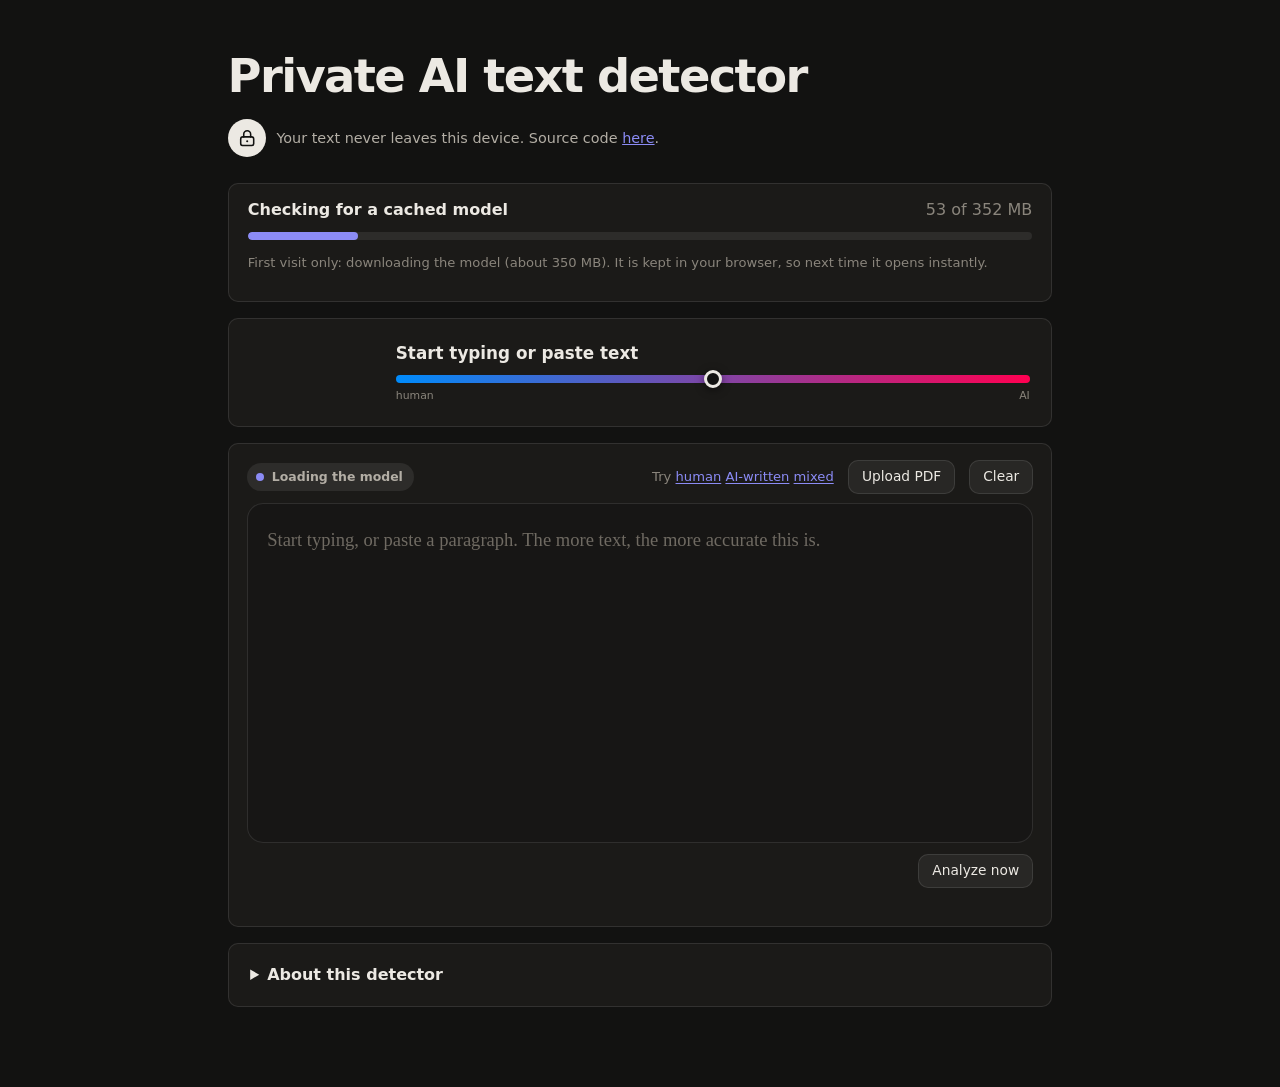
<file: app/index.html>
<!doctype html>
<html lang="en">
<head>
<meta charset="utf-8">
<meta name="viewport" content="width=device-width,initial-scale=1">
<title>Private AI text detector</title>
<meta name="description" content="Type or paste text and watch which words look AI-generated, live. The model runs in your browser; your text is never uploaded.">
<meta name="color-scheme" content="dark">
<meta name="theme-color" content="#121211">
<link rel="icon" href="favicon.svg" type="image/svg+xml">
<link rel="stylesheet" href="style.css">
<script src="coi-serviceworker.js"></script>
</head>
<body>
<main>
  <header>
    <h1>Private AI text detector</h1>
    <p class="privacy"><svg viewBox="0 0 24 24" width="22" height="22" fill="none" stroke="currentColor" stroke-width="1.7" stroke-linecap="round" stroke-linejoin="round" aria-hidden="true"><rect x="4.5" y="10.5" width="15" height="10" rx="2.5"/><path d="M8 10.5V7.5a4 4 0 0 1 8 0v3"/><circle cx="12" cy="15.5" r="1.2" fill="currentColor" stroke="none"/></svg><span>Your text never leaves this device. Source code <a href="https://github.com/csinva/ai-text-detector/tree/main/app" target="_blank" rel="noopener">here</a>.</span></p>
  </header>

  <section id="loader" class="loader" aria-live="polite">
    <div class="row"><strong id="loader-title">Starting</strong><span id="loader-detail" class="muted"></span></div>
    <div class="bar" role="progressbar" aria-valuemin="0" aria-valuemax="100" aria-valuenow="0"><i id="loader-fill"></i></div>
    <p id="loader-note" class="muted small">First visit only: downloading the model (about 350 MB). It is kept in your browser, so next time it opens instantly.</p>
  </section>

  <section class="score card idle" id="scorecard" aria-live="polite">
    <div class="num"><span id="score">&ndash;</span><small id="score-unit">%</small></div>
    <div class="side">
      <div class="verdict" id="verdict">Start typing or paste text</div>
      <div class="meter"><i id="meter-dot"></i></div>
      <div class="ends"><span>human</span><span>AI</span></div>
    </div>
  </section>

  <section class="card editor-card">
    <div class="editor-head">
      <span class="chip" id="status" data-state="loading"><i class="dot"></i><span id="status-text">Loading the model</span></span>
      <span class="grow"></span>
      <span id="count" class="muted small"></span>
      <span class="samples small muted">Try
        <button type="button" class="link" data-sample="human">human</button>
        <button type="button" class="link" data-sample="ai">AI-written</button>
        <button type="button" class="link" data-sample="mixed">mixed</button>
      </span>
      <button id="pdf-btn" type="button" class="ghost">Upload PDF</button>
      <input id="pdf-input" type="file" accept="application/pdf,.pdf" hidden>
      <button id="clear" type="button" class="ghost">Clear</button>
    </div>
    <div class="editor" id="editor">
      <div class="mirror" id="mirror" aria-hidden="true"></div>
      <textarea id="input" rows="8" spellcheck="false" autocomplete="off" aria-label="Text to analyze" placeholder="Start typing, or paste a paragraph. The more text, the more accurate this is."></textarea>
    </div>
    <div class="legend small muted">
      <span class="grow"></span>
      <button id="analyze" type="button" class="ghost" title="Ctrl or Cmd + Enter">Analyze now</button>
    </div>
    <p id="msg" class="small" role="status"></p>
  </section>

  <details class="card about">
    <summary>About this detector</summary>
    <p>The model is voyage-4-nano (Apache-2.0) fine-tuned to give each token a probability of being AI-written and the whole text a score. It was trained only on data with licences that allow commercial use. The page runs it with <a href="https://onnxruntime.ai/">ONNX Runtime Web</a> (int8 weights, WebAssembly), so no server sees your text.</p>
    <ul>
      <li><b>Live reading.</b> The page re-reads the text a moment after you pause or finish a few words, and right away when you paste. Words still waiting for the model shimmer; a light sweeps across them as they are scored.</li>
      <li><b>Score.</b> The large number is the model's estimate that the text is AI-written. For text that mixes both, it tracks the share of AI text rather than giving a yes or no.</li>
      <li><b>Not for decisions about people.</b> Short passages, informal writing and text rewritten by paraphrasing tools are the least reliable, and detectors err in both directions. Do not use a score as evidence that someone cheated.</li>
      <li><b>Long texts.</b> Long texts are read from top to bottom in windows of about 1,000 tokens, and the highlights fill in as each window finishes (about 25 seconds per 100,000 characters). Texts over 300,000 characters are cut.</li>
    </ul>
    <p class="small muted"><span id="runinfo"></span></p>
  </details>
</main>
<noscript><p class="card">This page needs JavaScript and WebAssembly.</p></noscript>
<script type="module" src="js/app.js"></script>
</body>
</html>
</file>
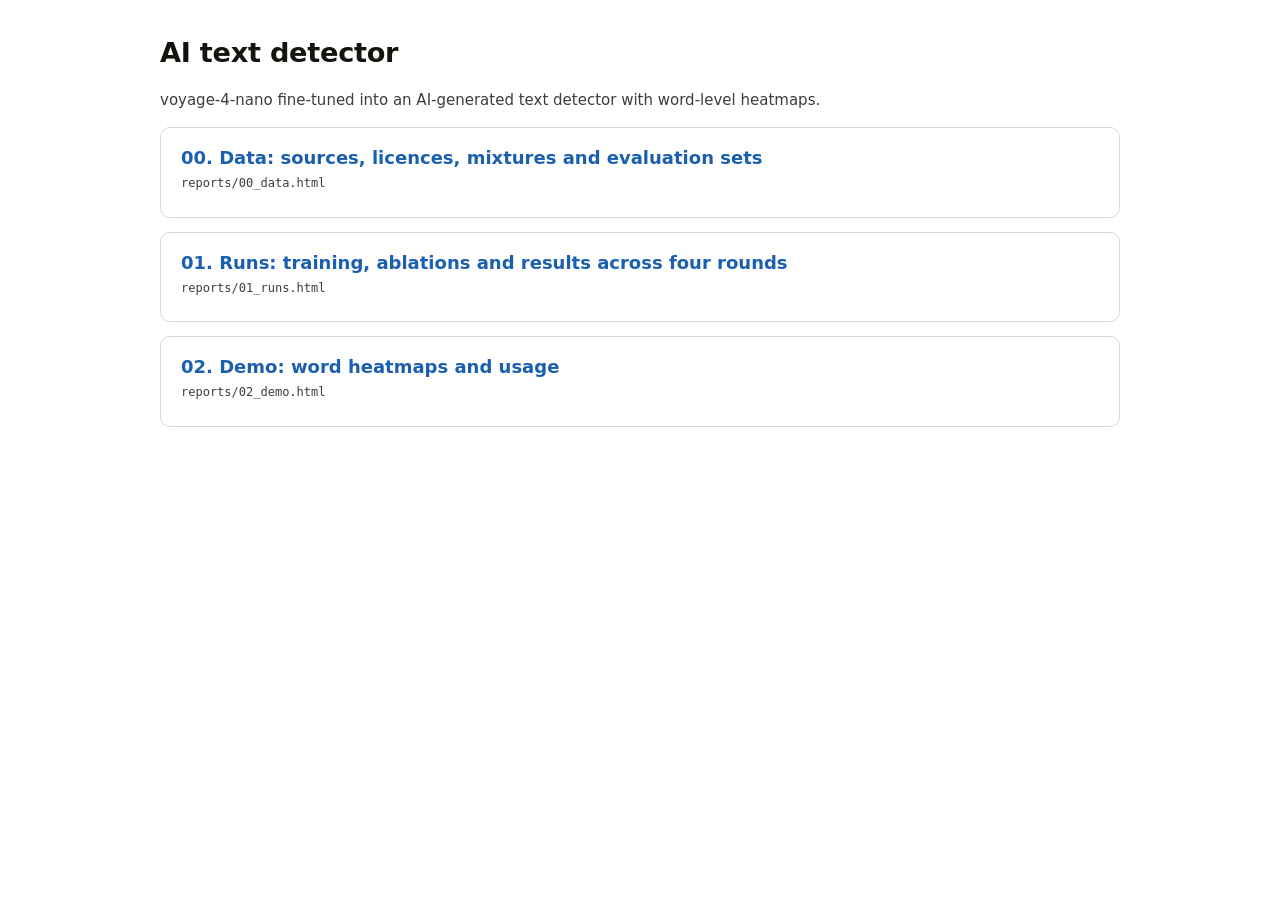
<file: reports/index.html>
<!doctype html><html lang="en"><head><meta charset="utf-8">
<meta name="viewport" content="width=device-width,initial-scale=1">
<title>AI text detector reports</title>
<link rel="stylesheet" href="theme.css"></head><body>
<h1>AI text detector</h1>
<p class="lead">voyage-4-nano fine-tuned into an AI-generated text detector with word-level heatmaps.</p>
<a class="card" href="00_data.html">
  <div class="t">00. Data: sources, licences, mixtures and evaluation sets</div>
  <div class="f">reports/00_data.html</div>
</a>
<a class="card" href="01_runs.html">
  <div class="t">01. Runs: training, ablations and results across four rounds</div>
  <div class="f">reports/01_runs.html</div>
</a>
<a class="card" href="02_demo.html">
  <div class="t">02. Demo: word heatmaps and usage</div>
  <div class="f">reports/02_demo.html</div>
</a>
</body></html>
</file>
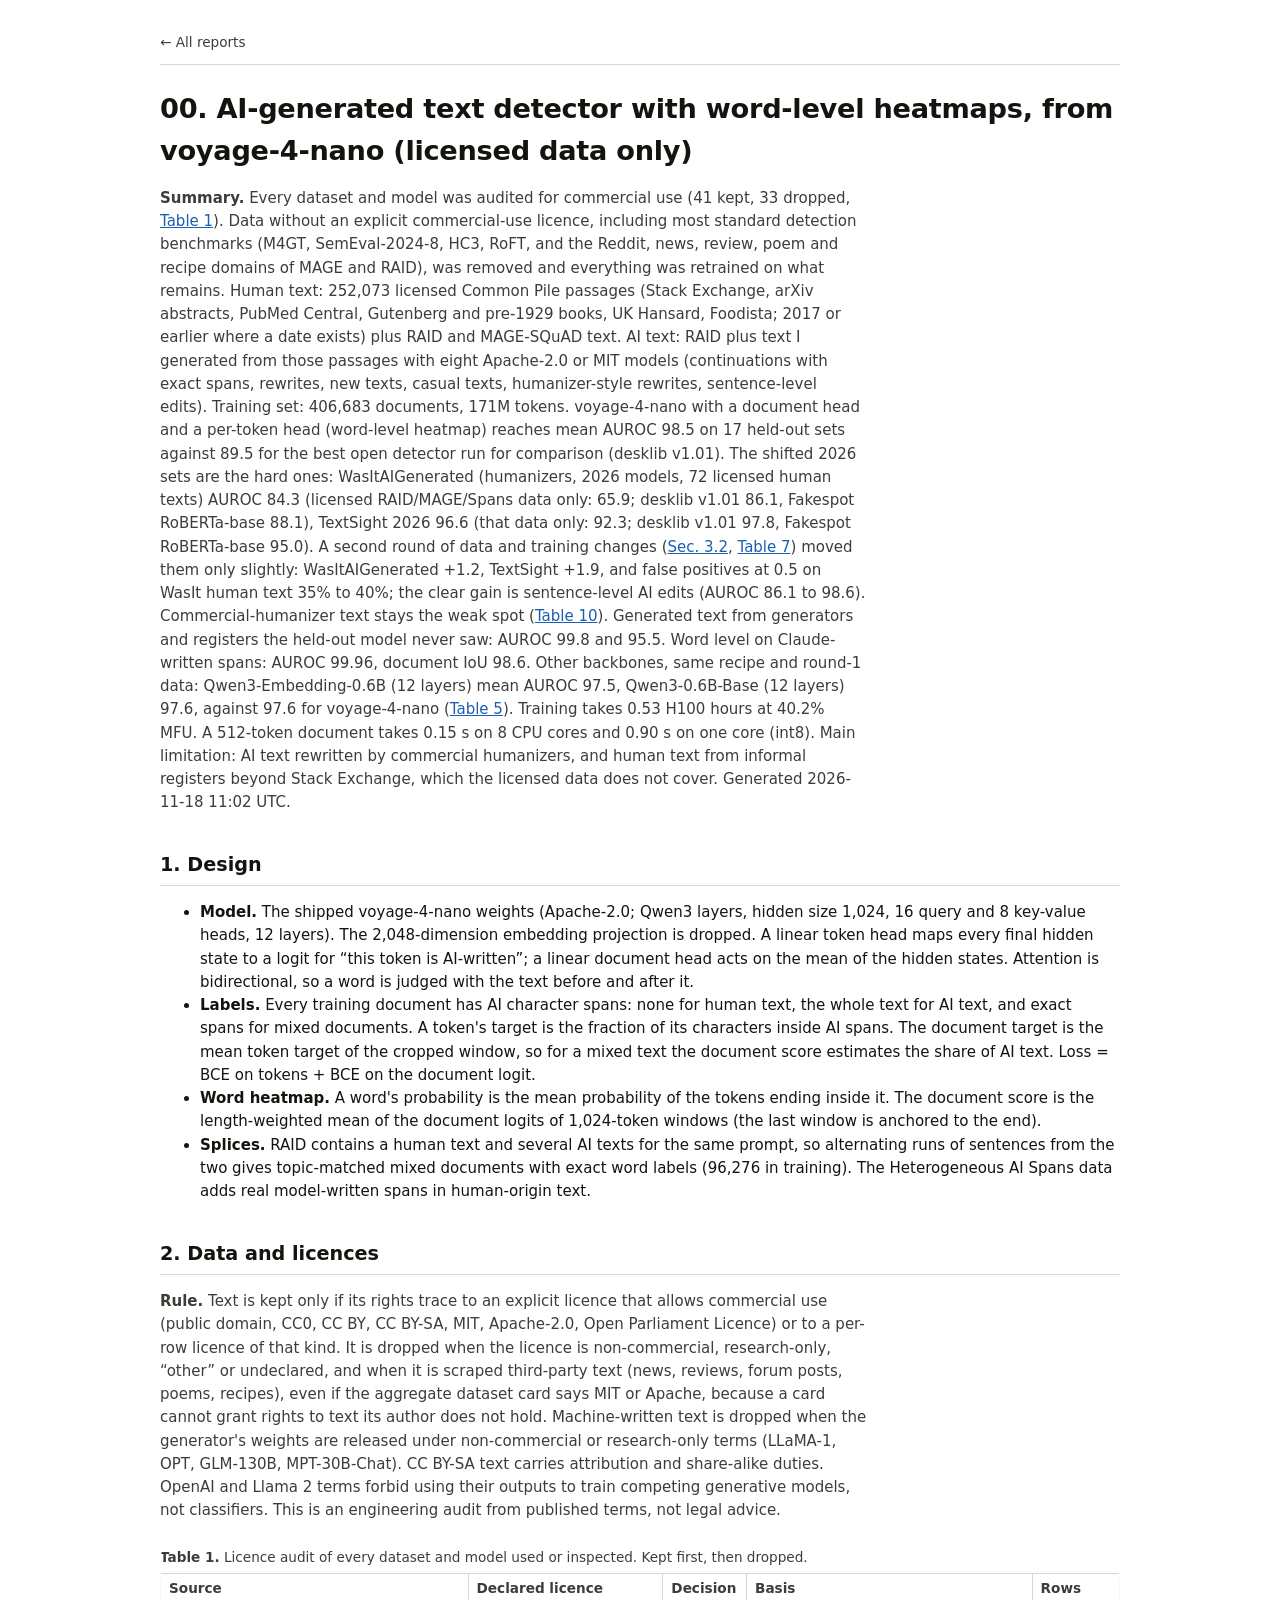
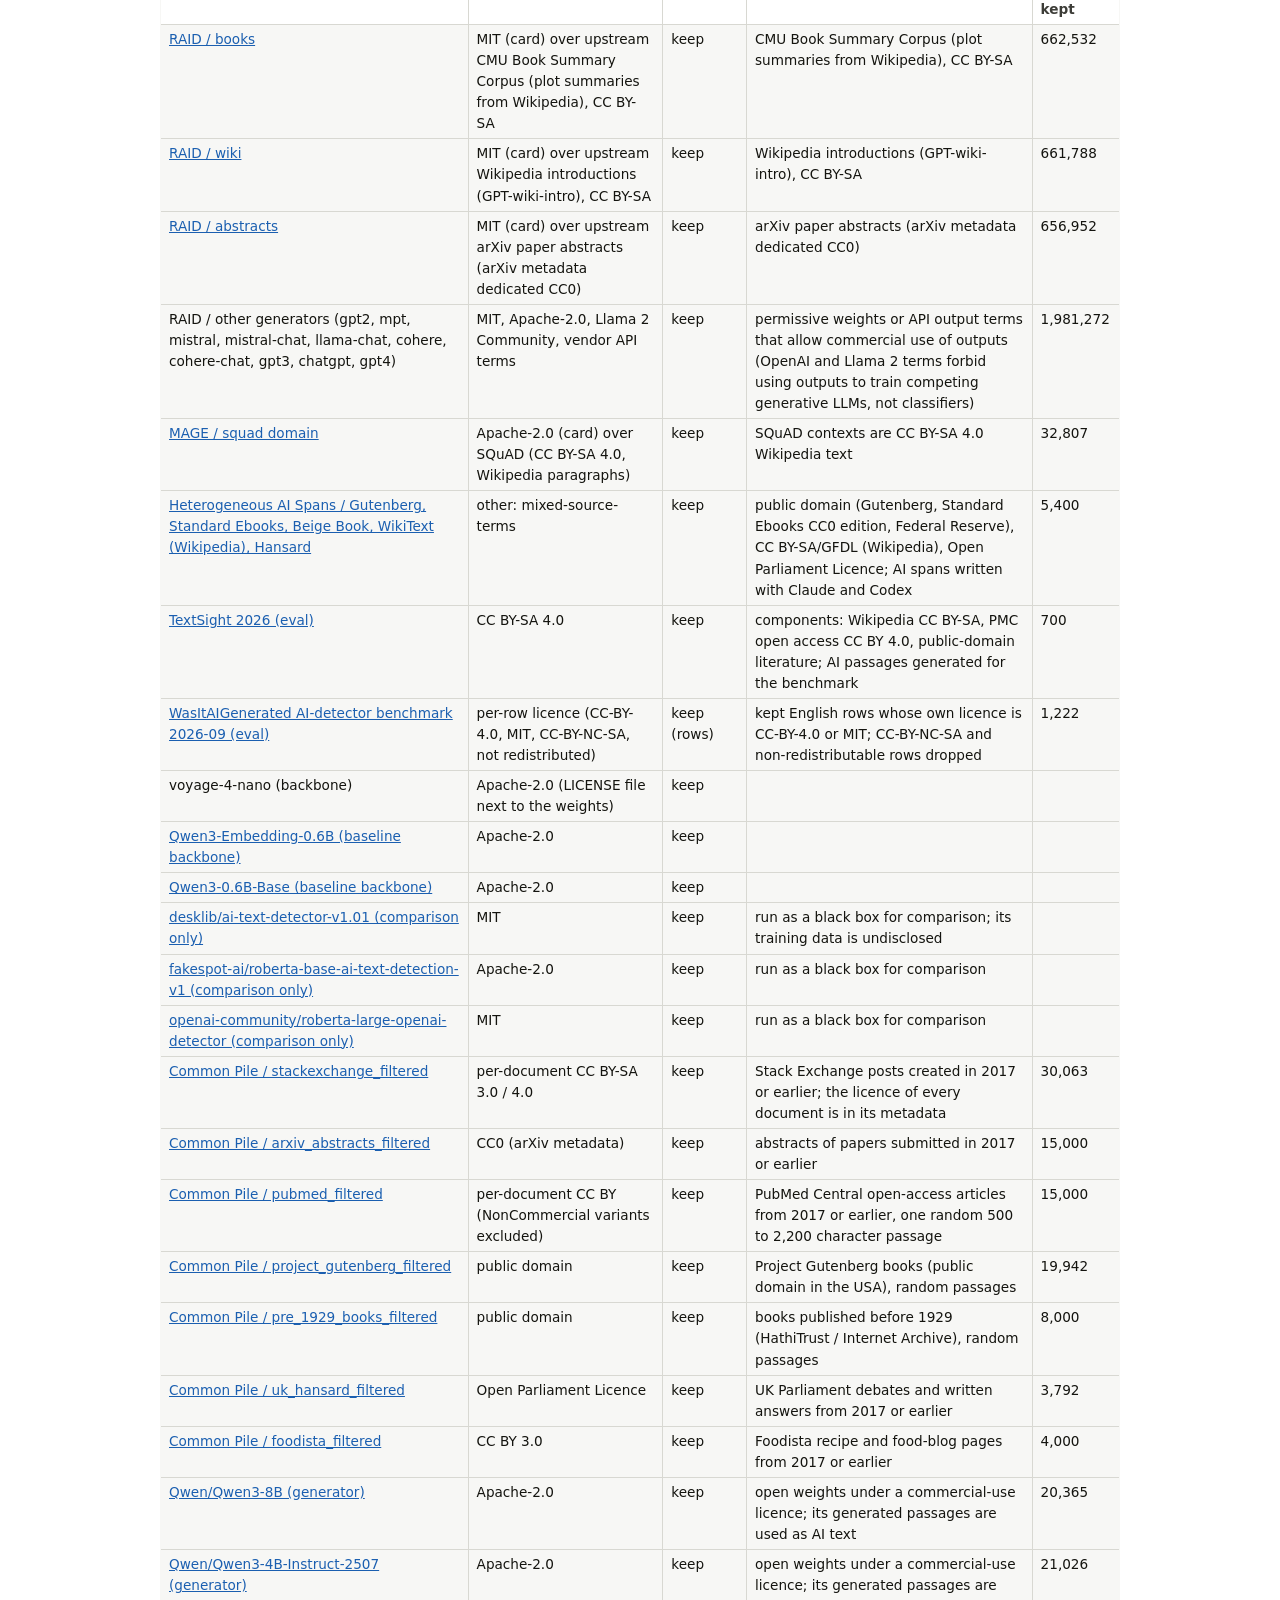
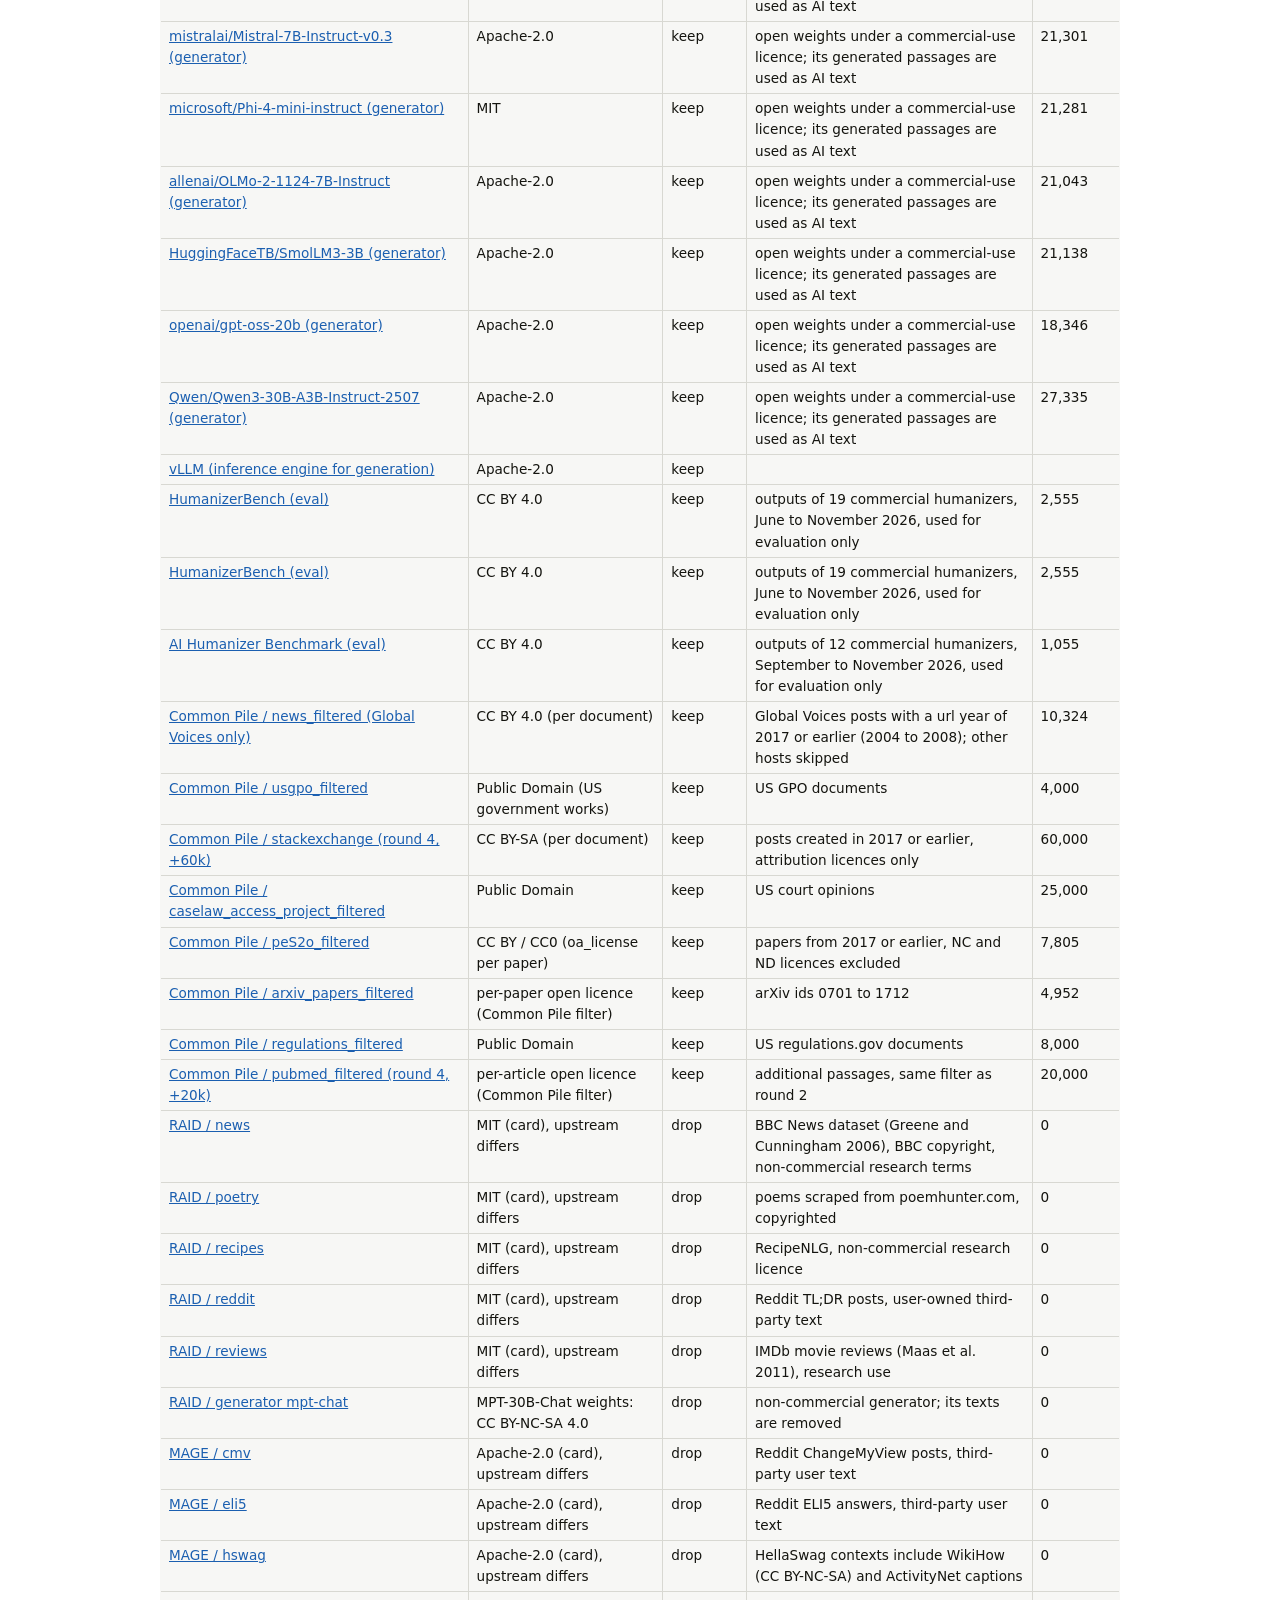
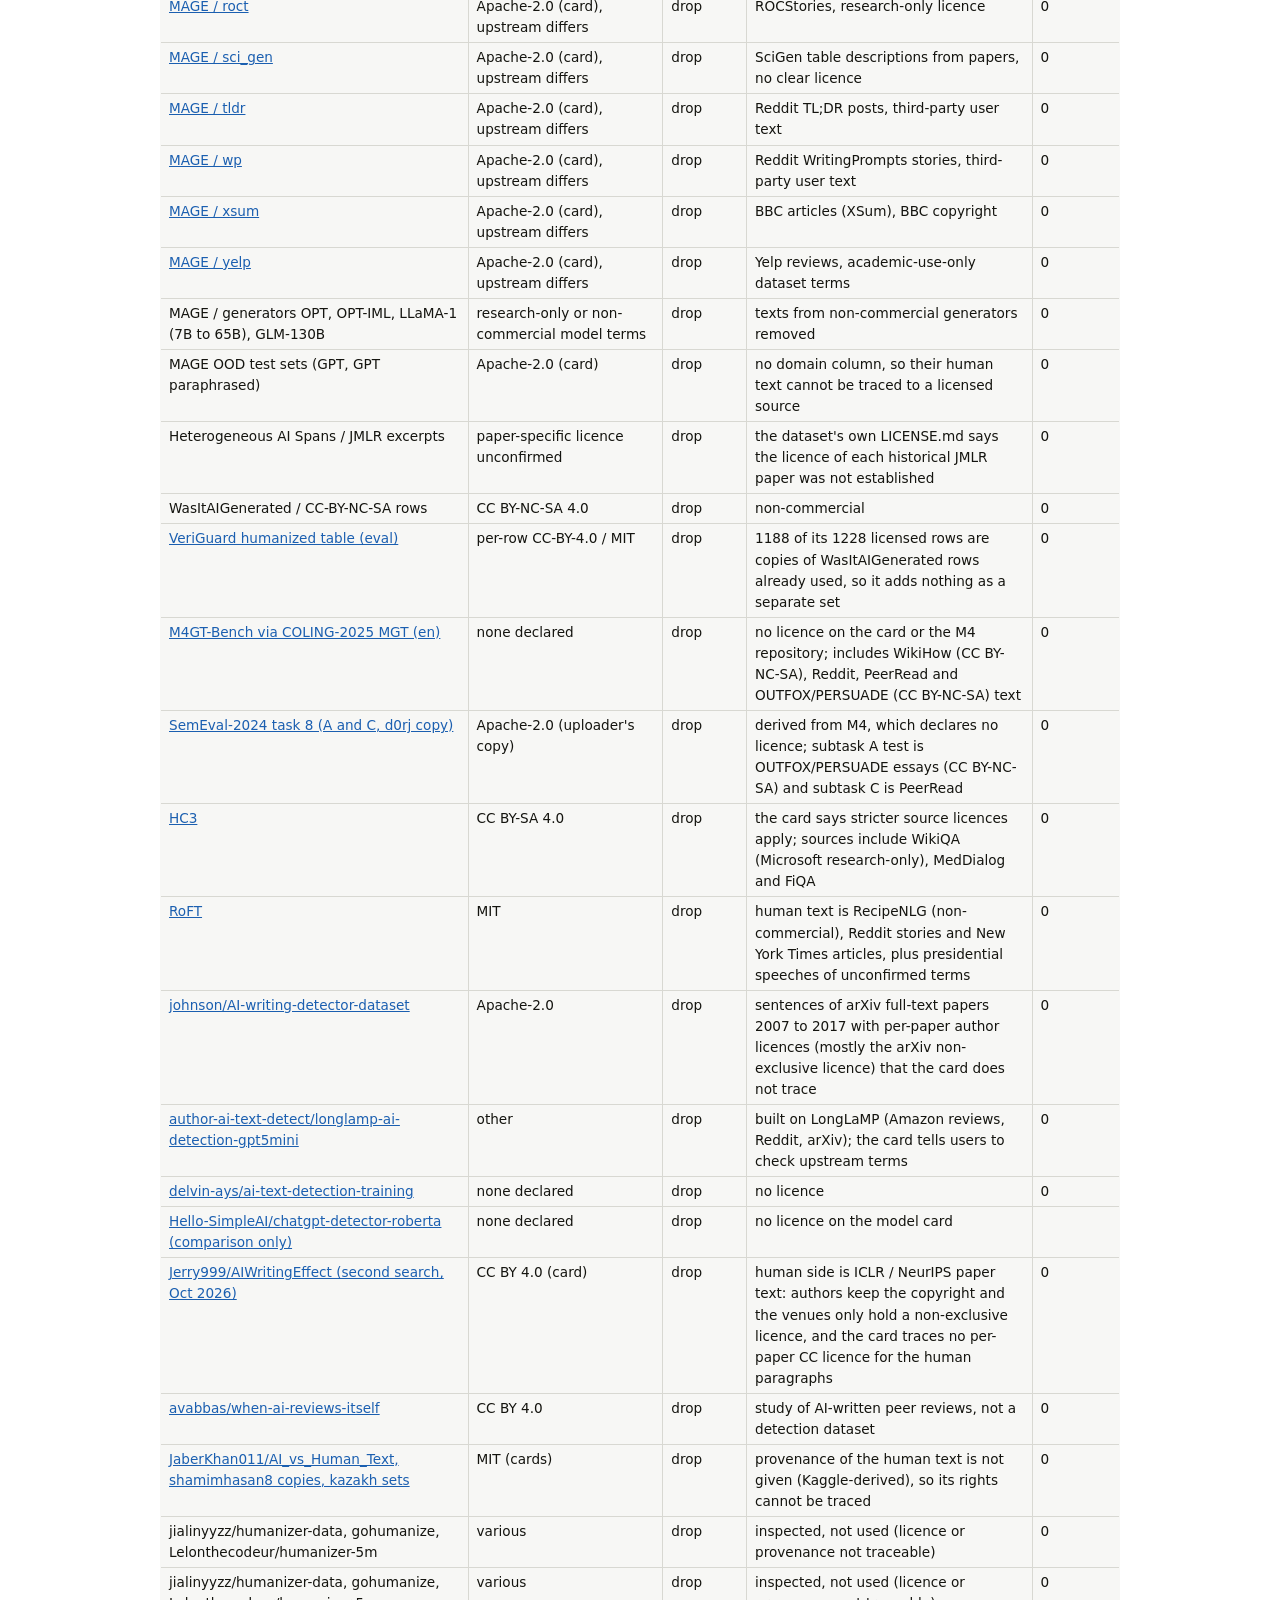
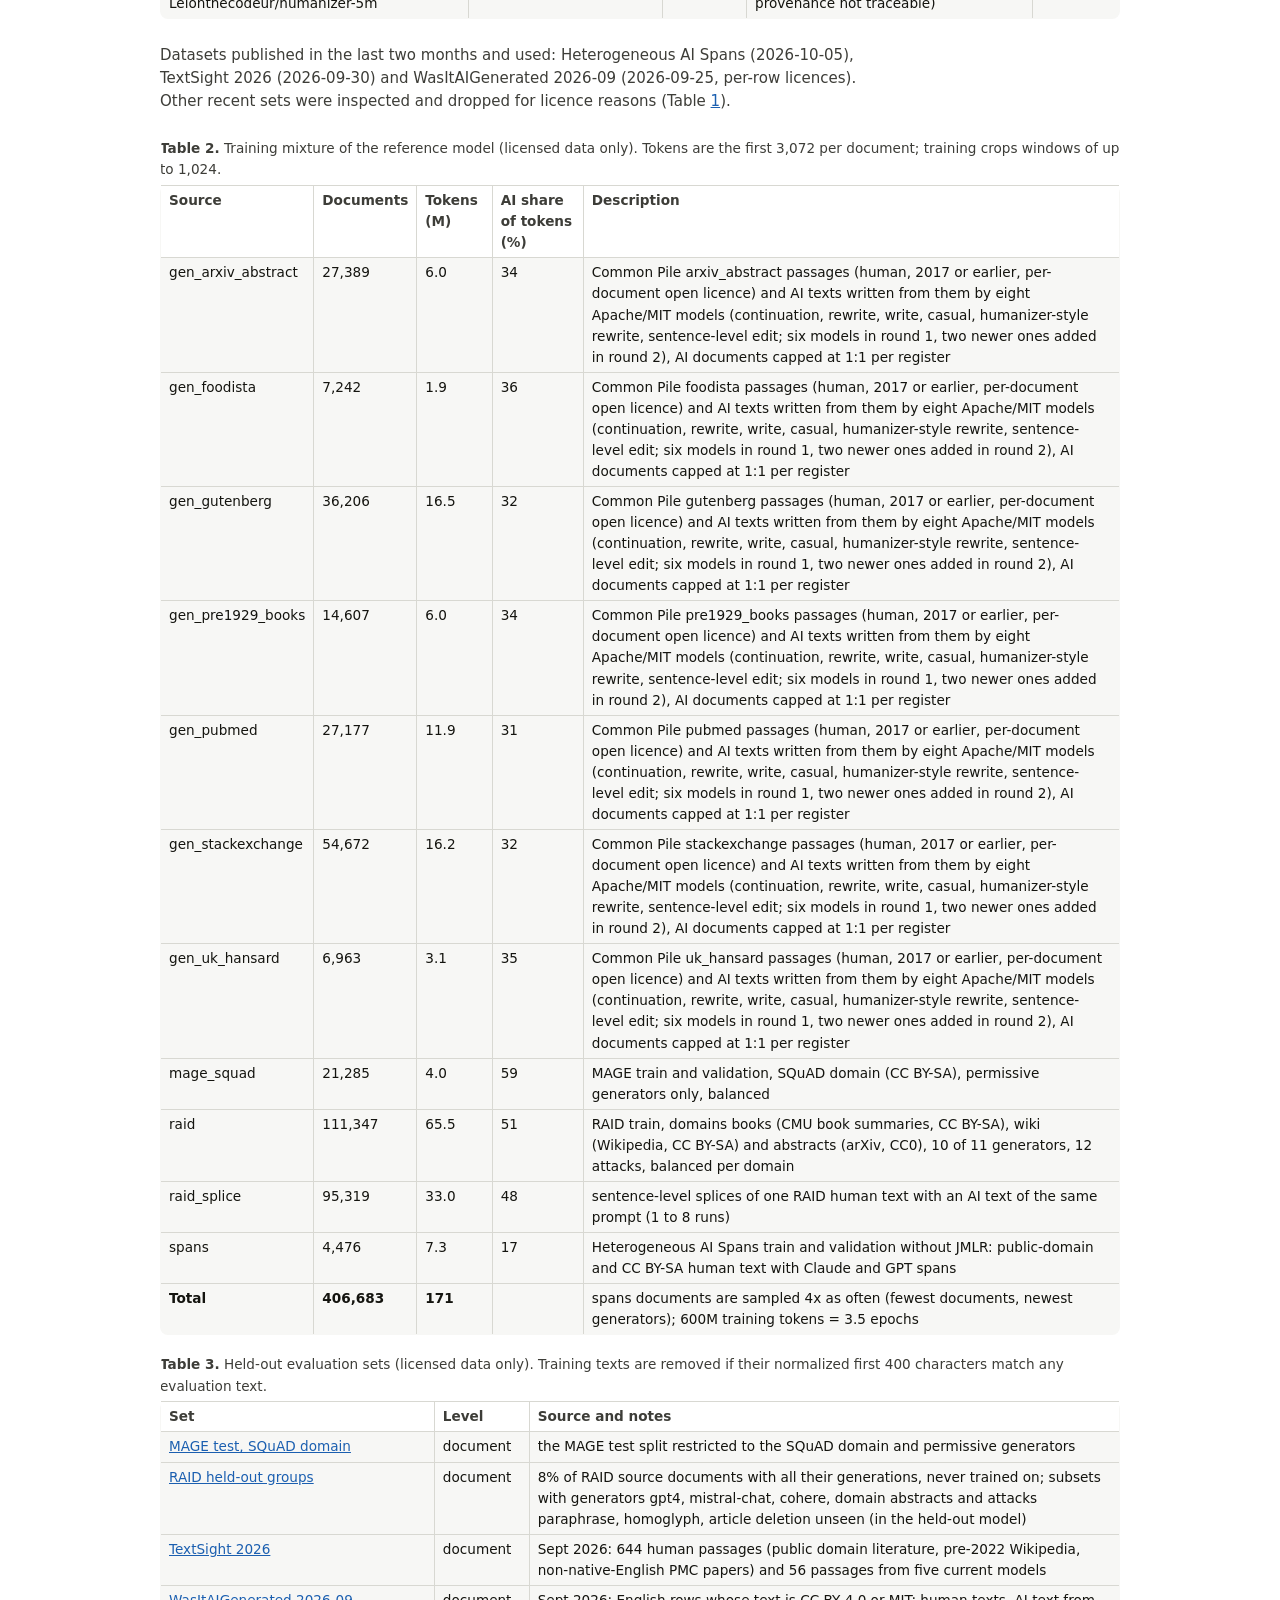
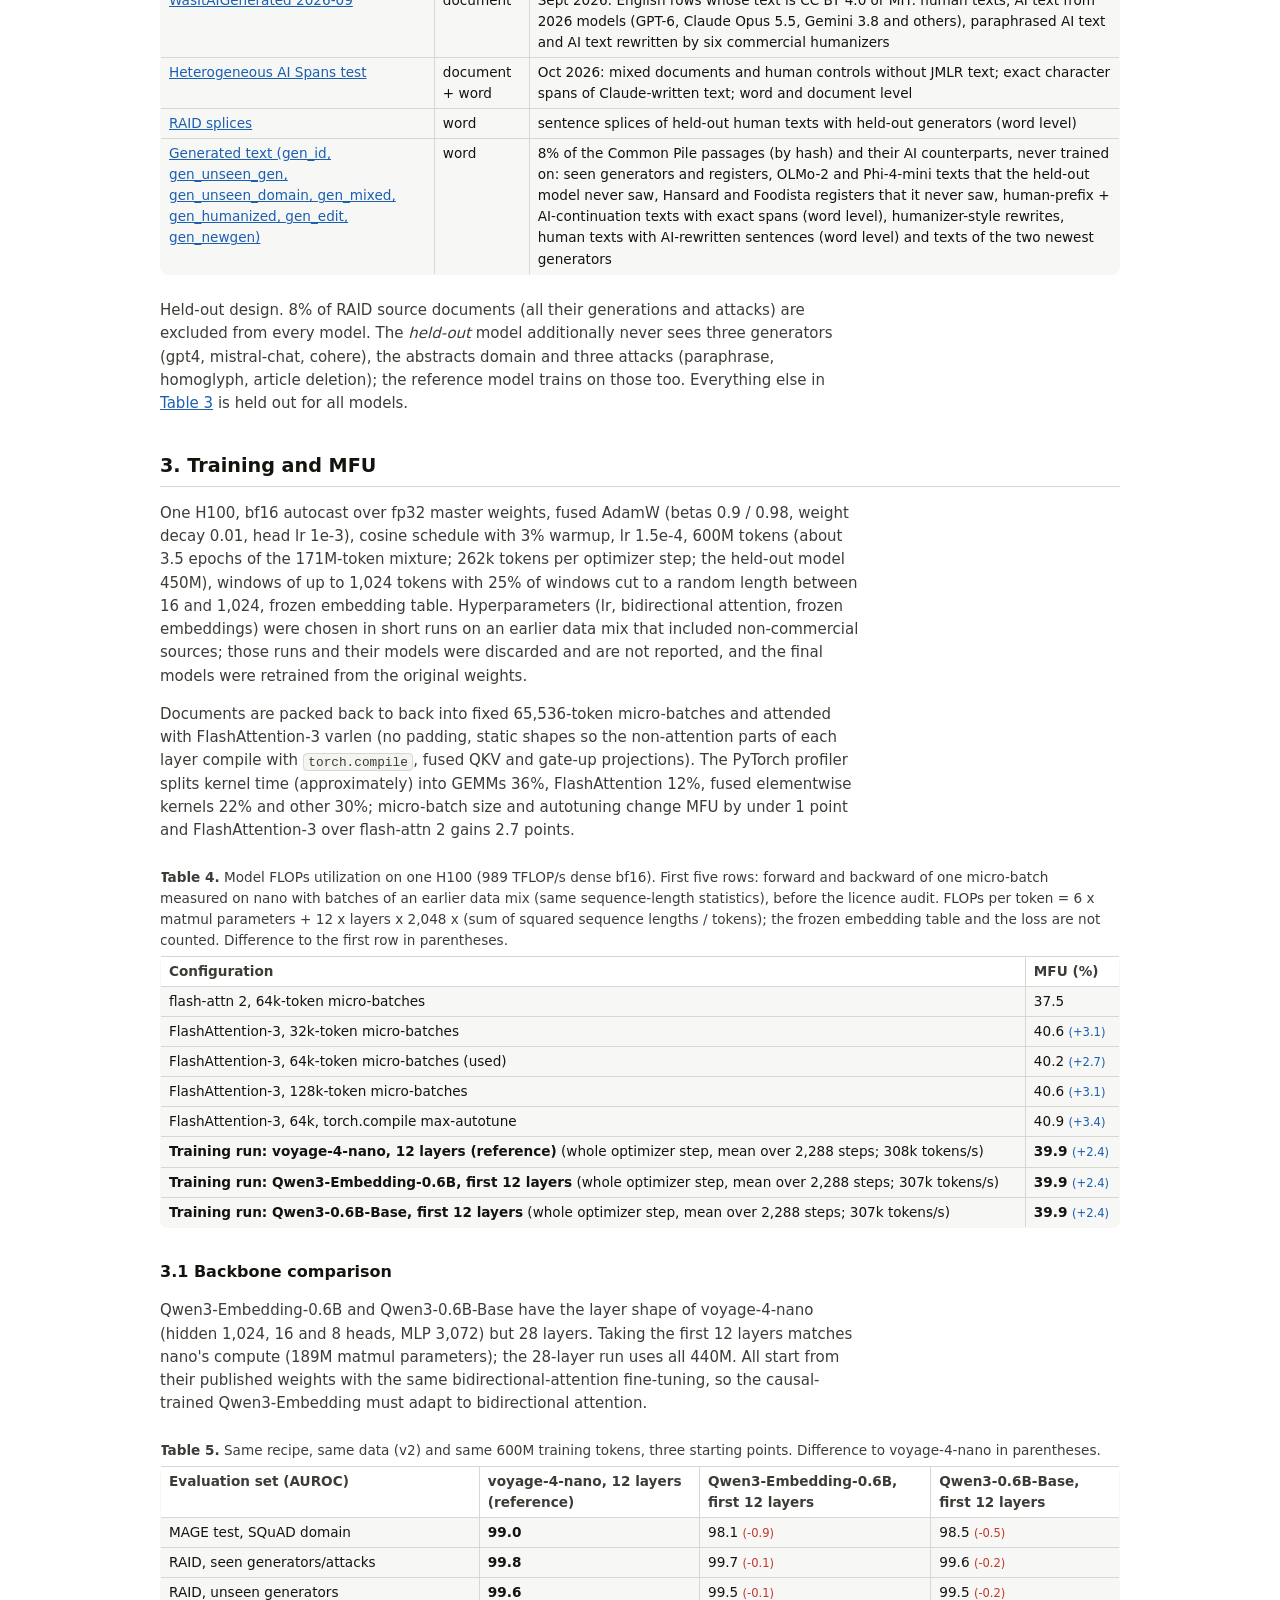
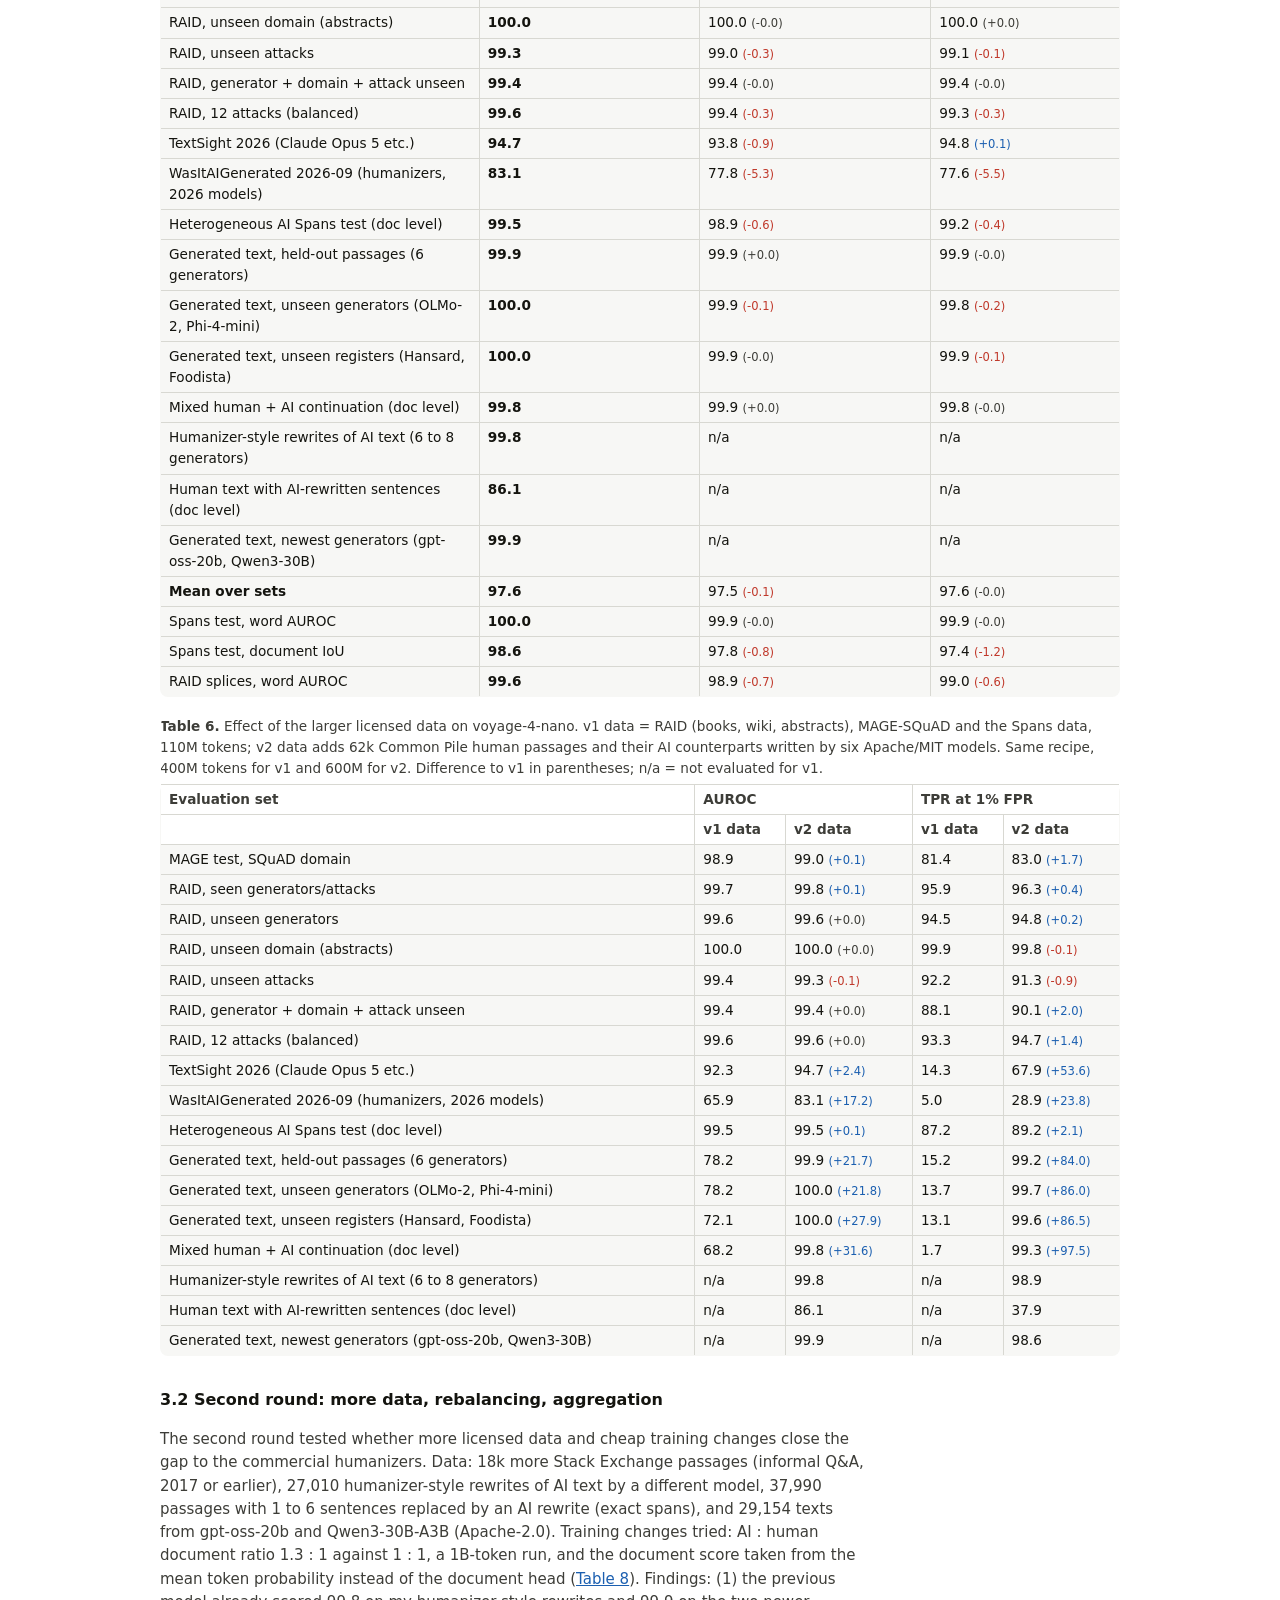
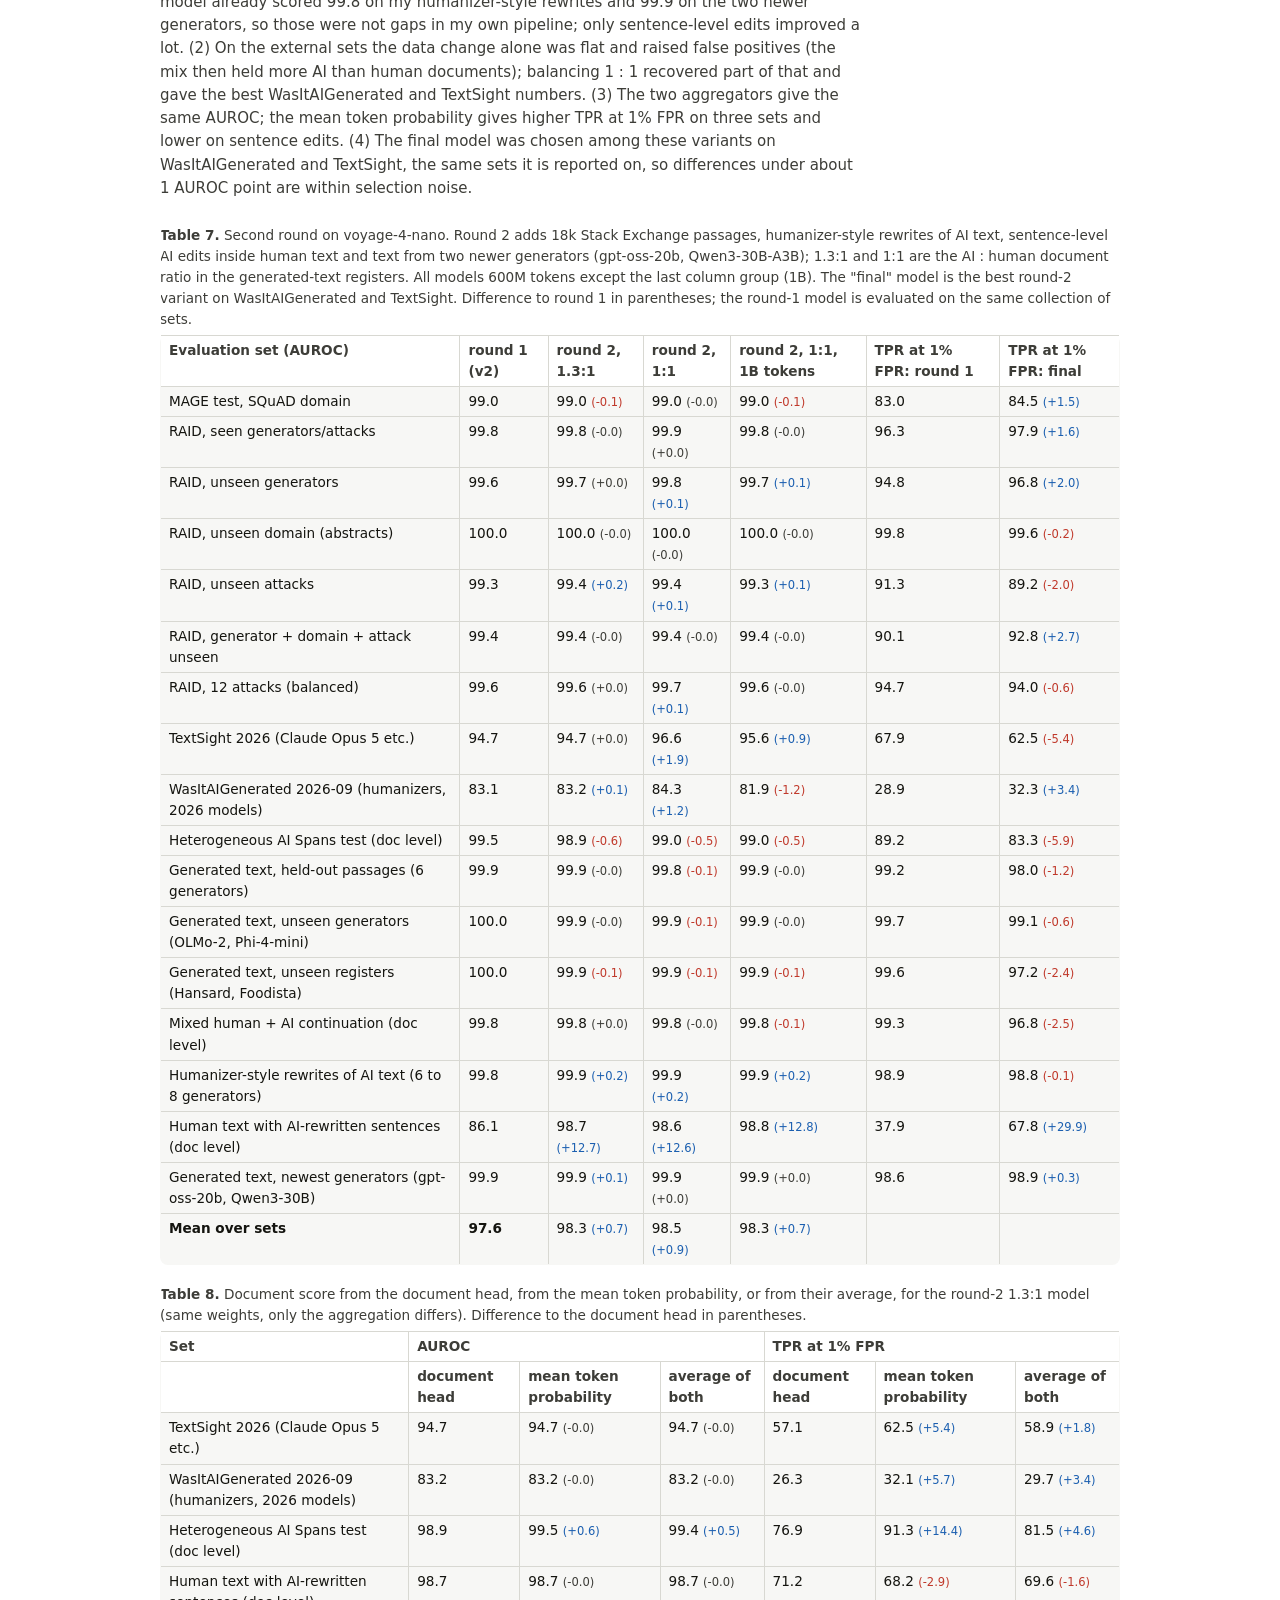
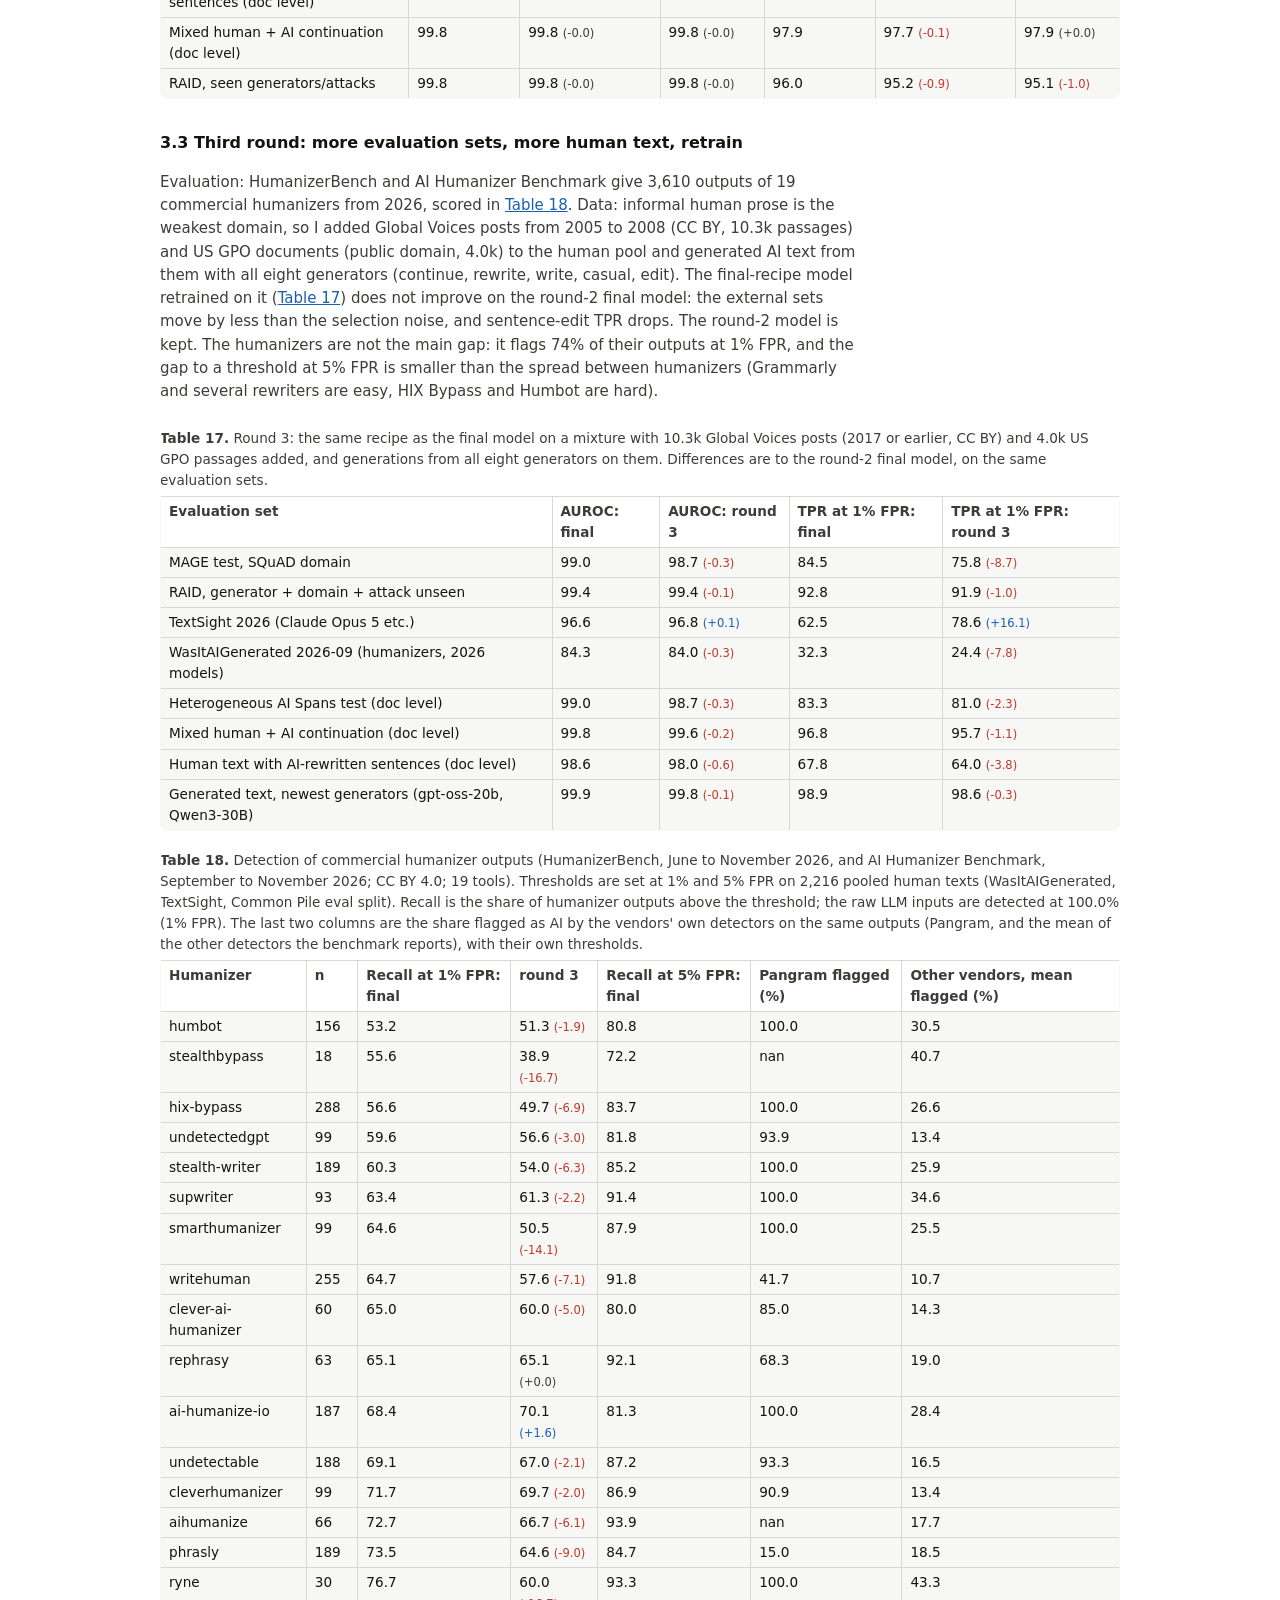
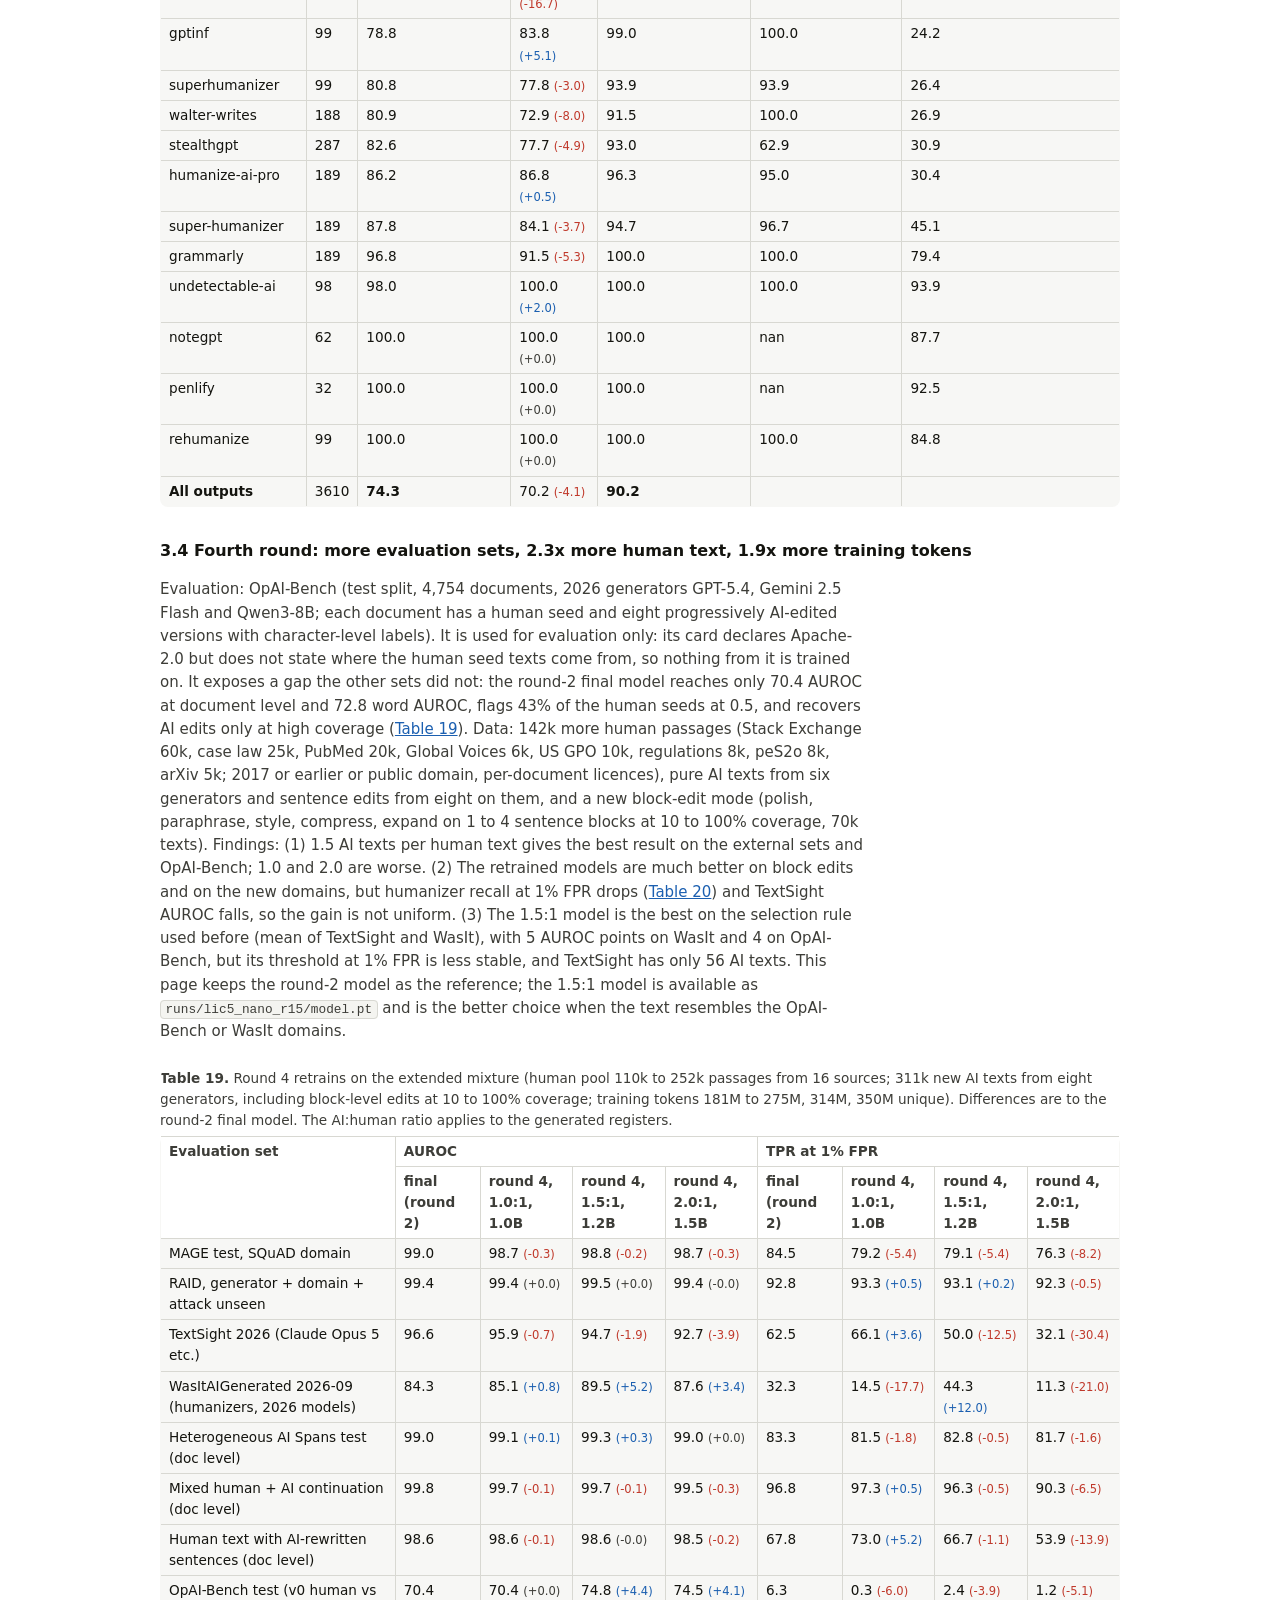
<file: reports/00_ai_text_detector.html>
<!doctype html><html lang=en><head><meta charset=utf-8><meta name=viewport content='width=device-width,initial-scale=1'><title>AI text detector</title><link rel=stylesheet href='theme.css'><style>.pos{color:var(--accent)} .neg{color:var(--bad)} .wide{overflow-x:auto} .dd{font-size:.72rem;color:var(--text-2);font-weight:400} .dd.pos{color:var(--accent)} .dd.neg{color:var(--bad)}
table{border-collapse:collapse;font-size:.85rem;margin:.6rem 0} th,td{border:1px solid var(--border);padding:.25rem .5rem;text-align:left;vertical-align:top} caption{margin-bottom:.3rem;font-size:.85rem;color:var(--text-2)}
.hmx{--ink:#1c1917;--muted:#78716c;--line:#e7e5e4;font-family:system-ui,-apple-system,"Segoe UI",Roboto,sans-serif;color:var(--ink);background:#fff;
  border:1px solid var(--line);border-radius:18px;box-shadow:0 1px 2px rgba(28,25,23,.04),0 12px 32px rgba(28,25,23,.06);padding:1.3rem 1.5rem 1.1rem;margin:1.4rem 0;max-width:46rem}
.hmx *{box-sizing:border-box}
.hmx .top{display:flex;align-items:flex-end;justify-content:space-between;gap:1rem;flex-wrap:wrap}
.hmx .ttl{font-size:.74rem;letter-spacing:.07em;text-transform:uppercase;color:var(--muted);font-weight:600;max-width:30rem;line-height:1.4}
.hmx .score{font-size:2.3rem;font-weight:700;letter-spacing:-.03em;line-height:1}
.hmx .score small{font-size:.8rem;font-weight:500;color:var(--muted);letter-spacing:0;margin-left:.35rem}
.hmx .meter{position:relative;height:8px;border-radius:99px;margin:.8rem 0 .25rem;background:linear-gradient(90deg,#34d399 0%,#fde68a 50%,#fb7185 100%)}
.hmx .meter i{position:absolute;top:-4px;width:16px;height:16px;margin-left:-8px;border-radius:50%;background:#fff;border:3px solid var(--ink);box-shadow:0 1px 4px rgba(0,0,0,.25)}
.hmx .ends{display:flex;justify-content:space-between;font-size:.68rem;color:var(--muted)}
.hmx .map{display:flex;gap:2px;height:14px;margin:1rem 0 .2rem}
.hmx .map b{flex:1;border-radius:3px;background:#f5f5f4}
.hmx .maplab{font-size:.68rem;color:var(--muted);margin-bottom:1rem}
.hmx .txt{font-family:Charter,"Iowan Old Style","Palatino Linotype",Georgia,serif;font-size:1.02rem;line-height:2.05;white-space:pre-wrap;color:#292524}
.hmx .w{background:var(--c,transparent);border-radius:.38em;padding:.12em .08em;margin:0 -.08em;-webkit-box-decoration-break:clone;box-decoration-break:clone}
.hmx .w.t{text-decoration:underline dotted 2px #1c1917;text-underline-offset:.28em}
.hmx .leg{display:flex;align-items:center;gap:.6rem;margin-top:1rem;font-size:.7rem;color:var(--muted)}
.hmx .leg span.bar{flex:0 0 9rem;height:8px;border-radius:99px;background:linear-gradient(90deg,#fff 0%,rgba(251,191,36,.35) 35%,rgba(251,113,133,.6) 65%,rgba(225,29,72,.85) 100%);border:1px solid #f0efed}
</style></head><body>
<nav class=topnav><a href='index.html'>&larr; All reports</a></nav>
<h1>00. AI-generated text detector with word-level heatmaps, from voyage-4-nano (licensed data only)</h1>
<p class=box><b>Summary.</b> Every dataset and model was audited for commercial use (41 kept, 33 dropped, <a href='#tab-1'>Table 1</a>). Data without an explicit commercial-use licence, including most standard detection benchmarks (M4GT, SemEval-2024-8, HC3, RoFT, and the Reddit, news, review, poem and recipe domains of MAGE and RAID), was removed and everything was retrained on what remains. Human text: 252,073 licensed Common Pile passages (Stack Exchange, arXiv abstracts, PubMed Central, Gutenberg and pre-1929 books, UK Hansard, Foodista; 2017 or earlier where a date exists) plus RAID and MAGE-SQuAD text. AI text: RAID plus text I generated from those passages with eight Apache-2.0 or MIT models (continuations with exact spans, rewrites, new texts, casual texts, humanizer-style rewrites, sentence-level edits). Training set: 406,683 documents, 171M tokens. voyage-4-nano with a document head and a per-token head (word-level heatmap) reaches mean AUROC 98.5 on 17 held-out sets against 89.5 for the best open detector run for comparison (desklib v1.01). The shifted 2026 sets are the hard ones: WasItAIGenerated (humanizers, 2026 models, 72 licensed human texts) AUROC 84.3 (licensed RAID/MAGE/Spans data only: 65.9; desklib v1.01 86.1, Fakespot RoBERTa-base 88.1), TextSight 2026 96.6 (that data only: 92.3; desklib v1.01 97.8, Fakespot RoBERTa-base 95.0). A second round of data and training changes (<a href='#sec-3-2'>Sec. 3.2</a>, <a href='#tab-7'>Table 7</a>) moved them only slightly: WasItAIGenerated +1.2, TextSight +1.9, and false positives at 0.5 on WasIt human text 35% to 40%; the clear gain is sentence-level AI edits (AUROC 86.1 to 98.6). Commercial-humanizer text stays the weak spot (<a href='#tab-10'>Table 10</a>). Generated text from generators and registers the held-out model never saw: AUROC 99.8 and 95.5. Word level on Claude-written spans: AUROC 99.96, document IoU 98.6. Other backbones, same recipe and round-1 data: Qwen3-Embedding-0.6B (12 layers) mean AUROC 97.5, Qwen3-0.6B-Base (12 layers) 97.6, against 97.6 for voyage-4-nano (<a href='#tab-5'>Table 5</a>). Training takes 0.53 H100 hours at 40.2% MFU. A 512-token document takes 0.15 s on 8 CPU cores and 0.90 s on one core (int8). Main limitation: AI text rewritten by commercial humanizers, and human text from informal registers beyond Stack Exchange, which the licensed data does not cover. Generated 2026-11-18 11:02 UTC.</p>
<h2 id=sec-1>1. Design</h2><ul><li><b>Model.</b> The shipped voyage-4-nano weights (Apache-2.0; Qwen3 layers, hidden size 1,024, 16 query and 8 key-value heads, 12 layers). The 2,048-dimension embedding projection is dropped. A linear token head maps every final hidden state to a logit for &ldquo;this token is AI-written&rdquo;; a linear document head acts on the mean of the hidden states. Attention is bidirectional, so a word is judged with the text before and after it.</li><li><b>Labels.</b> Every training document has AI character spans: none for human text, the whole text for AI text, and exact spans for mixed documents. A token's target is the fraction of its characters inside AI spans. The document target is the mean token target of the cropped window, so for a mixed text the document score estimates the share of AI text. Loss = BCE on tokens + BCE on the document logit.</li><li><b>Word heatmap.</b> A word's probability is the mean probability of the tokens ending inside it. The document score is the length-weighted mean of the document logits of 1,024-token windows (the last window is anchored to the end).</li><li><b>Splices.</b> RAID contains a human text and several AI texts for the same prompt, so alternating runs of sentences from the two gives topic-matched mixed documents with exact word labels (96,276 in training). The Heterogeneous AI Spans data adds real model-written spans in human-origin text.</li></ul>
<h2 id=sec-2>2. Data and licences</h2>
<p><b>Rule.</b> Text is kept only if its rights trace to an explicit licence that allows commercial use (public domain, CC0, CC BY, CC BY-SA, MIT, Apache-2.0, Open Parliament Licence) or to a per-row licence of that kind. It is dropped when the licence is non-commercial, research-only, &ldquo;other&rdquo; or undeclared, and when it is scraped third-party text (news, reviews, forum posts, poems, recipes), even if the aggregate dataset card says MIT or Apache, because a card cannot grant rights to text its author does not hold. Machine-written text is dropped when the generator's weights are released under non-commercial or research-only terms (LLaMA-1, OPT, GLM-130B, MPT-30B-Chat). CC BY-SA text carries attribution and share-alike duties. OpenAI and Llama 2 terms forbid using their outputs to train competing generative models, not classifiers. This is an engineering audit from published terms, not legal advice.</p>
<div class=wide><table id=tab-1><caption style="text-align:left"><b>Table 1.</b> Licence audit of every dataset and model used or inspected. Kept first, then dropped.</caption><tr><th>Source</th><th>Declared licence</th><th>Decision</th><th>Basis</th><th>Rows kept</th></tr><tr><td><a href='https://huggingface.co/datasets/liamdugan/raid'>RAID / books</a></td><td>MIT (card) over upstream CMU Book Summary Corpus (plot summaries from Wikipedia), CC BY-SA</td><td>keep</td><td>CMU Book Summary Corpus (plot summaries from Wikipedia), CC BY-SA</td><td>662,532</td></tr><tr><td><a href='https://huggingface.co/datasets/liamdugan/raid'>RAID / wiki</a></td><td>MIT (card) over upstream Wikipedia introductions (GPT-wiki-intro), CC BY-SA</td><td>keep</td><td>Wikipedia introductions (GPT-wiki-intro), CC BY-SA</td><td>661,788</td></tr><tr><td><a href='https://huggingface.co/datasets/liamdugan/raid'>RAID / abstracts</a></td><td>MIT (card) over upstream arXiv paper abstracts (arXiv metadata dedicated CC0)</td><td>keep</td><td>arXiv paper abstracts (arXiv metadata dedicated CC0)</td><td>656,952</td></tr><tr><td>RAID / other generators (gpt2, mpt, mistral, mistral-chat, llama-chat, cohere, cohere-chat, gpt3, chatgpt, gpt4)</td><td>MIT, Apache-2.0, Llama 2 Community, vendor API terms</td><td>keep</td><td>permissive weights or API output terms that allow commercial use of outputs (OpenAI and Llama 2 terms forbid using outputs to train competing generative LLMs, not classifiers)</td><td>1,981,272</td></tr><tr><td><a href='https://huggingface.co/datasets/yaful/MAGE'>MAGE / squad domain</a></td><td>Apache-2.0 (card) over SQuAD (CC BY-SA 4.0, Wikipedia paragraphs)</td><td>keep</td><td>SQuAD contexts are CC BY-SA 4.0 Wikipedia text</td><td>32,807</td></tr><tr><td><a href='https://huggingface.co/datasets/open-text-detector/heterogeneous-ai-spans'>Heterogeneous AI Spans / Gutenberg, Standard Ebooks, Beige Book, WikiText (Wikipedia), Hansard</a></td><td>other: mixed-source-terms</td><td>keep</td><td>public domain (Gutenberg, Standard Ebooks CC0 edition, Federal Reserve), CC BY-SA/GFDL (Wikipedia), Open Parliament Licence; AI spans written with Claude and Codex</td><td>5,400</td></tr><tr><td><a href='https://huggingface.co/datasets/textsightai/ai-text-detection-benchmark-2026'>TextSight 2026 (eval)</a></td><td>CC BY-SA 4.0</td><td>keep</td><td>components: Wikipedia CC BY-SA, PMC open access CC BY 4.0, public-domain literature; AI passages generated for the benchmark</td><td>700</td></tr><tr><td><a href='https://huggingface.co/datasets/wasitaigeneratedcom/ai-detector-benchmark-2026-09'>WasItAIGenerated AI-detector benchmark 2026-09 (eval)</a></td><td>per-row licence (CC-BY-4.0, MIT, CC-BY-NC-SA, not redistributed)</td><td>keep (rows)</td><td>kept English rows whose own licence is CC-BY-4.0 or MIT; CC-BY-NC-SA and non-redistributable rows dropped</td><td>1,222</td></tr><tr><td>voyage-4-nano (backbone)</td><td>Apache-2.0 (LICENSE file next to the weights)</td><td>keep</td><td></td><td></td></tr><tr><td><a href='https://huggingface.co/Qwen/Qwen3-Embedding-0.6B'>Qwen3-Embedding-0.6B (baseline backbone)</a></td><td>Apache-2.0</td><td>keep</td><td></td><td></td></tr><tr><td><a href='https://huggingface.co/Qwen/Qwen3-0.6B-Base'>Qwen3-0.6B-Base (baseline backbone)</a></td><td>Apache-2.0</td><td>keep</td><td></td><td></td></tr><tr><td><a href='https://huggingface.co/desklib/ai-text-detector-v1.01'>desklib/ai-text-detector-v1.01 (comparison only)</a></td><td>MIT</td><td>keep</td><td>run as a black box for comparison; its training data is undisclosed</td><td></td></tr><tr><td><a href='https://huggingface.co/fakespot-ai/roberta-base-ai-text-detection-v1'>fakespot-ai/roberta-base-ai-text-detection-v1 (comparison only)</a></td><td>Apache-2.0</td><td>keep</td><td>run as a black box for comparison</td><td></td></tr><tr><td><a href='https://huggingface.co/openai-community/roberta-large-openai-detector'>openai-community/roberta-large-openai-detector (comparison only)</a></td><td>MIT</td><td>keep</td><td>run as a black box for comparison</td><td></td></tr><tr><td><a href='https://huggingface.co/common-pile/stackexchange_filtered'>Common Pile / stackexchange_filtered</a></td><td>per-document CC BY-SA 3.0 / 4.0</td><td>keep</td><td>Stack Exchange posts created in 2017 or earlier; the licence of every document is in its metadata</td><td>30,063</td></tr><tr><td><a href='https://huggingface.co/common-pile/arxiv_abstracts_filtered'>Common Pile / arxiv_abstracts_filtered</a></td><td>CC0 (arXiv metadata)</td><td>keep</td><td>abstracts of papers submitted in 2017 or earlier</td><td>15,000</td></tr><tr><td><a href='https://huggingface.co/common-pile/pubmed_filtered'>Common Pile / pubmed_filtered</a></td><td>per-document CC BY (NonCommercial variants excluded)</td><td>keep</td><td>PubMed Central open-access articles from 2017 or earlier, one random 500 to 2,200 character passage</td><td>15,000</td></tr><tr><td><a href='https://huggingface.co/common-pile/project_gutenberg_filtered'>Common Pile / project_gutenberg_filtered</a></td><td>public domain</td><td>keep</td><td>Project Gutenberg books (public domain in the USA), random passages</td><td>19,942</td></tr><tr><td><a href='https://huggingface.co/common-pile/pre_1929_books_filtered'>Common Pile / pre_1929_books_filtered</a></td><td>public domain</td><td>keep</td><td>books published before 1929 (HathiTrust / Internet Archive), random passages</td><td>8,000</td></tr><tr><td><a href='https://huggingface.co/common-pile/uk_hansard_filtered'>Common Pile / uk_hansard_filtered</a></td><td>Open Parliament Licence</td><td>keep</td><td>UK Parliament debates and written answers from 2017 or earlier</td><td>3,792</td></tr><tr><td><a href='https://huggingface.co/common-pile/foodista_filtered'>Common Pile / foodista_filtered</a></td><td>CC BY 3.0</td><td>keep</td><td>Foodista recipe and food-blog pages from 2017 or earlier</td><td>4,000</td></tr><tr><td><a href='https://huggingface.co/Qwen/Qwen3-8B'>Qwen/Qwen3-8B (generator)</a></td><td>Apache-2.0</td><td>keep</td><td>open weights under a commercial-use licence; its generated passages are used as AI text</td><td>20,365</td></tr><tr><td><a href='https://huggingface.co/Qwen/Qwen3-4B-Instruct-2507'>Qwen/Qwen3-4B-Instruct-2507 (generator)</a></td><td>Apache-2.0</td><td>keep</td><td>open weights under a commercial-use licence; its generated passages are used as AI text</td><td>21,026</td></tr><tr><td><a href='https://huggingface.co/mistralai/Mistral-7B-Instruct-v0.3'>mistralai/Mistral-7B-Instruct-v0.3 (generator)</a></td><td>Apache-2.0</td><td>keep</td><td>open weights under a commercial-use licence; its generated passages are used as AI text</td><td>21,301</td></tr><tr><td><a href='https://huggingface.co/microsoft/Phi-4-mini-instruct'>microsoft/Phi-4-mini-instruct (generator)</a></td><td>MIT</td><td>keep</td><td>open weights under a commercial-use licence; its generated passages are used as AI text</td><td>21,281</td></tr><tr><td><a href='https://huggingface.co/allenai/OLMo-2-1124-7B-Instruct'>allenai/OLMo-2-1124-7B-Instruct (generator)</a></td><td>Apache-2.0</td><td>keep</td><td>open weights under a commercial-use licence; its generated passages are used as AI text</td><td>21,043</td></tr><tr><td><a href='https://huggingface.co/HuggingFaceTB/SmolLM3-3B'>HuggingFaceTB/SmolLM3-3B (generator)</a></td><td>Apache-2.0</td><td>keep</td><td>open weights under a commercial-use licence; its generated passages are used as AI text</td><td>21,138</td></tr><tr><td><a href='https://huggingface.co/openai/gpt-oss-20b'>openai/gpt-oss-20b (generator)</a></td><td>Apache-2.0</td><td>keep</td><td>open weights under a commercial-use licence; its generated passages are used as AI text</td><td>18,346</td></tr><tr><td><a href='https://huggingface.co/Qwen/Qwen3-30B-A3B-Instruct-2507'>Qwen/Qwen3-30B-A3B-Instruct-2507 (generator)</a></td><td>Apache-2.0</td><td>keep</td><td>open weights under a commercial-use licence; its generated passages are used as AI text</td><td>27,335</td></tr><tr><td><a href='https://github.com/vllm-project/vllm'>vLLM (inference engine for generation)</a></td><td>Apache-2.0</td><td>keep</td><td></td><td></td></tr><tr><td><a href='https://huggingface.co/datasets/HumanizerBench/humanizerbench'>HumanizerBench (eval)</a></td><td>CC BY 4.0</td><td>keep</td><td>outputs of 19 commercial humanizers, June to November 2026, used for evaluation only</td><td>2,555</td></tr><tr><td><a href='https://huggingface.co/datasets/HumanizerBench/humanizerbench'>HumanizerBench (eval)</a></td><td>CC BY 4.0</td><td>keep</td><td>outputs of 19 commercial humanizers, June to November 2026, used for evaluation only</td><td>2,555</td></tr><tr><td><a href='https://huggingface.co/datasets/ai-humanizer-benchmark/ai-humanizer-benchmark'>AI Humanizer Benchmark (eval)</a></td><td>CC BY 4.0</td><td>keep</td><td>outputs of 12 commercial humanizers, September to November 2026, used for evaluation only</td><td>1,055</td></tr><tr><td><a href='https://huggingface.co/common-pile/news_filtered'>Common Pile / news_filtered (Global Voices only)</a></td><td>CC BY 4.0 (per document)</td><td>keep</td><td>Global Voices posts with a url year of 2017 or earlier (2004 to 2008); other hosts skipped</td><td>10,324</td></tr><tr><td><a href='https://huggingface.co/common-pile/usgpo_filtered'>Common Pile / usgpo_filtered</a></td><td>Public Domain (US government works)</td><td>keep</td><td>US GPO documents</td><td>4,000</td></tr><tr><td><a href='https://huggingface.co/common-pile/stackexchange_filtered'>Common Pile / stackexchange (round 4, +60k)</a></td><td>CC BY-SA (per document)</td><td>keep</td><td>posts created in 2017 or earlier, attribution licences only</td><td>60,000</td></tr><tr><td><a href='https://huggingface.co/common-pile/caselaw_access_project_filtered'>Common Pile / caselaw_access_project_filtered</a></td><td>Public Domain</td><td>keep</td><td>US court opinions</td><td>25,000</td></tr><tr><td><a href='https://huggingface.co/common-pile/peS2o_filtered'>Common Pile / peS2o_filtered</a></td><td>CC BY / CC0 (oa_license per paper)</td><td>keep</td><td>papers from 2017 or earlier, NC and ND licences excluded</td><td>7,805</td></tr><tr><td><a href='https://huggingface.co/common-pile/arxiv_papers_filtered'>Common Pile / arxiv_papers_filtered</a></td><td>per-paper open licence (Common Pile filter)</td><td>keep</td><td>arXiv ids 0701 to 1712</td><td>4,952</td></tr><tr><td><a href='https://huggingface.co/common-pile/regulations_filtered'>Common Pile / regulations_filtered</a></td><td>Public Domain</td><td>keep</td><td>US regulations.gov documents</td><td>8,000</td></tr><tr><td><a href='https://huggingface.co/common-pile/pubmed_filtered'>Common Pile / pubmed_filtered (round 4, +20k)</a></td><td>per-article open licence (Common Pile filter)</td><td>keep</td><td>additional passages, same filter as round 2</td><td>20,000</td></tr><tr><td><a href='https://arxiv.org/abs/2405.07940'>RAID / news</a></td><td>MIT (card), upstream differs</td><td>drop</td><td>BBC News dataset (Greene and Cunningham 2006), BBC copyright, non-commercial research terms</td><td>0</td></tr><tr><td><a href='https://arxiv.org/abs/2405.07940'>RAID / poetry</a></td><td>MIT (card), upstream differs</td><td>drop</td><td>poems scraped from poemhunter.com, copyrighted</td><td>0</td></tr><tr><td><a href='https://arxiv.org/abs/2405.07940'>RAID / recipes</a></td><td>MIT (card), upstream differs</td><td>drop</td><td>RecipeNLG, non-commercial research licence</td><td>0</td></tr><tr><td><a href='https://arxiv.org/abs/2405.07940'>RAID / reddit</a></td><td>MIT (card), upstream differs</td><td>drop</td><td>Reddit TL;DR posts, user-owned third-party text</td><td>0</td></tr><tr><td><a href='https://arxiv.org/abs/2405.07940'>RAID / reviews</a></td><td>MIT (card), upstream differs</td><td>drop</td><td>IMDb movie reviews (Maas et al. 2011), research use</td><td>0</td></tr><tr><td><a href='https://huggingface.co/mosaicml/mpt-30b-chat'>RAID / generator mpt-chat</a></td><td>MPT-30B-Chat weights: CC BY-NC-SA 4.0</td><td>drop</td><td>non-commercial generator; its texts are removed</td><td>0</td></tr><tr><td><a href='https://arxiv.org/abs/2305.13242'>MAGE / cmv</a></td><td>Apache-2.0 (card), upstream differs</td><td>drop</td><td>Reddit ChangeMyView posts, third-party user text</td><td>0</td></tr><tr><td><a href='https://arxiv.org/abs/2305.13242'>MAGE / eli5</a></td><td>Apache-2.0 (card), upstream differs</td><td>drop</td><td>Reddit ELI5 answers, third-party user text</td><td>0</td></tr><tr><td><a href='https://arxiv.org/abs/2305.13242'>MAGE / hswag</a></td><td>Apache-2.0 (card), upstream differs</td><td>drop</td><td>HellaSwag contexts include WikiHow (CC BY-NC-SA) and ActivityNet captions</td><td>0</td></tr><tr><td><a href='https://arxiv.org/abs/2305.13242'>MAGE / roct</a></td><td>Apache-2.0 (card), upstream differs</td><td>drop</td><td>ROCStories, research-only licence</td><td>0</td></tr><tr><td><a href='https://arxiv.org/abs/2305.13242'>MAGE / sci_gen</a></td><td>Apache-2.0 (card), upstream differs</td><td>drop</td><td>SciGen table descriptions from papers, no clear licence</td><td>0</td></tr><tr><td><a href='https://arxiv.org/abs/2305.13242'>MAGE / tldr</a></td><td>Apache-2.0 (card), upstream differs</td><td>drop</td><td>Reddit TL;DR posts, third-party user text</td><td>0</td></tr><tr><td><a href='https://arxiv.org/abs/2305.13242'>MAGE / wp</a></td><td>Apache-2.0 (card), upstream differs</td><td>drop</td><td>Reddit WritingPrompts stories, third-party user text</td><td>0</td></tr><tr><td><a href='https://arxiv.org/abs/2305.13242'>MAGE / xsum</a></td><td>Apache-2.0 (card), upstream differs</td><td>drop</td><td>BBC articles (XSum), BBC copyright</td><td>0</td></tr><tr><td><a href='https://arxiv.org/abs/2305.13242'>MAGE / yelp</a></td><td>Apache-2.0 (card), upstream differs</td><td>drop</td><td>Yelp reviews, academic-use-only dataset terms</td><td>0</td></tr><tr><td>MAGE / generators OPT, OPT-IML, LLaMA-1 (7B to 65B), GLM-130B</td><td>research-only or non-commercial model terms</td><td>drop</td><td>texts from non-commercial generators removed</td><td>0</td></tr><tr><td>MAGE OOD test sets (GPT, GPT paraphrased)</td><td>Apache-2.0 (card)</td><td>drop</td><td>no domain column, so their human text cannot be traced to a licensed source</td><td>0</td></tr><tr><td>Heterogeneous AI Spans / JMLR excerpts</td><td>paper-specific licence unconfirmed</td><td>drop</td><td>the dataset&#x27;s own LICENSE.md says the licence of each historical JMLR paper was not established</td><td>0</td></tr><tr><td>WasItAIGenerated / CC-BY-NC-SA rows</td><td>CC BY-NC-SA 4.0</td><td>drop</td><td>non-commercial</td><td>0</td></tr><tr><td><a href='https://huggingface.co/datasets/Shivaay200005/veriguard-ai-text-detection'>VeriGuard humanized table (eval)</a></td><td>per-row CC-BY-4.0 / MIT</td><td>drop</td><td>1188 of its 1228 licensed rows are copies of WasItAIGenerated rows already used, so it adds nothing as a separate set</td><td>0</td></tr><tr><td><a href='https://huggingface.co/datasets/Jinyan1/COLING_2025_MGT_en'>M4GT-Bench via COLING-2025 MGT (en)</a></td><td>none declared</td><td>drop</td><td>no licence on the card or the M4 repository; includes WikiHow (CC BY-NC-SA), Reddit, PeerRead and OUTFOX/PERSUADE (CC BY-NC-SA) text</td><td>0</td></tr><tr><td><a href='https://huggingface.co/datasets/d0rj/SemEval2024-task8'>SemEval-2024 task 8 (A and C, d0rj copy)</a></td><td>Apache-2.0 (uploader&#x27;s copy)</td><td>drop</td><td>derived from M4, which declares no licence; subtask A test is OUTFOX/PERSUADE essays (CC BY-NC-SA) and subtask C is PeerRead</td><td>0</td></tr><tr><td><a href='https://huggingface.co/datasets/Hello-SimpleAI/HC3'>HC3</a></td><td>CC BY-SA 4.0</td><td>drop</td><td>the card says stricter source licences apply; sources include WikiQA (Microsoft research-only), MedDialog and FiQA</td><td>0</td></tr><tr><td><a href='https://huggingface.co/datasets/liamdugan/roft'>RoFT</a></td><td>MIT</td><td>drop</td><td>human text is RecipeNLG (non-commercial), Reddit stories and New York Times articles, plus presidential speeches of unconfirmed terms</td><td>0</td></tr><tr><td><a href='https://huggingface.co/datasets/johnson/AI-writing-detector-dataset'>johnson/AI-writing-detector-dataset</a></td><td>Apache-2.0</td><td>drop</td><td>sentences of arXiv full-text papers 2007 to 2017 with per-paper author licences (mostly the arXiv non-exclusive licence) that the card does not trace</td><td>0</td></tr><tr><td><a href='https://huggingface.co/datasets/author-ai-text-detect/longlamp-ai-detection-gpt5mini'>author-ai-text-detect/longlamp-ai-detection-gpt5mini</a></td><td>other</td><td>drop</td><td>built on LongLaMP (Amazon reviews, Reddit, arXiv); the card tells users to check upstream terms</td><td>0</td></tr><tr><td><a href='https://huggingface.co/datasets/delvin-ays/ai-text-detection-training'>delvin-ays/ai-text-detection-training</a></td><td>none declared</td><td>drop</td><td>no licence</td><td>0</td></tr><tr><td><a href='https://huggingface.co/Hello-SimpleAI/chatgpt-detector-roberta'>Hello-SimpleAI/chatgpt-detector-roberta (comparison only)</a></td><td>none declared</td><td>drop</td><td>no licence on the model card</td><td></td></tr><tr><td><a href='https://huggingface.co/datasets/Jerry999/AIWritingEffect'>Jerry999/AIWritingEffect (second search, Oct 2026)</a></td><td>CC BY 4.0 (card)</td><td>drop</td><td>human side is ICLR / NeurIPS paper text: authors keep the copyright and the venues only hold a non-exclusive licence, and the card traces no per-paper CC licence for the human paragraphs</td><td>0</td></tr><tr><td><a href='https://huggingface.co/datasets/avabbas/when-ai-reviews-itself'>avabbas/when-ai-reviews-itself</a></td><td>CC BY 4.0</td><td>drop</td><td>study of AI-written peer reviews, not a detection dataset</td><td>0</td></tr><tr><td><a href='https://huggingface.co/datasets/JaberKhan011/AI_vs_Human_Text'>JaberKhan011/AI_vs_Human_Text, shamimhasan8 copies, kazakh sets</a></td><td>MIT (cards)</td><td>drop</td><td>provenance of the human text is not given (Kaggle-derived), so its rights cannot be traced</td><td>0</td></tr><tr><td>jialinyyzz/humanizer-data, gohumanize, Lelonthecodeur/humanizer-5m</td><td>various</td><td>drop</td><td>inspected, not used (licence or provenance not traceable)</td><td>0</td></tr><tr><td>jialinyyzz/humanizer-data, gohumanize, Lelonthecodeur/humanizer-5m</td><td>various</td><td>drop</td><td>inspected, not used (licence or provenance not traceable)</td><td>0</td></tr></table></div>
<p>Datasets published in the last two months and used: Heterogeneous AI Spans (2026-10-05), TextSight 2026 (2026-09-30) and WasItAIGenerated 2026-09 (2026-09-25, per-row licences). Other recent sets were inspected and dropped for licence reasons (Table <a href='#tab-1'>1</a>).</p>
<div class=wide><table id=tab-2><caption style="text-align:left"><b>Table 2.</b> Training mixture of the reference model (licensed data only). Tokens are the first 3,072 per document; training crops windows of up to 1,024.</caption><tr><th>Source</th><th>Documents</th><th>Tokens (M)</th><th>AI share of tokens (%)</th><th>Description</th></tr><tr><td>gen_arxiv_abstract</td><td>27,389</td><td>6.0</td><td>34</td><td>Common Pile arxiv_abstract passages (human, 2017 or earlier, per-document open licence) and AI texts written from them by eight Apache/MIT models (continuation, rewrite, write, casual, humanizer-style rewrite, sentence-level edit; six models in round 1, two newer ones added in round 2), AI documents capped at 1:1 per register</td></tr><tr><td>gen_foodista</td><td>7,242</td><td>1.9</td><td>36</td><td>Common Pile foodista passages (human, 2017 or earlier, per-document open licence) and AI texts written from them by eight Apache/MIT models (continuation, rewrite, write, casual, humanizer-style rewrite, sentence-level edit; six models in round 1, two newer ones added in round 2), AI documents capped at 1:1 per register</td></tr><tr><td>gen_gutenberg</td><td>36,206</td><td>16.5</td><td>32</td><td>Common Pile gutenberg passages (human, 2017 or earlier, per-document open licence) and AI texts written from them by eight Apache/MIT models (continuation, rewrite, write, casual, humanizer-style rewrite, sentence-level edit; six models in round 1, two newer ones added in round 2), AI documents capped at 1:1 per register</td></tr><tr><td>gen_pre1929_books</td><td>14,607</td><td>6.0</td><td>34</td><td>Common Pile pre1929_books passages (human, 2017 or earlier, per-document open licence) and AI texts written from them by eight Apache/MIT models (continuation, rewrite, write, casual, humanizer-style rewrite, sentence-level edit; six models in round 1, two newer ones added in round 2), AI documents capped at 1:1 per register</td></tr><tr><td>gen_pubmed</td><td>27,177</td><td>11.9</td><td>31</td><td>Common Pile pubmed passages (human, 2017 or earlier, per-document open licence) and AI texts written from them by eight Apache/MIT models (continuation, rewrite, write, casual, humanizer-style rewrite, sentence-level edit; six models in round 1, two newer ones added in round 2), AI documents capped at 1:1 per register</td></tr><tr><td>gen_stackexchange</td><td>54,672</td><td>16.2</td><td>32</td><td>Common Pile stackexchange passages (human, 2017 or earlier, per-document open licence) and AI texts written from them by eight Apache/MIT models (continuation, rewrite, write, casual, humanizer-style rewrite, sentence-level edit; six models in round 1, two newer ones added in round 2), AI documents capped at 1:1 per register</td></tr><tr><td>gen_uk_hansard</td><td>6,963</td><td>3.1</td><td>35</td><td>Common Pile uk_hansard passages (human, 2017 or earlier, per-document open licence) and AI texts written from them by eight Apache/MIT models (continuation, rewrite, write, casual, humanizer-style rewrite, sentence-level edit; six models in round 1, two newer ones added in round 2), AI documents capped at 1:1 per register</td></tr><tr><td>mage_squad</td><td>21,285</td><td>4.0</td><td>59</td><td>MAGE train and validation, SQuAD domain (CC BY-SA), permissive generators only, balanced</td></tr><tr><td>raid</td><td>111,347</td><td>65.5</td><td>51</td><td>RAID train, domains books (CMU book summaries, CC BY-SA), wiki (Wikipedia, CC BY-SA) and abstracts (arXiv, CC0), 10 of 11 generators, 12 attacks, balanced per domain</td></tr><tr><td>raid_splice</td><td>95,319</td><td>33.0</td><td>48</td><td>sentence-level splices of one RAID human text with an AI text of the same prompt (1 to 8 runs)</td></tr><tr><td>spans</td><td>4,476</td><td>7.3</td><td>17</td><td>Heterogeneous AI Spans train and validation without JMLR: public-domain and CC BY-SA human text with Claude and GPT spans</td></tr><tr><td><b>Total</b></td><td><b>406,683</b></td><td><b>171</b></td><td></td><td>spans documents are sampled 4x as often (fewest documents, newest generators); 600M training tokens = 3.5 epochs</td></tr></table></div>
<div class=wide><table id=tab-3><caption style="text-align:left"><b>Table 3.</b> Held-out evaluation sets (licensed data only). Training texts are removed if their normalized first 400 characters match any evaluation text.</caption><tr><th>Set</th><th>Level</th><th>Source and notes</th></tr><tr><td><a href='https://huggingface.co/datasets/yaful/MAGE'>MAGE test, SQuAD domain</a></td><td>document</td><td>the MAGE test split restricted to the SQuAD domain and permissive generators</td></tr><tr><td><a href='https://huggingface.co/datasets/liamdugan/raid'>RAID held-out groups</a></td><td>document</td><td>8% of RAID source documents with all their generations, never trained on; subsets with generators gpt4, mistral-chat, cohere, domain abstracts and attacks paraphrase, homoglyph, article deletion unseen (in the held-out model)</td></tr><tr><td><a href='https://huggingface.co/datasets/textsightai/ai-text-detection-benchmark-2026'>TextSight 2026</a></td><td>document</td><td>Sept 2026: 644 human passages (public domain literature, pre-2022 Wikipedia, non-native-English PMC papers) and 56 passages from five current models</td></tr><tr><td><a href='https://huggingface.co/datasets/wasitaigeneratedcom/ai-detector-benchmark-2026-09'>WasItAIGenerated 2026-09</a></td><td>document</td><td>Sept 2026: English rows whose text is CC BY 4.0 or MIT: human texts, AI text from 2026 models (GPT-6, Claude Opus 5.5, Gemini 3.8 and others), paraphrased AI text and AI text rewritten by six commercial humanizers</td></tr><tr><td><a href='https://huggingface.co/datasets/open-text-detector/heterogeneous-ai-spans'>Heterogeneous AI Spans test</a></td><td>document + word</td><td>Oct 2026: mixed documents and human controls without JMLR text; exact character spans of Claude-written text; word and document level</td></tr><tr><td><a href='https://huggingface.co/datasets/liamdugan/raid'>RAID splices</a></td><td>word</td><td>sentence splices of held-out human texts with held-out generators (word level)</td></tr><tr><td><a href='https://huggingface.co/common-pile'>Generated text (gen_id, gen_unseen_gen, gen_unseen_domain, gen_mixed, gen_humanized, gen_edit, gen_newgen)</a></td><td>word</td><td>8% of the Common Pile passages (by hash) and their AI counterparts, never trained on: seen generators and registers, OLMo-2 and Phi-4-mini texts that the held-out model never saw, Hansard and Foodista registers that it never saw, human-prefix + AI-continuation texts with exact spans (word level), humanizer-style rewrites, human texts with AI-rewritten sentences (word level) and texts of the two newest generators</td></tr></table></div>
<p>Held-out design. 8% of RAID source documents (all their generations and attacks) are excluded from every model. The <i>held-out</i> model additionally never sees three generators (gpt4, mistral-chat, cohere), the abstracts domain and three attacks (paraphrase, homoglyph, article deletion); the reference model trains on those too. Everything else in <a href='#tab-3'>Table 3</a> is held out for all models.</p>
<h2 id=sec-3>3. Training and MFU</h2>
<p>One H100, bf16 autocast over fp32 master weights, fused AdamW (betas 0.9 / 0.98, weight decay 0.01, head lr 1e-3), cosine schedule with 3% warmup, lr 1.5e-4, 600M tokens (about 3.5 epochs of the 171M-token mixture; 262k tokens per optimizer step; the held-out model 450M), windows of up to 1,024 tokens with 25% of windows cut to a random length between 16 and 1,024, frozen embedding table. Hyperparameters (lr, bidirectional attention, frozen embeddings) were chosen in short runs on an earlier data mix that included non-commercial sources; those runs and their models were discarded and are not reported, and the final models were retrained from the original weights.</p>
<p>Documents are packed back to back into fixed 65,536-token micro-batches and attended with FlashAttention-3 varlen (no padding, static shapes so the non-attention parts of each layer compile with <code>torch.compile</code>, fused QKV and gate-up projections). The PyTorch profiler splits kernel time (approximately) into GEMMs 36%, FlashAttention 12%, fused elementwise kernels 22% and other 30%; micro-batch size and autotuning change MFU by under 1 point and FlashAttention-3 over flash-attn 2 gains 2.7 points.</p>
<div class=wide><table id=tab-4><caption style="text-align:left"><b>Table 4.</b> Model FLOPs utilization on one H100 (989 TFLOP/s dense bf16). First five rows: forward and backward of one micro-batch measured on nano with batches of an earlier data mix (same sequence-length statistics), before the licence audit. FLOPs per token = 6 x matmul parameters + 12 x layers x 2,048 x (sum of squared sequence lengths / tokens); the frozen embedding table and the loss are not counted. Difference to the first row in parentheses.</caption><tr><th>Configuration</th><th>MFU (%)</th></tr><tr><td>flash-attn 2, 64k-token micro-batches</td><td>37.5</td></tr><tr><td>FlashAttention-3, 32k-token micro-batches</td><td>40.6 <span class="dd pos">(+3.1)</span></td></tr><tr><td>FlashAttention-3, 64k-token micro-batches (used)</td><td>40.2 <span class="dd pos">(+2.7)</span></td></tr><tr><td>FlashAttention-3, 128k-token micro-batches</td><td>40.6 <span class="dd pos">(+3.1)</span></td></tr><tr><td>FlashAttention-3, 64k, torch.compile max-autotune</td><td>40.9 <span class="dd pos">(+3.4)</span></td></tr><tr><td><b>Training run: voyage-4-nano, 12 layers (reference)</b> (whole optimizer step, mean over 2,288 steps; 308k tokens/s)</td><td><b>39.9 <span class="dd pos">(+2.4)</span></b></td></tr><tr><td><b>Training run: Qwen3-Embedding-0.6B, first 12 layers</b> (whole optimizer step, mean over 2,288 steps; 307k tokens/s)</td><td><b>39.9 <span class="dd pos">(+2.4)</span></b></td></tr><tr><td><b>Training run: Qwen3-0.6B-Base, first 12 layers</b> (whole optimizer step, mean over 2,288 steps; 307k tokens/s)</td><td><b>39.9 <span class="dd pos">(+2.4)</span></b></td></tr></table></div>
<h3 id=sec-3-1>3.1 Backbone comparison</h3><p>Qwen3-Embedding-0.6B and Qwen3-0.6B-Base have the layer shape of voyage-4-nano (hidden 1,024, 16 and 8 heads, MLP 3,072) but 28 layers. Taking the first 12 layers matches nano's compute (189M matmul parameters); the 28-layer run uses all 440M. All start from their published weights with the same bidirectional-attention fine-tuning, so the causal-trained Qwen3-Embedding must adapt to bidirectional attention.</p>
<div class=wide><table id=tab-5><caption style="text-align:left"><b>Table 5.</b> Same recipe, same data (v2) and same 600M training tokens, three starting points. Difference to voyage-4-nano in parentheses.</caption><tr><th>Evaluation set (AUROC)</th><th>voyage-4-nano, 12 layers (reference)</th><th>Qwen3-Embedding-0.6B, first 12 layers</th><th>Qwen3-0.6B-Base, first 12 layers</th></tr><tr><td>MAGE test, SQuAD domain</td><td><b>99.0</b></td><td>98.1 <span class="dd neg">(-0.9)</span></td><td>98.5 <span class="dd neg">(-0.5)</span></td></tr><tr><td>RAID, seen generators/attacks</td><td><b>99.8</b></td><td>99.7 <span class="dd neg">(-0.1)</span></td><td>99.6 <span class="dd neg">(-0.2)</span></td></tr><tr><td>RAID, unseen generators</td><td><b>99.6</b></td><td>99.5 <span class="dd neg">(-0.1)</span></td><td>99.5 <span class="dd neg">(-0.2)</span></td></tr><tr><td>RAID, unseen domain (abstracts)</td><td><b>100.0</b></td><td>100.0 <span class=dd>(-0.0)</span></td><td>100.0 <span class=dd>(+0.0)</span></td></tr><tr><td>RAID, unseen attacks</td><td><b>99.3</b></td><td>99.0 <span class="dd neg">(-0.3)</span></td><td>99.1 <span class="dd neg">(-0.1)</span></td></tr><tr><td>RAID, generator + domain + attack unseen</td><td><b>99.4</b></td><td>99.4 <span class=dd>(-0.0)</span></td><td>99.4 <span class=dd>(-0.0)</span></td></tr><tr><td>RAID, 12 attacks (balanced)</td><td><b>99.6</b></td><td>99.4 <span class="dd neg">(-0.3)</span></td><td>99.3 <span class="dd neg">(-0.3)</span></td></tr><tr><td>TextSight 2026 (Claude Opus 5 etc.)</td><td><b>94.7</b></td><td>93.8 <span class="dd neg">(-0.9)</span></td><td>94.8 <span class="dd pos">(+0.1)</span></td></tr><tr><td>WasItAIGenerated 2026-09 (humanizers, 2026 models)</td><td><b>83.1</b></td><td>77.8 <span class="dd neg">(-5.3)</span></td><td>77.6 <span class="dd neg">(-5.5)</span></td></tr><tr><td>Heterogeneous AI Spans test (doc level)</td><td><b>99.5</b></td><td>98.9 <span class="dd neg">(-0.6)</span></td><td>99.2 <span class="dd neg">(-0.4)</span></td></tr><tr><td>Generated text, held-out passages (6 generators)</td><td><b>99.9</b></td><td>99.9 <span class=dd>(+0.0)</span></td><td>99.9 <span class=dd>(-0.0)</span></td></tr><tr><td>Generated text, unseen generators (OLMo-2, Phi-4-mini)</td><td><b>100.0</b></td><td>99.9 <span class="dd neg">(-0.1)</span></td><td>99.8 <span class="dd neg">(-0.2)</span></td></tr><tr><td>Generated text, unseen registers (Hansard, Foodista)</td><td><b>100.0</b></td><td>99.9 <span class=dd>(-0.0)</span></td><td>99.9 <span class="dd neg">(-0.1)</span></td></tr><tr><td>Mixed human + AI continuation (doc level)</td><td><b>99.8</b></td><td>99.9 <span class=dd>(+0.0)</span></td><td>99.8 <span class=dd>(-0.0)</span></td></tr><tr><td>Humanizer-style rewrites of AI text (6 to 8 generators)</td><td><b>99.8</b></td><td>n/a</td><td>n/a</td></tr><tr><td>Human text with AI-rewritten sentences (doc level)</td><td><b>86.1</b></td><td>n/a</td><td>n/a</td></tr><tr><td>Generated text, newest generators (gpt-oss-20b, Qwen3-30B)</td><td><b>99.9</b></td><td>n/a</td><td>n/a</td></tr><tr><td><b>Mean over sets</b></td><td><b>97.6</b></td><td>97.5 <span class="dd neg">(-0.1)</span></td><td>97.6 <span class=dd>(-0.0)</span></td></tr><tr><td>Spans test, word AUROC</td><td><b>100.0</b></td><td>99.9 <span class=dd>(-0.0)</span></td><td>99.9 <span class=dd>(-0.0)</span></td></tr><tr><td>Spans test, document IoU</td><td><b>98.6</b></td><td>97.8 <span class="dd neg">(-0.8)</span></td><td>97.4 <span class="dd neg">(-1.2)</span></td></tr><tr><td>RAID splices, word AUROC</td><td><b>99.6</b></td><td>98.9 <span class="dd neg">(-0.7)</span></td><td>99.0 <span class="dd neg">(-0.6)</span></td></tr></table></div>
<div class=wide><table id=tab-6><caption style="text-align:left"><b>Table 6.</b> Effect of the larger licensed data on voyage-4-nano. v1 data = RAID (books, wiki, abstracts), MAGE-SQuAD and the Spans data, 110M tokens; v2 data adds 62k Common Pile human passages and their AI counterparts written by six Apache/MIT models. Same recipe, 400M tokens for v1 and 600M for v2. Difference to v1 in parentheses; n/a = not evaluated for v1.</caption><tr><th>Evaluation set</th><th colspan=2>AUROC</th><th colspan=2>TPR at 1% FPR</th></tr><tr><th></th><th>v1 data</th><th>v2 data</th><th>v1 data</th><th>v2 data</th></tr><tr><td>MAGE test, SQuAD domain</td><td>98.9</td><td>99.0 <span class="dd pos">(+0.1)</span></td><td>81.4</td><td>83.0 <span class="dd pos">(+1.7)</span></td></tr><tr><td>RAID, seen generators/attacks</td><td>99.7</td><td>99.8 <span class="dd pos">(+0.1)</span></td><td>95.9</td><td>96.3 <span class="dd pos">(+0.4)</span></td></tr><tr><td>RAID, unseen generators</td><td>99.6</td><td>99.6 <span class=dd>(+0.0)</span></td><td>94.5</td><td>94.8 <span class="dd pos">(+0.2)</span></td></tr><tr><td>RAID, unseen domain (abstracts)</td><td>100.0</td><td>100.0 <span class=dd>(+0.0)</span></td><td>99.9</td><td>99.8 <span class="dd neg">(-0.1)</span></td></tr><tr><td>RAID, unseen attacks</td><td>99.4</td><td>99.3 <span class="dd neg">(-0.1)</span></td><td>92.2</td><td>91.3 <span class="dd neg">(-0.9)</span></td></tr><tr><td>RAID, generator + domain + attack unseen</td><td>99.4</td><td>99.4 <span class=dd>(+0.0)</span></td><td>88.1</td><td>90.1 <span class="dd pos">(+2.0)</span></td></tr><tr><td>RAID, 12 attacks (balanced)</td><td>99.6</td><td>99.6 <span class=dd>(+0.0)</span></td><td>93.3</td><td>94.7 <span class="dd pos">(+1.4)</span></td></tr><tr><td>TextSight 2026 (Claude Opus 5 etc.)</td><td>92.3</td><td>94.7 <span class="dd pos">(+2.4)</span></td><td>14.3</td><td>67.9 <span class="dd pos">(+53.6)</span></td></tr><tr><td>WasItAIGenerated 2026-09 (humanizers, 2026 models)</td><td>65.9</td><td>83.1 <span class="dd pos">(+17.2)</span></td><td>5.0</td><td>28.9 <span class="dd pos">(+23.8)</span></td></tr><tr><td>Heterogeneous AI Spans test (doc level)</td><td>99.5</td><td>99.5 <span class="dd pos">(+0.1)</span></td><td>87.2</td><td>89.2 <span class="dd pos">(+2.1)</span></td></tr><tr><td>Generated text, held-out passages (6 generators)</td><td>78.2</td><td>99.9 <span class="dd pos">(+21.7)</span></td><td>15.2</td><td>99.2 <span class="dd pos">(+84.0)</span></td></tr><tr><td>Generated text, unseen generators (OLMo-2, Phi-4-mini)</td><td>78.2</td><td>100.0 <span class="dd pos">(+21.8)</span></td><td>13.7</td><td>99.7 <span class="dd pos">(+86.0)</span></td></tr><tr><td>Generated text, unseen registers (Hansard, Foodista)</td><td>72.1</td><td>100.0 <span class="dd pos">(+27.9)</span></td><td>13.1</td><td>99.6 <span class="dd pos">(+86.5)</span></td></tr><tr><td>Mixed human + AI continuation (doc level)</td><td>68.2</td><td>99.8 <span class="dd pos">(+31.6)</span></td><td>1.7</td><td>99.3 <span class="dd pos">(+97.5)</span></td></tr><tr><td>Humanizer-style rewrites of AI text (6 to 8 generators)</td><td>n/a</td><td>99.8</td><td>n/a</td><td>98.9</td></tr><tr><td>Human text with AI-rewritten sentences (doc level)</td><td>n/a</td><td>86.1</td><td>n/a</td><td>37.9</td></tr><tr><td>Generated text, newest generators (gpt-oss-20b, Qwen3-30B)</td><td>n/a</td><td>99.9</td><td>n/a</td><td>98.6</td></tr></table></div>
<h3 id=sec-3-2>3.2 Second round: more data, rebalancing, aggregation</h3><p>The second round tested whether more licensed data and cheap training changes close the gap to the commercial humanizers. Data: 18k more Stack Exchange passages (informal Q&A, 2017 or earlier), 27,010 humanizer-style rewrites of AI text by a different model, 37,990 passages with 1 to 6 sentences replaced by an AI rewrite (exact spans), and 29,154 texts from gpt-oss-20b and Qwen3-30B-A3B (Apache-2.0). Training changes tried: AI : human document ratio 1.3 : 1 against 1 : 1, a 1B-token run, and the document score taken from the mean token probability instead of the document head (<a href='#tab-8'>Table 8</a>). Findings: (1) the previous model already scored 99.8 on my humanizer-style rewrites and 99.9 on the two newer generators, so those were not gaps in my own pipeline; only sentence-level edits improved a lot. (2) On the external sets the data change alone was flat and raised false positives (the mix then held more AI than human documents); balancing 1 : 1 recovered part of that and gave the best WasItAIGenerated and TextSight numbers. (3) The two aggregators give the same AUROC; the mean token probability gives higher TPR at 1% FPR on three sets and lower on sentence edits. (4) The final model was chosen among these variants on WasItAIGenerated and TextSight, the same sets it is reported on, so differences under about 1 AUROC point are within selection noise.</p>
<div class=wide><table id=tab-7><caption style="text-align:left"><b>Table 7.</b> Second round on voyage-4-nano. Round 2 adds 18k Stack Exchange passages, humanizer-style rewrites of AI text, sentence-level AI edits inside human text and text from two newer generators (gpt-oss-20b, Qwen3-30B-A3B); 1.3:1 and 1:1 are the AI : human document ratio in the generated-text registers. All models 600M tokens except the last column group (1B). The "final" model is the best round-2 variant on WasItAIGenerated and TextSight. Difference to round 1 in parentheses; the round-1 model is evaluated on the same collection of sets.</caption><tr><th>Evaluation set (AUROC)</th><th>round 1 (v2)</th><th>round 2, 1.3:1</th><th>round 2, 1:1</th><th>round 2, 1:1, 1B tokens</th><th>TPR at 1% FPR: round 1</th><th>TPR at 1% FPR: final</th></tr><tr><td>MAGE test, SQuAD domain</td><td>99.0</td><td>99.0 <span class="dd neg">(-0.1)</span></td><td>99.0 <span class=dd>(-0.0)</span></td><td>99.0 <span class="dd neg">(-0.1)</span></td><td>83.0</td><td>84.5 <span class="dd pos">(+1.5)</span></td></tr><tr><td>RAID, seen generators/attacks</td><td>99.8</td><td>99.8 <span class=dd>(-0.0)</span></td><td>99.9 <span class=dd>(+0.0)</span></td><td>99.8 <span class=dd>(-0.0)</span></td><td>96.3</td><td>97.9 <span class="dd pos">(+1.6)</span></td></tr><tr><td>RAID, unseen generators</td><td>99.6</td><td>99.7 <span class=dd>(+0.0)</span></td><td>99.8 <span class="dd pos">(+0.1)</span></td><td>99.7 <span class="dd pos">(+0.1)</span></td><td>94.8</td><td>96.8 <span class="dd pos">(+2.0)</span></td></tr><tr><td>RAID, unseen domain (abstracts)</td><td>100.0</td><td>100.0 <span class=dd>(-0.0)</span></td><td>100.0 <span class=dd>(-0.0)</span></td><td>100.0 <span class=dd>(-0.0)</span></td><td>99.8</td><td>99.6 <span class="dd neg">(-0.2)</span></td></tr><tr><td>RAID, unseen attacks</td><td>99.3</td><td>99.4 <span class="dd pos">(+0.2)</span></td><td>99.4 <span class="dd pos">(+0.1)</span></td><td>99.3 <span class="dd pos">(+0.1)</span></td><td>91.3</td><td>89.2 <span class="dd neg">(-2.0)</span></td></tr><tr><td>RAID, generator + domain + attack unseen</td><td>99.4</td><td>99.4 <span class=dd>(-0.0)</span></td><td>99.4 <span class=dd>(-0.0)</span></td><td>99.4 <span class=dd>(-0.0)</span></td><td>90.1</td><td>92.8 <span class="dd pos">(+2.7)</span></td></tr><tr><td>RAID, 12 attacks (balanced)</td><td>99.6</td><td>99.6 <span class=dd>(+0.0)</span></td><td>99.7 <span class="dd pos">(+0.1)</span></td><td>99.6 <span class=dd>(-0.0)</span></td><td>94.7</td><td>94.0 <span class="dd neg">(-0.6)</span></td></tr><tr><td>TextSight 2026 (Claude Opus 5 etc.)</td><td>94.7</td><td>94.7 <span class=dd>(+0.0)</span></td><td>96.6 <span class="dd pos">(+1.9)</span></td><td>95.6 <span class="dd pos">(+0.9)</span></td><td>67.9</td><td>62.5 <span class="dd neg">(-5.4)</span></td></tr><tr><td>WasItAIGenerated 2026-09 (humanizers, 2026 models)</td><td>83.1</td><td>83.2 <span class="dd pos">(+0.1)</span></td><td>84.3 <span class="dd pos">(+1.2)</span></td><td>81.9 <span class="dd neg">(-1.2)</span></td><td>28.9</td><td>32.3 <span class="dd pos">(+3.4)</span></td></tr><tr><td>Heterogeneous AI Spans test (doc level)</td><td>99.5</td><td>98.9 <span class="dd neg">(-0.6)</span></td><td>99.0 <span class="dd neg">(-0.5)</span></td><td>99.0 <span class="dd neg">(-0.5)</span></td><td>89.2</td><td>83.3 <span class="dd neg">(-5.9)</span></td></tr><tr><td>Generated text, held-out passages (6 generators)</td><td>99.9</td><td>99.9 <span class=dd>(-0.0)</span></td><td>99.8 <span class="dd neg">(-0.1)</span></td><td>99.9 <span class=dd>(-0.0)</span></td><td>99.2</td><td>98.0 <span class="dd neg">(-1.2)</span></td></tr><tr><td>Generated text, unseen generators (OLMo-2, Phi-4-mini)</td><td>100.0</td><td>99.9 <span class=dd>(-0.0)</span></td><td>99.9 <span class="dd neg">(-0.1)</span></td><td>99.9 <span class=dd>(-0.0)</span></td><td>99.7</td><td>99.1 <span class="dd neg">(-0.6)</span></td></tr><tr><td>Generated text, unseen registers (Hansard, Foodista)</td><td>100.0</td><td>99.9 <span class="dd neg">(-0.1)</span></td><td>99.9 <span class="dd neg">(-0.1)</span></td><td>99.9 <span class="dd neg">(-0.1)</span></td><td>99.6</td><td>97.2 <span class="dd neg">(-2.4)</span></td></tr><tr><td>Mixed human + AI continuation (doc level)</td><td>99.8</td><td>99.8 <span class=dd>(+0.0)</span></td><td>99.8 <span class=dd>(-0.0)</span></td><td>99.8 <span class="dd neg">(-0.1)</span></td><td>99.3</td><td>96.8 <span class="dd neg">(-2.5)</span></td></tr><tr><td>Humanizer-style rewrites of AI text (6 to 8 generators)</td><td>99.8</td><td>99.9 <span class="dd pos">(+0.2)</span></td><td>99.9 <span class="dd pos">(+0.2)</span></td><td>99.9 <span class="dd pos">(+0.2)</span></td><td>98.9</td><td>98.8 <span class="dd neg">(-0.1)</span></td></tr><tr><td>Human text with AI-rewritten sentences (doc level)</td><td>86.1</td><td>98.7 <span class="dd pos">(+12.7)</span></td><td>98.6 <span class="dd pos">(+12.6)</span></td><td>98.8 <span class="dd pos">(+12.8)</span></td><td>37.9</td><td>67.8 <span class="dd pos">(+29.9)</span></td></tr><tr><td>Generated text, newest generators (gpt-oss-20b, Qwen3-30B)</td><td>99.9</td><td>99.9 <span class="dd pos">(+0.1)</span></td><td>99.9 <span class=dd>(+0.0)</span></td><td>99.9 <span class=dd>(+0.0)</span></td><td>98.6</td><td>98.9 <span class="dd pos">(+0.3)</span></td></tr><tr><td><b>Mean over sets</b></td><td><b>97.6</b></td><td>98.3 <span class="dd pos">(+0.7)</span></td><td>98.5 <span class="dd pos">(+0.9)</span></td><td>98.3 <span class="dd pos">(+0.7)</span></td><td></td><td></td></tr></table></div>
<div class=wide><table id=tab-8><caption style="text-align:left"><b>Table 8.</b> Document score from the document head, from the mean token probability, or from their average, for the round-2 1.3:1 model (same weights, only the aggregation differs). Difference to the document head in parentheses.</caption><tr><th>Set</th><th colspan=3>AUROC</th><th colspan=3>TPR at 1% FPR</th></tr><tr><th></th><th>document head</th><th>mean token probability</th><th>average of both</th><th>document head</th><th>mean token probability</th><th>average of both</th></tr><tr><td>TextSight 2026 (Claude Opus 5 etc.)</td><td>94.7</td><td>94.7 <span class=dd>(-0.0)</span></td><td>94.7 <span class=dd>(-0.0)</span></td><td>57.1</td><td>62.5 <span class="dd pos">(+5.4)</span></td><td>58.9 <span class="dd pos">(+1.8)</span></td></tr><tr><td>WasItAIGenerated 2026-09 (humanizers, 2026 models)</td><td>83.2</td><td>83.2 <span class=dd>(-0.0)</span></td><td>83.2 <span class=dd>(-0.0)</span></td><td>26.3</td><td>32.1 <span class="dd pos">(+5.7)</span></td><td>29.7 <span class="dd pos">(+3.4)</span></td></tr><tr><td>Heterogeneous AI Spans test (doc level)</td><td>98.9</td><td>99.5 <span class="dd pos">(+0.6)</span></td><td>99.4 <span class="dd pos">(+0.5)</span></td><td>76.9</td><td>91.3 <span class="dd pos">(+14.4)</span></td><td>81.5 <span class="dd pos">(+4.6)</span></td></tr><tr><td>Human text with AI-rewritten sentences (doc level)</td><td>98.7</td><td>98.7 <span class=dd>(-0.0)</span></td><td>98.7 <span class=dd>(-0.0)</span></td><td>71.2</td><td>68.2 <span class="dd neg">(-2.9)</span></td><td>69.6 <span class="dd neg">(-1.6)</span></td></tr><tr><td>Mixed human + AI continuation (doc level)</td><td>99.8</td><td>99.8 <span class=dd>(-0.0)</span></td><td>99.8 <span class=dd>(-0.0)</span></td><td>97.9</td><td>97.7 <span class="dd neg">(-0.1)</span></td><td>97.9 <span class=dd>(+0.0)</span></td></tr><tr><td>RAID, seen generators/attacks</td><td>99.8</td><td>99.8 <span class=dd>(-0.0)</span></td><td>99.8 <span class=dd>(-0.0)</span></td><td>96.0</td><td>95.2 <span class="dd neg">(-0.9)</span></td><td>95.1 <span class="dd neg">(-1.0)</span></td></tr></table></div>
<h3 id=sec-3-3>3.3 Third round: more evaluation sets, more human text, retrain</h3><p>Evaluation: HumanizerBench and AI Humanizer Benchmark give 3,610 outputs of 19 commercial humanizers from 2026, scored in <a href='#tab-18'>Table 18</a>. Data: informal human prose is the weakest domain, so I added Global Voices posts from 2005 to 2008 (CC BY, 10.3k passages) and US GPO documents (public domain, 4.0k) to the human pool and generated AI text from them with all eight generators (continue, rewrite, write, casual, edit). The final-recipe model retrained on it (<a href='#tab-17'>Table 17</a>) does not improve on the round-2 final model: the external sets move by less than the selection noise, and sentence-edit TPR drops. The round-2 model is kept. The humanizers are not the main gap: it flags 74% of their outputs at 1% FPR, and the gap to a threshold at 5% FPR is smaller than the spread between humanizers (Grammarly and several rewriters are easy, HIX Bypass and Humbot are hard).</p><div class=wide><table id=tab-17><caption style='text-align:left'><b>Table 17.</b> Round 3: the same recipe as the final model on a mixture with 10.3k Global Voices posts (2017 or earlier, CC BY) and 4.0k US GPO passages added, and generations from all eight generators on them. Differences are to the round-2 final model, on the same evaluation sets.</caption><tr><th>Evaluation set</th><th>AUROC: final</th><th>AUROC: round 3</th><th>TPR at 1% FPR: final</th><th>TPR at 1% FPR: round 3</th></tr><tr><td>MAGE test, SQuAD domain</td><td>99.0</td><td>98.7 <span class="dd neg">(-0.3)</span></td><td>84.5</td><td>75.8 <span class="dd neg">(-8.7)</span></td></tr><tr><td>RAID, generator + domain + attack unseen</td><td>99.4</td><td>99.4 <span class="dd neg">(-0.1)</span></td><td>92.8</td><td>91.9 <span class="dd neg">(-1.0)</span></td></tr><tr><td>TextSight 2026 (Claude Opus 5 etc.)</td><td>96.6</td><td>96.8 <span class="dd pos">(+0.1)</span></td><td>62.5</td><td>78.6 <span class="dd pos">(+16.1)</span></td></tr><tr><td>WasItAIGenerated 2026-09 (humanizers, 2026 models)</td><td>84.3</td><td>84.0 <span class="dd neg">(-0.3)</span></td><td>32.3</td><td>24.4 <span class="dd neg">(-7.8)</span></td></tr><tr><td>Heterogeneous AI Spans test (doc level)</td><td>99.0</td><td>98.7 <span class="dd neg">(-0.3)</span></td><td>83.3</td><td>81.0 <span class="dd neg">(-2.3)</span></td></tr><tr><td>Mixed human + AI continuation (doc level)</td><td>99.8</td><td>99.6 <span class="dd neg">(-0.2)</span></td><td>96.8</td><td>95.7 <span class="dd neg">(-1.1)</span></td></tr><tr><td>Human text with AI-rewritten sentences (doc level)</td><td>98.6</td><td>98.0 <span class="dd neg">(-0.6)</span></td><td>67.8</td><td>64.0 <span class="dd neg">(-3.8)</span></td></tr><tr><td>Generated text, newest generators (gpt-oss-20b, Qwen3-30B)</td><td>99.9</td><td>99.8 <span class="dd neg">(-0.1)</span></td><td>98.9</td><td>98.6 <span class="dd neg">(-0.3)</span></td></tr></table></div><div class=wide><table id=tab-18><caption style='text-align:left'><b>Table 18.</b> Detection of commercial humanizer outputs (HumanizerBench, June to November 2026, and AI Humanizer Benchmark, September to November 2026; CC BY 4.0; 19 tools). Thresholds are set at 1% and 5% FPR on 2,216 pooled human texts (WasItAIGenerated, TextSight, Common Pile eval split). Recall is the share of humanizer outputs above the threshold; the raw LLM inputs are detected at 100.0% (1% FPR). The last two columns are the share flagged as AI by the vendors' own detectors on the same outputs (Pangram, and the mean of the other detectors the benchmark reports), with their own thresholds.</caption><tr><th>Humanizer</th><th>n</th><th>Recall at 1% FPR: final</th><th>round 3</th><th>Recall at 5% FPR: final</th><th>Pangram flagged (%)</th><th>Other vendors, mean flagged (%)</th></tr><tr><td>humbot</td><td>156</td><td>53.2</td><td>51.3 <span class="dd neg">(-1.9)</span></td><td>80.8</td><td>100.0</td><td>30.5</td></tr><tr><td>stealthbypass</td><td>18</td><td>55.6</td><td>38.9 <span class="dd neg">(-16.7)</span></td><td>72.2</td><td>nan</td><td>40.7</td></tr><tr><td>hix-bypass</td><td>288</td><td>56.6</td><td>49.7 <span class="dd neg">(-6.9)</span></td><td>83.7</td><td>100.0</td><td>26.6</td></tr><tr><td>undetectedgpt</td><td>99</td><td>59.6</td><td>56.6 <span class="dd neg">(-3.0)</span></td><td>81.8</td><td>93.9</td><td>13.4</td></tr><tr><td>stealth-writer</td><td>189</td><td>60.3</td><td>54.0 <span class="dd neg">(-6.3)</span></td><td>85.2</td><td>100.0</td><td>25.9</td></tr><tr><td>supwriter</td><td>93</td><td>63.4</td><td>61.3 <span class="dd neg">(-2.2)</span></td><td>91.4</td><td>100.0</td><td>34.6</td></tr><tr><td>smarthumanizer</td><td>99</td><td>64.6</td><td>50.5 <span class="dd neg">(-14.1)</span></td><td>87.9</td><td>100.0</td><td>25.5</td></tr><tr><td>writehuman</td><td>255</td><td>64.7</td><td>57.6 <span class="dd neg">(-7.1)</span></td><td>91.8</td><td>41.7</td><td>10.7</td></tr><tr><td>clever-ai-humanizer</td><td>60</td><td>65.0</td><td>60.0 <span class="dd neg">(-5.0)</span></td><td>80.0</td><td>85.0</td><td>14.3</td></tr><tr><td>rephrasy</td><td>63</td><td>65.1</td><td>65.1 <span class=dd>(+0.0)</span></td><td>92.1</td><td>68.3</td><td>19.0</td></tr><tr><td>ai-humanize-io</td><td>187</td><td>68.4</td><td>70.1 <span class="dd pos">(+1.6)</span></td><td>81.3</td><td>100.0</td><td>28.4</td></tr><tr><td>undetectable</td><td>188</td><td>69.1</td><td>67.0 <span class="dd neg">(-2.1)</span></td><td>87.2</td><td>93.3</td><td>16.5</td></tr><tr><td>cleverhumanizer</td><td>99</td><td>71.7</td><td>69.7 <span class="dd neg">(-2.0)</span></td><td>86.9</td><td>90.9</td><td>13.4</td></tr><tr><td>aihumanize</td><td>66</td><td>72.7</td><td>66.7 <span class="dd neg">(-6.1)</span></td><td>93.9</td><td>nan</td><td>17.7</td></tr><tr><td>phrasly</td><td>189</td><td>73.5</td><td>64.6 <span class="dd neg">(-9.0)</span></td><td>84.7</td><td>15.0</td><td>18.5</td></tr><tr><td>ryne</td><td>30</td><td>76.7</td><td>60.0 <span class="dd neg">(-16.7)</span></td><td>93.3</td><td>100.0</td><td>43.3</td></tr><tr><td>gptinf</td><td>99</td><td>78.8</td><td>83.8 <span class="dd pos">(+5.1)</span></td><td>99.0</td><td>100.0</td><td>24.2</td></tr><tr><td>superhumanizer</td><td>99</td><td>80.8</td><td>77.8 <span class="dd neg">(-3.0)</span></td><td>93.9</td><td>93.9</td><td>26.4</td></tr><tr><td>walter-writes</td><td>188</td><td>80.9</td><td>72.9 <span class="dd neg">(-8.0)</span></td><td>91.5</td><td>100.0</td><td>26.9</td></tr><tr><td>stealthgpt</td><td>287</td><td>82.6</td><td>77.7 <span class="dd neg">(-4.9)</span></td><td>93.0</td><td>62.9</td><td>30.9</td></tr><tr><td>humanize-ai-pro</td><td>189</td><td>86.2</td><td>86.8 <span class="dd pos">(+0.5)</span></td><td>96.3</td><td>95.0</td><td>30.4</td></tr><tr><td>super-humanizer</td><td>189</td><td>87.8</td><td>84.1 <span class="dd neg">(-3.7)</span></td><td>94.7</td><td>96.7</td><td>45.1</td></tr><tr><td>grammarly</td><td>189</td><td>96.8</td><td>91.5 <span class="dd neg">(-5.3)</span></td><td>100.0</td><td>100.0</td><td>79.4</td></tr><tr><td>undetectable-ai</td><td>98</td><td>98.0</td><td>100.0 <span class="dd pos">(+2.0)</span></td><td>100.0</td><td>100.0</td><td>93.9</td></tr><tr><td>notegpt</td><td>62</td><td>100.0</td><td>100.0 <span class=dd>(+0.0)</span></td><td>100.0</td><td>nan</td><td>87.7</td></tr><tr><td>penlify</td><td>32</td><td>100.0</td><td>100.0 <span class=dd>(+0.0)</span></td><td>100.0</td><td>nan</td><td>92.5</td></tr><tr><td>rehumanize</td><td>99</td><td>100.0</td><td>100.0 <span class=dd>(+0.0)</span></td><td>100.0</td><td>100.0</td><td>84.8</td></tr><tr><td><b>All outputs</b></td><td>3610</td><td><b>74.3</b></td><td>70.2 <span class="dd neg">(-4.1)</span></td><td><b>90.2</b></td><td></td><td></td></tr></table></div>
<h3 id=sec-3-4>3.4 Fourth round: more evaluation sets, 2.3x more human text, 1.9x more training tokens</h3><p>Evaluation: OpAI-Bench (test split, 4,754 documents, 2026 generators GPT-5.4, Gemini 2.5 Flash and Qwen3-8B; each document has a human seed and eight progressively AI-edited versions with character-level labels). It is used for evaluation only: its card declares Apache-2.0 but does not state where the human seed texts come from, so nothing from it is trained on. It exposes a gap the other sets did not: the round-2 final model reaches only 70.4 AUROC at document level and 72.8 word AUROC, flags 43% of the human seeds at 0.5, and recovers AI edits only at high coverage (<a href='#tab-19'>Table 19</a>). Data: 142k more human passages (Stack Exchange 60k, case law 25k, PubMed 20k, Global Voices 6k, US GPO 10k, regulations 8k, peS2o 8k, arXiv 5k; 2017 or earlier or public domain, per-document licences), pure AI texts from six generators and sentence edits from eight on them, and a new block-edit mode (polish, paraphrase, style, compress, expand on 1 to 4 sentence blocks at 10 to 100% coverage, 70k texts). Findings: (1) 1.5 AI texts per human text gives the best result on the external sets and OpAI-Bench; 1.0 and 2.0 are worse. (2) The retrained models are much better on block edits and on the new domains, but humanizer recall at 1% FPR drops (<a href='#tab-20'>Table 20</a>) and TextSight AUROC falls, so the gain is not uniform. (3) The 1.5:1 model is the best on the selection rule used before (mean of TextSight and WasIt), with 5 AUROC points on WasIt and 4 on OpAI-Bench, but its threshold at 1% FPR is less stable, and TextSight has only 56 AI texts. This page keeps the round-2 model as the reference; the 1.5:1 model is available as <code>runs/lic5_nano_r15/model.pt</code> and is the better choice when the text resembles the OpAI-Bench or WasIt domains.</p><div class=wide><table id=tab-19><caption style='text-align:left'><b>Table 19.</b> Round 4 retrains on the extended mixture (human pool 110k to 252k passages from 16 sources; 311k new AI texts from eight generators, including block-level edits at 10 to 100% coverage; training tokens 181M to 275M, 314M, 350M unique). Differences are to the round-2 final model. The AI:human ratio applies to the generated registers.</caption><tr><th rowspan=2>Evaluation set</th><th colspan=4>AUROC</th><th colspan=4>TPR at 1% FPR</th></tr><tr><th>final (round 2)</th><th>round 4, 1.0:1, 1.0B</th><th>round 4, 1.5:1, 1.2B</th><th>round 4, 2.0:1, 1.5B</th><th>final (round 2)</th><th>round 4, 1.0:1, 1.0B</th><th>round 4, 1.5:1, 1.2B</th><th>round 4, 2.0:1, 1.5B</th></tr><tr><td>MAGE test, SQuAD domain</td><td>99.0</td><td>98.7 <span class="dd neg">(-0.3)</span></td><td>98.8 <span class="dd neg">(-0.2)</span></td><td>98.7 <span class="dd neg">(-0.3)</span></td><td>84.5</td><td>79.2 <span class="dd neg">(-5.4)</span></td><td>79.1 <span class="dd neg">(-5.4)</span></td><td>76.3 <span class="dd neg">(-8.2)</span></td></tr><tr><td>RAID, generator + domain + attack unseen</td><td>99.4</td><td>99.4 <span class=dd>(+0.0)</span></td><td>99.5 <span class=dd>(+0.0)</span></td><td>99.4 <span class=dd>(-0.0)</span></td><td>92.8</td><td>93.3 <span class="dd pos">(+0.5)</span></td><td>93.1 <span class="dd pos">(+0.2)</span></td><td>92.3 <span class="dd neg">(-0.5)</span></td></tr><tr><td>TextSight 2026 (Claude Opus 5 etc.)</td><td>96.6</td><td>95.9 <span class="dd neg">(-0.7)</span></td><td>94.7 <span class="dd neg">(-1.9)</span></td><td>92.7 <span class="dd neg">(-3.9)</span></td><td>62.5</td><td>66.1 <span class="dd pos">(+3.6)</span></td><td>50.0 <span class="dd neg">(-12.5)</span></td><td>32.1 <span class="dd neg">(-30.4)</span></td></tr><tr><td>WasItAIGenerated 2026-09 (humanizers, 2026 models)</td><td>84.3</td><td>85.1 <span class="dd pos">(+0.8)</span></td><td>89.5 <span class="dd pos">(+5.2)</span></td><td>87.6 <span class="dd pos">(+3.4)</span></td><td>32.3</td><td>14.5 <span class="dd neg">(-17.7)</span></td><td>44.3 <span class="dd pos">(+12.0)</span></td><td>11.3 <span class="dd neg">(-21.0)</span></td></tr><tr><td>Heterogeneous AI Spans test (doc level)</td><td>99.0</td><td>99.1 <span class="dd pos">(+0.1)</span></td><td>99.3 <span class="dd pos">(+0.3)</span></td><td>99.0 <span class=dd>(+0.0)</span></td><td>83.3</td><td>81.5 <span class="dd neg">(-1.8)</span></td><td>82.8 <span class="dd neg">(-0.5)</span></td><td>81.7 <span class="dd neg">(-1.6)</span></td></tr><tr><td>Mixed human + AI continuation (doc level)</td><td>99.8</td><td>99.7 <span class="dd neg">(-0.1)</span></td><td>99.7 <span class="dd neg">(-0.1)</span></td><td>99.5 <span class="dd neg">(-0.3)</span></td><td>96.8</td><td>97.3 <span class="dd pos">(+0.5)</span></td><td>96.3 <span class="dd neg">(-0.5)</span></td><td>90.3 <span class="dd neg">(-6.5)</span></td></tr><tr><td>Human text with AI-rewritten sentences (doc level)</td><td>98.6</td><td>98.6 <span class="dd neg">(-0.1)</span></td><td>98.6 <span class=dd>(-0.0)</span></td><td>98.5 <span class="dd neg">(-0.2)</span></td><td>67.8</td><td>73.0 <span class="dd pos">(+5.2)</span></td><td>66.7 <span class="dd neg">(-1.1)</span></td><td>53.9 <span class="dd neg">(-13.9)</span></td></tr><tr><td>OpAI-Bench test (v0 human vs v1 to v8 AI-edited; 2026 generators)</td><td>70.4</td><td>70.4 <span class=dd>(+0.0)</span></td><td>74.8 <span class="dd pos">(+4.4)</span></td><td>74.5 <span class="dd pos">(+4.1)</span></td><td>6.3</td><td>0.3 <span class="dd neg">(-6.0)</span></td><td>2.4 <span class="dd neg">(-3.9)</span></td><td>1.2 <span class="dd neg">(-5.1)</span></td></tr><tr><td><b>Mean of TextSight and WasIt</b></td><td><b>90.4</b></td><td>90.5 <span class=dd>(+0.0)</span></td><td>92.1 <span class="dd pos">(+1.7)</span></td><td>90.2 <span class="dd neg">(-0.3)</span></td><td></td><td></td><td></td><td></td></tr><tr><td>OpAI-Bench mixed texts, word AUROC</td><td>72.8</td><td>73.6 <span class="dd pos">(+0.8)</span></td><td>76.4 <span class="dd pos">(+3.6)</span></td><td>77.6 <span class="dd pos">(+4.8)</span></td><td></td><td></td><td></td><td></td></tr></table></div><div class=wide><table id=tab-20><caption style='text-align:left'><b>Table 20.</b> Humanizer benchmarks ([Table 18](#tab-18) protocol) and the held-out passages of the new domains (case law, Stack Exchange, regulations, peS2o and more, split by document hash; the round-2 model never saw these domains). Differences are to the round-2 final model.</caption><tr><th>Measure</th><th>final (round 2)</th><th>round 4, 1.0:1, 1.0B</th><th>round 4, 1.5:1, 1.2B</th><th>round 4, 2.0:1, 1.5B</th></tr><tr><td>Humanizer outputs, recall at 1% FPR</td><td>74.3</td><td>n/a</td><td>54.8 <span class="dd neg">(-19.5)</span></td><td>48.0 <span class="dd neg">(-26.4)</span></td></tr><tr><td>Humanizer outputs, recall at 5% FPR</td><td>90.2</td><td>n/a</td><td>83.3 <span class="dd neg">(-7.0)</span></td><td>81.1 <span class="dd neg">(-9.2)</span></td></tr><tr><td>Held-out new domains, block edits, AUROC</td><td>94.3</td><td>n/a</td><td>98.6 <span class="dd pos">(+4.3)</span></td><td>98.8 <span class="dd pos">(+4.4)</span></td></tr><tr><td>Held-out new domains, block edits, TPR at 1% FPR</td><td>16.1</td><td>n/a</td><td>83.8 <span class="dd pos">(+67.8)</span></td><td>85.8 <span class="dd pos">(+69.8)</span></td></tr><tr><td>Held-out new domains, pure AI, AUROC</td><td>97.6</td><td>n/a</td><td>99.8 <span class="dd pos">(+2.2)</span></td><td>99.8 <span class="dd pos">(+2.2)</span></td></tr></table></div>
<h2 id=sec-4>4. Document-level results</h2>
<p>AUROC and true positive rate at 1% false positive rate are threshold free (the 1% threshold is set on the human texts of each set). At the fixed 0.5 threshold the reference model's false positive rate on human text is 1.6% (MAGE-SQuAD), 4.2% (RAID), 15.4% (TextSight 2026) and 40.3% (WasItAIGenerated). The comparison detectors are black boxes with training data that is not fully documented: they may have seen some of these sources. Differences to the voyage-4-nano detector in parentheses.</p>
<div class=wide><table id=tab-9><caption style="text-align:left"><b>Table 9. Document AUROC (0-100).</b></caption><tr><th>Evaluation set</th><th>n (AI)</th><th>voyage-4-nano detector</th><th>desklib v1.01</th><th>Fakespot RoBERTa-base</th><th>OpenAI RoBERTa-large</th></tr><tr><td>MAGE test, SQuAD domain</td><td>3704 (1196)</td><td><b>99.0</b></td><td>93.9 <span class="dd neg">(-5.1)</span></td><td>72.5 <span class="dd neg">(-26.5)</span></td><td>81.9 <span class="dd neg">(-17.2)</span></td></tr><tr><td>RAID, seen generators/attacks</td><td>4000 (2000)</td><td><b>99.9</b></td><td>97.7 <span class="dd neg">(-2.2)</span></td><td>98.6 <span class="dd neg">(-1.3)</span></td><td>77.4 <span class="dd neg">(-22.5)</span></td></tr><tr><td>RAID, unseen generators</td><td>4000 (2000)</td><td><b>99.8</b></td><td>95.4 <span class="dd neg">(-4.4)</span></td><td>98.2 <span class="dd neg">(-1.6)</span></td><td>69.1 <span class="dd neg">(-30.7)</span></td></tr><tr><td>RAID, unseen domain (abstracts)</td><td>2000 (1000)</td><td><b>100.0</b></td><td>98.1 <span class="dd neg">(-1.9)</span></td><td>99.6 <span class="dd neg">(-0.4)</span></td><td>77.0 <span class="dd neg">(-22.9)</span></td></tr><tr><td>RAID, unseen attacks</td><td>1764 (882)</td><td><b>99.4</b></td><td>88.1 <span class="dd neg">(-11.3)</span></td><td>95.3 <span class="dd neg">(-4.1)</span></td><td>67.1 <span class="dd neg">(-32.3)</span></td></tr><tr><td>RAID, generator + domain + attack unseen</td><td>810 (405)</td><td><b>99.4</b></td><td>86.6 <span class="dd neg">(-12.9)</span></td><td>95.1 <span class="dd neg">(-4.4)</span></td><td>60.6 <span class="dd neg">(-38.8)</span></td></tr><tr><td>RAID, 12 attacks (balanced)</td><td>7056 (3528)</td><td><b>99.7</b></td><td>94.8 <span class="dd neg">(-4.9)</span></td><td>98.0 <span class="dd neg">(-1.7)</span></td><td>72.1 <span class="dd neg">(-27.6)</span></td></tr><tr><td>TextSight 2026 (Claude Opus 5 etc.)</td><td>700 (56)</td><td><b>96.6</b></td><td>97.8 <span class="dd pos">(+1.2)</span></td><td>95.0 <span class="dd neg">(-1.6)</span></td><td>22.4 <span class="dd neg">(-74.2)</span></td></tr><tr><td>WasItAIGenerated 2026-09 (humanizers, 2026 models)</td><td>1222 (1150)</td><td><b>84.3</b></td><td>86.1 <span class="dd pos">(+1.8)</span></td><td>88.1 <span class="dd pos">(+3.8)</span></td><td>38.3 <span class="dd neg">(-45.9)</span></td></tr><tr><td>Heterogeneous AI Spans test (doc level)</td><td>874 (437)</td><td><b>99.0</b></td><td>69.5 <span class="dd neg">(-29.5)</span></td><td>65.9 <span class="dd neg">(-33.1)</span></td><td>32.5 <span class="dd neg">(-66.5)</span></td></tr><tr><td>Generated text, held-out passages (6 generators)</td><td>4000 (2000)</td><td><b>99.8</b></td><td>92.3 <span class="dd neg">(-7.5)</span></td><td>92.2 <span class="dd neg">(-7.6)</span></td><td>52.7 <span class="dd neg">(-47.1)</span></td></tr><tr><td>Generated text, unseen generators (OLMo-2, Phi-4-mini)</td><td>4000 (2000)</td><td><b>99.9</b></td><td>95.3 <span class="dd neg">(-4.6)</span></td><td>93.5 <span class="dd neg">(-6.4)</span></td><td>39.2 <span class="dd neg">(-60.6)</span></td></tr><tr><td>Generated text, unseen registers (Hansard, Foodista)</td><td>1016 (508)</td><td><b>99.9</b></td><td>92.8 <span class="dd neg">(-7.1)</span></td><td>86.4 <span class="dd neg">(-13.5)</span></td><td>65.6 <span class="dd neg">(-34.3)</span></td></tr><tr><td>Mixed human + AI continuation (doc level)</td><td>3000 (1500)</td><td><b>99.8</b></td><td>91.8 <span class="dd neg">(-8.0)</span></td><td>89.1 <span class="dd neg">(-10.7)</span></td><td>43.1 <span class="dd neg">(-56.7)</span></td></tr><tr><td>Humanizer-style rewrites of AI text (6 to 8 generators)</td><td>3000 (1500)</td><td><b>99.9</b></td><td>89.3 <span class="dd neg">(-10.6)</span></td><td>88.2 <span class="dd neg">(-11.7)</span></td><td>41.5 <span class="dd neg">(-58.4)</span></td></tr><tr><td>Human text with AI-rewritten sentences (doc level)</td><td>4000 (2000)</td><td><b>98.6</b></td><td>61.7 <span class="dd neg">(-37.0)</span></td><td>59.0 <span class="dd neg">(-39.6)</span></td><td>59.7 <span class="dd neg">(-39.0)</span></td></tr><tr><td>Generated text, newest generators (gpt-oss-20b, Qwen3-30B)</td><td>3000 (1500)</td><td><b>99.9</b></td><td>89.9 <span class="dd neg">(-10.0)</span></td><td>87.4 <span class="dd neg">(-12.5)</span></td><td>34.1 <span class="dd neg">(-65.7)</span></td></tr><tr><td><b>Mean over sets</b></td><td></td><td><b>98.5</b></td><td>89.5 <span class="dd neg">(-9.0)</span></td><td>88.4 <span class="dd neg">(-10.2)</span></td><td>55.0 <span class="dd neg">(-43.6)</span></td></tr></table></div>
<div class=wide><table id=tab-10><caption style="text-align:left"><b>Table 10.</b> WasItAIGenerated 2026-09 (English rows with CC BY 4.0 or MIT text, 72 human texts): AUROC of each AI group against the human texts. Groups starting with humanized/ are AI text rewritten by a commercial humanizer; ai_paraphrase is AI text paraphrased by another model. Difference to the voyage-4-nano detector in parentheses.</caption><tr><th>AI text group (against all human texts)</th><th>n</th><th>voyage-4-nano detector</th><th>desklib v1.01</th><th>Fakespot RoBERTa-base</th><th>OpenAI RoBERTa-large</th><th>ZeroGPT (vendor column)</th><th>tropa3 (WasItAIGenerated's own detector)</th></tr><tr><td>ai_paraphrase</td><td>29</td><td><b>98.0</b></td><td>98.9 <span class="dd pos">(+0.9)</span></td><td>98.9 <span class="dd pos">(+0.9)</span></td><td>17.6 <span class="dd neg">(-80.4)</span></td><td>78.0 <span class="dd neg">(-20.0)</span></td><td>100.0 <span class="dd pos">(+2.0)</span></td></tr><tr><td>ai_raw</td><td>700</td><td><b>90.0</b></td><td>86.6 <span class="dd neg">(-3.4)</span></td><td>89.2 <span class="dd neg">(-0.8)</span></td><td>31.7 <span class="dd neg">(-58.2)</span></td><td>74.2 <span class="dd neg">(-15.7)</span></td><td>99.9 <span class="dd pos">(+10.0)</span></td></tr><tr><td>humanized/cleverhumanizer</td><td>80</td><td><b>71.9</b></td><td>75.7 <span class="dd pos">(+3.8)</span></td><td>85.7 <span class="dd pos">(+13.8)</span></td><td>58.3 <span class="dd neg">(-13.6)</span></td><td>60.7 <span class="dd neg">(-11.2)</span></td><td>93.3 <span class="dd pos">(+21.5)</span></td></tr><tr><td>humanized/rephrasy</td><td>60</td><td><b>79.1</b></td><td>78.2 <span class="dd neg">(-0.8)</span></td><td>78.7 <span class="dd neg">(-0.4)</span></td><td>53.5 <span class="dd neg">(-25.5)</span></td><td>63.2 <span class="dd neg">(-15.9)</span></td><td>97.1 <span class="dd pos">(+18.1)</span></td></tr><tr><td>humanized/stealthgpt</td><td>100</td><td><b>72.7</b></td><td>93.1 <span class="dd pos">(+20.3)</span></td><td>92.2 <span class="dd pos">(+19.5)</span></td><td>38.7 <span class="dd neg">(-34.0)</span></td><td>84.7 <span class="dd pos">(+12.0)</span></td><td>100.0 <span class="dd pos">(+27.3)</span></td></tr><tr><td>humanized/undetectableai</td><td>1</td><td><b>18.1</b></td><td>95.8 <span class="dd pos">(+77.8)</span></td><td>77.8 <span class="dd pos">(+59.7)</span></td><td>100.0 <span class="dd pos">(+81.9)</span></td><td>n/a</td><td>n/a</td></tr><tr><td>humanized/undetectedgpt</td><td>60</td><td><b>66.1</b></td><td>86.5 <span class="dd pos">(+20.5)</span></td><td>85.0 <span class="dd pos">(+18.9)</span></td><td>53.4 <span class="dd neg">(-12.7)</span></td><td>68.0 <span class="dd pos">(+2.0)</span></td><td>95.3 <span class="dd pos">(+29.2)</span></td></tr><tr><td>humanized/walterwrites</td><td>60</td><td><b>82.1</b></td><td>93.5 <span class="dd pos">(+11.3)</span></td><td>91.1 <span class="dd pos">(+9.0)</span></td><td>45.6 <span class="dd neg">(-36.5)</span></td><td>61.0 <span class="dd neg">(-21.1)</span></td><td>95.6 <span class="dd pos">(+13.5)</span></td></tr><tr><td>humanized/writehuman</td><td>60</td><td><b>73.6</b></td><td>76.5 <span class="dd pos">(+2.9)</span></td><td>76.5 <span class="dd pos">(+2.9)</span></td><td>59.7 <span class="dd neg">(-13.9)</span></td><td>47.7 <span class="dd neg">(-25.8)</span></td><td>98.8 <span class="dd pos">(+25.3)</span></td></tr></table></div>
<div class=wide><table id=tab-11><caption style="text-align:left"><b>Table 11. True positive rate (%) at 1% false positive rate.</b></caption><tr><th>Evaluation set</th><th>n (AI)</th><th>voyage-4-nano detector</th><th>desklib v1.01</th><th>Fakespot RoBERTa-base</th><th>OpenAI RoBERTa-large</th></tr><tr><td>MAGE test, SQuAD domain</td><td>3704 (1196)</td><td><b>84.5</b></td><td>51.1 <span class="dd neg">(-33.4)</span></td><td>27.2 <span class="dd neg">(-57.4)</span></td><td>16.1 <span class="dd neg">(-68.4)</span></td></tr><tr><td>RAID, seen generators/attacks</td><td>4000 (2000)</td><td><b>97.9</b></td><td>77.1 <span class="dd neg">(-20.8)</span></td><td>85.0 <span class="dd neg">(-12.9)</span></td><td>18.2 <span class="dd neg">(-79.6)</span></td></tr><tr><td>RAID, unseen generators</td><td>4000 (2000)</td><td><b>96.8</b></td><td>70.8 <span class="dd neg">(-26.0)</span></td><td>86.7 <span class="dd neg">(-10.0)</span></td><td>8.6 <span class="dd neg">(-88.2)</span></td></tr><tr><td>RAID, unseen domain (abstracts)</td><td>2000 (1000)</td><td><b>99.6</b></td><td>80.9 <span class="dd neg">(-18.7)</span></td><td>92.0 <span class="dd neg">(-7.6)</span></td><td>12.9 <span class="dd neg">(-86.7)</span></td></tr><tr><td>RAID, unseen attacks</td><td>1764 (882)</td><td><b>89.2</b></td><td>43.2 <span class="dd neg">(-46.0)</span></td><td>64.1 <span class="dd neg">(-25.2)</span></td><td>9.3 <span class="dd neg">(-79.9)</span></td></tr><tr><td>RAID, generator + domain + attack unseen</td><td>810 (405)</td><td><b>92.8</b></td><td>38.8 <span class="dd neg">(-54.1)</span></td><td>72.3 <span class="dd neg">(-20.5)</span></td><td>3.0 <span class="dd neg">(-89.9)</span></td></tr><tr><td>RAID, 12 attacks (balanced)</td><td>7056 (3528)</td><td><b>94.0</b></td><td>63.0 <span class="dd neg">(-31.1)</span></td><td>81.4 <span class="dd neg">(-12.6)</span></td><td>12.8 <span class="dd neg">(-81.2)</span></td></tr><tr><td>TextSight 2026 (Claude Opus 5 etc.)</td><td>700 (56)</td><td><b>62.5</b></td><td>73.2 <span class="dd pos">(+10.7)</span></td><td>69.6 <span class="dd pos">(+7.1)</span></td><td>0.0 <span class="dd neg">(-62.5)</span></td></tr><tr><td>WasItAIGenerated 2026-09 (humanizers, 2026 models)</td><td>1222 (1150)</td><td><b>32.3</b></td><td>35.3 <span class="dd pos">(+3.0)</span></td><td>33.8 <span class="dd pos">(+1.6)</span></td><td>1.4 <span class="dd neg">(-30.9)</span></td></tr><tr><td>Heterogeneous AI Spans test (doc level)</td><td>874 (437)</td><td><b>83.3</b></td><td>7.1 <span class="dd neg">(-76.2)</span></td><td>7.8 <span class="dd neg">(-75.5)</span></td><td>0.5 <span class="dd neg">(-82.8)</span></td></tr><tr><td>Generated text, held-out passages (6 generators)</td><td>4000 (2000)</td><td><b>98.0</b></td><td>60.2 <span class="dd neg">(-37.8)</span></td><td>59.0 <span class="dd neg">(-39.0)</span></td><td>5.3 <span class="dd neg">(-92.7)</span></td></tr><tr><td>Generated text, unseen generators (OLMo-2, Phi-4-mini)</td><td>4000 (2000)</td><td><b>99.1</b></td><td>68.3 <span class="dd neg">(-30.8)</span></td><td>63.0 <span class="dd neg">(-36.1)</span></td><td>1.2 <span class="dd neg">(-97.9)</span></td></tr><tr><td>Generated text, unseen registers (Hansard, Foodista)</td><td>1016 (508)</td><td><b>97.2</b></td><td>64.4 <span class="dd neg">(-32.9)</span></td><td>50.8 <span class="dd neg">(-46.5)</span></td><td>11.8 <span class="dd neg">(-85.4)</span></td></tr><tr><td>Mixed human + AI continuation (doc level)</td><td>3000 (1500)</td><td><b>96.8</b></td><td>56.6 <span class="dd neg">(-40.2)</span></td><td>48.6 <span class="dd neg">(-48.2)</span></td><td>1.0 <span class="dd neg">(-95.8)</span></td></tr><tr><td>Humanizer-style rewrites of AI text (6 to 8 generators)</td><td>3000 (1500)</td><td><b>98.8</b></td><td>43.5 <span class="dd neg">(-55.3)</span></td><td>51.4 <span class="dd neg">(-47.4)</span></td><td>3.7 <span class="dd neg">(-95.1)</span></td></tr><tr><td>Human text with AI-rewritten sentences (doc level)</td><td>4000 (2000)</td><td><b>67.8</b></td><td>3.5 <span class="dd neg">(-64.4)</span></td><td>9.1 <span class="dd neg">(-58.7)</span></td><td>2.6 <span class="dd neg">(-65.2)</span></td></tr><tr><td>Generated text, newest generators (gpt-oss-20b, Qwen3-30B)</td><td>3000 (1500)</td><td><b>98.9</b></td><td>45.4 <span class="dd neg">(-53.5)</span></td><td>41.6 <span class="dd neg">(-57.3)</span></td><td>1.4 <span class="dd neg">(-97.5)</span></td></tr><tr><td><b>Mean over sets</b></td><td></td><td><b>87.6</b></td><td>51.9 <span class="dd neg">(-35.7)</span></td><td>55.5 <span class="dd neg">(-32.1)</span></td><td>6.5 <span class="dd neg">(-81.2)</span></td></tr></table></div>
<p>Held-out generators, domain and attacks:</p>
<div class=wide><table id=tab-12><caption style="text-align:left"><b>Table 12.</b> Held-out RAID subsets: the model trained without three generators, one domain and three attacks, and the model trained on them (diff to the held-out model). Same documents; 8% of RAID source documents are never trained on in either.</caption><tr><th>RAID evaluation subset</th><th colspan=2>AUROC</th><th colspan=2>TPR at 1% FPR</th></tr><tr><th></th><th>held-out training</th><th>full training</th><th>held-out training</th><th>full training</th></tr><tr><td>RAID, seen generators/attacks</td><td>99.8</td><td>99.9 <span class="dd pos">(+0.1)</span></td><td>97.7</td><td>97.9 <span class="dd pos">(+0.2)</span></td></tr><tr><td>RAID, unseen generators</td><td>99.6</td><td>99.8 <span class="dd pos">(+0.2)</span></td><td>93.8</td><td>96.8 <span class="dd pos">(+3.0)</span></td></tr><tr><td>RAID, unseen domain (abstracts)</td><td>99.5</td><td>100.0 <span class="dd pos">(+0.5)</span></td><td>95.5</td><td>99.6 <span class="dd pos">(+4.1)</span></td></tr><tr><td>RAID, unseen attacks</td><td>97.7</td><td>99.4 <span class="dd pos">(+1.6)</span></td><td>70.9</td><td>89.2 <span class="dd pos">(+18.4)</span></td></tr><tr><td>RAID, generator + domain + attack unseen</td><td>89.6</td><td>99.4 <span class="dd pos">(+9.9)</span></td><td>25.4</td><td>92.8 <span class="dd pos">(+67.4)</span></td></tr><tr><td>RAID, 12 attacks (balanced)</td><td>99.4</td><td>99.7 <span class="dd pos">(+0.3)</span></td><td>88.8</td><td>94.0 <span class="dd pos">(+5.2)</span></td></tr></table></div>
<h2 id=sec-5>5. Word-level results</h2>
<div class=wide><table id=tab-13><caption style="text-align:left"><b>Table 13.</b> Word-level results (word = whitespace-delimited string; truth = more than half of its characters inside an AI span). "full" is the reference model, "held-out" the RAID-held-out model with its diff to full in parentheses. SemEval-8C and RoFT boundary tests were removed with their unlicensed data.</caption><tr><th>Set</th><th>Model</th><th>Word AUROC</th><th>Word F1</th><th>Doc IoU</th></tr><tr><td>Heterogeneous AI Spans test (Claude spans)</td><td>full</td><td>100.0</td><td>98.9</td><td>98.6</td></tr><tr><td></td><td>held-out</td><td>100.0 <span class=dd>(-0.0)</span></td><td>98.6 <span class="dd neg">(-0.3)</span></td><td>97.7 <span class="dd neg">(-0.9)</span></td></tr><tr><td>RAID splices (held-out documents)</td><td>full</td><td>99.5</td><td>95.6</td><td>91.0</td></tr><tr><td></td><td>held-out</td><td>98.9 <span class="dd neg">(-0.6)</span></td><td>94.4 <span class="dd neg">(-1.1)</span></td><td>86.4 <span class="dd neg">(-4.6)</span></td></tr><tr><td>Mixed human prefix + AI continuation (6 generators)</td><td>full</td><td>100.0</td><td>98.5</td><td>97.3</td></tr><tr><td></td><td>held-out</td><td>99.7 <span class="dd neg">(-0.2)</span></td><td>97.9 <span class="dd neg">(-0.6)</span></td><td>96.7 <span class="dd neg">(-0.5)</span></td></tr><tr><td>Human text with AI-rewritten sentences</td><td>full</td><td>97.5</td><td>83.7</td><td>85.0</td></tr><tr><td></td><td>held-out</td><td>97.6 <span class="dd pos">(+0.1)</span></td><td>83.7 <span class=dd>(+0.0)</span></td><td>84.7 <span class="dd neg">(-0.3)</span></td></tr><tr><td>Humanizer-style rewrites</td><td>full</td><td>100.0</td><td>99.8</td><td>98.9</td></tr><tr><td></td><td>held-out</td><td>100.0 <span class=dd>(+0.0)</span></td><td>99.7 <span class=dd>(-0.0)</span></td><td>98.7 <span class="dd neg">(-0.2)</span></td></tr></table></div>
<h3 id=fig-1>Figure 1. Word heatmaps on mixed and pure texts</h3><p>Each word is shaded by the mean P(AI) of its tokens (the token head). Dotted underline marks words inside a true AI span. The first four cards are real Claude-written spans inside human-origin text (Heterogeneous AI Spans test set), the next three are RAID splices that alternate sentences of a human text and an AI text written for the same prompt (held-out source documents), then two human Stack Exchange and PubMed passages continued by the open generators (gen_mixed), then one fully AI and one fully human passage from TextSight 2026. For a mixed text the document score estimates the share of AI text. The cards are fixed random draws, not selected for success: document scores track the true AI share on most cards and overshoot on some (a Cohere books splice with 72% AI scores 98%, a PubMed continuation with 44% AI scores 66%).</p>
<div class="hmx"><div class="top"><div class="ttl">Mixed: human-origin text with AI spans by Opus 3, 50% AI</div><div class="score">51%<small>AI-generated</small></div></div><div class="meter"><i style="left:50.7%"></i></div><div class="ends"><span>human</span><span>AI</span></div><div class="map"><b style="background:#f5f5f4"></b><b style="background:#f5f5f4"></b><b style="background:#f5f5f4"></b><b style="background:#f5f5f4"></b><b style="background:#f5f5f4"></b><b style="background:#f5f5f4"></b><b style="background:#f5f5f4"></b><b style="background:#f5f5f4"></b><b style="background:#f5f5f4"></b><b style="background:#f5f5f4"></b><b style="background:#f5f5f4"></b><b style="background:#f5f5f4"></b><b style="background:#f5f5f4"></b><b style="background:#f5f5f4"></b><b style="background:#f5f5f4"></b><b style="background:#f5f5f4"></b><b style="background:#f5f5f4"></b><b style="background:#f5f5f4"></b><b style="background:#f5f5f4"></b><b style="background:#f5f5f4"></b><b style="background:#f5f5f4"></b><b style="background:#f5f5f4"></b><b style="background:#f5f5f4"></b><b style="background:#f5f5f4"></b><b style="background:#f5f5f4"></b><b style="background:#f5f5f4"></b><b style="background:#f5f5f4"></b><b style="background:#f5f5f4"></b><b style="background:#f5f5f4"></b><b style="background:#f5f5f4"></b><b style="background:rgba(251,191,36,0.20)"></b><b style="background:rgba(225,29,72,0.82)"></b><b style="background:rgba(225,29,72,0.82)"></b><b style="background:rgba(225,29,72,0.82)"></b><b style="background:rgba(225,29,72,0.82)"></b><b style="background:rgba(225,29,72,0.82)"></b><b style="background:rgba(225,29,72,0.82)"></b><b style="background:rgba(225,29,72,0.82)"></b><b style="background:rgba(225,29,72,0.82)"></b><b style="background:rgba(225,29,72,0.82)"></b><b style="background:rgba(225,29,72,0.82)"></b><b style="background:rgba(225,29,72,0.82)"></b><b style="background:rgba(225,29,72,0.82)"></b><b style="background:rgba(225,29,72,0.82)"></b><b style="background:rgba(225,29,72,0.82)"></b><b style="background:rgba(225,29,72,0.82)"></b><b style="background:rgba(225,29,72,0.82)"></b><b style="background:rgba(225,29,72,0.82)"></b><b style="background:rgba(225,29,72,0.82)"></b><b style="background:rgba(225,29,72,0.82)"></b><b style="background:rgba(225,29,72,0.82)"></b><b style="background:rgba(225,29,72,0.82)"></b><b style="background:rgba(225,29,72,0.82)"></b><b style="background:rgba(225,29,72,0.82)"></b><b style="background:rgba(225,29,72,0.82)"></b><b style="background:rgba(225,29,72,0.82)"></b><b style="background:rgba(225,29,72,0.82)"></b><b style="background:rgba(225,29,72,0.82)"></b><b style="background:rgba(225,29,72,0.82)"></b><b style="background:rgba(225,29,72,0.82)"></b><b style="background:rgba(225,29,72,0.82)"></b><b style="background:rgba(225,29,72,0.82)"></b><b style="background:rgba(225,29,72,0.82)"></b><b style="background:rgba(225,29,72,0.82)"></b></div><div class="maplab">Document map: 224 tokens, mean word probability 52%</div><div class="txt"><span class="w" style="--c:rgba(251,191,36,0.00)" title="P(AI) = 0%">Summary </span><span class="w" style="--c:rgba(251,191,36,0.00)" title="P(AI) = 0%">of </span><span class="w" style="--c:rgba(251,191,36,0.00)" title="P(AI) = 0%">Economic </span><span class="w" style="--c:rgba(251,191,36,0.00)" title="P(AI) = 0%">Activity </span><span class="w" style="--c:rgba(251,191,36,0.00)" title="P(AI) = 0%">Ninth </span><span class="w" style="--c:rgba(251,191,36,0.00)" title="P(AI) = 0%">District </span><span class="w" style="--c:rgba(251,191,36,0.00)" title="P(AI) = 0%">economic </span><span class="w" style="--c:rgba(251,191,36,0.00)" title="P(AI) = 0%">activity </span><span class="w" style="--c:rgba(251,191,36,0.00)" title="P(AI) = 0%">increased </span><span class="w" style="--c:rgba(251,191,36,0.00)" title="P(AI) = 0%">moderately </span><span class="w" style="--c:rgba(251,191,36,0.00)" title="P(AI) = 0%">since </span><span class="w" style="--c:rgba(251,191,36,0.00)" title="P(AI) = 0%">early </span><span class="w" style="--c:rgba(251,191,36,0.00)" title="P(AI) = 0%">January. </span><span class="w" style="--c:rgba(251,191,36,0.00)" title="P(AI) = 0%">Employment </span><span class="w" style="--c:rgba(251,191,36,0.00)" title="P(AI) = 0%">saw </span><span class="w" style="--c:rgba(251,191,36,0.00)" title="P(AI) = 0%">moderate </span><span class="w" style="--c:rgba(251,191,36,0.00)" title="P(AI) = 0%">growth, </span><span class="w" style="--c:rgba(251,191,36,0.00)" title="P(AI) = 0%">though </span><span class="w" style="--c:rgba(251,191,36,0.00)" title="P(AI) = 0%">hiring </span><span class="w" style="--c:rgba(251,191,36,0.00)" title="P(AI) = 0%">was </span><span class="w" style="--c:rgba(251,191,36,0.00)" title="P(AI) = 0%">constrained </span><span class="w" style="--c:rgba(251,191,36,0.00)" title="P(AI) = 0%">by </span><span class="w" style="--c:rgba(251,191,36,0.00)" title="P(AI) = 0%">tight </span><span class="w" style="--c:rgba(251,191,36,0.00)" title="P(AI) = 0%">labor </span><span class="w" style="--c:rgba(251,191,36,0.00)" title="P(AI) = 0%">availability. </span><span class="w" style="--c:rgba(251,191,36,0.00)" title="P(AI) = 0%">Wage </span><span class="w" style="--c:rgba(251,191,36,0.00)" title="P(AI) = 0%">and </span><span class="w" style="--c:rgba(251,191,36,0.00)" title="P(AI) = 0%">price </span><span class="w" style="--c:rgba(251,191,36,0.00)" title="P(AI) = 0%">pressures </span><span class="w" style="--c:rgba(251,191,36,0.00)" title="P(AI) = 0%">were </span><span class="w" style="--c:rgba(251,191,36,0.00)" title="P(AI) = 0%">strong, </span><span class="w" style="--c:rgba(251,191,36,0.00)" title="P(AI) = 0%">with </span><span class="w" style="--c:rgba(251,191,36,0.00)" title="P(AI) = 0%">particularly </span><span class="w" style="--c:rgba(251,191,36,0.00)" title="P(AI) = 0%">strong </span><span class="w" style="--c:rgba(251,191,36,0.00)" title="P(AI) = 0%">pressure </span><span class="w" style="--c:rgba(251,191,36,0.00)" title="P(AI) = 0%">on </span><span class="w" style="--c:rgba(251,191,36,0.00)" title="P(AI) = 0%">input </span><span class="w" style="--c:rgba(251,191,36,0.00)" title="P(AI) = 0%">prices. </span><span class="w" style="--c:rgba(251,191,36,0.00)" title="P(AI) = 0%">Growth </span><span class="w" style="--c:rgba(251,191,36,0.00)" title="P(AI) = 0%">was </span><span class="w" style="--c:rgba(251,191,36,0.00)" title="P(AI) = 0%">noted </span><span class="w" style="--c:rgba(251,191,36,0.00)" title="P(AI) = 0%">in </span><span class="w" style="--c:rgba(251,191,36,0.00)" title="P(AI) = 0%">consumer </span><span class="w" style="--c:rgba(251,191,36,0.00)" title="P(AI) = 0%">spending, </span><span class="w" style="--c:rgba(251,191,36,0.00)" title="P(AI) = 0%">professional </span><span class="w" style="--c:rgba(251,191,36,0.00)" title="P(AI) = 0%">services, </span><span class="w" style="--c:rgba(251,191,36,0.00)" title="P(AI) = 0%">commercial </span><span class="w" style="--c:rgba(251,191,36,0.00)" title="P(AI) = 0%">construction, </span><span class="w" style="--c:rgba(251,191,36,0.00)" title="P(AI) = 0%">manufacturing, </span><span class="w" style="--c:rgba(251,191,36,0.00)" title="P(AI) = 0%">and </span><span class="w" style="--c:rgba(251,191,36,0.00)" title="P(AI) = 0%">energy. </span><span class="w" style="--c:rgba(251,191,36,0.00)" title="P(AI) = 0%">Residential </span><span class="w" style="--c:rgba(251,191,36,0.00)" title="P(AI) = 0%">construction </span><span class="w" style="--c:rgba(251,191,36,0.00)" title="P(AI) = 0%">and </span><span class="w" style="--c:rgba(251,191,36,0.00)" title="P(AI) = 0%">commercial </span><span class="w" style="--c:rgba(251,191,36,0.00)" title="P(AI) = 0%">real </span><span class="w" style="--c:rgba(251,191,36,0.00)" title="P(AI) = 0%">estate </span><span class="w" style="--c:rgba(251,191,36,0.00)" title="P(AI) = 0%">were </span><span class="w" style="--c:rgba(251,191,36,0.00)" title="P(AI) = 0%">flat, </span><span class="w" style="--c:rgba(251,191,36,0.00)" title="P(AI) = 0%">while </span><span class="w" style="--c:rgba(251,191,36,0.00)" title="P(AI) = 0%">residential </span><span class="w" style="--c:rgba(251,191,36,0.00)" title="P(AI) = 0%">real </span><span class="w" style="--c:rgba(251,191,36,0.00)" title="P(AI) = 0%">estate </span><span class="w" style="--c:rgba(251,191,36,0.00)" title="P(AI) = 0%">fell. </span><span class="w" style="--c:rgba(251,191,36,0.00)" title="P(AI) = 0%">Agricultural </span><span class="w" style="--c:rgba(251,191,36,0.00)" title="P(AI) = 0%">conditions </span><span class="w" style="--c:rgba(251,191,36,0.00)" title="P(AI) = 0%">improved </span><span class="w" style="--c:rgba(251,191,36,0.00)" title="P(AI) = 0%">since </span><span class="w" style="--c:rgba(251,191,36,0.00)" title="P(AI) = 0%">the </span><span class="w" style="--c:rgba(251,191,36,0.00)" title="P(AI) = 0%">previous </span><span class="w" style="--c:rgba(251,191,36,0.00)" title="P(AI) = 0%">report, </span><span class="w" style="--c:rgba(251,191,36,0.00)" title="P(AI) = 0%">as </span><span class="w" style="--c:rgba(251,191,36,0.00)" title="P(AI) = 0%">strong </span><span class="w" style="--c:rgba(251,191,36,0.00)" title="P(AI) = 0%">crop </span><span class="w" style="--c:rgba(251,191,36,0.00)" title="P(AI) = 0%">prices </span><span class="w" style="--c:rgba(251,191,36,0.00)" title="P(AI) = 0%">offset </span><span class="w" style="--c:rgba(251,191,36,0.00)" title="P(AI) = 0%">higher </span><span class="w" style="--c:rgba(251,191,36,0.00)" title="P(AI) = 0%">input </span><span class="w" style="--c:rgba(251,191,36,0.00)" title="P(AI) = 0%">cost </span><span class="w" style="--c:rgba(251,191,36,0.00)" title="P(AI) = 0%">pressures. </span><span class="w" style="--c:rgba(251,191,36,0.00)" title="P(AI) = 0%">Minority- </span><span class="w" style="--c:rgba(251,191,36,0.00)" title="P(AI) = 0%">and </span><span class="w" style="--c:rgba(251,191,36,0.00)" title="P(AI) = 0%">women-owned </span><span class="w" style="--c:rgba(251,191,36,0.00)" title="P(AI) = 0%">businesses </span><span class="w" style="--c:rgba(251,191,36,0.00)" title="P(AI) = 0%">saw </span><span class="w" style="--c:rgba(251,191,36,0.00)" title="P(AI) = 0%">growth </span><span class="w" style="--c:rgba(251,191,36,0.00)" title="P(AI) = 0%">and </span><span class="w" style="--c:rgba(251,191,36,0.00)" title="P(AI) = 0%">were </span><span class="w" style="--c:rgba(251,191,36,0.00)" title="P(AI) = 0%">optimistic </span><span class="w" style="--c:rgba(251,191,36,0.00)" title="P(AI) = 0%">in </span><span class="w" style="--c:rgba(251,191,36,0.00)" title="P(AI) = 0%">their </span><span class="w" style="--c:rgba(251,191,36,0.00)" title="P(AI) = 0%">outlooks.</span>

<span class="w t" style="--c:rgba(228,39,79,0.78)" title="P(AI) = 96%">Facing </span><span class="w t" style="--c:rgba(225,29,72,0.82)" title="P(AI) = 100%">persistent </span><span class="w t" style="--c:rgba(225,29,72,0.82)" title="P(AI) = 100%">labor </span><span class="w t" style="--c:rgba(225,29,72,0.82)" title="P(AI) = 100%">shortages, </span><span class="w t" style="--c:rgba(225,29,72,0.82)" title="P(AI) = 100%">businesses </span><span class="w t" style="--c:rgba(225,29,72,0.82)" title="P(AI) = 100%">across </span><span class="w t" style="--c:rgba(225,29,72,0.82)" title="P(AI) = 100%">the </span><span class="w t" style="--c:rgba(225,29,72,0.82)" title="P(AI) = 100%">Ninth </span><span class="w t" style="--c:rgba(225,29,72,0.82)" title="P(AI) = 100%">District </span><span class="w t" style="--c:rgba(225,29,72,0.82)" title="P(AI) = 100%">struggled </span><span class="w t" style="--c:rgba(225,29,72,0.82)" title="P(AI) = 100%">to </span><span class="w t" style="--c:rgba(225,29,72,0.82)" title="P(AI) = 100%">capitalize </span><span class="w t" style="--c:rgba(225,29,72,0.82)" title="P(AI) = 100%">on </span><span class="w t" style="--c:rgba(225,29,72,0.82)" title="P(AI) = 100%">strong </span><span class="w t" style="--c:rgba(225,29,72,0.82)" title="P(AI) = 100%">demand. </span><span class="w t" style="--c:rgba(225,29,72,0.82)" title="P(AI) = 100%">Construction, </span><span class="w t" style="--c:rgba(225,29,72,0.82)" title="P(AI) = 100%">retail, </span><span class="w t" style="--c:rgba(225,29,72,0.82)" title="P(AI) = 100%">manufacturing, </span><span class="w t" style="--c:rgba(225,29,72,0.82)" title="P(AI) = 100%">and </span><span class="w t" style="--c:rgba(225,29,72,0.82)" title="P(AI) = 100%">accommodation </span><span class="w t" style="--c:rgba(225,29,72,0.82)" title="P(AI) = 100%">sectors </span><span class="w t" style="--c:rgba(225,29,72,0.82)" title="P(AI) = 100%">bore </span><span class="w t" style="--c:rgba(225,29,72,0.82)" title="P(AI) = 100%">the </span><span class="w t" style="--c:rgba(225,29,72,0.82)" title="P(AI) = 100%">brunt </span><span class="w t" style="--c:rgba(225,29,72,0.82)" title="P(AI) = 100%">of </span><span class="w t" style="--c:rgba(225,29,72,0.82)" title="P(AI) = 100%">staffing </span><span class="w t" style="--c:rgba(225,29,72,0.82)" title="P(AI) = 100%">challenges, </span><span class="w t" style="--c:rgba(225,29,72,0.82)" title="P(AI) = 100%">with </span><span class="w t" style="--c:rgba(225,29,72,0.82)" title="P(AI) = 100%">many </span><span class="w t" style="--c:rgba(225,29,72,0.82)" title="P(AI) = 100%">firms </span><span class="w t" style="--c:rgba(225,29,72,0.82)" title="P(AI) = 100%">forced </span><span class="w t" style="--c:rgba(225,29,72,0.82)" title="P(AI) = 100%">to </span><span class="w t" style="--c:rgba(225,29,72,0.82)" title="P(AI) = 100%">forgo </span><span class="w t" style="--c:rgba(225,29,72,0.82)" title="P(AI) = 100%">work </span><span class="w t" style="--c:rgba(225,29,72,0.82)" title="P(AI) = 100%">due </span><span class="w t" style="--c:rgba(225,29,72,0.82)" title="P(AI) = 100%">to </span><span class="w t" style="--c:rgba(225,29,72,0.82)" title="P(AI) = 100%">insufficient </span><span class="w t" style="--c:rgba(225,29,72,0.82)" title="P(AI) = 100%">workforce. </span><span class="w t" style="--c:rgba(225,29,72,0.82)" title="P(AI) = 100%">This </span><span class="w t" style="--c:rgba(225,29,72,0.82)" title="P(AI) = 100%">scarcity </span><span class="w t" style="--c:rgba(225,29,72,0.82)" title="P(AI) = 100%">of </span><span class="w t" style="--c:rgba(225,29,72,0.82)" title="P(AI) = 100%">labor </span><span class="w t" style="--c:rgba(225,29,72,0.82)" title="P(AI) = 100%">acted </span><span class="w t" style="--c:rgba(225,29,72,0.82)" title="P(AI) = 100%">as </span><span class="w t" style="--c:rgba(225,29,72,0.82)" title="P(AI) = 100%">a </span><span class="w t" style="--c:rgba(225,29,72,0.82)" title="P(AI) = 100%">significant </span><span class="w t" style="--c:rgba(225,29,72,0.82)" title="P(AI) = 100%">constraint </span><span class="w t" style="--c:rgba(225,29,72,0.82)" title="P(AI) = 100%">on </span><span class="w t" style="--c:rgba(225,29,72,0.82)" title="P(AI) = 100%">employment </span><span class="w t" style="--c:rgba(225,29,72,0.82)" title="P(AI) = 100%">growth, </span><span class="w t" style="--c:rgba(225,29,72,0.82)" title="P(AI) = 100%">despite </span><span class="w t" style="--c:rgba(225,29,72,0.82)" title="P(AI) = 100%">vigorous </span><span class="w t" style="--c:rgba(225,29,72,0.82)" title="P(AI) = 100%">efforts </span><span class="w t" style="--c:rgba(225,29,72,0.82)" title="P(AI) = 100%">by </span><span class="w t" style="--c:rgba(225,29,72,0.82)" title="P(AI) = 100%">employers </span><span class="w t" style="--c:rgba(225,29,72,0.82)" title="P(AI) = 100%">to </span><span class="w t" style="--c:rgba(225,29,72,0.82)" title="P(AI) = 100%">attract </span><span class="w t" style="--c:rgba(225,29,72,0.82)" title="P(AI) = 100%">and </span><span class="w t" style="--c:rgba(225,29,72,0.82)" title="P(AI) = 100%">retain </span><span class="w t" style="--c:rgba(225,29,72,0.82)" title="P(AI) = 100%">talent.</span>

<span class="w t" style="--c:rgba(225,29,72,0.82)" title="P(AI) = 100%">In </span><span class="w t" style="--c:rgba(225,29,72,0.82)" title="P(AI) = 100%">response </span><span class="w t" style="--c:rgba(225,29,72,0.82)" title="P(AI) = 100%">to </span><span class="w t" style="--c:rgba(225,29,72,0.82)" title="P(AI) = 100%">these </span><span class="w t" style="--c:rgba(225,29,72,0.82)" title="P(AI) = 100%">recruitment </span><span class="w t" style="--c:rgba(225,29,72,0.82)" title="P(AI) = 100%">and </span><span class="w t" style="--c:rgba(225,29,72,0.82)" title="P(AI) = 100%">retention </span><span class="w t" style="--c:rgba(225,29,72,0.82)" title="P(AI) = 100%">difficulties, </span><span class="w t" style="--c:rgba(225,29,72,0.82)" title="P(AI) = 100%">companies </span><span class="w t" style="--c:rgba(225,29,72,0.82)" title="P(AI) = 100%">found </span><span class="w t" style="--c:rgba(225,29,72,0.82)" title="P(AI) = 100%">themselves </span><span class="w t" style="--c:rgba(225,29,72,0.82)" title="P(AI) = 100%">compelled </span><span class="w t" style="--c:rgba(225,29,72,0.82)" title="P(AI) = 100%">to </span><span class="w t" style="--c:rgba(225,29,72,0.82)" title="P(AI) = 100%">raise </span><span class="w t" style="--c:rgba(225,29,72,0.82)" title="P(AI) = 100%">compensation </span><span class="w t" style="--c:rgba(225,29,72,0.82)" title="P(AI) = 100%">at </span><span class="w t" style="--c:rgba(225,29,72,0.82)" title="P(AI) = 100%">an </span><span class="w t" style="--c:rgba(225,29,72,0.82)" title="P(AI) = 100%">accelerated </span><span class="w t" style="--c:rgba(225,29,72,0.82)" title="P(AI) = 100%">pace. </span><span class="w t" style="--c:rgba(225,29,72,0.82)" title="P(AI) = 100%">Nearly </span><span class="w t" style="--c:rgba(225,29,72,0.82)" title="P(AI) = 100%">half </span><span class="w t" style="--c:rgba(225,29,72,0.82)" title="P(AI) = 100%">of </span><span class="w t" style="--c:rgba(225,29,72,0.82)" title="P(AI) = 100%">the </span><span class="w t" style="--c:rgba(225,29,72,0.82)" title="P(AI) = 100%">firms </span><span class="w t" style="--c:rgba(225,29,72,0.82)" title="P(AI) = 100%">surveyed </span><span class="w t" style="--c:rgba(225,29,72,0.82)" title="P(AI) = 100%">reported </span><span class="w t" style="--c:rgba(225,29,72,0.82)" title="P(AI) = 100%">implementing </span><span class="w t" style="--c:rgba(225,29,72,0.82)" title="P(AI) = 100%">annual </span><span class="w t" style="--c:rgba(225,29,72,0.82)" title="P(AI) = 100%">pay </span><span class="w t" style="--c:rgba(225,29,72,0.82)" title="P(AI) = 100%">increases </span><span class="w t" style="--c:rgba(225,29,72,0.82)" title="P(AI) = 100%">of </span><span class="w t" style="--c:rgba(225,29,72,0.82)" title="P(AI) = 100%">3 </span><span class="w t" style="--c:rgba(225,29,72,0.82)" title="P(AI) = 100%">percent </span><span class="w t" style="--c:rgba(225,29,72,0.82)" title="P(AI) = 100%">or </span><span class="w t" style="--c:rgba(225,29,72,0.82)" title="P(AI) = 100%">more, </span><span class="w t" style="--c:rgba(225,29,72,0.82)" title="P(AI) = 100%">primarily </span><span class="w t" style="--c:rgba(225,29,72,0.82)" title="P(AI) = 100%">driven </span><span class="w t" style="--c:rgba(225,29,72,0.82)" title="P(AI) = 100%">by </span><span class="w t" style="--c:rgba(225,29,72,0.82)" title="P(AI) = 100%">th</span></div><div class="leg"><span>P(AI) 0%</span><span class="bar"></span><span>100%</span><span>&nbsp;&middot; dotted underline = true AI text</span></div></div><div class="hmx"><div class="top"><div class="ttl">Mixed: human-origin text with AI spans by claude-haiku-4-5-20251001, 60% AI</div><div class="score">50%<small>AI-generated</small></div></div><div class="meter"><i style="left:49.6%"></i></div><div class="ends"><span>human</span><span>AI</span></div><div class="map"><b style="background:#f5f5f4"></b><b style="background:#f5f5f4"></b><b style="background:#f5f5f4"></b><b style="background:#f5f5f4"></b><b style="background:#f5f5f4"></b><b style="background:#f5f5f4"></b><b style="background:#f5f5f4"></b><b style="background:#f5f5f4"></b><b style="background:#f5f5f4"></b><b style="background:#f5f5f4"></b><b style="background:#f5f5f4"></b><b style="background:#f5f5f4"></b><b style="background:#f5f5f4"></b><b style="background:#f5f5f4"></b><b style="background:#f5f5f4"></b><b style="background:#f5f5f4"></b><b style="background:#f5f5f4"></b><b style="background:#f5f5f4"></b><b style="background:rgba(228,40,80,0.78)"></b><b style="background:rgba(225,29,72,0.82)"></b><b style="background:rgba(225,29,72,0.82)"></b><b style="background:rgba(225,29,72,0.82)"></b><b style="background:rgba(225,29,72,0.82)"></b><b style="background:rgba(225,29,72,0.82)"></b><b style="background:rgba(225,29,72,0.82)"></b><b style="background:rgba(225,29,72,0.82)"></b><b style="background:rgba(225,29,72,0.82)"></b><b style="background:rgba(225,29,72,0.82)"></b><b style="background:rgba(225,29,72,0.82)"></b><b style="background:rgba(225,29,72,0.82)"></b><b style="background:rgba(225,29,72,0.82)"></b><b style="background:rgba(227,36,77,0.79)"></b><b style="background:rgba(225,30,73,0.82)"></b><b style="background:rgba(225,30,72,0.82)"></b><b style="background:rgba(225,30,72,0.82)"></b><b style="background:rgba(225,29,72,0.82)"></b><b style="background:rgba(225,29,72,0.82)"></b><b style="background:rgba(225,29,72,0.82)"></b><b style="background:rgba(225,29,72,0.82)"></b><b style="background:rgba(225,29,72,0.82)"></b><b style="background:rgba(225,29,72,0.82)"></b><b style="background:rgba(225,29,72,0.82)"></b><b style="background:rgba(225,29,72,0.82)"></b><b style="background:rgba(225,29,72,0.82)"></b><b style="background:rgba(228,38,79,0.78)"></b><b style="background:rgba(225,30,73,0.82)"></b><b style="background:rgba(225,30,73,0.82)"></b><b style="background:rgba(225,30,73,0.82)"></b><b style="background:rgba(225,30,73,0.81)"></b><b style="background:rgba(226,31,73,0.81)"></b><b style="background:rgba(225,30,73,0.82)"></b><b style="background:rgba(226,32,74,0.81)"></b><b style="background:rgba(251,135,106,0.42)"></b><b style="background:#f5f5f4"></b><b style="background:#f5f5f4"></b><b style="background:#f5f5f4"></b><b style="background:#f5f5f4"></b><b style="background:#f5f5f4"></b><b style="background:#f5f5f4"></b><b style="background:#f5f5f4"></b><b style="background:#f5f5f4"></b><b style="background:#f5f5f4"></b><b style="background:#f5f5f4"></b><b style="background:#f5f5f4"></b></div><div class="maplab">Document map: 293 tokens, mean word probability 56%</div><div class="txt"><span class="w" style="--c:rgba(251,191,36,0.00)" title="P(AI) = 1%">&quot;What </span><span class="w" style="--c:rgba(251,191,36,0.00)" title="P(AI) = 1%">sort </span><span class="w" style="--c:rgba(251,191,36,0.00)" title="P(AI) = 1%">of </span><span class="w" style="--c:rgba(251,191,36,0.00)" title="P(AI) = 1%">looking </span><span class="w" style="--c:rgba(251,191,36,0.00)" title="P(AI) = 1%">man </span><span class="w" style="--c:rgba(251,191,36,0.00)" title="P(AI) = 0%">is </span><span class="w" style="--c:rgba(251,191,36,0.00)" title="P(AI) = 1%">Mr. </span><span class="w" style="--c:rgba(251,191,36,0.01)" title="P(AI) = 1%">Martin?&quot;</span>

<span class="w" style="--c:rgba(251,191,36,0.02)" title="P(AI) = 3%">&quot;Oh! </span><span class="w" style="--c:rgba(251,191,36,0.01)" title="P(AI) = 2%">not </span><span class="w" style="--c:rgba(251,191,36,0.01)" title="P(AI) = 2%">handsome--not </span><span class="w" style="--c:rgba(251,191,36,0.01)" title="P(AI) = 1%">at </span><span class="w" style="--c:rgba(251,191,36,0.02)" title="P(AI) = 3%">all </span><span class="w" style="--c:rgba(251,191,36,0.02)" title="P(AI) = 3%">handsome. </span><span class="w" style="--c:rgba(251,191,36,0.01)" title="P(AI) = 2%">I </span><span class="w" style="--c:rgba(251,191,36,0.01)" title="P(AI) = 1%">thought </span><span class="w" style="--c:rgba(251,191,36,0.01)" title="P(AI) = 1%">him </span><span class="w" style="--c:rgba(251,191,36,0.01)" title="P(AI) = 2%">very </span><span class="w" style="--c:rgba(251,191,36,0.01)" title="P(AI) = 2%">plain </span><span class="w" style="--c:rgba(251,191,36,0.01)" title="P(AI) = 1%">at </span><span class="w" style="--c:rgba(251,191,36,0.01)" title="P(AI) = 2%">first, </span><span class="w" style="--c:rgba(251,191,36,0.01)" title="P(AI) = 2%">but </span><span class="w" style="--c:rgba(251,191,36,0.01)" title="P(AI) = 2%">I </span><span class="w" style="--c:rgba(251,191,36,0.01)" title="P(AI) = 2%">do </span><span class="w" style="--c:rgba(251,191,36,0.01)" title="P(AI) = 1%">not </span><span class="w" style="--c:rgba(251,191,36,0.01)" title="P(AI) = 1%">think </span><span class="w" style="--c:rgba(251,191,36,0.01)" title="P(AI) = 2%">him </span><span class="w" style="--c:rgba(251,191,36,0.01)" title="P(AI) = 2%">so </span><span class="w" style="--c:rgba(251,191,36,0.01)" title="P(AI) = 2%">plain </span><span class="w" style="--c:rgba(251,191,36,0.01)" title="P(AI) = 2%">now. </span><span class="w" style="--c:rgba(251,191,36,0.01)" title="P(AI) = 2%">One </span><span class="w" style="--c:rgba(251,191,36,0.02)" title="P(AI) = 3%">does </span><span class="w" style="--c:rgba(251,191,36,0.01)" title="P(AI) = 1%">not, </span><span class="w" style="--c:rgba(251,191,36,0.01)" title="P(AI) = 1%">you </span><span class="w" style="--c:rgba(251,191,36,0.01)" title="P(AI) = 1%">know, </span><span class="w" style="--c:rgba(251,191,36,0.01)" title="P(AI) = 1%">after </span><span class="w" style="--c:rgba(251,191,36,0.01)" title="P(AI) = 1%">a </span><span class="w" style="--c:rgba(251,191,36,0.01)" title="P(AI) = 2%">time. </span><span class="w" style="--c:rgba(251,191,36,0.01)" title="P(AI) = 1%">But </span><span class="w" style="--c:rgba(251,191,36,0.01)" title="P(AI) = 1%">did </span><span class="w" style="--c:rgba(251,191,36,0.01)" title="P(AI) = 1%">you </span><span class="w" style="--c:rgba(251,191,36,0.01)" title="P(AI) = 1%">never </span><span class="w" style="--c:rgba(251,191,36,0.01)" title="P(AI) = 1%">see </span><span class="w" style="--c:rgba(251,191,36,0.01)" title="P(AI) = 2%">him? </span><span class="w" style="--c:rgba(251,191,36,0.01)" title="P(AI) = 1%">He </span><span class="w" style="--c:rgba(251,191,36,0.01)" title="P(AI) = 1%">is </span><span class="w" style="--c:rgba(251,191,36,0.01)" title="P(AI) = 1%">in </span><span class="w" style="--c:rgba(251,191,36,0.01)" title="P(AI) = 2%">Highbury </span><span class="w" style="--c:rgba(251,191,36,0.01)" title="P(AI) = 1%">every </span><span class="w" style="--c:rgba(251,191,36,0.01)" title="P(AI) = 2%">now </span><span class="w" style="--c:rgba(251,191,36,0.01)" title="P(AI) = 1%">and </span><span class="w" style="--c:rgba(251,191,36,0.01)" title="P(AI) = 1%">then, </span><span class="w" style="--c:rgba(251,191,36,0.01)" title="P(AI) = 2%">and </span><span class="w" style="--c:rgba(251,191,36,0.01)" title="P(AI) = 1%">he </span><span class="w" style="--c:rgba(251,191,36,0.01)" title="P(AI) = 1%">is </span><span class="w" style="--c:rgba(251,191,36,0.01)" title="P(AI) = 1%">sure </span><span class="w" style="--c:rgba(251,191,36,0.01)" title="P(AI) = 1%">to </span><span class="w" style="--c:rgba(251,191,36,0.01)" title="P(AI) = 1%">ride </span><span class="w" style="--c:rgba(251,191,36,0.01)" title="P(AI) = 1%">through </span><span class="w" style="--c:rgba(251,191,36,0.01)" title="P(AI) = 2%">every </span><span class="w" style="--c:rgba(251,191,36,0.01)" title="P(AI) = 1%">week </span><span class="w" style="--c:rgba(251,191,36,0.01)" title="P(AI) = 2%">in </span><span class="w" style="--c:rgba(251,191,36,0.01)" title="P(AI) = 1%">his </span><span class="w" style="--c:rgba(251,191,36,0.01)" title="P(AI) = 1%">way </span><span class="w" style="--c:rgba(251,191,36,0.01)" title="P(AI) = 1%">to </span><span class="w" style="--c:rgba(251,191,36,0.01)" title="P(AI) = 2%">Kingston. </span><span class="w" style="--c:rgba(251,191,36,0.01)" title="P(AI) = 2%">He </span><span class="w" style="--c:rgba(251,191,36,0.01)" title="P(AI) = 1%">has </span><span class="w" style="--c:rgba(251,191,36,0.01)" title="P(AI) = 2%">passed </span><span class="w" style="--c:rgba(251,191,36,0.01)" title="P(AI) = 2%">you </span><span class="w" style="--c:rgba(251,191,36,0.01)" title="P(AI) = 2%">very </span><span class="w" style="--c:rgba(251,191,36,0.01)" title="P(AI) = 2%">often.&quot;</span>

<span class="w t" style="--c:rgba(238,72,103,0.66)" title="P(AI) = 82%">She </span><span class="w t" style="--c:rgba(225,30,72,0.82)" title="P(AI) = 100%">acknowledged </span><span class="w t" style="--c:rgba(225,30,72,0.82)" title="P(AI) = 100%">that </span><span class="w t" style="--c:rgba(225,29,72,0.82)" title="P(AI) = 100%">farmers, </span><span class="w t" style="--c:rgba(225,29,72,0.82)" title="P(AI) = 100%">though </span><span class="w t" style="--c:rgba(225,29,72,0.82)" title="P(AI) = 100%">they </span><span class="w t" style="--c:rgba(225,29,72,0.82)" title="P(AI) = 100%">stood </span><span class="w t" style="--c:rgba(225,29,72,0.82)" title="P(AI) = 100%">below </span><span class="w t" style="--c:rgba(225,29,72,0.82)" title="P(AI) = 100%">her </span><span class="w t" style="--c:rgba(225,29,72,0.82)" title="P(AI) = 100%">in </span><span class="w t" style="--c:rgba(225,29,72,0.82)" title="P(AI) = 100%">station, </span><span class="w t" style="--c:rgba(225,29,72,0.82)" title="P(AI) = 100%">were </span><span class="w t" style="--c:rgba(225,29,72,0.82)" title="P(AI) = 100%">nevertheless </span><span class="w t" style="--c:rgba(225,29,72,0.82)" title="P(AI) = 100%">too </span><span class="w t" style="--c:rgba(225,29,72,0.82)" title="P(AI) = 100%">independent </span><span class="w t" style="--c:rgba(225,29,72,0.82)" title="P(AI) = 100%">in </span><span class="w t" style="--c:rgba(225,29,72,0.82)" title="P(AI) = 100%">their </span><span class="w t" style="--c:rgba(225,29,72,0.82)" title="P(AI) = 100%">nature </span><span class="w t" style="--c:rgba(225,29,72,0.82)" title="P(AI) = 100%">to </span><span class="w t" style="--c:rgba(225,29,72,0.82)" title="P(AI) = 100%">require </span><span class="w t" style="--c:rgba(225,29,72,0.82)" title="P(AI) = 100%">the </span><span class="w t" style="--c:rgba(225,29,72,0.82)" title="P(AI) = 100%">sort </span><span class="w t" style="--c:rgba(225,29,72,0.82)" title="P(AI) = 100%">of </span><span class="w t" style="--c:rgba(225,29,72,0.82)" title="P(AI) = 100%">patronage </span><span class="w t" style="--c:rgba(225,29,72,0.82)" title="P(AI) = 100%">or </span><span class="w t" style="--c:rgba(225,29,72,0.82)" title="P(AI) = 100%">charitable </span><span class="w t" style="--c:rgba(225,29,72,0.82)" title="P(AI) = 100%">assistance </span><span class="w t" style="--c:rgba(225,29,72,0.82)" title="P(AI) = 100%">she </span><span class="w t" style="--c:rgba(225,29,72,0.82)" title="P(AI) = 100%">might </span><span class="w t" style="--c:rgba(225,29,72,0.82)" title="P(AI) = 100%">feel </span><span class="w t" style="--c:rgba(225,29,72,0.82)" title="P(AI) = 100%">inclined </span><span class="w t" style="--c:rgba(225,29,72,0.82)" title="P(AI) = 100%">to </span><span class="w t" style="--c:rgba(225,29,72,0.82)" title="P(AI) = 100%">offer </span><span class="w t" style="--c:rgba(225,29,72,0.82)" title="P(AI) = 100%">to </span><span class="w t" style="--c:rgba(225,29,72,0.82)" title="P(AI) = 100%">those </span><span class="w t" style="--c:rgba(225,29,72,0.82)" title="P(AI) = 100%">of </span><span class="w t" style="--c:rgba(225,29,72,0.82)" title="P(AI) = 100%">genuinely </span><span class="w t" style="--c:rgba(225,29,72,0.82)" title="P(AI) = 100%">humble </span><span class="w t" style="--c:rgba(225,29,72,0.82)" title="P(AI) = 100%">circumstance. </span><span class="w t" style="--c:rgba(225,29,72,0.82)" title="P(AI) = 100%">They </span><span class="w t" style="--c:rgba(225,29,72,0.82)" title="P(AI) = 100%">were </span><span class="w t" style="--c:rgba(225,30,72,0.82)" title="P(AI) = 100%">perfectly </span><span class="w t" style="--c:rgba(225,29,72,0.82)" title="P(AI) = 100%">capable </span><span class="w t" style="--c:rgba(225,29,72,0.82)" title="P(AI) = 100%">of </span><span class="w t" style="--c:rgba(225,29,72,0.82)" title="P(AI) = 100%">managing </span><span class="w t" style="--c:rgba(225,29,72,0.82)" title="P(AI) = 100%">their </span><span class="w t" style="--c:rgba(225,29,72,0.82)" title="P(AI) = 100%">own </span><span class="w t" style="--c:rgba(225,29,72,0.82)" title="P(AI) = 100%">affairs </span><span class="w t" style="--c:rgba(225,29,72,0.82)" title="P(AI) = 100%">without </span><span class="w t" style="--c:rgba(225,29,72,0.82)" title="P(AI) = 100%">her </span><span class="w t" style="--c:rgba(225,29,72,0.82)" title="P(AI) = 100%">notice </span><span class="w t" style="--c:rgba(225,29,72,0.82)" title="P(AI) = 100%">or </span><span class="w t" style="--c:rgba(232,51,88,0.74)" title="P(AI) = 91%">concern.</span>

<span class="w t" style="--c:rgba(226,32,74,0.81)" title="P(AI) = 99%">Her </span><span class="w t" style="--c:rgba(225,30,73,0.82)" title="P(AI) = 100%">companion </span><span class="w t" style="--c:rgba(225,30,73,0.82)" title="P(AI) = 100%">suggested, </span><span class="w t" style="--c:rgba(225,30,73,0.82)" title="P(AI) = 100%">however, </span><span class="w t" style="--c:rgba(225,30,73,0.82)" title="P(AI) = 100%">that </span><span class="w t" style="--c:rgba(225,30,72,0.82)" title="P(AI) = 100%">though </span><span class="w t" style="--c:rgba(225,31,73,0.81)" title="P(AI) = 99%">she </span><span class="w t" style="--c:rgba(225,29,72,0.82)" title="P(AI) = 100%">had </span><span class="w t" style="--c:rgba(225,30,72,0.82)" title="P(AI) = 100%">never </span><span class="w t" style="--c:rgba(225,30,73,0.82)" title="P(AI) = 100%">particularly </span><span class="w t" style="--c:rgba(225,30,72,0.82)" title="P(AI) = 100%">observed </span><span class="w t" style="--c:rgba(225,30,72,0.82)" title="P(AI) = 100%">Mr. </span><span class="w t" style="--c:rgba(225,30,72,0.82)" title="P(AI) = 100%">Martin, </span><span class="w t" style="--c:rgba(225,30,73,0.82)" title="P(AI) = 100%">he </span><span class="w t" style="--c:rgba(225,30,72,0.82)" title="P(AI) = 100%">could </span><span class="w t" style="--c:rgba(225,30,72,0.82)" title="P(AI) = 100%">hardly </span><span class="w t" style="--c:rgba(225,29,72,0.82)" title="P(AI) = 100%">be </span><span class="w t" style="--c:rgba(225,29,72,0.82)" title="P(AI) = 100%">ignorant </span><span class="w t" style="--c:rgba(225,29,72,0.82)" title="P(AI) = 100%">of </span><span class="w t" style="--c:rgba(225,30,72,0.82)" title="P(AI) = 100%">her. </span><span class="w t" style="--c:rgba(225,29,72,0.82)" title="P(AI) = 100%">His </span><span class="w t" style="--c:rgba(225,29,72,0.82)" title="P(AI) = 100%">regular </span><span class="w t" style="--c:rgba(225,29,72,0.82)" title="P(AI) = 100%">passage </span><span class="w t" style="--c:rgba(225,29,72,0.82)" title="P(AI) = 100%">through </span><span class="w t" style="--c:rgba(225,29,72,0.82)" title="P(AI) = 100%">Highbury </span><span class="w t" style="--c:rgba(225,29,72,0.82)" title="P(AI) = 100%">in </span><span class="w t" style="--c:rgba(225,29,72,0.82)" title="P(AI) = 100%">his </span><span class="w t" style="--c:rgba(225,29,72,0.82)" title="P(AI) = 100%">rides </span><span class="w t" style="--c:rgba(225,29,72,0.82)" title="P(AI) = 100%">toward </span><span class="w t" style="--c:rgba(225,29,72,0.82)" title="P(AI) = 100%">Kingston </span><span class="w t" style="--c:rgba(225,29,72,0.82)" title="P(AI) = 100%">meant </span><span class="w t" style="--c:rgba(225,29,72,0.82)" title="P(AI) = 100%">he </span><span class="w t" style="--c:rgba(225,29,72,0.82)" title="P(AI) = 100%">must </span><span class="w t" style="--c:rgba(225,29,72,0.82)" title="P(AI) = 100%">certainly </span><span class="w t" style="--c:rgba(225,29,72,0.82)" title="P(AI) = 100%">be </span><span class="w t" style="--c:rgba(225,29,72,0.82)" title="P(AI) = 100%">acquainted </span><span class="w t" style="--c:rgba(225,29,72,0.82)" title="P(AI) = 100%">with </span><span class="w t" style="--c:rgba(225,29,72,0.82)" title="P(AI) = 100%">her </span><span class="w t" style="--c:rgba(225,29,72,0.82)" title="P(AI) = 100%">by </span><span class="w t" style="--c:rgba(225,29,72,0.82)" title="P(AI) = 100%">sight </span><span class="w t" style="--c:rgba(225,29,72,0.82)" title="P(AI) = 100%">and </span><span class="w t" style="--c:rgba(225,29,72,0.82)" title="P(AI) = 100%">would </span><span class="w t" style="--c:rgba(225,29,72,0.82)" title="P(AI) = 100%">recognize </span><span class="w t" style="--c:rgba(225,29,72,0.82)" title="P(AI) = 100%">her </span><span class="w t" style="--c:rgba(225,29,72,0.82)" title="P(AI) = 100%">readily, </span><span class="w t" style="--c:rgba(225,29,72,0.82)" title="P(AI) = 100%">though </span><span class="w t" style="--c:rgba(225,29,72,0.82)" title="P(AI) = 100%">she </span><span class="w t" style="--c:rgba(225,29,72,0.82)" title="P(AI) = 100%">remained </span><span class="w t" style="--c:rgba(225,29,72,0.82)" title="P(AI) = 100%">unconscious </span><span class="w t" style="--c:rgba(225,29,72,0.82)" title="P(AI) = 100%">of </span><span class="w t" style="--c:rgba(225,29,72,0.82)" title="P(AI) = 100%">his </span><span class="w t" style="--c:rgba(233,56,91,0.72)" title="P(AI) = 89%">observation.</span>

<span class="w t" style="--c:rgba(227,34,76,0.80)" title="P(AI) = 98%">She </span><span class="w t" style="--c:rgba(226,33,75,0.80)" title="P(AI) = 98%">was </span><span class="w t" style="--c:rgba(225,30,73,0.81)" title="P(AI) = 99%">obliged </span><span class="w t" style="--c:rgba(225,30,73,0.82)" title="P(AI) = 100%">to </span><span class="w t" style="--c:rgba(225,29,72,0.82)" title="P(AI) = 100%">admit </span><span class="w t" style="--c:rgba(225,31,73,0.81)" title="P(AI) = 99%">that </span><span class="w t" style="--c:rgba(225,30,73,0.81)" title="P(AI) = 99%">he </span><span class="w t" style="--c:rgba(225,30,73,0.81)" title="P(AI) = 99%">appeared </span><span class="w t" style="--c:rgba(225,29,72,0.82)" title="P(AI) = 100%">respectable </span><span class="w t" style="--c:rgba(225,30,73,0.82)" title="P(AI) = 100%">enough </span><span class="w t" style="--c:rgba(225,30,73,0.82)" title="P(AI) = 100%">in </span><span class="w t" style="--c:rgba(225,30,73,0.82)" title="P(AI) = 100%">his </span><span class="w t" style="--c:rgba(225,30,73,0.82)" title="P(AI) = 99%">situation, </span><span class="w t" style="--c:rgba(225,30,73,0.82)" title="P(AI) = 100%">and </span><span class="w t" style="--c:rgba(225,30,73,0.82)" title="P(AI) = 100%">her </span><span class="w t" style="--c:rgba(225,30,73,0.82)" title="P(AI) = 100%">curiosity </span><span class="w t" style="--c:rgba(226,31,74,0.81)" title="P(AI) = 99%">being </span><span class="w t" style="--c:rgba(225,30,73,0.82)" title="P(AI) = 100%">aroused </span><span class="w t" style="--c:rgba(225,30,73,0.81)" title="P(AI) = 99%">by </span><span class="w t" style="--c:rgba(226,32,74,0.81)" title="P(AI) = 99%">this </span><span class="w t" style="--c:rgba(225,30,73,0.82)" title="P(AI) = 100%">revelation, </span><span class="w t" style="--c:rgba(225,30,73,0.82)" title="P(AI) = 100%">she </span><span class="w t" style="--c:rgba(225,30,73,0.82)" title="P(AI) = 100%">asked </span><span class="w t" style="--c:rgba(225,30,72,0.82)" title="P(AI) = 100%">what </span><span class="w t" style="--c:rgba(226,32,74,0.81)" title="P(AI) = 99%">his </span><span class="w t" style="--c:rgba(226,33,75,0.80)" title="P(AI) = 98%">age </span><span class="w t" style="--c:rgba(225,31,73,0.81)" title="P(AI) = 99%">might </span><span class="w t" style="--c:rgba(249,105,127,0.53)" title="P(AI) = 68%">be.</span>

<span class="w" style="--c:rgba(251,191,36,0.02)" title="P(AI) = 3%">&quot;He </span><span class="w" style="--c:rgba(251,191,36,0.00)" title="P(AI) = 1%">was </span><span class="w" style="--c:rgba(251,191,36,0.00)" title="P(AI) = 1%">four-and-twenty </span><span class="w" style="--c:rgba(251,191,36,0.01)" title="P(AI) = 1%">the </span><span class="w" style="--c:rgba(251,191,36,0.01)" title="P(AI) = 1%">8th </span><span class="w" style="--c:rgba(251,191,36,0.01)" title="P(AI) = 1%">of </span><span class="w" style="--c:rgba(251,191,36,0.01)" title="P(AI) = 1%">last </span><span class="w" style="--c:rgba(251,191,36,0.01)" title="P(AI) = 1%">June, </span><span class="w" style="--c:rgba(251,191,36,0.01)" title="P(AI) = 1%">and </span><span class="w" style="--c:rgba(251,191,36,0.00)" title="P(AI) = 1%">my </span><span class="w" style="--c:rgba(251,191,36,0.00)" title="P(AI) = 1%">birthday </span><span class="w" style="--c:rgba(251,191,36,0.00)" title="P(AI) = 1%">is </span><span class="w" style="--c:rgba(251,191,36,0.01)" title="P(AI) = 1%">the </span><span class="w" style="--c:rgba(251,191,36,0.01)" title="P(AI) = 1%">23rd </span><span class="w" style="--c:rgba(251,191,36,0.01)" title="P(AI) = 1%">just </span><span class="w" style="--c:rgba(251,191,36,0.01)" title="P(AI) = 1%">a </span><span class="w" style="--c:rgba(251,191,36,0.01)" title="P(AI) = 1%">fortnight </span><span class="w" style="--c:rgba(251,191,36,0.01)" title="P(AI) = 1%">and </span><span class="w" style="--c:rgba(251,191,36,0.01)" title="P(AI) = 1%">a </span><span class="w" style="--c:rgba(251,191,36,0.01)" title="P(AI) = 1%">day&#x27;s </span><span class="w" style="--c:rgba(251,191,36,0.01)" title="P(AI) = 1%">difference--which </span><span class="w" style="--c:rgba(251,191,36,0.01)" title="P(AI) = 1%">is </span><span class="w" style="--c:rgba(251,191,36,0.01)" title="P(AI) = 2%">very </span><span class="w" style="--c:rgba(251,191,36,0.02)" title="P(AI) = 3%">odd.&quot;</span>

<span class="w" style="--c:rgba(251,191,36,0.01)" title="P(AI) = 1%">&quot;Only </span><span class="w" style="--c:rgba(251,191,36,0.00)" title="P(AI) = 1%">four-and-twenty. </span><span class="w" style="--c:rgba(251,191,36,0.00)" title="P(AI) = 0%">That </span><span class="w" style="--c:rgba(251,191,36,0.00)" title="P(AI) = 0%">is </span><span class="w" style="--c:rgba(251,191,36,0.00)" title="P(AI) = 1%">too </span><span class="w" style="--c:rgba(251,191,36,0.00)" title="P(AI) = 1%">young </span><span class="w" style="--c:rgba(251,191,36,0.00)" title="P(AI) = 0%">to </span><span class="w" style="--c:rgba(251,191,36,0.00)" title="P(AI) = 0%">settle. </span><span class="w" style="--c:rgba(251,191,36,0.00)" title="P(AI) = 1%">His </span><span class="w" style="--c:rgba(251,191,36,0.00)" title="P(AI) = 0%">moth</span></div><div class="leg"><span>P(AI) 0%</span><span class="bar"></span><span>100%</span><span>&nbsp;&middot; dotted underline = true AI text</span></div></div><div class="hmx"><div class="top"><div class="ttl">Mixed: human-origin text with AI spans by claude-opus-5-5, 42% AI</div><div class="score">41%<small>AI-generated</small></div></div><div class="meter"><i style="left:41.0%"></i></div><div class="ends"><span>human</span><span>AI</span></div><div class="map"><b style="background:#f5f5f4"></b><b style="background:#f5f5f4"></b><b style="background:#f5f5f4"></b><b style="background:#f5f5f4"></b><b style="background:#f5f5f4"></b><b style="background:#f5f5f4"></b><b style="background:#f5f5f4"></b><b style="background:#f5f5f4"></b><b style="background:#f5f5f4"></b><b style="background:#f5f5f4"></b><b style="background:#f5f5f4"></b><b style="background:#f5f5f4"></b><b style="background:#f5f5f4"></b><b style="background:#f5f5f4"></b><b style="background:#f5f5f4"></b><b style="background:#f5f5f4"></b><b style="background:#f5f5f4"></b><b style="background:#f5f5f4"></b><b style="background:#f5f5f4"></b><b style="background:#f5f5f4"></b><b style="background:#f5f5f4"></b><b style="background:#f5f5f4"></b><b style="background:#f5f5f4"></b><b style="background:#f5f5f4"></b><b style="background:#f5f5f4"></b><b style="background:#f5f5f4"></b><b style="background:#f5f5f4"></b><b style="background:#f5f5f4"></b><b style="background:#f5f5f4"></b><b style="background:#f5f5f4"></b><b style="background:#f5f5f4"></b><b style="background:#f5f5f4"></b><b style="background:#f5f5f4"></b><b style="background:#f5f5f4"></b><b style="background:#f5f5f4"></b><b style="background:rgba(251,191,36,0.16)"></b><b style="background:rgba(225,29,72,0.82)"></b><b style="background:rgba(225,29,72,0.82)"></b><b style="background:rgba(225,29,72,0.82)"></b><b style="background:rgba(225,29,72,0.82)"></b><b style="background:rgba(225,29,72,0.82)"></b><b style="background:rgba(225,29,72,0.82)"></b><b style="background:rgba(225,29,72,0.82)"></b><b style="background:rgba(225,29,72,0.82)"></b><b style="background:rgba(225,29,72,0.82)"></b><b style="background:rgba(225,29,72,0.82)"></b><b style="background:rgba(225,29,72,0.82)"></b><b style="background:rgba(225,29,72,0.82)"></b><b style="background:rgba(225,29,72,0.82)"></b><b style="background:rgba(225,29,72,0.82)"></b><b style="background:rgba(225,29,72,0.82)"></b><b style="background:rgba(225,29,72,0.82)"></b><b style="background:rgba(225,29,72,0.82)"></b><b style="background:rgba(225,29,72,0.82)"></b><b style="background:rgba(225,29,72,0.82)"></b><b style="background:rgba(225,29,72,0.82)"></b><b style="background:rgba(225,29,72,0.82)"></b><b style="background:rgba(225,29,72,0.82)"></b><b style="background:rgba(225,29,72,0.82)"></b><b style="background:rgba(225,29,72,0.82)"></b><b style="background:rgba(225,29,72,0.82)"></b><b style="background:rgba(225,29,72,0.82)"></b><b style="background:rgba(225,29,72,0.82)"></b><b style="background:rgba(225,29,72,0.82)"></b></div><div class="maplab">Document map: 329 tokens, mean word probability 43%</div><div class="txt"><span class="w" style="--c:rgba(251,191,36,0.00)" title="P(AI) = 0%">&quot;Mr. </span><span class="w" style="--c:rgba(251,191,36,0.00)" title="P(AI) = 0%">Willoughby, </span><span class="w" style="--c:rgba(251,191,36,0.00)" title="P(AI) = 0%">you </span><span class="w" style="--c:rgba(251,191,36,0.00)" title="P(AI) = 0%">ought </span><span class="w" style="--c:rgba(251,191,36,0.00)" title="P(AI) = 0%">to </span><span class="w" style="--c:rgba(251,191,36,0.00)" title="P(AI) = 0%">feel, </span><span class="w" style="--c:rgba(251,191,36,0.00)" title="P(AI) = 0%">and </span><span class="w" style="--c:rgba(251,191,36,0.00)" title="P(AI) = 0%">I </span><span class="w" style="--c:rgba(251,191,36,0.00)" title="P(AI) = 0%">certainly </span><span class="w" style="--c:rgba(251,191,36,0.00)" title="P(AI) = 0%">do, </span><span class="w" style="--c:rgba(251,191,36,0.00)" title="P(AI) = 0%">that </span><span class="w" style="--c:rgba(251,191,36,0.00)" title="P(AI) = 0%">after </span><span class="w" style="--c:rgba(251,191,36,0.00)" title="P(AI) = 0%">what </span><span class="w" style="--c:rgba(251,191,36,0.00)" title="P(AI) = 0%">has </span><span class="w" style="--c:rgba(251,191,36,0.00)" title="P(AI) = 0%">passed, </span><span class="w" style="--c:rgba(251,191,36,0.00)" title="P(AI) = 0%">your </span><span class="w" style="--c:rgba(251,191,36,0.00)" title="P(AI) = 0%">coming </span><span class="w" style="--c:rgba(251,191,36,0.00)" title="P(AI) = 0%">here </span><span class="w" style="--c:rgba(251,191,36,0.00)" title="P(AI) = 0%">in </span><span class="w" style="--c:rgba(251,191,36,0.00)" title="P(AI) = 0%">this </span><span class="w" style="--c:rgba(251,191,36,0.00)" title="P(AI) = 0%">manner, </span><span class="w" style="--c:rgba(251,191,36,0.00)" title="P(AI) = 0%">and </span><span class="w" style="--c:rgba(251,191,36,0.00)" title="P(AI) = 0%">forcing </span><span class="w" style="--c:rgba(251,191,36,0.00)" title="P(AI) = 0%">yourself </span><span class="w" style="--c:rgba(251,191,36,0.00)" title="P(AI) = 0%">upon </span><span class="w" style="--c:rgba(251,191,36,0.00)" title="P(AI) = 0%">my </span><span class="w" style="--c:rgba(251,191,36,0.00)" title="P(AI) = 0%">notice, </span><span class="w" style="--c:rgba(251,191,36,0.00)" title="P(AI) = 0%">requires </span><span class="w" style="--c:rgba(251,191,36,0.00)" title="P(AI) = 0%">a </span><span class="w" style="--c:rgba(251,191,36,0.00)" title="P(AI) = 0%">very </span><span class="w" style="--c:rgba(251,191,36,0.00)" title="P(AI) = 0%">particular </span><span class="w" style="--c:rgba(251,191,36,0.00)" title="P(AI) = 0%">excuse. </span><span class="w" style="--c:rgba(251,191,36,0.00)" title="P(AI) = 0%">What </span><span class="w" style="--c:rgba(251,191,36,0.00)" title="P(AI) = 0%">is </span><span class="w" style="--c:rgba(251,191,36,0.00)" title="P(AI) = 0%">it, </span><span class="w" style="--c:rgba(251,191,36,0.00)" title="P(AI) = 0%">that </span><span class="w" style="--c:rgba(251,191,36,0.00)" title="P(AI) = 0%">you </span><span class="w" style="--c:rgba(251,191,36,0.00)" title="P(AI) = 0%">mean </span><span class="w" style="--c:rgba(251,191,36,0.00)" title="P(AI) = 0%">by </span><span class="w" style="--c:rgba(251,191,36,0.00)" title="P(AI) = 0%">it?&quot;</span>

<span class="w" style="--c:rgba(251,191,36,0.00)" title="P(AI) = 0%">&quot;I </span><span class="w" style="--c:rgba(251,191,36,0.00)" title="P(AI) = 0%">mean,&quot; </span><span class="w" style="--c:rgba(251,191,36,0.00)" title="P(AI) = 0%">said </span><span class="w" style="--c:rgba(251,191,36,0.00)" title="P(AI) = 0%">he, </span><span class="w" style="--c:rgba(251,191,36,0.00)" title="P(AI) = 0%">with </span><span class="w" style="--c:rgba(251,191,36,0.00)" title="P(AI) = 0%">serious </span><span class="w" style="--c:rgba(251,191,36,0.00)" title="P(AI) = 0%">energy, </span><span class="w" style="--c:rgba(251,191,36,0.00)" title="P(AI) = 0%">&quot;if </span><span class="w" style="--c:rgba(251,191,36,0.00)" title="P(AI) = 0%">I </span><span class="w" style="--c:rgba(251,191,36,0.00)" title="P(AI) = 0%">can, </span><span class="w" style="--c:rgba(251,191,36,0.00)" title="P(AI) = 0%">to </span><span class="w" style="--c:rgba(251,191,36,0.00)" title="P(AI) = 0%">make </span><span class="w" style="--c:rgba(251,191,36,0.00)" title="P(AI) = 0%">you </span><span class="w" style="--c:rgba(251,191,36,0.00)" title="P(AI) = 0%">hate </span><span class="w" style="--c:rgba(251,191,36,0.00)" title="P(AI) = 0%">me </span><span class="w" style="--c:rgba(251,191,36,0.00)" title="P(AI) = 0%">one </span><span class="w" style="--c:rgba(251,191,36,0.00)" title="P(AI) = 0%">degree </span><span class="w" style="--c:rgba(251,191,36,0.00)" title="P(AI) = 0%">less </span><span class="w" style="--c:rgba(251,191,36,0.00)" title="P(AI) = 0%">than </span><span class="w" style="--c:rgba(251,191,36,0.00)" title="P(AI) = 0%">you </span><span class="w" style="--c:rgba(251,191,36,0.00)" title="P(AI) = 0%">do </span><span class="w" style="--c:rgba(251,191,36,0.00)" title="P(AI) = 0%">now. </span><span class="w" style="--c:rgba(251,191,36,0.00)" title="P(AI) = 0%">I </span><span class="w" style="--c:rgba(251,191,36,0.00)" title="P(AI) = 0%">mean </span><span class="w" style="--c:rgba(251,191,36,0.00)" title="P(AI) = 0%">to </span><span class="w" style="--c:rgba(251,191,36,0.00)" title="P(AI) = 0%">offer </span><span class="w" style="--c:rgba(251,191,36,0.00)" title="P(AI) = 0%">some </span><span class="w" style="--c:rgba(251,191,36,0.00)" title="P(AI) = 0%">kind </span><span class="w" style="--c:rgba(251,191,36,0.00)" title="P(AI) = 0%">of </span><span class="w" style="--c:rgba(251,191,36,0.00)" title="P(AI) = 0%">explanation, </span><span class="w" style="--c:rgba(251,191,36,0.00)" title="P(AI) = 0%">some </span><span class="w" style="--c:rgba(251,191,36,0.00)" title="P(AI) = 0%">kind </span><span class="w" style="--c:rgba(251,191,36,0.00)" title="P(AI) = 0%">of </span><span class="w" style="--c:rgba(251,191,36,0.00)" title="P(AI) = 0%">apology, </span><span class="w" style="--c:rgba(251,191,36,0.00)" title="P(AI) = 0%">for </span><span class="w" style="--c:rgba(251,191,36,0.00)" title="P(AI) = 0%">the </span><span class="w" style="--c:rgba(251,191,36,0.00)" title="P(AI) = 0%">past; </span><span class="w" style="--c:rgba(251,191,36,0.00)" title="P(AI) = 0%">to </span><span class="w" style="--c:rgba(251,191,36,0.00)" title="P(AI) = 0%">open </span><span class="w" style="--c:rgba(251,191,36,0.00)" title="P(AI) = 0%">my </span><span class="w" style="--c:rgba(251,191,36,0.00)" title="P(AI) = 0%">whole </span><span class="w" style="--c:rgba(251,191,36,0.00)" title="P(AI) = 0%">heart </span><span class="w" style="--c:rgba(251,191,36,0.00)" title="P(AI) = 0%">to </span><span class="w" style="--c:rgba(251,191,36,0.00)" title="P(AI) = 0%">you, </span><span class="w" style="--c:rgba(251,191,36,0.00)" title="P(AI) = 0%">and </span><span class="w" style="--c:rgba(251,191,36,0.00)" title="P(AI) = 0%">by </span><span class="w" style="--c:rgba(251,191,36,0.00)" title="P(AI) = 0%">convincing </span><span class="w" style="--c:rgba(251,191,36,0.00)" title="P(AI) = 0%">you, </span><span class="w" style="--c:rgba(251,191,36,0.00)" title="P(AI) = 0%">that </span><span class="w" style="--c:rgba(251,191,36,0.00)" title="P(AI) = 0%">though </span><span class="w" style="--c:rgba(251,191,36,0.00)" title="P(AI) = 0%">I </span><span class="w" style="--c:rgba(251,191,36,0.00)" title="P(AI) = 0%">have </span><span class="w" style="--c:rgba(251,191,36,0.00)" title="P(AI) = 0%">been </span><span class="w" style="--c:rgba(251,191,36,0.00)" title="P(AI) = 0%">always </span><span class="w" style="--c:rgba(251,191,36,0.00)" title="P(AI) = 0%">a </span><span class="w" style="--c:rgba(251,191,36,0.00)" title="P(AI) = 0%">blockhead, </span><span class="w" style="--c:rgba(251,191,36,0.00)" title="P(AI) = 0%">I </span><span class="w" style="--c:rgba(251,191,36,0.00)" title="P(AI) = 0%">have </span><span class="w" style="--c:rgba(251,191,36,0.00)" title="P(AI) = 0%">not </span><span class="w" style="--c:rgba(251,191,36,0.00)" title="P(AI) = 0%">been </span><span class="w" style="--c:rgba(251,191,36,0.00)" title="P(AI) = 0%">always </span><span class="w" style="--c:rgba(251,191,36,0.00)" title="P(AI) = 0%">a </span><span class="w" style="--c:rgba(251,191,36,0.00)" title="P(AI) = 0%">rascal, </span><span class="w" style="--c:rgba(251,191,36,0.00)" title="P(AI) = 0%">to </span><span class="w" style="--c:rgba(251,191,36,0.00)" title="P(AI) = 0%">obtain </span><span class="w" style="--c:rgba(251,191,36,0.00)" title="P(AI) = 0%">something </span><span class="w" style="--c:rgba(251,191,36,0.00)" title="P(AI) = 0%">like </span><span class="w" style="--c:rgba(251,191,36,0.00)" title="P(AI) = 0%">forgiveness </span><span class="w" style="--c:rgba(251,191,36,0.00)" title="P(AI) = 0%">from </span><span class="w" style="--c:rgba(251,191,36,0.00)" title="P(AI) = 0%">Ma-- </span><span class="w" style="--c:rgba(251,191,36,0.00)" title="P(AI) = 0%">from </span><span class="w" style="--c:rgba(251,191,36,0.00)" title="P(AI) = 0%">your </span><span class="w" style="--c:rgba(251,191,36,0.00)" title="P(AI) = 0%">sister.&quot;</span>

<span class="w" style="--c:rgba(251,191,36,0.00)" title="P(AI) = 0%">&quot;Is </span><span class="w" style="--c:rgba(251,191,36,0.00)" title="P(AI) = 0%">this </span><span class="w" style="--c:rgba(251,191,36,0.00)" title="P(AI) = 0%">the </span><span class="w" style="--c:rgba(251,191,36,0.00)" title="P(AI) = 0%">real </span><span class="w" style="--c:rgba(251,191,36,0.00)" title="P(AI) = 0%">reason </span><span class="w" style="--c:rgba(251,191,36,0.00)" title="P(AI) = 0%">of </span><span class="w" style="--c:rgba(251,191,36,0.00)" title="P(AI) = 0%">your </span><span class="w" style="--c:rgba(251,191,36,0.00)" title="P(AI) = 0%">coming?&quot;</span>

<span class="w" style="--c:rgba(251,191,36,0.00)" title="P(AI) = 0%">&quot;Upon </span><span class="w" style="--c:rgba(251,191,36,0.00)" title="P(AI) = 0%">my </span><span class="w" style="--c:rgba(251,191,36,0.00)" title="P(AI) = 0%">soul </span><span class="w" style="--c:rgba(251,191,36,0.00)" title="P(AI) = 0%">it </span><span class="w" style="--c:rgba(251,191,36,0.00)" title="P(AI) = 0%">is,&quot;--was </span><span class="w" style="--c:rgba(251,191,36,0.00)" title="P(AI) = 0%">his </span><span class="w" style="--c:rgba(251,191,36,0.00)" title="P(AI) = 0%">answer, </span><span class="w" style="--c:rgba(251,191,36,0.00)" title="P(AI) = 0%">with </span><span class="w" style="--c:rgba(251,191,36,0.00)" title="P(AI) = 0%">a </span><span class="w" style="--c:rgba(251,191,36,0.00)" title="P(AI) = 0%">warmth </span><span class="w" style="--c:rgba(251,191,36,0.00)" title="P(AI) = 0%">which </span><span class="w" style="--c:rgba(251,191,36,0.00)" title="P(AI) = 0%">brought </span><span class="w" style="--c:rgba(251,191,36,0.00)" title="P(AI) = 0%">all </span><span class="w" style="--c:rgba(251,191,36,0.00)" title="P(AI) = 0%">the </span><span class="w" style="--c:rgba(251,191,36,0.00)" title="P(AI) = 0%">former </span><span class="w" style="--c:rgba(251,191,36,0.00)" title="P(AI) = 0%">Willoughby </span><span class="w" style="--c:rgba(251,191,36,0.00)" title="P(AI) = 0%">to </span><span class="w" style="--c:rgba(251,191,36,0.00)" title="P(AI) = 0%">her </span><span class="w" style="--c:rgba(251,191,36,0.00)" title="P(AI) = 0%">remembrance, </span><span class="w" style="--c:rgba(251,191,36,0.00)" title="P(AI) = 0%">and </span><span class="w" style="--c:rgba(251,191,36,0.00)" title="P(AI) = 0%">in </span><span class="w" style="--c:rgba(251,191,36,0.00)" title="P(AI) = 0%">spite </span><span class="w" style="--c:rgba(251,191,36,0.00)" title="P(AI) = 0%">of </span><span class="w" style="--c:rgba(251,191,36,0.00)" title="P(AI) = 0%">herself </span><span class="w" style="--c:rgba(251,191,36,0.00)" title="P(AI) = 0%">made </span><span class="w" style="--c:rgba(251,191,36,0.00)" title="P(AI) = 0%">her </span><span class="w" style="--c:rgba(251,191,36,0.00)" title="P(AI) = 0%">think </span><span class="w" style="--c:rgba(251,191,36,0.00)" title="P(AI) = 0%">him </span><span class="w" style="--c:rgba(251,191,36,0.00)" title="P(AI) = 0%">sincere.</span>

<span class="w t" style="--c:rgba(225,29,72,0.82)" title="P(AI) = 100%">&quot;If </span><span class="w t" style="--c:rgba(225,29,72,0.82)" title="P(AI) = 100%">that </span><span class="w t" style="--c:rgba(225,29,72,0.82)" title="P(AI) = 100%">is </span><span class="w t" style="--c:rgba(225,29,72,0.82)" title="P(AI) = 100%">all,&quot; </span><span class="w t" style="--c:rgba(225,29,72,0.82)" title="P(AI) = 100%">said </span><span class="w t" style="--c:rgba(225,29,72,0.82)" title="P(AI) = 100%">Elinor, </span><span class="w t" style="--c:rgba(225,29,72,0.82)" title="P(AI) = 100%">after </span><span class="w t" style="--c:rgba(225,29,72,0.82)" title="P(AI) = 100%">a </span><span class="w t" style="--c:rgba(225,29,72,0.82)" title="P(AI) = 100%">pause </span><span class="w t" style="--c:rgba(225,29,72,0.82)" title="P(AI) = 100%">in </span><span class="w t" style="--c:rgba(225,29,72,0.82)" title="P(AI) = 100%">which </span><span class="w t" style="--c:rgba(225,29,72,0.82)" title="P(AI) = 100%">she </span><span class="w t" style="--c:rgba(225,29,72,0.82)" title="P(AI) = 100%">tried </span><span class="w t" style="--c:rgba(225,29,72,0.82)" title="P(AI) = 100%">to </span><span class="w t" style="--c:rgba(225,29,72,0.82)" title="P(AI) = 100%">steady </span><span class="w t" style="--c:rgba(225,29,72,0.82)" title="P(AI) = 100%">both </span><span class="w t" style="--c:rgba(225,29,72,0.82)" title="P(AI) = 100%">her </span><span class="w t" style="--c:rgba(225,29,72,0.82)" title="P(AI) = 100%">voice </span><span class="w t" style="--c:rgba(225,29,72,0.82)" title="P(AI) = 100%">and </span><span class="w t" style="--c:rgba(225,29,72,0.82)" title="P(AI) = 100%">her </span><span class="w t" style="--c:rgba(225,29,72,0.82)" title="P(AI) = 100%">judgment, </span><span class="w t" style="--c:rgba(225,29,72,0.82)" title="P(AI) = 100%">&quot;you </span><span class="w t" style="--c:rgba(225,29,72,0.82)" title="P(AI) = 100%">may </span><span class="w t" style="--c:rgba(225,29,72,0.82)" title="P(AI) = 100%">set </span><span class="w t" style="--c:rgba(225,29,72,0.82)" title="P(AI) = 100%">your </span><span class="w t" style="--c:rgba(225,29,72,0.82)" title="P(AI) = 100%">mind </span><span class="w t" style="--c:rgba(225,29,72,0.82)" title="P(AI) = 100%">at </span><span class="w t" style="--c:rgba(225,29,72,0.82)" title="P(AI) = 100%">rest. </span><span class="w t" style="--c:rgba(225,29,72,0.82)" title="P(AI) = 100%">Marianne </span><span class="w t" style="--c:rgba(225,29,72,0.82)" title="P(AI) = 100%">has </span><span class="w t" style="--c:rgba(225,29,72,0.82)" title="P(AI) = 100%">forgiven </span><span class="w t" style="--c:rgba(225,29,72,0.82)" title="P(AI) = 100%">you. </span><span class="w t" style="--c:rgba(225,29,72,0.82)" title="P(AI) = 100%">Whatever </span><span class="w t" style="--c:rgba(225,29,72,0.82)" title="P(AI) = 100%">she </span><span class="w t" style="--c:rgba(225,29,72,0.82)" title="P(AI) = 100%">may </span><span class="w t" style="--c:rgba(225,29,72,0.82)" title="P(AI) = 100%">have </span><span class="w t" style="--c:rgba(225,29,72,0.82)" title="P(AI) = 100%">suffered, </span><span class="w t" style="--c:rgba(225,29,72,0.82)" title="P(AI) = 100%">and </span><span class="w t" style="--c:rgba(225,29,72,0.82)" title="P(AI) = 100%">she </span><span class="w t" style="--c:rgba(225,29,72,0.82)" title="P(AI) = 100%">has </span><span class="w t" style="--c:rgba(225,29,72,0.82)" title="P(AI) = 100%">suffered </span><span class="w t" style="--c:rgba(225,29,72,0.82)" title="P(AI) = 100%">a </span><span class="w t" style="--c:rgba(225,29,72,0.82)" title="P(AI) = 100%">great </span><span class="w t" style="--c:rgba(225,29,72,0.82)" title="P(AI) = 100%">deal, </span><span class="w t" style="--c:rgba(225,29,72,0.82)" title="P(AI) = 100%">she </span><span class="w t" style="--c:rgba(225,29,72,0.82)" title="P(AI) = 100%">has </span><span class="w t" style="--c:rgba(225,29,72,0.82)" title="P(AI) = 100%">long </span><span class="w t" style="--c:rgba(225,29,72,0.82)" title="P(AI) = 100%">since </span><span class="w t" style="--c:rgba(225,29,72,0.82)" title="P(AI) = 100%">ceased </span><span class="w t" style="--c:rgba(225,29,72,0.82)" title="P(AI) = 100%">to </span><span class="w t" style="--c:rgba(225,29,72,0.82)" title="P(AI) = 100%">hold </span><span class="w t" style="--c:rgba(225,29,72,0.82)" title="P(AI) = 100%">it </span><span class="w t" style="--c:rgba(225,29,72,0.82)" title="P(AI) = 100%">against </span><span class="w t" style="--c:rgba(225,29,72,0.82)" title="P(AI) = 100%">you. </span><span class="w t" style="--c:rgba(225,29,72,0.82)" title="P(AI) = 100%">She </span><span class="w t" style="--c:rgba(225,29,72,0.82)" title="P(AI) = 100%">wished </span><span class="w t" style="--c:rgba(225,29,72,0.82)" title="P(AI) = 100%">you </span><span class="w t" style="--c:rgba(225,29,72,0.82)" title="P(AI) = 100%">no </span><span class="w t" style="--c:rgba(225,29,72,0.82)" title="P(AI) = 100%">ill </span><span class="w t" style="--c:rgba(225,29,72,0.82)" title="P(AI) = 100%">even </span><span class="w t" style="--c:rgba(225,29,72,0.82)" title="P(AI) = 100%">when </span><span class="w t" style="--c:rgba(225,29,72,0.82)" title="P(AI) = 100%">she </span><span class="w t" style="--c:rgba(225,29,72,0.82)" title="P(AI) = 100%">had </span><span class="w t" style="--c:rgba(225,29,72,0.82)" title="P(AI) = 100%">most </span><span class="w t" style="--c:rgba(225,29,72,0.82)" title="P(AI) = 100%">reason </span><span class="w t" style="--c:rgba(225,29,72,0.82)" title="P(AI) = 100%">to, </span><span class="w t" style="--c:rgba(225,29,72,0.82)" title="P(AI) = 100%">and </span><span class="w t" style="--c:rgba(225,29,72,0.82)" title="P(AI) = 100%">I </span><span class="w t" style="--c:rgba(225,29,72,0.82)" title="P(AI) = 100%">believe </span><span class="w t" style="--c:rgba(225,29,72,0.82)" title="P(AI) = 100%">she </span><span class="w t" style="--c:rgba(225,29,72,0.82)" title="P(AI) = 100%">would </span><span class="w t" style="--c:rgba(225,29,72,0.82)" title="P(AI) = 100%">wish </span><span class="w t" style="--c:rgba(225,29,72,0.82)" title="P(AI) = 100%">you </span><span class="w t" style="--c:rgba(225,29,72,0.82)" title="P(AI) = 100%">none </span><span class="w t" style="--c:rgba(225,29,72,0.82)" title="P(AI) = 100%">now.&quot;</span>

<span class="w t" style="--c:rgba(225,29,72,0.82)" title="P(AI) = 100%">&quot;Has </span><span class="w t" style="--c:rgba(225,29,72,0.82)" title="P(AI) = 100%">she?&quot; </span><span class="w t" style="--c:rgba(225,29,72,0.82)" title="P(AI) = 100%">he </span><span class="w t" style="--c:rgba(225,29,72,0.82)" title="P(AI) = 100%">cried, </span><span class="w t" style="--c:rgba(225,29,72,0.82)" title="P(AI) = 100%">starting </span><span class="w t" style="--c:rgba(225,29,72,0.82)" title="P(AI) = 100%">forward </span><span class="w t" style="--c:rgba(225,29,72,0.82)" title="P(AI) = 100%">as </span><span class="w t" style="--c:rgba(225,29,72,0.82)" title="P(AI) = 100%">though </span><span class="w t" style="--c:rgba(225,29,72,0.82)" title="P(AI) = 100%">the </span><span class="w t" style="--c:rgba(225,29,72,0.82)" title="P(AI) = 100%">words </span><span class="w t" style="--c:rgba(225,29,72,0.82)" title="P(AI) = 100%">had </span><span class="w t" style="--c:rgba(225,29,72,0.82)" title="P(AI) = 100%">struck </span><span class="w t" style="--c:rgba(225,29,72,0.82)" title="P(AI) = 100%">rather </span><span class="w t" style="--c:rgba(225,29,72,0.82)" title="P(AI) = 100%">than </span><span class="w t" style="--c:rgba(225,29,72,0.82)" title="P(AI) = 100%">soothed </span><span class="w t" style="--c:rgba(225,29,72,0.82)" title="P(AI) = 100%">him. </span><span class="w t" style="--c:rgba(225,29,72,0.82)" title="P(AI) = 100%">&quot;Has </span><span class="w t" style="--c:rgba(225,29,72,0.82)" title="P(AI) = 100%">she </span><span class="w t" style="--c:rgba(225,29,72,0.82)" title="P(AI) = 100%">forgiven </span><span class="w t" style="--c:rgba(225,29,72,0.82)" title="P(AI) = 100%">me </span><span class="w t" style="--c:rgba(225,29,72,0.82)" title="P(AI) = 100%">already? </span><span class="w t" style="--c:rgba(225,29,72,0.82)" title="P(AI) = 100%">Then </span><span class="w t" style="--c:rgba(225,29,72,0.82)" title="P(AI) = 100%">she </span><span class="w t" style="--c:rgba(225,29,72,0.82)" title="P(AI) = 100%">has </span><span class="w t" style="--c:rgba(225,29,72,0.82)" title="P(AI) = 100%">done </span><span class="w t" style="--c:rgba(225,29,72,0.82)" title="P(AI) = 100%">it </span><span class="w t" style="--c:rgba(225,29,72,0.82)" title="P(AI) = 100%">too </span><span class="w t" style="--c:rgba(225,29,72,0.82)" title="P(AI) = 100%">soon, </span><span class="w t" style="--c:rgba(225,29,72,0.82)" title="P(AI) = 100%">and </span><span class="w t" style="--c:rgba(225,29,72,0.82)" title="P(AI) = 100%">on </span><span class="w t" style="--c:rgba(225,29,72,0.82)" title="P(AI) = 100%">no </span><span class="w t" style="--c:rgba(225,29,72,0.82)" title="P(AI) = 100%">proper </span><span class="w t" style="--c:rgba(225,29,72,0.82)" title="P(AI) = 100%">ground. </span><span class="w t" style="--c:rgba(225,29,72,0.82)" title="P(AI) = 100%">She </span><span class="w t" style="--c:rgba(225,29,72,0.82)" title="P(AI) = 100%">cannot </span><span class="w t" style="--c:rgba(225,29,72,0.82)" title="P(AI) = 100%">know </span><span class="w t" style="--c:rgba(225,29,72,0.82)" title="P(AI) = 100%">what </span><span class="w t" style="--c:rgba(225,29,72,0.82)" title="P(AI) = 100%">sh</span></div><div class="leg"><span>P(AI) 0%</span><span class="bar"></span><span>100%</span><span>&nbsp;&middot; dotted underline = true AI text</span></div></div><div class="hmx"><div class="top"><div class="ttl">Mixed: human-origin text with AI spans by claude-sonnet-5-5, 44% AI</div><div class="score">44%<small>AI-generated</small></div></div><div class="meter"><i style="left:43.7%"></i></div><div class="ends"><span>human</span><span>AI</span></div><div class="map"><b style="background:#f5f5f4"></b><b style="background:#f5f5f4"></b><b style="background:#f5f5f4"></b><b style="background:#f5f5f4"></b><b style="background:#f5f5f4"></b><b style="background:#f5f5f4"></b><b style="background:#f5f5f4"></b><b style="background:#f5f5f4"></b><b style="background:#f5f5f4"></b><b style="background:#f5f5f4"></b><b style="background:#f5f5f4"></b><b style="background:#f5f5f4"></b><b style="background:#f5f5f4"></b><b style="background:#f5f5f4"></b><b style="background:#f5f5f4"></b><b style="background:#f5f5f4"></b><b style="background:#f5f5f4"></b><b style="background:#f5f5f4"></b><b style="background:#f5f5f4"></b><b style="background:#f5f5f4"></b><b style="background:#f5f5f4"></b><b style="background:#f5f5f4"></b><b style="background:#f5f5f4"></b><b style="background:#f5f5f4"></b><b style="background:#f5f5f4"></b><b style="background:#f5f5f4"></b><b style="background:#f5f5f4"></b><b style="background:#f5f5f4"></b><b style="background:#f5f5f4"></b><b style="background:#f5f5f4"></b><b style="background:#f5f5f4"></b><b style="background:#f5f5f4"></b><b style="background:#f5f5f4"></b><b style="background:rgba(244,89,116,0.59)"></b><b style="background:rgba(225,29,72,0.82)"></b><b style="background:rgba(225,29,72,0.82)"></b><b style="background:rgba(225,29,72,0.82)"></b><b style="background:rgba(225,29,72,0.82)"></b><b style="background:rgba(225,29,72,0.82)"></b><b style="background:rgba(225,29,72,0.82)"></b><b style="background:rgba(225,29,72,0.82)"></b><b style="background:rgba(225,29,72,0.82)"></b><b style="background:rgba(225,29,72,0.82)"></b><b style="background:rgba(225,29,72,0.82)"></b><b style="background:rgba(225,29,72,0.82)"></b><b style="background:rgba(225,29,72,0.82)"></b><b style="background:rgba(225,29,72,0.82)"></b><b style="background:rgba(225,29,72,0.82)"></b><b style="background:rgba(225,29,72,0.82)"></b><b style="background:rgba(225,29,72,0.82)"></b><b style="background:rgba(225,29,72,0.82)"></b><b style="background:rgba(225,29,72,0.82)"></b><b style="background:rgba(225,29,72,0.82)"></b><b style="background:rgba(225,29,72,0.82)"></b><b style="background:rgba(225,29,72,0.82)"></b><b style="background:rgba(225,29,72,0.82)"></b><b style="background:rgba(225,29,72,0.82)"></b><b style="background:rgba(225,29,72,0.82)"></b><b style="background:rgba(225,29,72,0.82)"></b><b style="background:rgba(225,29,72,0.82)"></b><b style="background:rgba(225,29,72,0.82)"></b><b style="background:rgba(225,29,72,0.82)"></b><b style="background:rgba(225,29,72,0.82)"></b><b style="background:rgba(225,29,72,0.82)"></b></div><div class="maplab">Document map: 323 tokens, mean word probability 47%</div><div class="txt"><span class="w" style="--c:rgba(251,191,36,0.00)" title="P(AI) = 0%">Three </span><span class="w" style="--c:rgba(251,191,36,0.00)" title="P(AI) = 0%">rather </span><span class="w" style="--c:rgba(251,191,36,0.00)" title="P(AI) = 0%">long </span><span class="w" style="--c:rgba(251,191,36,0.00)" title="P(AI) = 0%">poles, </span><span class="w" style="--c:rgba(251,191,36,0.00)" title="P(AI) = 0%">thrust </span><span class="w" style="--c:rgba(251,191,36,0.00)" title="P(AI) = 0%">into </span><span class="w" style="--c:rgba(251,191,36,0.00)" title="P(AI) = 0%">and </span><span class="w" style="--c:rgba(251,191,36,0.00)" title="P(AI) = 0%">consolidated, </span><span class="w" style="--c:rgba(251,191,36,0.00)" title="P(AI) = 0%">with </span><span class="w" style="--c:rgba(251,191,36,0.00)" title="P(AI) = 0%">the </span><span class="w" style="--c:rgba(251,191,36,0.00)" title="P(AI) = 0%">rubbish </span><span class="w" style="--c:rgba(251,191,36,0.00)" title="P(AI) = 0%">which </span><span class="w" style="--c:rgba(251,191,36,0.00)" title="P(AI) = 0%">formed </span><span class="w" style="--c:rgba(251,191,36,0.00)" title="P(AI) = 0%">the </span><span class="w" style="--c:rgba(251,191,36,0.00)" title="P(AI) = 0%">floor, </span><span class="w" style="--c:rgba(251,191,36,0.00)" title="P(AI) = 0%">that </span><span class="w" style="--c:rgba(251,191,36,0.00)" title="P(AI) = 0%">is </span><span class="w" style="--c:rgba(251,191,36,0.00)" title="P(AI) = 0%">to </span><span class="w" style="--c:rgba(251,191,36,0.00)" title="P(AI) = 0%">say, </span><span class="w" style="--c:rgba(251,191,36,0.00)" title="P(AI) = 0%">the </span><span class="w" style="--c:rgba(251,191,36,0.00)" title="P(AI) = 0%">belly </span><span class="w" style="--c:rgba(251,191,36,0.00)" title="P(AI) = 0%">of </span><span class="w" style="--c:rgba(251,191,36,0.00)" title="P(AI) = 0%">the </span><span class="w" style="--c:rgba(251,191,36,0.00)" title="P(AI) = 0%">elephant, </span><span class="w" style="--c:rgba(251,191,36,0.00)" title="P(AI) = 0%">two </span><span class="w" style="--c:rgba(251,191,36,0.00)" title="P(AI) = 0%">in </span><span class="w" style="--c:rgba(251,191,36,0.00)" title="P(AI) = 0%">front </span><span class="w" style="--c:rgba(251,191,36,0.00)" title="P(AI) = 0%">and </span><span class="w" style="--c:rgba(251,191,36,0.00)" title="P(AI) = 0%">one </span><span class="w" style="--c:rgba(251,191,36,0.00)" title="P(AI) = 0%">behind, </span><span class="w" style="--c:rgba(251,191,36,0.00)" title="P(AI) = 0%">and </span><span class="w" style="--c:rgba(251,191,36,0.00)" title="P(AI) = 0%">united </span><span class="w" style="--c:rgba(251,191,36,0.00)" title="P(AI) = 0%">by </span><span class="w" style="--c:rgba(251,191,36,0.00)" title="P(AI) = 0%">a </span><span class="w" style="--c:rgba(251,191,36,0.00)" title="P(AI) = 0%">rope </span><span class="w" style="--c:rgba(251,191,36,0.00)" title="P(AI) = 0%">at </span><span class="w" style="--c:rgba(251,191,36,0.00)" title="P(AI) = 0%">their </span><span class="w" style="--c:rgba(251,191,36,0.00)" title="P(AI) = 0%">summits, </span><span class="w" style="--c:rgba(251,191,36,0.00)" title="P(AI) = 0%">so </span><span class="w" style="--c:rgba(251,191,36,0.00)" title="P(AI) = 0%">as </span><span class="w" style="--c:rgba(251,191,36,0.00)" title="P(AI) = 0%">to </span><span class="w" style="--c:rgba(251,191,36,0.00)" title="P(AI) = 0%">form </span><span class="w" style="--c:rgba(251,191,36,0.00)" title="P(AI) = 0%">a </span><span class="w" style="--c:rgba(251,191,36,0.00)" title="P(AI) = 0%">pyramidal </span><span class="w" style="--c:rgba(251,191,36,0.00)" title="P(AI) = 0%">bundle. </span><span class="w" style="--c:rgba(251,191,36,0.00)" title="P(AI) = 0%">This </span><span class="w" style="--c:rgba(251,191,36,0.00)" title="P(AI) = 0%">cluster </span><span class="w" style="--c:rgba(251,191,36,0.00)" title="P(AI) = 0%">supported </span><span class="w" style="--c:rgba(251,191,36,0.00)" title="P(AI) = 0%">a </span><span class="w" style="--c:rgba(251,191,36,0.00)" title="P(AI) = 0%">trellis-work </span><span class="w" style="--c:rgba(251,191,36,0.00)" title="P(AI) = 0%">of </span><span class="w" style="--c:rgba(251,191,36,0.00)" title="P(AI) = 0%">brass </span><span class="w" style="--c:rgba(251,191,36,0.00)" title="P(AI) = 0%">wire </span><span class="w" style="--c:rgba(251,191,36,0.00)" title="P(AI) = 0%">which </span><span class="w" style="--c:rgba(251,191,36,0.00)" title="P(AI) = 0%">was </span><span class="w" style="--c:rgba(251,191,36,0.00)" title="P(AI) = 0%">simply </span><span class="w" style="--c:rgba(251,191,36,0.00)" title="P(AI) = 0%">placed </span><span class="w" style="--c:rgba(251,191,36,0.00)" title="P(AI) = 0%">upon </span><span class="w" style="--c:rgba(251,191,36,0.00)" title="P(AI) = 0%">it, </span><span class="w" style="--c:rgba(251,191,36,0.00)" title="P(AI) = 0%">but </span><span class="w" style="--c:rgba(251,191,36,0.00)" title="P(AI) = 0%">artistically </span><span class="w" style="--c:rgba(251,191,36,0.00)" title="P(AI) = 0%">applied, </span><span class="w" style="--c:rgba(251,191,36,0.00)" title="P(AI) = 0%">and </span><span class="w" style="--c:rgba(251,191,36,0.00)" title="P(AI) = 0%">held </span><span class="w" style="--c:rgba(251,191,36,0.00)" title="P(AI) = 0%">by </span><span class="w" style="--c:rgba(251,191,36,0.00)" title="P(AI) = 0%">fastenings </span><span class="w" style="--c:rgba(251,191,36,0.00)" title="P(AI) = 0%">of </span><span class="w" style="--c:rgba(251,191,36,0.00)" title="P(AI) = 0%">iron </span><span class="w" style="--c:rgba(251,191,36,0.00)" title="P(AI) = 0%">wire, </span><span class="w" style="--c:rgba(251,191,36,0.00)" title="P(AI) = 0%">so </span><span class="w" style="--c:rgba(251,191,36,0.00)" title="P(AI) = 0%">that </span><span class="w" style="--c:rgba(251,191,36,0.00)" title="P(AI) = 0%">it </span><span class="w" style="--c:rgba(251,191,36,0.00)" title="P(AI) = 0%">enveloped </span><span class="w" style="--c:rgba(251,191,36,0.00)" title="P(AI) = 0%">all </span><span class="w" style="--c:rgba(251,191,36,0.00)" title="P(AI) = 0%">three </span><span class="w" style="--c:rgba(251,191,36,0.00)" title="P(AI) = 0%">holes. </span><span class="w" style="--c:rgba(251,191,36,0.00)" title="P(AI) = 0%">A </span><span class="w" style="--c:rgba(251,191,36,0.00)" title="P(AI) = 0%">row </span><span class="w" style="--c:rgba(251,191,36,0.00)" title="P(AI) = 0%">of </span><span class="w" style="--c:rgba(251,191,36,0.00)" title="P(AI) = 0%">very </span><span class="w" style="--c:rgba(251,191,36,0.00)" title="P(AI) = 0%">heavy </span><span class="w" style="--c:rgba(251,191,36,0.00)" title="P(AI) = 0%">stones </span><span class="w" style="--c:rgba(251,191,36,0.00)" title="P(AI) = 0%">kept </span><span class="w" style="--c:rgba(251,191,36,0.00)" title="P(AI) = 0%">this </span><span class="w" style="--c:rgba(251,191,36,0.00)" title="P(AI) = 0%">network </span><span class="w" style="--c:rgba(251,191,36,0.00)" title="P(AI) = 0%">down </span><span class="w" style="--c:rgba(251,191,36,0.00)" title="P(AI) = 0%">to </span><span class="w" style="--c:rgba(251,191,36,0.00)" title="P(AI) = 0%">the </span><span class="w" style="--c:rgba(251,191,36,0.00)" title="P(AI) = 0%">floor </span><span class="w" style="--c:rgba(251,191,36,0.00)" title="P(AI) = 0%">so </span><span class="w" style="--c:rgba(251,191,36,0.00)" title="P(AI) = 0%">that </span><span class="w" style="--c:rgba(251,191,36,0.00)" title="P(AI) = 0%">nothing </span><span class="w" style="--c:rgba(251,191,36,0.00)" title="P(AI) = 0%">could </span><span class="w" style="--c:rgba(251,191,36,0.00)" title="P(AI) = 0%">pass </span><span class="w" style="--c:rgba(251,191,36,0.00)" title="P(AI) = 0%">under </span><span class="w" style="--c:rgba(251,191,36,0.00)" title="P(AI) = 0%">it. </span><span class="w" style="--c:rgba(251,191,36,0.00)" title="P(AI) = 0%">This </span><span class="w" style="--c:rgba(251,191,36,0.00)" title="P(AI) = 0%">grating </span><span class="w" style="--c:rgba(251,191,36,0.00)" title="P(AI) = 0%">was </span><span class="w" style="--c:rgba(251,191,36,0.00)" title="P(AI) = 0%">nothing </span><span class="w" style="--c:rgba(251,191,36,0.00)" title="P(AI) = 0%">else </span><span class="w" style="--c:rgba(251,191,36,0.00)" title="P(AI) = 0%">than </span><span class="w" style="--c:rgba(251,191,36,0.00)" title="P(AI) = 0%">a </span><span class="w" style="--c:rgba(251,191,36,0.00)" title="P(AI) = 0%">piece </span><span class="w" style="--c:rgba(251,191,36,0.00)" title="P(AI) = 0%">of </span><span class="w" style="--c:rgba(251,191,36,0.00)" title="P(AI) = 0%">the </span><span class="w" style="--c:rgba(251,191,36,0.00)" title="P(AI) = 0%">brass </span><span class="w" style="--c:rgba(251,191,36,0.00)" title="P(AI) = 0%">screens </span><span class="w" style="--c:rgba(251,191,36,0.00)" title="P(AI) = 0%">with </span><span class="w" style="--c:rgba(251,191,36,0.00)" title="P(AI) = 0%">which </span><span class="w" style="--c:rgba(251,191,36,0.00)" title="P(AI) = 0%">aviaries </span><span class="w" style="--c:rgba(251,191,36,0.00)" title="P(AI) = 0%">are </span><span class="w" style="--c:rgba(251,191,36,0.00)" title="P(AI) = 0%">covered </span><span class="w" style="--c:rgba(251,191,36,0.00)" title="P(AI) = 0%">in </span><span class="w" style="--c:rgba(251,191,36,0.00)" title="P(AI) = 0%">menageries. </span><span class="w" style="--c:rgba(251,191,36,0.00)" title="P(AI) = 0%">Gavroche&#x27;s </span><span class="w" style="--c:rgba(251,191,36,0.00)" title="P(AI) = 0%">bed </span><span class="w" style="--c:rgba(251,191,36,0.00)" title="P(AI) = 0%">stood </span><span class="w" style="--c:rgba(251,191,36,0.00)" title="P(AI) = 0%">as </span><span class="w" style="--c:rgba(251,191,36,0.00)" title="P(AI) = 0%">in </span><span class="w" style="--c:rgba(251,191,36,0.00)" title="P(AI) = 0%">a </span><span class="w" style="--c:rgba(251,191,36,0.00)" title="P(AI) = 0%">cage, </span><span class="w" style="--c:rgba(251,191,36,0.00)" title="P(AI) = 0%">behind </span><span class="w" style="--c:rgba(251,191,36,0.00)" title="P(AI) = 0%">this </span><span class="w" style="--c:rgba(251,191,36,0.00)" title="P(AI) = 0%">net. </span><span class="w" style="--c:rgba(251,191,36,0.00)" title="P(AI) = 0%">The </span><span class="w" style="--c:rgba(251,191,36,0.00)" title="P(AI) = 0%">whole </span><span class="w" style="--c:rgba(251,191,36,0.00)" title="P(AI) = 0%">resembled </span><span class="w" style="--c:rgba(251,191,36,0.00)" title="P(AI) = 0%">an </span><span class="w" style="--c:rgba(251,191,36,0.00)" title="P(AI) = 0%">Esquimaux </span><span class="w" style="--c:rgba(251,191,36,0.00)" title="P(AI) = 0%">tent.</span>

<span class="w" style="--c:rgba(251,191,36,0.00)" title="P(AI) = 0%">This </span><span class="w" style="--c:rgba(251,191,36,0.00)" title="P(AI) = 0%">trellis-work </span><span class="w" style="--c:rgba(251,191,36,0.00)" title="P(AI) = 0%">took </span><span class="w" style="--c:rgba(251,191,36,0.00)" title="P(AI) = 0%">the </span><span class="w" style="--c:rgba(251,191,36,0.00)" title="P(AI) = 0%">place </span><span class="w" style="--c:rgba(251,191,36,0.00)" title="P(AI) = 0%">of </span><span class="w" style="--c:rgba(251,191,36,0.00)" title="P(AI) = 0%">curtains.</span>

<span class="w t" style="--c:rgba(225,29,72,0.82)" title="P(AI) = 100%">Gavroche </span><span class="w t" style="--c:rgba(225,29,72,0.82)" title="P(AI) = 100%">moved </span><span class="w t" style="--c:rgba(225,29,72,0.82)" title="P(AI) = 100%">the </span><span class="w t" style="--c:rgba(225,29,72,0.82)" title="P(AI) = 100%">stones </span><span class="w t" style="--c:rgba(225,29,72,0.82)" title="P(AI) = 100%">aside </span><span class="w t" style="--c:rgba(225,29,72,0.82)" title="P(AI) = 100%">at </span><span class="w t" style="--c:rgba(225,29,72,0.82)" title="P(AI) = 100%">one </span><span class="w t" style="--c:rgba(225,29,72,0.82)" title="P(AI) = 100%">corner, </span><span class="w t" style="--c:rgba(225,29,72,0.82)" title="P(AI) = 100%">just </span><span class="w t" style="--c:rgba(225,29,72,0.82)" title="P(AI) = 100%">enough </span><span class="w t" style="--c:rgba(225,29,72,0.82)" title="P(AI) = 100%">to </span><span class="w t" style="--c:rgba(225,29,72,0.82)" title="P(AI) = 100%">lift </span><span class="w t" style="--c:rgba(225,29,72,0.82)" title="P(AI) = 100%">the </span><span class="w t" style="--c:rgba(225,29,72,0.82)" title="P(AI) = 100%">edge </span><span class="w t" style="--c:rgba(225,29,72,0.82)" title="P(AI) = 100%">of </span><span class="w t" style="--c:rgba(225,29,72,0.82)" title="P(AI) = 100%">the </span><span class="w t" style="--c:rgba(225,29,72,0.82)" title="P(AI) = 100%">trellis-work, </span><span class="w t" style="--c:rgba(225,29,72,0.82)" title="P(AI) = 100%">and </span><span class="w t" style="--c:rgba(225,29,72,0.82)" title="P(AI) = 100%">held </span><span class="w t" style="--c:rgba(225,29,72,0.82)" title="P(AI) = 100%">it </span><span class="w t" style="--c:rgba(225,29,72,0.82)" title="P(AI) = 100%">up </span><span class="w t" style="--c:rgba(225,29,72,0.82)" title="P(AI) = 100%">the </span><span class="w t" style="--c:rgba(225,29,72,0.82)" title="P(AI) = 100%">way </span><span class="w t" style="--c:rgba(225,29,72,0.82)" title="P(AI) = 100%">a </span><span class="w t" style="--c:rgba(225,29,72,0.82)" title="P(AI) = 100%">person </span><span class="w t" style="--c:rgba(225,29,72,0.82)" title="P(AI) = 100%">holds </span><span class="w t" style="--c:rgba(225,29,72,0.82)" title="P(AI) = 100%">the </span><span class="w t" style="--c:rgba(225,29,72,0.82)" title="P(AI) = 100%">flap </span><span class="w t" style="--c:rgba(225,29,72,0.82)" title="P(AI) = 100%">of </span><span class="w t" style="--c:rgba(225,29,72,0.82)" title="P(AI) = 100%">a </span><span class="w t" style="--c:rgba(225,29,72,0.82)" title="P(AI) = 100%">tent. </span><span class="w t" style="--c:rgba(225,29,72,0.82)" title="P(AI) = 100%">He </span><span class="w t" style="--c:rgba(225,29,72,0.82)" title="P(AI) = 100%">did </span><span class="w t" style="--c:rgba(225,29,72,0.82)" title="P(AI) = 100%">it </span><span class="w t" style="--c:rgba(225,29,72,0.82)" title="P(AI) = 100%">with </span><span class="w t" style="--c:rgba(225,29,72,0.82)" title="P(AI) = 100%">the </span><span class="w t" style="--c:rgba(225,29,72,0.82)" title="P(AI) = 100%">unhurried </span><span class="w t" style="--c:rgba(225,29,72,0.82)" title="P(AI) = 100%">gestures </span><span class="w t" style="--c:rgba(225,29,72,0.82)" title="P(AI) = 100%">of </span><span class="w t" style="--c:rgba(225,29,72,0.82)" title="P(AI) = 100%">a </span><span class="w t" style="--c:rgba(225,29,72,0.82)" title="P(AI) = 100%">landlord </span><span class="w t" style="--c:rgba(225,29,72,0.82)" title="P(AI) = 100%">who </span><span class="w t" style="--c:rgba(225,29,72,0.82)" title="P(AI) = 100%">knows </span><span class="w t" style="--c:rgba(225,29,72,0.82)" title="P(AI) = 100%">every </span><span class="w t" style="--c:rgba(225,29,72,0.82)" title="P(AI) = 100%">hinge </span><span class="w t" style="--c:rgba(225,29,72,0.82)" title="P(AI) = 100%">of </span><span class="w t" style="--c:rgba(225,29,72,0.82)" title="P(AI) = 100%">his </span><span class="w t" style="--c:rgba(225,29,72,0.82)" title="P(AI) = 100%">own </span><span class="w t" style="--c:rgba(225,29,72,0.82)" title="P(AI) = 100%">house. </span><span class="w t" style="--c:rgba(225,29,72,0.82)" title="P(AI) = 100%">&quot;Get </span><span class="w t" style="--c:rgba(225,29,72,0.82)" title="P(AI) = 100%">in,&quot; </span><span class="w t" style="--c:rgba(225,29,72,0.82)" title="P(AI) = 100%">he </span><span class="w t" style="--c:rgba(225,29,72,0.82)" title="P(AI) = 100%">said, </span><span class="w t" style="--c:rgba(225,29,72,0.82)" title="P(AI) = 100%">and </span><span class="w t" style="--c:rgba(225,29,72,0.82)" title="P(AI) = 100%">the </span><span class="w t" style="--c:rgba(225,29,72,0.82)" title="P(AI) = 100%">two </span><span class="w t" style="--c:rgba(225,29,72,0.82)" title="P(AI) = 100%">small </span><span class="w t" style="--c:rgba(225,29,72,0.82)" title="P(AI) = 100%">brothers, </span><span class="w t" style="--c:rgba(225,29,72,0.82)" title="P(AI) = 100%">who </span><span class="w t" style="--c:rgba(225,29,72,0.82)" title="P(AI) = 100%">had </span><span class="w t" style="--c:rgba(225,29,72,0.82)" title="P(AI) = 100%">followed </span><span class="w t" style="--c:rgba(225,29,72,0.82)" title="P(AI) = 100%">him </span><span class="w t" style="--c:rgba(225,29,72,0.82)" title="P(AI) = 100%">through </span><span class="w t" style="--c:rgba(225,29,72,0.82)" title="P(AI) = 100%">the </span><span class="w t" style="--c:rgba(225,29,72,0.82)" title="P(AI) = 100%">dark </span><span class="w t" style="--c:rgba(225,29,72,0.82)" title="P(AI) = 100%">belly </span><span class="w t" style="--c:rgba(225,29,72,0.82)" title="P(AI) = 100%">of </span><span class="w t" style="--c:rgba(225,29,72,0.82)" title="P(AI) = 100%">the </span><span class="w t" style="--c:rgba(225,29,72,0.82)" title="P(AI) = 100%">elephant </span><span class="w t" style="--c:rgba(225,29,72,0.82)" title="P(AI) = 100%">without </span><span class="w t" style="--c:rgba(225,29,72,0.82)" title="P(AI) = 100%">a </span><span class="w t" style="--c:rgba(225,29,72,0.82)" title="P(AI) = 100%">word, </span><span class="w t" style="--c:rgba(225,29,72,0.82)" title="P(AI) = 100%">bent </span><span class="w t" style="--c:rgba(225,29,72,0.82)" title="P(AI) = 100%">their </span><span class="w t" style="--c:rgba(225,29,72,0.82)" title="P(AI) = 100%">heads </span><span class="w t" style="--c:rgba(225,29,72,0.82)" title="P(AI) = 100%">and </span><span class="w t" style="--c:rgba(225,29,72,0.82)" title="P(AI) = 100%">went </span><span class="w t" style="--c:rgba(225,29,72,0.82)" title="P(AI) = 100%">in </span><span class="w t" style="--c:rgba(225,29,72,0.82)" title="P(AI) = 100%">one </span><span class="w t" style="--c:rgba(225,29,72,0.82)" title="P(AI) = 100%">after </span><span class="w t" style="--c:rgba(225,29,72,0.82)" title="P(AI) = 100%">the </span><span class="w t" style="--c:rgba(225,29,72,0.82)" title="P(AI) = 100%">other.</span>

<span class="w t" style="--c:rgba(225,29,72,0.82)" title="P(AI) = 100%">He </span><span class="w t" style="--c:rgba(225,29,72,0.82)" title="P(AI) = 100%">guided </span><span class="w t" style="--c:rgba(225,29,72,0.82)" title="P(AI) = 100%">them </span><span class="w t" style="--c:rgba(225,29,72,0.82)" title="P(AI) = 100%">with </span><span class="w t" style="--c:rgba(225,29,72,0.82)" title="P(AI) = 100%">a </span><span class="w t" style="--c:rgba(225,29,72,0.82)" title="P(AI) = 100%">care </span><span class="w t" style="--c:rgba(225,29,72,0.82)" title="P(AI) = 100%">that </span><span class="w t" style="--c:rgba(225,29,72,0.82)" title="P(AI) = 100%">did </span><span class="w t" style="--c:rgba(225,29,72,0.82)" title="P(AI) = 100%">not </span><span class="w t" style="--c:rgba(225,29,72,0.82)" title="P(AI) = 100%">match </span><span class="w t" style="--c:rgba(225,29,72,0.82)" title="P(AI) = 100%">his </span><span class="w t" style="--c:rgba(225,29,72,0.82)" title="P(AI) = 100%">swagger. </span><span class="w t" style="--c:rgba(225,29,72,0.82)" title="P(AI) = 100%">He </span><span class="w t" style="--c:rgba(225,29,72,0.82)" title="P(AI) = 100%">put </span><span class="w t" style="--c:rgba(225,29,72,0.82)" title="P(AI) = 100%">a </span><span class="w t" style="--c:rgba(225,29,72,0.82)" title="P(AI) = 100%">hand </span><span class="w t" style="--c:rgba(225,29,72,0.82)" title="P(AI) = 100%">on </span><span class="w t" style="--c:rgba(225,29,72,0.82)" title="P(AI) = 100%">the </span><span class="w t" style="--c:rgba(225,29,72,0.82)" title="P(AI) = 100%">shoulder </span><span class="w t" style="--c:rgba(225,29,72,0.82)" title="P(AI) = 100%">of </span><span class="w t" style="--c:rgba(225,29,72,0.82)" title="P(AI) = 100%">the </span><span class="w t" style="--c:rgba(225,29,72,0.82)" title="P(AI) = 100%">elder </span><span class="w t" style="--c:rgba(225,29,72,0.82)" title="P(AI) = 100%">to </span><span class="w t" style="--c:rgba(225,29,72,0.82)" title="P(AI) = 100%">keep </span><span class="w t" style="--c:rgba(225,29,72,0.82)" title="P(AI) = 100%">him </span><span class="w t" style="--c:rgba(225,29,72,0.82)" title="P(AI) = 100%">from </span><span class="w t" style="--c:rgba(225,29,72,0.82)" title="P(AI) = 100%">striking </span><span class="w t" style="--c:rgba(225,29,72,0.82)" title="P(AI) = 100%">his </span><span class="w t" style="--c:rgba(225,29,72,0.82)" title="P(AI) = 100%">forehead </span><span class="w t" style="--c:rgba(225,29,72,0.82)" title="P(AI) = 100%">against </span><span class="w t" style="--c:rgba(225,29,72,0.82)" title="P(AI) = 100%">the </span><span class="w t" style="--c:rgba(225,29,72,0.82)" title="P(AI) = 100%">pyramid </span><span class="w t" style="--c:rgba(225,29,72,0.82)" title="P(AI) = 100%">of </span><span class="w t" style="--c:rgba(225,29,72,0.82)" title="P(AI) = 100%">poles. </span><span class="w t" style="--c:rgba(225,29,72,0.82)" title="P(AI) = 100%">He </span><span class="w t" style="--c:rgba(225,29,72,0.82)" title="P(AI) = 100%">told </span><span class="w t" style="--c:rgba(225,29,72,0.82)" title="P(AI) = 100%">the </span><span class="w t" style="--c:rgba(225,29,72,0.82)" title="P(AI) = 100%">younger </span><span class="w t" style="--c:rgba(225,29,72,0.82)" title="P(AI) = 100%">to </span><span class="w t" style="--c:rgba(225,29,72,0.82)" title="P(AI) = 100%">mind </span><span class="w t" style="--c:rgba(225,29,72,0.82)" title="P(AI) = 100%">his</span></div><div class="leg"><span>P(AI) 0%</span><span class="bar"></span><span>100%</span><span>&nbsp;&middot; dotted underline = true AI text</span></div></div><div class="hmx"><div class="top"><div class="ttl">Mixed: sentence splice of human and cohere text, abstracts, 33% AI</div><div class="score">33%<small>AI-generated</small></div></div><div class="meter"><i style="left:33.2%"></i></div><div class="ends"><span>human</span><span>AI</span></div><div class="map"><b style="background:#f5f5f4"></b><b style="background:#f5f5f4"></b><b style="background:#f5f5f4"></b><b style="background:#f5f5f4"></b><b style="background:#f5f5f4"></b><b style="background:#f5f5f4"></b><b style="background:#f5f5f4"></b><b style="background:#f5f5f4"></b><b style="background:#f5f5f4"></b><b style="background:#f5f5f4"></b><b style="background:#f5f5f4"></b><b style="background:#f5f5f4"></b><b style="background:#f5f5f4"></b><b style="background:#f5f5f4"></b><b style="background:#f5f5f4"></b><b style="background:#f5f5f4"></b><b style="background:#f5f5f4"></b><b style="background:#f5f5f4"></b><b style="background:#f5f5f4"></b><b style="background:#f5f5f4"></b><b style="background:#f5f5f4"></b><b style="background:#f5f5f4"></b><b style="background:#f5f5f4"></b><b style="background:#f5f5f4"></b><b style="background:#f5f5f4"></b><b style="background:#f5f5f4"></b><b style="background:#f5f5f4"></b><b style="background:#f5f5f4"></b><b style="background:#f5f5f4"></b><b style="background:#f5f5f4"></b><b style="background:#f5f5f4"></b><b style="background:#f5f5f4"></b><b style="background:#f5f5f4"></b><b style="background:#f5f5f4"></b><b style="background:#f5f5f4"></b><b style="background:#f5f5f4"></b><b style="background:#f5f5f4"></b><b style="background:#f5f5f4"></b><b style="background:#f5f5f4"></b><b style="background:#f5f5f4"></b><b style="background:rgba(232,52,89,0.73)"></b><b style="background:rgba(225,29,72,0.82)"></b><b style="background:rgba(225,29,72,0.82)"></b><b style="background:rgba(225,29,72,0.82)"></b><b style="background:rgba(225,29,72,0.82)"></b><b style="background:rgba(225,29,72,0.82)"></b><b style="background:rgba(225,29,72,0.82)"></b><b style="background:rgba(225,29,72,0.82)"></b><b style="background:rgba(225,29,72,0.82)"></b><b style="background:rgba(225,29,72,0.82)"></b><b style="background:rgba(225,29,72,0.82)"></b><b style="background:rgba(225,29,72,0.82)"></b><b style="background:rgba(225,29,72,0.82)"></b><b style="background:rgba(225,29,72,0.82)"></b><b style="background:rgba(225,29,72,0.82)"></b><b style="background:rgba(225,29,72,0.82)"></b><b style="background:rgba(225,29,72,0.82)"></b><b style="background:rgba(225,29,72,0.82)"></b><b style="background:rgba(225,29,72,0.82)"></b><b style="background:rgba(225,29,72,0.82)"></b><b style="background:rgba(225,29,72,0.82)"></b><b style="background:rgba(225,29,72,0.82)"></b><b style="background:rgba(225,29,72,0.82)"></b><b style="background:rgba(225,29,72,0.82)"></b></div><div class="maplab">Document map: 289 tokens, mean word probability 32%</div><div class="txt"><span class="w" style="--c:rgba(251,191,36,0.00)" title="P(AI) = 0%">India </span><span class="w" style="--c:rgba(251,191,36,0.00)" title="P(AI) = 0%">is </span><span class="w" style="--c:rgba(251,191,36,0.00)" title="P(AI) = 0%">an </span><span class="w" style="--c:rgba(251,191,36,0.00)" title="P(AI) = 0%">agriculture-dependent </span><span class="w" style="--c:rgba(251,191,36,0.00)" title="P(AI) = 0%">country. </span><span class="w" style="--c:rgba(251,191,36,0.00)" title="P(AI) = 0%">As </span><span class="w" style="--c:rgba(251,191,36,0.00)" title="P(AI) = 0%">we </span><span class="w" style="--c:rgba(251,191,36,0.00)" title="P(AI) = 0%">all </span><span class="w" style="--c:rgba(251,191,36,0.00)" title="P(AI) = 0%">know </span><span class="w" style="--c:rgba(251,191,36,0.00)" title="P(AI) = 0%">that </span><span class="w" style="--c:rgba(251,191,36,0.00)" title="P(AI) = 0%">farming </span><span class="w" style="--c:rgba(251,191,36,0.00)" title="P(AI) = 0%">is </span><span class="w" style="--c:rgba(251,191,36,0.00)" title="P(AI) = 0%">the</span>
<span class="w" style="--c:rgba(251,191,36,0.00)" title="P(AI) = 0%">backbone </span><span class="w" style="--c:rgba(251,191,36,0.00)" title="P(AI) = 0%">of </span><span class="w" style="--c:rgba(251,191,36,0.00)" title="P(AI) = 0%">our </span><span class="w" style="--c:rgba(251,191,36,0.00)" title="P(AI) = 0%">country </span><span class="w" style="--c:rgba(251,191,36,0.00)" title="P(AI) = 0%">it </span><span class="w" style="--c:rgba(251,191,36,0.00)" title="P(AI) = 0%">is </span><span class="w" style="--c:rgba(251,191,36,0.00)" title="P(AI) = 0%">our </span><span class="w" style="--c:rgba(251,191,36,0.00)" title="P(AI) = 0%">responsibility </span><span class="w" style="--c:rgba(251,191,36,0.00)" title="P(AI) = 0%">to </span><span class="w" style="--c:rgba(251,191,36,0.00)" title="P(AI) = 0%">preserve </span><span class="w" style="--c:rgba(251,191,36,0.00)" title="P(AI) = 0%">the </span><span class="w" style="--c:rgba(251,191,36,0.00)" title="P(AI) = 0%">crops.</span>
<span class="w" style="--c:rgba(251,191,36,0.00)" title="P(AI) = 0%">However, </span><span class="w" style="--c:rgba(251,191,36,0.00)" title="P(AI) = 0%">we </span><span class="w" style="--c:rgba(251,191,36,0.00)" title="P(AI) = 0%">cannot </span><span class="w" style="--c:rgba(251,191,36,0.00)" title="P(AI) = 0%">stop </span><span class="w" style="--c:rgba(251,191,36,0.00)" title="P(AI) = 0%">the </span><span class="w" style="--c:rgba(251,191,36,0.00)" title="P(AI) = 0%">destruction </span><span class="w" style="--c:rgba(251,191,36,0.00)" title="P(AI) = 0%">of </span><span class="w" style="--c:rgba(251,191,36,0.00)" title="P(AI) = 0%">crops </span><span class="w" style="--c:rgba(251,191,36,0.00)" title="P(AI) = 0%">by </span><span class="w" style="--c:rgba(251,191,36,0.00)" title="P(AI) = 0%">natural </span><span class="w" style="--c:rgba(251,191,36,0.00)" title="P(AI) = 0%">calamities </span><span class="w" style="--c:rgba(251,191,36,0.00)" title="P(AI) = 0%">at </span><span class="w" style="--c:rgba(251,191,36,0.00)" title="P(AI) = 0%">least</span>
<span class="w" style="--c:rgba(251,191,36,0.00)" title="P(AI) = 0%">we </span><span class="w" style="--c:rgba(251,191,36,0.00)" title="P(AI) = 0%">have </span><span class="w" style="--c:rgba(251,191,36,0.00)" title="P(AI) = 0%">to </span><span class="w" style="--c:rgba(251,191,36,0.00)" title="P(AI) = 0%">try </span><span class="w" style="--c:rgba(251,191,36,0.00)" title="P(AI) = 0%">to </span><span class="w" style="--c:rgba(251,191,36,0.00)" title="P(AI) = 0%">protect </span><span class="w" style="--c:rgba(251,191,36,0.00)" title="P(AI) = 0%">our </span><span class="w" style="--c:rgba(251,191,36,0.00)" title="P(AI) = 0%">crops </span><span class="w" style="--c:rgba(251,191,36,0.00)" title="P(AI) = 0%">from </span><span class="w" style="--c:rgba(251,191,36,0.00)" title="P(AI) = 0%">diseases. </span><span class="w" style="--c:rgba(251,191,36,0.00)" title="P(AI) = 0%">To, </span><span class="w" style="--c:rgba(251,191,36,0.00)" title="P(AI) = 0%">detect </span><span class="w" style="--c:rgba(251,191,36,0.00)" title="P(AI) = 0%">a </span><span class="w" style="--c:rgba(251,191,36,0.00)" title="P(AI) = 0%">plant </span><span class="w" style="--c:rgba(251,191,36,0.00)" title="P(AI) = 0%">disease</span>
<span class="w" style="--c:rgba(251,191,36,0.00)" title="P(AI) = 0%">we </span><span class="w" style="--c:rgba(251,191,36,0.00)" title="P(AI) = 0%">need </span><span class="w" style="--c:rgba(251,191,36,0.00)" title="P(AI) = 0%">a </span><span class="w" style="--c:rgba(251,191,36,0.00)" title="P(AI) = 0%">fast </span><span class="w" style="--c:rgba(251,191,36,0.00)" title="P(AI) = 0%">automatic </span><span class="w" style="--c:rgba(251,191,36,0.00)" title="P(AI) = 0%">way. </span><span class="w" style="--c:rgba(251,191,36,0.00)" title="P(AI) = 0%">So, </span><span class="w" style="--c:rgba(251,191,36,0.00)" title="P(AI) = 0%">this </span><span class="w" style="--c:rgba(251,191,36,0.00)" title="P(AI) = 0%">paper </span><span class="w" style="--c:rgba(251,191,36,0.00)" title="P(AI) = 0%">presents </span><span class="w" style="--c:rgba(251,191,36,0.00)" title="P(AI) = 0%">a </span><span class="w" style="--c:rgba(251,191,36,0.00)" title="P(AI) = 0%">model </span><span class="w" style="--c:rgba(251,191,36,0.00)" title="P(AI) = 0%">to </span><span class="w" style="--c:rgba(251,191,36,0.00)" title="P(AI) = 0%">identify </span><span class="w" style="--c:rgba(251,191,36,0.00)" title="P(AI) = 0%">the</span>
<span class="w" style="--c:rgba(251,191,36,0.00)" title="P(AI) = 0%">particular </span><span class="w" style="--c:rgba(251,191,36,0.00)" title="P(AI) = 0%">disease </span><span class="w" style="--c:rgba(251,191,36,0.00)" title="P(AI) = 0%">of </span><span class="w" style="--c:rgba(251,191,36,0.00)" title="P(AI) = 0%">plant </span><span class="w" style="--c:rgba(251,191,36,0.00)" title="P(AI) = 0%">leaves </span><span class="w" style="--c:rgba(251,191,36,0.00)" title="P(AI) = 0%">at </span><span class="w" style="--c:rgba(251,191,36,0.00)" title="P(AI) = 0%">early </span><span class="w" style="--c:rgba(251,191,36,0.00)" title="P(AI) = 0%">stages </span><span class="w" style="--c:rgba(251,191,36,0.00)" title="P(AI) = 0%">so </span><span class="w" style="--c:rgba(251,191,36,0.00)" title="P(AI) = 0%">that </span><span class="w" style="--c:rgba(251,191,36,0.00)" title="P(AI) = 0%">we </span><span class="w" style="--c:rgba(251,191,36,0.00)" title="P(AI) = 0%">can </span><span class="w" style="--c:rgba(251,191,36,0.00)" title="P(AI) = 0%">prevent </span><span class="w" style="--c:rgba(251,191,36,0.00)" title="P(AI) = 0%">or</span>
<span class="w" style="--c:rgba(251,191,36,0.00)" title="P(AI) = 0%">take </span><span class="w" style="--c:rgba(251,191,36,0.00)" title="P(AI) = 0%">a </span><span class="w" style="--c:rgba(251,191,36,0.00)" title="P(AI) = 0%">remedy </span><span class="w" style="--c:rgba(251,191,36,0.00)" title="P(AI) = 0%">to </span><span class="w" style="--c:rgba(251,191,36,0.00)" title="P(AI) = 0%">stop </span><span class="w" style="--c:rgba(251,191,36,0.00)" title="P(AI) = 0%">spreading </span><span class="w" style="--c:rgba(251,191,36,0.00)" title="P(AI) = 0%">of </span><span class="w" style="--c:rgba(251,191,36,0.00)" title="P(AI) = 0%">the </span><span class="w" style="--c:rgba(251,191,36,0.00)" title="P(AI) = 0%">disease. </span><span class="w" style="--c:rgba(251,191,36,0.00)" title="P(AI) = 0%">This </span><span class="w" style="--c:rgba(251,191,36,0.00)" title="P(AI) = 0%">proposed </span><span class="w" style="--c:rgba(251,191,36,0.00)" title="P(AI) = 0%">model </span><span class="w" style="--c:rgba(251,191,36,0.00)" title="P(AI) = 0%">is </span><span class="w" style="--c:rgba(251,191,36,0.00)" title="P(AI) = 0%">made</span>
<span class="w" style="--c:rgba(251,191,36,0.00)" title="P(AI) = 0%">into </span><span class="w" style="--c:rgba(251,191,36,0.00)" title="P(AI) = 0%">five </span><span class="w" style="--c:rgba(251,191,36,0.00)" title="P(AI) = 0%">sessions. </span><span class="w" style="--c:rgba(251,191,36,0.00)" title="P(AI) = 0%">Image </span><span class="w" style="--c:rgba(251,191,36,0.00)" title="P(AI) = 0%">preprocessing </span><span class="w" style="--c:rgba(251,191,36,0.00)" title="P(AI) = 0%">includes </span><span class="w" style="--c:rgba(251,191,36,0.00)" title="P(AI) = 0%">the </span><span class="w" style="--c:rgba(251,191,36,0.00)" title="P(AI) = 0%">enhancement </span><span class="w" style="--c:rgba(251,191,36,0.00)" title="P(AI) = 0%">of </span><span class="w" style="--c:rgba(251,191,36,0.00)" title="P(AI) = 0%">the </span><span class="w" style="--c:rgba(251,191,36,0.00)" title="P(AI) = 0%">low</span>
<span class="w" style="--c:rgba(251,191,36,0.00)" title="P(AI) = 0%">light </span><span class="w" style="--c:rgba(251,191,36,0.00)" title="P(AI) = 0%">image </span><span class="w" style="--c:rgba(251,191,36,0.00)" title="P(AI) = 0%">done </span><span class="w" style="--c:rgba(251,191,36,0.00)" title="P(AI) = 0%">using </span><span class="w" style="--c:rgba(251,191,36,0.00)" title="P(AI) = 0%">inception </span><span class="w" style="--c:rgba(251,191,36,0.00)" title="P(AI) = 0%">modules </span><span class="w" style="--c:rgba(251,191,36,0.00)" title="P(AI) = 0%">in </span><span class="w" style="--c:rgba(251,191,36,0.00)" title="P(AI) = 0%">CNN. </span><span class="w" style="--c:rgba(251,191,36,0.00)" title="P(AI) = 0%">Low-resolution </span><span class="w" style="--c:rgba(251,191,36,0.00)" title="P(AI) = 0%">image</span>
<span class="w" style="--c:rgba(251,191,36,0.00)" title="P(AI) = 0%">enhancement </span><span class="w" style="--c:rgba(251,191,36,0.00)" title="P(AI) = 0%">is </span><span class="w" style="--c:rgba(251,191,36,0.00)" title="P(AI) = 0%">done </span><span class="w" style="--c:rgba(251,191,36,0.00)" title="P(AI) = 0%">using </span><span class="w" style="--c:rgba(251,191,36,0.00)" title="P(AI) = 0%">an </span><span class="w" style="--c:rgba(251,191,36,0.00)" title="P(AI) = 0%">Adversarial </span><span class="w" style="--c:rgba(251,191,36,0.00)" title="P(AI) = 0%">Neural </span><span class="w" style="--c:rgba(251,191,36,0.00)" title="P(AI) = 0%">Network. </span><span class="w" style="--c:rgba(251,191,36,0.00)" title="P(AI) = 0%">This </span><span class="w" style="--c:rgba(251,191,36,0.00)" title="P(AI) = 0%">also </span><span class="w" style="--c:rgba(251,191,36,0.00)" title="P(AI) = 0%">includes</span>
<span class="w" style="--c:rgba(251,191,36,0.00)" title="P(AI) = 0%">Conversion </span><span class="w" style="--c:rgba(251,191,36,0.00)" title="P(AI) = 0%">of </span><span class="w" style="--c:rgba(251,191,36,0.00)" title="P(AI) = 0%">RGB </span><span class="w" style="--c:rgba(251,191,36,0.00)" title="P(AI) = 0%">Image </span><span class="w" style="--c:rgba(251,191,36,0.00)" title="P(AI) = 0%">to </span><span class="w" style="--c:rgba(251,191,36,0.00)" title="P(AI) = 0%">YCrCb </span><span class="w" style="--c:rgba(251,191,36,0.00)" title="P(AI) = 0%">color </span><span class="w" style="--c:rgba(251,191,36,0.00)" title="P(AI) = 0%">space. </span><span class="w" style="--c:rgba(251,191,36,0.00)" title="P(AI) = 0%">Next, </span><span class="w" style="--c:rgba(251,191,36,0.00)" title="P(AI) = 0%">this </span><span class="w" style="--c:rgba(251,191,36,0.00)" title="P(AI) = 0%">paper </span><span class="w" style="--c:rgba(251,191,36,0.00)" title="P(AI) = 0%">presents </span><span class="w" style="--c:rgba(251,191,36,0.00)" title="P(AI) = 0%">a</span>
<span class="w" style="--c:rgba(251,191,36,0.00)" title="P(AI) = 0%">methodology </span><span class="w" style="--c:rgba(251,191,36,0.00)" title="P(AI) = 0%">for </span><span class="w" style="--c:rgba(251,191,36,0.00)" title="P(AI) = 0%">image </span><span class="w" style="--c:rgba(251,191,36,0.00)" title="P(AI) = 0%">segmentation </span><span class="w" style="--c:rgba(251,191,36,0.00)" title="P(AI) = 0%">which </span><span class="w" style="--c:rgba(251,191,36,0.00)" title="P(AI) = 0%">is </span><span class="w" style="--c:rgba(251,191,36,0.00)" title="P(AI) = 0%">an </span><span class="w" style="--c:rgba(251,191,36,0.00)" title="P(AI) = 0%">important </span><span class="w" style="--c:rgba(251,191,36,0.00)" title="P(AI) = 0%">aspect </span><span class="w" style="--c:rgba(251,191,36,0.00)" title="P(AI) = 0%">for </span><span class="w" style="--c:rgba(251,191,36,0.00)" title="P(AI) = 0%">identifying</span>
<span class="w" style="--c:rgba(251,191,36,0.00)" title="P(AI) = 0%">the </span><span class="w" style="--c:rgba(251,191,36,0.00)" title="P(AI) = 0%">disease </span><span class="w" style="--c:rgba(251,191,36,0.00)" title="P(AI) = 0%">symptoms. </span><span class="w t" style="--c:rgba(245,93,119,0.58)" title="P(AI) = 73%">The </span><span class="w t" style="--c:rgba(226,33,75,0.80)" title="P(AI) = 98%">model </span><span class="w t" style="--c:rgba(225,30,72,0.82)" title="P(AI) = 100%">is </span><span class="w t" style="--c:rgba(225,29,72,0.82)" title="P(AI) = 100%">trained </span><span class="w t" style="--c:rgba(225,29,72,0.82)" title="P(AI) = 100%">on </span><span class="w t" style="--c:rgba(225,29,72,0.82)" title="P(AI) = 100%">a </span><span class="w t" style="--c:rgba(225,29,72,0.82)" title="P(AI) = 100%">large </span><span class="w t" style="--c:rgba(225,29,72,0.82)" title="P(AI) = 100%">dataset </span><span class="w t" style="--c:rgba(225,29,72,0.82)" title="P(AI) = 100%">of </span><span class="w t" style="--c:rgba(225,29,72,0.82)" title="P(AI) = 100%">aerial </span><span class="w t" style="--c:rgba(225,29,72,0.82)" title="P(AI) = 100%">images </span><span class="w t" style="--c:rgba(225,29,72,0.82)" title="P(AI) = 100%">containing </span><span class="w t" style="--c:rgba(225,29,72,0.82)" title="P(AI) = 100%">a </span><span class="w t" style="--c:rgba(225,29,72,0.82)" title="P(AI) = 100%">variety </span><span class="w t" style="--c:rgba(225,29,72,0.82)" title="P(AI) = 100%">of </span><span class="w t" style="--c:rgba(225,29,72,0.82)" title="P(AI) = 100%">leaf </span><span class="w t" style="--c:rgba(225,29,72,0.82)" title="P(AI) = 100%">types </span><span class="w t" style="--c:rgba(225,29,72,0.82)" title="P(AI) = 100%">and </span><span class="w t" style="--c:rgba(225,29,72,0.82)" title="P(AI) = 100%">textures, </span><span class="w t" style="--c:rgba(225,29,72,0.82)" title="P(AI) = 100%">and </span><span class="w t" style="--c:rgba(225,29,72,0.82)" title="P(AI) = 100%">the </span><span class="w t" style="--c:rgba(225,29,72,0.82)" title="P(AI) = 100%">results </span><span class="w t" style="--c:rgba(225,29,72,0.82)" title="P(AI) = 100%">show </span><span class="w t" style="--c:rgba(225,29,72,0.82)" title="P(AI) = 100%">that </span><span class="w t" style="--c:rgba(225,29,72,0.82)" title="P(AI) = 100%">the </span><span class="w t" style="--c:rgba(225,29,72,0.82)" title="P(AI) = 100%">model </span><span class="w t" style="--c:rgba(225,29,72,0.82)" title="P(AI) = 100%">is </span><span class="w t" style="--c:rgba(225,29,72,0.82)" title="P(AI) = 100%">highly </span><span class="w t" style="--c:rgba(225,29,72,0.82)" title="P(AI) = 100%">accurate </span><span class="w t" style="--c:rgba(225,29,72,0.82)" title="P(AI) = 100%">in </span><span class="w t" style="--c:rgba(225,29,72,0.82)" title="P(AI) = 100%">detecting </span><span class="w t" style="--c:rgba(225,29,72,0.82)" title="P(AI) = 100%">unhealthy </span><span class="w t" style="--c:rgba(225,29,72,0.82)" title="P(AI) = 100%">leaves. </span><span class="w t" style="--c:rgba(225,29,72,0.82)" title="P(AI) = 100%">The </span><span class="w t" style="--c:rgba(225,29,72,0.82)" title="P(AI) = 100%">average </span><span class="w t" style="--c:rgba(225,29,72,0.82)" title="P(AI) = 100%">precision, </span><span class="w t" style="--c:rgba(225,29,72,0.82)" title="P(AI) = 100%">recall, </span><span class="w t" style="--c:rgba(225,29,72,0.82)" title="P(AI) = 100%">and </span><span class="w t" style="--c:rgba(225,29,72,0.82)" title="P(AI) = 100%">F1-score </span><span class="w t" style="--c:rgba(225,29,72,0.82)" title="P(AI) = 100%">were </span><span class="w t" style="--c:rgba(225,29,72,0.82)" title="P(AI) = 100%">94.3%, </span><span class="w t" style="--c:rgba(225,29,72,0.82)" title="P(AI) = 100%">97.0%, </span><span class="w t" style="--c:rgba(225,29,72,0.82)" title="P(AI) = 100%">and </span><span class="w t" style="--c:rgba(225,29,72,0.82)" title="P(AI) = 100%">95.5%, </span><span class="w t" style="--c:rgba(225,29,72,0.82)" title="P(AI) = 100%">respectively.</span> 

<span class="w t" style="--c:rgba(225,29,72,0.82)" title="P(AI) = 100%">This </span><span class="w t" style="--c:rgba(225,29,72,0.82)" title="P(AI) = 100%">research </span><span class="w t" style="--c:rgba(225,29,72,0.82)" title="P(AI) = 100%">has </span><span class="w t" style="--c:rgba(225,29,72,0.82)" title="P(AI) = 100%">potential </span><span class="w t" style="--c:rgba(225,29,72,0.82)" title="P(AI) = 100%">applications </span><span class="w t" style="--c:rgba(225,29,72,0.82)" title="P(AI) = 100%">in </span><span class="w t" style="--c:rgba(225,29,72,0.82)" title="P(AI) = 100%">agriculture, </span><span class="w t" style="--c:rgba(225,29,72,0.82)" title="P(AI) = 100%">forestry, </span><span class="w t" style="--c:rgba(225,29,72,0.82)" title="P(AI) = 100%">and </span><span class="w t" style="--c:rgba(225,29,72,0.82)" title="P(AI) = 100%">environmental </span><span class="w t" style="--c:rgba(225,29,72,0.82)" title="P(AI) = 100%">monitoring. </span><span class="w t" style="--c:rgba(225,29,72,0.82)" title="P(AI) = 100%">It </span><span class="w t" style="--c:rgba(225,29,72,0.82)" title="P(AI) = 100%">can </span><span class="w t" style="--c:rgba(225,29,72,0.82)" title="P(AI) = 100%">be </span><span class="w t" style="--c:rgba(225,29,72,0.82)" title="P(AI) = 100%">used </span><span class="w t" style="--c:rgba(225,29,72,0.82)" title="P(AI) = 100%">to </span><span class="w t" style="--c:rgba(225,29,72,0.82)" title="P(AI) = 100%">quickly </span><span class="w t" style="--c:rgba(225,29,72,0.82)" title="P(AI) = 100%">and </span><span class="w t" style="--c:rgba(225,29,72,0.82)" title="P(AI) = 100%">accurately </span><span class="w t" style="--c:rgba(225,29,72,0.82)" title="P(AI) = 100%">detect </span><span class="w t" style="--c:rgba(225,29,72,0.82)" title="P(AI) = 100%">and </span><span class="w t" style="--c:rgba(225,29,72,0.82)" title="P(AI) = 100%">map </span><span class="w t" style="--c:rgba(225,29,72,0.82)" title="P(AI) = 100%">unhealthy </span><span class="w t" style="--c:rgba(225,29,72,0.82)" title="P(AI) = 100%">leaves </span><span class="w t" style="--c:rgba(225,29,72,0.82)" title="P(AI) = 100%">in </span><span class="w t" style="--c:rgba(225,29,72,0.82)" title="P(AI) = 100%">large </span><span class="w t" style="--c:rgba(225,29,72,0.82)" title="P(AI) = 100%">ar</span></div><div class="leg"><span>P(AI) 0%</span><span class="bar"></span><span>100%</span><span>&nbsp;&middot; dotted underline = true AI text</span></div></div><div class="hmx"><div class="top"><div class="ttl">Mixed: sentence splice of human and cohere text, books, 72% AI</div><div class="score">84%<small>AI-generated</small></div></div><div class="meter"><i style="left:83.9%"></i></div><div class="ends"><span>human</span><span>AI</span></div><div class="map"><b style="background:rgba(249,106,128,0.53)"></b><b style="background:rgba(248,104,127,0.53)"></b><b style="background:rgba(245,94,119,0.57)"></b><b style="background:rgba(244,91,117,0.58)"></b><b style="background:rgba(243,88,115,0.59)"></b><b style="background:rgba(239,75,105,0.65)"></b><b style="background:rgba(225,30,73,0.82)"></b><b style="background:rgba(225,29,72,0.82)"></b><b style="background:rgba(225,29,72,0.82)"></b><b style="background:rgba(225,29,72,0.82)"></b><b style="background:rgba(225,29,72,0.82)"></b><b style="background:rgba(225,30,72,0.82)"></b><b style="background:rgba(225,29,72,0.82)"></b><b style="background:rgba(225,29,72,0.82)"></b><b style="background:rgba(225,29,72,0.82)"></b><b style="background:rgba(225,29,72,0.82)"></b><b style="background:rgba(230,46,84,0.75)"></b><b style="background:rgba(237,67,99,0.68)"></b><b style="background:rgba(234,58,93,0.71)"></b><b style="background:rgba(234,59,94,0.71)"></b><b style="background:rgba(234,57,92,0.71)"></b><b style="background:rgba(233,55,91,0.72)"></b><b style="background:rgba(234,58,93,0.71)"></b><b style="background:rgba(225,30,73,0.82)"></b><b style="background:rgba(225,29,72,0.82)"></b><b style="background:rgba(225,29,72,0.82)"></b><b style="background:rgba(225,29,72,0.82)"></b><b style="background:rgba(225,29,72,0.82)"></b><b style="background:rgba(225,29,72,0.82)"></b><b style="background:rgba(225,29,72,0.82)"></b><b style="background:rgba(225,29,72,0.82)"></b><b style="background:rgba(225,29,72,0.82)"></b><b style="background:rgba(225,29,72,0.82)"></b><b style="background:rgba(225,29,72,0.82)"></b><b style="background:rgba(225,29,72,0.82)"></b><b style="background:rgba(225,29,72,0.82)"></b><b style="background:rgba(225,29,72,0.82)"></b><b style="background:rgba(225,29,72,0.82)"></b><b style="background:rgba(225,29,72,0.82)"></b><b style="background:rgba(225,29,72,0.82)"></b><b style="background:rgba(225,29,72,0.82)"></b><b style="background:rgba(225,29,72,0.82)"></b><b style="background:rgba(225,29,72,0.82)"></b><b style="background:rgba(225,29,72,0.82)"></b><b style="background:rgba(225,29,72,0.82)"></b><b style="background:rgba(225,29,72,0.82)"></b><b style="background:rgba(225,29,72,0.82)"></b><b style="background:rgba(225,29,72,0.82)"></b><b style="background:rgba(225,29,72,0.82)"></b><b style="background:rgba(225,29,72,0.82)"></b><b style="background:rgba(239,74,105,0.65)"></b><b style="background:rgba(251,191,36,0.09)"></b><b style="background:rgba(251,191,36,0.11)"></b><b style="background:rgba(251,191,36,0.13)"></b><b style="background:rgba(251,191,36,0.13)"></b><b style="background:rgba(251,191,36,0.15)"></b><b style="background:rgba(251,191,36,0.15)"></b><b style="background:rgba(251,191,36,0.14)"></b><b style="background:rgba(251,191,36,0.16)"></b><b style="background:rgba(251,185,44,0.24)"></b><b style="background:rgba(251,186,42,0.24)"></b><b style="background:rgba(251,177,54,0.27)"></b><b style="background:rgba(251,182,48,0.25)"></b><b style="background:rgba(251,182,47,0.25)"></b></div><div class="maplab">Document map: 289 tokens, mean word probability 83%</div><div class="txt"> <span class="w t" style="--c:rgba(250,111,132,0.51)" title="P(AI) = 66%">The </span><span class="w t" style="--c:rgba(247,102,125,0.54)" title="P(AI) = 70%">action </span><span class="w t" style="--c:rgba(251,113,133,0.50)" title="P(AI) = 65%">of </span><span class="w t" style="--c:rgba(247,99,123,0.55)" title="P(AI) = 71%">the </span><span class="w t" style="--c:rgba(247,101,124,0.55)" title="P(AI) = 70%">novel </span><span class="w t" style="--c:rgba(249,108,129,0.52)" title="P(AI) = 67%">takes </span><span class="w t" style="--c:rgba(249,105,128,0.53)" title="P(AI) = 68%">place </span><span class="w t" style="--c:rgba(248,103,126,0.54)" title="P(AI) = 69%">in </span><span class="w t" style="--c:rgba(244,90,117,0.59)" title="P(AI) = 74%">Boston, </span><span class="w t" style="--c:rgba(244,89,116,0.59)" title="P(AI) = 75%">mostly </span><span class="w t" style="--c:rgba(246,96,121,0.56)" title="P(AI) = 72%">on </span><span class="w t" style="--c:rgba(247,99,123,0.55)" title="P(AI) = 71%">Beacon </span><span class="w t" style="--c:rgba(244,91,117,0.58)" title="P(AI) = 74%">Hill, </span><span class="w t" style="--c:rgba(244,89,116,0.59)" title="P(AI) = 75%">and </span><span class="w t" style="--c:rgba(242,83,111,0.61)" title="P(AI) = 77%">at </span><span class="w t" style="--c:rgba(247,101,124,0.55)" title="P(AI) = 70%">a </span><span class="w t" style="--c:rgba(243,87,114,0.60)" title="P(AI) = 76%">resort </span><span class="w t" style="--c:rgba(243,87,114,0.60)" title="P(AI) = 76%">town </span><span class="w t" style="--c:rgba(241,82,111,0.62)" title="P(AI) = 78%">on </span><span class="w t" style="--c:rgba(246,97,121,0.56)" title="P(AI) = 72%">the </span><span class="w t" style="--c:rgba(243,89,115,0.59)" title="P(AI) = 75%">New </span><span class="w t" style="--c:rgba(240,79,108,0.63)" title="P(AI) = 79%">England </span><span class="w t" style="--c:rgba(243,88,115,0.60)" title="P(AI) = 75%">coast. </span><span class="w t" style="--c:rgba(229,43,82,0.77)" title="P(AI) = 94%">The </span><span class="w t" style="--c:rgba(226,32,74,0.81)" title="P(AI) = 99%">story </span><span class="w t" style="--c:rgba(225,30,73,0.82)" title="P(AI) = 100%">is </span><span class="w t" style="--c:rgba(225,30,72,0.82)" title="P(AI) = 100%">told </span><span class="w t" style="--c:rgba(225,29,72,0.82)" title="P(AI) = 100%">from </span><span class="w t" style="--c:rgba(225,29,72,0.82)" title="P(AI) = 100%">the </span><span class="w t" style="--c:rgba(225,29,72,0.82)" title="P(AI) = 100%">third-person </span><span class="w t" style="--c:rgba(225,29,72,0.82)" title="P(AI) = 100%">perspective </span><span class="w t" style="--c:rgba(225,29,72,0.82)" title="P(AI) = 100%">of </span><span class="w t" style="--c:rgba(225,29,72,0.82)" title="P(AI) = 100%">a </span><span class="w t" style="--c:rgba(225,29,72,0.82)" title="P(AI) = 100%">narrator </span><span class="w t" style="--c:rgba(225,29,72,0.82)" title="P(AI) = 100%">who </span><span class="w t" style="--c:rgba(225,29,72,0.82)" title="P(AI) = 100%">is </span><span class="w t" style="--c:rgba(225,29,72,0.82)" title="P(AI) = 100%">sometimes </span><span class="w t" style="--c:rgba(225,29,72,0.82)" title="P(AI) = 100%">a </span><span class="w t" style="--c:rgba(225,29,72,0.82)" title="P(AI) = 100%">character </span><span class="w t" style="--c:rgba(225,29,72,0.82)" title="P(AI) = 100%">in </span><span class="w t" style="--c:rgba(225,29,72,0.82)" title="P(AI) = 100%">the </span><span class="w t" style="--c:rgba(225,29,72,0.82)" title="P(AI) = 100%">story </span><span class="w t" style="--c:rgba(225,29,72,0.82)" title="P(AI) = 100%">and </span><span class="w t" style="--c:rgba(225,29,72,0.82)" title="P(AI) = 100%">sometimes </span><span class="w t" style="--c:rgba(225,29,72,0.82)" title="P(AI) = 100%">not.</span>

<span class="w t" style="--c:rgba(225,29,72,0.82)" title="P(AI) = 100%">The </span><span class="w t" style="--c:rgba(225,30,73,0.82)" title="P(AI) = 100%">novel </span><span class="w t" style="--c:rgba(225,30,73,0.82)" title="P(AI) = 100%">begins </span><span class="w t" style="--c:rgba(225,29,72,0.82)" title="P(AI) = 100%">as </span><span class="w t" style="--c:rgba(225,29,72,0.82)" title="P(AI) = 100%">Constance </span><span class="w t" style="--c:rgba(225,29,72,0.82)" title="P(AI) = 100%">Witherspoon </span><span class="w t" style="--c:rgba(225,30,72,0.82)" title="P(AI) = 100%">is </span><span class="w t" style="--c:rgba(225,29,72,0.82)" title="P(AI) = 100%">telling </span><span class="w t" style="--c:rgba(225,30,72,0.82)" title="P(AI) = 100%">a </span><span class="w t" style="--c:rgba(225,29,72,0.82)" title="P(AI) = 100%">group </span><span class="w t" style="--c:rgba(225,29,72,0.82)" title="P(AI) = 100%">of </span><span class="w t" style="--c:rgba(225,29,72,0.82)" title="P(AI) = 100%">reporters </span><span class="w t" style="--c:rgba(225,29,72,0.82)" title="P(AI) = 100%">that </span><span class="w t" style="--c:rgba(225,30,72,0.82)" title="P(AI) = 100%">she </span><span class="w t" style="--c:rgba(225,29,72,0.82)" title="P(AI) = 100%">is </span><span class="w t" style="--c:rgba(225,29,72,0.82)" title="P(AI) = 100%">planning </span><span class="w t" style="--c:rgba(225,29,72,0.82)" title="P(AI) = 100%">to </span><span class="w t" style="--c:rgba(225,29,72,0.82)" title="P(AI) = 100%">divorce </span><span class="w t" style="--c:rgba(225,29,72,0.82)" title="P(AI) = 100%">her </span><span class="w t" style="--c:rgba(225,29,72,0.82)" title="P(AI) = 100%">husband, </span><span class="w t" style="--c:rgba(225,30,73,0.82)" title="P(AI) = 100%">Archer. </span><span class="w" style="--c:rgba(235,60,94,0.70)" title="P(AI) = 87%">Things </span><span class="w" style="--c:rgba(236,65,99,0.68)" title="P(AI) = 85%">get </span><span class="w" style="--c:rgba(240,77,107,0.64)" title="P(AI) = 80%">tense </span><span class="w" style="--c:rgba(237,69,101,0.67)" title="P(AI) = 83%">as </span><span class="w" style="--c:rgba(234,58,93,0.71)" title="P(AI) = 88%">Anna, </span><span class="w" style="--c:rgba(236,64,97,0.69)" title="P(AI) = 86%">a </span><span class="w" style="--c:rgba(231,50,87,0.74)" title="P(AI) = 91%">mistress </span><span class="w" style="--c:rgba(234,58,93,0.71)" title="P(AI) = 88%">to </span><span class="w" style="--c:rgba(234,60,94,0.70)" title="P(AI) = 87%">a </span><span class="w" style="--c:rgba(235,63,97,0.69)" title="P(AI) = 86%">wealthy </span><span class="w" style="--c:rgba(235,62,96,0.70)" title="P(AI) = 86%">gentleman, </span><span class="w" style="--c:rgba(233,56,92,0.72)" title="P(AI) = 89%">tries </span><span class="w" style="--c:rgba(235,60,94,0.70)" title="P(AI) = 87%">to </span><span class="w" style="--c:rgba(234,58,93,0.71)" title="P(AI) = 88%">talk </span><span class="w" style="--c:rgba(235,63,96,0.69)" title="P(AI) = 86%">Claire </span><span class="w" style="--c:rgba(233,55,91,0.72)" title="P(AI) = 89%">out </span><span class="w" style="--c:rgba(232,53,89,0.73)" title="P(AI) = 90%">of </span><span class="w" style="--c:rgba(234,58,93,0.71)" title="P(AI) = 88%">her </span><span class="w" style="--c:rgba(234,57,92,0.71)" title="P(AI) = 88%">profession </span><span class="w" style="--c:rgba(233,54,90,0.72)" title="P(AI) = 90%">of </span><span class="w" style="--c:rgba(233,56,91,0.72)" title="P(AI) = 89%">love </span><span class="w" style="--c:rgba(233,54,90,0.72)" title="P(AI) = 90%">for </span><span class="w" style="--c:rgba(234,58,93,0.71)" title="P(AI) = 88%">another: </span><span class="w" style="--c:rgba(234,57,92,0.71)" title="P(AI) = 88%">a </span><span class="w" style="--c:rgba(234,57,92,0.71)" title="P(AI) = 88%">young </span><span class="w" style="--c:rgba(235,60,94,0.70)" title="P(AI) = 87%">woman. </span><span class="w t" style="--c:rgba(226,33,75,0.80)" title="P(AI) = 98%">Marbury </span><span class="w t" style="--c:rgba(225,29,72,0.82)" title="P(AI) = 100%">is </span><span class="w t" style="--c:rgba(225,29,72,0.82)" title="P(AI) = 100%">also </span><span class="w t" style="--c:rgba(225,29,72,0.82)" title="P(AI) = 100%">still </span><span class="w t" style="--c:rgba(225,29,72,0.82)" title="P(AI) = 100%">in </span><span class="w t" style="--c:rgba(225,29,72,0.82)" title="P(AI) = 100%">love </span><span class="w t" style="--c:rgba(225,29,72,0.82)" title="P(AI) = 100%">with </span><span class="w t" style="--c:rgba(225,29,72,0.82)" title="P(AI) = 100%">Archer, </span><span class="w t" style="--c:rgba(225,29,72,0.82)" title="P(AI) = 100%">and </span><span class="w t" style="--c:rgba(225,29,72,0.82)" title="P(AI) = 100%">the </span><span class="w t" style="--c:rgba(225,29,72,0.82)" title="P(AI) = 100%">three </span><span class="w t" style="--c:rgba(225,29,72,0.82)" title="P(AI) = 100%">of </span><span class="w t" style="--c:rgba(225,29,72,0.82)" title="P(AI) = 100%">them </span><span class="w t" style="--c:rgba(225,29,72,0.82)" title="P(AI) = 100%">develop </span><span class="w t" style="--c:rgba(225,29,72,0.82)" title="P(AI) = 100%">a </span><span class="w t" style="--c:rgba(225,29,72,0.82)" title="P(AI) = 100%">complicated </span><span class="w t" style="--c:rgba(225,29,72,0.82)" title="P(AI) = 100%">relationship.</span>

<span class="w t" style="--c:rgba(225,29,72,0.82)" title="P(AI) = 100%">Meanwhile, </span><span class="w t" style="--c:rgba(225,30,72,0.82)" title="P(AI) = 100%">Mrs. </span><span class="w t" style="--c:rgba(225,30,72,0.82)" title="P(AI) = 100%">Jack </span><span class="w t" style="--c:rgba(225,29,72,0.82)" title="P(AI) = 100%">Gardner </span><span class="w t" style="--c:rgba(225,29,72,0.82)" title="P(AI) = 100%">learns </span><span class="w t" style="--c:rgba(225,29,72,0.82)" title="P(AI) = 100%">that </span><span class="w t" style="--c:rgba(225,29,72,0.82)" title="P(AI) = 100%">her </span><span class="w t" style="--c:rgba(225,29,72,0.82)" title="P(AI) = 100%">husband, </span><span class="w t" style="--c:rgba(225,29,72,0.82)" title="P(AI) = 100%">Jack, </span><span class="w t" style="--c:rgba(225,29,72,0.82)" title="P(AI) = 100%">is </span><span class="w t" style="--c:rgba(225,29,72,0.82)" title="P(AI) = 100%">having </span><span class="w t" style="--c:rgba(225,29,72,0.82)" title="P(AI) = 100%">an </span><span class="w t" style="--c:rgba(225,29,72,0.82)" title="P(AI) = 100%">affair </span><span class="w t" style="--c:rgba(225,29,72,0.82)" title="P(AI) = 100%">with </span><span class="w t" style="--c:rgba(225,29,72,0.82)" title="P(AI) = 100%">a </span><span class="w t" style="--c:rgba(225,29,72,0.82)" title="P(AI) = 100%">woman </span><span class="w t" style="--c:rgba(225,29,72,0.82)" title="P(AI) = 100%">named </span><span class="w t" style="--c:rgba(225,29,72,0.82)" title="P(AI) = 100%">Rita </span><span class="w t" style="--c:rgba(225,29,72,0.82)" title="P(AI) = 100%">Richards. </span><span class="w t" style="--c:rgba(225,29,72,0.82)" title="P(AI) = 100%">She </span><span class="w t" style="--c:rgba(225,29,72,0.82)" title="P(AI) = 100%">is </span><span class="w t" style="--c:rgba(225,29,72,0.82)" title="P(AI) = 100%">determined </span><span class="w t" style="--c:rgba(225,29,72,0.82)" title="P(AI) = 100%">to </span><span class="w t" style="--c:rgba(225,29,72,0.82)" title="P(AI) = 100%">get </span><span class="w t" style="--c:rgba(225,29,72,0.82)" title="P(AI) = 100%">him </span><span class="w t" style="--c:rgba(225,29,72,0.82)" title="P(AI) = 100%">back, </span><span class="w t" style="--c:rgba(225,29,72,0.82)" title="P(AI) = 100%">and </span><span class="w t" style="--c:rgba(225,29,72,0.82)" title="P(AI) = 100%">she </span><span class="w t" style="--c:rgba(225,29,72,0.82)" title="P(AI) = 100%">thinks </span><span class="w t" style="--c:rgba(225,29,72,0.82)" title="P(AI) = 100%">that </span><span class="w t" style="--c:rgba(225,29,72,0.82)" title="P(AI) = 100%">a </span><span class="w t" style="--c:rgba(225,29,72,0.82)" title="P(AI) = 100%">trip </span><span class="w t" style="--c:rgba(225,29,72,0.82)" title="P(AI) = 100%">to </span><span class="w t" style="--c:rgba(225,29,72,0.82)" title="P(AI) = 100%">a </span><span class="w t" style="--c:rgba(225,29,72,0.82)" title="P(AI) = 100%">resort </span><span class="w t" style="--c:rgba(225,29,72,0.82)" title="P(AI) = 100%">town </span><span class="w t" style="--c:rgba(225,29,72,0.82)" title="P(AI) = 100%">might </span><span class="w t" style="--c:rgba(225,29,72,0.82)" title="P(AI) = 100%">help. </span><span class="w t" style="--c:rgba(225,29,72,0.82)" title="P(AI) = 100%">She </span><span class="w t" style="--c:rgba(225,29,72,0.82)" title="P(AI) = 100%">invites </span><span class="w t" style="--c:rgba(225,29,72,0.82)" title="P(AI) = 100%">Archer </span><span class="w t" style="--c:rgba(225,29,72,0.82)" title="P(AI) = 100%">and </span><span class="w t" style="--c:rgba(225,29,72,0.82)" title="P(AI) = 100%">Constance </span><span class="w t" style="--c:rgba(225,29,72,0.82)" title="P(AI) = 100%">to </span><span class="w t" style="--c:rgba(225,29,72,0.82)" title="P(AI) = 100%">join </span><span class="w t" style="--c:rgba(225,29,72,0.82)" title="P(AI) = 100%">them. </span><span class="w t" style="--c:rgba(225,29,72,0.82)" title="P(AI) = 100%">During </span><span class="w t" style="--c:rgba(225,29,72,0.82)" title="P(AI) = 100%">the </span><span class="w t" style="--c:rgba(225,29,72,0.82)" title="P(AI) = 100%">trip, </span><span class="w t" style="--c:rgba(225,29,72,0.82)" title="P(AI) = 100%">Jack </span><span class="w t" style="--c:rgba(225,29,72,0.82)" title="P(AI) = 100%">and </span><span class="w t" style="--c:rgba(225,29,72,0.82)" title="P(AI) = 100%">Rita </span><span class="w t" style="--c:rgba(225,29,72,0.82)" title="P(AI) = 100%">have </span><span class="w t" style="--c:rgba(225,29,72,0.82)" title="P(AI) = 100%">several </span><span class="w t" style="--c:rgba(225,29,72,0.82)" title="P(AI) = 100%">embarrassing </span><span class="w t" style="--c:rgba(225,29,72,0.82)" title="P(AI) = 100%">public </span><span class="w t" style="--c:rgba(225,29,72,0.82)" title="P(AI) = 100%">moments, </span><span class="w t" style="--c:rgba(225,29,72,0.82)" title="P(AI) = 100%">and </span><span class="w t" style="--c:rgba(225,29,72,0.82)" title="P(AI) = 100%">Rita </span><span class="w t" style="--c:rgba(225,29,72,0.82)" title="P(AI) = 100%">eventually </span><span class="w t" style="--c:rgba(225,29,72,0.82)" title="P(AI) = 100%">leaves </span><span class="w t" style="--c:rgba(225,29,72,0.82)" title="P(AI) = 100%">him </span><span class="w t" style="--c:rgba(225,29,72,0.82)" title="P(AI) = 100%">for </span><span class="w t" style="--c:rgba(225,29,72,0.82)" title="P(AI) = 100%">another </span><span class="w t" style="--c:rgba(225,29,72,0.82)" title="P(AI) = 100%">man. </span><span class="w t" style="--c:rgba(225,29,72,0.82)" title="P(AI) = 100%">Jack </span><span class="w t" style="--c:rgba(225,29,72,0.82)" title="P(AI) = 100%">then </span><span class="w t" style="--c:rgba(225,29,72,0.82)" title="P(AI) = 100%">returns </span><span class="w t" style="--c:rgba(225,29,72,0.82)" title="P(AI) = 100%">to </span><span class="w t" style="--c:rgba(225,29,72,0.82)" title="P(AI) = 100%">his </span><span class="w t" style="--c:rgba(225,29,72,0.82)" title="P(AI) = 100%">wife, </span><span class="w t" style="--c:rgba(225,29,72,0.82)" title="P(AI) = 100%">and </span><span class="w t" style="--c:rgba(225,29,72,0.82)" title="P(AI) = 100%">the </span><span class="w t" style="--c:rgba(225,29,72,0.82)" title="P(AI) = 100%">two </span><span class="w t" style="--c:rgba(225,29,72,0.82)" title="P(AI) = 100%">of </span><span class="w t" style="--c:rgba(225,29,72,0.82)" title="P(AI) = 100%">them </span><span class="w t" style="--c:rgba(225,29,72,0.82)" title="P(AI) = 100%">resume </span><span class="w t" style="--c:rgba(225,29,72,0.82)" title="P(AI) = 100%">their </span><span class="w t" style="--c:rgba(225,29,72,0.82)" title="P(AI) = 100%">old </span><span class="w t" style="--c:rgba(225,29,72,0.82)" title="P(AI) = 100%">relationship.</span>

<span class="w t" style="--c:rgba(225,29,72,0.82)" title="P(AI) = 100%">One </span><span class="w t" style="--c:rgba(225,29,72,0.82)" title="P(AI) = 100%">day, </span><span class="w t" style="--c:rgba(225,29,72,0.82)" title="P(AI) = 100%">they </span><span class="w t" style="--c:rgba(225,29,72,0.82)" title="P(AI) = 100%">go </span><span class="w t" style="--c:rgba(225,29,72,0.82)" title="P(AI) = 100%">for </span><span class="w t" style="--c:rgba(225,29,72,0.82)" title="P(AI) = 100%">a </span><span class="w t" style="--c:rgba(225,29,72,0.82)" title="P(AI) = 100%">drive </span><span class="w t" style="--c:rgba(225,29,72,0.82)" title="P(AI) = 100%">in </span><span class="w t" style="--c:rgba(225,29,72,0.82)" title="P(AI) = 100%">the </span><span class="w t" style="--c:rgba(225,29,72,0.82)" title="P(AI) = 100%">country </span><span class="w t" style="--c:rgba(225,29,72,0.82)" title="P(AI) = 100%">and </span><span class="w t" style="--c:rgba(225,29,72,0.82)" title="P(AI) = 100%">accidentally </span><span class="w t" style="--c:rgba(225,29,72,0.82)" title="P(AI) = 100%">meet </span><span class="w t" style="--c:rgba(225,29,72,0.82)" title="P(AI) = 100%">Rita. </span><span class="w" style="--c:rgba(251,191,36,0.16)" title="P(AI) = 25%">The </span><span class="w" style="--c:rgba(251,191,36,0.12)" title="P(AI) = 18%">plot </span><span class="w" style="--c:rgba(251,191,36,0.08)" title="P(AI) = 12%">line </span><span class="w" style="--c:rgba(251,191,36,0.07)" title="P(AI) = 11%">focuses </span><span class="w" style="--c:rgba(251,191,36,0.11)" title="P(AI) = 17%">on </span><span class="w" style="--c:rgba(251,191,36,0.11)" title="P(AI) = 18%">whether </span><span class="w" style="--c:rgba(251,191,36,0.11)" title="P(AI) = 18%">Anna </span><span class="w" style="--c:rgba(251,191,36,0.13)" title="P(AI) = 21%">and </span><span class="w" style="--c:rgba(251,191,36,0.10)" title="P(AI) = 16%">Claire </span><span class="w" style="--c:rgba(251,191,36,0.11)" title="P(AI) = 17%">will </span><span class="w" style="--c:rgba(251,191,36,0.13)" title="P(AI) = 21%">be </span><span class="w" style="--c:rgba(251,191,36,0.12)" title="P(AI) = 19%">able </span><span class="w" style="--c:rgba(251,191,36,0.16)" title="P(AI) = 26%">to </span><span class="w" style="--c:rgba(251,191,36,0.10)" title="P(AI) = 16%">find </span><span class="w" style="--c:rgba(251,191,36,0.13)" title="P(AI) = 20%">a </span><span class="w" style="--c:rgba(251,191,36,0.12)" title="P(AI) = 20%">way </span><span class="w" style="--c:rgba(251,191,36,0.16)" title="P(AI) = 26%">to </span><span class="w" style="--c:rgba(251,191,36,0.12)" title="P(AI) = 19%">hold </span><span class="w" style="--c:rgba(251,191,36,0.16)" title="P(AI) = 26%">on </span><span class="w" style="--c:rgba(251,191,36,0.15)" title="P(AI) = 25%">to </span><span class="w" style="--c:rgba(251,191,36,0.16)" title="P(AI) = 26%">both </span><span class="w" style="--c:rgba(251,191,36,0.13)" title="P(AI) = 20%">the </span><span class="w" style="--c:rgba(251,191,36,0.17)" title="P(AI) = 27%">girl </span><span class="w" style="--c:rgba(251,191,36,0.15)" title="P(AI) = 24%">and </span><span class="w" style="--c:rgba(251,191,36,0.16)" title="P(AI) = 25%">her </span><span class="w" style="--c:rgba(251,191,36,0.13)" title="P(AI) = 21%">wealthy </span><span class="w" style="--c:rgba(251,191,36,0.13)" title="P(AI) = 20%">but </span><span class="w" style="--c:rgba(251,191,36,0.15)" title="P(AI) = 24%">unfaithful </span><span class="w" style="--c:rgba(251,191,36,0.11)" title="P(AI) = 18%">father. </span><span class="w" style="--c:rgba(251,191,36,0.21)" title="P(AI) = 34%">The </span><span class="w" style="--c:rgba(251,148,90,0.38)" title="P(AI) = 52%">play </span><span class="w" style="--c:rgba(251,191,36,0.19)" title="P(AI) = 30%">is </span><span class="w" style="--c:rgba(251,191,36,0.19)" title="P(AI) = 30%">delivered </span><span class="w" style="--c:rgba(251,191,36,0.20)" title="P(AI) = 32%">through </span><span class="w" style="--c:rgba(251,185,44,0.24)" title="P(AI) = 37%">quick, </span><span class="w" style="--c:rgba(251,174,58,0.28)" title="P(AI) = 42%">witty </span><span class="w" style="--c:rgba(251,155,81,0.35)" title="P(AI) = 49%">Victorian-era </span><span class="w" style="--c:rgba(251,183,46,0.25)" title="P(AI) = 38%">dialogue, </span><span class="w" style="--c:rgba(251,191,36,0.22)" title="P(AI) = 35%">mixed </span><span class="w" style="--c:rgba(251,191,36,0.19)" title="P(AI) = 30%">with </span><span class="w" style="--c:rgba(251,191,36,0.21)" title="P(AI) = 34%">double </span><span class="w" style="--c:rgba(251,147,91,0.38)" title="P(AI) = 52%">entendres </span><span class="w" style="--c:rgba(251,178,52,0.27)" title="P(AI) = 40%">and </span><span class="w" style="--c:rgba(251,177,53,0.27)" title="P(AI) = 40%">vernacular </span><span class="w" style="--c:rgba(251,191,37,0.22)" title="P(AI) = 35%">expr</span></div><div class="leg"><span>P(AI) 0%</span><span class="bar"></span><span>100%</span><span>&nbsp;&middot; dotted underline = true AI text</span></div></div><div class="hmx"><div class="top"><div class="ttl">Mixed: sentence splice of human and mistral-chat text, wiki, 67% AI</div><div class="score">65%<small>AI-generated</small></div></div><div class="meter"><i style="left:64.8%"></i></div><div class="ends"><span>human</span><span>AI</span></div><div class="map"><b style="background:rgba(245,95,120,0.57)"></b><b style="background:rgba(225,29,72,0.82)"></b><b style="background:rgba(225,29,72,0.82)"></b><b style="background:rgba(225,29,72,0.82)"></b><b style="background:rgba(225,29,72,0.82)"></b><b style="background:rgba(225,29,72,0.82)"></b><b style="background:rgba(225,29,72,0.82)"></b><b style="background:rgba(225,29,72,0.82)"></b><b style="background:rgba(225,29,72,0.82)"></b><b style="background:rgba(225,29,72,0.82)"></b><b style="background:rgba(225,29,72,0.82)"></b><b style="background:rgba(225,29,72,0.82)"></b><b style="background:rgba(225,29,72,0.82)"></b><b style="background:rgba(225,29,72,0.82)"></b><b style="background:rgba(225,29,72,0.82)"></b><b style="background:rgba(225,29,72,0.82)"></b><b style="background:rgba(225,29,72,0.82)"></b><b style="background:rgba(225,29,72,0.82)"></b><b style="background:rgba(225,29,72,0.82)"></b><b style="background:rgba(225,29,72,0.82)"></b><b style="background:rgba(225,29,72,0.82)"></b><b style="background:rgba(225,29,72,0.82)"></b><b style="background:rgba(225,29,72,0.82)"></b><b style="background:rgba(225,29,72,0.82)"></b><b style="background:rgba(225,29,72,0.82)"></b><b style="background:rgba(225,29,72,0.82)"></b><b style="background:rgba(225,29,72,0.82)"></b><b style="background:rgba(225,29,72,0.82)"></b><b style="background:rgba(225,29,72,0.82)"></b><b style="background:rgba(225,29,72,0.82)"></b><b style="background:rgba(225,29,72,0.82)"></b><b style="background:rgba(225,29,72,0.82)"></b><b style="background:rgba(225,29,72,0.82)"></b><b style="background:rgba(225,29,72,0.82)"></b><b style="background:rgba(225,29,72,0.82)"></b><b style="background:rgba(225,29,72,0.82)"></b><b style="background:rgba(225,29,72,0.82)"></b><b style="background:rgba(225,29,72,0.82)"></b><b style="background:rgba(225,29,72,0.82)"></b><b style="background:rgba(225,29,72,0.82)"></b><b style="background:rgba(250,109,130,0.52)"></b><b style="background:#f5f5f4"></b><b style="background:#f5f5f4"></b><b style="background:#f5f5f4"></b><b style="background:#f5f5f4"></b><b style="background:#f5f5f4"></b><b style="background:#f5f5f4"></b><b style="background:#f5f5f4"></b><b style="background:#f5f5f4"></b><b style="background:#f5f5f4"></b><b style="background:#f5f5f4"></b><b style="background:#f5f5f4"></b><b style="background:#f5f5f4"></b><b style="background:#f5f5f4"></b><b style="background:#f5f5f4"></b><b style="background:#f5f5f4"></b><b style="background:#f5f5f4"></b><b style="background:#f5f5f4"></b><b style="background:#f5f5f4"></b><b style="background:#f5f5f4"></b><b style="background:#f5f5f4"></b><b style="background:#f5f5f4"></b><b style="background:#f5f5f4"></b><b style="background:#f5f5f4"></b></div><div class="maplab">Document map: 290 tokens, mean word probability 67%</div><div class="txt"><span class="w" style="--c:rgba(251,191,36,0.00)" title="P(AI) = 0%">Dr. </span><span class="w t" style="--c:rgba(233,54,90,0.73)" title="P(AI) = 90%">She </span><span class="w t" style="--c:rgba(225,29,72,0.82)" title="P(AI) = 100%">was </span><span class="w t" style="--c:rgba(225,29,72,0.82)" title="P(AI) = 100%">born </span><span class="w t" style="--c:rgba(225,29,72,0.82)" title="P(AI) = 100%">in </span><span class="w t" style="--c:rgba(225,29,72,0.82)" title="P(AI) = 100%">Cape </span><span class="w t" style="--c:rgba(225,29,72,0.82)" title="P(AI) = 100%">Town, </span><span class="w t" style="--c:rgba(225,29,72,0.82)" title="P(AI) = 100%">South </span><span class="w t" style="--c:rgba(225,29,72,0.82)" title="P(AI) = 100%">Africa </span><span class="w t" style="--c:rgba(225,29,72,0.82)" title="P(AI) = 100%">in </span><span class="w t" style="--c:rgba(225,29,72,0.82)" title="P(AI) = 100%">1978. </span><span class="w t" style="--c:rgba(225,29,72,0.82)" title="P(AI) = 100%">Hlatshwayo </span><span class="w t" style="--c:rgba(225,29,72,0.82)" title="P(AI) = 100%">Davis </span><span class="w t" style="--c:rgba(225,29,72,0.82)" title="P(AI) = 100%">is </span><span class="w t" style="--c:rgba(225,29,72,0.82)" title="P(AI) = 100%">an </span><span class="w t" style="--c:rgba(225,29,72,0.82)" title="P(AI) = 100%">Indigenous </span><span class="w t" style="--c:rgba(225,29,72,0.82)" title="P(AI) = 100%">South </span><span class="w t" style="--c:rgba(225,29,72,0.82)" title="P(AI) = 100%">African </span><span class="w t" style="--c:rgba(225,29,72,0.82)" title="P(AI) = 100%">performer, </span><span class="w t" style="--c:rgba(225,29,72,0.82)" title="P(AI) = 100%">known </span><span class="w t" style="--c:rgba(225,29,72,0.82)" title="P(AI) = 100%">for </span><span class="w t" style="--c:rgba(225,29,72,0.82)" title="P(AI) = 100%">her </span><span class="w t" style="--c:rgba(225,29,72,0.82)" title="P(AI) = 100%">contemporary </span><span class="w t" style="--c:rgba(225,29,72,0.82)" title="P(AI) = 100%">and </span><span class="w t" style="--c:rgba(225,29,72,0.82)" title="P(AI) = 100%">traditional </span><span class="w t" style="--c:rgba(225,29,72,0.82)" title="P(AI) = 100%">African </span><span class="w t" style="--c:rgba(225,29,72,0.82)" title="P(AI) = 100%">dance </span><span class="w t" style="--c:rgba(225,29,72,0.82)" title="P(AI) = 100%">and </span><span class="w t" style="--c:rgba(225,29,72,0.82)" title="P(AI) = 100%">music. </span><span class="w t" style="--c:rgba(225,29,72,0.82)" title="P(AI) = 100%">She </span><span class="w t" style="--c:rgba(225,29,72,0.82)" title="P(AI) = 100%">studied </span><span class="w t" style="--c:rgba(225,29,72,0.82)" title="P(AI) = 100%">dance </span><span class="w t" style="--c:rgba(225,29,72,0.82)" title="P(AI) = 100%">in </span><span class="w t" style="--c:rgba(225,29,72,0.82)" title="P(AI) = 100%">Cape </span><span class="w t" style="--c:rgba(225,29,72,0.82)" title="P(AI) = 100%">Town </span><span class="w t" style="--c:rgba(225,29,72,0.82)" title="P(AI) = 100%">and </span><span class="w t" style="--c:rgba(225,29,72,0.82)" title="P(AI) = 100%">was </span><span class="w t" style="--c:rgba(225,29,72,0.82)" title="P(AI) = 100%">a </span><span class="w t" style="--c:rgba(225,29,72,0.82)" title="P(AI) = 100%">founding </span><span class="w t" style="--c:rgba(225,29,72,0.82)" title="P(AI) = 100%">member </span><span class="w t" style="--c:rgba(225,29,72,0.82)" title="P(AI) = 100%">of </span><span class="w t" style="--c:rgba(225,29,72,0.82)" title="P(AI) = 100%">the </span><span class="w t" style="--c:rgba(225,29,72,0.82)" title="P(AI) = 100%">Cape </span><span class="w t" style="--c:rgba(225,29,72,0.82)" title="P(AI) = 100%">Town </span><span class="w t" style="--c:rgba(225,29,72,0.82)" title="P(AI) = 100%">Contemporary </span><span class="w t" style="--c:rgba(225,29,72,0.82)" title="P(AI) = 100%">Dance </span><span class="w t" style="--c:rgba(225,29,72,0.82)" title="P(AI) = 100%">Company, </span><span class="w t" style="--c:rgba(225,29,72,0.82)" title="P(AI) = 100%">before </span><span class="w t" style="--c:rgba(225,29,72,0.82)" title="P(AI) = 100%">starting </span><span class="w t" style="--c:rgba(225,29,72,0.82)" title="P(AI) = 100%">her </span><span class="w t" style="--c:rgba(225,29,72,0.82)" title="P(AI) = 100%">own </span><span class="w t" style="--c:rgba(225,29,72,0.82)" title="P(AI) = 100%">interdisciplinary </span><span class="w t" style="--c:rgba(225,29,72,0.82)" title="P(AI) = 100%">dance </span><span class="w t" style="--c:rgba(225,29,72,0.82)" title="P(AI) = 100%">company, </span><span class="w t" style="--c:rgba(225,29,72,0.82)" title="P(AI) = 100%">Uitsigh </span><span class="w t" style="--c:rgba(225,29,72,0.82)" title="P(AI) = 100%">Dance, </span><span class="w t" style="--c:rgba(225,29,72,0.82)" title="P(AI) = 100%">in </span><span class="w t" style="--c:rgba(225,29,72,0.82)" title="P(AI) = 100%">2002.</span>

<span class="w t" style="--c:rgba(225,29,72,0.82)" title="P(AI) = 100%">Hlatshwayo </span><span class="w t" style="--c:rgba(225,29,72,0.82)" title="P(AI) = 100%">Davis </span><span class="w t" style="--c:rgba(225,29,72,0.82)" title="P(AI) = 100%">has </span><span class="w t" style="--c:rgba(225,29,72,0.82)" title="P(AI) = 100%">performed </span><span class="w t" style="--c:rgba(225,29,72,0.82)" title="P(AI) = 100%">extensively </span><span class="w t" style="--c:rgba(225,29,72,0.82)" title="P(AI) = 100%">throughout </span><span class="w t" style="--c:rgba(225,29,72,0.82)" title="P(AI) = 100%">Africa, </span><span class="w t" style="--c:rgba(225,29,72,0.82)" title="P(AI) = 100%">Europe, </span><span class="w t" style="--c:rgba(225,29,72,0.82)" title="P(AI) = 100%">and </span><span class="w t" style="--c:rgba(225,29,72,0.82)" title="P(AI) = 100%">North </span><span class="w t" style="--c:rgba(225,29,72,0.82)" title="P(AI) = 100%">America, </span><span class="w t" style="--c:rgba(225,29,72,0.82)" title="P(AI) = 100%">including </span><span class="w t" style="--c:rgba(225,29,72,0.82)" title="P(AI) = 100%">with </span><span class="w t" style="--c:rgba(225,29,72,0.82)" title="P(AI) = 100%">the </span><span class="w t" style="--c:rgba(225,29,72,0.82)" title="P(AI) = 100%">African </span><span class="w t" style="--c:rgba(225,29,72,0.82)" title="P(AI) = 100%">Griots </span><span class="w t" style="--c:rgba(225,29,72,0.82)" title="P(AI) = 100%">project, </span><span class="w t" style="--c:rgba(225,29,72,0.82)" title="P(AI) = 100%">which </span><span class="w t" style="--c:rgba(225,29,72,0.82)" title="P(AI) = 100%">featured </span><span class="w t" style="--c:rgba(225,29,72,0.82)" title="P(AI) = 100%">collaborations </span><span class="w t" style="--c:rgba(225,29,72,0.82)" title="P(AI) = 100%">with </span><span class="w t" style="--c:rgba(225,29,72,0.82)" title="P(AI) = 100%">musicians </span><span class="w t" style="--c:rgba(225,29,72,0.82)" title="P(AI) = 100%">and </span><span class="w t" style="--c:rgba(225,29,72,0.82)" title="P(AI) = 100%">dancers </span><span class="w t" style="--c:rgba(225,29,72,0.82)" title="P(AI) = 100%">from </span><span class="w t" style="--c:rgba(225,29,72,0.82)" title="P(AI) = 100%">West </span><span class="w t" style="--c:rgba(225,29,72,0.82)" title="P(AI) = 100%">Africa. </span><span class="w t" style="--c:rgba(225,29,72,0.82)" title="P(AI) = 100%">She </span><span class="w t" style="--c:rgba(225,29,72,0.82)" title="P(AI) = 100%">has </span><span class="w t" style="--c:rgba(225,29,72,0.82)" title="P(AI) = 100%">also </span><span class="w t" style="--c:rgba(225,29,72,0.82)" title="P(AI) = 100%">taught </span><span class="w t" style="--c:rgba(225,29,72,0.82)" title="P(AI) = 100%">dance </span><span class="w t" style="--c:rgba(225,29,72,0.82)" title="P(AI) = 100%">workshops </span><span class="w t" style="--c:rgba(225,29,72,0.82)" title="P(AI) = 100%">and </span><span class="w t" style="--c:rgba(225,29,72,0.82)" title="P(AI) = 100%">performed </span><span class="w t" style="--c:rgba(225,29,72,0.82)" title="P(AI) = 100%">with </span><span class="w t" style="--c:rgba(225,29,72,0.82)" title="P(AI) = 100%">a </span><span class="w t" style="--c:rgba(225,29,72,0.82)" title="P(AI) = 100%">number </span><span class="w t" style="--c:rgba(225,29,72,0.82)" title="P(AI) = 100%">of </span><span class="w t" style="--c:rgba(225,29,72,0.82)" title="P(AI) = 100%">international </span><span class="w t" style="--c:rgba(225,29,72,0.82)" title="P(AI) = 100%">dance </span><span class="w t" style="--c:rgba(225,29,72,0.82)" title="P(AI) = 100%">companies, </span><span class="w t" style="--c:rgba(225,29,72,0.82)" title="P(AI) = 100%">including </span><span class="w t" style="--c:rgba(225,29,72,0.82)" title="P(AI) = 100%">the </span><span class="w t" style="--c:rgba(225,29,72,0.82)" title="P(AI) = 100%">Martha </span><span class="w t" style="--c:rgba(225,29,72,0.82)" title="P(AI) = 100%">Graham </span><span class="w t" style="--c:rgba(225,29,72,0.82)" title="P(AI) = 100%">Dance </span><span class="w t" style="--c:rgba(225,29,72,0.82)" title="P(AI) = 100%">Company </span><span class="w t" style="--c:rgba(225,29,72,0.82)" title="P(AI) = 100%">in </span><span class="w t" style="--c:rgba(225,29,72,0.82)" title="P(AI) = 100%">New </span><span class="w t" style="--c:rgba(225,29,72,0.82)" title="P(AI) = 100%">York </span><span class="w t" style="--c:rgba(225,29,72,0.82)" title="P(AI) = 100%">City.</span>

<span class="w t" style="--c:rgba(225,29,72,0.82)" title="P(AI) = 100%">In </span><span class="w t" style="--c:rgba(225,29,72,0.82)" title="P(AI) = 100%">addition </span><span class="w t" style="--c:rgba(225,29,72,0.82)" title="P(AI) = 100%">to </span><span class="w t" style="--c:rgba(225,29,72,0.82)" title="P(AI) = 100%">her </span><span class="w t" style="--c:rgba(225,29,72,0.82)" title="P(AI) = 100%">dance </span><span class="w t" style="--c:rgba(225,29,72,0.82)" title="P(AI) = 100%">work, </span><span class="w t" style="--c:rgba(225,29,72,0.82)" title="P(AI) = 100%">Hlatshwayo </span><span class="w t" style="--c:rgba(225,29,72,0.82)" title="P(AI) = 100%">Davis </span><span class="w t" style="--c:rgba(225,29,72,0.82)" title="P(AI) = 100%">is </span><span class="w t" style="--c:rgba(225,29,72,0.82)" title="P(AI) = 100%">also </span><span class="w t" style="--c:rgba(225,29,72,0.82)" title="P(AI) = 100%">a </span><span class="w t" style="--c:rgba(225,29,72,0.82)" title="P(AI) = 100%">skilled </span><span class="w t" style="--c:rgba(225,29,72,0.82)" title="P(AI) = 100%">musician </span><span class="w t" style="--c:rgba(225,29,72,0.82)" title="P(AI) = 100%">and </span><span class="w t" style="--c:rgba(225,29,72,0.82)" title="P(AI) = 100%">has </span><span class="w t" style="--c:rgba(225,29,72,0.82)" title="P(AI) = 100%">collaborated </span><span class="w t" style="--c:rgba(225,29,72,0.82)" title="P(AI) = 100%">with </span><span class="w t" style="--c:rgba(225,29,72,0.82)" title="P(AI) = 100%">a </span><span class="w t" style="--c:rgba(225,29,72,0.82)" title="P(AI) = 100%">number </span><span class="w t" style="--c:rgba(225,29,72,0.82)" title="P(AI) = 100%">of </span><span class="w t" style="--c:rgba(225,29,72,0.82)" title="P(AI) = 100%">South </span><span class="w t" style="--c:rgba(225,29,72,0.82)" title="P(AI) = 100%">African </span><span class="w t" style="--c:rgba(225,29,72,0.82)" title="P(AI) = 100%">and </span><span class="w t" style="--c:rgba(225,29,72,0.82)" title="P(AI) = 100%">international </span><span class="w t" style="--c:rgba(225,29,72,0.82)" title="P(AI) = 100%">musicians, </span><span class="w t" style="--c:rgba(225,29,72,0.82)" title="P(AI) = 100%">including </span><span class="w t" style="--c:rgba(225,29,72,0.82)" title="P(AI) = 100%">Womack </span><span class="w t" style="--c:rgba(225,29,72,0.82)" title="P(AI) = 100%">&amp; </span><span class="w t" style="--c:rgba(225,29,72,0.82)" title="P(AI) = 100%">Womack, </span><span class="w t" style="--c:rgba(225,29,72,0.82)" title="P(AI) = 100%">Omar, </span><span class="w t" style="--c:rgba(225,29,72,0.82)" title="P(AI) = 100%">and </span><span class="w t" style="--c:rgba(225,29,72,0.82)" title="P(AI) = 100%">David </span><span class="w t" style="--c:rgba(225,29,72,0.82)" title="P(AI) = 100%">Bowie.</span>

<span class="w" style="--c:rgba(251,191,36,0.00)" title="P(AI) = 0%">Hlatshwayo </span><span class="w" style="--c:rgba(251,191,36,0.00)" title="P(AI) = 0%">Davis </span><span class="w" style="--c:rgba(251,191,36,0.00)" title="P(AI) = 0%">was </span><span class="w" style="--c:rgba(251,191,36,0.00)" title="P(AI) = 0%">born </span><span class="w" style="--c:rgba(251,191,36,0.00)" title="P(AI) = 0%">in </span><span class="w" style="--c:rgba(251,191,36,0.00)" title="P(AI) = 0%">Harare, </span><span class="w" style="--c:rgba(251,191,36,0.00)" title="P(AI) = 0%">Zimbabwe </span><span class="w" style="--c:rgba(251,191,36,0.00)" title="P(AI) = 0%">to </span><span class="w" style="--c:rgba(251,191,36,0.00)" title="P(AI) = 0%">mother </span><span class="w" style="--c:rgba(251,191,36,0.00)" title="P(AI) = 0%">Macyline </span><span class="w" style="--c:rgba(251,191,36,0.00)" title="P(AI) = 0%">Mubika </span><span class="w" style="--c:rgba(251,191,36,0.00)" title="P(AI) = 0%">Cannon </span><span class="w" style="--c:rgba(251,191,36,0.00)" title="P(AI) = 0%">and </span><span class="w" style="--c:rgba(251,191,36,0.00)" title="P(AI) = 0%">father </span><span class="w" style="--c:rgba(251,191,36,0.00)" title="P(AI) = 0%">Gaylord </span><span class="w" style="--c:rgba(251,191,36,0.00)" title="P(AI) = 0%">Themba </span><span class="w" style="--c:rgba(251,191,36,0.00)" title="P(AI) = 0%">Hlatshwayo. </span><span class="w" style="--c:rgba(251,191,36,0.00)" title="P(AI) = 0%">She </span><span class="w" style="--c:rgba(251,191,36,0.00)" title="P(AI) = 0%">was </span><span class="w" style="--c:rgba(251,191,36,0.00)" title="P(AI) = 0%">an </span><span class="w" style="--c:rgba(251,191,36,0.00)" title="P(AI) = 0%">undergraduate </span><span class="w" style="--c:rgba(251,191,36,0.00)" title="P(AI) = 0%">student </span><span class="w" style="--c:rgba(251,191,36,0.00)" title="P(AI) = 0%">at </span><span class="w" style="--c:rgba(251,191,36,0.00)" title="P(AI) = 0%">Drury </span><span class="w" style="--c:rgba(251,191,36,0.00)" title="P(AI) = 0%">University, </span><span class="w" style="--c:rgba(251,191,36,0.00)" title="P(AI) = 0%">where </span><span class="w" style="--c:rgba(251,191,36,0.00)" title="P(AI) = 0%">she </span><span class="w" style="--c:rgba(251,191,36,0.00)" title="P(AI) = 0%">majored </span><span class="w" style="--c:rgba(251,191,36,0.00)" title="P(AI) = 0%">in </span><span class="w" style="--c:rgba(251,191,36,0.00)" title="P(AI) = 0%">chemistry </span><span class="w" style="--c:rgba(251,191,36,0.00)" title="P(AI) = 0%">and </span><span class="w" style="--c:rgba(251,191,36,0.00)" title="P(AI) = 0%">biology </span><span class="w" style="--c:rgba(251,191,36,0.00)" title="P(AI) = 0%">with </span><span class="w" style="--c:rgba(251,191,36,0.00)" title="P(AI) = 0%">Honors. </span><span class="w" style="--c:rgba(251,191,36,0.00)" title="P(AI) = 0%">Hlatshwayo </span><span class="w" style="--c:rgba(251,191,36,0.00)" title="P(AI) = 0%">Davis </span><span class="w" style="--c:rgba(251,191,36,0.00)" title="P(AI) = 0%">studied </span><span class="w" style="--c:rgba(251,191,36,0.00)" title="P(AI) = 0%">medicine </span><span class="w" style="--c:rgba(251,191,36,0.00)" title="P(AI) = 0%">at </span><span class="w" style="--c:rgba(251,191,36,0.00)" title="P(AI) = 0%">the </span><span class="w" style="--c:rgba(251,191,36,0.00)" title="P(AI) = 0%">Cleveland </span><span class="w" style="--c:rgba(251,191,36,0.00)" title="P(AI) = 0%">Clinic </span><span class="w" style="--c:rgba(251,191,36,0.00)" title="P(AI) = 0%">Lerner </span><span class="w" style="--c:rgba(251,191,36,0.00)" title="P(AI) = 0%">College </span><span class="w" style="--c:rgba(251,191,36,0.00)" title="P(AI) = 0%">of </span><span class="w" style="--c:rgba(251,191,36,0.00)" title="P(AI) = 0%">Medicine. </span><span class="w" style="--c:rgba(251,191,36,0.00)" title="P(AI) = 0%">While </span><span class="w" style="--c:rgba(251,191,36,0.00)" title="P(AI) = 0%">there </span><span class="w" style="--c:rgba(251,191,36,0.00)" title="P(AI) = 0%">she </span><span class="w" style="--c:rgba(251,191,36,0.00)" title="P(AI) = 0%">also </span><span class="w" style="--c:rgba(251,191,36,0.00)" title="P(AI) = 0%">earned </span><span class="w" style="--c:rgba(251,191,36,0.00)" title="P(AI) = 0%">a </span><span class="w" style="--c:rgba(251,191,36,0.00)" title="P(AI) = 0%">Masters </span><span class="w" style="--c:rgba(251,191,36,0.00)" title="P(AI) = 0%">of </span><span class="w" style="--c:rgba(251,191,36,0.00)" title="P(AI) = 0%">Public </span><span class="w" style="--c:rgba(251,191,36,0.00)" title="P(AI) = 0%">Health </span><span class="w" style="--c:rgba(251,191,36,0.00)" title="P(AI) = 0%">at </span><span class="w" style="--c:rgba(251,191,36,0.00)" title="P(AI) = 0%">Case </span><span class="w" style="--c:rgba(251,191,36,0.00)" title="P(AI) = 0%">Western </span><span class="w" style="--c:rgba(251,191,36,0.00)" title="P(AI) = 0%">Reserve </span><span class="w" style="--c:rgba(251,191,36,0.00)" title="P(AI) = 0%">University. </span><span class="w" style="--c:rgba(251,191,36,0.00)" title="P(AI) = 0%">After </span><span class="w" style="--c:rgba(251,191,36,0.00)" title="P(AI) = 0%">completing </span><span class="w" style="--c:rgba(251,191,36,0.00)" title="P(AI) = 0%">her </span><span class="w" style="--c:rgba(251,191,36,0.00)" title="P(AI) = 0%">residency  </span><span class="w" style="--c:rgba(251,191,36,0.00)" title="P(AI) = 0%">in </span><span class="w" style="--c:rgba(251,191,36,0.00)" title="P(AI) = 0%">internal </span><span class="w" style="--c:rgba(251,191,36,0.00)" title="P(AI) = 0%">medicine </span><span class="w" style="--c:rgba(251,191,36,0.00)" title="P(AI) = 0%">at </span><span class="w" style="--c:rgba(251,191,36,0.00)" title="P(AI) = 0%">Uni</span></div><div class="leg"><span>P(AI) 0%</span><span class="bar"></span><span>100%</span><span>&nbsp;&middot; dotted underline = true AI text</span></div></div><div class="hmx"><div class="top"><div class="ttl">Mixed: human stackexchange passage continued by olmo2_7b, 43% AI</div><div class="score">59%<small>AI-generated</small></div></div><div class="meter"><i style="left:59.4%"></i></div><div class="ends"><span>human</span><span>AI</span></div><div class="map"><b style="background:#f5f5f4"></b><b style="background:#f5f5f4"></b><b style="background:#f5f5f4"></b><b style="background:#f5f5f4"></b><b style="background:#f5f5f4"></b><b style="background:#f5f5f4"></b><b style="background:#f5f5f4"></b><b style="background:#f5f5f4"></b><b style="background:#f5f5f4"></b><b style="background:#f5f5f4"></b><b style="background:#f5f5f4"></b><b style="background:#f5f5f4"></b><b style="background:#f5f5f4"></b><b style="background:#f5f5f4"></b><b style="background:#f5f5f4"></b><b style="background:#f5f5f4"></b><b style="background:#f5f5f4"></b><b style="background:#f5f5f4"></b><b style="background:#f5f5f4"></b><b style="background:rgba(234,59,94,0.70)"></b><b style="background:rgba(225,29,72,0.82)"></b><b style="background:rgba(225,29,72,0.82)"></b><b style="background:rgba(225,29,72,0.82)"></b><b style="background:rgba(225,29,72,0.82)"></b><b style="background:rgba(225,29,72,0.82)"></b><b style="background:rgba(225,29,72,0.82)"></b><b style="background:rgba(225,29,72,0.82)"></b><b style="background:rgba(225,29,72,0.82)"></b><b style="background:rgba(225,29,72,0.82)"></b><b style="background:rgba(225,29,72,0.82)"></b><b style="background:rgba(225,29,72,0.82)"></b><b style="background:rgba(225,29,72,0.82)"></b><b style="background:rgba(225,29,72,0.82)"></b><b style="background:rgba(225,29,72,0.82)"></b><b style="background:rgba(225,29,72,0.82)"></b><b style="background:rgba(225,29,72,0.82)"></b><b style="background:rgba(225,29,72,0.82)"></b><b style="background:rgba(225,29,72,0.82)"></b><b style="background:rgba(225,29,72,0.82)"></b><b style="background:rgba(225,29,72,0.82)"></b><b style="background:rgba(225,29,72,0.82)"></b><b style="background:rgba(225,29,72,0.82)"></b><b style="background:rgba(225,29,72,0.82)"></b><b style="background:rgba(225,29,72,0.82)"></b><b style="background:rgba(225,29,72,0.82)"></b><b style="background:rgba(225,29,72,0.82)"></b><b style="background:rgba(225,29,72,0.82)"></b><b style="background:rgba(225,29,72,0.82)"></b><b style="background:rgba(225,29,72,0.82)"></b><b style="background:rgba(225,29,72,0.82)"></b><b style="background:rgba(225,29,72,0.82)"></b><b style="background:rgba(225,29,72,0.82)"></b><b style="background:rgba(225,29,72,0.82)"></b><b style="background:rgba(225,29,72,0.82)"></b><b style="background:rgba(225,29,72,0.82)"></b><b style="background:rgba(225,29,72,0.82)"></b><b style="background:rgba(225,29,72,0.82)"></b><b style="background:rgba(225,29,72,0.82)"></b><b style="background:rgba(225,29,72,0.82)"></b><b style="background:rgba(225,29,72,0.82)"></b><b style="background:rgba(225,29,72,0.82)"></b><b style="background:rgba(225,29,72,0.82)"></b><b style="background:rgba(225,29,72,0.82)"></b><b style="background:rgba(225,29,72,0.82)"></b></div><div class="maplab">Document map: 185 tokens, mean word probability 61%</div><div class="txt"><span class="w" style="--c:rgba(251,191,36,0.00)" title="P(AI) = 0%">(I&#x27;ve </span><span class="w" style="--c:rgba(251,191,36,0.00)" title="P(AI) = 0%">inlined </span><span class="w" style="--c:rgba(251,191,36,0.00)" title="P(AI) = 0%">a </span><span class="w" style="--c:rgba(251,191,36,0.00)" title="P(AI) = 0%">lot </span><span class="w" style="--c:rgba(251,191,36,0.00)" title="P(AI) = 0%">of </span><span class="w" style="--c:rgba(251,191,36,0.00)" title="P(AI) = 0%">styles </span><span class="w" style="--c:rgba(251,191,36,0.00)" title="P(AI) = 0%">in </span><span class="w" style="--c:rgba(251,191,36,0.00)" title="P(AI) = 0%">the </span><span class="w" style="--c:rgba(251,191,36,0.00)" title="P(AI) = 0%">HTML </span><span class="w" style="--c:rgba(251,191,36,0.00)" title="P(AI) = 0%">to </span><span class="w" style="--c:rgba(251,191,36,0.00)" title="P(AI) = 0%">declutter </span><span class="w" style="--c:rgba(251,191,36,0.00)" title="P(AI) = 0%">the </span><span class="w" style="--c:rgba(251,191,36,0.00)" title="P(AI) = 0%">CSS </span><span class="w" style="--c:rgba(251,191,36,0.00)" title="P(AI) = 0%">for </span><span class="w" style="--c:rgba(251,191,36,0.00)" title="P(AI) = 0%">this </span><span class="w" style="--c:rgba(251,191,36,0.00)" title="P(AI) = 0%">illustration.  </span><span class="w" style="--c:rgba(251,191,36,0.00)" title="P(AI) = 0%">You </span><span class="w" style="--c:rgba(251,191,36,0.00)" title="P(AI) = 0%">obviously </span><span class="w" style="--c:rgba(251,191,36,0.00)" title="P(AI) = 0%">shouldn&#x27;t </span><span class="w" style="--c:rgba(251,191,36,0.00)" title="P(AI) = 0%">do </span><span class="w" style="--c:rgba(251,191,36,0.00)" title="P(AI) = 0%">that </span><span class="w" style="--c:rgba(251,191,36,0.00)" title="P(AI) = 0%">in </span><span class="w" style="--c:rgba(251,191,36,0.00)" title="P(AI) = 0%">your </span><span class="w" style="--c:rgba(251,191,36,0.00)" title="P(AI) = 0%">website.)</span>
<span class="w" style="--c:rgba(251,191,36,0.00)" title="P(AI) = 0%">For </span><span class="w" style="--c:rgba(251,191,36,0.00)" title="P(AI) = 0%">another </span><span class="w" style="--c:rgba(251,191,36,0.00)" title="P(AI) = 0%">demonstration </span><span class="w" style="--c:rgba(251,191,36,0.00)" title="P(AI) = 0%">of </span><span class="w" style="--c:rgba(251,191,36,0.00)" title="P(AI) = 0%">how </span><span class="w" style="--c:rgba(251,191,36,0.00)" title="P(AI) = 0%">powerful </span><span class="w" style="--c:rgba(251,191,36,0.00)" title="P(AI) = 0%">this </span><span class="w" style="--c:rgba(251,191,36,0.00)" title="P(AI) = 0%">&quot;single </span><span class="w" style="--c:rgba(251,191,36,0.00)" title="P(AI) = 0%">master </span><span class="w" style="--c:rgba(251,191,36,0.00)" title="P(AI) = 0%">switch&quot; </span><span class="w" style="--c:rgba(251,191,36,0.00)" title="P(AI) = 0%">technique </span><span class="w" style="--c:rgba(251,191,36,0.00)" title="P(AI) = 0%">can </span><span class="w" style="--c:rgba(251,191,36,0.00)" title="P(AI) = 0%">be, </span><span class="w" style="--c:rgba(251,191,36,0.00)" title="P(AI) = 0%">see </span><span class="w" style="--c:rgba(251,191,36,0.00)" title="P(AI) = 0%">iPhone </span><span class="w" style="--c:rgba(251,191,36,0.00)" title="P(AI) = 0%">notes </span><span class="w" style="--c:rgba(251,191,36,0.00)" title="P(AI) = 0%">application </span><span class="w" style="--c:rgba(251,191,36,0.00)" title="P(AI) = 0%">replica </span><span class="w" style="--c:rgba(251,191,36,0.00)" title="P(AI) = 0%">using </span><span class="w" style="--c:rgba(251,191,36,0.00)" title="P(AI) = 0%">HTML/CSS.</span>

<span class="w" style="--c:rgba(251,191,36,0.00)" title="P(AI) = 0%">You </span><span class="w" style="--c:rgba(251,191,36,0.00)" title="P(AI) = 0%">should </span><span class="w" style="--c:rgba(251,191,36,0.00)" title="P(AI) = 0%">cache </span><span class="w" style="--c:rgba(251,191,36,0.00)" title="P(AI) = 0%">your </span><span class="w" style="--c:rgba(251,191,36,0.00)" title="P(AI) = 0%">selector </span><span class="w" style="--c:rgba(251,191,36,0.00)" title="P(AI) = 0%">in </span><span class="w" style="--c:rgba(251,191,36,0.00)" title="P(AI) = 0%">a </span><span class="w" style="--c:rgba(251,191,36,0.00)" title="P(AI) = 0%">variable:</span>
<span class="w" style="--c:rgba(251,191,36,0.00)" title="P(AI) = 0%">var </span><span class="w" style="--c:rgba(251,191,36,0.00)" title="P(AI) = 0%">$catNavBar </span><span class="w" style="--c:rgba(251,191,36,0.00)" title="P(AI) = 0%">= </span><span class="w" style="--c:rgba(251,191,36,0.00)" title="P(AI) = 0%">$(&#x27;#catNavBar&#x27;); </span><span class="w t" style="--c:rgba(244,90,116,0.59)" title="P(AI) = 75%">This </span><span class="w t" style="--c:rgba(225,29,72,0.82)" title="P(AI) = 100%">allows </span><span class="w t" style="--c:rgba(225,29,72,0.82)" title="P(AI) = 100%">you </span><span class="w t" style="--c:rgba(225,29,72,0.82)" title="P(AI) = 100%">to </span><span class="w t" style="--c:rgba(225,29,72,0.82)" title="P(AI) = 100%">manipulate </span><span class="w t" style="--c:rgba(225,29,72,0.82)" title="P(AI) = 100%">the </span><span class="w t" style="--c:rgba(225,29,72,0.82)" title="P(AI) = 100%">element </span><span class="w t" style="--c:rgba(225,29,72,0.82)" title="P(AI) = 100%">more </span><span class="w t" style="--c:rgba(225,29,72,0.82)" title="P(AI) = 100%">efficiently </span><span class="w t" style="--c:rgba(225,29,72,0.82)" title="P(AI) = 100%">and </span><span class="w t" style="--c:rgba(225,29,72,0.82)" title="P(AI) = 100%">reduces </span><span class="w t" style="--c:rgba(225,29,72,0.82)" title="P(AI) = 100%">the </span><span class="w t" style="--c:rgba(225,29,72,0.82)" title="P(AI) = 100%">complexity </span><span class="w t" style="--c:rgba(225,29,72,0.82)" title="P(AI) = 100%">of </span><span class="w t" style="--c:rgba(225,29,72,0.82)" title="P(AI) = 100%">your </span><span class="w t" style="--c:rgba(225,29,72,0.82)" title="P(AI) = 100%">jQuery </span><span class="w t" style="--c:rgba(225,29,72,0.82)" title="P(AI) = 100%">code. </span><span class="w t" style="--c:rgba(225,29,72,0.82)" title="P(AI) = 100%">With </span><span class="w t" style="--c:rgba(225,29,72,0.82)" title="P(AI) = 100%">this </span><span class="w t" style="--c:rgba(225,29,72,0.82)" title="P(AI) = 100%">variable </span><span class="w t" style="--c:rgba(225,29,72,0.82)" title="P(AI) = 100%">in </span><span class="w t" style="--c:rgba(225,29,72,0.82)" title="P(AI) = 100%">place, </span><span class="w t" style="--c:rgba(225,29,72,0.82)" title="P(AI) = 100%">you </span><span class="w t" style="--c:rgba(225,29,72,0.82)" title="P(AI) = 100%">can </span><span class="w t" style="--c:rgba(225,29,72,0.82)" title="P(AI) = 100%">use </span><span class="w t" style="--c:rgba(225,29,72,0.82)" title="P(AI) = 100%">it </span><span class="w t" style="--c:rgba(225,29,72,0.82)" title="P(AI) = 100%">to </span><span class="w t" style="--c:rgba(225,29,72,0.82)" title="P(AI) = 100%">apply </span><span class="w t" style="--c:rgba(225,29,72,0.82)" title="P(AI) = 100%">styles </span><span class="w t" style="--c:rgba(225,29,72,0.82)" title="P(AI) = 100%">or </span><span class="w t" style="--c:rgba(225,29,72,0.82)" title="P(AI) = 100%">execute </span><span class="w t" style="--c:rgba(225,29,72,0.82)" title="P(AI) = 100%">functions </span><span class="w t" style="--c:rgba(225,29,72,0.82)" title="P(AI) = 100%">on </span><span class="w t" style="--c:rgba(225,29,72,0.82)" title="P(AI) = 100%">the </span><span class="w t" style="--c:rgba(225,29,72,0.82)" title="P(AI) = 100%">navigation </span><span class="w t" style="--c:rgba(225,29,72,0.82)" title="P(AI) = 100%">bar </span><span class="w t" style="--c:rgba(225,29,72,0.82)" title="P(AI) = 100%">with </span><span class="w t" style="--c:rgba(225,29,72,0.82)" title="P(AI) = 100%">just </span><span class="w t" style="--c:rgba(225,29,72,0.82)" title="P(AI) = 100%">a </span><span class="w t" style="--c:rgba(225,29,72,0.82)" title="P(AI) = 100%">simple </span><span class="w t" style="--c:rgba(225,29,72,0.82)" title="P(AI) = 100%">call, </span><span class="w t" style="--c:rgba(225,29,72,0.82)" title="P(AI) = 100%">such </span><span class="w t" style="--c:rgba(225,29,72,0.82)" title="P(AI) = 100%">as </span><span class="w t" style="--c:rgba(225,29,72,0.82)" title="P(AI) = 100%">`$catNavBar.css(&#x27;background-color&#x27;, </span><span class="w t" style="--c:rgba(225,29,72,0.82)" title="P(AI) = 100%">&#x27;red&#x27;);`. </span><span class="w t" style="--c:rgba(225,29,72,0.82)" title="P(AI) = 100%">This </span><span class="w t" style="--c:rgba(225,29,72,0.82)" title="P(AI) = 100%">approach </span><span class="w t" style="--c:rgba(225,29,72,0.82)" title="P(AI) = 100%">is </span><span class="w t" style="--c:rgba(225,29,72,0.82)" title="P(AI) = 100%">particularly </span><span class="w t" style="--c:rgba(225,29,72,0.82)" title="P(AI) = 100%">useful </span><span class="w t" style="--c:rgba(225,29,72,0.82)" title="P(AI) = 100%">when </span><span class="w t" style="--c:rgba(225,29,72,0.82)" title="P(AI) = 100%">dealing </span><span class="w t" style="--c:rgba(225,29,72,0.82)" title="P(AI) = 100%">with </span><span class="w t" style="--c:rgba(225,29,72,0.82)" title="P(AI) = 100%">complex </span><span class="w t" style="--c:rgba(225,29,72,0.82)" title="P(AI) = 100%">DOM </span><span class="w t" style="--c:rgba(225,29,72,0.82)" title="P(AI) = 100%">structures </span><span class="w t" style="--c:rgba(225,29,72,0.82)" title="P(AI) = 100%">or </span><span class="w t" style="--c:rgba(225,29,72,0.82)" title="P(AI) = 100%">when </span><span class="w t" style="--c:rgba(225,29,72,0.82)" title="P(AI) = 100%">you </span><span class="w t" style="--c:rgba(225,29,72,0.82)" title="P(AI) = 100%">need </span><span class="w t" style="--c:rgba(225,29,72,0.82)" title="P(AI) = 100%">to </span><span class="w t" style="--c:rgba(225,29,72,0.82)" title="P(AI) = 100%">perform </span><span class="w t" style="--c:rgba(225,29,72,0.82)" title="P(AI) = 100%">multiple </span><span class="w t" style="--c:rgba(225,29,72,0.82)" title="P(AI) = 100%">actions </span><span class="w t" style="--c:rgba(225,29,72,0.82)" title="P(AI) = 100%">on </span><span class="w t" style="--c:rgba(225,29,72,0.82)" title="P(AI) = 100%">the </span><span class="w t" style="--c:rgba(225,29,72,0.82)" title="P(AI) = 100%">same </span><span class="w t" style="--c:rgba(225,29,72,0.82)" title="P(AI) = 100%">element </span><span class="w t" style="--c:rgba(225,29,72,0.82)" title="P(AI) = 100%">throughout </span><span class="w t" style="--c:rgba(225,29,72,0.82)" title="P(AI) = 100%">your </span><span class="w t" style="--c:rgba(225,29,72,0.82)" title="P(AI) = 100%">script. </span><span class="w t" style="--c:rgba(225,29,72,0.82)" title="P(AI) = 100%">Caching </span><span class="w t" style="--c:rgba(225,29,72,0.82)" title="P(AI) = 100%">selectors </span><span class="w t" style="--c:rgba(225,29,72,0.82)" title="P(AI) = 100%">in </span><span class="w t" style="--c:rgba(225,29,72,0.82)" title="P(AI) = 100%">this </span><span class="w t" style="--c:rgba(225,29,72,0.82)" title="P(AI) = 100%">manner </span><span class="w t" style="--c:rgba(225,29,72,0.82)" title="P(AI) = 100%">adheres </span><span class="w t" style="--c:rgba(225,29,72,0.82)" title="P(AI) = 100%">to </span><span class="w t" style="--c:rgba(225,29,72,0.82)" title="P(AI) = 100%">best </span><span class="w t" style="--c:rgba(225,29,72,0.82)" title="P(AI) = 100%">practices, </span><span class="w t" style="--c:rgba(225,29,72,0.82)" title="P(AI) = 100%">enhancing </span><span class="w t" style="--c:rgba(225,29,72,0.82)" title="P(AI) = 100%">both </span><span class="w t" style="--c:rgba(225,29,72,0.82)" title="P(AI) = 100%">the </span><span class="w t" style="--c:rgba(225,29,72,0.82)" title="P(AI) = 100%">performance </span><span class="w t" style="--c:rgba(225,29,72,0.82)" title="P(AI) = 100%">and </span><span class="w t" style="--c:rgba(225,29,72,0.82)" title="P(AI) = 100%">maintainability </span><span class="w t" style="--c:rgba(225,29,72,0.82)" title="P(AI) = 100%">of </span><span class="w t" style="--c:rgba(225,29,72,0.82)" title="P(AI) = 100%">your </span><span class="w t" style="--c:rgba(225,29,72,0.82)" title="P(AI) = 100%">jQuery-driven </span><span class="w t" style="--c:rgba(225,29,72,0.82)" title="P(AI) = 100%">projects.</span></div><div class="leg"><span>P(AI) 0%</span><span class="bar"></span><span>100%</span><span>&nbsp;&middot; dotted underline = true AI text</span></div></div><div class="hmx"><div class="top"><div class="ttl">Mixed: human pubmed passage continued by qwen3_30b, 44% AI</div><div class="score">53%<small>AI-generated</small></div></div><div class="meter"><i style="left:52.8%"></i></div><div class="ends"><span>human</span><span>AI</span></div><div class="map"><b style="background:#f5f5f4"></b><b style="background:#f5f5f4"></b><b style="background:#f5f5f4"></b><b style="background:#f5f5f4"></b><b style="background:#f5f5f4"></b><b style="background:#f5f5f4"></b><b style="background:#f5f5f4"></b><b style="background:#f5f5f4"></b><b style="background:#f5f5f4"></b><b style="background:#f5f5f4"></b><b style="background:rgba(251,191,36,0.16)"></b><b style="background:rgba(251,166,67,0.31)"></b><b style="background:rgba(251,171,61,0.29)"></b><b style="background:rgba(251,151,85,0.36)"></b><b style="background:rgba(251,158,77,0.34)"></b><b style="background:rgba(251,165,68,0.31)"></b><b style="background:rgba(251,185,44,0.24)"></b><b style="background:rgba(251,191,36,0.07)"></b><b style="background:rgba(251,191,36,0.06)"></b><b style="background:rgba(251,191,36,0.07)"></b><b style="background:rgba(251,191,36,0.07)"></b><b style="background:rgba(251,191,36,0.08)"></b><b style="background:rgba(251,191,36,0.07)"></b><b style="background:rgba(251,191,36,0.07)"></b><b style="background:rgba(251,191,36,0.05)"></b><b style="background:#f5f5f4"></b><b style="background:#f5f5f4"></b><b style="background:#f5f5f4"></b><b style="background:#f5f5f4"></b><b style="background:#f5f5f4"></b><b style="background:#f5f5f4"></b><b style="background:#f5f5f4"></b><b style="background:#f5f5f4"></b><b style="background:#f5f5f4"></b><b style="background:#f5f5f4"></b><b style="background:rgba(251,120,124,0.47)"></b><b style="background:rgba(225,30,73,0.82)"></b><b style="background:rgba(225,29,72,0.82)"></b><b style="background:rgba(225,29,72,0.82)"></b><b style="background:rgba(225,29,72,0.82)"></b><b style="background:rgba(225,29,72,0.82)"></b><b style="background:rgba(225,29,72,0.82)"></b><b style="background:rgba(225,29,72,0.82)"></b><b style="background:rgba(225,29,72,0.82)"></b><b style="background:rgba(225,29,72,0.82)"></b><b style="background:rgba(225,29,72,0.82)"></b><b style="background:rgba(225,29,72,0.82)"></b><b style="background:rgba(225,29,72,0.82)"></b><b style="background:rgba(225,29,72,0.82)"></b><b style="background:rgba(225,29,72,0.82)"></b><b style="background:rgba(225,29,72,0.82)"></b><b style="background:rgba(225,29,72,0.82)"></b><b style="background:rgba(225,29,72,0.82)"></b><b style="background:rgba(225,29,72,0.82)"></b><b style="background:rgba(225,29,72,0.82)"></b><b style="background:rgba(225,29,72,0.82)"></b><b style="background:rgba(225,29,72,0.82)"></b><b style="background:rgba(225,29,72,0.82)"></b><b style="background:rgba(225,29,72,0.82)"></b><b style="background:rgba(225,29,72,0.82)"></b><b style="background:rgba(225,29,72,0.82)"></b><b style="background:rgba(225,29,72,0.82)"></b><b style="background:rgba(225,29,72,0.82)"></b><b style="background:rgba(225,29,72,0.82)"></b></div><div class="maplab">Document map: 255 tokens, mean word probability 49%</div><div class="txt"><span class="w" style="--c:rgba(251,191,36,0.00)" title="P(AI) = 0%">Atherosclerosis </span><span class="w" style="--c:rgba(251,191,36,0.00)" title="P(AI) = 0%">is </span><span class="w" style="--c:rgba(251,191,36,0.00)" title="P(AI) = 0%">the </span><span class="w" style="--c:rgba(251,191,36,0.00)" title="P(AI) = 0%">leading </span><span class="w" style="--c:rgba(251,191,36,0.00)" title="P(AI) = 0%">cause </span><span class="w" style="--c:rgba(251,191,36,0.00)" title="P(AI) = 0%">of </span><span class="w" style="--c:rgba(251,191,36,0.00)" title="P(AI) = 0%">mortality </span><span class="w" style="--c:rgba(251,191,36,0.00)" title="P(AI) = 0%">and </span><span class="w" style="--c:rgba(251,191,36,0.00)" title="P(AI) = 0%">morbidity </span><span class="w" style="--c:rgba(251,191,36,0.00)" title="P(AI) = 0%">in </span><span class="w" style="--c:rgba(251,191,36,0.00)" title="P(AI) = 0%">the </span><span class="w" style="--c:rgba(251,191,36,0.00)" title="P(AI) = 0%">Western </span><span class="w" style="--c:rgba(251,191,36,0.00)" title="P(AI) = 0%">world </span><span class="w" style="--c:rgba(251,191,36,0.00)" title="P(AI) = 0%">and </span><span class="w" style="--c:rgba(251,191,36,0.00)" title="P(AI) = 0%">coronary </span><span class="w" style="--c:rgba(251,191,36,0.00)" title="P(AI) = 0%">artery </span><span class="w" style="--c:rgba(251,191,36,0.00)" title="P(AI) = 0%">disease </span><span class="w" style="--c:rgba(251,191,36,0.00)" title="P(AI) = 0%">is </span><span class="w" style="--c:rgba(251,191,36,0.00)" title="P(AI) = 0%">its </span><span class="w" style="--c:rgba(251,191,36,0.00)" title="P(AI) = 0%">most </span><span class="w" style="--c:rgba(251,191,36,0.00)" title="P(AI) = 0%">prevalent </span><span class="w" style="--c:rgba(251,191,36,0.00)" title="P(AI) = 0%">manifestation. </span><span class="w" style="--c:rgba(251,191,36,0.01)" title="P(AI) = 1%">Atherosclerosis </span><span class="w" style="--c:rgba(251,191,36,0.00)" title="P(AI) = 1%">has </span><span class="w" style="--c:rgba(251,191,36,0.01)" title="P(AI) = 1%">been </span><span class="w" style="--c:rgba(251,191,36,0.01)" title="P(AI) = 1%">recognized </span><span class="w" style="--c:rgba(251,191,36,0.00)" title="P(AI) = 1%">as </span><span class="w" style="--c:rgba(251,191,36,0.00)" title="P(AI) = 1%">a </span><span class="w" style="--c:rgba(251,191,36,0.01)" title="P(AI) = 1%">chronic </span><span class="w" style="--c:rgba(251,191,36,0.01)" title="P(AI) = 1%">inflammatory </span><span class="w" style="--c:rgba(251,191,36,0.01)" title="P(AI) = 1%">disease. </span><span class="w" style="--c:rgba(251,191,36,0.21)" title="P(AI) = 33%">The </span><span class="w" style="--c:rgba(251,169,64,0.30)" title="P(AI) = 44%">influx </span><span class="w" style="--c:rgba(251,159,76,0.33)" title="P(AI) = 47%">of </span><span class="w" style="--c:rgba(251,169,64,0.30)" title="P(AI) = 44%">inflammatory </span><span class="w" style="--c:rgba(251,170,63,0.30)" title="P(AI) = 43%">cells </span><span class="w" style="--c:rgba(251,153,83,0.36)" title="P(AI) = 50%">into </span><span class="w" style="--c:rgba(251,182,47,0.25)" title="P(AI) = 38%">the </span><span class="w" style="--c:rgba(251,177,53,0.27)" title="P(AI) = 40%">vascular </span><span class="w" style="--c:rgba(251,156,80,0.35)" title="P(AI) = 48%">wall </span><span class="w" style="--c:rgba(251,151,85,0.36)" title="P(AI) = 50%">and </span><span class="w" style="--c:rgba(251,147,91,0.38)" title="P(AI) = 52%">release </span><span class="w" style="--c:rgba(251,149,88,0.37)" title="P(AI) = 51%">of </span><span class="w" style="--c:rgba(251,161,73,0.33)" title="P(AI) = 47%">pro-inflammatory </span><span class="w" style="--c:rgba(251,163,71,0.32)" title="P(AI) = 46%">substances </span><span class="w" style="--c:rgba(251,166,68,0.31)" title="P(AI) = 45%">drives </span><span class="w" style="--c:rgba(251,163,71,0.32)" title="P(AI) = 46%">plaque </span><span class="w" style="--c:rgba(251,167,66,0.31)" title="P(AI) = 44%">initiation </span><span class="w" style="--c:rgba(251,161,73,0.33)" title="P(AI) = 46%">and </span><span class="w" style="--c:rgba(251,166,66,0.31)" title="P(AI) = 44%">progression. </span><span class="w" style="--c:rgba(251,191,36,0.13)" title="P(AI) = 21%">In </span><span class="w" style="--c:rgba(251,191,36,0.08)" title="P(AI) = 13%">addition, </span><span class="w" style="--c:rgba(251,191,36,0.07)" title="P(AI) = 11%">local </span><span class="w" style="--c:rgba(251,191,36,0.07)" title="P(AI) = 10%">inflammation </span><span class="w" style="--c:rgba(251,191,36,0.07)" title="P(AI) = 11%">is </span><span class="w" style="--c:rgba(251,191,36,0.06)" title="P(AI) = 10%">the </span><span class="w" style="--c:rgba(251,191,36,0.06)" title="P(AI) = 10%">key </span><span class="w" style="--c:rgba(251,191,36,0.07)" title="P(AI) = 12%">factor </span><span class="w" style="--c:rgba(251,191,36,0.08)" title="P(AI) = 13%">in </span><span class="w" style="--c:rgba(251,191,36,0.07)" title="P(AI) = 11%">the </span><span class="w" style="--c:rgba(251,191,36,0.08)" title="P(AI) = 13%">biological </span><span class="w" style="--c:rgba(251,191,36,0.08)" title="P(AI) = 12%">events </span><span class="w" style="--c:rgba(251,191,36,0.06)" title="P(AI) = 9%">leading </span><span class="w" style="--c:rgba(251,191,36,0.06)" title="P(AI) = 10%">to </span><span class="w" style="--c:rgba(251,191,36,0.09)" title="P(AI) = 15%">plaque </span><span class="w" style="--c:rgba(251,191,36,0.10)" title="P(AI) = 16%">rupture </span><span class="w" style="--c:rgba(251,191,36,0.07)" title="P(AI) = 11%">and </span><span class="w" style="--c:rgba(251,191,36,0.06)" title="P(AI) = 10%">subsequent </span><span class="w" style="--c:rgba(251,191,36,0.07)" title="P(AI) = 12%">thrombosis, </span><span class="w" style="--c:rgba(251,191,36,0.08)" title="P(AI) = 13%">causing </span><span class="w" style="--c:rgba(251,191,36,0.07)" title="P(AI) = 10%">myocardial </span><span class="w" style="--c:rgba(251,191,36,0.07)" title="P(AI) = 11%">infarction </span><span class="w" style="--c:rgba(251,191,36,0.07)" title="P(AI) = 12%">and </span><span class="w" style="--c:rgba(251,191,36,0.06)" title="P(AI) = 9%">stroke. </span><span class="w" style="--c:rgba(251,191,36,0.01)" title="P(AI) = 1%">Ruptured </span><span class="w" style="--c:rgba(251,191,36,0.01)" title="P(AI) = 1%">plaques </span><span class="w" style="--c:rgba(251,191,36,0.00)" title="P(AI) = 1%">have </span><span class="w" style="--c:rgba(251,191,36,0.01)" title="P(AI) = 1%">been </span><span class="w" style="--c:rgba(251,191,36,0.01)" title="P(AI) = 1%">shown </span><span class="w" style="--c:rgba(251,191,36,0.01)" title="P(AI) = 1%">to </span><span class="w" style="--c:rgba(251,191,36,0.01)" title="P(AI) = 1%">be </span><span class="w" style="--c:rgba(251,191,36,0.01)" title="P(AI) = 1%">infiltrated </span><span class="w" style="--c:rgba(251,191,36,0.00)" title="P(AI) = 1%">with </span><span class="w" style="--c:rgba(251,191,36,0.01)" title="P(AI) = 1%">inflammatory </span><span class="w" style="--c:rgba(251,191,36,0.01)" title="P(AI) = 1%">cells&lt;EMAIL_ADDRESS&gt;This </span><span class="w" style="--c:rgba(251,191,36,0.00)" title="P(AI) = 1%">observation </span><span class="w" style="--c:rgba(251,191,36,0.00)" title="P(AI) = 1%">initiated </span><span class="w" style="--c:rgba(251,191,36,0.01)" title="P(AI) = 1%">the </span><span class="w" style="--c:rgba(251,191,36,0.01)" title="P(AI) = 1%">search </span><span class="w" style="--c:rgba(251,191,36,0.01)" title="P(AI) = 1%">for </span><span class="w" style="--c:rgba(251,191,36,0.01)" title="P(AI) = 1%">systemically </span><span class="w" style="--c:rgba(251,191,36,0.01)" title="P(AI) = 1%">expressed </span><span class="w" style="--c:rgba(251,191,36,0.01)" title="P(AI) = 1%">markers </span><span class="w" style="--c:rgba(251,191,36,0.01)" title="P(AI) = 1%">of </span><span class="w" style="--c:rgba(251,191,36,0.01)" title="P(AI) = 1%">inflammation </span><span class="w" style="--c:rgba(251,191,36,0.00)" title="P(AI) = 1%">that </span><span class="w" style="--c:rgba(251,191,36,0.01)" title="P(AI) = 1%">could </span><span class="w" style="--c:rgba(251,191,36,0.01)" title="P(AI) = 1%">reflect </span><span class="w" style="--c:rgba(251,191,36,0.01)" title="P(AI) = 1%">the </span><span class="w" style="--c:rgba(251,191,36,0.01)" title="P(AI) = 1%">severity </span><span class="w" style="--c:rgba(251,191,36,0.01)" title="P(AI) = 1%">and </span><span class="w" style="--c:rgba(251,191,36,0.01)" title="P(AI) = 1%">stability </span><span class="w" style="--c:rgba(251,191,36,0.01)" title="P(AI) = 1%">of </span><span class="w" style="--c:rgba(251,191,36,0.01)" title="P(AI) = 1%">the </span><span class="w" style="--c:rgba(251,191,36,0.01)" title="P(AI) = 1%">atherosclerotic </span><span class="w" style="--c:rgba(251,191,36,0.01)" title="P(AI) = 1%">disease. </span><span class="w t" style="--c:rgba(235,63,96,0.69)" title="P(AI) = 86%">C-reactive </span><span class="w t" style="--c:rgba(226,31,73,0.81)" title="P(AI) = 99%">protein </span><span class="w t" style="--c:rgba(226,31,73,0.81)" title="P(AI) = 99%">(CRP), </span><span class="w t" style="--c:rgba(225,29,72,0.82)" title="P(AI) = 100%">interleukin-6 </span><span class="w t" style="--c:rgba(225,29,72,0.82)" title="P(AI) = 100%">(IL-6), </span><span class="w t" style="--c:rgba(225,29,72,0.82)" title="P(AI) = 100%">and </span><span class="w t" style="--c:rgba(225,29,72,0.82)" title="P(AI) = 100%">fibrinogen </span><span class="w t" style="--c:rgba(225,29,72,0.82)" title="P(AI) = 100%">have </span><span class="w t" style="--c:rgba(225,29,72,0.82)" title="P(AI) = 100%">emerged </span><span class="w t" style="--c:rgba(225,29,72,0.82)" title="P(AI) = 100%">as </span><span class="w t" style="--c:rgba(225,29,72,0.82)" title="P(AI) = 100%">promising </span><span class="w t" style="--c:rgba(225,29,72,0.82)" title="P(AI) = 100%">candidates </span><span class="w t" style="--c:rgba(225,29,72,0.82)" title="P(AI) = 100%">due </span><span class="w t" style="--c:rgba(225,29,72,0.82)" title="P(AI) = 100%">to </span><span class="w t" style="--c:rgba(225,29,72,0.82)" title="P(AI) = 100%">their </span><span class="w t" style="--c:rgba(225,29,72,0.82)" title="P(AI) = 100%">association </span><span class="w t" style="--c:rgba(225,29,72,0.82)" title="P(AI) = 100%">with </span><span class="w t" style="--c:rgba(225,29,72,0.82)" title="P(AI) = 100%">systemic </span><span class="w t" style="--c:rgba(225,29,72,0.82)" title="P(AI) = 100%">inflammation </span><span class="w t" style="--c:rgba(225,29,72,0.82)" title="P(AI) = 100%">and </span><span class="w t" style="--c:rgba(225,29,72,0.82)" title="P(AI) = 100%">cardiovascular </span><span class="w t" style="--c:rgba(225,29,72,0.82)" title="P(AI) = 100%">risk. </span><span class="w t" style="--c:rgba(225,29,72,0.82)" title="P(AI) = 100%">Elevated </span><span class="w t" style="--c:rgba(225,29,72,0.82)" title="P(AI) = 100%">levels </span><span class="w t" style="--c:rgba(225,29,72,0.82)" title="P(AI) = 100%">of </span><span class="w t" style="--c:rgba(225,29,72,0.82)" title="P(AI) = 100%">high-sensitivity </span><span class="w t" style="--c:rgba(225,29,72,0.82)" title="P(AI) = 100%">CRP </span><span class="w t" style="--c:rgba(225,29,72,0.82)" title="P(AI) = 100%">(hs-CRP) </span><span class="w t" style="--c:rgba(225,29,72,0.82)" title="P(AI) = 100%">have </span><span class="w t" style="--c:rgba(225,29,72,0.82)" title="P(AI) = 100%">consistently </span><span class="w t" style="--c:rgba(225,29,72,0.82)" title="P(AI) = 100%">been </span><span class="w t" style="--c:rgba(225,29,72,0.82)" title="P(AI) = 100%">linked </span><span class="w t" style="--c:rgba(225,29,72,0.82)" title="P(AI) = 100%">to </span><span class="w t" style="--c:rgba(225,29,72,0.82)" title="P(AI) = 100%">increased </span><span class="w t" style="--c:rgba(225,29,72,0.82)" title="P(AI) = 100%">incidence </span><span class="w t" style="--c:rgba(225,29,72,0.82)" title="P(AI) = 100%">of </span><span class="w t" style="--c:rgba(225,29,72,0.82)" title="P(AI) = 100%">myocardial </span><span class="w t" style="--c:rgba(225,29,72,0.82)" title="P(AI) = 100%">infarction, </span><span class="w t" style="--c:rgba(225,29,72,0.82)" title="P(AI) = 100%">stroke, </span><span class="w t" style="--c:rgba(225,29,72,0.82)" title="P(AI) = 100%">and </span><span class="w t" style="--c:rgba(225,29,72,0.82)" title="P(AI) = 100%">cardiovascular </span><span class="w t" style="--c:rgba(225,29,72,0.82)" title="P(AI) = 100%">death, </span><span class="w t" style="--c:rgba(225,29,72,0.82)" title="P(AI) = 100%">even </span><span class="w t" style="--c:rgba(225,29,72,0.82)" title="P(AI) = 100%">in </span><span class="w t" style="--c:rgba(225,29,72,0.82)" title="P(AI) = 100%">individuals </span><span class="w t" style="--c:rgba(225,29,72,0.82)" title="P(AI) = 100%">with </span><span class="w t" style="--c:rgba(225,29,72,0.82)" title="P(AI) = 100%">normal </span><span class="w t" style="--c:rgba(225,29,72,0.82)" title="P(AI) = 100%">cholesterol </span><span class="w t" style="--c:rgba(225,29,72,0.82)" title="P(AI) = 100%">levels. </span><span class="w t" style="--c:rgba(225,29,72,0.82)" title="P(AI) = 100%">This </span><span class="w t" style="--c:rgba(225,29,72,0.82)" title="P(AI) = 100%">suggests </span><span class="w t" style="--c:rgba(225,29,72,0.82)" title="P(AI) = 100%">that </span><span class="w t" style="--c:rgba(225,29,72,0.82)" title="P(AI) = 100%">inflammation </span><span class="w t" style="--c:rgba(225,29,72,0.82)" title="P(AI) = 100%">may </span><span class="w t" style="--c:rgba(225,29,72,0.82)" title="P(AI) = 100%">play </span><span class="w t" style="--c:rgba(225,29,72,0.82)" title="P(AI) = 100%">a </span><span class="w t" style="--c:rgba(225,29,72,0.82)" title="P(AI) = 100%">role </span><span class="w t" style="--c:rgba(225,29,72,0.82)" title="P(AI) = 100%">independent </span><span class="w t" style="--c:rgba(225,29,72,0.82)" title="P(AI) = 100%">of </span><span class="w t" style="--c:rgba(225,29,72,0.82)" title="P(AI) = 100%">traditional </span><span class="w t" style="--c:rgba(225,29,72,0.82)" title="P(AI) = 100%">risk </span><span class="w t" style="--c:rgba(225,29,72,0.82)" title="P(AI) = 100%">factors. </span><span class="w t" style="--c:rgba(225,29,72,0.82)" title="P(AI) = 100%">Furthermore, </span><span class="w t" style="--c:rgba(225,29,72,0.82)" title="P(AI) = 100%">genetic </span><span class="w t" style="--c:rgba(225,29,72,0.82)" title="P(AI) = 100%">studies </span><span class="w t" style="--c:rgba(225,29,72,0.82)" title="P(AI) = 100%">have </span><span class="w t" style="--c:rgba(225,29,72,0.82)" title="P(AI) = 100%">reinforced </span><span class="w t" style="--c:rgba(225,29,72,0.82)" title="P(AI) = 100%">the </span><span class="w t" style="--c:rgba(225,29,72,0.82)" title="P(AI) = 100%">causal </span><span class="w t" style="--c:rgba(225,29,72,0.82)" title="P(AI) = 100%">relationship </span><span class="w t" style="--c:rgba(225,29,72,0.82)" title="P(AI) = 100%">between </span><span class="w t" style="--c:rgba(225,29,72,0.82)" title="P(AI) = 100%">elevated </span><span class="w t" style="--c:rgba(225,29,72,0.82)" title="P(AI) = 100%">IL-6 </span><span class="w t" style="--c:rgba(225,29,72,0.82)" title="P(AI) = 100%">signaling </span><span class="w t" style="--c:rgba(225,29,72,0.82)" title="P(AI) = 100%">and </span><span class="w t" style="--c:rgba(225,29,72,0.82)" title="P(AI) = 100%">atherosclerotic </span><span class="w t" style="--c:rgba(225,29,72,0.82)" title="P(AI) = 100%">events, </span><span class="w t" style="--c:rgba(225,29,72,0.82)" title="P(AI) = 100%">hig</span></div><div class="leg"><span>P(AI) 0%</span><span class="bar"></span><span>100%</span><span>&nbsp;&middot; dotted underline = true AI text</span></div></div><div class="hmx"><div class="top"><div class="ttl">Pure AI: TextSight 2026 passage by claude-haiku-4-5</div><div class="score">100%<small>AI-generated</small></div></div><div class="meter"><i style="left:99.7%"></i></div><div class="ends"><span>human</span><span>AI</span></div><div class="map"><b style="background:rgba(225,30,73,0.81)"></b><b style="background:rgba(225,29,72,0.82)"></b><b style="background:rgba(225,30,72,0.82)"></b><b style="background:rgba(225,29,72,0.82)"></b><b style="background:rgba(225,30,72,0.82)"></b><b style="background:rgba(225,29,72,0.82)"></b><b style="background:rgba(225,29,72,0.82)"></b><b style="background:rgba(225,30,72,0.82)"></b><b style="background:rgba(225,30,72,0.82)"></b><b style="background:rgba(225,30,72,0.82)"></b><b style="background:rgba(225,30,72,0.82)"></b><b style="background:rgba(225,30,72,0.82)"></b><b style="background:rgba(225,30,72,0.82)"></b><b style="background:rgba(225,29,72,0.82)"></b><b style="background:rgba(225,30,72,0.82)"></b><b style="background:rgba(225,29,72,0.82)"></b><b style="background:rgba(225,29,72,0.82)"></b><b style="background:rgba(225,29,72,0.82)"></b><b style="background:rgba(225,30,73,0.82)"></b><b style="background:rgba(225,30,73,0.82)"></b><b style="background:rgba(225,30,73,0.82)"></b><b style="background:rgba(225,30,73,0.82)"></b><b style="background:rgba(225,30,73,0.82)"></b><b style="background:rgba(225,30,73,0.82)"></b><b style="background:rgba(225,30,73,0.82)"></b><b style="background:rgba(225,30,73,0.82)"></b><b style="background:rgba(225,30,73,0.82)"></b><b style="background:rgba(225,30,73,0.82)"></b><b style="background:rgba(225,30,73,0.81)"></b><b style="background:rgba(225,30,73,0.82)"></b><b style="background:rgba(225,30,73,0.82)"></b><b style="background:rgba(225,30,73,0.82)"></b><b style="background:rgba(225,30,73,0.82)"></b><b style="background:rgba(225,30,73,0.82)"></b><b style="background:rgba(225,30,73,0.82)"></b><b style="background:rgba(225,31,73,0.81)"></b><b style="background:rgba(225,31,73,0.81)"></b><b style="background:rgba(226,31,73,0.81)"></b><b style="background:rgba(226,31,73,0.81)"></b><b style="background:rgba(226,31,73,0.81)"></b><b style="background:rgba(226,32,74,0.81)"></b><b style="background:rgba(226,33,75,0.80)"></b><b style="background:rgba(227,34,76,0.80)"></b><b style="background:rgba(226,33,75,0.80)"></b><b style="background:rgba(227,34,76,0.80)"></b><b style="background:rgba(226,33,75,0.80)"></b><b style="background:rgba(225,30,73,0.81)"></b><b style="background:rgba(225,29,72,0.82)"></b><b style="background:rgba(225,29,72,0.82)"></b><b style="background:rgba(225,29,72,0.82)"></b><b style="background:rgba(225,29,72,0.82)"></b><b style="background:rgba(225,29,72,0.82)"></b><b style="background:rgba(225,29,72,0.82)"></b><b style="background:rgba(225,29,72,0.82)"></b><b style="background:rgba(225,29,72,0.82)"></b><b style="background:rgba(225,29,72,0.82)"></b><b style="background:rgba(225,29,72,0.82)"></b><b style="background:rgba(225,29,72,0.82)"></b><b style="background:rgba(225,29,72,0.82)"></b><b style="background:rgba(225,29,72,0.82)"></b><b style="background:rgba(225,29,72,0.82)"></b><b style="background:rgba(225,29,72,0.82)"></b><b style="background:rgba(225,29,72,0.82)"></b><b style="background:rgba(225,29,72,0.82)"></b></div><div class="maplab">Document map: 337 tokens, mean word probability 100%</div><div class="txt"><span class="w t" style="--c:rgba(226,31,73,0.81)" title="P(AI) = 99%"># </span><span class="w t" style="--c:rgba(225,30,73,0.82)" title="P(AI) = 100%">Renaissance </span><span class="w t" style="--c:rgba(226,32,74,0.81)" title="P(AI) = 99%">The </span><span class="w t" style="--c:rgba(225,29,72,0.82)" title="P(AI) = 100%">Renaissance </span><span class="w t" style="--c:rgba(225,30,72,0.82)" title="P(AI) = 100%">was </span><span class="w t" style="--c:rgba(225,30,72,0.82)" title="P(AI) = 100%">a </span><span class="w t" style="--c:rgba(225,29,72,0.82)" title="P(AI) = 100%">cultural </span><span class="w t" style="--c:rgba(225,30,72,0.82)" title="P(AI) = 100%">and </span><span class="w t" style="--c:rgba(225,29,72,0.82)" title="P(AI) = 100%">intellectual </span><span class="w t" style="--c:rgba(225,30,72,0.82)" title="P(AI) = 100%">movement </span><span class="w t" style="--c:rgba(225,30,72,0.82)" title="P(AI) = 100%">that </span><span class="w t" style="--c:rgba(225,29,72,0.82)" title="P(AI) = 100%">emerged </span><span class="w t" style="--c:rgba(225,30,72,0.82)" title="P(AI) = 100%">in </span><span class="w t" style="--c:rgba(225,30,72,0.82)" title="P(AI) = 100%">Italy </span><span class="w t" style="--c:rgba(225,30,73,0.82)" title="P(AI) = 100%">during </span><span class="w t" style="--c:rgba(225,29,72,0.82)" title="P(AI) = 100%">the </span><span class="w t" style="--c:rgba(225,30,72,0.82)" title="P(AI) = 100%">14th </span><span class="w t" style="--c:rgba(225,29,72,0.82)" title="P(AI) = 100%">century </span><span class="w t" style="--c:rgba(225,30,72,0.82)" title="P(AI) = 100%">and </span><span class="w t" style="--c:rgba(225,29,72,0.82)" title="P(AI) = 100%">gradually </span><span class="w t" style="--c:rgba(225,30,72,0.82)" title="P(AI) = 100%">spread </span><span class="w t" style="--c:rgba(225,30,72,0.82)" title="P(AI) = 100%">throughout </span><span class="w t" style="--c:rgba(225,30,72,0.82)" title="P(AI) = 100%">Europe </span><span class="w t" style="--c:rgba(225,30,72,0.82)" title="P(AI) = 100%">over </span><span class="w t" style="--c:rgba(225,29,72,0.82)" title="P(AI) = 100%">the </span><span class="w t" style="--c:rgba(225,29,72,0.82)" title="P(AI) = 100%">following </span><span class="w t" style="--c:rgba(225,29,72,0.82)" title="P(AI) = 100%">three </span><span class="w t" style="--c:rgba(225,30,72,0.82)" title="P(AI) = 100%">centuries. </span><span class="w t" style="--c:rgba(225,30,72,0.82)" title="P(AI) = 100%">Marking </span><span class="w t" style="--c:rgba(225,30,72,0.82)" title="P(AI) = 100%">the </span><span class="w t" style="--c:rgba(225,29,72,0.82)" title="P(AI) = 100%">transition </span><span class="w t" style="--c:rgba(225,30,72,0.82)" title="P(AI) = 100%">from </span><span class="w t" style="--c:rgba(225,30,72,0.82)" title="P(AI) = 100%">the </span><span class="w t" style="--c:rgba(225,29,72,0.82)" title="P(AI) = 100%">Medieval </span><span class="w t" style="--c:rgba(225,29,72,0.82)" title="P(AI) = 100%">period </span><span class="w t" style="--c:rgba(225,30,72,0.82)" title="P(AI) = 100%">to </span><span class="w t" style="--c:rgba(225,30,73,0.82)" title="P(AI) = 100%">the </span><span class="w t" style="--c:rgba(225,30,72,0.82)" title="P(AI) = 100%">Early </span><span class="w t" style="--c:rgba(225,30,72,0.82)" title="P(AI) = 100%">Modern </span><span class="w t" style="--c:rgba(225,30,72,0.82)" title="P(AI) = 100%">era, </span><span class="w t" style="--c:rgba(225,30,73,0.82)" title="P(AI) = 100%">the </span><span class="w t" style="--c:rgba(225,30,72,0.82)" title="P(AI) = 100%">Renaissance </span><span class="w t" style="--c:rgba(225,30,72,0.82)" title="P(AI) = 100%">is </span><span class="w t" style="--c:rgba(225,30,73,0.82)" title="P(AI) = 100%">characterized </span><span class="w t" style="--c:rgba(225,30,72,0.82)" title="P(AI) = 100%">by </span><span class="w t" style="--c:rgba(225,30,72,0.82)" title="P(AI) = 100%">a </span><span class="w t" style="--c:rgba(225,30,72,0.82)" title="P(AI) = 100%">renewed </span><span class="w t" style="--c:rgba(225,30,72,0.82)" title="P(AI) = 100%">interest </span><span class="w t" style="--c:rgba(225,30,72,0.82)" title="P(AI) = 100%">in </span><span class="w t" style="--c:rgba(225,29,72,0.82)" title="P(AI) = 100%">classical </span><span class="w t" style="--c:rgba(225,30,73,0.82)" title="P(AI) = 100%">Greek </span><span class="w t" style="--c:rgba(225,29,72,0.82)" title="P(AI) = 100%">and </span><span class="w t" style="--c:rgba(225,30,72,0.82)" title="P(AI) = 100%">Roman </span><span class="w t" style="--c:rgba(225,30,72,0.82)" title="P(AI) = 100%">learning, </span><span class="w t" style="--c:rgba(225,30,72,0.82)" title="P(AI) = 100%">humanism, </span><span class="w t" style="--c:rgba(225,30,72,0.82)" title="P(AI) = 100%">artistic </span><span class="w t" style="--c:rgba(225,30,72,0.82)" title="P(AI) = 100%">innovation, </span><span class="w t" style="--c:rgba(225,30,72,0.82)" title="P(AI) = 100%">and </span><span class="w t" style="--c:rgba(225,29,72,0.82)" title="P(AI) = 100%">scientific </span><span class="w t" style="--c:rgba(225,30,72,0.82)" title="P(AI) = 100%">inquiry. </span><span class="w t" style="--c:rgba(225,29,72,0.82)" title="P(AI) = 100%">The </span><span class="w t" style="--c:rgba(225,29,72,0.82)" title="P(AI) = 100%">term </span><span class="w t" style="--c:rgba(225,29,72,0.82)" title="P(AI) = 100%">&quot;Renaissance,&quot; </span><span class="w t" style="--c:rgba(225,30,73,0.82)" title="P(AI) = 100%">meaning </span><span class="w t" style="--c:rgba(225,29,72,0.82)" title="P(AI) = 100%">&quot;rebirth&quot; </span><span class="w t" style="--c:rgba(225,30,72,0.82)" title="P(AI) = 100%">in </span><span class="w t" style="--c:rgba(225,29,72,0.82)" title="P(AI) = 100%">French, </span><span class="w t" style="--c:rgba(225,29,72,0.82)" title="P(AI) = 100%">reflects </span><span class="w t" style="--c:rgba(225,29,72,0.82)" title="P(AI) = 100%">the </span><span class="w t" style="--c:rgba(225,29,72,0.82)" title="P(AI) = 100%">period&#x27;s </span><span class="w t" style="--c:rgba(225,29,72,0.82)" title="P(AI) = 100%">emphasis </span><span class="w t" style="--c:rgba(225,29,72,0.82)" title="P(AI) = 100%">on </span><span class="w t" style="--c:rgba(225,29,72,0.82)" title="P(AI) = 100%">reviving </span><span class="w t" style="--c:rgba(225,29,72,0.82)" title="P(AI) = 100%">and </span><span class="w t" style="--c:rgba(225,30,72,0.82)" title="P(AI) = 100%">building </span><span class="w t" style="--c:rgba(225,29,72,0.82)" title="P(AI) = 100%">upon </span><span class="w t" style="--c:rgba(225,29,72,0.82)" title="P(AI) = 100%">the </span><span class="w t" style="--c:rgba(225,29,72,0.82)" title="P(AI) = 100%">achievements </span><span class="w t" style="--c:rgba(225,29,72,0.82)" title="P(AI) = 100%">of </span><span class="w t" style="--c:rgba(225,30,72,0.82)" title="P(AI) = 100%">antiquity. </span><span class="w t" style="--c:rgba(225,30,73,0.82)" title="P(AI) = 99%">Scholars </span><span class="w t" style="--c:rgba(225,30,73,0.82)" title="P(AI) = 100%">and </span><span class="w t" style="--c:rgba(225,30,73,0.82)" title="P(AI) = 99%">artists </span><span class="w t" style="--c:rgba(225,30,73,0.82)" title="P(AI) = 99%">of </span><span class="w t" style="--c:rgba(225,30,73,0.82)" title="P(AI) = 100%">this </span><span class="w t" style="--c:rgba(225,30,73,0.82)" title="P(AI) = 100%">era </span><span class="w t" style="--c:rgba(225,30,73,0.81)" title="P(AI) = 99%">sought </span><span class="w t" style="--c:rgba(225,30,73,0.82)" title="P(AI) = 100%">to </span><span class="w t" style="--c:rgba(226,31,73,0.81)" title="P(AI) = 99%">reconcile </span><span class="w t" style="--c:rgba(225,30,73,0.82)" title="P(AI) = 100%">classical </span><span class="w t" style="--c:rgba(225,30,73,0.82)" title="P(AI) = 100%">knowledge </span><span class="w t" style="--c:rgba(225,30,73,0.81)" title="P(AI) = 99%">with </span><span class="w t" style="--c:rgba(225,30,73,0.82)" title="P(AI) = 100%">Christian </span><span class="w t" style="--c:rgba(225,30,73,0.81)" title="P(AI) = 99%">theology, </span><span class="w t" style="--c:rgba(225,30,73,0.81)" title="P(AI) = 99%">creating </span><span class="w t" style="--c:rgba(225,30,73,0.82)" title="P(AI) = 100%">a </span><span class="w t" style="--c:rgba(225,30,73,0.81)" title="P(AI) = 99%">distinctive </span><span class="w t" style="--c:rgba(225,30,73,0.82)" title="P(AI) = 100%">intellectual </span><span class="w t" style="--c:rgba(226,31,73,0.81)" title="P(AI) = 99%">framework </span><span class="w t" style="--c:rgba(225,30,73,0.82)" title="P(AI) = 100%">that </span><span class="w t" style="--c:rgba(225,30,73,0.82)" title="P(AI) = 100%">influenced </span><span class="w t" style="--c:rgba(225,30,73,0.82)" title="P(AI) = 100%">virtually </span><span class="w t" style="--c:rgba(225,30,73,0.82)" title="P(AI) = 100%">every </span><span class="w t" style="--c:rgba(225,30,73,0.82)" title="P(AI) = 100%">aspect </span><span class="w t" style="--c:rgba(225,30,73,0.82)" title="P(AI) = 100%">of </span><span class="w t" style="--c:rgba(225,30,73,0.82)" title="P(AI) = 100%">European </span><span class="w t" style="--c:rgba(225,30,73,0.82)" title="P(AI) = 100%">culture, </span><span class="w t" style="--c:rgba(225,30,73,0.82)" title="P(AI) = 100%">from </span><span class="w t" style="--c:rgba(225,30,73,0.82)" title="P(AI) = 100%">philosophy </span><span class="w t" style="--c:rgba(225,30,73,0.82)" title="P(AI) = 100%">and </span><span class="w t" style="--c:rgba(225,30,73,0.82)" title="P(AI) = 100%">literature </span><span class="w t" style="--c:rgba(225,30,73,0.82)" title="P(AI) = 99%">to </span><span class="w t" style="--c:rgba(226,31,73,0.81)" title="P(AI) = 99%">visual </span><span class="w t" style="--c:rgba(225,30,73,0.82)" title="P(AI) = 99%">arts </span><span class="w t" style="--c:rgba(225,30,73,0.82)" title="P(AI) = 100%">and </span><span class="w t" style="--c:rgba(225,30,73,0.82)" title="P(AI) = 100%">political </span><span class="w t" style="--c:rgba(225,30,73,0.82)" title="P(AI) = 100%">theory. </span><span class="w t" style="--c:rgba(225,30,73,0.81)" title="P(AI) = 99%">The </span><span class="w t" style="--c:rgba(225,30,73,0.82)" title="P(AI) = 100%">chronology </span><span class="w t" style="--c:rgba(225,30,73,0.82)" title="P(AI) = 99%">and </span><span class="w t" style="--c:rgba(225,30,73,0.82)" title="P(AI) = 99%">geographic </span><span class="w t" style="--c:rgba(226,31,73,0.81)" title="P(AI) = 99%">spread </span><span class="w t" style="--c:rgba(225,31,73,0.81)" title="P(AI) = 99%">of </span><span class="w t" style="--c:rgba(225,30,73,0.82)" title="P(AI) = 99%">the </span><span class="w t" style="--c:rgba(225,30,73,0.82)" title="P(AI) = 100%">Renaissance </span><span class="w t" style="--c:rgba(225,30,73,0.82)" title="P(AI) = 100%">remain </span><span class="w t" style="--c:rgba(226,31,74,0.81)" title="P(AI) = 99%">subjects </span><span class="w t" style="--c:rgba(225,31,73,0.81)" title="P(AI) = 99%">of </span><span class="w t" style="--c:rgba(225,30,73,0.82)" title="P(AI) = 100%">scholarly </span><span class="w t" style="--c:rgba(225,30,73,0.82)" title="P(AI) = 100%">debate, </span><span class="w t" style="--c:rgba(225,30,73,0.82)" title="P(AI) = 100%">though </span><span class="w t" style="--c:rgba(225,30,73,0.82)" title="P(AI) = 100%">most </span><span class="w t" style="--c:rgba(225,30,73,0.82)" title="P(AI) = 100%">historians </span><span class="w t" style="--c:rgba(225,30,73,0.82)" title="P(AI) = 100%">identify </span><span class="w t" style="--c:rgba(225,30,73,0.82)" title="P(AI) = 99%">Italy </span><span class="w t" style="--c:rgba(225,30,73,0.82)" title="P(AI) = 100%">as </span><span class="w t" style="--c:rgba(225,30,73,0.82)" title="P(AI) = 100%">the </span><span class="w t" style="--c:rgba(225,30,73,0.82)" title="P(AI) = 100%">primary </span><span class="w t" style="--c:rgba(225,30,73,0.82)" title="P(AI) = 100%">birthplace </span><span class="w t" style="--c:rgba(225,30,73,0.82)" title="P(AI) = 99%">of </span><span class="w t" style="--c:rgba(225,30,73,0.82)" title="P(AI) = 100%">the </span><span class="w t" style="--c:rgba(225,30,73,0.82)" title="P(AI) = 99%">movement. </span><span class="w t" style="--c:rgba(225,30,73,0.82)" title="P(AI) = 100%">Florence, </span><span class="w t" style="--c:rgba(225,30,73,0.81)" title="P(AI) = 99%">particularly </span><span class="w t" style="--c:rgba(225,31,73,0.81)" title="P(AI) = 99%">under </span><span class="w t" style="--c:rgba(225,30,73,0.82)" title="P(AI) = 100%">the </span><span class="w t" style="--c:rgba(225,30,73,0.82)" title="P(AI) = 99%">patronage </span><span class="w t" style="--c:rgba(225,30,73,0.81)" title="P(AI) = 99%">of </span><span class="w t" style="--c:rgba(226,31,73,0.81)" title="P(AI) = 99%">wealthy </span><span class="w t" style="--c:rgba(225,30,73,0.82)" title="P(AI) = 100%">merchant </span><span class="w t" style="--c:rgba(226,31,73,0.81)" title="P(AI) = 99%">families </span><span class="w t" style="--c:rgba(226,31,73,0.81)" title="P(AI) = 99%">such </span><span class="w t" style="--c:rgba(225,30,73,0.81)" title="P(AI) = 99%">as </span><span class="w t" style="--c:rgba(225,31,73,0.81)" title="P(AI) = 99%">the </span><span class="w t" style="--c:rgba(225,31,73,0.81)" title="P(AI) = 99%">Medici, </span><span class="w t" style="--c:rgba(226,31,74,0.81)" title="P(AI) = 99%">became </span><span class="w t" style="--c:rgba(225,30,73,0.82)" title="P(AI) = 100%">a </span><span class="w t" style="--c:rgba(225,31,73,0.81)" title="P(AI) = 99%">major </span><span class="w t" style="--c:rgba(226,32,74,0.81)" title="P(AI) = 99%">center </span><span class="w t" style="--c:rgba(226,32,74,0.81)" title="P(AI) = 99%">of </span><span class="w t" style="--c:rgba(225,30,73,0.81)" title="P(AI) = 99%">artistic </span><span class="w t" style="--c:rgba(226,31,73,0.81)" title="P(AI) = 99%">and </span><span class="w t" style="--c:rgba(225,30,73,0.81)" title="P(AI) = 99%">intellectual </span><span class="w t" style="--c:rgba(225,31,73,0.81)" title="P(AI) = 99%">activity </span><span class="w t" style="--c:rgba(226,31,73,0.81)" title="P(AI) = 99%">during </span><span class="w t" style="--c:rgba(226,31,73,0.81)" title="P(AI) = 99%">the </span><span class="w t" style="--c:rgba(226,32,74,0.81)" title="P(AI) = 99%">14th </span><span class="w t" style="--c:rgba(226,31,73,0.81)" title="P(AI) = 99%">and </span><span class="w t" style="--c:rgba(225,31,73,0.81)" title="P(AI) = 99%">15th </span><span class="w t" style="--c:rgba(226,31,73,0.81)" title="P(AI) = 99%">centuries. </span><span class="w t" style="--c:rgba(227,34,76,0.80)" title="P(AI) = 98%">From </span><span class="w t" style="--c:rgba(227,34,76,0.80)" title="P(AI) = 98%">Italy, </span><span class="w t" style="--c:rgba(226,34,75,0.80)" title="P(AI) = 98%">Renaissance </span><span class="w t" style="--c:rgba(226,32,74,0.81)" title="P(AI) = 99%">ideas </span><span class="w t" style="--c:rgba(226,33,75,0.81)" title="P(AI) = 98%">and </span><span class="w t" style="--c:rgba(227,34,76,0.80)" title="P(AI) = 98%">practices </span><span class="w t" style="--c:rgba(227,35,76,0.80)" title="P(AI) = 97%">gradually </span><span class="w t" style="--c:rgba(226,33,75,0.80)" title="P(AI) = 98%">migrated </span><span class="w t" style="--c:rgba(227,34,76,0.80)" title="P(AI) = 98%">northward, </span><span class="w t" style="--c:rgba(226,33,75,0.81)" title="P(AI) = 98%">reaching </span><span class="w t" style="--c:rgba(226,33,75,0.81)" title="P(AI) = 98%">France, </span><span class="w t" style="--c:rgba(226,33,75,0.80)" title="P(AI) = 98%">the </span><span class="w t" style="--c:rgba(227,34,76,0.80)" title="P(AI) = 98%">Low </span><span class="w t" style="--c:rgba(227,34,76,0.80)" title="P(AI) = 98%">Countries, </span><span class="w t" style="--c:rgba(227,35,76,0.80)" title="P(AI) = 98%">Germany, </span><span class="w t" style="--c:rgba(226,34,75,0.80)" title="P(AI) = 98%">Spain, </span><span class="w t" style="--c:rgba(226,34,75,0.80)" title="P(AI) = 98%">and </span><span class="w t" style="--c:rgba(226,33,75,0.80)" title="P(AI) = 98%">England </span><span class="w t" style="--c:rgba(226,33,75,0.80)" title="P(AI) = 98%">by </span><span class="w t" style="--c:rgba(226,34,75,0.80)" title="P(AI) = 98%">the </span><span class="w t" style="--c:rgba(226,34,75,0.80)" title="P(AI) = 98%">16th </span><span class="w t" style="--c:rgba(227,34,76,0.80)" title="P(AI) = 98%">century. </span><span class="w t" style="--c:rgba(225,30,72,0.82)" title="P(AI) = 100%">The </span><span class="w t" style="--c:rgba(225,29,72,0.82)" title="P(AI) = 100%">movement&#x27;s </span><span class="w t" style="--c:rgba(225,29,72,0.82)" title="P(AI) = 100%">timeline </span><span class="w t" style="--c:rgba(225,29,72,0.82)" title="P(AI) = 100%">is </span><span class="w t" style="--c:rgba(225,29,72,0.82)" title="P(AI) = 100%">equally </span><span class="w t" style="--c:rgba(225,29,72,0.82)" title="P(AI) = 100%">contested; </span><span class="w t" style="--c:rgba(225,29,72,0.82)" title="P(AI) = 100%">while </span><span class="w t" style="--c:rgba(225,29,72,0.82)" title="P(AI) = 100%">some </span><span class="w t" style="--c:rgba(225,29,72,0.82)" title="P(AI) = 100%">scholars </span><span class="w t" style="--c:rgba(225,29,72,0.82)" title="P(AI) = 100%">date </span><span class="w t" style="--c:rgba(225,29,72,0.82)" title="P(AI) = 100%">its </span><span class="w t" style="--c:rgba(225,29,72,0.82)" title="P(AI) = 100%">inception </span><span class="w t" style="--c:rgba(225,29,72,0.82)" title="P(AI) = 100%">to </span><span class="w t" style="--c:rgba(225,29,72,0.82)" title="P(AI) = 100%">Petrarch </span><span class="w t" style="--c:rgba(225,29,72,0.82)" title="P(AI) = 100%">in </span><span class="w t" style="--c:rgba(225,29,72,0.82)" title="P(AI) = 100%">the </span><span class="w t" style="--c:rgba(225,29,72,0.82)" title="P(AI) = 100%">mid-14th </span><span class="w t" style="--c:rgba(225,29,72,0.82)" title="P(AI) = 100%">century, </span><span class="w t" style="--c:rgba(225,29,72,0.82)" title="P(AI) = 100%">others </span><span class="w t" style="--c:rgba(225,29,72,0.82)" title="P(AI) = 100%">argue </span><span class="w t" style="--c:rgba(225,29,72,0.82)" title="P(AI) = 100%">that </span><span class="w t" style="--c:rgba(225,29,72,0.82)" title="P(AI) = 100%">key </span><span class="w t" style="--c:rgba(225,29,72,0.82)" title="P(AI) = 100%">Renaissance </span><span class="w t" style="--c:rgba(225,29,72,0.82)" title="P(AI) = 100%">characteristics </span><span class="w t" style="--c:rgba(225,29,72,0.82)" title="P(AI) = 100%">did </span><span class="w t" style="--c:rgba(225,29,72,0.82)" title="P(AI) = 100%">not </span><span class="w t" style="--c:rgba(225,29,72,0.82)" title="P(AI) = 100%">fully </span><span class="w t" style="--c:rgba(225,29,72,0.82)" title="P(AI) = 100%">crystallize </span><span class="w t" style="--c:rgba(225,29,72,0.82)" title="P(AI) = 100%">until </span><span class="w t" style="--c:rgba(225,29,72,0.82)" title="P(AI) = 100%">the </span><span class="w t" style="--c:rgba(225,29,72,0.82)" title="P(AI) = 100%">15th </span><span class="w t" style="--c:rgba(225,29,72,0.82)" title="P(AI) = 100%">century. </span><span class="w t" style="--c:rgba(225,30,72,0.82)" title="P(AI) = 100%">The </span><span class="w t" style="--c:rgba(225,29,72,0.82)" title="P(AI) = 100%">Renaissance&#x27;s </span><span class="w t" style="--c:rgba(225,29,72,0.82)" title="P(AI) = 100%">conclusion </span><span class="w t" style="--c:rgba(225,29,72,0.82)" title="P(AI) = 100%">is </span><span class="w t" style="--c:rgba(225,29,72,0.82)" title="P(AI) = 100%">equally </span><span class="w t" style="--c:rgba(225,29,72,0.82)" title="P(AI) = 100%">ambiguous, </span><span class="w t" style="--c:rgba(225,29,72,0.82)" title="P(AI) = 100%">with </span><span class="w t" style="--c:rgba(225,29,72,0.82)" title="P(AI) = 100%">some </span><span class="w t" style="--c:rgba(225,29,72,0.82)" title="P(AI) = 100%">historians </span><span class="w t" style="--c:rgba(225,29,72,0.82)" title="P(AI) = 100%">viewing </span><span class="w t" style="--c:rgba(225,29,72,0.82)" title="P(AI) = 100%">it </span><span class="w t" style="--c:rgba(225,29,72,0.82)" title="P(AI) = 100%">as </span><span class="w t" style="--c:rgba(225,29,72,0.82)" title="P(AI) = 100%">merging </span><span class="w t" style="--c:rgba(225,29,72,0.82)" title="P(AI) = 100%">into </span><span class="w t" style="--c:rgba(225,29,72,0.82)" title="P(AI) = 100%">the </span><span class="w t" style="--c:rgba(225,29,72,0.82)" title="P(AI) = 100%">Baroque </span><span class="w t" style="--c:rgba(225,29,72,0.82)" title="P(AI) = 100%">period </span><span class="w t" style="--c:rgba(225,29,72,0.82)" title="P(AI) = 100%">around </span><span class="w t" style="--c:rgba(225,29,72,0.82)" title="P(AI) = 100%">the </span><span class="w t" style="--c:rgba(225,29,72,0.82)" title="P(AI) = 100%">17th </span><span class="w t" style="--c:rgba(225,29,72,0.82)" title="P(AI) = 100%">century, </span><span class="w t" style="--c:rgba(225,29,72,0.82)" title="P(AI) = 100%">while </span><span class="w t" style="--c:rgba(225,29,72,0.82)" title="P(AI) = 100%">others </span><span class="w t" style="--c:rgba(225,29,72,0.82)" title="P(AI) = 100%">emphasize </span><span class="w t" style="--c:rgba(225,29,72,0.82)" title="P(AI) = 100%">its </span><span class="w t" style="--c:rgba(225,29,72,0.82)" title="P(AI) = 100%">gradual </span><span class="w t" style="--c:rgba(225,29,72,0.82)" title="P(AI) = 100%">transformation </span><span class="w t" style="--c:rgba(225,29,72,0.82)" title="P(AI) = 100%">into </span><span class="w t" style="--c:rgba(225,29,72,0.82)" title="P(AI) = 100%">the </span><span class="w t" style="--c:rgba(225,29,72,0.82)" title="P(AI) = 100%">broader </span><span class="w t" style="--c:rgba(225,29,72,0.82)" title="P(AI) = 100%">framework </span><span class="w t" style="--c:rgba(225,29,72,0.82)" title="P(AI) = 100%">of </span><span class="w t" style="--c:rgba(225,29,72,0.82)" title="P(AI) = 100%">modernity </span><span class="w t" style="--c:rgba(225,29,72,0.82)" title="P(AI) = 100%">that </span><span class="w t" style="--c:rgba(225,29,72,0.82)" title="P(AI) = 100%">continues </span><span class="w t" style="--c:rgba(225,29,72,0.82)" title="P(AI) = 100%">to </span><span class="w t" style="--c:rgba(225,29,72,0.82)" title="P(AI) = 100%">define </span><span class="w t" style="--c:rgba(225,29,72,0.82)" title="P(AI) = 100%">Western </span><span class="w t" style="--c:rgba(225,29,72,0.82)" title="P(AI) = 100%">civilization.</span></div><div class="leg"><span>P(AI) 0%</span><span class="bar"></span><span>100%</span><span>&nbsp;&middot; dotted underline = true AI text</span></div></div><div class="hmx"><div class="top"><div class="ttl">Pure human: TextSight 2026 passage (pd-literature)</div><div class="score">12%<small>AI-generated</small></div></div><div class="meter"><i style="left:11.8%"></i></div><div class="ends"><span>human</span><span>AI</span></div><div class="map"><b style="background:rgba(251,191,36,0.08)"></b><b style="background:rgba(251,191,36,0.08)"></b><b style="background:rgba(251,191,36,0.08)"></b><b style="background:rgba(251,191,36,0.08)"></b><b style="background:rgba(251,191,36,0.08)"></b><b style="background:rgba(251,191,36,0.08)"></b><b style="background:rgba(251,191,36,0.08)"></b><b style="background:rgba(251,191,36,0.08)"></b><b style="background:rgba(251,191,36,0.08)"></b><b style="background:rgba(251,191,36,0.08)"></b><b style="background:rgba(251,191,36,0.07)"></b><b style="background:rgba(251,191,36,0.08)"></b><b style="background:rgba(251,191,36,0.08)"></b><b style="background:rgba(251,191,36,0.08)"></b><b style="background:rgba(251,191,36,0.08)"></b><b style="background:rgba(251,191,36,0.08)"></b><b style="background:rgba(251,191,36,0.08)"></b><b style="background:rgba(251,191,36,0.08)"></b><b style="background:rgba(251,191,36,0.09)"></b><b style="background:rgba(251,191,36,0.08)"></b><b style="background:rgba(251,191,36,0.08)"></b><b style="background:rgba(251,191,36,0.08)"></b><b style="background:rgba(251,191,36,0.08)"></b><b style="background:rgba(251,191,36,0.08)"></b><b style="background:rgba(251,191,36,0.08)"></b><b style="background:rgba(251,191,36,0.08)"></b><b style="background:rgba(251,191,36,0.08)"></b><b style="background:rgba(251,191,36,0.08)"></b><b style="background:rgba(251,191,36,0.07)"></b><b style="background:rgba(251,191,36,0.08)"></b><b style="background:rgba(251,191,36,0.08)"></b><b style="background:rgba(251,191,36,0.08)"></b><b style="background:rgba(251,191,36,0.08)"></b><b style="background:rgba(251,191,36,0.08)"></b><b style="background:rgba(251,191,36,0.08)"></b><b style="background:rgba(251,191,36,0.08)"></b><b style="background:rgba(251,191,36,0.08)"></b><b style="background:rgba(251,191,36,0.08)"></b><b style="background:rgba(251,191,36,0.08)"></b><b style="background:rgba(251,191,36,0.08)"></b><b style="background:rgba(251,191,36,0.08)"></b><b style="background:rgba(251,191,36,0.08)"></b><b style="background:rgba(251,191,36,0.08)"></b><b style="background:rgba(251,191,36,0.08)"></b><b style="background:rgba(251,191,36,0.08)"></b><b style="background:rgba(251,191,36,0.09)"></b><b style="background:rgba(251,191,36,0.08)"></b><b style="background:rgba(251,191,36,0.08)"></b><b style="background:rgba(251,191,36,0.09)"></b><b style="background:rgba(251,191,36,0.08)"></b><b style="background:rgba(251,191,36,0.09)"></b><b style="background:rgba(251,191,36,0.09)"></b><b style="background:rgba(251,191,36,0.09)"></b><b style="background:rgba(251,191,36,0.09)"></b><b style="background:rgba(251,191,36,0.09)"></b><b style="background:rgba(251,191,36,0.09)"></b><b style="background:rgba(251,191,36,0.09)"></b><b style="background:rgba(251,191,36,0.10)"></b><b style="background:rgba(251,191,36,0.10)"></b><b style="background:rgba(251,191,36,0.09)"></b><b style="background:rgba(251,191,36,0.09)"></b><b style="background:rgba(251,191,36,0.10)"></b><b style="background:rgba(251,191,36,0.10)"></b><b style="background:rgba(251,191,36,0.09)"></b></div><div class="maplab">Document map: 401 tokens, mean word probability 13%</div><div class="txt"><span class="w" style="--c:rgba(251,191,36,0.08)" title="P(AI) = 12%">“I </span><span class="w" style="--c:rgba(251,191,36,0.09)" title="P(AI) = 14%">would </span><span class="w" style="--c:rgba(251,191,36,0.10)" title="P(AI) = 16%">wish </span><span class="w" style="--c:rgba(251,191,36,0.08)" title="P(AI) = 13%">not </span><span class="w" style="--c:rgba(251,191,36,0.08)" title="P(AI) = 12%">to </span><span class="w" style="--c:rgba(251,191,36,0.08)" title="P(AI) = 13%">be </span><span class="w" style="--c:rgba(251,191,36,0.09)" title="P(AI) = 14%">hasty </span><span class="w" style="--c:rgba(251,191,36,0.08)" title="P(AI) = 13%">in </span><span class="w" style="--c:rgba(251,191,36,0.08)" title="P(AI) = 13%">censuring </span><span class="w" style="--c:rgba(251,191,36,0.08)" title="P(AI) = 13%">anyone; </span><span class="w" style="--c:rgba(251,191,36,0.08)" title="P(AI) = 13%">but </span><span class="w" style="--c:rgba(251,191,36,0.09)" title="P(AI) = 14%">I </span><span class="w" style="--c:rgba(251,191,36,0.07)" title="P(AI) = 12%">always </span><span class="w" style="--c:rgba(251,191,36,0.08)" title="P(AI) = 13%">speak </span><span class="w" style="--c:rgba(251,191,36,0.08)" title="P(AI) = 13%">what </span><span class="w" style="--c:rgba(251,191,36,0.08)" title="P(AI) = 13%">I </span><span class="w" style="--c:rgba(251,191,36,0.08)" title="P(AI) = 13%">think.” </span><span class="w" style="--c:rgba(251,191,36,0.08)" title="P(AI) = 13%">“I </span><span class="w" style="--c:rgba(251,191,36,0.07)" title="P(AI) = 12%">know </span><span class="w" style="--c:rgba(251,191,36,0.08)" title="P(AI) = 13%">you </span><span class="w" style="--c:rgba(251,191,36,0.08)" title="P(AI) = 13%">do: </span><span class="w" style="--c:rgba(251,191,36,0.08)" title="P(AI) = 13%">and </span><span class="w" style="--c:rgba(251,191,36,0.08)" title="P(AI) = 13%">it </span><span class="w" style="--c:rgba(251,191,36,0.08)" title="P(AI) = 12%">is </span><span class="w" style="--c:rgba(251,191,36,0.08)" title="P(AI) = 13%">_that_ </span><span class="w" style="--c:rgba(251,191,36,0.08)" title="P(AI) = 13%">which </span><span class="w" style="--c:rgba(251,191,36,0.07)" title="P(AI) = 11%">makes </span><span class="w" style="--c:rgba(251,191,36,0.08)" title="P(AI) = 13%">the </span><span class="w" style="--c:rgba(251,191,36,0.08)" title="P(AI) = 12%">wonder. </span><span class="w" style="--c:rgba(251,191,36,0.08)" title="P(AI) = 13%">With </span><span class="w" style="--c:rgba(251,191,36,0.09)" title="P(AI) = 14%">_your_ </span><span class="w" style="--c:rgba(251,191,36,0.08)" title="P(AI) = 13%">good </span><span class="w" style="--c:rgba(251,191,36,0.08)" title="P(AI) = 13%">sense, </span><span class="w" style="--c:rgba(251,191,36,0.08)" title="P(AI) = 13%">to </span><span class="w" style="--c:rgba(251,191,36,0.07)" title="P(AI) = 12%">be </span><span class="w" style="--c:rgba(251,191,36,0.08)" title="P(AI) = 12%">so </span><span class="w" style="--c:rgba(251,191,36,0.08)" title="P(AI) = 12%">honestly </span><span class="w" style="--c:rgba(251,191,36,0.06)" title="P(AI) = 10%">blind </span><span class="w" style="--c:rgba(251,191,36,0.08)" title="P(AI) = 12%">to </span><span class="w" style="--c:rgba(251,191,36,0.09)" title="P(AI) = 14%">the </span><span class="w" style="--c:rgba(251,191,36,0.07)" title="P(AI) = 12%">follies </span><span class="w" style="--c:rgba(251,191,36,0.07)" title="P(AI) = 12%">and </span><span class="w" style="--c:rgba(251,191,36,0.08)" title="P(AI) = 12%">nonsense </span><span class="w" style="--c:rgba(251,191,36,0.07)" title="P(AI) = 12%">of </span><span class="w" style="--c:rgba(251,191,36,0.08)" title="P(AI) = 13%">others! </span><span class="w" style="--c:rgba(251,191,36,0.08)" title="P(AI) = 13%">Affectation </span><span class="w" style="--c:rgba(251,191,36,0.07)" title="P(AI) = 12%">of </span><span class="w" style="--c:rgba(251,191,36,0.07)" title="P(AI) = 11%">candour </span><span class="w" style="--c:rgba(251,191,36,0.08)" title="P(AI) = 13%">is </span><span class="w" style="--c:rgba(251,191,36,0.07)" title="P(AI) = 12%">common </span><span class="w" style="--c:rgba(251,191,36,0.08)" title="P(AI) = 12%">enough; </span><span class="w" style="--c:rgba(251,191,36,0.08)" title="P(AI) = 12%">one </span><span class="w" style="--c:rgba(251,191,36,0.07)" title="P(AI) = 11%">meets </span><span class="w" style="--c:rgba(251,191,36,0.07)" title="P(AI) = 11%">with </span><span class="w" style="--c:rgba(251,191,36,0.07)" title="P(AI) = 11%">it </span><span class="w" style="--c:rgba(251,191,36,0.07)" title="P(AI) = 12%">everywhere. </span><span class="w" style="--c:rgba(251,191,36,0.09)" title="P(AI) = 14%">But </span><span class="w" style="--c:rgba(251,191,36,0.08)" title="P(AI) = 12%">to </span><span class="w" style="--c:rgba(251,191,36,0.08)" title="P(AI) = 12%">be </span><span class="w" style="--c:rgba(251,191,36,0.07)" title="P(AI) = 11%">candid </span><span class="w" style="--c:rgba(251,191,36,0.08)" title="P(AI) = 12%">without </span><span class="w" style="--c:rgba(251,191,36,0.09)" title="P(AI) = 14%">ostentation </span><span class="w" style="--c:rgba(251,191,36,0.08)" title="P(AI) = 13%">or </span><span class="w" style="--c:rgba(251,191,36,0.09)" title="P(AI) = 14%">design,--to </span><span class="w" style="--c:rgba(251,191,36,0.08)" title="P(AI) = 13%">take </span><span class="w" style="--c:rgba(251,191,36,0.09)" title="P(AI) = 15%">the </span><span class="w" style="--c:rgba(251,191,36,0.08)" title="P(AI) = 13%">good </span><span class="w" style="--c:rgba(251,191,36,0.08)" title="P(AI) = 12%">of </span><span class="w" style="--c:rgba(251,191,36,0.08)" title="P(AI) = 13%">everybody’s </span><span class="w" style="--c:rgba(251,191,36,0.08)" title="P(AI) = 13%">character </span><span class="w" style="--c:rgba(251,191,36,0.09)" title="P(AI) = 14%">and </span><span class="w" style="--c:rgba(251,191,36,0.07)" title="P(AI) = 12%">make </span><span class="w" style="--c:rgba(251,191,36,0.08)" title="P(AI) = 12%">it </span><span class="w" style="--c:rgba(251,191,36,0.07)" title="P(AI) = 12%">still </span><span class="w" style="--c:rgba(251,191,36,0.08)" title="P(AI) = 13%">better, </span><span class="w" style="--c:rgba(251,191,36,0.09)" title="P(AI) = 14%">and </span><span class="w" style="--c:rgba(251,191,36,0.07)" title="P(AI) = 11%">say </span><span class="w" style="--c:rgba(251,191,36,0.07)" title="P(AI) = 12%">nothing </span><span class="w" style="--c:rgba(251,191,36,0.08)" title="P(AI) = 13%">of </span><span class="w" style="--c:rgba(251,191,36,0.08)" title="P(AI) = 13%">the </span><span class="w" style="--c:rgba(251,191,36,0.08)" title="P(AI) = 13%">bad,--belongs </span><span class="w" style="--c:rgba(251,191,36,0.08)" title="P(AI) = 12%">to </span><span class="w" style="--c:rgba(251,191,36,0.08)" title="P(AI) = 14%">you </span><span class="w" style="--c:rgba(251,191,36,0.07)" title="P(AI) = 11%">alone. </span><span class="w" style="--c:rgba(251,191,36,0.09)" title="P(AI) = 15%">And </span><span class="w" style="--c:rgba(251,191,36,0.09)" title="P(AI) = 14%">so, </span><span class="w" style="--c:rgba(251,191,36,0.08)" title="P(AI) = 14%">you </span><span class="w" style="--c:rgba(251,191,36,0.08)" title="P(AI) = 12%">like </span><span class="w" style="--c:rgba(251,191,36,0.08)" title="P(AI) = 13%">this </span><span class="w" style="--c:rgba(251,191,36,0.09)" title="P(AI) = 14%">man’s </span><span class="w" style="--c:rgba(251,191,36,0.09)" title="P(AI) = 14%">sisters, </span><span class="w" style="--c:rgba(251,191,36,0.08)" title="P(AI) = 13%">too, </span><span class="w" style="--c:rgba(251,191,36,0.08)" title="P(AI) = 13%">do </span><span class="w" style="--c:rgba(251,191,36,0.09)" title="P(AI) = 14%">you? </span><span class="w" style="--c:rgba(251,191,36,0.09)" title="P(AI) = 15%">Their </span><span class="w" style="--c:rgba(251,191,36,0.09)" title="P(AI) = 14%">manners </span><span class="w" style="--c:rgba(251,191,36,0.08)" title="P(AI) = 13%">are </span><span class="w" style="--c:rgba(251,191,36,0.08)" title="P(AI) = 13%">not </span><span class="w" style="--c:rgba(251,191,36,0.08)" title="P(AI) = 13%">equal </span><span class="w" style="--c:rgba(251,191,36,0.08)" title="P(AI) = 13%">to </span><span class="w" style="--c:rgba(251,191,36,0.08)" title="P(AI) = 12%">his.” </span><span class="w" style="--c:rgba(251,191,36,0.08)" title="P(AI) = 13%">“Certainly </span><span class="w" style="--c:rgba(251,191,36,0.08)" title="P(AI) = 13%">not, </span><span class="w" style="--c:rgba(251,191,36,0.08)" title="P(AI) = 13%">at </span><span class="w" style="--c:rgba(251,191,36,0.08)" title="P(AI) = 13%">first; </span><span class="w" style="--c:rgba(251,191,36,0.08)" title="P(AI) = 13%">but </span><span class="w" style="--c:rgba(251,191,36,0.08)" title="P(AI) = 12%">they </span><span class="w" style="--c:rgba(251,191,36,0.08)" title="P(AI) = 12%">are </span><span class="w" style="--c:rgba(251,191,36,0.08)" title="P(AI) = 14%">very </span><span class="w" style="--c:rgba(251,191,36,0.09)" title="P(AI) = 14%">pleasing </span><span class="w" style="--c:rgba(251,191,36,0.09)" title="P(AI) = 14%">women </span><span class="w" style="--c:rgba(251,191,36,0.07)" title="P(AI) = 12%">when </span><span class="w" style="--c:rgba(251,191,36,0.09)" title="P(AI) = 14%">you </span><span class="w" style="--c:rgba(251,191,36,0.08)" title="P(AI) = 13%">converse </span><span class="w" style="--c:rgba(251,191,36,0.07)" title="P(AI) = 12%">with </span><span class="w" style="--c:rgba(251,191,36,0.08)" title="P(AI) = 13%">them. </span><span class="w" style="--c:rgba(251,191,36,0.07)" title="P(AI) = 12%">Miss </span><span class="w" style="--c:rgba(251,191,36,0.08)" title="P(AI) = 13%">Bingley </span><span class="w" style="--c:rgba(251,191,36,0.08)" title="P(AI) = 13%">is </span><span class="w" style="--c:rgba(251,191,36,0.07)" title="P(AI) = 11%">to </span><span class="w" style="--c:rgba(251,191,36,0.07)" title="P(AI) = 12%">live </span><span class="w" style="--c:rgba(251,191,36,0.07)" title="P(AI) = 12%">with </span><span class="w" style="--c:rgba(251,191,36,0.08)" title="P(AI) = 13%">her </span><span class="w" style="--c:rgba(251,191,36,0.07)" title="P(AI) = 11%">brother, </span><span class="w" style="--c:rgba(251,191,36,0.08)" title="P(AI) = 12%">and </span><span class="w" style="--c:rgba(251,191,36,0.08)" title="P(AI) = 13%">keep </span><span class="w" style="--c:rgba(251,191,36,0.09)" title="P(AI) = 14%">his </span><span class="w" style="--c:rgba(251,191,36,0.08)" title="P(AI) = 13%">house; </span><span class="w" style="--c:rgba(251,191,36,0.08)" title="P(AI) = 12%">and </span><span class="w" style="--c:rgba(251,191,36,0.08)" title="P(AI) = 12%">I </span><span class="w" style="--c:rgba(251,191,36,0.08)" title="P(AI) = 13%">am </span><span class="w" style="--c:rgba(251,191,36,0.08)" title="P(AI) = 12%">much </span><span class="w" style="--c:rgba(251,191,36,0.09)" title="P(AI) = 15%">mistaken </span><span class="w" style="--c:rgba(251,191,36,0.08)" title="P(AI) = 13%">if </span><span class="w" style="--c:rgba(251,191,36,0.08)" title="P(AI) = 12%">we </span><span class="w" style="--c:rgba(251,191,36,0.08)" title="P(AI) = 13%">shall </span><span class="w" style="--c:rgba(251,191,36,0.07)" title="P(AI) = 11%">not </span><span class="w" style="--c:rgba(251,191,36,0.08)" title="P(AI) = 13%">find </span><span class="w" style="--c:rgba(251,191,36,0.08)" title="P(AI) = 12%">a </span><span class="w" style="--c:rgba(251,191,36,0.08)" title="P(AI) = 12%">very </span><span class="w" style="--c:rgba(251,191,36,0.08)" title="P(AI) = 12%">charming </span><span class="w" style="--c:rgba(251,191,36,0.07)" title="P(AI) = 11%">neighbour </span><span class="w" style="--c:rgba(251,191,36,0.08)" title="P(AI) = 13%">in </span><span class="w" style="--c:rgba(251,191,36,0.08)" title="P(AI) = 12%">her.” </span><span class="w" style="--c:rgba(251,191,36,0.06)" title="P(AI) = 10%">Elizabeth </span><span class="w" style="--c:rgba(251,191,36,0.07)" title="P(AI) = 12%">listened </span><span class="w" style="--c:rgba(251,191,36,0.07)" title="P(AI) = 12%">in </span><span class="w" style="--c:rgba(251,191,36,0.08)" title="P(AI) = 12%">silence, </span><span class="w" style="--c:rgba(251,191,36,0.09)" title="P(AI) = 15%">but </span><span class="w" style="--c:rgba(251,191,36,0.08)" title="P(AI) = 13%">was </span><span class="w" style="--c:rgba(251,191,36,0.08)" title="P(AI) = 12%">not </span><span class="w" style="--c:rgba(251,191,36,0.07)" title="P(AI) = 12%">convinced: </span><span class="w" style="--c:rgba(251,191,36,0.08)" title="P(AI) = 13%">their </span><span class="w" style="--c:rgba(251,191,36,0.08)" title="P(AI) = 12%">behaviour </span><span class="w" style="--c:rgba(251,191,36,0.08)" title="P(AI) = 13%">at </span><span class="w" style="--c:rgba(251,191,36,0.08)" title="P(AI) = 13%">the </span><span class="w" style="--c:rgba(251,191,36,0.07)" title="P(AI) = 11%">assembly </span><span class="w" style="--c:rgba(251,191,36,0.08)" title="P(AI) = 13%">had </span><span class="w" style="--c:rgba(251,191,36,0.08)" title="P(AI) = 13%">not </span><span class="w" style="--c:rgba(251,191,36,0.08)" title="P(AI) = 13%">been </span><span class="w" style="--c:rgba(251,191,36,0.08)" title="P(AI) = 13%">calculated </span><span class="w" style="--c:rgba(251,191,36,0.08)" title="P(AI) = 13%">to </span><span class="w" style="--c:rgba(251,191,36,0.07)" title="P(AI) = 12%">please </span><span class="w" style="--c:rgba(251,191,36,0.09)" title="P(AI) = 14%">in </span><span class="w" style="--c:rgba(251,191,36,0.08)" title="P(AI) = 13%">general; </span><span class="w" style="--c:rgba(251,191,36,0.08)" title="P(AI) = 13%">and </span><span class="w" style="--c:rgba(251,191,36,0.07)" title="P(AI) = 12%">with </span><span class="w" style="--c:rgba(251,191,36,0.08)" title="P(AI) = 13%">more </span><span class="w" style="--c:rgba(251,191,36,0.08)" title="P(AI) = 12%">quickness </span><span class="w" style="--c:rgba(251,191,36,0.09)" title="P(AI) = 14%">of </span><span class="w" style="--c:rgba(251,191,36,0.09)" title="P(AI) = 14%">observation </span><span class="w" style="--c:rgba(251,191,36,0.08)" title="P(AI) = 13%">and </span><span class="w" style="--c:rgba(251,191,36,0.09)" title="P(AI) = 15%">less </span><span class="w" style="--c:rgba(251,191,36,0.07)" title="P(AI) = 12%">pliancy </span><span class="w" style="--c:rgba(251,191,36,0.08)" title="P(AI) = 12%">of </span><span class="w" style="--c:rgba(251,191,36,0.08)" title="P(AI) = 13%">temper </span><span class="w" style="--c:rgba(251,191,36,0.08)" title="P(AI) = 13%">than </span><span class="w" style="--c:rgba(251,191,36,0.08)" title="P(AI) = 13%">her </span><span class="w" style="--c:rgba(251,191,36,0.09)" title="P(AI) = 14%">sister, </span><span class="w" style="--c:rgba(251,191,36,0.09)" title="P(AI) = 14%">and </span><span class="w" style="--c:rgba(251,191,36,0.07)" title="P(AI) = 12%">with </span><span class="w" style="--c:rgba(251,191,36,0.09)" title="P(AI) = 15%">a </span><span class="w" style="--c:rgba(251,191,36,0.09)" title="P(AI) = 14%">judgment, </span><span class="w" style="--c:rgba(251,191,36,0.08)" title="P(AI) = 13%">too, </span><span class="w" style="--c:rgba(251,191,36,0.08)" title="P(AI) = 12%">unassailed </span><span class="w" style="--c:rgba(251,191,36,0.08)" title="P(AI) = 13%">by </span><span class="w" style="--c:rgba(251,191,36,0.07)" title="P(AI) = 12%">any </span><span class="w" style="--c:rgba(251,191,36,0.08)" title="P(AI) = 13%">attention </span><span class="w" style="--c:rgba(251,191,36,0.08)" title="P(AI) = 12%">to </span><span class="w" style="--c:rgba(251,191,36,0.08)" title="P(AI) = 13%">herself, </span><span class="w" style="--c:rgba(251,191,36,0.08)" title="P(AI) = 13%">she </span><span class="w" style="--c:rgba(251,191,36,0.08)" title="P(AI) = 13%">was </span><span class="w" style="--c:rgba(251,191,36,0.08)" title="P(AI) = 13%">very </span><span class="w" style="--c:rgba(251,191,36,0.08)" title="P(AI) = 13%">little </span><span class="w" style="--c:rgba(251,191,36,0.06)" title="P(AI) = 10%">disposed </span><span class="w" style="--c:rgba(251,191,36,0.07)" title="P(AI) = 11%">to </span><span class="w" style="--c:rgba(251,191,36,0.07)" title="P(AI) = 11%">approve </span><span class="w" style="--c:rgba(251,191,36,0.07)" title="P(AI) = 12%">them. </span><span class="w" style="--c:rgba(251,191,36,0.08)" title="P(AI) = 13%">They </span><span class="w" style="--c:rgba(251,191,36,0.09)" title="P(AI) = 14%">were, </span><span class="w" style="--c:rgba(251,191,36,0.09)" title="P(AI) = 15%">in </span><span class="w" style="--c:rgba(251,191,36,0.08)" title="P(AI) = 13%">fact, </span><span class="w" style="--c:rgba(251,191,36,0.08)" title="P(AI) = 12%">very </span><span class="w" style="--c:rgba(251,191,36,0.07)" title="P(AI) = 12%">fine </span><span class="w" style="--c:rgba(251,191,36,0.08)" title="P(AI) = 13%">ladies; </span><span class="w" style="--c:rgba(251,191,36,0.08)" title="P(AI) = 13%">not </span><span class="w" style="--c:rgba(251,191,36,0.08)" title="P(AI) = 13%">deficient </span><span class="w" style="--c:rgba(251,191,36,0.08)" title="P(AI) = 13%">in </span><span class="w" style="--c:rgba(251,191,36,0.07)" title="P(AI) = 12%">good-humour </span><span class="w" style="--c:rgba(251,191,36,0.08)" title="P(AI) = 13%">when </span><span class="w" style="--c:rgba(251,191,36,0.08)" title="P(AI) = 13%">they </span><span class="w" style="--c:rgba(251,191,36,0.08)" title="P(AI) = 12%">were </span><span class="w" style="--c:rgba(251,191,36,0.09)" title="P(AI) = 14%">pleased, </span><span class="w" style="--c:rgba(251,191,36,0.08)" title="P(AI) = 13%">nor </span><span class="w" style="--c:rgba(251,191,36,0.08)" title="P(AI) = 12%">in </span><span class="w" style="--c:rgba(251,191,36,0.10)" title="P(AI) = 15%">the </span><span class="w" style="--c:rgba(251,191,36,0.09)" title="P(AI) = 14%">power </span><span class="w" style="--c:rgba(251,191,36,0.08)" title="P(AI) = 13%">of </span><span class="w" style="--c:rgba(251,191,36,0.07)" title="P(AI) = 12%">being </span><span class="w" style="--c:rgba(251,191,36,0.09)" title="P(AI) = 14%">agreeable </span><span class="w" style="--c:rgba(251,191,36,0.08)" title="P(AI) = 13%">where </span><span class="w" style="--c:rgba(251,191,36,0.09)" title="P(AI) = 14%">they </span><span class="w" style="--c:rgba(251,191,36,0.08)" title="P(AI) = 13%">chose </span><span class="w" style="--c:rgba(251,191,36,0.09)" title="P(AI) = 14%">it; </span><span class="w" style="--c:rgba(251,191,36,0.07)" title="P(AI) = 11%">but </span><span class="w" style="--c:rgba(251,191,36,0.09)" title="P(AI) = 14%">proud </span><span class="w" style="--c:rgba(251,191,36,0.07)" title="P(AI) = 12%">and </span><span class="w" style="--c:rgba(251,191,36,0.08)" title="P(AI) = 13%">conceited. </span><span class="w" style="--c:rgba(251,191,36,0.09)" title="P(AI) = 14%">They </span><span class="w" style="--c:rgba(251,191,36,0.09)" title="P(AI) = 15%">were </span><span class="w" style="--c:rgba(251,191,36,0.08)" title="P(AI) = 13%">rather </span><span class="w" style="--c:rgba(251,191,36,0.09)" title="P(AI) = 14%">handsome; </span><span class="w" style="--c:rgba(251,191,36,0.08)" title="P(AI) = 13%">had </span><span class="w" style="--c:rgba(251,191,36,0.08)" title="P(AI) = 12%">been </span><span class="w" style="--c:rgba(251,191,36,0.08)" title="P(AI) = 13%">educated </span><span class="w" style="--c:rgba(251,191,36,0.07)" title="P(AI) = 12%">in </span><span class="w" style="--c:rgba(251,191,36,0.09)" title="P(AI) = 14%">one </span><span class="w" style="--c:rgba(251,191,36,0.08)" title="P(AI) = 13%">of </span><span class="w" style="--c:rgba(251,191,36,0.09)" title="P(AI) = 15%">the </span><span class="w" style="--c:rgba(251,191,36,0.08)" title="P(AI) = 13%">first </span><span class="w" style="--c:rgba(251,191,36,0.10)" title="P(AI) = 15%">private </span><span class="w" style="--c:rgba(251,191,36,0.09)" title="P(AI) = 14%">seminaries </span><span class="w" style="--c:rgba(251,191,36,0.08)" title="P(AI) = 13%">in </span><span class="w" style="--c:rgba(251,191,36,0.08)" title="P(AI) = 13%">town; </span><span class="w" style="--c:rgba(251,191,36,0.09)" title="P(AI) = 14%">had </span><span class="w" style="--c:rgba(251,191,36,0.10)" title="P(AI) = 16%">a </span><span class="w" style="--c:rgba(251,191,36,0.08)" title="P(AI) = 13%">fortune </span><span class="w" style="--c:rgba(251,191,36,0.08)" title="P(AI) = 13%">of </span><span class="w" style="--c:rgba(251,191,36,0.08)" title="P(AI) = 13%">twenty </span><span class="w" style="--c:rgba(251,191,36,0.08)" title="P(AI) = 12%">thousand </span><span class="w" style="--c:rgba(251,191,36,0.09)" title="P(AI) = 14%">pounds; </span><span class="w" style="--c:rgba(251,191,36,0.09)" title="P(AI) = 15%">were </span><span class="w" style="--c:rgba(251,191,36,0.08)" title="P(AI) = 13%">in </span><span class="w" style="--c:rgba(251,191,36,0.10)" title="P(AI) = 16%">the </span><span class="w" style="--c:rgba(251,191,36,0.08)" title="P(AI) = 12%">habit </span><span class="w" style="--c:rgba(251,191,36,0.09)" title="P(AI) = 14%">of </span><span class="w" style="--c:rgba(251,191,36,0.09)" title="P(AI) = 14%">spending </span><span class="w" style="--c:rgba(251,191,36,0.09)" title="P(AI) = 15%">more </span><span class="w" style="--c:rgba(251,191,36,0.09)" title="P(AI) = 14%">than </span><span class="w" style="--c:rgba(251,191,36,0.09)" title="P(AI) = 15%">they </span><span class="w" style="--c:rgba(251,191,36,0.09)" title="P(AI) = 14%">ought, </span><span class="w" style="--c:rgba(251,191,36,0.08)" title="P(AI) = 13%">and </span><span class="w" style="--c:rgba(251,191,36,0.09)" title="P(AI) = 14%">of </span><span class="w" style="--c:rgba(251,191,36,0.10)" title="P(AI) = 16%">associating </span><span class="w" style="--c:rgba(251,191,36,0.09)" title="P(AI) = 14%">with </span><span class="w" style="--c:rgba(251,191,36,0.09)" title="P(AI) = 14%">people </span><span class="w" style="--c:rgba(251,191,36,0.09)" title="P(AI) = 15%">of </span><span class="w" style="--c:rgba(251,191,36,0.10)" title="P(AI) = 16%">rank; </span><span class="w" style="--c:rgba(251,191,36,0.09)" title="P(AI) = 14%">and </span><span class="w" style="--c:rgba(251,191,36,0.09)" title="P(AI) = 15%">were, </span><span class="w" style="--c:rgba(251,191,36,0.09)" title="P(AI) = 15%">therefore, </span><span class="w" style="--c:rgba(251,191,36,0.09)" title="P(AI) = 14%">in </span><span class="w" style="--c:rgba(251,191,36,0.09)" title="P(AI) = 14%">every </span><span class="w" style="--c:rgba(251,191,36,0.08)" title="P(AI) = 13%">respect </span><span class="w" style="--c:rgba(251,191,36,0.09)" title="P(AI) = 15%">entitled </span><span class="w" style="--c:rgba(251,191,36,0.09)" title="P(AI) = 15%">to </span><span class="w" style="--c:rgba(251,191,36,0.10)" title="P(AI) = 16%">think </span><span class="w" style="--c:rgba(251,191,36,0.08)" title="P(AI) = 13%">well </span><span class="w" style="--c:rgba(251,191,36,0.09)" title="P(AI) = 15%">of </span><span class="w" style="--c:rgba(251,191,36,0.10)" title="P(AI) = 16%">themselves </span><span class="w" style="--c:rgba(251,191,36,0.09)" title="P(AI) = 14%">and </span><span class="w" style="--c:rgba(251,191,36,0.09)" title="P(AI) = 14%">meanly </span><span class="w" style="--c:rgba(251,191,36,0.09)" title="P(AI) = 15%">of </span><span class="w" style="--c:rgba(251,191,36,0.10)" title="P(AI) = 15%">others. </span><span class="w" style="--c:rgba(251,191,36,0.11)" title="P(AI) = 17%">They </span><span class="w" style="--c:rgba(251,191,36,0.10)" title="P(AI) = 16%">were </span><span class="w" style="--c:rgba(251,191,36,0.10)" title="P(AI) = 16%">of </span><span class="w" style="--c:rgba(251,191,36,0.10)" title="P(AI) = 15%">a </span><span class="w" style="--c:rgba(251,191,36,0.10)" title="P(AI) = 16%">respectable </span><span class="w" style="--c:rgba(251,191,36,0.09)" title="P(AI) = 15%">family </span><span class="w" style="--c:rgba(251,191,36,0.10)" title="P(AI) = 16%">in </span><span class="w" style="--c:rgba(251,191,36,0.11)" title="P(AI) = 17%">the </span><span class="w" style="--c:rgba(251,191,36,0.11)" title="P(AI) = 18%">north </span><span class="w" style="--c:rgba(251,191,36,0.11)" title="P(AI) = 17%">of </span><span class="w" style="--c:rgba(251,191,36,0.10)" title="P(AI) = 16%">England; </span><span class="w" style="--c:rgba(251,191,36,0.09)" title="P(AI) = 14%">a </span><span class="w" style="--c:rgba(251,191,36,0.09)" title="P(AI) = 14%">circumstance </span><span class="w" style="--c:rgba(251,191,36,0.08)" title="P(AI) = 13%">more </span><span class="w" style="--c:rgba(251,191,36,0.09)" title="P(AI) = 14%">deeply </span><span class="w" style="--c:rgba(251,191,36,0.09)" title="P(AI) = 15%">impressed </span><span class="w" style="--c:rgba(251,191,36,0.09)" title="P(AI) = 14%">on </span><span class="w" style="--c:rgba(251,191,36,0.09)" title="P(AI) = 15%">their </span><span class="w" style="--c:rgba(251,191,36,0.10)" title="P(AI) = 15%">memories </span><span class="w" style="--c:rgba(251,191,36,0.08)" title="P(AI) = 13%">than </span><span class="w" style="--c:rgba(251,191,36,0.10)" title="P(AI) = 16%">that </span><span class="w" style="--c:rgba(251,191,36,0.11)" title="P(AI) = 17%">their </span><span class="w" style="--c:rgba(251,191,36,0.10)" title="P(AI) = 15%">brother’s </span><span class="w" style="--c:rgba(251,191,36,0.09)" title="P(AI) = 15%">fortune </span><span class="w" style="--c:rgba(251,191,36,0.09)" title="P(AI) = 14%">and </span><span class="w" style="--c:rgba(251,191,36,0.10)" title="P(AI) = 16%">their </span><span class="w" style="--c:rgba(251,191,36,0.10)" title="P(AI) = 15%">own </span><span class="w" style="--c:rgba(251,191,36,0.10)" title="P(AI) = 16%">had </span><span class="w" style="--c:rgba(251,191,36,0.09)" title="P(AI) = 14%">been </span><span class="w" style="--c:rgba(251,191,36,0.09)" title="P(AI) = 15%">acquired </span><span class="w" style="--c:rgba(251,191,36,0.09)" title="P(AI) = 14%">by </span><span class="w" style="--c:rgba(251,191,36,0.09)" title="P(AI) = 14%">trade.</span></div><div class="leg"><span>P(AI) 0%</span><span class="bar"></span><span>100%</span></div></div>
<h2 id=sec-6>6. CPU inference</h2>
<div class=wide><table id=tab-14><caption style="text-align:left"><b>Table 14.</b> CPU latency per document with word-level output (Intel Xeon Platinum 8468V on a shared Slurm node, so timings vary by about 30% between runs; PyTorch SDPA, one document at a time). int8 = dynamic quantization of all linear layers except the MLP down projections and the two heads.</caption><tr><th>Precision</th><th>Threads</th><th>128 tokens</th><th>512 tokens</th><th>1024 tokens</th></tr><tr><td>fp32</td><td>1</td><td>0.37 s (343 tok/s)</td><td>1.42 s (360 tok/s)</td><td>3.10 s (331 tok/s)</td></tr><tr><td>fp32</td><td>4</td><td>0.12 s (1036 tok/s)</td><td>0.43 s (1201 tok/s)</td><td>0.88 s (1159 tok/s)</td></tr><tr><td>fp32</td><td>8</td><td>0.09 s (1380 tok/s)</td><td>0.26 s (1989 tok/s)</td><td>0.48 s (2125 tok/s)</td></tr><tr><td>fp32</td><td>16</td><td>0.09 s (1455 tok/s)</td><td>0.17 s (3017 tok/s)</td><td>0.48 s (2113 tok/s)</td></tr><tr><td>bf16</td><td>1</td><td>0.54 s (235 tok/s)</td><td>2.31 s (222 tok/s)</td><td>5.14 s (199 tok/s)</td></tr><tr><td>bf16</td><td>4</td><td>0.16 s (814 tok/s)</td><td>0.61 s (842 tok/s)</td><td>1.34 s (764 tok/s)</td></tr><tr><td>bf16</td><td>8</td><td>0.09 s (1476 tok/s)</td><td>0.33 s (1570 tok/s)</td><td>0.72 s (1425 tok/s)</td></tr><tr><td>bf16</td><td>16</td><td>0.09 s (1441 tok/s)</td><td>0.34 s (1504 tok/s)</td><td>0.75 s (1373 tok/s)</td></tr><tr><td>int8</td><td>1</td><td>0.21 s (619 tok/s)</td><td>0.90 s (571 tok/s)</td><td>2.02 s (506 tok/s)</td></tr><tr><td>int8</td><td>4</td><td>0.06 s (2020 tok/s)</td><td>0.27 s (1905 tok/s)</td><td>0.61 s (1682 tok/s)</td></tr><tr><td>int8</td><td>8</td><td>0.04 s (2881 tok/s)</td><td>0.15 s (3382 tok/s)</td><td>0.34 s (3047 tok/s)</td></tr><tr><td>int8</td><td>16</td><td>0.04 s (3395 tok/s)</td><td>0.11 s (4612 tok/s)</td><td>0.26 s (3865 tok/s)</td></tr></table></div>
<div class=wide><table id=tab-15><caption style="text-align:left"><b>Table 15.</b> int8 CPU model against the bf16 GPU model (difference in parentheses; the GPU column uses all documents, the CPU column a sample, so differences include sampling noise). Word level: spans_test word AUROC 100.0 (+0.0), raid_splice word AUROC 99.6 (+0.1).</caption><tr><th>Set (sampled documents)</th><th>bf16 GPU AUROC</th><th>int8 CPU AUROC</th></tr><tr><td>MAGE test, SQuAD domain</td><td>99.0</td><td>99.2 <span class="dd pos">(+0.1)</span></td></tr><tr><td>RAID, seen generators/attacks</td><td>99.9</td><td>99.9 <span class=dd>(+0.0)</span></td></tr><tr><td>RAID, unseen generators</td><td>99.8</td><td>100.0 <span class="dd pos">(+0.2)</span></td></tr><tr><td>RAID, unseen attacks</td><td>99.4</td><td>99.6 <span class="dd pos">(+0.2)</span></td></tr><tr><td>RAID, generator + domain + attack unseen</td><td>99.4</td><td>99.3 <span class="dd neg">(-0.1)</span></td></tr><tr><td>TextSight 2026 (Claude Opus 5 etc.)</td><td>96.6</td><td>94.3 <span class="dd neg">(-2.4)</span></td></tr><tr><td>WasItAIGenerated 2026-09 (humanizers, 2026 models)</td><td>84.3</td><td>88.2 <span class="dd pos">(+3.9)</span></td></tr><tr><td>Heterogeneous AI Spans test (doc level)</td><td>99.0</td><td>99.3 <span class="dd pos">(+0.3)</span></td></tr><tr><td>Generated text, held-out passages (6 generators)</td><td>99.8</td><td>99.8 <span class="dd neg">(-0.1)</span></td></tr><tr><td>Generated text, unseen generators (OLMo-2, Phi-4-mini)</td><td>99.9</td><td>99.7 <span class="dd neg">(-0.2)</span></td></tr><tr><td>Generated text, unseen registers (Hansard, Foodista)</td><td>99.9</td><td>99.8 <span class="dd neg">(-0.1)</span></td></tr><tr><td>Mixed human + AI continuation (doc level)</td><td>99.8</td><td>100.0 <span class="dd pos">(+0.2)</span></td></tr><tr><td>Humanizer-style rewrites of AI text (6 to 8 generators)</td><td>99.9</td><td>100.0 <span class="dd pos">(+0.1)</span></td></tr><tr><td>Human text with AI-rewritten sentences (doc level)</td><td>98.6</td><td>97.2 <span class="dd neg">(-1.4)</span></td></tr><tr><td>Generated text, newest generators (gpt-oss-20b, Qwen3-30B)</td><td>99.9</td><td>99.8 <span class="dd neg">(-0.1)</span></td></tr><tr><td><b>Mean</b></td><td><b>98.3</b></td><td><b>98.4 <span class="dd pos">(+0.1)</span></b></td></tr></table></div>
<p>Quantizing the MLP down projections as well (all linear layers) moved the document logit by +3.8 on average and lowered AUROC in a direct test on the earlier model (AUROC 99.98 to 99.25, false positive rate at 0.5 from 1.3% to 45%), probably because of outlier activations at the down projection input; keeping those layers and the heads in fp32 leaves the logit within 0.03 on average (correlation 0.999) (<code>aidetect/diag_quant.py</code>).</p>
<h2 id=sec-7>7. Caveats</h2><ul><li>Licence screening narrows the human text to books, Wikipedia, arXiv abstracts, SQuAD passages, public-domain fiction, Federal Reserve and parliamentary text. Informal text (forums, reviews, student essays, social posts) is absent from training. WasItAIGenerated has human texts of that kind (essays, learner writing, speeches, documentation) and is the main out-of-domain check; look at its false positive rate before trusting a 0.5 threshold.</li><li>Human text in the Heterogeneous AI Spans data is old and formal, so the model could partly learn modern prose against old prose there. The matched human controls limit this but do not remove it; word-level scores on that set are the easiest in this report.</li><li>TextSight 2026 has 56 AI passages, so its TPR values move in steps of 1.8 points.</li><li>MAGE-SQuAD, RAID and the Spans data are in-distribution sources for training (held-out documents); RAID unseen generators, domain and attacks, TextSight 2026 and WasItAIGenerated are the shifted checks. Several widely used benchmarks (SemEval-2024 task 8, HC3, RoFT, MAGE out-of-distribution sets) are no longer evaluated because their text is not commercially licensed.</li><li>The comparison detectors are single checkpoints run as packaged, truncated at 512 tokens, and were not tuned on these sets. The licence audit covers data and model weights, not the legal status of model outputs beyond the terms quoted in Sec. <a href='#sec-2'>2</a>; have counsel review it before commercial release.</li></ul>
<details><summary>Computational cost</summary><p>Everything ran on one H100 (80GB HBM3) at a time through Slurm partition P4 (jobs were preempted and resumed from checkpoints when needed). Evaluating all sets takes about 2 minutes on one H100 for the reference model.</p><table><caption style='text-align:left'><b>Training throughput</b> (logged optimizer steps only)</caption><tr><th>Run</th><th>Tokens (M)</th><th>H100 hours</th><th>Tokens/s</th><th>MFU (%)</th></tr><tr><td>voyage-4-nano, 12 layers (reference)</td><td>600</td><td>0.54</td><td>308k</td><td>39.9</td></tr><tr><td>Qwen3-Embedding-0.6B, first 12 layers</td><td>600</td><td>0.54</td><td>307k</td><td>39.9</td></tr><tr><td>Qwen3-0.6B-Base, first 12 layers</td><td>600</td><td>0.54</td><td>307k</td><td>39.9</td></tr><tr><td>voyage-4-nano, round 2, 1.3:1</td><td>600</td><td>0.53</td><td>313k</td><td>40.5</td></tr><tr><td>voyage-4-nano, round 2, 1:1</td><td>600</td><td>0.53</td><td>310k</td><td>40.2</td></tr><tr><td>voyage-4-nano, round 2, 1:1, 1B tokens</td><td>1000</td><td>0.89</td><td>311k</td><td>40.2</td></tr><tr><td>voyage-4-nano, round 2, held-out</td><td>450</td><td>0.40</td><td>313k</td><td>40.6</td></tr></table><table id=tab-16><caption style='text-align:left'><b>Table 16.</b> H100 node hours (elapsed hours x GPUs / 8) per Slurm job, including preempted and failed attempts (the 28-layer run ran out of memory once and about a dozen jobs were preempted and resumed or resubmitted); total 2.21. CPU jobs used no GPU.</caption><tr><th>Job</th><th>Slurm id</th><th>Elapsed (h)</th><th>GPUs</th><th>H100 node hours</th></tr><tr><td>00-lic-nano</td><td>2590818</td><td>0.45</td><td>1</td><td>0.056</td></tr><tr><td>00-lic-qemb12</td><td>2590819</td><td>0.42</td><td>1</td><td>0.052</td></tr><tr><td>00-lic-qbase12</td><td>2590820</td><td>0.41</td><td>1</td><td>0.052</td></tr><tr><td>00-lic-qemb28</td><td>2590821</td><td>0.02</td><td>1</td><td>0.003</td></tr><tr><td>00-lic-nano-ood</td><td>2590822</td><td>0.32</td><td>1</td><td>0.040</td></tr><tr><td>00-lic-baselines</td><td>2590823</td><td>0.07</td><td>1</td><td>0.008</td></tr><tr><td>00-lic-cpu</td><td>2590879</td><td>0.06</td><td>0</td><td>0.000</td></tr><tr><td>00-lic-cpueval</td><td>2590880</td><td>0.36</td><td>0</td><td>0.000</td></tr><tr><td>00-lic-cpueval-w</td><td>2590881</td><td>0.06</td><td>0</td><td>0.000</td></tr><tr><td>00-lic-qemb28b</td><td>2591044</td><td>0.91</td><td>1</td><td>0.114</td></tr><tr><td>00-gen</td><td>2591285</td><td>0.72</td><td>1</td><td>0.090</td></tr><tr><td>00-gen-smol</td><td>2591348</td><td>0.05</td><td>1</td><td>0.007</td></tr><tr><td>00-lic2-nano</td><td>2591364</td><td>0.19</td><td>1</td><td>0.024</td></tr><tr><td>00-lic2-qemb12</td><td>2591365</td><td>0.13</td><td>1</td><td>0.016</td></tr><tr><td>00-lic2-qbase12</td><td>2591366</td><td>0.64</td><td>1</td><td>0.080</td></tr><tr><td>00-lic2-nano-ood</td><td>2591367</td><td>0.45</td><td>1</td><td>0.057</td></tr><tr><td>00-v1-gen-eval</td><td>2591368</td><td>0.01</td><td>1</td><td>0.001</td></tr><tr><td>00-lic2-baselines</td><td>2591369</td><td>0.08</td><td>1</td><td>0.010</td></tr><tr><td>00-lic2-nano-r</td><td>2591740</td><td>0.43</td><td>1</td><td>0.054</td></tr><tr><td>00-lic2-qemb12-r</td><td>2591755</td><td>0.54</td><td>1</td><td>0.067</td></tr><tr><td>00-lic2-cpu</td><td>2591965</td><td>0.05</td><td>0</td><td>0.000</td></tr><tr><td>00-lic2-cpueval</td><td>2591966</td><td>0.38</td><td>0</td><td>0.000</td></tr><tr><td>00-lic2-cpueval-w</td><td>2591967</td><td>0.07</td><td>0</td><td>0.000</td></tr><tr><td>00-gen2-smoke</td><td>2593992</td><td>0.14</td><td>1</td><td>0.018</td></tr><tr><td>00-gen2</td><td>2594027</td><td>0.96</td><td>1</td><td>0.120</td></tr><tr><td>00-lic3-nano</td><td>2594124</td><td>0.60</td><td>1</td><td>0.075</td></tr><tr><td>00-lic2-reeval</td><td>2594125</td><td>0.04</td><td>1</td><td>0.005</td></tr><tr><td>00-lic3-nano-ood</td><td>2594126</td><td>0.46</td><td>1</td><td>0.058</td></tr><tr><td>00-lic3-nano-1b</td><td>2594127</td><td>0.35</td><td>1</td><td>0.044</td></tr><tr><td>00-lic3-baselines</td><td>2594128</td><td>0.01</td><td>1</td><td>0.002</td></tr><tr><td>00-lic3-score-tok</td><td>2594245</td><td>0.04</td><td>1</td><td>0.005</td></tr><tr><td>00-lic3-score-avg</td><td>2594246</td><td>0.02</td><td>1</td><td>0.002</td></tr><tr><td>00-lic3-nano-r10</td><td>2594247</td><td>0.03</td><td>1</td><td>0.003</td></tr><tr><td>00-lic3-score-tok</td><td>2594449</td><td>0.05</td><td>1</td><td>0.006</td></tr><tr><td>00-lic3-score-avg</td><td>2594450</td><td>0.04</td><td>1</td><td>0.005</td></tr><tr><td>00-lic3-baselines</td><td>2594451</td><td>0.10</td><td>1</td><td>0.013</td></tr><tr><td>00-lic3-nano-r10b</td><td>2594476</td><td>0.60</td><td>1</td><td>0.076</td></tr><tr><td>00-lic3-r10-1b</td><td>2594591</td><td>0.97</td><td>1</td><td>0.121</td></tr><tr><td>00-lic3-cpu</td><td>2594624</td><td>0.05</td><td>0</td><td>0.000</td></tr><tr><td>00-lic3-cpueval</td><td>2594625</td><td>0.37</td><td>0</td><td>0.000</td></tr><tr><td>00-lic3-cpueval-w</td><td>2594626</td><td>0.08</td><td>0</td><td>0.000</td></tr><tr><td>16-hum-r10</td><td>2594968</td><td>0.01</td><td>1</td><td>0.002</td></tr><tr><td>16-gen</td><td>2594973</td><td>0.21</td><td>1</td><td>0.026</td></tr><tr><td>16-gen2</td><td>2594974</td><td>0.35</td><td>1</td><td>0.044</td></tr><tr><td>16-lic4-r10</td><td>2595081</td><td>0.62</td><td>1</td><td>0.077</td></tr><tr><td>16-hum-lic4</td><td>2595168</td><td>0.01</td><td>1</td><td>0.001</td></tr><tr><td>17-opai-r10</td><td>2596012</td><td>0.02</td><td>1</td><td>0.002</td></tr><tr><td>17-hm-se2</td><td>2596014</td><td>0.11</td><td>0</td><td>0.000</td></tr><tr><td>17-hm-pes2o</td><td>2596015</td><td>1.73</td><td>0</td><td>0.000</td></tr><tr><td>17-hm-arxiv_full</td><td>2596016</td><td>0.23</td><td>0</td><td>0.000</td></tr><tr><td>17-hm-caselaw</td><td>2596017</td><td>0.27</td><td>0</td><td>0.000</td></tr><tr><td>17-hm-gv2</td><td>2596018</td><td>0.01</td><td>0</td><td>0.000</td></tr><tr><td>17-hm-regulations</td><td>2596019</td><td>0.01</td><td>0</td><td>0.000</td></tr><tr><td>17-hm-usgpo2</td><td>2596020</td><td>0.02</td><td>0</td><td>0.000</td></tr><tr><td>17-hm-pubmed2</td><td>2596021</td><td>0.66</td><td>0</td><td>0.000</td></tr><tr><td>17-gen-qwen3_8b</td><td>2596158</td><td>0.15</td><td>1</td><td>0.019</td></tr><tr><td>17-gen-qwen3_4b</td><td>2596159</td><td>0.12</td><td>1</td><td>0.015</td></tr><tr><td>17-gen-mistral7b</td><td>2596160</td><td>0.17</td><td>1</td><td>0.022</td></tr><tr><td>17-gen-phi4mini</td><td>2596161</td><td>0.12</td><td>1</td><td>0.015</td></tr><tr><td>17-gen-olmo2_7b</td><td>2596162</td><td>0.29</td><td>1</td><td>0.037</td></tr><tr><td>17-gen-smollm3</td><td>2596163</td><td>0.10</td><td>1</td><td>0.012</td></tr><tr><td>17-gen2-qwen3_8b</td><td>2596164</td><td>0.11</td><td>1</td><td>0.014</td></tr><tr><td>17-gen2-qwen3_4b</td><td>2596165</td><td>0.09</td><td>1</td><td>0.011</td></tr><tr><td>17-gen2-mistral7b</td><td>2596166</td><td>0.12</td><td>1</td><td>0.015</td></tr><tr><td>17-gen2-phi4mini</td><td>2596167</td><td>0.08</td><td>1</td><td>0.010</td></tr><tr><td>17-gen2-olmo2_7b</td><td>2596168</td><td>0.15</td><td>1</td><td>0.018</td></tr><tr><td>17-gen2-smollm3</td><td>2596169</td><td>0.09</td><td>1</td><td>0.011</td></tr><tr><td>17-gen2-gptoss20b</td><td>2596170</td><td>0.58</td><td>1</td><td>0.072</td></tr><tr><td>17-gen2-qwen3_30b</td><td>2596171</td><td>0.36</td><td>1</td><td>0.045</td></tr><tr><td>17-lic5-r10</td><td>2596264</td><td>0.97</td><td>1</td><td>0.121</td></tr><tr><td>17-lic5-r15</td><td>2596265</td><td>1.16</td><td>1</td><td>0.145</td></tr><tr><td>17-hum-r15</td><td>2596351</td><td>0.01</td><td>1</td><td>0.001</td></tr><tr><td>17-evnew-r15</td><td>2596352</td><td>0.01</td><td>1</td><td>0.002</td></tr><tr><td>17-evnew-r10</td><td>2596353</td><td>0.01</td><td>1</td><td>0.002</td></tr><tr><td>17-lic5-r20</td><td>2596366</td><td>1.44</td><td>1</td><td>0.179</td></tr><tr><td>17-opai-r20</td><td>2596539</td><td>0.01</td><td>1</td><td>0.001</td></tr><tr><td>17-hum-r20</td><td>2596540</td><td>0.01</td><td>1</td><td>0.001</td></tr><tr><td>17-evnew-r20</td><td>2596541</td><td>0.01</td><td>1</td><td>0.002</td></tr><tr><td>17-opai-r15</td><td>2596542</td><td>0.01</td><td>1</td><td>0.001</td></tr><tr><td>17-cpueval-r15</td><td>2596547</td><td>1.01</td><td>0</td><td>0.000</td></tr><tr><td>17-cpubench-r15</td><td>2596548</td><td>0.06</td><td>0</td><td>0.000</td></tr></table></details>
<details><summary>Reproducibility</summary>
<p>Code is in this repository (<code>aidetect/</code>); data root <code>/data18/voyage_4_5_experiments/data/aidetect</code>; python env <code>~/voyage-4.5/.venv-aid</code> (uv: torch 2.8.0, transformers 4.51.3, flash-attn 2.8.3, flash_attn_3 copied from the bxjg venv, tokenizers, pandas, scikit-learn).</p>
<pre>
export V45_DATA_ROOT=/data18/voyage_4_5_experiments
python aidetect/00_download.py                    # licensed sources only: RAID (domains filtered later), MAGE, Heterogeneous AI Spans, TextSight, WasItAIGenerated
python aidetect/12_licensed_data.py               # licence filter -> data/aidetect/licensed/ and license_audit.json
python aidetect/15_human_extra.py 18000 0.02 1                   # round 2: +18k Stack Exchange passages
MODELS="openai/gpt-oss-20b:gptoss20b Qwen/Qwen3-30B-A3B-Instruct-2507:qwen3_30b Qwen/Qwen3-8B:qwen3_8b ..." sbatch aidetect/gen2.slurm   # round 2: std (new generators), humanize, edit
python aidetect/14_audit_extra.py
python aidetect/01_prep.py; python aidetect/01_prep.py --full --ratio=1.0   # eval sets, held-out mixture, final mixture (1:1)
python aidetect/02_tokenize.py; python aidetect/02_tokenize.py --full --ratio=1.0
NAME=lic3_nano_r10 EXTRA="--tok tok_lic3_r10_full --lr 1.5e-4" TOKENS=600e6 sbatch --export=ALL --job-name=00-final aidetect/train_eval.slurm   # final model
NAME=lic3_nano EXTRA="--tok tok_lic3_full --lr 1.5e-4" TOKENS=600e6 sbatch aidetect/train_eval.slurm            # 1.3:1 variant (prep without --ratio)
NAME=lic3_nano_r10_1b EXTRA="--tok tok_lic3_r10_full --lr 1.5e-4" TOKENS=1000e6 sbatch aidetect/train_eval.slurm  # 1B tokens
NAME=lic3_nano_ood EXTRA="--tok tok_lic3 --lr 1.5e-4" TOKENS=450e6 sbatch aidetect/train_eval.slurm              # held-out generators / domains / attacks
python aidetect/04_eval.py --model .../lic3_nano/model.pt --out .../lic3_nano/eval_tok.json --score tok           # aggregation test (also --score avg)
# round 1 and backbone baselines (Qwen3-Embedding, Qwen3-Base): same commands with the round-1 data build (generated files without the r2_ prefix), --n_layers 12 --backbone .../models/<name>
CMD="aidetect/05_baselines.py --models desklib,fakespot,openai-large --out .../runs/baselines_lic3.json" sbatch aidetect/run.slurm
MODEL=.../lic3_nano_r10/model.pt OUT=.../lic3_nano_r10/cpu_bench.json sbatch aidetect/cpu.slurm; MODEL=... OUT=.../lic3_nano_r10/eval_int8_cpu.json sbatch aidetect/cpu_eval.slurm
python aidetect/16_human_news.py 20000 4000 1; GEN_SRCS=news_blog,usgpo MODELS=... sbatch aidetect/gen.slurm; GEN_SRCS=news_blog,usgpo MODES=std,edit sbatch aidetect/gen2.slurm   # round 3 data
VER=4 python aidetect/01_prep.py --full --ratio=1.0; VER=4 python aidetect/02_tokenize.py --full --ratio=1.0
NAME=lic4_nano_r10 TOKENS=6e8 EXTRA="--tok tok_lic4_r10_full" sbatch aidetect/train_eval.slurm            # round-3 retrain (not adopted)
python aidetect/16_build_humanizer_sets.py; NAME=lic3_nano_r10 sbatch aidetect/hum_eval.slurm              # humanizer benchmarks (Table 18)
python aidetect/17_human_more.py <src> (se2 pes2o arxiv_full caselaw gv2 regulations usgpo2 pubmed2), then --merge            # round 4 human text
GEN_AFTER=110121 MODELS=... sbatch aidetect/gen.slurm; GEN_AFTER=110121 MODES=std,edit,block MODELS=... sbatch aidetect/gen2.slurm   # round 4 generations (tags r4_<name>)
python aidetect/17_build_opai_eval.py                            # OpAI-Bench eval sets (evaluation only)
VER=5 python aidetect/01_prep.py --full --ratio=1.5; VER=5 python aidetect/02_tokenize.py --full --ratio=1.5
NAME=lic5_nano_r15 TOKENS=1.2e9 EXTRA="--tok tok_lic5_r15_full" sbatch aidetect/train_eval.slurm   # round-4 candidate (also r10: 1.0e9, r20: 1.5e9)
python aidetect/09_report.py                      # this page
python aidetect/predict.py --model .../lic3_nano_r10/model.pt --file doc.txt --html heat.html   # use the detector
</pre>
<p>Prompt for a coding agent: "In aidetect/ build an AI-text detector from voyage-4-nano on one H100 using only commercially licensed data: audit every dataset and model first (public domain, CC0, CC BY, CC BY-SA, MIT, Apache-2.0 only; drop non-commercial, research-only, undeclared and scraped third-party text, and generators with non-commercial weights), write the audit to license_audit.json, and keep only compliant rows (RAID books, wiki and abstracts without mpt-chat, MAGE SQuAD without OPT, LLaMA-1 and GLM-130B texts, Heterogeneous AI Spans without JMLR, TextSight 2026, WasItAIGenerated rows licensed CC BY 4.0 or MIT). Train a Qwen3-layer backbone with a token head and a document head (bidirectional attention, packed FlashAttention-3 training, bf16, torch.compile, lr 1.5e-4, 600M tokens, RAID sentence splices with span labels, plus 62k licensed Common Pile passages from 2017 or earlier and AI texts written from them by Apache-2.0 or MIT models with vLLM) from voyage-4-nano, Qwen3-Embedding-0.6B and Qwen3-0.6B-Base (12 layers each), evaluate document AUROC and TPR at 1% FPR and word-level AUROC and IoU, compare with desklib/ai-text-detector-v1.01, fakespot-ai/roberta-base-ai-text-detection-v1 and openai-community/roberta-large-openai-detector, benchmark CPU latency (fp32, bf16, int8) and report MFU. Regenerate reports/00_ai_text_detector.html with aidetect/09_report.py."</p></details></body></html>
</file>
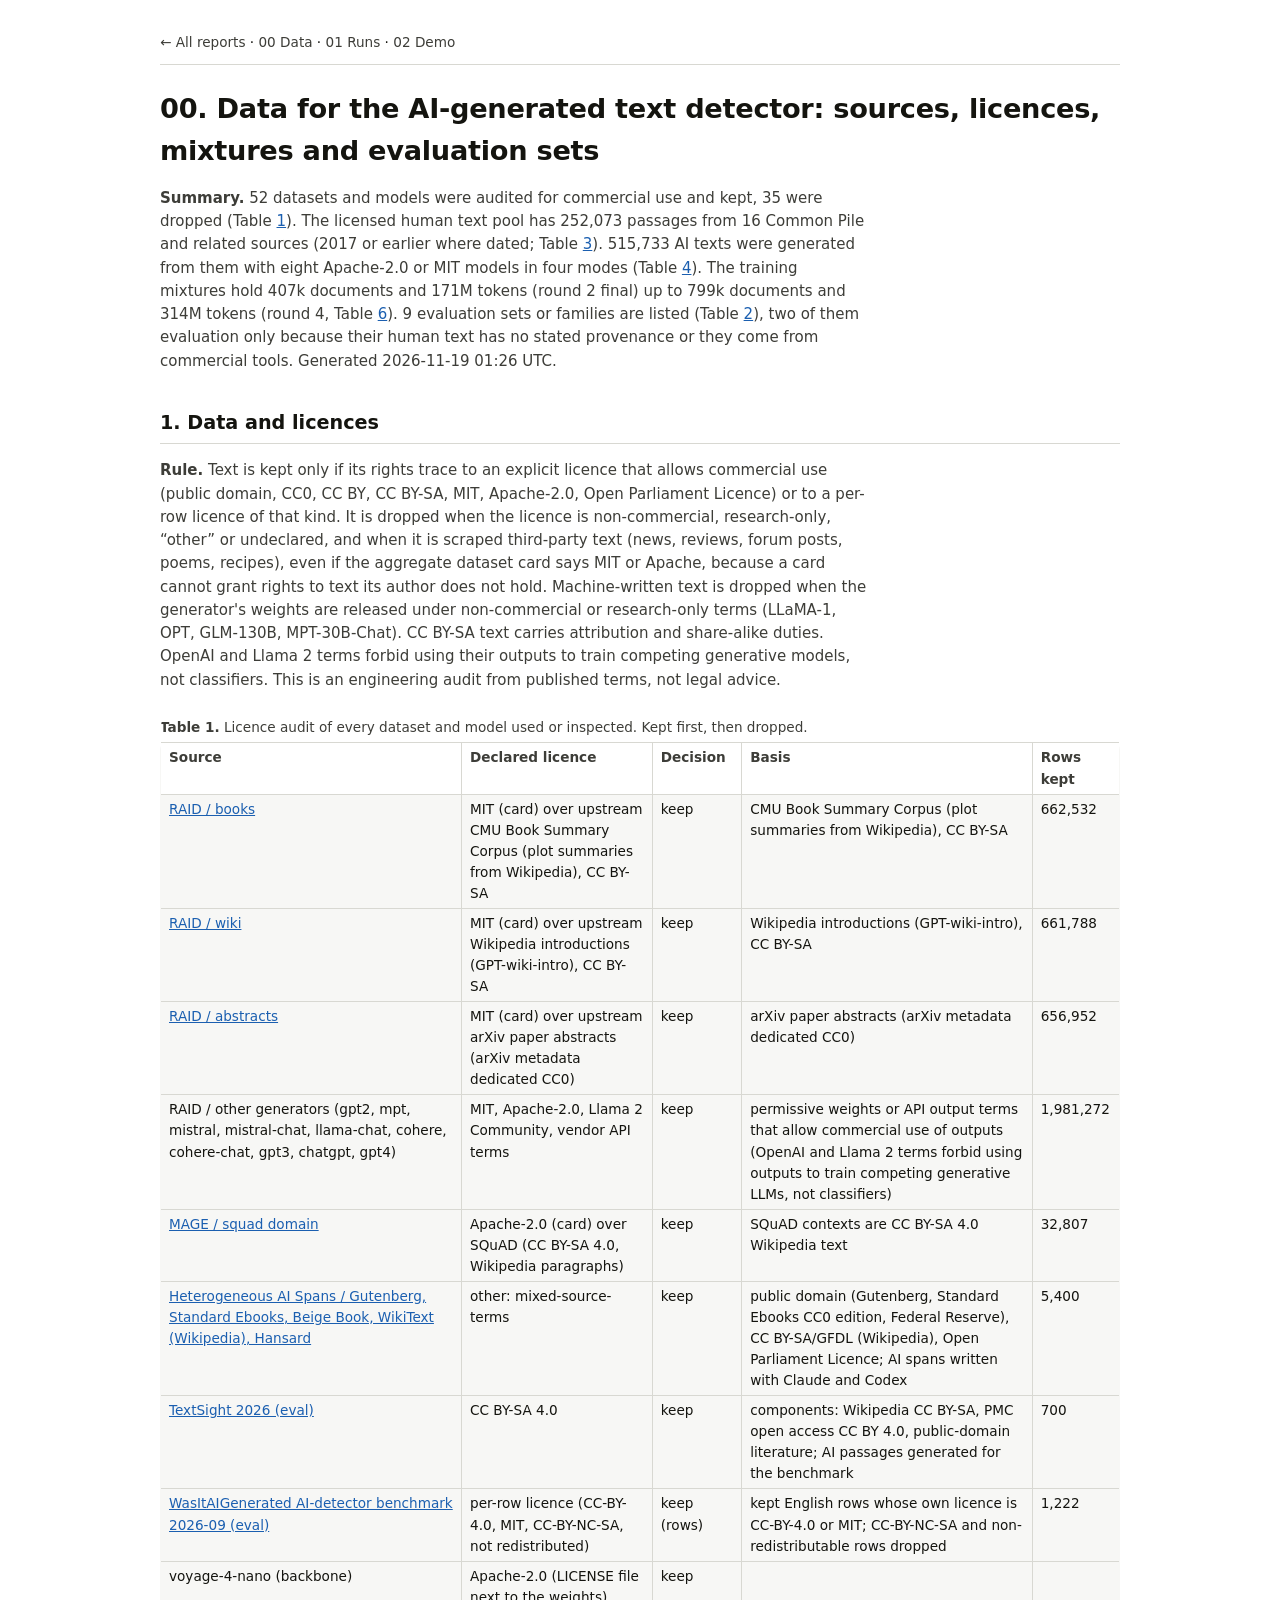
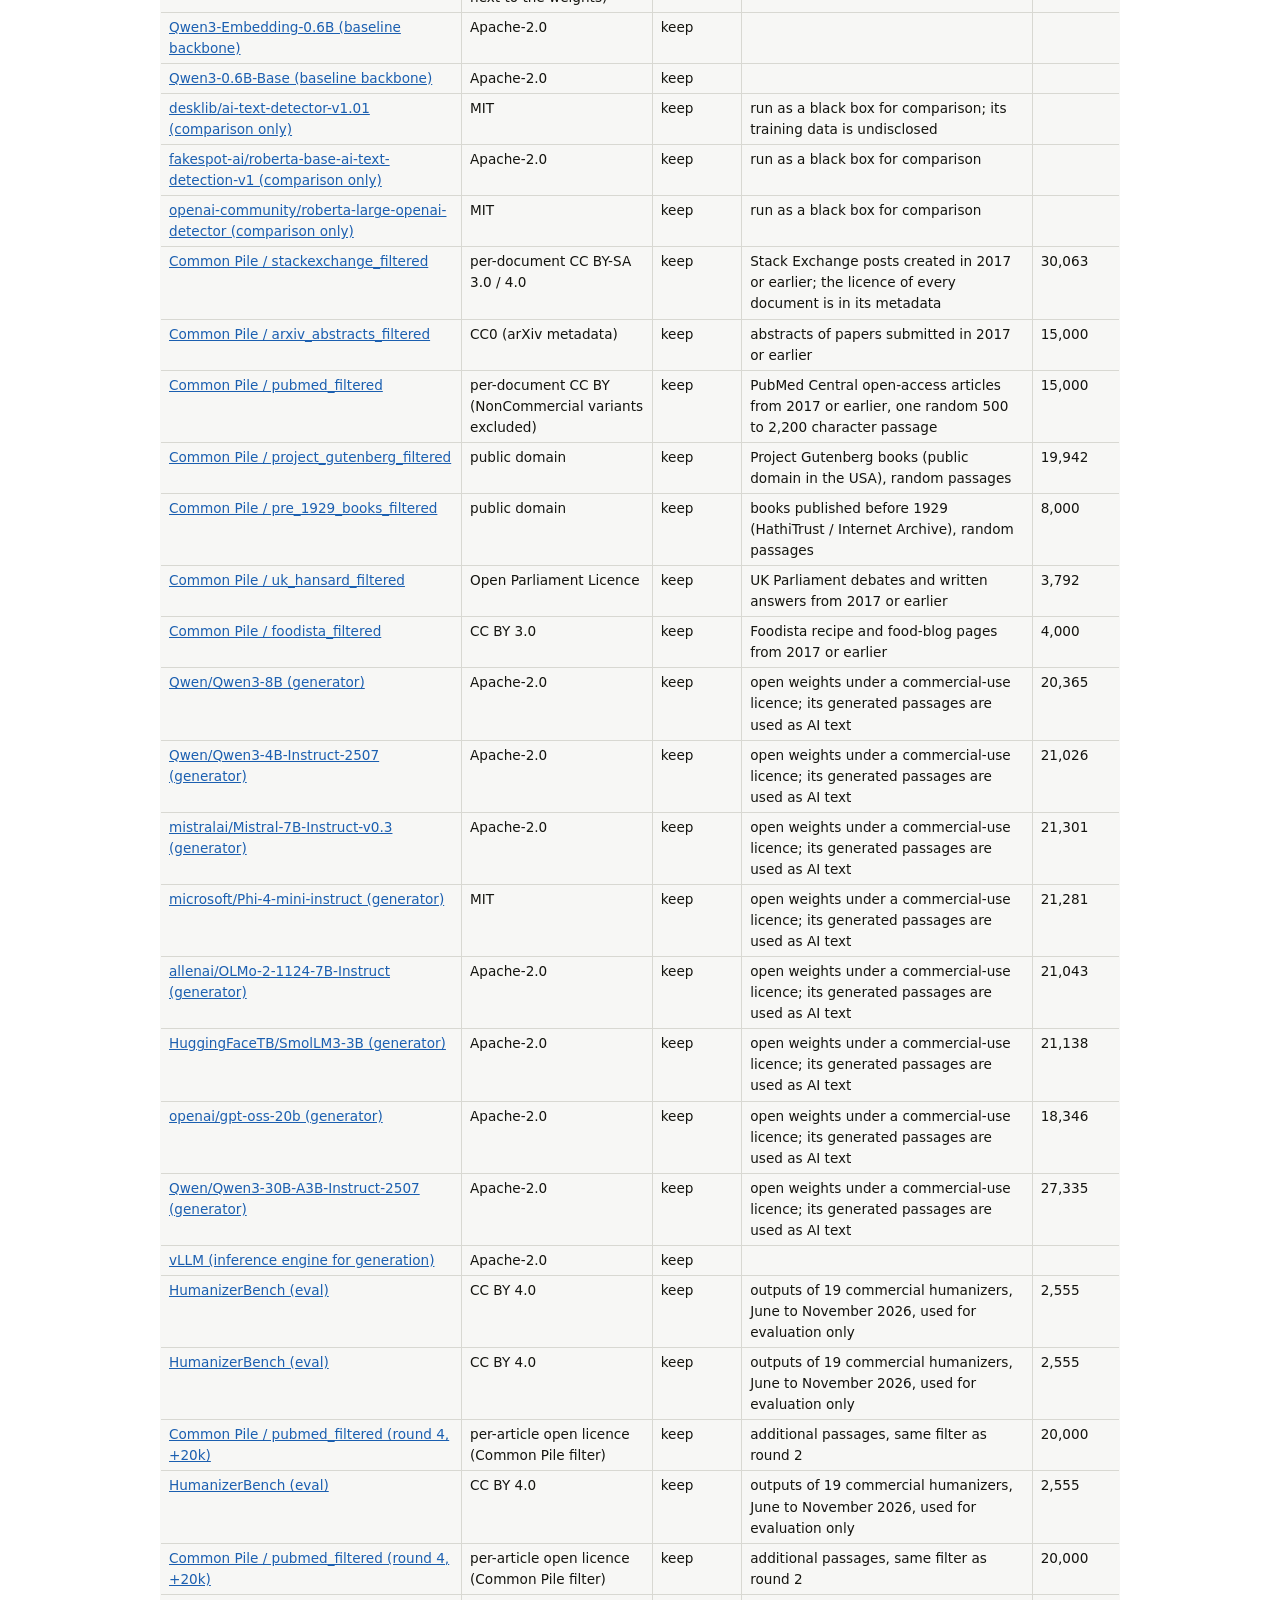
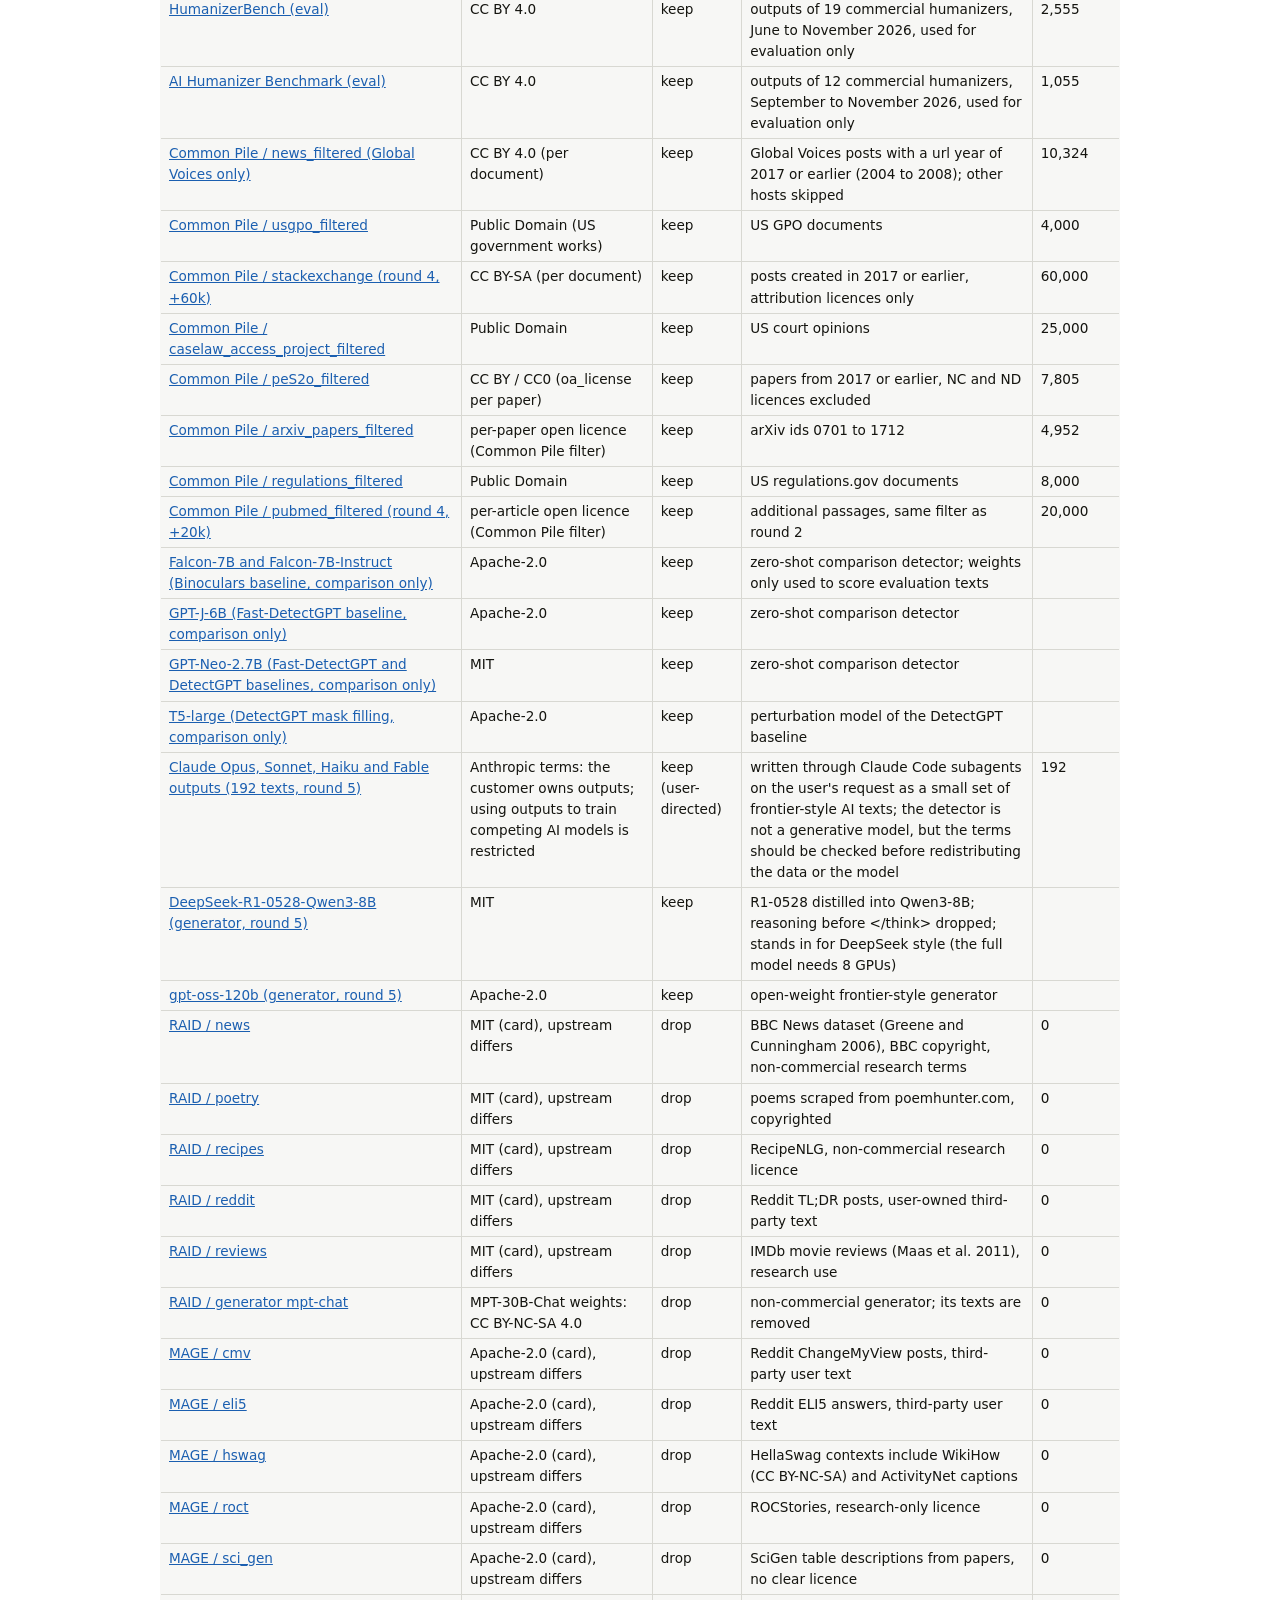
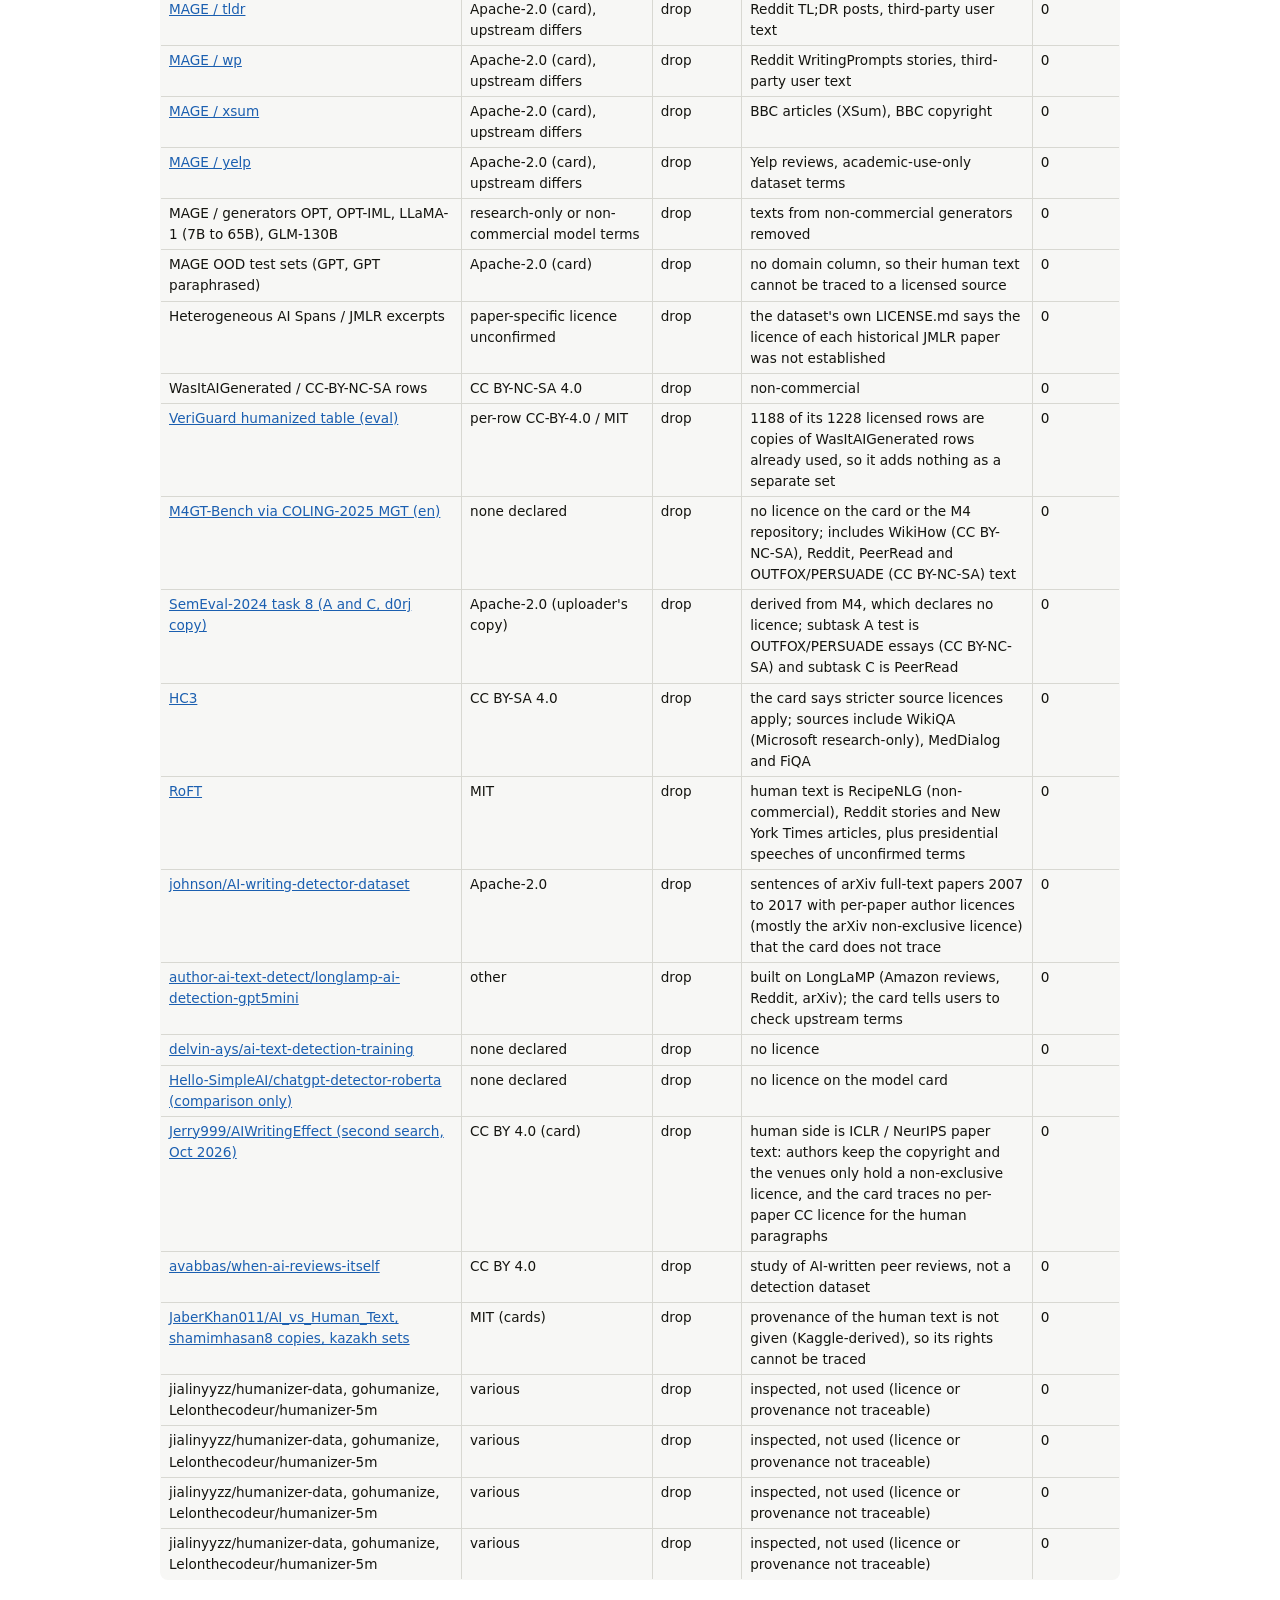
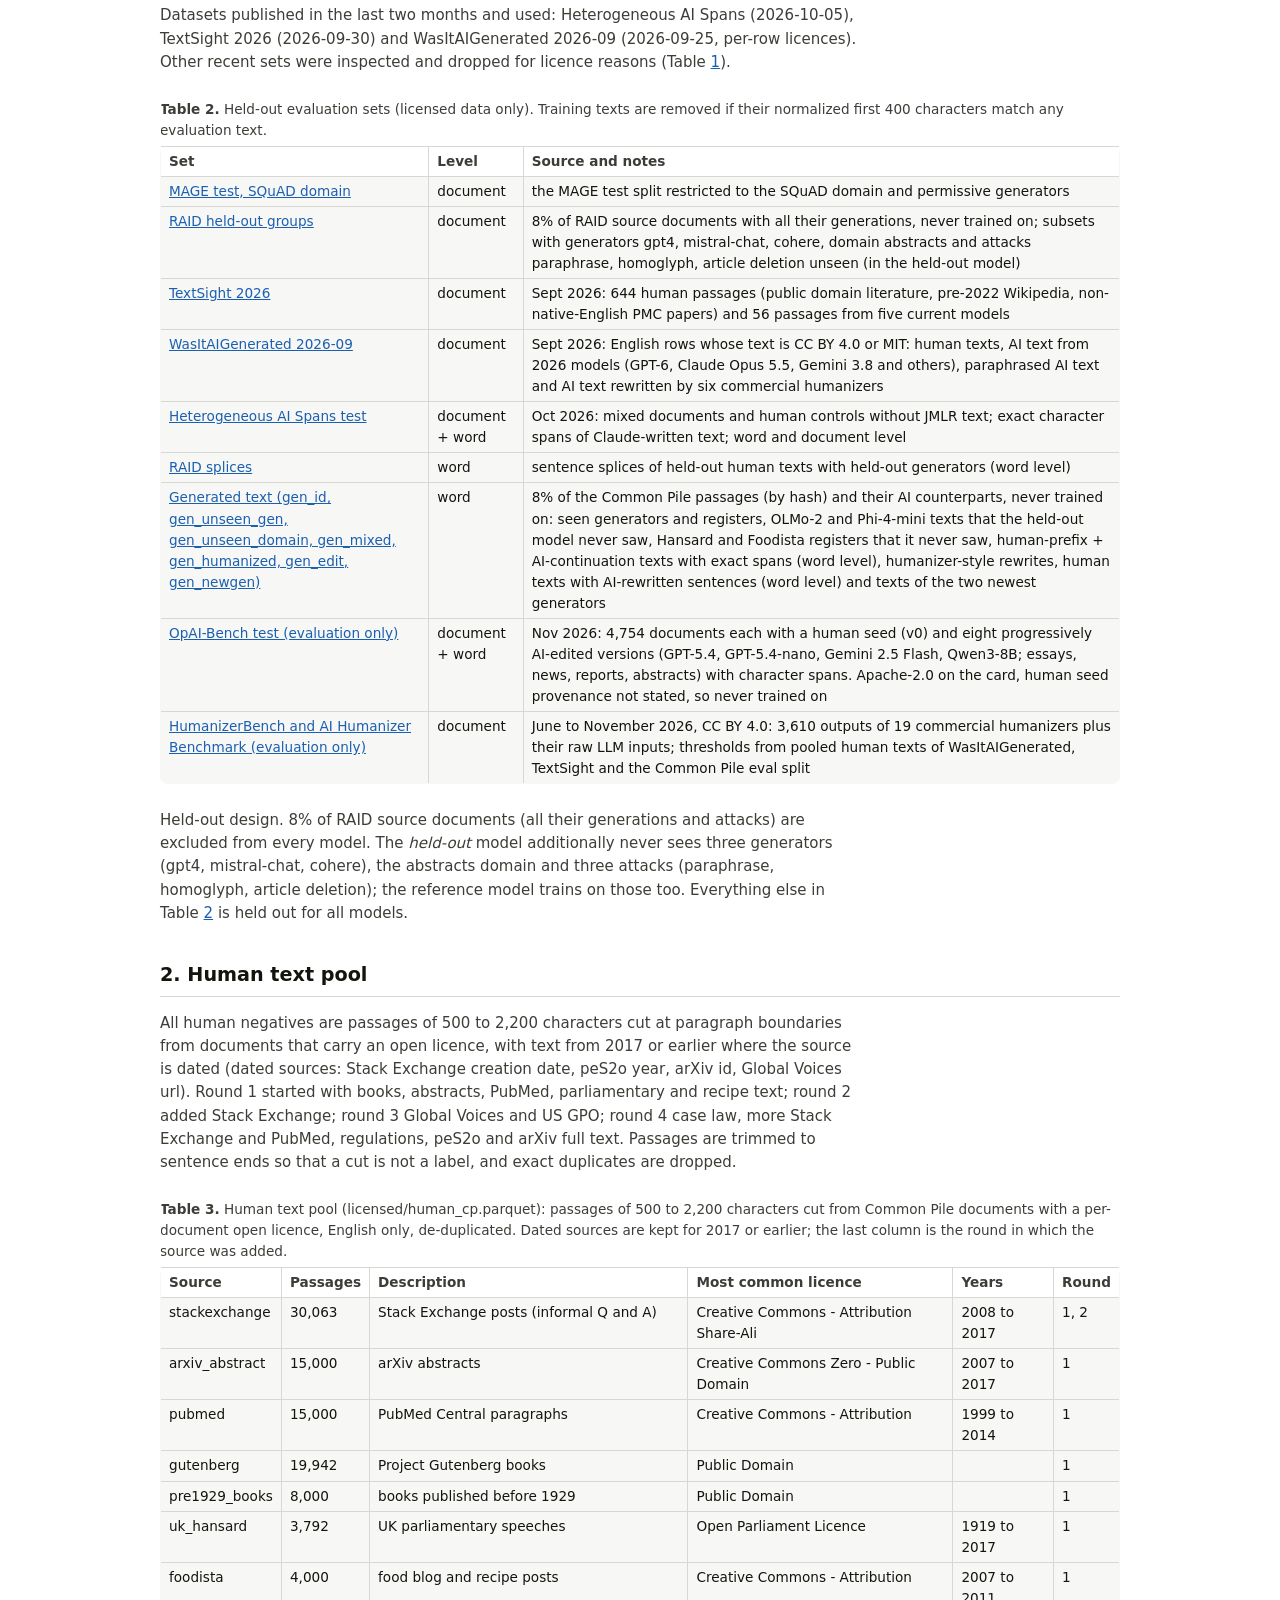
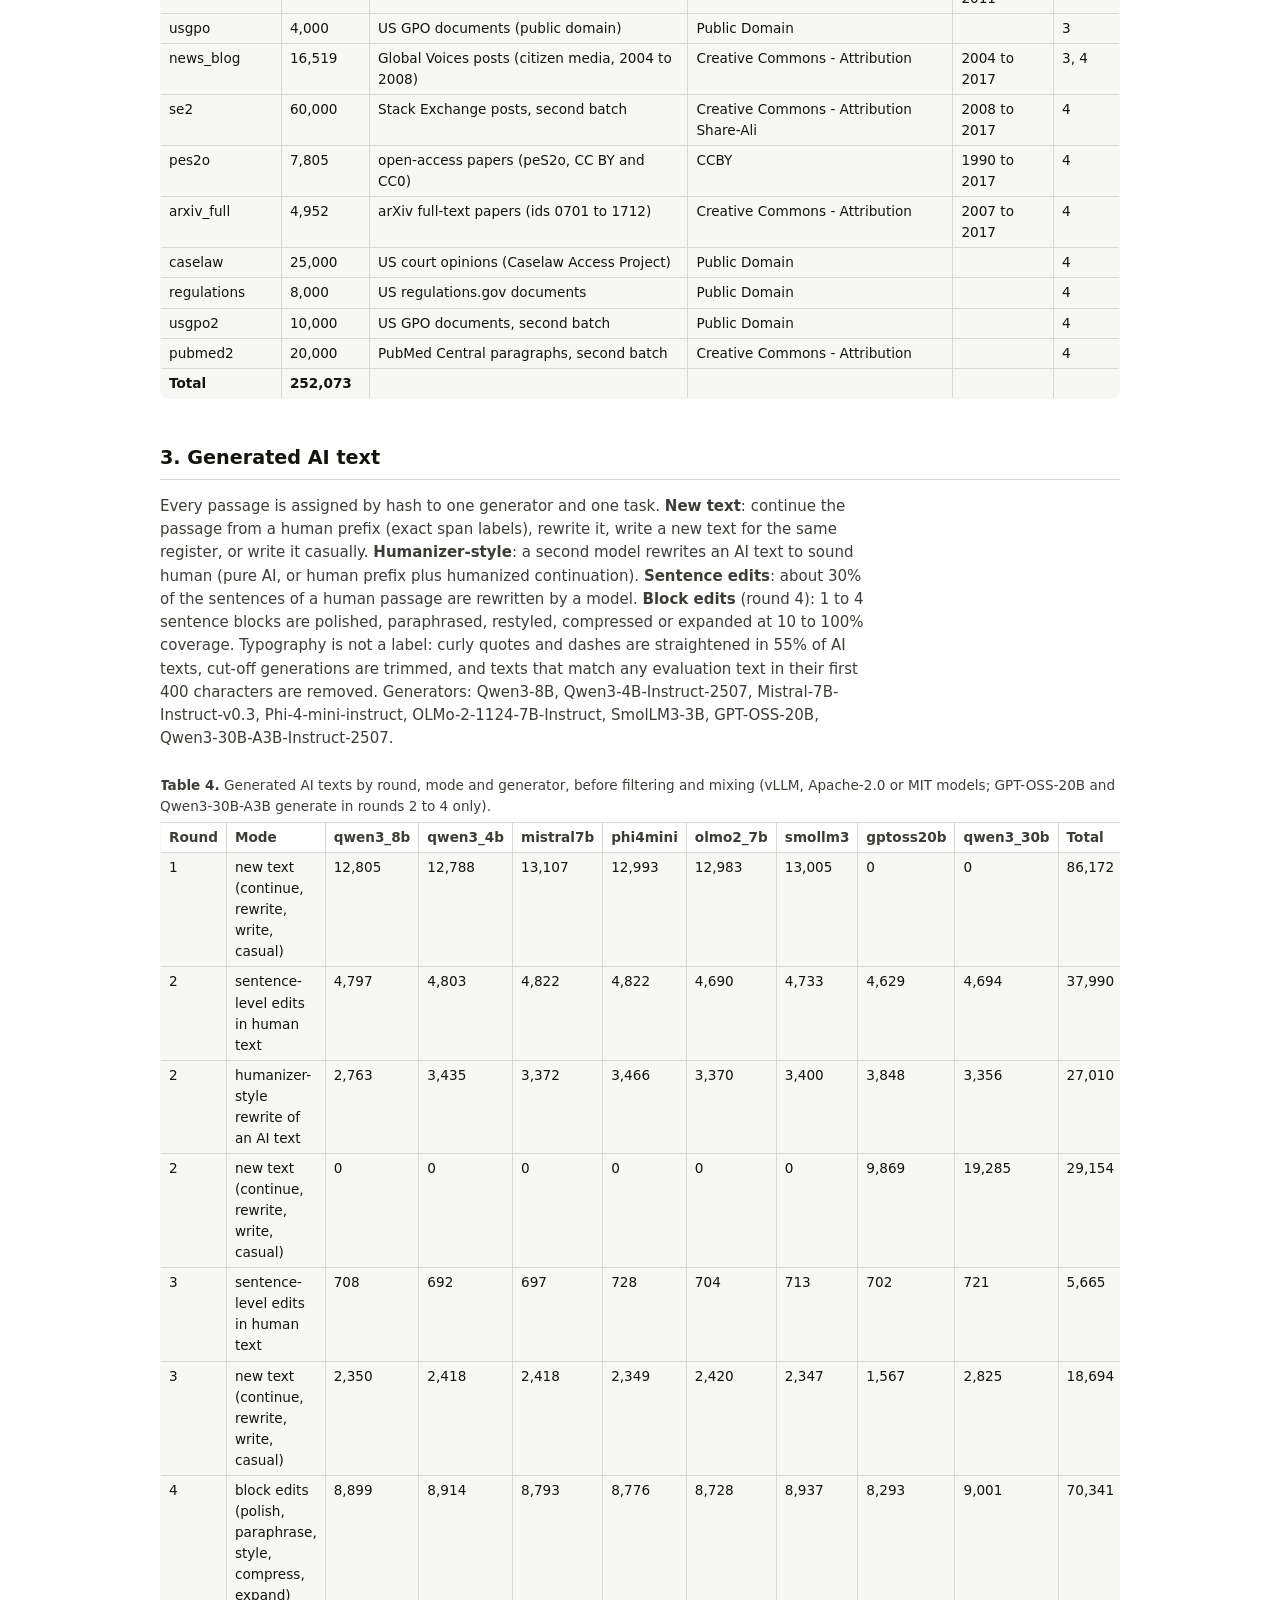
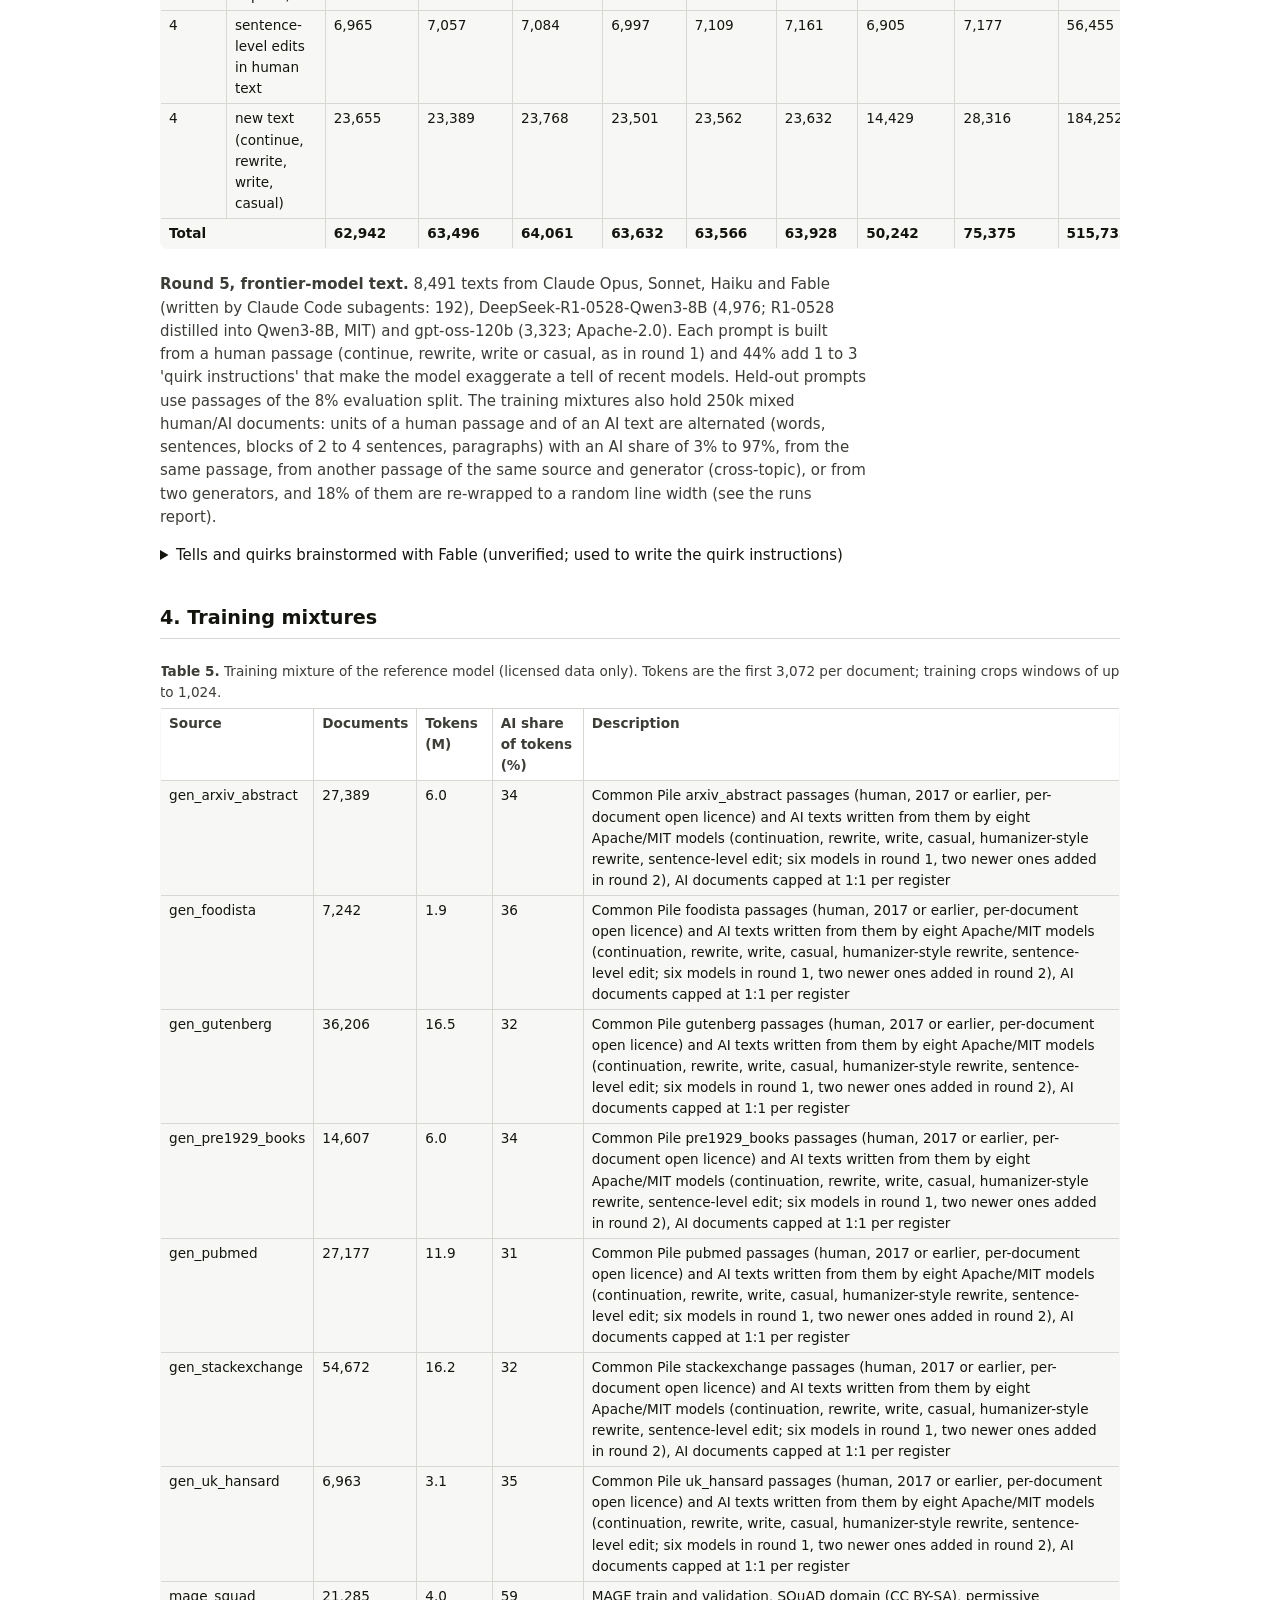
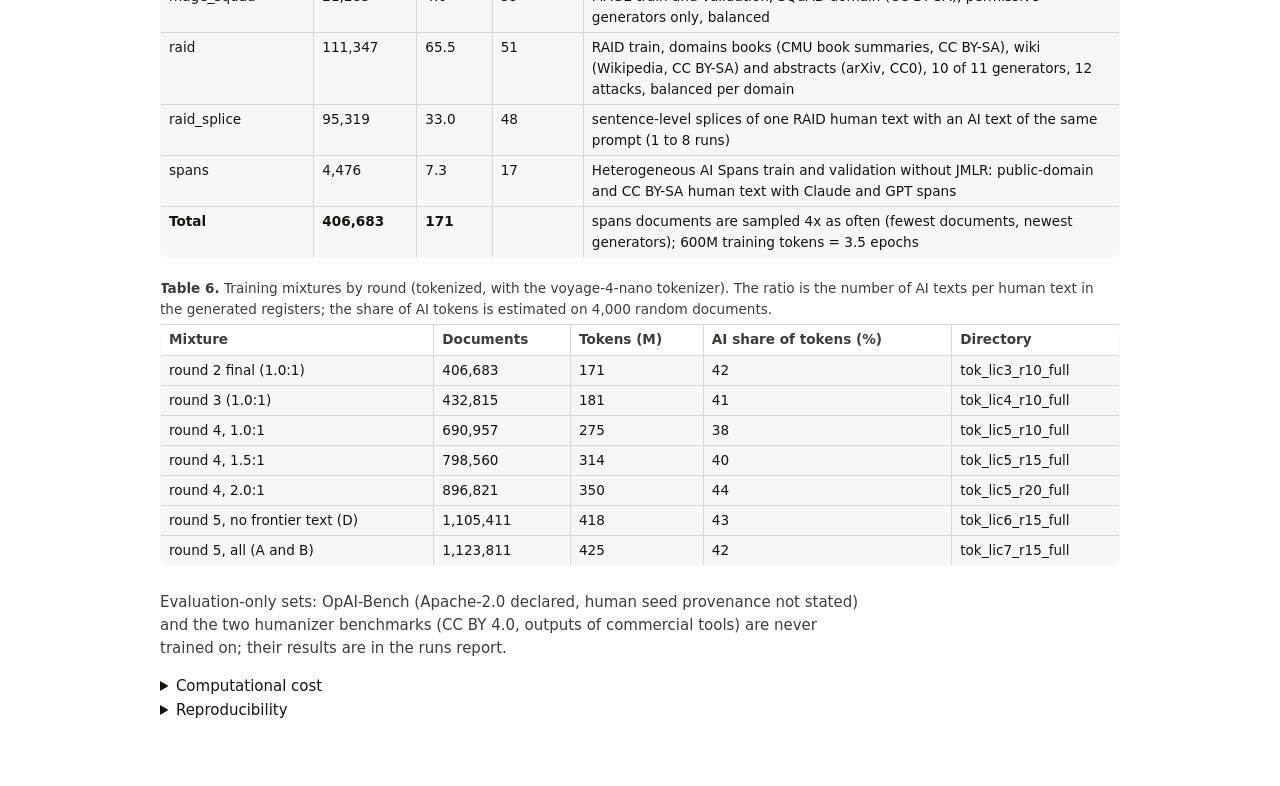
<file: reports/00_data.html>
<!doctype html><html lang=en><head><meta charset=utf-8><meta name=viewport content='width=device-width,initial-scale=1'><title>AI detector data</title><link rel=stylesheet href='theme.css'><style>.pos{color:var(--accent)} .neg{color:var(--bad)} .wide{overflow-x:auto} .dd{font-size:.72rem;color:var(--text-2);font-weight:400} .dd.pos{color:var(--accent)} .dd.neg{color:var(--bad)}
table{border-collapse:collapse;font-size:.85rem;margin:.6rem 0} th,td{border:1px solid var(--border);padding:.25rem .5rem;text-align:left;vertical-align:top} caption{margin-bottom:.3rem;font-size:.85rem;color:var(--text-2)}
.hmx{--ink:#1c1917;--muted:#78716c;--line:#e7e5e4;font-family:system-ui,-apple-system,"Segoe UI",Roboto,sans-serif;color:var(--ink);background:#fff;
  border:1px solid var(--line);border-radius:18px;box-shadow:0 1px 2px rgba(28,25,23,.04),0 12px 32px rgba(28,25,23,.06);padding:1.3rem 1.5rem 1.1rem;margin:1.4rem 0;max-width:46rem}
.hmx *{box-sizing:border-box}
.hmx .top{display:flex;align-items:flex-end;justify-content:space-between;gap:1rem;flex-wrap:wrap}
.hmx .ttl{font-size:.74rem;letter-spacing:.07em;text-transform:uppercase;color:var(--muted);font-weight:600;max-width:30rem;line-height:1.4}
.hmx .score{font-size:2.3rem;font-weight:700;letter-spacing:-.03em;line-height:1}
.hmx .score small{font-size:.8rem;font-weight:500;color:var(--muted);letter-spacing:0;margin-left:.35rem}
.hmx .meter{position:relative;height:8px;border-radius:99px;margin:.8rem 0 .25rem;background:linear-gradient(90deg,#34d399 0%,#fde68a 50%,#fb7185 100%)}
.hmx .meter i{position:absolute;top:-4px;width:16px;height:16px;margin-left:-8px;border-radius:50%;background:#fff;border:3px solid var(--ink);box-shadow:0 1px 4px rgba(0,0,0,.25)}
.hmx .ends{display:flex;justify-content:space-between;font-size:.68rem;color:var(--muted)}
.hmx .map{display:flex;gap:2px;height:14px;margin:1rem 0 .2rem}
.hmx .map b{flex:1;border-radius:3px;background:#f5f5f4}
.hmx .maplab{font-size:.68rem;color:var(--muted);margin-bottom:1rem}
.hmx .txt{font-family:Charter,"Iowan Old Style","Palatino Linotype",Georgia,serif;font-size:1.02rem;line-height:2.05;white-space:pre-wrap;color:#292524}
.hmx .w{background:var(--c,transparent);border-radius:.38em;padding:.12em .08em;margin:0 -.08em;-webkit-box-decoration-break:clone;box-decoration-break:clone}
.hmx .w.t{text-decoration:underline dotted 2px #1c1917;text-underline-offset:.28em}
.hmx .leg{display:flex;align-items:center;gap:.6rem;margin-top:1rem;font-size:.7rem;color:var(--muted)}
.hmx .leg span.bar{flex:0 0 9rem;height:8px;border-radius:99px;background:linear-gradient(90deg,#fff 0%,rgba(251,191,36,.35) 35%,rgba(251,113,133,.6) 65%,rgba(225,29,72,.85) 100%);border:1px solid #f0efed}
</style></head><body><nav class=topnav><a href='index.html'>&larr; All reports</a> &middot; <a href='00_data.html'>00 Data</a> &middot; <a href='01_runs.html'>01 Runs</a> &middot; <a href='02_demo.html'>02 Demo</a></nav>
<h1>00. Data for the AI-generated text detector: sources, licences, mixtures and evaluation sets</h1>
<p class=box><b>Summary.</b> 52 datasets and models were audited for commercial use and kept, 35 were dropped (Table <a href='#tab-1'>1</a>). The licensed human text pool has 252,073 passages from 16 Common Pile and related sources (2017 or earlier where dated; Table <a href='#tab-3'>3</a>). 515,733 AI texts were generated from them with eight Apache-2.0 or MIT models in four modes (Table <a href='#tab-4'>4</a>). The training mixtures hold 407k documents and 171M tokens (round 2 final) up to 799k documents and 314M tokens (round 4, Table <a href='#tab-6'>6</a>). 9 evaluation sets or families are listed (Table <a href='#tab-2'>2</a>), two of them evaluation only because their human text has no stated provenance or they come from commercial tools. Generated 2026-11-19 01:26 UTC.</p>
<h2 id=sec-1>1. Data and licences</h2>
<p><b>Rule.</b> Text is kept only if its rights trace to an explicit licence that allows commercial use (public domain, CC0, CC BY, CC BY-SA, MIT, Apache-2.0, Open Parliament Licence) or to a per-row licence of that kind. It is dropped when the licence is non-commercial, research-only, &ldquo;other&rdquo; or undeclared, and when it is scraped third-party text (news, reviews, forum posts, poems, recipes), even if the aggregate dataset card says MIT or Apache, because a card cannot grant rights to text its author does not hold. Machine-written text is dropped when the generator's weights are released under non-commercial or research-only terms (LLaMA-1, OPT, GLM-130B, MPT-30B-Chat). CC BY-SA text carries attribution and share-alike duties. OpenAI and Llama 2 terms forbid using their outputs to train competing generative models, not classifiers. This is an engineering audit from published terms, not legal advice.</p>
<div class=wide><table id=tab-1><caption style="text-align:left"><b>Table 1.</b> Licence audit of every dataset and model used or inspected. Kept first, then dropped.</caption><tr><th>Source</th><th>Declared licence</th><th>Decision</th><th>Basis</th><th>Rows kept</th></tr><tr><td><a href='https://huggingface.co/datasets/liamdugan/raid'>RAID / books</a></td><td>MIT (card) over upstream CMU Book Summary Corpus (plot summaries from Wikipedia), CC BY-SA</td><td>keep</td><td>CMU Book Summary Corpus (plot summaries from Wikipedia), CC BY-SA</td><td>662,532</td></tr><tr><td><a href='https://huggingface.co/datasets/liamdugan/raid'>RAID / wiki</a></td><td>MIT (card) over upstream Wikipedia introductions (GPT-wiki-intro), CC BY-SA</td><td>keep</td><td>Wikipedia introductions (GPT-wiki-intro), CC BY-SA</td><td>661,788</td></tr><tr><td><a href='https://huggingface.co/datasets/liamdugan/raid'>RAID / abstracts</a></td><td>MIT (card) over upstream arXiv paper abstracts (arXiv metadata dedicated CC0)</td><td>keep</td><td>arXiv paper abstracts (arXiv metadata dedicated CC0)</td><td>656,952</td></tr><tr><td>RAID / other generators (gpt2, mpt, mistral, mistral-chat, llama-chat, cohere, cohere-chat, gpt3, chatgpt, gpt4)</td><td>MIT, Apache-2.0, Llama 2 Community, vendor API terms</td><td>keep</td><td>permissive weights or API output terms that allow commercial use of outputs (OpenAI and Llama 2 terms forbid using outputs to train competing generative LLMs, not classifiers)</td><td>1,981,272</td></tr><tr><td><a href='https://huggingface.co/datasets/yaful/MAGE'>MAGE / squad domain</a></td><td>Apache-2.0 (card) over SQuAD (CC BY-SA 4.0, Wikipedia paragraphs)</td><td>keep</td><td>SQuAD contexts are CC BY-SA 4.0 Wikipedia text</td><td>32,807</td></tr><tr><td><a href='https://huggingface.co/datasets/open-text-detector/heterogeneous-ai-spans'>Heterogeneous AI Spans / Gutenberg, Standard Ebooks, Beige Book, WikiText (Wikipedia), Hansard</a></td><td>other: mixed-source-terms</td><td>keep</td><td>public domain (Gutenberg, Standard Ebooks CC0 edition, Federal Reserve), CC BY-SA/GFDL (Wikipedia), Open Parliament Licence; AI spans written with Claude and Codex</td><td>5,400</td></tr><tr><td><a href='https://huggingface.co/datasets/textsightai/ai-text-detection-benchmark-2026'>TextSight 2026 (eval)</a></td><td>CC BY-SA 4.0</td><td>keep</td><td>components: Wikipedia CC BY-SA, PMC open access CC BY 4.0, public-domain literature; AI passages generated for the benchmark</td><td>700</td></tr><tr><td><a href='https://huggingface.co/datasets/wasitaigeneratedcom/ai-detector-benchmark-2026-09'>WasItAIGenerated AI-detector benchmark 2026-09 (eval)</a></td><td>per-row licence (CC-BY-4.0, MIT, CC-BY-NC-SA, not redistributed)</td><td>keep (rows)</td><td>kept English rows whose own licence is CC-BY-4.0 or MIT; CC-BY-NC-SA and non-redistributable rows dropped</td><td>1,222</td></tr><tr><td>voyage-4-nano (backbone)</td><td>Apache-2.0 (LICENSE file next to the weights)</td><td>keep</td><td></td><td></td></tr><tr><td><a href='https://huggingface.co/Qwen/Qwen3-Embedding-0.6B'>Qwen3-Embedding-0.6B (baseline backbone)</a></td><td>Apache-2.0</td><td>keep</td><td></td><td></td></tr><tr><td><a href='https://huggingface.co/Qwen/Qwen3-0.6B-Base'>Qwen3-0.6B-Base (baseline backbone)</a></td><td>Apache-2.0</td><td>keep</td><td></td><td></td></tr><tr><td><a href='https://huggingface.co/desklib/ai-text-detector-v1.01'>desklib/ai-text-detector-v1.01 (comparison only)</a></td><td>MIT</td><td>keep</td><td>run as a black box for comparison; its training data is undisclosed</td><td></td></tr><tr><td><a href='https://huggingface.co/fakespot-ai/roberta-base-ai-text-detection-v1'>fakespot-ai/roberta-base-ai-text-detection-v1 (comparison only)</a></td><td>Apache-2.0</td><td>keep</td><td>run as a black box for comparison</td><td></td></tr><tr><td><a href='https://huggingface.co/openai-community/roberta-large-openai-detector'>openai-community/roberta-large-openai-detector (comparison only)</a></td><td>MIT</td><td>keep</td><td>run as a black box for comparison</td><td></td></tr><tr><td><a href='https://huggingface.co/common-pile/stackexchange_filtered'>Common Pile / stackexchange_filtered</a></td><td>per-document CC BY-SA 3.0 / 4.0</td><td>keep</td><td>Stack Exchange posts created in 2017 or earlier; the licence of every document is in its metadata</td><td>30,063</td></tr><tr><td><a href='https://huggingface.co/common-pile/arxiv_abstracts_filtered'>Common Pile / arxiv_abstracts_filtered</a></td><td>CC0 (arXiv metadata)</td><td>keep</td><td>abstracts of papers submitted in 2017 or earlier</td><td>15,000</td></tr><tr><td><a href='https://huggingface.co/common-pile/pubmed_filtered'>Common Pile / pubmed_filtered</a></td><td>per-document CC BY (NonCommercial variants excluded)</td><td>keep</td><td>PubMed Central open-access articles from 2017 or earlier, one random 500 to 2,200 character passage</td><td>15,000</td></tr><tr><td><a href='https://huggingface.co/common-pile/project_gutenberg_filtered'>Common Pile / project_gutenberg_filtered</a></td><td>public domain</td><td>keep</td><td>Project Gutenberg books (public domain in the USA), random passages</td><td>19,942</td></tr><tr><td><a href='https://huggingface.co/common-pile/pre_1929_books_filtered'>Common Pile / pre_1929_books_filtered</a></td><td>public domain</td><td>keep</td><td>books published before 1929 (HathiTrust / Internet Archive), random passages</td><td>8,000</td></tr><tr><td><a href='https://huggingface.co/common-pile/uk_hansard_filtered'>Common Pile / uk_hansard_filtered</a></td><td>Open Parliament Licence</td><td>keep</td><td>UK Parliament debates and written answers from 2017 or earlier</td><td>3,792</td></tr><tr><td><a href='https://huggingface.co/common-pile/foodista_filtered'>Common Pile / foodista_filtered</a></td><td>CC BY 3.0</td><td>keep</td><td>Foodista recipe and food-blog pages from 2017 or earlier</td><td>4,000</td></tr><tr><td><a href='https://huggingface.co/Qwen/Qwen3-8B'>Qwen/Qwen3-8B (generator)</a></td><td>Apache-2.0</td><td>keep</td><td>open weights under a commercial-use licence; its generated passages are used as AI text</td><td>20,365</td></tr><tr><td><a href='https://huggingface.co/Qwen/Qwen3-4B-Instruct-2507'>Qwen/Qwen3-4B-Instruct-2507 (generator)</a></td><td>Apache-2.0</td><td>keep</td><td>open weights under a commercial-use licence; its generated passages are used as AI text</td><td>21,026</td></tr><tr><td><a href='https://huggingface.co/mistralai/Mistral-7B-Instruct-v0.3'>mistralai/Mistral-7B-Instruct-v0.3 (generator)</a></td><td>Apache-2.0</td><td>keep</td><td>open weights under a commercial-use licence; its generated passages are used as AI text</td><td>21,301</td></tr><tr><td><a href='https://huggingface.co/microsoft/Phi-4-mini-instruct'>microsoft/Phi-4-mini-instruct (generator)</a></td><td>MIT</td><td>keep</td><td>open weights under a commercial-use licence; its generated passages are used as AI text</td><td>21,281</td></tr><tr><td><a href='https://huggingface.co/allenai/OLMo-2-1124-7B-Instruct'>allenai/OLMo-2-1124-7B-Instruct (generator)</a></td><td>Apache-2.0</td><td>keep</td><td>open weights under a commercial-use licence; its generated passages are used as AI text</td><td>21,043</td></tr><tr><td><a href='https://huggingface.co/HuggingFaceTB/SmolLM3-3B'>HuggingFaceTB/SmolLM3-3B (generator)</a></td><td>Apache-2.0</td><td>keep</td><td>open weights under a commercial-use licence; its generated passages are used as AI text</td><td>21,138</td></tr><tr><td><a href='https://huggingface.co/openai/gpt-oss-20b'>openai/gpt-oss-20b (generator)</a></td><td>Apache-2.0</td><td>keep</td><td>open weights under a commercial-use licence; its generated passages are used as AI text</td><td>18,346</td></tr><tr><td><a href='https://huggingface.co/Qwen/Qwen3-30B-A3B-Instruct-2507'>Qwen/Qwen3-30B-A3B-Instruct-2507 (generator)</a></td><td>Apache-2.0</td><td>keep</td><td>open weights under a commercial-use licence; its generated passages are used as AI text</td><td>27,335</td></tr><tr><td><a href='https://github.com/vllm-project/vllm'>vLLM (inference engine for generation)</a></td><td>Apache-2.0</td><td>keep</td><td></td><td></td></tr><tr><td><a href='https://huggingface.co/datasets/HumanizerBench/humanizerbench'>HumanizerBench (eval)</a></td><td>CC BY 4.0</td><td>keep</td><td>outputs of 19 commercial humanizers, June to November 2026, used for evaluation only</td><td>2,555</td></tr><tr><td><a href='https://huggingface.co/datasets/HumanizerBench/humanizerbench'>HumanizerBench (eval)</a></td><td>CC BY 4.0</td><td>keep</td><td>outputs of 19 commercial humanizers, June to November 2026, used for evaluation only</td><td>2,555</td></tr><tr><td><a href='https://huggingface.co/common-pile/pubmed_filtered'>Common Pile / pubmed_filtered (round 4, +20k)</a></td><td>per-article open licence (Common Pile filter)</td><td>keep</td><td>additional passages, same filter as round 2</td><td>20,000</td></tr><tr><td><a href='https://huggingface.co/datasets/HumanizerBench/humanizerbench'>HumanizerBench (eval)</a></td><td>CC BY 4.0</td><td>keep</td><td>outputs of 19 commercial humanizers, June to November 2026, used for evaluation only</td><td>2,555</td></tr><tr><td><a href='https://huggingface.co/common-pile/pubmed_filtered'>Common Pile / pubmed_filtered (round 4, +20k)</a></td><td>per-article open licence (Common Pile filter)</td><td>keep</td><td>additional passages, same filter as round 2</td><td>20,000</td></tr><tr><td><a href='https://huggingface.co/datasets/HumanizerBench/humanizerbench'>HumanizerBench (eval)</a></td><td>CC BY 4.0</td><td>keep</td><td>outputs of 19 commercial humanizers, June to November 2026, used for evaluation only</td><td>2,555</td></tr><tr><td><a href='https://huggingface.co/datasets/ai-humanizer-benchmark/ai-humanizer-benchmark'>AI Humanizer Benchmark (eval)</a></td><td>CC BY 4.0</td><td>keep</td><td>outputs of 12 commercial humanizers, September to November 2026, used for evaluation only</td><td>1,055</td></tr><tr><td><a href='https://huggingface.co/common-pile/news_filtered'>Common Pile / news_filtered (Global Voices only)</a></td><td>CC BY 4.0 (per document)</td><td>keep</td><td>Global Voices posts with a url year of 2017 or earlier (2004 to 2008); other hosts skipped</td><td>10,324</td></tr><tr><td><a href='https://huggingface.co/common-pile/usgpo_filtered'>Common Pile / usgpo_filtered</a></td><td>Public Domain (US government works)</td><td>keep</td><td>US GPO documents</td><td>4,000</td></tr><tr><td><a href='https://huggingface.co/common-pile/stackexchange_filtered'>Common Pile / stackexchange (round 4, +60k)</a></td><td>CC BY-SA (per document)</td><td>keep</td><td>posts created in 2017 or earlier, attribution licences only</td><td>60,000</td></tr><tr><td><a href='https://huggingface.co/common-pile/caselaw_access_project_filtered'>Common Pile / caselaw_access_project_filtered</a></td><td>Public Domain</td><td>keep</td><td>US court opinions</td><td>25,000</td></tr><tr><td><a href='https://huggingface.co/common-pile/peS2o_filtered'>Common Pile / peS2o_filtered</a></td><td>CC BY / CC0 (oa_license per paper)</td><td>keep</td><td>papers from 2017 or earlier, NC and ND licences excluded</td><td>7,805</td></tr><tr><td><a href='https://huggingface.co/common-pile/arxiv_papers_filtered'>Common Pile / arxiv_papers_filtered</a></td><td>per-paper open licence (Common Pile filter)</td><td>keep</td><td>arXiv ids 0701 to 1712</td><td>4,952</td></tr><tr><td><a href='https://huggingface.co/common-pile/regulations_filtered'>Common Pile / regulations_filtered</a></td><td>Public Domain</td><td>keep</td><td>US regulations.gov documents</td><td>8,000</td></tr><tr><td><a href='https://huggingface.co/common-pile/pubmed_filtered'>Common Pile / pubmed_filtered (round 4, +20k)</a></td><td>per-article open licence (Common Pile filter)</td><td>keep</td><td>additional passages, same filter as round 2</td><td>20,000</td></tr><tr><td><a href='https://huggingface.co/tiiuae/falcon-7b'>Falcon-7B and Falcon-7B-Instruct (Binoculars baseline, comparison only)</a></td><td>Apache-2.0</td><td>keep</td><td>zero-shot comparison detector; weights only used to score evaluation texts</td><td></td></tr><tr><td><a href='https://huggingface.co/EleutherAI/gpt-j-6b'>GPT-J-6B (Fast-DetectGPT baseline, comparison only)</a></td><td>Apache-2.0</td><td>keep</td><td>zero-shot comparison detector</td><td></td></tr><tr><td><a href='https://huggingface.co/EleutherAI/gpt-neo-2.7B'>GPT-Neo-2.7B (Fast-DetectGPT and DetectGPT baselines, comparison only)</a></td><td>MIT</td><td>keep</td><td>zero-shot comparison detector</td><td></td></tr><tr><td><a href='https://huggingface.co/google-t5/t5-large'>T5-large (DetectGPT mask filling, comparison only)</a></td><td>Apache-2.0</td><td>keep</td><td>perturbation model of the DetectGPT baseline</td><td></td></tr><tr><td><a href='https://www.anthropic.com/legal/commercial-terms'>Claude Opus, Sonnet, Haiku and Fable outputs (192 texts, round 5)</a></td><td>Anthropic terms: the customer owns outputs; using outputs to train competing AI models is restricted</td><td>keep (user-directed)</td><td>written through Claude Code subagents on the user&#x27;s request as a small set of frontier-style AI texts; the detector is not a generative model, but the terms should be checked before redistributing the data or the model</td><td>192</td></tr><tr><td><a href='https://huggingface.co/deepseek-ai/DeepSeek-R1-0528-Qwen3-8B'>DeepSeek-R1-0528-Qwen3-8B (generator, round 5)</a></td><td>MIT</td><td>keep</td><td>R1-0528 distilled into Qwen3-8B; reasoning before &lt;/think&gt; dropped; stands in for DeepSeek style (the full model needs 8 GPUs)</td><td></td></tr><tr><td><a href='https://huggingface.co/openai/gpt-oss-120b'>gpt-oss-120b (generator, round 5)</a></td><td>Apache-2.0</td><td>keep</td><td>open-weight frontier-style generator</td><td></td></tr><tr><td><a href='https://arxiv.org/abs/2405.07940'>RAID / news</a></td><td>MIT (card), upstream differs</td><td>drop</td><td>BBC News dataset (Greene and Cunningham 2006), BBC copyright, non-commercial research terms</td><td>0</td></tr><tr><td><a href='https://arxiv.org/abs/2405.07940'>RAID / poetry</a></td><td>MIT (card), upstream differs</td><td>drop</td><td>poems scraped from poemhunter.com, copyrighted</td><td>0</td></tr><tr><td><a href='https://arxiv.org/abs/2405.07940'>RAID / recipes</a></td><td>MIT (card), upstream differs</td><td>drop</td><td>RecipeNLG, non-commercial research licence</td><td>0</td></tr><tr><td><a href='https://arxiv.org/abs/2405.07940'>RAID / reddit</a></td><td>MIT (card), upstream differs</td><td>drop</td><td>Reddit TL;DR posts, user-owned third-party text</td><td>0</td></tr><tr><td><a href='https://arxiv.org/abs/2405.07940'>RAID / reviews</a></td><td>MIT (card), upstream differs</td><td>drop</td><td>IMDb movie reviews (Maas et al. 2011), research use</td><td>0</td></tr><tr><td><a href='https://huggingface.co/mosaicml/mpt-30b-chat'>RAID / generator mpt-chat</a></td><td>MPT-30B-Chat weights: CC BY-NC-SA 4.0</td><td>drop</td><td>non-commercial generator; its texts are removed</td><td>0</td></tr><tr><td><a href='https://arxiv.org/abs/2305.13242'>MAGE / cmv</a></td><td>Apache-2.0 (card), upstream differs</td><td>drop</td><td>Reddit ChangeMyView posts, third-party user text</td><td>0</td></tr><tr><td><a href='https://arxiv.org/abs/2305.13242'>MAGE / eli5</a></td><td>Apache-2.0 (card), upstream differs</td><td>drop</td><td>Reddit ELI5 answers, third-party user text</td><td>0</td></tr><tr><td><a href='https://arxiv.org/abs/2305.13242'>MAGE / hswag</a></td><td>Apache-2.0 (card), upstream differs</td><td>drop</td><td>HellaSwag contexts include WikiHow (CC BY-NC-SA) and ActivityNet captions</td><td>0</td></tr><tr><td><a href='https://arxiv.org/abs/2305.13242'>MAGE / roct</a></td><td>Apache-2.0 (card), upstream differs</td><td>drop</td><td>ROCStories, research-only licence</td><td>0</td></tr><tr><td><a href='https://arxiv.org/abs/2305.13242'>MAGE / sci_gen</a></td><td>Apache-2.0 (card), upstream differs</td><td>drop</td><td>SciGen table descriptions from papers, no clear licence</td><td>0</td></tr><tr><td><a href='https://arxiv.org/abs/2305.13242'>MAGE / tldr</a></td><td>Apache-2.0 (card), upstream differs</td><td>drop</td><td>Reddit TL;DR posts, third-party user text</td><td>0</td></tr><tr><td><a href='https://arxiv.org/abs/2305.13242'>MAGE / wp</a></td><td>Apache-2.0 (card), upstream differs</td><td>drop</td><td>Reddit WritingPrompts stories, third-party user text</td><td>0</td></tr><tr><td><a href='https://arxiv.org/abs/2305.13242'>MAGE / xsum</a></td><td>Apache-2.0 (card), upstream differs</td><td>drop</td><td>BBC articles (XSum), BBC copyright</td><td>0</td></tr><tr><td><a href='https://arxiv.org/abs/2305.13242'>MAGE / yelp</a></td><td>Apache-2.0 (card), upstream differs</td><td>drop</td><td>Yelp reviews, academic-use-only dataset terms</td><td>0</td></tr><tr><td>MAGE / generators OPT, OPT-IML, LLaMA-1 (7B to 65B), GLM-130B</td><td>research-only or non-commercial model terms</td><td>drop</td><td>texts from non-commercial generators removed</td><td>0</td></tr><tr><td>MAGE OOD test sets (GPT, GPT paraphrased)</td><td>Apache-2.0 (card)</td><td>drop</td><td>no domain column, so their human text cannot be traced to a licensed source</td><td>0</td></tr><tr><td>Heterogeneous AI Spans / JMLR excerpts</td><td>paper-specific licence unconfirmed</td><td>drop</td><td>the dataset&#x27;s own LICENSE.md says the licence of each historical JMLR paper was not established</td><td>0</td></tr><tr><td>WasItAIGenerated / CC-BY-NC-SA rows</td><td>CC BY-NC-SA 4.0</td><td>drop</td><td>non-commercial</td><td>0</td></tr><tr><td><a href='https://huggingface.co/datasets/Shivaay200005/veriguard-ai-text-detection'>VeriGuard humanized table (eval)</a></td><td>per-row CC-BY-4.0 / MIT</td><td>drop</td><td>1188 of its 1228 licensed rows are copies of WasItAIGenerated rows already used, so it adds nothing as a separate set</td><td>0</td></tr><tr><td><a href='https://huggingface.co/datasets/Jinyan1/COLING_2025_MGT_en'>M4GT-Bench via COLING-2025 MGT (en)</a></td><td>none declared</td><td>drop</td><td>no licence on the card or the M4 repository; includes WikiHow (CC BY-NC-SA), Reddit, PeerRead and OUTFOX/PERSUADE (CC BY-NC-SA) text</td><td>0</td></tr><tr><td><a href='https://huggingface.co/datasets/d0rj/SemEval2024-task8'>SemEval-2024 task 8 (A and C, d0rj copy)</a></td><td>Apache-2.0 (uploader&#x27;s copy)</td><td>drop</td><td>derived from M4, which declares no licence; subtask A test is OUTFOX/PERSUADE essays (CC BY-NC-SA) and subtask C is PeerRead</td><td>0</td></tr><tr><td><a href='https://huggingface.co/datasets/Hello-SimpleAI/HC3'>HC3</a></td><td>CC BY-SA 4.0</td><td>drop</td><td>the card says stricter source licences apply; sources include WikiQA (Microsoft research-only), MedDialog and FiQA</td><td>0</td></tr><tr><td><a href='https://huggingface.co/datasets/liamdugan/roft'>RoFT</a></td><td>MIT</td><td>drop</td><td>human text is RecipeNLG (non-commercial), Reddit stories and New York Times articles, plus presidential speeches of unconfirmed terms</td><td>0</td></tr><tr><td><a href='https://huggingface.co/datasets/johnson/AI-writing-detector-dataset'>johnson/AI-writing-detector-dataset</a></td><td>Apache-2.0</td><td>drop</td><td>sentences of arXiv full-text papers 2007 to 2017 with per-paper author licences (mostly the arXiv non-exclusive licence) that the card does not trace</td><td>0</td></tr><tr><td><a href='https://huggingface.co/datasets/author-ai-text-detect/longlamp-ai-detection-gpt5mini'>author-ai-text-detect/longlamp-ai-detection-gpt5mini</a></td><td>other</td><td>drop</td><td>built on LongLaMP (Amazon reviews, Reddit, arXiv); the card tells users to check upstream terms</td><td>0</td></tr><tr><td><a href='https://huggingface.co/datasets/delvin-ays/ai-text-detection-training'>delvin-ays/ai-text-detection-training</a></td><td>none declared</td><td>drop</td><td>no licence</td><td>0</td></tr><tr><td><a href='https://huggingface.co/Hello-SimpleAI/chatgpt-detector-roberta'>Hello-SimpleAI/chatgpt-detector-roberta (comparison only)</a></td><td>none declared</td><td>drop</td><td>no licence on the model card</td><td></td></tr><tr><td><a href='https://huggingface.co/datasets/Jerry999/AIWritingEffect'>Jerry999/AIWritingEffect (second search, Oct 2026)</a></td><td>CC BY 4.0 (card)</td><td>drop</td><td>human side is ICLR / NeurIPS paper text: authors keep the copyright and the venues only hold a non-exclusive licence, and the card traces no per-paper CC licence for the human paragraphs</td><td>0</td></tr><tr><td><a href='https://huggingface.co/datasets/avabbas/when-ai-reviews-itself'>avabbas/when-ai-reviews-itself</a></td><td>CC BY 4.0</td><td>drop</td><td>study of AI-written peer reviews, not a detection dataset</td><td>0</td></tr><tr><td><a href='https://huggingface.co/datasets/JaberKhan011/AI_vs_Human_Text'>JaberKhan011/AI_vs_Human_Text, shamimhasan8 copies, kazakh sets</a></td><td>MIT (cards)</td><td>drop</td><td>provenance of the human text is not given (Kaggle-derived), so its rights cannot be traced</td><td>0</td></tr><tr><td>jialinyyzz/humanizer-data, gohumanize, Lelonthecodeur/humanizer-5m</td><td>various</td><td>drop</td><td>inspected, not used (licence or provenance not traceable)</td><td>0</td></tr><tr><td>jialinyyzz/humanizer-data, gohumanize, Lelonthecodeur/humanizer-5m</td><td>various</td><td>drop</td><td>inspected, not used (licence or provenance not traceable)</td><td>0</td></tr><tr><td>jialinyyzz/humanizer-data, gohumanize, Lelonthecodeur/humanizer-5m</td><td>various</td><td>drop</td><td>inspected, not used (licence or provenance not traceable)</td><td>0</td></tr><tr><td>jialinyyzz/humanizer-data, gohumanize, Lelonthecodeur/humanizer-5m</td><td>various</td><td>drop</td><td>inspected, not used (licence or provenance not traceable)</td><td>0</td></tr></table></div>
<p>Datasets published in the last two months and used: Heterogeneous AI Spans (2026-10-05), TextSight 2026 (2026-09-30) and WasItAIGenerated 2026-09 (2026-09-25, per-row licences). Other recent sets were inspected and dropped for licence reasons (Table <a href='#tab-1'>1</a>).</p>
<div class=wide><table id=tab-2><caption style="text-align:left"><b>Table 2.</b> Held-out evaluation sets (licensed data only). Training texts are removed if their normalized first 400 characters match any evaluation text.</caption><tr><th>Set</th><th>Level</th><th>Source and notes</th></tr><tr><td><a href='https://huggingface.co/datasets/yaful/MAGE'>MAGE test, SQuAD domain</a></td><td>document</td><td>the MAGE test split restricted to the SQuAD domain and permissive generators</td></tr><tr><td><a href='https://huggingface.co/datasets/liamdugan/raid'>RAID held-out groups</a></td><td>document</td><td>8% of RAID source documents with all their generations, never trained on; subsets with generators gpt4, mistral-chat, cohere, domain abstracts and attacks paraphrase, homoglyph, article deletion unseen (in the held-out model)</td></tr><tr><td><a href='https://huggingface.co/datasets/textsightai/ai-text-detection-benchmark-2026'>TextSight 2026</a></td><td>document</td><td>Sept 2026: 644 human passages (public domain literature, pre-2022 Wikipedia, non-native-English PMC papers) and 56 passages from five current models</td></tr><tr><td><a href='https://huggingface.co/datasets/wasitaigeneratedcom/ai-detector-benchmark-2026-09'>WasItAIGenerated 2026-09</a></td><td>document</td><td>Sept 2026: English rows whose text is CC BY 4.0 or MIT: human texts, AI text from 2026 models (GPT-6, Claude Opus 5.5, Gemini 3.8 and others), paraphrased AI text and AI text rewritten by six commercial humanizers</td></tr><tr><td><a href='https://huggingface.co/datasets/open-text-detector/heterogeneous-ai-spans'>Heterogeneous AI Spans test</a></td><td>document + word</td><td>Oct 2026: mixed documents and human controls without JMLR text; exact character spans of Claude-written text; word and document level</td></tr><tr><td><a href='https://huggingface.co/datasets/liamdugan/raid'>RAID splices</a></td><td>word</td><td>sentence splices of held-out human texts with held-out generators (word level)</td></tr><tr><td><a href='https://huggingface.co/common-pile'>Generated text (gen_id, gen_unseen_gen, gen_unseen_domain, gen_mixed, gen_humanized, gen_edit, gen_newgen)</a></td><td>word</td><td>8% of the Common Pile passages (by hash) and their AI counterparts, never trained on: seen generators and registers, OLMo-2 and Phi-4-mini texts that the held-out model never saw, Hansard and Foodista registers that it never saw, human-prefix + AI-continuation texts with exact spans (word level), humanizer-style rewrites, human texts with AI-rewritten sentences (word level) and texts of the two newest generators</td></tr><tr><td><a href='https://huggingface.co/datasets/OpAI-Bench1/OpAI-Bench'>OpAI-Bench test (evaluation only)</a></td><td>document + word</td><td>Nov 2026: 4,754 documents each with a human seed (v0) and eight progressively AI-edited versions (GPT-5.4, GPT-5.4-nano, Gemini 2.5 Flash, Qwen3-8B; essays, news, reports, abstracts) with character spans. Apache-2.0 on the card, human seed provenance not stated, so never trained on</td></tr><tr><td><a href='https://huggingface.co/datasets/HumanizerBench/humanizerbench'>HumanizerBench and AI Humanizer Benchmark (evaluation only)</a></td><td>document</td><td>June to November 2026, CC BY 4.0: 3,610 outputs of 19 commercial humanizers plus their raw LLM inputs; thresholds from pooled human texts of WasItAIGenerated, TextSight and the Common Pile eval split</td></tr></table></div>
<p>Held-out design. 8% of RAID source documents (all their generations and attacks) are excluded from every model. The <i>held-out</i> model additionally never sees three generators (gpt4, mistral-chat, cohere), the abstracts domain and three attacks (paraphrase, homoglyph, article deletion); the reference model trains on those too. Everything else in Table <a href='#tab-2'>2</a> is held out for all models.</p>
<h2 id=sec-2>2. Human text pool</h2>
<p>All human negatives are passages of 500 to 2,200 characters cut at paragraph boundaries from documents that carry an open licence, with text from 2017 or earlier where the source is dated (dated sources: Stack Exchange creation date, peS2o year, arXiv id, Global Voices url). Round 1 started with books, abstracts, PubMed, parliamentary and recipe text; round 2 added Stack Exchange; round 3 Global Voices and US GPO; round 4 case law, more Stack Exchange and PubMed, regulations, peS2o and arXiv full text. Passages are trimmed to sentence ends so that a cut is not a label, and exact duplicates are dropped.</p>
<div class=wide><table id=tab-3><caption style='text-align:left'><b>Table 3.</b> Human text pool (licensed/human_cp.parquet): passages of 500 to 2,200 characters cut from Common Pile documents with a per-document open licence, English only, de-duplicated. Dated sources are kept for 2017 or earlier; the last column is the round in which the source was added.</caption><tr><th>Source</th><th>Passages</th><th>Description</th><th>Most common licence</th><th>Years</th><th>Round</th></tr><tr><td>stackexchange</td><td>30,063</td><td>Stack Exchange posts (informal Q and A)</td><td>Creative Commons - Attribution Share-Ali</td><td>2008 to 2017</td><td>1, 2</td></tr><tr><td>arxiv_abstract</td><td>15,000</td><td>arXiv abstracts</td><td>Creative Commons Zero - Public Domain</td><td>2007 to 2017</td><td>1</td></tr><tr><td>pubmed</td><td>15,000</td><td>PubMed Central paragraphs</td><td>Creative Commons - Attribution</td><td>1999 to 2014</td><td>1</td></tr><tr><td>gutenberg</td><td>19,942</td><td>Project Gutenberg books</td><td>Public Domain</td><td></td><td>1</td></tr><tr><td>pre1929_books</td><td>8,000</td><td>books published before 1929</td><td>Public Domain</td><td></td><td>1</td></tr><tr><td>uk_hansard</td><td>3,792</td><td>UK parliamentary speeches</td><td>Open Parliament Licence</td><td>1919 to 2017</td><td>1</td></tr><tr><td>foodista</td><td>4,000</td><td>food blog and recipe posts</td><td>Creative Commons - Attribution</td><td>2007 to 2011</td><td>1</td></tr><tr><td>usgpo</td><td>4,000</td><td>US GPO documents (public domain)</td><td>Public Domain</td><td></td><td>3</td></tr><tr><td>news_blog</td><td>16,519</td><td>Global Voices posts (citizen media, 2004 to 2008)</td><td>Creative Commons - Attribution</td><td>2004 to 2017</td><td>3, 4</td></tr><tr><td>se2</td><td>60,000</td><td>Stack Exchange posts, second batch</td><td>Creative Commons - Attribution Share-Ali</td><td>2008 to 2017</td><td>4</td></tr><tr><td>pes2o</td><td>7,805</td><td>open-access papers (peS2o, CC BY and CC0)</td><td>CCBY</td><td>1990 to 2017</td><td>4</td></tr><tr><td>arxiv_full</td><td>4,952</td><td>arXiv full-text papers (ids 0701 to 1712)</td><td>Creative Commons - Attribution</td><td>2007 to 2017</td><td>4</td></tr><tr><td>caselaw</td><td>25,000</td><td>US court opinions (Caselaw Access Project)</td><td>Public Domain</td><td></td><td>4</td></tr><tr><td>regulations</td><td>8,000</td><td>US regulations.gov documents</td><td>Public Domain</td><td></td><td>4</td></tr><tr><td>usgpo2</td><td>10,000</td><td>US GPO documents, second batch</td><td>Public Domain</td><td></td><td>4</td></tr><tr><td>pubmed2</td><td>20,000</td><td>PubMed Central paragraphs, second batch</td><td>Creative Commons - Attribution</td><td></td><td>4</td></tr><tr><td><b>Total</b></td><td><b>252,073</b></td><td></td><td></td><td></td><td></td></tr></table></div>
<h2 id=sec-3>3. Generated AI text</h2>
<p>Every passage is assigned by hash to one generator and one task. <b>New text</b>: continue the passage from a human prefix (exact span labels), rewrite it, write a new text for the same register, or write it casually. <b>Humanizer-style</b>: a second model rewrites an AI text to sound human (pure AI, or human prefix plus humanized continuation). <b>Sentence edits</b>: about 30% of the sentences of a human passage are rewritten by a model. <b>Block edits</b> (round 4): 1 to 4 sentence blocks are polished, paraphrased, restyled, compressed or expanded at 10 to 100% coverage. Typography is not a label: curly quotes and dashes are straightened in 55% of AI texts, cut-off generations are trimmed, and texts that match any evaluation text in their first 400 characters are removed. Generators: Qwen3-8B, Qwen3-4B-Instruct-2507, Mistral-7B-Instruct-v0.3, Phi-4-mini-instruct, OLMo-2-1124-7B-Instruct, SmolLM3-3B, GPT-OSS-20B, Qwen3-30B-A3B-Instruct-2507.</p>
<div class=wide><table id=tab-4><caption style='text-align:left'><b>Table 4.</b> Generated AI texts by round, mode and generator, before filtering and mixing (vLLM, Apache-2.0 or MIT models; GPT-OSS-20B and Qwen3-30B-A3B generate in rounds 2 to 4 only).</caption><tr><th>Round</th><th>Mode</th><th>qwen3_8b</th><th>qwen3_4b</th><th>mistral7b</th><th>phi4mini</th><th>olmo2_7b</th><th>smollm3</th><th>gptoss20b</th><th>qwen3_30b</th><th>Total</th></tr><tr><td>1</td><td>new text (continue, rewrite, write, casual)</td><td>12,805</td><td>12,788</td><td>13,107</td><td>12,993</td><td>12,983</td><td>13,005</td><td>0</td><td>0</td><td>86,172</td></tr><tr><td>2</td><td>sentence-level edits in human text</td><td>4,797</td><td>4,803</td><td>4,822</td><td>4,822</td><td>4,690</td><td>4,733</td><td>4,629</td><td>4,694</td><td>37,990</td></tr><tr><td>2</td><td>humanizer-style rewrite of an AI text</td><td>2,763</td><td>3,435</td><td>3,372</td><td>3,466</td><td>3,370</td><td>3,400</td><td>3,848</td><td>3,356</td><td>27,010</td></tr><tr><td>2</td><td>new text (continue, rewrite, write, casual)</td><td>0</td><td>0</td><td>0</td><td>0</td><td>0</td><td>0</td><td>9,869</td><td>19,285</td><td>29,154</td></tr><tr><td>3</td><td>sentence-level edits in human text</td><td>708</td><td>692</td><td>697</td><td>728</td><td>704</td><td>713</td><td>702</td><td>721</td><td>5,665</td></tr><tr><td>3</td><td>new text (continue, rewrite, write, casual)</td><td>2,350</td><td>2,418</td><td>2,418</td><td>2,349</td><td>2,420</td><td>2,347</td><td>1,567</td><td>2,825</td><td>18,694</td></tr><tr><td>4</td><td>block edits (polish, paraphrase, style, compress, expand)</td><td>8,899</td><td>8,914</td><td>8,793</td><td>8,776</td><td>8,728</td><td>8,937</td><td>8,293</td><td>9,001</td><td>70,341</td></tr><tr><td>4</td><td>sentence-level edits in human text</td><td>6,965</td><td>7,057</td><td>7,084</td><td>6,997</td><td>7,109</td><td>7,161</td><td>6,905</td><td>7,177</td><td>56,455</td></tr><tr><td>4</td><td>new text (continue, rewrite, write, casual)</td><td>23,655</td><td>23,389</td><td>23,768</td><td>23,501</td><td>23,562</td><td>23,632</td><td>14,429</td><td>28,316</td><td>184,252</td></tr><tr><td colspan=2><b>Total</b></td><td><b>62,942</b></td><td><b>63,496</b></td><td><b>64,061</b></td><td><b>63,632</b></td><td><b>63,566</b></td><td><b>63,928</b></td><td><b>50,242</b></td><td><b>75,375</b></td><td><b>515,733</b></td></tr></table></div>
<p><b>Round 5, frontier-model text.</b> 8,491 texts from Claude Opus, Sonnet, Haiku and Fable (written by Claude Code subagents: 192), DeepSeek-R1-0528-Qwen3-8B (4,976; R1-0528 distilled into Qwen3-8B, MIT) and gpt-oss-120b (3,323; Apache-2.0). Each prompt is built from a human passage (continue, rewrite, write or casual, as in round 1) and 44% add 1 to 3 'quirk instructions' that make the model exaggerate a tell of recent models. Held-out prompts use passages of the 8% evaluation split. The training mixtures also hold 250k mixed human/AI documents: units of a human passage and of an AI text are alternated (words, sentences, blocks of 2 to 4 sentences, paragraphs) with an AI share of 3% to 97%, from the same passage, from another passage of the same source and generator (cross-topic), or from two generators, and 18% of them are re-wrapped to a random line width (see the runs report).</p>
<details><summary>Tells and quirks brainstormed with Fable (unverified; used to write the quirk instructions)</summary><p class=small>Brainstormed with the Fable model (2026-11-18) from its own knowledge, no tools; confidence moderate for Claude, GPT and Gemini, lower for Qwen3, Kimi K2, GLM, gpt-oss and Mistral. Treat as hypotheses to test, not facts.</p><ul><li><b>claude</b>: em dashes as the default parenthetical, several per paragraph; candid openers and pivots: Honestly, / Here&#x27;s the thing: / That said, / To be direct:; contrastive reframes: it&#x27;s not X; it&#x27;s Y; hedged epistemic stance: I think, my read is, genuinely; plain prose in even mid-length paragraphs, each ending on a short summarising line; fiction with restrained endings and sensory detail in threes</li><li><b>gpt_oss</b>: heavy scaffolding: headers, bold lead-in labels, nested bullets, tables; closing offers: If you want, I can also... / Would you like me to...; punchy fragments: Short answer: yes. / Bottom line:; GPT-5.x terser with arrows and telegraphic bullets; gpt-oss adds policy-flavoured phrasing; casual register reads as forced: Got it! / Great question</li><li><b>gemini</b>: restates the task first: Of course. Here is a... / Here&#x27;s a breakdown of...; long exhaustive numbered sections, bold terms with colons, closing summary section; analogy-led explanation: Think of it like...; formal tutorial tone: crucial, essentially, fundamentally</li><li><b>deepseek_qwen_kimi_glm</b>: dense markdown: ### headers, bolded numbered steps, horizontal rules, final Summary or Conclusion block; R1: vivid metaphor-heavy prose, reasoning leakage (Hmm, / Okay, the user wants...); translated-Chinese constructions: In summary, / It should be noted that, four-item parallel lists; formulaic closers: Hope this helps! / Let me know if you need further clarification</li><li><b>mistral</b>: flatter, shorter, less stylised; generic transitions (Additionally, Furthermore); few distinctive tells</li></ul><p><b>Persist in newer models:</b> rule of three; uniform paragraph length; every paragraph ends on a summarising line; balanced on one hand / on the other; no typos, perfectly consistent punctuation; signposting (Let&#x27;s break this down); hedges on every claim; generic rather than idiosyncratic specifics; tidy conclusions.</p><p><b>Largely dropped:</b> delve; tapestry; testament to; in today&#x27;s fast-paced world; navigate the complexities; As an AI language model; uniformly medium sentence length.</p><p><b>Human text that looks AI-like:</b> pre-2017 scientific abstracts; legal and contract text; press releases and marketing; Wikipedia leads, textbooks, documentation, grant proposals; machine-translated or professionally translated text; non-native academic English (Moreover, It is worth noting); heavily copy-edited journalism; em-dash-heavy essayists and older literary prose; Grammarly-cleaned student essays, SEO listicles written by people.</p><p><b>Mixed text:</b> human-edited model draft: the AI skeleton survives (section order, triads, tidy closer) with local human patches: a concrete name, number or anecdote, a register break, an inserted typo, em dashes swapped for commas; model-polished human draft: human content and odd argument order survive, surface smoothed: even sentence lengths, added transitions at paragraph starts, safer synonyms, an appended summary sentence; the signal is usually at paragraph boundaries.</p><p><b>The 14 quirk instructions:</b></p><ol><li>Use an em dash as a parenthetical in at least every other paragraph.</li><li>Use a contrastive reframe such as &quot;it is not X, it is Y&quot; at least twice.</li><li>Open with a candid marker such as &quot;Honestly,&quot; or &quot;Here&#x27;s the thing:&quot;.</li><li>End every paragraph with a short sentence that restates its point.</li><li>Group examples and adjectives in threes throughout.</li><li>Start with &quot;Of course. Here is&quot; and restate the request before answering.</li><li>Put a bold label followed by a colon at the start of each bullet.</li><li>Add &quot;###&quot; headers and a horizontal rule between every section.</li><li>Close with an offer: &quot;If you want, I can also...&quot;.</li><li>Insert fragment lead-ins such as &quot;Short answer:&quot; and &quot;Bottom line:&quot;.</li><li>Explain the main idea through an analogy introduced by &quot;Think of it like&quot;.</li><li>Hedge each claim with &quot;I think&quot;, &quot;likely&quot; or &quot;it&#x27;s worth noting&quot;.</li><li>Finish with a &quot;Summary&quot; block that repeats the main points as bullets.</li><li>Write in ornate metaphor, comparing each abstract idea to a physical object.</li></ol></details>
<h2 id=sec-4>4. Training mixtures</h2>
<div class=wide><table id=tab-5><caption style="text-align:left"><b>Table 5.</b> Training mixture of the reference model (licensed data only). Tokens are the first 3,072 per document; training crops windows of up to 1,024.</caption><tr><th>Source</th><th>Documents</th><th>Tokens (M)</th><th>AI share of tokens (%)</th><th>Description</th></tr><tr><td>gen_arxiv_abstract</td><td>27,389</td><td>6.0</td><td>34</td><td>Common Pile arxiv_abstract passages (human, 2017 or earlier, per-document open licence) and AI texts written from them by eight Apache/MIT models (continuation, rewrite, write, casual, humanizer-style rewrite, sentence-level edit; six models in round 1, two newer ones added in round 2), AI documents capped at 1:1 per register</td></tr><tr><td>gen_foodista</td><td>7,242</td><td>1.9</td><td>36</td><td>Common Pile foodista passages (human, 2017 or earlier, per-document open licence) and AI texts written from them by eight Apache/MIT models (continuation, rewrite, write, casual, humanizer-style rewrite, sentence-level edit; six models in round 1, two newer ones added in round 2), AI documents capped at 1:1 per register</td></tr><tr><td>gen_gutenberg</td><td>36,206</td><td>16.5</td><td>32</td><td>Common Pile gutenberg passages (human, 2017 or earlier, per-document open licence) and AI texts written from them by eight Apache/MIT models (continuation, rewrite, write, casual, humanizer-style rewrite, sentence-level edit; six models in round 1, two newer ones added in round 2), AI documents capped at 1:1 per register</td></tr><tr><td>gen_pre1929_books</td><td>14,607</td><td>6.0</td><td>34</td><td>Common Pile pre1929_books passages (human, 2017 or earlier, per-document open licence) and AI texts written from them by eight Apache/MIT models (continuation, rewrite, write, casual, humanizer-style rewrite, sentence-level edit; six models in round 1, two newer ones added in round 2), AI documents capped at 1:1 per register</td></tr><tr><td>gen_pubmed</td><td>27,177</td><td>11.9</td><td>31</td><td>Common Pile pubmed passages (human, 2017 or earlier, per-document open licence) and AI texts written from them by eight Apache/MIT models (continuation, rewrite, write, casual, humanizer-style rewrite, sentence-level edit; six models in round 1, two newer ones added in round 2), AI documents capped at 1:1 per register</td></tr><tr><td>gen_stackexchange</td><td>54,672</td><td>16.2</td><td>32</td><td>Common Pile stackexchange passages (human, 2017 or earlier, per-document open licence) and AI texts written from them by eight Apache/MIT models (continuation, rewrite, write, casual, humanizer-style rewrite, sentence-level edit; six models in round 1, two newer ones added in round 2), AI documents capped at 1:1 per register</td></tr><tr><td>gen_uk_hansard</td><td>6,963</td><td>3.1</td><td>35</td><td>Common Pile uk_hansard passages (human, 2017 or earlier, per-document open licence) and AI texts written from them by eight Apache/MIT models (continuation, rewrite, write, casual, humanizer-style rewrite, sentence-level edit; six models in round 1, two newer ones added in round 2), AI documents capped at 1:1 per register</td></tr><tr><td>mage_squad</td><td>21,285</td><td>4.0</td><td>59</td><td>MAGE train and validation, SQuAD domain (CC BY-SA), permissive generators only, balanced</td></tr><tr><td>raid</td><td>111,347</td><td>65.5</td><td>51</td><td>RAID train, domains books (CMU book summaries, CC BY-SA), wiki (Wikipedia, CC BY-SA) and abstracts (arXiv, CC0), 10 of 11 generators, 12 attacks, balanced per domain</td></tr><tr><td>raid_splice</td><td>95,319</td><td>33.0</td><td>48</td><td>sentence-level splices of one RAID human text with an AI text of the same prompt (1 to 8 runs)</td></tr><tr><td>spans</td><td>4,476</td><td>7.3</td><td>17</td><td>Heterogeneous AI Spans train and validation without JMLR: public-domain and CC BY-SA human text with Claude and GPT spans</td></tr><tr><td><b>Total</b></td><td><b>406,683</b></td><td><b>171</b></td><td></td><td>spans documents are sampled 4x as often (fewest documents, newest generators); 600M training tokens = 3.5 epochs</td></tr></table></div>
<div class=wide><table id=tab-6><caption style='text-align:left'><b>Table 6.</b> Training mixtures by round (tokenized, with the voyage-4-nano tokenizer). The ratio is the number of AI texts per human text in the generated registers; the share of AI tokens is estimated on 4,000 random documents.</caption><tr><th>Mixture</th><th>Documents</th><th>Tokens (M)</th><th>AI share of tokens (%)</th><th>Directory</th></tr><tr><td>round 2 final (1.0:1)</td><td>406,683</td><td>171</td><td>42</td><td>tok_lic3_r10_full</td></tr><tr><td>round 3 (1.0:1)</td><td>432,815</td><td>181</td><td>41</td><td>tok_lic4_r10_full</td></tr><tr><td>round 4, 1.0:1</td><td>690,957</td><td>275</td><td>38</td><td>tok_lic5_r10_full</td></tr><tr><td>round 4, 1.5:1</td><td>798,560</td><td>314</td><td>40</td><td>tok_lic5_r15_full</td></tr><tr><td>round 4, 2.0:1</td><td>896,821</td><td>350</td><td>44</td><td>tok_lic5_r20_full</td></tr><tr><td>round 5, no frontier text (D)</td><td>1,105,411</td><td>418</td><td>43</td><td>tok_lic6_r15_full</td></tr><tr><td>round 5, all (A and B)</td><td>1,123,811</td><td>425</td><td>42</td><td>tok_lic7_r15_full</td></tr></table></div>
<p>Evaluation-only sets: OpAI-Bench (Apache-2.0 declared, human seed provenance not stated) and the two humanizer benchmarks (CC BY 4.0, outputs of commercial tools) are never trained on; their results are in the runs report.</p>
<details><summary>Computational cost</summary><p>Data extraction ran on CPU jobs (Common Pile streaming, 4 cores each); generation used vLLM on one H100 per job (about 25 to 35 minutes for 8 models on 142k passages in parallel); tokenization and mixing ran on the login node. Generation and prep jobs listed here used 0.62 H100 node hours in total, about 828k generated texts per node hour.</p><table><tr><th>Job</th><th>Slurm id</th><th>Elapsed (h)</th><th>GPUs</th><th>H100 node hours</th></tr><tr><td>00-gen</td><td>2591285</td><td>0.72</td><td>1</td><td>0.090</td></tr><tr><td>00-gen-smol</td><td>2591348</td><td>0.05</td><td>1</td><td>0.007</td></tr><tr><td>00-v1-gen-eval</td><td>2591368</td><td>0.01</td><td>1</td><td>0.001</td></tr><tr><td>00-gen2-smoke</td><td>2593992</td><td>0.14</td><td>1</td><td>0.018</td></tr><tr><td>00-gen2</td><td>2594027</td><td>0.96</td><td>1</td><td>0.120</td></tr><tr><td>16-gen</td><td>2594973</td><td>0.21</td><td>1</td><td>0.026</td></tr><tr><td>16-gen2</td><td>2594974</td><td>0.35</td><td>1</td><td>0.044</td></tr><tr><td>17-hm-se2</td><td>2596014</td><td>0.11</td><td>0</td><td>0.000</td></tr><tr><td>17-hm-pes2o</td><td>2596015</td><td>1.73</td><td>0</td><td>0.000</td></tr><tr><td>17-hm-arxiv_full</td><td>2596016</td><td>0.23</td><td>0</td><td>0.000</td></tr><tr><td>17-hm-caselaw</td><td>2596017</td><td>0.27</td><td>0</td><td>0.000</td></tr><tr><td>17-hm-gv2</td><td>2596018</td><td>0.01</td><td>0</td><td>0.000</td></tr><tr><td>17-hm-regulations</td><td>2596019</td><td>0.01</td><td>0</td><td>0.000</td></tr><tr><td>17-hm-usgpo2</td><td>2596020</td><td>0.02</td><td>0</td><td>0.000</td></tr><tr><td>17-hm-pubmed2</td><td>2596021</td><td>0.66</td><td>0</td><td>0.000</td></tr><tr><td>17-gen-qwen3_8b</td><td>2596158</td><td>0.15</td><td>1</td><td>0.019</td></tr><tr><td>17-gen-qwen3_4b</td><td>2596159</td><td>0.12</td><td>1</td><td>0.015</td></tr><tr><td>17-gen-mistral7b</td><td>2596160</td><td>0.17</td><td>1</td><td>0.022</td></tr><tr><td>17-gen-phi4mini</td><td>2596161</td><td>0.12</td><td>1</td><td>0.015</td></tr><tr><td>17-gen-olmo2_7b</td><td>2596162</td><td>0.29</td><td>1</td><td>0.037</td></tr><tr><td>17-gen-smollm3</td><td>2596163</td><td>0.10</td><td>1</td><td>0.012</td></tr><tr><td>17-gen2-qwen3_8b</td><td>2596164</td><td>0.11</td><td>1</td><td>0.014</td></tr><tr><td>17-gen2-qwen3_4b</td><td>2596165</td><td>0.09</td><td>1</td><td>0.011</td></tr><tr><td>17-gen2-mistral7b</td><td>2596166</td><td>0.12</td><td>1</td><td>0.015</td></tr><tr><td>17-gen2-phi4mini</td><td>2596167</td><td>0.08</td><td>1</td><td>0.010</td></tr><tr><td>17-gen2-olmo2_7b</td><td>2596168</td><td>0.15</td><td>1</td><td>0.018</td></tr><tr><td>17-gen2-smollm3</td><td>2596169</td><td>0.09</td><td>1</td><td>0.011</td></tr><tr><td>17-gen2-gptoss20b</td><td>2596170</td><td>0.58</td><td>1</td><td>0.072</td></tr><tr><td>17-gen2-qwen3_30b</td><td>2596171</td><td>0.36</td><td>1</td><td>0.045</td></tr></table></details>
<details><summary>Reproducibility</summary><p>Code is in this repository (<code>aidetect/</code>); data root <code>/data18/voyage_4_5_experiments/data/aidetect</code>; python env <code>~/voyage-4.5/.venv-aid</code>.</p><pre>
export V45_DATA_ROOT=/data18/voyage_4_5_experiments
python aidetect/00_download.py                    # licensed sources only: RAID (domains filtered later), MAGE, Heterogeneous AI Spans, TextSight, WasItAIGenerated
python aidetect/12_licensed_data.py               # licence filter -> data/aidetect/licensed/ and license_audit.json
python aidetect/15_human_extra.py 18000 0.02 1                   # round 2: +18k Stack Exchange passages
MODELS="openai/gpt-oss-20b:gptoss20b Qwen/Qwen3-30B-A3B-Instruct-2507:qwen3_30b Qwen/Qwen3-8B:qwen3_8b ..." sbatch aidetect/gen2.slurm   # round 2: std (new generators), humanize, edit
python aidetect/14_audit_extra.py
python aidetect/01_prep.py; python aidetect/01_prep.py --full --ratio=1.0   # eval sets, held-out mixture, final mixture (1:1)
python aidetect/02_tokenize.py; python aidetect/02_tokenize.py --full --ratio=1.0
python aidetect/16_human_news.py 20000 4000 1; GEN_SRCS=news_blog,usgpo MODELS=... sbatch aidetect/gen.slurm; GEN_SRCS=news_blog,usgpo MODES=std,edit sbatch aidetect/gen2.slurm   # round 3 data
VER=4 python aidetect/01_prep.py --full --ratio=1.0; VER=4 python aidetect/02_tokenize.py --full --ratio=1.0
python aidetect/16_build_humanizer_sets.py; NAME=lic3_nano_r10 sbatch aidetect/hum_eval.slurm              # humanizer benchmarks (Runs Table <a href='01_runs.html#tab-15'>15</a>)
python aidetect/17_human_more.py <src> (se2 pes2o arxiv_full caselaw gv2 regulations usgpo2 pubmed2), then --merge            # round 4 human text
GEN_AFTER=110121 MODELS=... sbatch aidetect/gen.slurm; GEN_AFTER=110121 MODES=std,edit,block MODELS=... sbatch aidetect/gen2.slurm   # round 4 generations (tags r4_<name>)
python aidetect/17_build_opai_eval.py                            # OpAI-Bench eval sets (evaluation only)
VER=5 python aidetect/01_prep.py --full --ratio=1.5; VER=5 python aidetect/02_tokenize.py --full --ratio=1.5
python aidetect/21_make_frontier_prompts.py; MODEL=deepseek-ai/DeepSeek-R1-0528-Qwen3-8B TAG=deepseek_r1_0528_qwen3_8b GROUP=deepseek sbatch aidetect/frontier.slurm   # round 5: also openai/gpt-oss-120b (gptoss120b)
# the four Claude models write frontier/claude_<model>_out_*.jsonl from frontier/claude_<model>_prompts.jsonl (Claude Code subagents), then:
python aidetect/21_ingest_claude.py; python aidetect/21_fix_deepseek.py
VER=7 python aidetect/20_build_mixed.py --n 250000 --n_fmt 30000 --n_eval 900 --frontier --out_name prep_lic7_r15_full; VER=7 python aidetect/02_tokenize.py --full --ratio=1.5
python aidetect/09_report.py                      # writes 00_data.html, 01_runs.html and 02_demo.html
</pre><p>Prompt for a coding agent: "In aidetect/ build a commercially licensed training corpus for an AI-text detector: audit every dataset and model first (public domain, CC0, CC BY, CC BY-SA, MIT, Apache-2.0 only; drop non-commercial, research-only, undeclared and scraped third-party text and generators with non-commercial weights) and write license_audit.json; cut 500 to 2,200 character human passages from Common Pile subsets with a per-document open licence (2017 or earlier where dated: Stack Exchange, arXiv, PubMed, Gutenberg, pre-1929 books, UK Hansard, Foodista, Global Voices, US GPO, case law, regulations, peS2o); generate AI texts from them with vLLM and Apache-2.0 or MIT models (continue, rewrite, write, casual, humanizer-style rewrites, sentence edits, block edits at 10 to 100% coverage) with exact character spans; mix them with RAID splices, MAGE-SQuAD and Heterogeneous AI Spans at 1.0 to 2.0 AI texts per human text; hold out 8% of source documents by hash; tokenize with the voyage-4-nano tokenizer. Evaluation sets: RAID held-out groups, TextSight 2026, WasItAIGenerated 2026-09, Heterogeneous AI Spans test, generated held-out sets, and (evaluation only) OpAI-Bench, HumanizerBench and AI Humanizer Benchmark. Regenerate the pages with aidetect/09_report.py."</p></details></body></html>
</file>
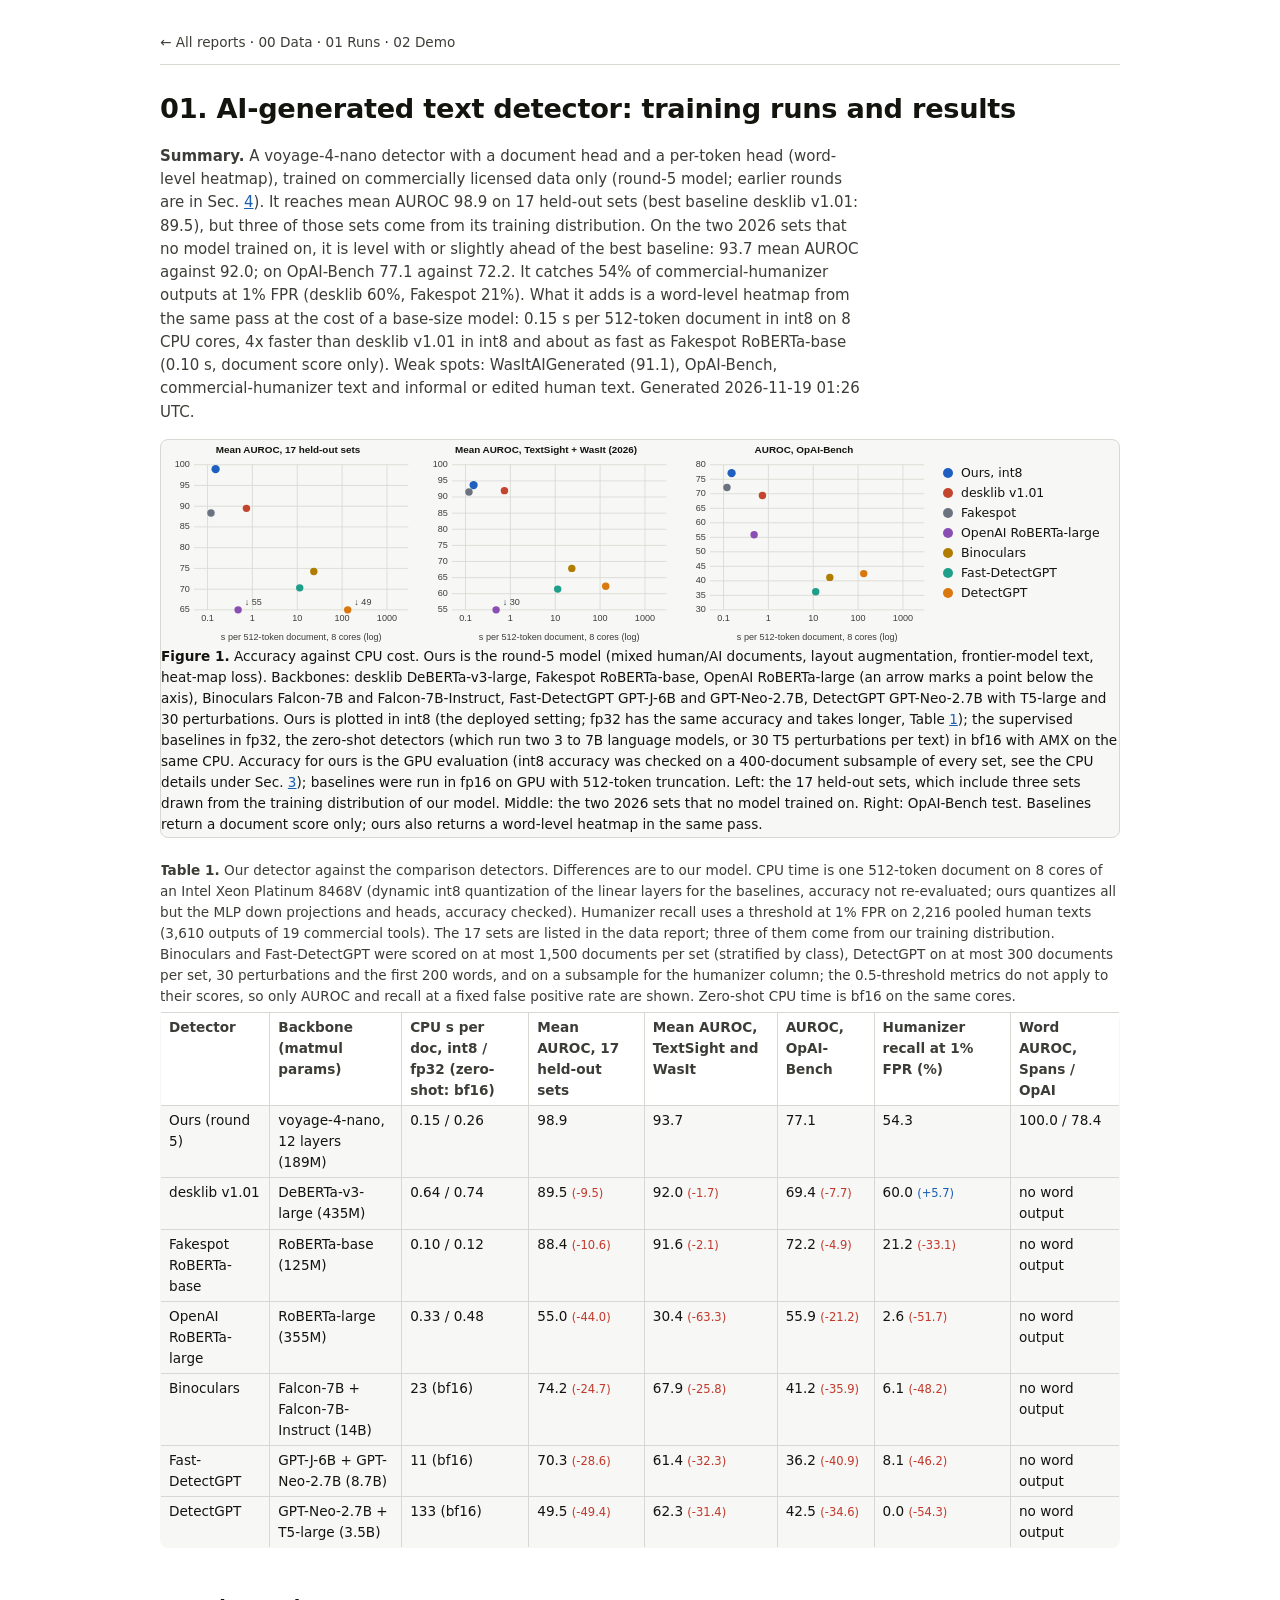
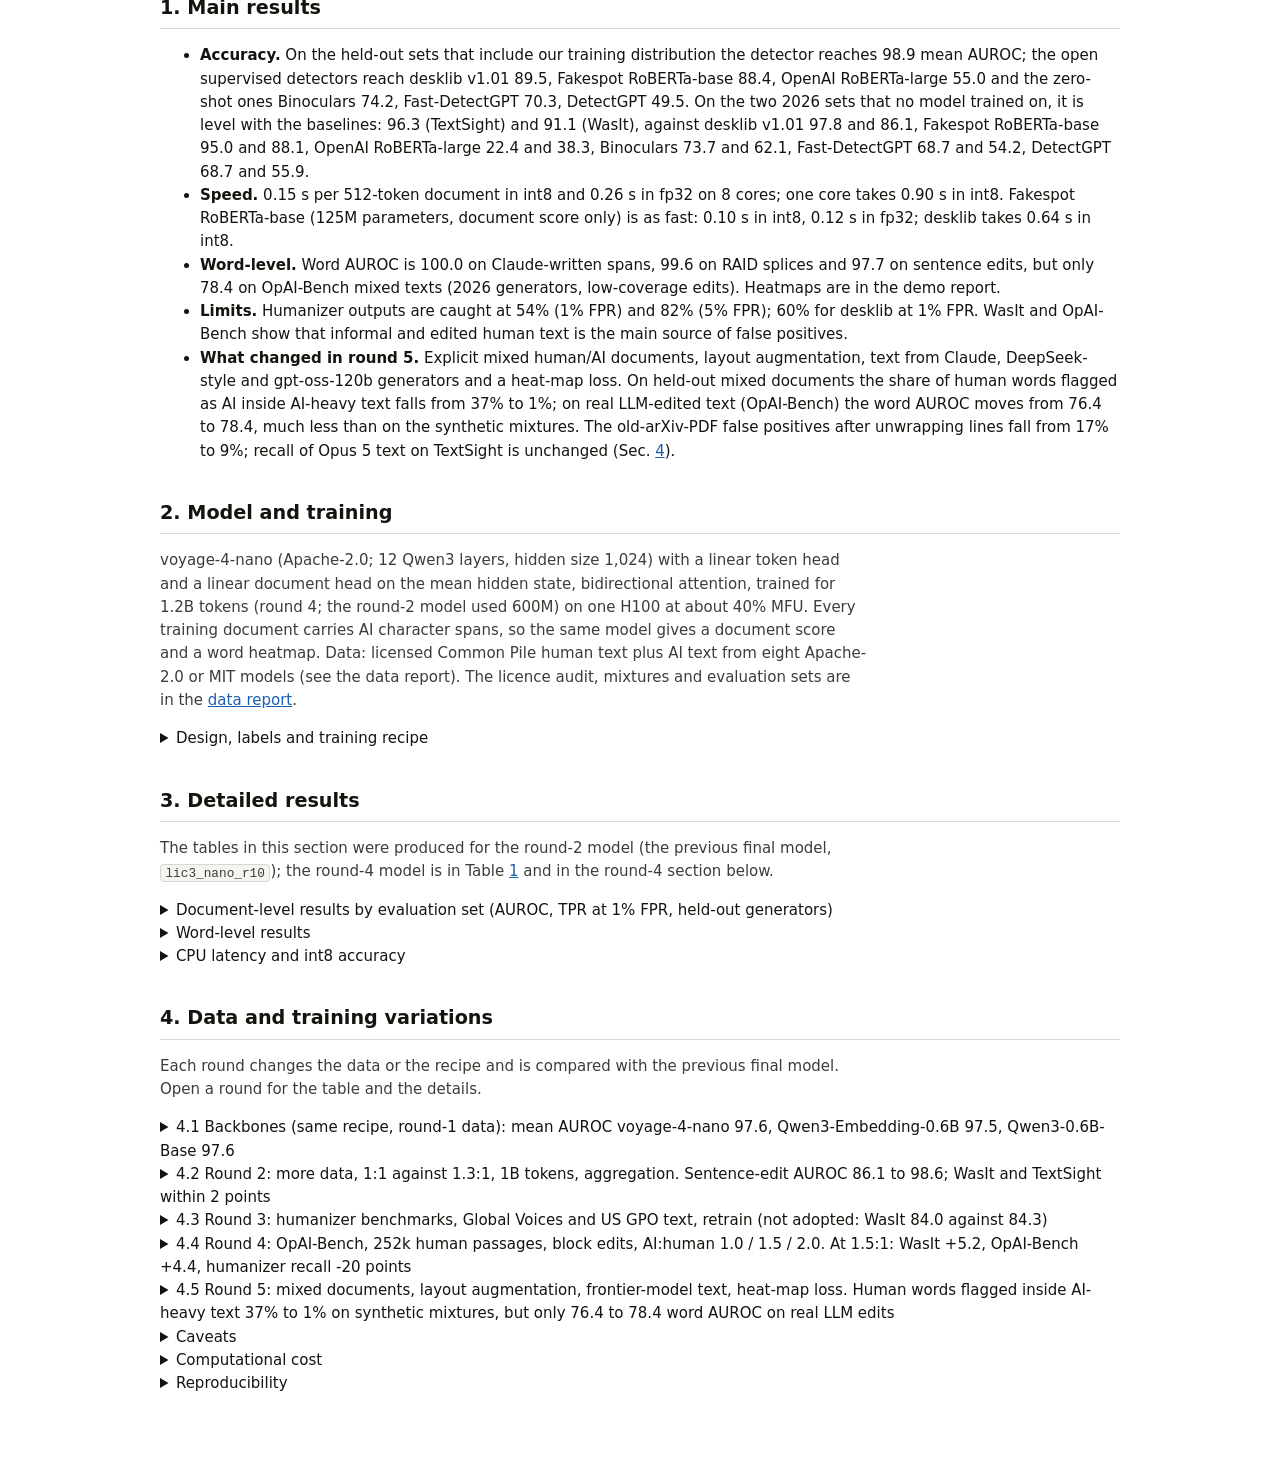
<file: reports/01_runs.html>
<!doctype html><html lang=en><head><meta charset=utf-8><meta name=viewport content='width=device-width,initial-scale=1'><title>AI detector runs</title><link rel=stylesheet href='theme.css'><style>.pos{color:var(--accent)} .neg{color:var(--bad)} .wide{overflow-x:auto} .dd{font-size:.72rem;color:var(--text-2);font-weight:400} .dd.pos{color:var(--accent)} .dd.neg{color:var(--bad)}
table{border-collapse:collapse;font-size:.85rem;margin:.6rem 0} th,td{border:1px solid var(--border);padding:.25rem .5rem;text-align:left;vertical-align:top} caption{margin-bottom:.3rem;font-size:.85rem;color:var(--text-2)}
.hmx{--ink:#1c1917;--muted:#78716c;--line:#e7e5e4;font-family:system-ui,-apple-system,"Segoe UI",Roboto,sans-serif;color:var(--ink);background:#fff;
  border:1px solid var(--line);border-radius:18px;box-shadow:0 1px 2px rgba(28,25,23,.04),0 12px 32px rgba(28,25,23,.06);padding:1.3rem 1.5rem 1.1rem;margin:1.4rem 0;max-width:46rem}
.hmx *{box-sizing:border-box}
.hmx .top{display:flex;align-items:flex-end;justify-content:space-between;gap:1rem;flex-wrap:wrap}
.hmx .ttl{font-size:.74rem;letter-spacing:.07em;text-transform:uppercase;color:var(--muted);font-weight:600;max-width:30rem;line-height:1.4}
.hmx .score{font-size:2.3rem;font-weight:700;letter-spacing:-.03em;line-height:1}
.hmx .score small{font-size:.8rem;font-weight:500;color:var(--muted);letter-spacing:0;margin-left:.35rem}
.hmx .meter{position:relative;height:8px;border-radius:99px;margin:.8rem 0 .25rem;background:linear-gradient(90deg,#34d399 0%,#fde68a 50%,#fb7185 100%)}
.hmx .meter i{position:absolute;top:-4px;width:16px;height:16px;margin-left:-8px;border-radius:50%;background:#fff;border:3px solid var(--ink);box-shadow:0 1px 4px rgba(0,0,0,.25)}
.hmx .ends{display:flex;justify-content:space-between;font-size:.68rem;color:var(--muted)}
.hmx .map{display:flex;gap:2px;height:14px;margin:1rem 0 .2rem}
.hmx .map b{flex:1;border-radius:3px;background:#f5f5f4}
.hmx .maplab{font-size:.68rem;color:var(--muted);margin-bottom:1rem}
.hmx .txt{font-family:Charter,"Iowan Old Style","Palatino Linotype",Georgia,serif;font-size:1.02rem;line-height:2.05;white-space:pre-wrap;color:#292524}
.hmx .w{background:var(--c,transparent);border-radius:.38em;padding:.12em .08em;margin:0 -.08em;-webkit-box-decoration-break:clone;box-decoration-break:clone}
.hmx .w.t{text-decoration:underline dotted 2px #1c1917;text-underline-offset:.28em}
.hmx .leg{display:flex;align-items:center;gap:.6rem;margin-top:1rem;font-size:.7rem;color:var(--muted)}
.hmx .leg span.bar{flex:0 0 9rem;height:8px;border-radius:99px;background:linear-gradient(90deg,#fff 0%,rgba(251,191,36,.35) 35%,rgba(251,113,133,.6) 65%,rgba(225,29,72,.85) 100%);border:1px solid #f0efed}
</style></head><body><nav class=topnav><a href='index.html'>&larr; All reports</a> &middot; <a href='00_data.html'>00 Data</a> &middot; <a href='01_runs.html'>01 Runs</a> &middot; <a href='02_demo.html'>02 Demo</a></nav>
<h1>01. AI-generated text detector: training runs and results</h1>
<p class=box><b>Summary.</b> A voyage-4-nano detector with a document head and a per-token head (word-level heatmap), trained on commercially licensed data only (round-5 model; earlier rounds are in Sec. <a href='#sec-4'>4</a>). It reaches mean AUROC 98.9 on 17 held-out sets (best baseline desklib v1.01: 89.5), but three of those sets come from its training distribution. On the two 2026 sets that no model trained on, it is level with or slightly ahead of the best baseline: 93.7 mean AUROC against 92.0; on OpAI-Bench 77.1 against 72.2. It catches 54% of commercial-humanizer outputs at 1% FPR (desklib 60%, Fakespot 21%). What it adds is a word-level heatmap from the same pass at the cost of a base-size model: 0.15 s per 512-token document in int8 on 8 CPU cores, 4x faster than desklib v1.01 in int8 and about as fast as Fakespot RoBERTa-base (0.10 s, document score only). Weak spots: WasItAIGenerated (91.1), OpAI-Bench, commercial-humanizer text and informal or edited human text. Generated 2026-11-19 01:26 UTC.</p>
<style>.fl{font:600 12px sans-serif;fill:var(--text-1)} .ft{font:11px sans-serif;fill:var(--text-2)} .fg{stroke:var(--border);stroke-width:1} .fw{display:flex;gap:10px;align-items:flex-start;flex-wrap:wrap} .sp{flex:1 1 640px;display:grid;grid-template-columns:repeat(auto-fit,minmax(200px,1fr));gap:4px} .sp svg{width:100%;height:auto} .lg{flex:0 0 178px;font-size:.78rem;line-height:1.2;padding-top:26px} .lg div{display:flex;gap:6px;align-items:center;margin-bottom:5px} .lg svg{flex:0 0 14px}</style><figure id=fig-1 style='margin:12px 0;padding:0'><div class=fw><div class=sp><svg viewBox='0 0 308 250' role=img aria-label='Mean AUROC, 17 held-out sets'><text x='154.0' y='16' text-anchor='middle' class=fl>Mean AUROC, 17 held-out sets</text><line x1='40' x2='300' y1='206.0' y2='206.0' class=fg /><text x='35' y='209.0' text-anchor='end' class=ft>65</text><line x1='40' x2='300' y1='180.9' y2='180.9' class=fg /><text x='35' y='183.9' text-anchor='end' class=ft>70</text><line x1='40' x2='300' y1='155.7' y2='155.7' class=fg /><text x='35' y='158.7' text-anchor='end' class=ft>75</text><line x1='40' x2='300' y1='130.6' y2='130.6' class=fg /><text x='35' y='133.6' text-anchor='end' class=ft>80</text><line x1='40' x2='300' y1='105.4' y2='105.4' class=fg /><text x='35' y='108.4' text-anchor='end' class=ft>85</text><line x1='40' x2='300' y1='80.3' y2='80.3' class=fg /><text x='35' y='83.3' text-anchor='end' class=ft>90</text><line x1='40' x2='300' y1='55.1' y2='55.1' class=fg /><text x='35' y='58.1' text-anchor='end' class=ft>95</text><line x1='40' x2='300' y1='30.0' y2='30.0' class=fg /><text x='35' y='33.0' text-anchor='end' class=ft>100</text><line x1='56.4' x2='56.4' y1='30' y2='206' class=fg /><text x='56.4' y='220' text-anchor='middle' class=ft>0.1</text><line x1='110.8' x2='110.8' y1='30' y2='206' class=fg /><text x='110.8' y='220' text-anchor='middle' class=ft>1</text><line x1='165.2' x2='165.2' y1='30' y2='206' class=fg /><text x='165.2' y='220' text-anchor='middle' class=ft>10</text><line x1='219.6' x2='219.6' y1='30' y2='206' class=fg /><text x='219.6' y='220' text-anchor='middle' class=ft>100</text><line x1='274.0' x2='274.0' y1='30' y2='206' class=fg /><text x='274.0' y='220' text-anchor='middle' class=ft>1000</text><text x='170.0' y='242' text-anchor='middle' class=ft>s per 512-token document, 8 cores (log)</text><circle cx='103.6' cy='82.9' r='4.5' fill='#c4452d'><title>desklib: 89.5 AUROC, 0.74 s</title></circle><circle cx='60.6' cy='88.6' r='4.5' fill='#6b7280'><title>Fakespot: 88.4 AUROC, 0.12 s</title></circle><circle cx='93.5' cy='206.0' r='4.5' fill='#8a4fb3'><title>OpenAI RoBERTa-large: 55.0 AUROC, 0.48 s</title></circle><text x='101.5' y='200.0' class=ft>&#8595; 55</text><circle cx='185.3' cy='159.5' r='4.5' fill='#b07d00'><title>Binoculars: 74.2 AUROC, 23.36 s</title></circle><circle cx='168.2' cy='179.3' r='4.5' fill='#1f9e89'><title>Fast-DetectGPT: 70.3 AUROC, 11.34 s</title></circle><circle cx='226.4' cy='206.0' r='4.5' fill='#d9780f'><title>DetectGPT: 49.5 AUROC, 133.29 s</title></circle><text x='234.4' y='200.0' class=ft>&#8595; 49</text><circle cx='66.2' cy='35.4' r='5' fill='#1f5fbf'><title>ours, int8: 98.9 AUROC, 0.15 s</title></circle></svg><svg viewBox='0 0 308 250' role=img aria-label='Mean AUROC, TextSight + WasIt (2026)'><text x='154.0' y='16' text-anchor='middle' class=fl>Mean AUROC, TextSight + WasIt (2026)</text><line x1='40' x2='300' y1='206.0' y2='206.0' class=fg /><text x='35' y='209.0' text-anchor='end' class=ft>55</text><line x1='40' x2='300' y1='186.4' y2='186.4' class=fg /><text x='35' y='189.4' text-anchor='end' class=ft>60</text><line x1='40' x2='300' y1='166.9' y2='166.9' class=fg /><text x='35' y='169.9' text-anchor='end' class=ft>65</text><line x1='40' x2='300' y1='147.3' y2='147.3' class=fg /><text x='35' y='150.3' text-anchor='end' class=ft>70</text><line x1='40' x2='300' y1='127.8' y2='127.8' class=fg /><text x='35' y='130.8' text-anchor='end' class=ft>75</text><line x1='40' x2='300' y1='108.2' y2='108.2' class=fg /><text x='35' y='111.2' text-anchor='end' class=ft>80</text><line x1='40' x2='300' y1='88.7' y2='88.7' class=fg /><text x='35' y='91.7' text-anchor='end' class=ft>85</text><line x1='40' x2='300' y1='69.1' y2='69.1' class=fg /><text x='35' y='72.1' text-anchor='end' class=ft>90</text><line x1='40' x2='300' y1='49.6' y2='49.6' class=fg /><text x='35' y='52.6' text-anchor='end' class=ft>95</text><line x1='40' x2='300' y1='30.0' y2='30.0' class=fg /><text x='35' y='33.0' text-anchor='end' class=ft>100</text><line x1='56.4' x2='56.4' y1='30' y2='206' class=fg /><text x='56.4' y='220' text-anchor='middle' class=ft>0.1</text><line x1='110.8' x2='110.8' y1='30' y2='206' class=fg /><text x='110.8' y='220' text-anchor='middle' class=ft>1</text><line x1='165.2' x2='165.2' y1='30' y2='206' class=fg /><text x='165.2' y='220' text-anchor='middle' class=ft>10</text><line x1='219.6' x2='219.6' y1='30' y2='206' class=fg /><text x='219.6' y='220' text-anchor='middle' class=ft>100</text><line x1='274.0' x2='274.0' y1='30' y2='206' class=fg /><text x='274.0' y='220' text-anchor='middle' class=ft>1000</text><text x='170.0' y='242' text-anchor='middle' class=ft>s per 512-token document, 8 cores (log)</text><circle cx='103.6' cy='61.4' r='4.5' fill='#c4452d'><title>desklib: 92.0 AUROC, 0.74 s</title></circle><circle cx='60.6' cy='63.0' r='4.5' fill='#6b7280'><title>Fakespot: 91.6 AUROC, 0.12 s</title></circle><circle cx='93.5' cy='206.0' r='4.5' fill='#8a4fb3'><title>OpenAI RoBERTa-large: 30.4 AUROC, 0.48 s</title></circle><text x='101.5' y='200.0' class=ft>&#8595; 30</text><circle cx='185.3' cy='155.7' r='4.5' fill='#b07d00'><title>Binoculars: 67.9 AUROC, 23.36 s</title></circle><circle cx='168.2' cy='180.8' r='4.5' fill='#1f9e89'><title>Fast-DetectGPT: 61.4 AUROC, 11.34 s</title></circle><circle cx='226.4' cy='177.4' r='4.5' fill='#d9780f'><title>DetectGPT: 62.3 AUROC, 133.29 s</title></circle><circle cx='66.2' cy='54.7' r='5' fill='#1f5fbf'><title>ours, int8: 93.7 AUROC, 0.15 s</title></circle></svg><svg viewBox='0 0 308 250' role=img aria-label='AUROC, OpAI-Bench'><text x='154.0' y='16' text-anchor='middle' class=fl>AUROC, OpAI-Bench</text><line x1='40' x2='300' y1='206.0' y2='206.0' class=fg /><text x='35' y='209.0' text-anchor='end' class=ft>30</text><line x1='40' x2='300' y1='188.4' y2='188.4' class=fg /><text x='35' y='191.4' text-anchor='end' class=ft>35</text><line x1='40' x2='300' y1='170.8' y2='170.8' class=fg /><text x='35' y='173.8' text-anchor='end' class=ft>40</text><line x1='40' x2='300' y1='153.2' y2='153.2' class=fg /><text x='35' y='156.2' text-anchor='end' class=ft>45</text><line x1='40' x2='300' y1='135.6' y2='135.6' class=fg /><text x='35' y='138.6' text-anchor='end' class=ft>50</text><line x1='40' x2='300' y1='118.0' y2='118.0' class=fg /><text x='35' y='121.0' text-anchor='end' class=ft>55</text><line x1='40' x2='300' y1='100.4' y2='100.4' class=fg /><text x='35' y='103.4' text-anchor='end' class=ft>60</text><line x1='40' x2='300' y1='82.8' y2='82.8' class=fg /><text x='35' y='85.8' text-anchor='end' class=ft>65</text><line x1='40' x2='300' y1='65.2' y2='65.2' class=fg /><text x='35' y='68.2' text-anchor='end' class=ft>70</text><line x1='40' x2='300' y1='47.6' y2='47.6' class=fg /><text x='35' y='50.6' text-anchor='end' class=ft>75</text><line x1='40' x2='300' y1='30.0' y2='30.0' class=fg /><text x='35' y='33.0' text-anchor='end' class=ft>80</text><line x1='56.4' x2='56.4' y1='30' y2='206' class=fg /><text x='56.4' y='220' text-anchor='middle' class=ft>0.1</text><line x1='110.8' x2='110.8' y1='30' y2='206' class=fg /><text x='110.8' y='220' text-anchor='middle' class=ft>1</text><line x1='165.2' x2='165.2' y1='30' y2='206' class=fg /><text x='165.2' y='220' text-anchor='middle' class=ft>10</text><line x1='219.6' x2='219.6' y1='30' y2='206' class=fg /><text x='219.6' y='220' text-anchor='middle' class=ft>100</text><line x1='274.0' x2='274.0' y1='30' y2='206' class=fg /><text x='274.0' y='220' text-anchor='middle' class=ft>1000</text><text x='170.0' y='242' text-anchor='middle' class=ft>s per 512-token document, 8 cores (log)</text><circle cx='103.6' cy='67.3' r='4.5' fill='#c4452d'><title>desklib: 69.4 AUROC, 0.74 s</title></circle><circle cx='60.6' cy='57.5' r='4.5' fill='#6b7280'><title>Fakespot: 72.2 AUROC, 0.12 s</title></circle><circle cx='93.5' cy='115.0' r='4.5' fill='#8a4fb3'><title>OpenAI RoBERTa-large: 55.9 AUROC, 0.48 s</title></circle><circle cx='185.3' cy='166.6' r='4.5' fill='#b07d00'><title>Binoculars: 41.2 AUROC, 23.36 s</title></circle><circle cx='168.2' cy='184.1' r='4.5' fill='#1f9e89'><title>Fast-DetectGPT: 36.2 AUROC, 11.34 s</title></circle><circle cx='226.4' cy='162.0' r='4.5' fill='#d9780f'><title>DetectGPT: 42.5 AUROC, 133.29 s</title></circle><circle cx='66.2' cy='40.2' r='5' fill='#1f5fbf'><title>ours, int8: 77.1 AUROC, 0.15 s</title></circle></svg></div><div class=lg><div><svg width=14 height=14 viewBox='0 0 14 14'><circle cx=7 cy=7 r=5 fill='#1f5fbf' /></svg><span>Ours, int8</span></div><div><svg width=14 height=14 viewBox='0 0 14 14'><circle cx=7 cy=7 r=5 fill='#c4452d' /></svg><span>desklib v1.01</span></div><div><svg width=14 height=14 viewBox='0 0 14 14'><circle cx=7 cy=7 r=5 fill='#6b7280' /></svg><span>Fakespot</span></div><div><svg width=14 height=14 viewBox='0 0 14 14'><circle cx=7 cy=7 r=5 fill='#8a4fb3' /></svg><span>OpenAI RoBERTa-large</span></div><div><svg width=14 height=14 viewBox='0 0 14 14'><circle cx=7 cy=7 r=5 fill='#b07d00' /></svg><span>Binoculars</span></div><div><svg width=14 height=14 viewBox='0 0 14 14'><circle cx=7 cy=7 r=5 fill='#1f9e89' /></svg><span>Fast-DetectGPT</span></div><div><svg width=14 height=14 viewBox='0 0 14 14'><circle cx=7 cy=7 r=5 fill='#d9780f' /></svg><span>DetectGPT</span></div></div></div><figcaption style='font-size:.85rem;font-weight:400'><b>Figure 1.</b> Accuracy against CPU cost. Ours is the round-5 model (mixed human/AI documents, layout augmentation, frontier-model text, heat-map loss). Backbones: desklib DeBERTa-v3-large, Fakespot RoBERTa-base, OpenAI RoBERTa-large (an arrow marks a point below the axis), Binoculars Falcon-7B and Falcon-7B-Instruct, Fast-DetectGPT GPT-J-6B and GPT-Neo-2.7B, DetectGPT GPT-Neo-2.7B with T5-large and 30 perturbations. Ours is plotted in int8 (the deployed setting; fp32 has the same accuracy and takes longer, Table <a href='#tab-1'>1</a>); the supervised baselines in fp32, the zero-shot detectors (which run two 3 to 7B language models, or 30 T5 perturbations per text) in bf16 with AMX on the same CPU. Accuracy for ours is the GPU evaluation (int8 accuracy was checked on a 400-document subsample of every set, see the CPU details under Sec. <a href='#sec-3'>3</a>); baselines were run in fp16 on GPU with 512-token truncation. Left: the 17 held-out sets, which include three sets drawn from the training distribution of our model. Middle: the two 2026 sets that no model trained on. Right: OpAI-Bench test. Baselines return a document score only; ours also returns a word-level heatmap in the same pass.</figcaption></figure>
<div class=wide><table id=tab-1><caption style='text-align:left'><b>Table 1.</b> Our detector against the comparison detectors. Differences are to our model. CPU time is one 512-token document on 8 cores of an Intel Xeon Platinum 8468V (dynamic int8 quantization of the linear layers for the baselines, accuracy not re-evaluated; ours quantizes all but the MLP down projections and heads, accuracy checked). Humanizer recall uses a threshold at 1% FPR on 2,216 pooled human texts (3,610 outputs of 19 commercial tools). The 17 sets are listed in the data report; three of them come from our training distribution. Binoculars and Fast-DetectGPT were scored on at most 1,500 documents per set (stratified by class), DetectGPT on at most 300 documents per set, 30 perturbations and the first 200 words, and on a subsample for the humanizer column; the 0.5-threshold metrics do not apply to their scores, so only AUROC and recall at a fixed false positive rate are shown. Zero-shot CPU time is bf16 on the same cores.</caption><tr><th>Detector</th><th>Backbone (matmul params)</th><th>CPU s per doc, int8 / fp32 (zero-shot: bf16)</th><th>Mean AUROC, 17 held-out sets</th><th>Mean AUROC, TextSight and WasIt</th><th>AUROC, OpAI-Bench</th><th>Humanizer recall at 1% FPR (%)</th><th>Word AUROC, Spans / OpAI</th></tr><tr><td>Ours (round 5)</td><td>voyage-4-nano, 12 layers (189M)</td><td>0.15 / 0.26</td><td>98.9</td><td>93.7</td><td>77.1</td><td>54.3</td><td>100.0 / 78.4</td></tr><tr><td>desklib v1.01</td><td>DeBERTa-v3-large (435M)</td><td>0.64 / 0.74</td><td>89.5 <span class="dd neg">(-9.5)</span></td><td>92.0 <span class="dd neg">(-1.7)</span></td><td>69.4 <span class="dd neg">(-7.7)</span></td><td>60.0 <span class="dd pos">(+5.7)</span></td><td>no word output</td></tr><tr><td>Fakespot RoBERTa-base</td><td>RoBERTa-base (125M)</td><td>0.10 / 0.12</td><td>88.4 <span class="dd neg">(-10.6)</span></td><td>91.6 <span class="dd neg">(-2.1)</span></td><td>72.2 <span class="dd neg">(-4.9)</span></td><td>21.2 <span class="dd neg">(-33.1)</span></td><td>no word output</td></tr><tr><td>OpenAI RoBERTa-large</td><td>RoBERTa-large (355M)</td><td>0.33 / 0.48</td><td>55.0 <span class="dd neg">(-44.0)</span></td><td>30.4 <span class="dd neg">(-63.3)</span></td><td>55.9 <span class="dd neg">(-21.2)</span></td><td>2.6 <span class="dd neg">(-51.7)</span></td><td>no word output</td></tr><tr><td>Binoculars</td><td>Falcon-7B + Falcon-7B-Instruct (14B)</td><td>23 (bf16)</td><td>74.2 <span class="dd neg">(-24.7)</span></td><td>67.9 <span class="dd neg">(-25.8)</span></td><td>41.2 <span class="dd neg">(-35.9)</span></td><td>6.1 <span class="dd neg">(-48.2)</span></td><td>no word output</td></tr><tr><td>Fast-DetectGPT</td><td>GPT-J-6B + GPT-Neo-2.7B (8.7B)</td><td>11 (bf16)</td><td>70.3 <span class="dd neg">(-28.6)</span></td><td>61.4 <span class="dd neg">(-32.3)</span></td><td>36.2 <span class="dd neg">(-40.9)</span></td><td>8.1 <span class="dd neg">(-46.2)</span></td><td>no word output</td></tr><tr><td>DetectGPT</td><td>GPT-Neo-2.7B + T5-large (3.5B)</td><td>133 (bf16)</td><td>49.5 <span class="dd neg">(-49.4)</span></td><td>62.3 <span class="dd neg">(-31.4)</span></td><td>42.5 <span class="dd neg">(-34.6)</span></td><td>0.0 <span class="dd neg">(-54.3)</span></td><td>no word output</td></tr></table></div>
<h2 id=sec-1>1. Main results</h2><ul><li><b>Accuracy.</b> On the held-out sets that include our training distribution the detector reaches 98.9 mean AUROC; the open supervised detectors reach desklib v1.01 89.5, Fakespot RoBERTa-base 88.4, OpenAI RoBERTa-large 55.0 and the zero-shot ones Binoculars 74.2, Fast-DetectGPT 70.3, DetectGPT 49.5. On the two 2026 sets that no model trained on, it is level with the baselines: 96.3 (TextSight) and 91.1 (WasIt), against desklib v1.01 97.8 and 86.1, Fakespot RoBERTa-base 95.0 and 88.1, OpenAI RoBERTa-large 22.4 and 38.3, Binoculars 73.7 and 62.1, Fast-DetectGPT 68.7 and 54.2, DetectGPT 68.7 and 55.9.</li><li><b>Speed.</b> 0.15 s per 512-token document in int8 and 0.26 s in fp32 on 8 cores; one core takes 0.90 s in int8. Fakespot RoBERTa-base (125M parameters, document score only) is as fast: 0.10 s in int8, 0.12 s in fp32; desklib takes 0.64 s in int8.</li><li><b>Word-level.</b> Word AUROC is 100.0 on Claude-written spans, 99.6 on RAID splices and 97.7 on sentence edits, but only 78.4 on OpAI-Bench mixed texts (2026 generators, low-coverage edits). Heatmaps are in the demo report.</li><li><b>Limits.</b> Humanizer outputs are caught at 54% (1% FPR) and 82% (5% FPR); 60% for desklib at 1% FPR. WasIt and OpAI-Bench show that informal and edited human text is the main source of false positives.</li><li><b>What changed in round 5.</b> Explicit mixed human/AI documents, layout augmentation, text from Claude, DeepSeek-style and gpt-oss-120b generators and a heat-map loss. On held-out mixed documents the share of human words flagged as AI inside AI-heavy text falls from 37% to 1%; on real LLM-edited text (OpAI-Bench) the word AUROC moves from 76.4 to 78.4, much less than on the synthetic mixtures. The old-arXiv-PDF false positives after unwrapping lines fall from 17% to 9%; recall of Opus 5 text on TextSight is unchanged (Sec. <a href='#sec-4'>4</a>).</li></ul>
<h2 id=sec-2>2. Model and training</h2>
<p>voyage-4-nano (Apache-2.0; 12 Qwen3 layers, hidden size 1,024) with a linear token head and a linear document head on the mean hidden state, bidirectional attention, trained for 1.2B tokens (round 4; the round-2 model used 600M) on one H100 at about 40% MFU. Every training document carries AI character spans, so the same model gives a document score and a word heatmap. Data: licensed Common Pile human text plus AI text from eight Apache-2.0 or MIT models (see the data report). The licence audit, mixtures and evaluation sets are in the <a href='00_data.html'>data report</a>.</p>
<details><summary>Design, labels and training recipe</summary><ul><li><b>Model.</b> The shipped voyage-4-nano weights (Apache-2.0; Qwen3 layers, hidden size 1,024, 16 query and 8 key-value heads, 12 layers). The 2,048-dimension embedding projection is dropped. A linear token head maps every final hidden state to a logit for &ldquo;this token is AI-written&rdquo;; a linear document head acts on the mean of the hidden states. Attention is bidirectional, so a word is judged with the text before and after it.</li><li><b>Labels.</b> Every training document has AI character spans: none for human text, the whole text for AI text, and exact spans for mixed documents. A token's target is the fraction of its characters inside AI spans. The document target is the mean token target of the cropped window, so for a mixed text the document score estimates the share of AI text. Loss = BCE on tokens + BCE on the document logit.</li><li><b>Word heatmap.</b> A word's probability is the mean probability of the tokens ending inside it. The document score is the length-weighted mean of the document logits of 1,024-token windows (the last window is anchored to the end).</li><li><b>Splices.</b> RAID contains a human text and several AI texts for the same prompt, so alternating runs of sentences from the two gives topic-matched mixed documents with exact word labels (96,276 in training). The Heterogeneous AI Spans data adds real model-written spans in human-origin text.</li></ul>
<p>One H100, bf16 autocast over fp32 master weights, fused AdamW (betas 0.9 / 0.98, weight decay 0.01, head lr 1e-3), cosine schedule with 3% warmup, lr 1.5e-4, 600M tokens (about 3.5 epochs of the 171M-token mixture; 262k tokens per optimizer step; the held-out model 450M), windows of up to 1,024 tokens with 25% of windows cut to a random length between 16 and 1,024, frozen embedding table. Hyperparameters (lr, bidirectional attention, frozen embeddings) were chosen in short runs on an earlier data mix that included non-commercial sources; those runs and their models were discarded and are not reported, and the final models were retrained from the original weights.</p>
<p>Documents are packed back to back into fixed 65,536-token micro-batches and attended with FlashAttention-3 varlen (no padding, static shapes so the non-attention parts of each layer compile with <code>torch.compile</code>, fused QKV and gate-up projections). The PyTorch profiler splits kernel time (approximately) into GEMMs 36%, FlashAttention 12%, fused elementwise kernels 22% and other 30%; micro-batch size and autotuning change MFU by under 1 point and FlashAttention-3 over flash-attn 2 gains 2.7 points.</p>
<div class=wide><table id=tab-2><caption style="text-align:left"><b>Table 2.</b> Model FLOPs utilization on one H100 (989 TFLOP/s dense bf16). First five rows: forward and backward of one micro-batch measured on nano with batches of an earlier data mix (same sequence-length statistics), before the licence audit. FLOPs per token = 6 x matmul parameters + 12 x layers x 2,048 x (sum of squared sequence lengths / tokens); the frozen embedding table and the loss are not counted. Difference to the first row in parentheses.</caption><tr><th>Configuration</th><th>MFU (%)</th></tr><tr><td>flash-attn 2, 64k-token micro-batches</td><td>37.5</td></tr><tr><td>FlashAttention-3, 32k-token micro-batches</td><td>40.6 <span class="dd pos">(+3.1)</span></td></tr><tr><td>FlashAttention-3, 64k-token micro-batches (used)</td><td>40.2 <span class="dd pos">(+2.7)</span></td></tr><tr><td>FlashAttention-3, 128k-token micro-batches</td><td>40.6 <span class="dd pos">(+3.1)</span></td></tr><tr><td>FlashAttention-3, 64k, torch.compile max-autotune</td><td>40.9 <span class="dd pos">(+3.4)</span></td></tr><tr><td><b>Training run: voyage-4-nano, 12 layers (reference)</b> (whole optimizer step, mean over 2,288 steps; 308k tokens/s)</td><td><b>39.9 <span class="dd pos">(+2.4)</span></b></td></tr><tr><td><b>Training run: Qwen3-Embedding-0.6B, first 12 layers</b> (whole optimizer step, mean over 2,288 steps; 307k tokens/s)</td><td><b>39.9 <span class="dd pos">(+2.4)</span></b></td></tr><tr><td><b>Training run: Qwen3-0.6B-Base, first 12 layers</b> (whole optimizer step, mean over 2,288 steps; 307k tokens/s)</td><td><b>39.9 <span class="dd pos">(+2.4)</span></b></td></tr></table></div></details>
<h2 id=sec-3>3. Detailed results</h2><p class=small>The tables in this section were produced for the round-2 model (the previous final model, <code>lic3_nano_r10</code>); the round-4 model is in Table <a href='#tab-1'>1</a> and in the round-4 section below.</p>
<details><summary>Document-level results by evaluation set (AUROC, TPR at 1% FPR, held-out generators)</summary>
<p>AUROC and true positive rate at 1% false positive rate are threshold free (the 1% threshold is set on the human texts of each set). At the fixed 0.5 threshold the reference model's false positive rate on human text is 1.6% (MAGE-SQuAD), 4.2% (RAID), 15.4% (TextSight 2026) and 40.3% (WasItAIGenerated). The comparison detectors are black boxes with training data that is not fully documented: they may have seen some of these sources. Differences to the voyage-4-nano detector in parentheses.</p>
<div class=wide><table id=tab-3><caption style="text-align:left"><b>Table 3. Document AUROC (0-100).</b></caption><tr><th>Evaluation set</th><th>n (AI)</th><th>voyage-4-nano detector</th><th>desklib v1.01</th><th>Fakespot RoBERTa-base</th><th>OpenAI RoBERTa-large</th><th>Binoculars</th><th>Fast-DetectGPT</th><th>DetectGPT</th></tr><tr><td>MAGE test, SQuAD domain</td><td>3704 (1196)</td><td><b>99.0</b></td><td>93.9 <span class="dd neg">(-5.1)</span></td><td>72.5 <span class="dd neg">(-26.5)</span></td><td>81.9 <span class="dd neg">(-17.2)</span></td><td>59.6 <span class="dd neg">(-39.4)</span></td><td>54.5 <span class="dd neg">(-44.6)</span></td><td>39.6 <span class="dd neg">(-59.4)</span></td></tr><tr><td>RAID, seen generators/attacks</td><td>4000 (2000)</td><td><b>99.9</b></td><td>97.7 <span class="dd neg">(-2.2)</span></td><td>98.6 <span class="dd neg">(-1.3)</span></td><td>77.4 <span class="dd neg">(-22.5)</span></td><td>81.6 <span class="dd neg">(-18.3)</span></td><td>81.6 <span class="dd neg">(-18.2)</span></td><td>64.0 <span class="dd neg">(-35.8)</span></td></tr><tr><td>RAID, unseen generators</td><td>4000 (2000)</td><td><b>99.8</b></td><td>95.4 <span class="dd neg">(-4.4)</span></td><td>98.2 <span class="dd neg">(-1.6)</span></td><td>69.1 <span class="dd neg">(-30.7)</span></td><td>92.9 <span class="dd neg">(-6.9)</span></td><td>91.4 <span class="dd neg">(-8.4)</span></td><td>67.1 <span class="dd neg">(-32.7)</span></td></tr><tr><td>RAID, unseen domain (abstracts)</td><td>2000 (1000)</td><td><b>100.0</b></td><td>98.1 <span class="dd neg">(-1.9)</span></td><td>99.6 <span class="dd neg">(-0.4)</span></td><td>77.0 <span class="dd neg">(-22.9)</span></td><td>81.1 <span class="dd neg">(-18.8)</span></td><td>80.1 <span class="dd neg">(-19.8)</span></td><td>15.8 <span class="dd neg">(-84.2)</span></td></tr><tr><td>RAID, unseen attacks</td><td>1764 (882)</td><td><b>99.4</b></td><td>88.1 <span class="dd neg">(-11.3)</span></td><td>95.3 <span class="dd neg">(-4.1)</span></td><td>67.1 <span class="dd neg">(-32.3)</span></td><td>78.8 <span class="dd neg">(-20.5)</span></td><td>73.4 <span class="dd neg">(-25.9)</span></td><td>55.2 <span class="dd neg">(-44.2)</span></td></tr><tr><td>RAID, generator + domain + attack unseen</td><td>810 (405)</td><td><b>99.4</b></td><td>86.6 <span class="dd neg">(-12.9)</span></td><td>95.1 <span class="dd neg">(-4.4)</span></td><td>60.6 <span class="dd neg">(-38.8)</span></td><td>85.1 <span class="dd neg">(-14.3)</span></td><td>77.1 <span class="dd neg">(-22.3)</span></td><td>38.4 <span class="dd neg">(-61.1)</span></td></tr><tr><td>RAID, 12 attacks (balanced)</td><td>7056 (3528)</td><td><b>99.7</b></td><td>94.8 <span class="dd neg">(-4.9)</span></td><td>98.0 <span class="dd neg">(-1.7)</span></td><td>72.1 <span class="dd neg">(-27.6)</span></td><td>82.7 <span class="dd neg">(-17.0)</span></td><td>80.6 <span class="dd neg">(-19.1)</span></td><td>58.9 <span class="dd neg">(-40.8)</span></td></tr><tr><td>TextSight 2026 (Claude Opus 5 etc.)</td><td>700 (56)</td><td><b>96.6</b></td><td>97.8 <span class="dd pos">(+1.2)</span></td><td>95.0 <span class="dd neg">(-1.6)</span></td><td>22.4 <span class="dd neg">(-74.2)</span></td><td>73.7 <span class="dd neg">(-23.0)</span></td><td>68.7 <span class="dd neg">(-28.0)</span></td><td>68.7 <span class="dd neg">(-27.9)</span></td></tr><tr><td>WasItAIGenerated 2026-09 (humanizers, 2026 models)</td><td>1222 (1150)</td><td><b>84.3</b></td><td>86.1 <span class="dd pos">(+1.8)</span></td><td>88.1 <span class="dd pos">(+3.8)</span></td><td>38.3 <span class="dd neg">(-45.9)</span></td><td>62.1 <span class="dd neg">(-22.2)</span></td><td>54.2 <span class="dd neg">(-30.1)</span></td><td>55.9 <span class="dd neg">(-28.4)</span></td></tr><tr><td>Heterogeneous AI Spans test (doc level)</td><td>874 (437)</td><td><b>99.0</b></td><td>69.5 <span class="dd neg">(-29.5)</span></td><td>65.9 <span class="dd neg">(-33.1)</span></td><td>32.5 <span class="dd neg">(-66.5)</span></td><td>66.0 <span class="dd neg">(-33.1)</span></td><td>63.9 <span class="dd neg">(-35.2)</span></td><td>53.6 <span class="dd neg">(-45.4)</span></td></tr><tr><td>Generated text, held-out passages (6 generators)</td><td>4000 (2000)</td><td><b>99.8</b></td><td>92.3 <span class="dd neg">(-7.5)</span></td><td>92.2 <span class="dd neg">(-7.6)</span></td><td>52.7 <span class="dd neg">(-47.1)</span></td><td>79.2 <span class="dd neg">(-20.6)</span></td><td>76.1 <span class="dd neg">(-23.7)</span></td><td>39.7 <span class="dd neg">(-60.2)</span></td></tr><tr><td>Generated text, unseen generators (OLMo-2, Phi-4-mini)</td><td>4000 (2000)</td><td><b>99.9</b></td><td>95.3 <span class="dd neg">(-4.6)</span></td><td>93.5 <span class="dd neg">(-6.4)</span></td><td>39.2 <span class="dd neg">(-60.6)</span></td><td>81.8 <span class="dd neg">(-18.1)</span></td><td>75.6 <span class="dd neg">(-24.3)</span></td><td>40.6 <span class="dd neg">(-59.3)</span></td></tr><tr><td>Generated text, unseen registers (Hansard, Foodista)</td><td>1016 (508)</td><td><b>99.9</b></td><td>92.8 <span class="dd neg">(-7.1)</span></td><td>86.4 <span class="dd neg">(-13.5)</span></td><td>65.6 <span class="dd neg">(-34.3)</span></td><td>80.1 <span class="dd neg">(-19.8)</span></td><td>83.0 <span class="dd neg">(-16.9)</span></td><td>59.7 <span class="dd neg">(-40.2)</span></td></tr><tr><td>Mixed human + AI continuation (doc level)</td><td>3000 (1500)</td><td><b>99.8</b></td><td>91.8 <span class="dd neg">(-8.0)</span></td><td>89.1 <span class="dd neg">(-10.7)</span></td><td>43.1 <span class="dd neg">(-56.7)</span></td><td>76.5 <span class="dd neg">(-23.3)</span></td><td>72.1 <span class="dd neg">(-27.7)</span></td><td>54.1 <span class="dd neg">(-45.7)</span></td></tr><tr><td>Humanizer-style rewrites of AI text (6 to 8 generators)</td><td>3000 (1500)</td><td><b>99.9</b></td><td>89.3 <span class="dd neg">(-10.6)</span></td><td>88.2 <span class="dd neg">(-11.7)</span></td><td>41.5 <span class="dd neg">(-58.4)</span></td><td>67.0 <span class="dd neg">(-33.0)</span></td><td>62.1 <span class="dd neg">(-37.9)</span></td><td>44.0 <span class="dd neg">(-55.9)</span></td></tr><tr><td>Human text with AI-rewritten sentences (doc level)</td><td>4000 (2000)</td><td><b>98.6</b></td><td>61.7 <span class="dd neg">(-37.0)</span></td><td>59.0 <span class="dd neg">(-39.6)</span></td><td>59.7 <span class="dd neg">(-39.0)</span></td><td>43.4 <span class="dd neg">(-55.2)</span></td><td>35.3 <span class="dd neg">(-63.4)</span></td><td>35.9 <span class="dd neg">(-62.7)</span></td></tr><tr><td>Generated text, newest generators (gpt-oss-20b, Qwen3-30B)</td><td>3000 (1500)</td><td><b>99.9</b></td><td>89.9 <span class="dd neg">(-10.0)</span></td><td>87.4 <span class="dd neg">(-12.5)</span></td><td>34.1 <span class="dd neg">(-65.7)</span></td><td>70.6 <span class="dd neg">(-29.3)</span></td><td>65.6 <span class="dd neg">(-34.2)</span></td><td>50.2 <span class="dd neg">(-49.7)</span></td></tr><tr><td><b>Mean over sets</b></td><td></td><td><b>98.5</b></td><td>89.5 <span class="dd neg">(-9.0)</span></td><td>88.4 <span class="dd neg">(-10.2)</span></td><td>55.0 <span class="dd neg">(-43.6)</span></td><td>74.2 <span class="dd neg">(-24.3)</span></td><td>70.3 <span class="dd neg">(-28.2)</span></td><td>49.5 <span class="dd neg">(-49.0)</span></td></tr></table></div>
<div class=wide><table id=tab-4><caption style="text-align:left"><b>Table 4.</b> WasItAIGenerated 2026-09 (English rows with CC BY 4.0 or MIT text, 72 human texts): AUROC of each AI group against the human texts. Groups starting with humanized/ are AI text rewritten by a commercial humanizer; ai_paraphrase is AI text paraphrased by another model. Difference to the voyage-4-nano detector in parentheses.</caption><tr><th>AI text group (against all human texts)</th><th>n</th><th>voyage-4-nano detector</th><th>desklib v1.01</th><th>Fakespot RoBERTa-base</th><th>OpenAI RoBERTa-large</th><th>Binoculars</th><th>Fast-DetectGPT</th><th>DetectGPT</th><th>ZeroGPT (vendor column)</th><th>tropa3 (WasItAIGenerated's own detector)</th></tr><tr><td>ai_paraphrase</td><td>29</td><td><b>98.0</b></td><td>98.9 <span class="dd pos">(+0.9)</span></td><td>98.9 <span class="dd pos">(+0.9)</span></td><td>17.6 <span class="dd neg">(-80.4)</span></td><td>53.0 <span class="dd neg">(-45.1)</span></td><td>51.0 <span class="dd neg">(-47.1)</span></td><td>75.3 <span class="dd neg">(-22.7)</span></td><td>78.0 <span class="dd neg">(-20.0)</span></td><td>100.0 <span class="dd pos">(+2.0)</span></td></tr><tr><td>ai_raw</td><td>700</td><td><b>90.0</b></td><td>86.6 <span class="dd neg">(-3.4)</span></td><td>89.2 <span class="dd neg">(-0.8)</span></td><td>31.7 <span class="dd neg">(-58.2)</span></td><td>57.9 <span class="dd neg">(-32.1)</span></td><td>49.7 <span class="dd neg">(-40.3)</span></td><td>58.4 <span class="dd neg">(-31.5)</span></td><td>74.2 <span class="dd neg">(-15.7)</span></td><td>99.9 <span class="dd pos">(+10.0)</span></td></tr><tr><td>humanized/cleverhumanizer</td><td>80</td><td><b>71.9</b></td><td>75.7 <span class="dd pos">(+3.8)</span></td><td>85.7 <span class="dd pos">(+13.8)</span></td><td>58.3 <span class="dd neg">(-13.6)</span></td><td>63.6 <span class="dd neg">(-8.3)</span></td><td>58.0 <span class="dd neg">(-13.9)</span></td><td>37.9 <span class="dd neg">(-33.9)</span></td><td>60.7 <span class="dd neg">(-11.2)</span></td><td>93.3 <span class="dd pos">(+21.5)</span></td></tr><tr><td>humanized/rephrasy</td><td>60</td><td><b>79.1</b></td><td>78.2 <span class="dd neg">(-0.8)</span></td><td>78.7 <span class="dd neg">(-0.4)</span></td><td>53.5 <span class="dd neg">(-25.5)</span></td><td>65.7 <span class="dd neg">(-13.4)</span></td><td>55.5 <span class="dd neg">(-23.6)</span></td><td>51.2 <span class="dd neg">(-27.9)</span></td><td>63.2 <span class="dd neg">(-15.9)</span></td><td>97.1 <span class="dd pos">(+18.1)</span></td></tr><tr><td>humanized/stealthgpt</td><td>100</td><td><b>72.7</b></td><td>93.1 <span class="dd pos">(+20.3)</span></td><td>92.2 <span class="dd pos">(+19.5)</span></td><td>38.7 <span class="dd neg">(-34.0)</span></td><td>88.6 <span class="dd pos">(+15.9)</span></td><td>82.8 <span class="dd pos">(+10.1)</span></td><td>63.5 <span class="dd neg">(-9.2)</span></td><td>84.7 <span class="dd pos">(+12.0)</span></td><td>100.0 <span class="dd pos">(+27.3)</span></td></tr><tr><td>humanized/undetectableai</td><td>1</td><td><b>18.1</b></td><td>95.8 <span class="dd pos">(+77.8)</span></td><td>77.8 <span class="dd pos">(+59.7)</span></td><td>100.0 <span class="dd pos">(+81.9)</span></td><td>94.4 <span class="dd pos">(+76.4)</span></td><td>52.8 <span class="dd pos">(+34.7)</span></td><td>n/a</td><td>n/a</td><td>n/a</td></tr><tr><td>humanized/undetectedgpt</td><td>60</td><td><b>66.1</b></td><td>86.5 <span class="dd pos">(+20.5)</span></td><td>85.0 <span class="dd pos">(+18.9)</span></td><td>53.4 <span class="dd neg">(-12.7)</span></td><td>73.4 <span class="dd pos">(+7.3)</span></td><td>63.6 <span class="dd neg">(-2.5)</span></td><td>52.1 <span class="dd neg">(-14.0)</span></td><td>68.0 <span class="dd pos">(+2.0)</span></td><td>95.3 <span class="dd pos">(+29.2)</span></td></tr><tr><td>humanized/walterwrites</td><td>60</td><td><b>82.1</b></td><td>93.5 <span class="dd pos">(+11.3)</span></td><td>91.1 <span class="dd pos">(+9.0)</span></td><td>45.6 <span class="dd neg">(-36.5)</span></td><td>47.3 <span class="dd neg">(-34.8)</span></td><td>38.0 <span class="dd neg">(-44.2)</span></td><td>41.9 <span class="dd neg">(-40.2)</span></td><td>61.0 <span class="dd neg">(-21.1)</span></td><td>95.6 <span class="dd pos">(+13.5)</span></td></tr><tr><td>humanized/writehuman</td><td>60</td><td><b>73.6</b></td><td>76.5 <span class="dd pos">(+2.9)</span></td><td>76.5 <span class="dd pos">(+2.9)</span></td><td>59.7 <span class="dd neg">(-13.9)</span></td><td>68.8 <span class="dd neg">(-4.7)</span></td><td>61.4 <span class="dd neg">(-12.1)</span></td><td>40.4 <span class="dd neg">(-33.1)</span></td><td>47.7 <span class="dd neg">(-25.8)</span></td><td>98.8 <span class="dd pos">(+25.3)</span></td></tr></table></div>
<div class=wide><table id=tab-5><caption style="text-align:left"><b>Table 5. True positive rate (%) at 1% false positive rate.</b></caption><tr><th>Evaluation set</th><th>n (AI)</th><th>voyage-4-nano detector</th><th>desklib v1.01</th><th>Fakespot RoBERTa-base</th><th>OpenAI RoBERTa-large</th><th>Binoculars</th><th>Fast-DetectGPT</th><th>DetectGPT</th></tr><tr><td>MAGE test, SQuAD domain</td><td>3704 (1196)</td><td><b>84.5</b></td><td>51.1 <span class="dd neg">(-33.4)</span></td><td>27.2 <span class="dd neg">(-57.4)</span></td><td>16.1 <span class="dd neg">(-68.4)</span></td><td>20.8 <span class="dd neg">(-63.7)</span></td><td>18.1 <span class="dd neg">(-66.4)</span></td><td>1.3 <span class="dd neg">(-83.2)</span></td></tr><tr><td>RAID, seen generators/attacks</td><td>4000 (2000)</td><td><b>97.9</b></td><td>77.1 <span class="dd neg">(-20.8)</span></td><td>85.0 <span class="dd neg">(-12.9)</span></td><td>18.2 <span class="dd neg">(-79.6)</span></td><td>51.5 <span class="dd neg">(-46.4)</span></td><td>44.4 <span class="dd neg">(-53.5)</span></td><td>1.3 <span class="dd neg">(-96.5)</span></td></tr><tr><td>RAID, unseen generators</td><td>4000 (2000)</td><td><b>96.8</b></td><td>70.8 <span class="dd neg">(-26.0)</span></td><td>86.7 <span class="dd neg">(-10.0)</span></td><td>8.6 <span class="dd neg">(-88.2)</span></td><td>58.1 <span class="dd neg">(-38.6)</span></td><td>44.9 <span class="dd neg">(-51.8)</span></td><td>0.0 <span class="dd neg">(-96.8)</span></td></tr><tr><td>RAID, unseen domain (abstracts)</td><td>2000 (1000)</td><td><b>99.6</b></td><td>80.9 <span class="dd neg">(-18.7)</span></td><td>92.0 <span class="dd neg">(-7.6)</span></td><td>12.9 <span class="dd neg">(-86.7)</span></td><td>55.6 <span class="dd neg">(-44.0)</span></td><td>34.5 <span class="dd neg">(-65.1)</span></td><td>1.3 <span class="dd neg">(-98.3)</span></td></tr><tr><td>RAID, unseen attacks</td><td>1764 (882)</td><td><b>89.2</b></td><td>43.2 <span class="dd neg">(-46.0)</span></td><td>64.1 <span class="dd neg">(-25.2)</span></td><td>9.3 <span class="dd neg">(-79.9)</span></td><td>37.7 <span class="dd neg">(-51.5)</span></td><td>34.0 <span class="dd neg">(-55.2)</span></td><td>0.0 <span class="dd neg">(-89.2)</span></td></tr><tr><td>RAID, generator + domain + attack unseen</td><td>810 (405)</td><td><b>92.8</b></td><td>38.8 <span class="dd neg">(-54.1)</span></td><td>72.3 <span class="dd neg">(-20.5)</span></td><td>3.0 <span class="dd neg">(-89.9)</span></td><td>37.3 <span class="dd neg">(-55.6)</span></td><td>18.0 <span class="dd neg">(-74.8)</span></td><td>0.0 <span class="dd neg">(-92.8)</span></td></tr><tr><td>RAID, 12 attacks (balanced)</td><td>7056 (3528)</td><td><b>94.0</b></td><td>63.0 <span class="dd neg">(-31.1)</span></td><td>81.4 <span class="dd neg">(-12.6)</span></td><td>12.8 <span class="dd neg">(-81.2)</span></td><td>49.9 <span class="dd neg">(-44.2)</span></td><td>39.1 <span class="dd neg">(-55.0)</span></td><td>1.3 <span class="dd neg">(-92.7)</span></td></tr><tr><td>TextSight 2026 (Claude Opus 5 etc.)</td><td>700 (56)</td><td><b>62.5</b></td><td>73.2 <span class="dd pos">(+10.7)</span></td><td>69.6 <span class="dd pos">(+7.1)</span></td><td>0.0 <span class="dd neg">(-62.5)</span></td><td>16.1 <span class="dd neg">(-46.4)</span></td><td>12.5 <span class="dd neg">(-50.0)</span></td><td>1.8 <span class="dd neg">(-60.7)</span></td></tr><tr><td>WasItAIGenerated 2026-09 (humanizers, 2026 models)</td><td>1222 (1150)</td><td><b>32.3</b></td><td>35.3 <span class="dd pos">(+3.0)</span></td><td>33.8 <span class="dd pos">(+1.6)</span></td><td>1.4 <span class="dd neg">(-30.9)</span></td><td>3.9 <span class="dd neg">(-28.3)</span></td><td>9.8 <span class="dd neg">(-22.4)</span></td><td>0.0 <span class="dd neg">(-32.3)</span></td></tr><tr><td>Heterogeneous AI Spans test (doc level)</td><td>874 (437)</td><td><b>83.3</b></td><td>7.1 <span class="dd neg">(-76.2)</span></td><td>7.8 <span class="dd neg">(-75.5)</span></td><td>0.5 <span class="dd neg">(-82.8)</span></td><td>5.0 <span class="dd neg">(-78.3)</span></td><td>12.8 <span class="dd neg">(-70.5)</span></td><td>0.0 <span class="dd neg">(-83.3)</span></td></tr><tr><td>Generated text, held-out passages (6 generators)</td><td>4000 (2000)</td><td><b>98.0</b></td><td>60.2 <span class="dd neg">(-37.8)</span></td><td>59.0 <span class="dd neg">(-39.0)</span></td><td>5.3 <span class="dd neg">(-92.7)</span></td><td>40.0 <span class="dd neg">(-58.0)</span></td><td>32.8 <span class="dd neg">(-65.2)</span></td><td>0.0 <span class="dd neg">(-98.0)</span></td></tr><tr><td>Generated text, unseen generators (OLMo-2, Phi-4-mini)</td><td>4000 (2000)</td><td><b>99.1</b></td><td>68.3 <span class="dd neg">(-30.8)</span></td><td>63.0 <span class="dd neg">(-36.1)</span></td><td>1.2 <span class="dd neg">(-97.9)</span></td><td>37.3 <span class="dd neg">(-61.8)</span></td><td>29.3 <span class="dd neg">(-69.8)</span></td><td>0.0 <span class="dd neg">(-99.1)</span></td></tr><tr><td>Generated text, unseen registers (Hansard, Foodista)</td><td>1016 (508)</td><td><b>97.2</b></td><td>64.4 <span class="dd neg">(-32.9)</span></td><td>50.8 <span class="dd neg">(-46.5)</span></td><td>11.8 <span class="dd neg">(-85.4)</span></td><td>45.5 <span class="dd neg">(-51.8)</span></td><td>43.9 <span class="dd neg">(-53.3)</span></td><td>2.7 <span class="dd neg">(-94.6)</span></td></tr><tr><td>Mixed human + AI continuation (doc level)</td><td>3000 (1500)</td><td><b>96.8</b></td><td>56.6 <span class="dd neg">(-40.2)</span></td><td>48.6 <span class="dd neg">(-48.2)</span></td><td>1.0 <span class="dd neg">(-95.8)</span></td><td>20.1 <span class="dd neg">(-76.7)</span></td><td>19.7 <span class="dd neg">(-77.1)</span></td><td>0.0 <span class="dd neg">(-96.8)</span></td></tr><tr><td>Humanizer-style rewrites of AI text (6 to 8 generators)</td><td>3000 (1500)</td><td><b>98.8</b></td><td>43.5 <span class="dd neg">(-55.3)</span></td><td>51.4 <span class="dd neg">(-47.4)</span></td><td>3.7 <span class="dd neg">(-95.1)</span></td><td>18.0 <span class="dd neg">(-80.8)</span></td><td>13.9 <span class="dd neg">(-84.9)</span></td><td>0.7 <span class="dd neg">(-98.1)</span></td></tr><tr><td>Human text with AI-rewritten sentences (doc level)</td><td>4000 (2000)</td><td><b>67.8</b></td><td>3.5 <span class="dd neg">(-64.4)</span></td><td>9.1 <span class="dd neg">(-58.7)</span></td><td>2.6 <span class="dd neg">(-65.2)</span></td><td>1.1 <span class="dd neg">(-66.8)</span></td><td>0.1 <span class="dd neg">(-67.7)</span></td><td>0.0 <span class="dd neg">(-67.8)</span></td></tr><tr><td>Generated text, newest generators (gpt-oss-20b, Qwen3-30B)</td><td>3000 (1500)</td><td><b>98.9</b></td><td>45.4 <span class="dd neg">(-53.5)</span></td><td>41.6 <span class="dd neg">(-57.3)</span></td><td>1.4 <span class="dd neg">(-97.5)</span></td><td>25.2 <span class="dd neg">(-73.7)</span></td><td>18.5 <span class="dd neg">(-80.3)</span></td><td>1.3 <span class="dd neg">(-97.5)</span></td></tr><tr><td><b>Mean over sets</b></td><td></td><td><b>87.6</b></td><td>51.9 <span class="dd neg">(-35.7)</span></td><td>55.5 <span class="dd neg">(-32.1)</span></td><td>6.5 <span class="dd neg">(-81.2)</span></td><td>30.8 <span class="dd neg">(-56.8)</span></td><td>25.1 <span class="dd neg">(-62.5)</span></td><td>0.7 <span class="dd neg">(-86.9)</span></td></tr></table></div>
<p>Held-out generators, domain and attacks:</p>
<div class=wide><table id=tab-6><caption style="text-align:left"><b>Table 6.</b> Held-out RAID subsets: the model trained without three generators, one domain and three attacks, and the model trained on them (diff to the held-out model). Same documents; 8% of RAID source documents are never trained on in either.</caption><tr><th>RAID evaluation subset</th><th colspan=2>AUROC</th><th colspan=2>TPR at 1% FPR</th></tr><tr><th></th><th>held-out training</th><th>full training</th><th>held-out training</th><th>full training</th></tr><tr><td>RAID, seen generators/attacks</td><td>99.8</td><td>99.9 <span class="dd pos">(+0.1)</span></td><td>97.7</td><td>97.9 <span class="dd pos">(+0.2)</span></td></tr><tr><td>RAID, unseen generators</td><td>99.6</td><td>99.8 <span class="dd pos">(+0.2)</span></td><td>93.8</td><td>96.8 <span class="dd pos">(+3.0)</span></td></tr><tr><td>RAID, unseen domain (abstracts)</td><td>99.5</td><td>100.0 <span class="dd pos">(+0.5)</span></td><td>95.5</td><td>99.6 <span class="dd pos">(+4.1)</span></td></tr><tr><td>RAID, unseen attacks</td><td>97.7</td><td>99.4 <span class="dd pos">(+1.6)</span></td><td>70.9</td><td>89.2 <span class="dd pos">(+18.4)</span></td></tr><tr><td>RAID, generator + domain + attack unseen</td><td>89.6</td><td>99.4 <span class="dd pos">(+9.9)</span></td><td>25.4</td><td>92.8 <span class="dd pos">(+67.4)</span></td></tr><tr><td>RAID, 12 attacks (balanced)</td><td>99.4</td><td>99.7 <span class="dd pos">(+0.3)</span></td><td>88.8</td><td>94.0 <span class="dd pos">(+5.2)</span></td></tr></table></div></details>
<details><summary>Word-level results</summary>
<div class=wide><table id=tab-7><caption style="text-align:left"><b>Table 7.</b> Word-level results (word = whitespace-delimited string; truth = more than half of its characters inside an AI span). "full" is the reference model, "held-out" the RAID-held-out model with its diff to full in parentheses. SemEval-8C and RoFT boundary tests were removed with their unlicensed data.</caption><tr><th>Set</th><th>Model</th><th>Word AUROC</th><th>Word F1</th><th>Doc IoU</th></tr><tr><td>Heterogeneous AI Spans test (Claude spans)</td><td>full</td><td>100.0</td><td>98.9</td><td>98.6</td></tr><tr><td></td><td>held-out</td><td>100.0 <span class=dd>(-0.0)</span></td><td>98.6 <span class="dd neg">(-0.3)</span></td><td>97.7 <span class="dd neg">(-0.9)</span></td></tr><tr><td>RAID splices (held-out documents)</td><td>full</td><td>99.5</td><td>95.6</td><td>91.0</td></tr><tr><td></td><td>held-out</td><td>98.9 <span class="dd neg">(-0.6)</span></td><td>94.4 <span class="dd neg">(-1.1)</span></td><td>86.4 <span class="dd neg">(-4.6)</span></td></tr><tr><td>Mixed human prefix + AI continuation (6 generators)</td><td>full</td><td>100.0</td><td>98.5</td><td>97.3</td></tr><tr><td></td><td>held-out</td><td>99.7 <span class="dd neg">(-0.2)</span></td><td>97.9 <span class="dd neg">(-0.6)</span></td><td>96.7 <span class="dd neg">(-0.5)</span></td></tr><tr><td>Human text with AI-rewritten sentences</td><td>full</td><td>97.5</td><td>83.7</td><td>85.0</td></tr><tr><td></td><td>held-out</td><td>97.6 <span class="dd pos">(+0.1)</span></td><td>83.7 <span class=dd>(+0.0)</span></td><td>84.7 <span class="dd neg">(-0.3)</span></td></tr><tr><td>Humanizer-style rewrites</td><td>full</td><td>100.0</td><td>99.8</td><td>98.9</td></tr><tr><td></td><td>held-out</td><td>100.0 <span class=dd>(+0.0)</span></td><td>99.7 <span class=dd>(-0.0)</span></td><td>98.7 <span class="dd neg">(-0.2)</span></td></tr></table></div></details>
<details><summary>CPU latency and int8 accuracy</summary>
<div class=wide><table id=tab-8><caption style="text-align:left"><b>Table 8.</b> CPU latency per document with word-level output (Intel Xeon Platinum 8468V on a shared Slurm node, so timings vary by about 30% between runs; PyTorch SDPA, one document at a time). int8 = dynamic quantization of all linear layers except the MLP down projections and the two heads.</caption><tr><th>Precision</th><th>Threads</th><th>128 tokens</th><th>512 tokens</th><th>1024 tokens</th></tr><tr><td>fp32</td><td>1</td><td>0.37 s (343 tok/s)</td><td>1.42 s (360 tok/s)</td><td>3.10 s (331 tok/s)</td></tr><tr><td>fp32</td><td>4</td><td>0.12 s (1036 tok/s)</td><td>0.43 s (1201 tok/s)</td><td>0.88 s (1159 tok/s)</td></tr><tr><td>fp32</td><td>8</td><td>0.09 s (1380 tok/s)</td><td>0.26 s (1989 tok/s)</td><td>0.48 s (2125 tok/s)</td></tr><tr><td>fp32</td><td>16</td><td>0.09 s (1455 tok/s)</td><td>0.17 s (3017 tok/s)</td><td>0.48 s (2113 tok/s)</td></tr><tr><td>bf16</td><td>1</td><td>0.54 s (235 tok/s)</td><td>2.31 s (222 tok/s)</td><td>5.14 s (199 tok/s)</td></tr><tr><td>bf16</td><td>4</td><td>0.16 s (814 tok/s)</td><td>0.61 s (842 tok/s)</td><td>1.34 s (764 tok/s)</td></tr><tr><td>bf16</td><td>8</td><td>0.09 s (1476 tok/s)</td><td>0.33 s (1570 tok/s)</td><td>0.72 s (1425 tok/s)</td></tr><tr><td>bf16</td><td>16</td><td>0.09 s (1441 tok/s)</td><td>0.34 s (1504 tok/s)</td><td>0.75 s (1373 tok/s)</td></tr><tr><td>int8</td><td>1</td><td>0.21 s (619 tok/s)</td><td>0.90 s (571 tok/s)</td><td>2.02 s (506 tok/s)</td></tr><tr><td>int8</td><td>4</td><td>0.06 s (2020 tok/s)</td><td>0.27 s (1905 tok/s)</td><td>0.61 s (1682 tok/s)</td></tr><tr><td>int8</td><td>8</td><td>0.04 s (2881 tok/s)</td><td>0.15 s (3382 tok/s)</td><td>0.34 s (3047 tok/s)</td></tr><tr><td>int8</td><td>16</td><td>0.04 s (3395 tok/s)</td><td>0.11 s (4612 tok/s)</td><td>0.26 s (3865 tok/s)</td></tr></table></div>
<div class=wide><table id=tab-9><caption style="text-align:left"><b>Table 9.</b> int8 CPU model against the bf16 GPU model (difference in parentheses; the GPU column uses all documents, the CPU column a sample, so differences include sampling noise). Word level: spans_test word AUROC 100.0 (+0.0), raid_splice word AUROC 99.6 (+0.1).</caption><tr><th>Set (sampled documents)</th><th>bf16 GPU AUROC</th><th>int8 CPU AUROC</th></tr><tr><td>MAGE test, SQuAD domain</td><td>99.0</td><td>99.2 <span class="dd pos">(+0.1)</span></td></tr><tr><td>RAID, seen generators/attacks</td><td>99.9</td><td>99.9 <span class=dd>(+0.0)</span></td></tr><tr><td>RAID, unseen generators</td><td>99.8</td><td>100.0 <span class="dd pos">(+0.2)</span></td></tr><tr><td>RAID, unseen attacks</td><td>99.4</td><td>99.6 <span class="dd pos">(+0.2)</span></td></tr><tr><td>RAID, generator + domain + attack unseen</td><td>99.4</td><td>99.3 <span class="dd neg">(-0.1)</span></td></tr><tr><td>TextSight 2026 (Claude Opus 5 etc.)</td><td>96.6</td><td>94.3 <span class="dd neg">(-2.4)</span></td></tr><tr><td>WasItAIGenerated 2026-09 (humanizers, 2026 models)</td><td>84.3</td><td>88.2 <span class="dd pos">(+3.9)</span></td></tr><tr><td>Heterogeneous AI Spans test (doc level)</td><td>99.0</td><td>99.3 <span class="dd pos">(+0.3)</span></td></tr><tr><td>Generated text, held-out passages (6 generators)</td><td>99.8</td><td>99.8 <span class="dd neg">(-0.1)</span></td></tr><tr><td>Generated text, unseen generators (OLMo-2, Phi-4-mini)</td><td>99.9</td><td>99.7 <span class="dd neg">(-0.2)</span></td></tr><tr><td>Generated text, unseen registers (Hansard, Foodista)</td><td>99.9</td><td>99.8 <span class="dd neg">(-0.1)</span></td></tr><tr><td>Mixed human + AI continuation (doc level)</td><td>99.8</td><td>100.0 <span class="dd pos">(+0.2)</span></td></tr><tr><td>Humanizer-style rewrites of AI text (6 to 8 generators)</td><td>99.9</td><td>100.0 <span class="dd pos">(+0.1)</span></td></tr><tr><td>Human text with AI-rewritten sentences (doc level)</td><td>98.6</td><td>97.2 <span class="dd neg">(-1.4)</span></td></tr><tr><td>Generated text, newest generators (gpt-oss-20b, Qwen3-30B)</td><td>99.9</td><td>99.8 <span class="dd neg">(-0.1)</span></td></tr><tr><td><b>Mean</b></td><td><b>98.3</b></td><td><b>98.4 <span class="dd pos">(+0.1)</span></b></td></tr></table></div>
<p>Quantizing the MLP down projections as well (all linear layers) moved the document logit by +3.8 on average and lowered AUROC in a direct test on the earlier model (AUROC 99.98 to 99.25, false positive rate at 0.5 from 1.3% to 45%), probably because of outlier activations at the down projection input; keeping those layers and the heads in fp32 leaves the logit within 0.03 on average (correlation 0.999) (<code>aidetect/diag_quant.py</code>).</p></details>
<h2 id=sec-4>4. Data and training variations</h2><p>Each round changes the data or the recipe and is compared with the previous final model. Open a round for the table and the details.</p>
<details><summary>4.1 Backbones (same recipe, round-1 data): mean AUROC voyage-4-nano 97.6, Qwen3-Embedding-0.6B 97.5, Qwen3-0.6B-Base 97.6</summary><p>Qwen3-Embedding-0.6B and Qwen3-0.6B-Base have the layer shape of voyage-4-nano (hidden 1,024, 16 and 8 heads, MLP 3,072) but 28 layers. Taking the first 12 layers matches nano's compute (189M matmul parameters); the 28-layer run uses all 440M. All start from their published weights with the same bidirectional-attention fine-tuning, so the causal-trained Qwen3-Embedding must adapt to bidirectional attention.</p>
<div class=wide><table id=tab-10><caption style="text-align:left"><b>Table 10.</b> Same recipe, same data (v2) and same 600M training tokens, three starting points. Difference to voyage-4-nano in parentheses.</caption><tr><th>Evaluation set (AUROC)</th><th>voyage-4-nano, 12 layers (reference)</th><th>Qwen3-Embedding-0.6B, first 12 layers</th><th>Qwen3-0.6B-Base, first 12 layers</th></tr><tr><td>MAGE test, SQuAD domain</td><td><b>99.0</b></td><td>98.1 <span class="dd neg">(-0.9)</span></td><td>98.5 <span class="dd neg">(-0.5)</span></td></tr><tr><td>RAID, seen generators/attacks</td><td><b>99.8</b></td><td>99.7 <span class="dd neg">(-0.1)</span></td><td>99.6 <span class="dd neg">(-0.2)</span></td></tr><tr><td>RAID, unseen generators</td><td><b>99.6</b></td><td>99.5 <span class="dd neg">(-0.1)</span></td><td>99.5 <span class="dd neg">(-0.2)</span></td></tr><tr><td>RAID, unseen domain (abstracts)</td><td><b>100.0</b></td><td>100.0 <span class=dd>(-0.0)</span></td><td>100.0 <span class=dd>(+0.0)</span></td></tr><tr><td>RAID, unseen attacks</td><td><b>99.3</b></td><td>99.0 <span class="dd neg">(-0.3)</span></td><td>99.1 <span class="dd neg">(-0.1)</span></td></tr><tr><td>RAID, generator + domain + attack unseen</td><td><b>99.4</b></td><td>99.4 <span class=dd>(-0.0)</span></td><td>99.4 <span class=dd>(-0.0)</span></td></tr><tr><td>RAID, 12 attacks (balanced)</td><td><b>99.6</b></td><td>99.4 <span class="dd neg">(-0.3)</span></td><td>99.3 <span class="dd neg">(-0.3)</span></td></tr><tr><td>TextSight 2026 (Claude Opus 5 etc.)</td><td><b>94.7</b></td><td>93.8 <span class="dd neg">(-0.9)</span></td><td>94.8 <span class="dd pos">(+0.1)</span></td></tr><tr><td>WasItAIGenerated 2026-09 (humanizers, 2026 models)</td><td><b>83.1</b></td><td>77.8 <span class="dd neg">(-5.3)</span></td><td>77.6 <span class="dd neg">(-5.5)</span></td></tr><tr><td>Heterogeneous AI Spans test (doc level)</td><td><b>99.5</b></td><td>98.9 <span class="dd neg">(-0.6)</span></td><td>99.2 <span class="dd neg">(-0.4)</span></td></tr><tr><td>Generated text, held-out passages (6 generators)</td><td><b>99.9</b></td><td>99.9 <span class=dd>(+0.0)</span></td><td>99.9 <span class=dd>(-0.0)</span></td></tr><tr><td>Generated text, unseen generators (OLMo-2, Phi-4-mini)</td><td><b>100.0</b></td><td>99.9 <span class="dd neg">(-0.1)</span></td><td>99.8 <span class="dd neg">(-0.2)</span></td></tr><tr><td>Generated text, unseen registers (Hansard, Foodista)</td><td><b>100.0</b></td><td>99.9 <span class=dd>(-0.0)</span></td><td>99.9 <span class="dd neg">(-0.1)</span></td></tr><tr><td>Mixed human + AI continuation (doc level)</td><td><b>99.8</b></td><td>99.9 <span class=dd>(+0.0)</span></td><td>99.8 <span class=dd>(-0.0)</span></td></tr><tr><td>Humanizer-style rewrites of AI text (6 to 8 generators)</td><td><b>99.8</b></td><td>n/a</td><td>n/a</td></tr><tr><td>Human text with AI-rewritten sentences (doc level)</td><td><b>86.1</b></td><td>n/a</td><td>n/a</td></tr><tr><td>Generated text, newest generators (gpt-oss-20b, Qwen3-30B)</td><td><b>99.9</b></td><td>n/a</td><td>n/a</td></tr><tr><td><b>Mean over sets</b></td><td><b>97.6</b></td><td>97.5 <span class="dd neg">(-0.1)</span></td><td>97.6 <span class=dd>(-0.0)</span></td></tr><tr><td>Spans test, word AUROC</td><td><b>100.0</b></td><td>99.9 <span class=dd>(-0.0)</span></td><td>99.9 <span class=dd>(-0.0)</span></td></tr><tr><td>Spans test, document IoU</td><td><b>98.6</b></td><td>97.8 <span class="dd neg">(-0.8)</span></td><td>97.4 <span class="dd neg">(-1.2)</span></td></tr><tr><td>RAID splices, word AUROC</td><td><b>99.6</b></td><td>98.9 <span class="dd neg">(-0.7)</span></td><td>99.0 <span class="dd neg">(-0.6)</span></td></tr></table></div>
<div class=wide><table id=tab-11><caption style="text-align:left"><b>Table 11.</b> Effect of the larger licensed data on voyage-4-nano. v1 data = RAID (books, wiki, abstracts), MAGE-SQuAD and the Spans data, 110M tokens; v2 data adds 62k Common Pile human passages and their AI counterparts written by six Apache/MIT models. Same recipe, 400M tokens for v1 and 600M for v2. Difference to v1 in parentheses; n/a = not evaluated for v1.</caption><tr><th>Evaluation set</th><th colspan=2>AUROC</th><th colspan=2>TPR at 1% FPR</th></tr><tr><th></th><th>v1 data</th><th>v2 data</th><th>v1 data</th><th>v2 data</th></tr><tr><td>MAGE test, SQuAD domain</td><td>98.9</td><td>99.0 <span class="dd pos">(+0.1)</span></td><td>81.4</td><td>83.0 <span class="dd pos">(+1.7)</span></td></tr><tr><td>RAID, seen generators/attacks</td><td>99.7</td><td>99.8 <span class="dd pos">(+0.1)</span></td><td>95.9</td><td>96.3 <span class="dd pos">(+0.4)</span></td></tr><tr><td>RAID, unseen generators</td><td>99.6</td><td>99.6 <span class=dd>(+0.0)</span></td><td>94.5</td><td>94.8 <span class="dd pos">(+0.2)</span></td></tr><tr><td>RAID, unseen domain (abstracts)</td><td>100.0</td><td>100.0 <span class=dd>(+0.0)</span></td><td>99.9</td><td>99.8 <span class="dd neg">(-0.1)</span></td></tr><tr><td>RAID, unseen attacks</td><td>99.4</td><td>99.3 <span class="dd neg">(-0.1)</span></td><td>92.2</td><td>91.3 <span class="dd neg">(-0.9)</span></td></tr><tr><td>RAID, generator + domain + attack unseen</td><td>99.4</td><td>99.4 <span class=dd>(+0.0)</span></td><td>88.1</td><td>90.1 <span class="dd pos">(+2.0)</span></td></tr><tr><td>RAID, 12 attacks (balanced)</td><td>99.6</td><td>99.6 <span class=dd>(+0.0)</span></td><td>93.3</td><td>94.7 <span class="dd pos">(+1.4)</span></td></tr><tr><td>TextSight 2026 (Claude Opus 5 etc.)</td><td>92.3</td><td>94.7 <span class="dd pos">(+2.4)</span></td><td>14.3</td><td>67.9 <span class="dd pos">(+53.6)</span></td></tr><tr><td>WasItAIGenerated 2026-09 (humanizers, 2026 models)</td><td>65.9</td><td>83.1 <span class="dd pos">(+17.2)</span></td><td>5.0</td><td>28.9 <span class="dd pos">(+23.8)</span></td></tr><tr><td>Heterogeneous AI Spans test (doc level)</td><td>99.5</td><td>99.5 <span class="dd pos">(+0.1)</span></td><td>87.2</td><td>89.2 <span class="dd pos">(+2.1)</span></td></tr><tr><td>Generated text, held-out passages (6 generators)</td><td>78.2</td><td>99.9 <span class="dd pos">(+21.7)</span></td><td>15.2</td><td>99.2 <span class="dd pos">(+84.0)</span></td></tr><tr><td>Generated text, unseen generators (OLMo-2, Phi-4-mini)</td><td>78.2</td><td>100.0 <span class="dd pos">(+21.8)</span></td><td>13.7</td><td>99.7 <span class="dd pos">(+86.0)</span></td></tr><tr><td>Generated text, unseen registers (Hansard, Foodista)</td><td>72.1</td><td>100.0 <span class="dd pos">(+27.9)</span></td><td>13.1</td><td>99.6 <span class="dd pos">(+86.5)</span></td></tr><tr><td>Mixed human + AI continuation (doc level)</td><td>68.2</td><td>99.8 <span class="dd pos">(+31.6)</span></td><td>1.7</td><td>99.3 <span class="dd pos">(+97.5)</span></td></tr><tr><td>Humanizer-style rewrites of AI text (6 to 8 generators)</td><td>n/a</td><td>99.8</td><td>n/a</td><td>98.9</td></tr><tr><td>Human text with AI-rewritten sentences (doc level)</td><td>n/a</td><td>86.1</td><td>n/a</td><td>37.9</td></tr><tr><td>Generated text, newest generators (gpt-oss-20b, Qwen3-30B)</td><td>n/a</td><td>99.9</td><td>n/a</td><td>98.6</td></tr></table></div></details>
<details><summary>4.2 Round 2: more data, 1:1 against 1.3:1, 1B tokens, aggregation. Sentence-edit AUROC 86.1 to 98.6; WasIt and TextSight within 2 points</summary><p>The second round tested whether more licensed data and cheap training changes close the gap to the commercial humanizers. Data: 18k more Stack Exchange passages (informal Q&A, 2017 or earlier), 27,010 humanizer-style rewrites of AI text by a different model, 37,990 passages with 1 to 6 sentences replaced by an AI rewrite (exact spans), and 29,154 texts from gpt-oss-20b and Qwen3-30B-A3B (Apache-2.0). Training changes tried: AI : human document ratio 1.3 : 1 against 1 : 1, a 1B-token run, and the document score taken from the mean token probability instead of the document head (Table <a href='#tab-13'>13</a>). Findings: (1) the previous model already scored 99.8 on my humanizer-style rewrites and 99.9 on the two newer generators, so those were not gaps in my own pipeline; only sentence-level edits improved a lot. (2) On the external sets the data change alone was flat and raised false positives (the mix then held more AI than human documents); balancing 1 : 1 recovered part of that and gave the best WasItAIGenerated and TextSight numbers. (3) The two aggregators give the same AUROC; the mean token probability gives higher TPR at 1% FPR on three sets and lower on sentence edits. (4) The final model was chosen among these variants on WasItAIGenerated and TextSight, the same sets it is reported on, so differences under about 1 AUROC point are within selection noise.</p>
<div class=wide><table id=tab-12><caption style="text-align:left"><b>Table 12.</b> Second round on voyage-4-nano. Round 2 adds 18k Stack Exchange passages, humanizer-style rewrites of AI text, sentence-level AI edits inside human text and text from two newer generators (gpt-oss-20b, Qwen3-30B-A3B); 1.3:1 and 1:1 are the AI : human document ratio in the generated-text registers. All models 600M tokens except the last column group (1B). The "final" model is the best round-2 variant on WasItAIGenerated and TextSight. Difference to round 1 in parentheses; the round-1 model is evaluated on the same collection of sets.</caption><tr><th>Evaluation set (AUROC)</th><th>round 1 (v2)</th><th>round 2, 1.3:1</th><th>round 2, 1:1</th><th>round 2, 1:1, 1B tokens</th><th>TPR at 1% FPR: round 1</th><th>TPR at 1% FPR: final</th></tr><tr><td>MAGE test, SQuAD domain</td><td>99.0</td><td>99.0 <span class="dd neg">(-0.1)</span></td><td>99.0 <span class=dd>(-0.0)</span></td><td>99.0 <span class="dd neg">(-0.1)</span></td><td>83.0</td><td>84.5 <span class="dd pos">(+1.5)</span></td></tr><tr><td>RAID, seen generators/attacks</td><td>99.8</td><td>99.8 <span class=dd>(-0.0)</span></td><td>99.9 <span class=dd>(+0.0)</span></td><td>99.8 <span class=dd>(-0.0)</span></td><td>96.3</td><td>97.9 <span class="dd pos">(+1.6)</span></td></tr><tr><td>RAID, unseen generators</td><td>99.6</td><td>99.7 <span class=dd>(+0.0)</span></td><td>99.8 <span class="dd pos">(+0.1)</span></td><td>99.7 <span class="dd pos">(+0.1)</span></td><td>94.8</td><td>96.8 <span class="dd pos">(+2.0)</span></td></tr><tr><td>RAID, unseen domain (abstracts)</td><td>100.0</td><td>100.0 <span class=dd>(-0.0)</span></td><td>100.0 <span class=dd>(-0.0)</span></td><td>100.0 <span class=dd>(-0.0)</span></td><td>99.8</td><td>99.6 <span class="dd neg">(-0.2)</span></td></tr><tr><td>RAID, unseen attacks</td><td>99.3</td><td>99.4 <span class="dd pos">(+0.2)</span></td><td>99.4 <span class="dd pos">(+0.1)</span></td><td>99.3 <span class="dd pos">(+0.1)</span></td><td>91.3</td><td>89.2 <span class="dd neg">(-2.0)</span></td></tr><tr><td>RAID, generator + domain + attack unseen</td><td>99.4</td><td>99.4 <span class=dd>(-0.0)</span></td><td>99.4 <span class=dd>(-0.0)</span></td><td>99.4 <span class=dd>(-0.0)</span></td><td>90.1</td><td>92.8 <span class="dd pos">(+2.7)</span></td></tr><tr><td>RAID, 12 attacks (balanced)</td><td>99.6</td><td>99.6 <span class=dd>(+0.0)</span></td><td>99.7 <span class="dd pos">(+0.1)</span></td><td>99.6 <span class=dd>(-0.0)</span></td><td>94.7</td><td>94.0 <span class="dd neg">(-0.6)</span></td></tr><tr><td>TextSight 2026 (Claude Opus 5 etc.)</td><td>94.7</td><td>94.7 <span class=dd>(+0.0)</span></td><td>96.6 <span class="dd pos">(+1.9)</span></td><td>95.6 <span class="dd pos">(+0.9)</span></td><td>67.9</td><td>62.5 <span class="dd neg">(-5.4)</span></td></tr><tr><td>WasItAIGenerated 2026-09 (humanizers, 2026 models)</td><td>83.1</td><td>83.2 <span class="dd pos">(+0.1)</span></td><td>84.3 <span class="dd pos">(+1.2)</span></td><td>81.9 <span class="dd neg">(-1.2)</span></td><td>28.9</td><td>32.3 <span class="dd pos">(+3.4)</span></td></tr><tr><td>Heterogeneous AI Spans test (doc level)</td><td>99.5</td><td>98.9 <span class="dd neg">(-0.6)</span></td><td>99.0 <span class="dd neg">(-0.5)</span></td><td>99.0 <span class="dd neg">(-0.5)</span></td><td>89.2</td><td>83.3 <span class="dd neg">(-5.9)</span></td></tr><tr><td>Generated text, held-out passages (6 generators)</td><td>99.9</td><td>99.9 <span class=dd>(-0.0)</span></td><td>99.8 <span class="dd neg">(-0.1)</span></td><td>99.9 <span class=dd>(-0.0)</span></td><td>99.2</td><td>98.0 <span class="dd neg">(-1.2)</span></td></tr><tr><td>Generated text, unseen generators (OLMo-2, Phi-4-mini)</td><td>100.0</td><td>99.9 <span class=dd>(-0.0)</span></td><td>99.9 <span class="dd neg">(-0.1)</span></td><td>99.9 <span class=dd>(-0.0)</span></td><td>99.7</td><td>99.1 <span class="dd neg">(-0.6)</span></td></tr><tr><td>Generated text, unseen registers (Hansard, Foodista)</td><td>100.0</td><td>99.9 <span class="dd neg">(-0.1)</span></td><td>99.9 <span class="dd neg">(-0.1)</span></td><td>99.9 <span class="dd neg">(-0.1)</span></td><td>99.6</td><td>97.2 <span class="dd neg">(-2.4)</span></td></tr><tr><td>Mixed human + AI continuation (doc level)</td><td>99.8</td><td>99.8 <span class=dd>(+0.0)</span></td><td>99.8 <span class=dd>(-0.0)</span></td><td>99.8 <span class="dd neg">(-0.1)</span></td><td>99.3</td><td>96.8 <span class="dd neg">(-2.5)</span></td></tr><tr><td>Humanizer-style rewrites of AI text (6 to 8 generators)</td><td>99.8</td><td>99.9 <span class="dd pos">(+0.2)</span></td><td>99.9 <span class="dd pos">(+0.2)</span></td><td>99.9 <span class="dd pos">(+0.2)</span></td><td>98.9</td><td>98.8 <span class="dd neg">(-0.1)</span></td></tr><tr><td>Human text with AI-rewritten sentences (doc level)</td><td>86.1</td><td>98.7 <span class="dd pos">(+12.7)</span></td><td>98.6 <span class="dd pos">(+12.6)</span></td><td>98.8 <span class="dd pos">(+12.8)</span></td><td>37.9</td><td>67.8 <span class="dd pos">(+29.9)</span></td></tr><tr><td>Generated text, newest generators (gpt-oss-20b, Qwen3-30B)</td><td>99.9</td><td>99.9 <span class="dd pos">(+0.1)</span></td><td>99.9 <span class=dd>(+0.0)</span></td><td>99.9 <span class=dd>(+0.0)</span></td><td>98.6</td><td>98.9 <span class="dd pos">(+0.3)</span></td></tr><tr><td><b>Mean over sets</b></td><td><b>97.6</b></td><td>98.3 <span class="dd pos">(+0.7)</span></td><td>98.5 <span class="dd pos">(+0.9)</span></td><td>98.3 <span class="dd pos">(+0.7)</span></td><td></td><td></td></tr></table></div>
<div class=wide><table id=tab-13><caption style="text-align:left"><b>Table 13.</b> Document score from the document head, from the mean token probability, or from their average, for the round-2 1.3:1 model (same weights, only the aggregation differs). Difference to the document head in parentheses.</caption><tr><th>Set</th><th colspan=3>AUROC</th><th colspan=3>TPR at 1% FPR</th></tr><tr><th></th><th>document head</th><th>mean token probability</th><th>average of both</th><th>document head</th><th>mean token probability</th><th>average of both</th></tr><tr><td>TextSight 2026 (Claude Opus 5 etc.)</td><td>94.7</td><td>94.7 <span class=dd>(-0.0)</span></td><td>94.7 <span class=dd>(-0.0)</span></td><td>57.1</td><td>62.5 <span class="dd pos">(+5.4)</span></td><td>58.9 <span class="dd pos">(+1.8)</span></td></tr><tr><td>WasItAIGenerated 2026-09 (humanizers, 2026 models)</td><td>83.2</td><td>83.2 <span class=dd>(-0.0)</span></td><td>83.2 <span class=dd>(-0.0)</span></td><td>26.3</td><td>32.1 <span class="dd pos">(+5.7)</span></td><td>29.7 <span class="dd pos">(+3.4)</span></td></tr><tr><td>Heterogeneous AI Spans test (doc level)</td><td>98.9</td><td>99.5 <span class="dd pos">(+0.6)</span></td><td>99.4 <span class="dd pos">(+0.5)</span></td><td>76.9</td><td>91.3 <span class="dd pos">(+14.4)</span></td><td>81.5 <span class="dd pos">(+4.6)</span></td></tr><tr><td>Human text with AI-rewritten sentences (doc level)</td><td>98.7</td><td>98.7 <span class=dd>(-0.0)</span></td><td>98.7 <span class=dd>(-0.0)</span></td><td>71.2</td><td>68.2 <span class="dd neg">(-2.9)</span></td><td>69.6 <span class="dd neg">(-1.6)</span></td></tr><tr><td>Mixed human + AI continuation (doc level)</td><td>99.8</td><td>99.8 <span class=dd>(-0.0)</span></td><td>99.8 <span class=dd>(-0.0)</span></td><td>97.9</td><td>97.7 <span class="dd neg">(-0.1)</span></td><td>97.9 <span class=dd>(+0.0)</span></td></tr><tr><td>RAID, seen generators/attacks</td><td>99.8</td><td>99.8 <span class=dd>(-0.0)</span></td><td>99.8 <span class=dd>(-0.0)</span></td><td>96.0</td><td>95.2 <span class="dd neg">(-0.9)</span></td><td>95.1 <span class="dd neg">(-1.0)</span></td></tr></table></div></details>
<details><summary>4.3 Round 3: humanizer benchmarks, Global Voices and US GPO text, retrain (not adopted: WasIt 84.0 against 84.3)</summary><p>Evaluation: HumanizerBench and AI Humanizer Benchmark give 3,610 outputs of 19 commercial humanizers from 2026, scored in Table <a href='#tab-15'>15</a>. Data: informal human prose is the weakest domain, so I added Global Voices posts from 2005 to 2008 (CC BY, 10.3k passages) and US GPO documents (public domain, 4.0k) to the human pool and generated AI text from them with all eight generators (continue, rewrite, write, casual, edit). The final-recipe model retrained on it (Table <a href='#tab-14'>14</a>) does not improve on the round-2 final model: the external sets move by less than the selection noise, and sentence-edit TPR drops. The round-2 model is kept. The humanizers are not the main gap: it flags 74% of their outputs at 1% FPR, and the gap to a threshold at 5% FPR is smaller than the spread between humanizers (Grammarly and several rewriters are easy, HIX Bypass and Humbot are hard).</p><div class=wide><table id=tab-14><caption style='text-align:left'><b>Table 14.</b> Round 3: the same recipe as the final model on a mixture with 10.3k Global Voices posts (2017 or earlier, CC BY) and 4.0k US GPO passages added, and generations from all eight generators on them. Differences are to the round-2 final model, on the same evaluation sets.</caption><tr><th>Evaluation set</th><th>AUROC: final</th><th>AUROC: round 3</th><th>TPR at 1% FPR: final</th><th>TPR at 1% FPR: round 3</th></tr><tr><td>MAGE test, SQuAD domain</td><td>99.0</td><td>98.7 <span class="dd neg">(-0.3)</span></td><td>84.5</td><td>75.8 <span class="dd neg">(-8.7)</span></td></tr><tr><td>RAID, generator + domain + attack unseen</td><td>99.4</td><td>99.4 <span class="dd neg">(-0.1)</span></td><td>92.8</td><td>91.9 <span class="dd neg">(-1.0)</span></td></tr><tr><td>TextSight 2026 (Claude Opus 5 etc.)</td><td>96.6</td><td>96.8 <span class="dd pos">(+0.1)</span></td><td>62.5</td><td>78.6 <span class="dd pos">(+16.1)</span></td></tr><tr><td>WasItAIGenerated 2026-09 (humanizers, 2026 models)</td><td>84.3</td><td>84.0 <span class="dd neg">(-0.3)</span></td><td>32.3</td><td>24.4 <span class="dd neg">(-7.8)</span></td></tr><tr><td>Heterogeneous AI Spans test (doc level)</td><td>99.0</td><td>98.7 <span class="dd neg">(-0.3)</span></td><td>83.3</td><td>81.0 <span class="dd neg">(-2.3)</span></td></tr><tr><td>Mixed human + AI continuation (doc level)</td><td>99.8</td><td>99.6 <span class="dd neg">(-0.2)</span></td><td>96.8</td><td>95.7 <span class="dd neg">(-1.1)</span></td></tr><tr><td>Human text with AI-rewritten sentences (doc level)</td><td>98.6</td><td>98.0 <span class="dd neg">(-0.6)</span></td><td>67.8</td><td>64.0 <span class="dd neg">(-3.8)</span></td></tr><tr><td>Generated text, newest generators (gpt-oss-20b, Qwen3-30B)</td><td>99.9</td><td>99.8 <span class="dd neg">(-0.1)</span></td><td>98.9</td><td>98.6 <span class="dd neg">(-0.3)</span></td></tr></table></div><div class=wide><table id=tab-15><caption style='text-align:left'><b>Table 15.</b> Detection of commercial humanizer outputs (HumanizerBench, June to November 2026, and AI Humanizer Benchmark, September to November 2026; CC BY 4.0; 19 tools). Thresholds are set at 1% and 5% FPR on 2,216 pooled human texts (WasItAIGenerated, TextSight, Common Pile eval split). Recall is the share of humanizer outputs above the threshold; the raw LLM inputs are detected at 100.0% (1% FPR). The last two columns are the share flagged as AI by the vendors' own detectors on the same outputs (Pangram, and the mean of the other detectors the benchmark reports), with their own thresholds.</caption><tr><th>Humanizer</th><th>n</th><th>Recall at 1% FPR: final</th><th>round 3</th><th>Recall at 5% FPR: final</th><th>Pangram flagged (%)</th><th>Other vendors, mean flagged (%)</th></tr><tr><td>humbot</td><td>156</td><td>53.2</td><td>51.3 <span class="dd neg">(-1.9)</span></td><td>80.8</td><td>100.0</td><td>30.5</td></tr><tr><td>stealthbypass</td><td>18</td><td>55.6</td><td>38.9 <span class="dd neg">(-16.7)</span></td><td>72.2</td><td>nan</td><td>40.7</td></tr><tr><td>hix-bypass</td><td>288</td><td>56.6</td><td>49.7 <span class="dd neg">(-6.9)</span></td><td>83.7</td><td>100.0</td><td>26.6</td></tr><tr><td>undetectedgpt</td><td>99</td><td>59.6</td><td>56.6 <span class="dd neg">(-3.0)</span></td><td>81.8</td><td>93.9</td><td>13.4</td></tr><tr><td>stealth-writer</td><td>189</td><td>60.3</td><td>54.0 <span class="dd neg">(-6.3)</span></td><td>85.2</td><td>100.0</td><td>25.9</td></tr><tr><td>supwriter</td><td>93</td><td>63.4</td><td>61.3 <span class="dd neg">(-2.2)</span></td><td>91.4</td><td>100.0</td><td>34.6</td></tr><tr><td>smarthumanizer</td><td>99</td><td>64.6</td><td>50.5 <span class="dd neg">(-14.1)</span></td><td>87.9</td><td>100.0</td><td>25.5</td></tr><tr><td>writehuman</td><td>255</td><td>64.7</td><td>57.6 <span class="dd neg">(-7.1)</span></td><td>91.8</td><td>41.7</td><td>10.7</td></tr><tr><td>clever-ai-humanizer</td><td>60</td><td>65.0</td><td>60.0 <span class="dd neg">(-5.0)</span></td><td>80.0</td><td>85.0</td><td>14.3</td></tr><tr><td>rephrasy</td><td>63</td><td>65.1</td><td>65.1 <span class=dd>(+0.0)</span></td><td>92.1</td><td>68.3</td><td>19.0</td></tr><tr><td>ai-humanize-io</td><td>187</td><td>68.4</td><td>70.1 <span class="dd pos">(+1.6)</span></td><td>81.3</td><td>100.0</td><td>28.4</td></tr><tr><td>undetectable</td><td>188</td><td>69.1</td><td>67.0 <span class="dd neg">(-2.1)</span></td><td>87.2</td><td>93.3</td><td>16.5</td></tr><tr><td>cleverhumanizer</td><td>99</td><td>71.7</td><td>69.7 <span class="dd neg">(-2.0)</span></td><td>86.9</td><td>90.9</td><td>13.4</td></tr><tr><td>aihumanize</td><td>66</td><td>72.7</td><td>66.7 <span class="dd neg">(-6.1)</span></td><td>93.9</td><td>nan</td><td>17.7</td></tr><tr><td>phrasly</td><td>189</td><td>73.5</td><td>64.6 <span class="dd neg">(-9.0)</span></td><td>84.7</td><td>15.0</td><td>18.5</td></tr><tr><td>ryne</td><td>30</td><td>76.7</td><td>60.0 <span class="dd neg">(-16.7)</span></td><td>93.3</td><td>100.0</td><td>43.3</td></tr><tr><td>gptinf</td><td>99</td><td>78.8</td><td>83.8 <span class="dd pos">(+5.1)</span></td><td>99.0</td><td>100.0</td><td>24.2</td></tr><tr><td>superhumanizer</td><td>99</td><td>80.8</td><td>77.8 <span class="dd neg">(-3.0)</span></td><td>93.9</td><td>93.9</td><td>26.4</td></tr><tr><td>walter-writes</td><td>188</td><td>80.9</td><td>72.9 <span class="dd neg">(-8.0)</span></td><td>91.5</td><td>100.0</td><td>26.9</td></tr><tr><td>stealthgpt</td><td>287</td><td>82.6</td><td>77.7 <span class="dd neg">(-4.9)</span></td><td>93.0</td><td>62.9</td><td>30.9</td></tr><tr><td>humanize-ai-pro</td><td>189</td><td>86.2</td><td>86.8 <span class="dd pos">(+0.5)</span></td><td>96.3</td><td>95.0</td><td>30.4</td></tr><tr><td>super-humanizer</td><td>189</td><td>87.8</td><td>84.1 <span class="dd neg">(-3.7)</span></td><td>94.7</td><td>96.7</td><td>45.1</td></tr><tr><td>grammarly</td><td>189</td><td>96.8</td><td>91.5 <span class="dd neg">(-5.3)</span></td><td>100.0</td><td>100.0</td><td>79.4</td></tr><tr><td>undetectable-ai</td><td>98</td><td>98.0</td><td>100.0 <span class="dd pos">(+2.0)</span></td><td>100.0</td><td>100.0</td><td>93.9</td></tr><tr><td>notegpt</td><td>62</td><td>100.0</td><td>100.0 <span class=dd>(+0.0)</span></td><td>100.0</td><td>nan</td><td>87.7</td></tr><tr><td>penlify</td><td>32</td><td>100.0</td><td>100.0 <span class=dd>(+0.0)</span></td><td>100.0</td><td>nan</td><td>92.5</td></tr><tr><td>rehumanize</td><td>99</td><td>100.0</td><td>100.0 <span class=dd>(+0.0)</span></td><td>100.0</td><td>100.0</td><td>84.8</td></tr><tr><td><b>All outputs</b></td><td>3610</td><td><b>74.3</b></td><td>70.2 <span class="dd neg">(-4.1)</span></td><td><b>90.2</b></td><td></td><td></td></tr></table></div></details>
<details><summary>4.4 Round 4: OpAI-Bench, 252k human passages, block edits, AI:human 1.0 / 1.5 / 2.0. At 1.5:1: WasIt +5.2, OpAI-Bench +4.4, humanizer recall -20 points</summary><p>Evaluation: OpAI-Bench (test split, 4,754 documents, 2026 generators GPT-5.4, Gemini 2.5 Flash and Qwen3-8B; each document has a human seed and eight progressively AI-edited versions with character-level labels). It is used for evaluation only: its card declares Apache-2.0 but does not state where the human seed texts come from, so nothing from it is trained on. It exposes a gap the other sets did not: the round-2 final model reaches only 70.4 AUROC at document level and 72.8 word AUROC, flags 43% of the human seeds at 0.5, and recovers AI edits only at high coverage (Table <a href='#tab-16'>16</a>). Data: 142k more human passages (Stack Exchange 60k, case law 25k, PubMed 20k, Global Voices 6k, US GPO 10k, regulations 8k, peS2o 8k, arXiv 5k; 2017 or earlier or public domain, per-document licences), pure AI texts from six generators and sentence edits from eight on them, and a new block-edit mode (polish, paraphrase, style, compress, expand on 1 to 4 sentence blocks at 10 to 100% coverage, 70k texts). Findings: (1) 1.5 AI texts per human text gives the best result on the external sets and OpAI-Bench; 1.0 and 2.0 are worse. (2) The retrained models are much better on block edits and on the new domains, but humanizer recall at 1% FPR drops (Table <a href='#tab-17'>17</a>) and TextSight AUROC falls, so the gain is not uniform. (3) The 1.5:1 model is the best on the selection rule used before (mean of TextSight and WasIt), with 5 AUROC points on WasIt and 4 on OpAI-Bench, but its threshold at 1% FPR is less stable, and TextSight has only 56 AI texts. This page keeps the round-2 model as the reference; the 1.5:1 model is available as <code>runs/lic5_nano_r15/model.pt</code> and is the better choice when the text resembles the OpAI-Bench or WasIt domains.</p><div class=wide><table id=tab-16><caption style='text-align:left'><b>Table 16.</b> Round 4 retrains on the extended mixture (human pool 110k to 252k passages from 16 sources; 311k new AI texts from eight generators, including block-level edits at 10 to 100% coverage; training tokens 181M to 275M, 314M, 350M unique). Differences are to the round-2 final model. The AI:human ratio applies to the generated registers.</caption><tr><th rowspan=2>Evaluation set</th><th colspan=4>AUROC</th><th colspan=4>TPR at 1% FPR</th></tr><tr><th>final (round 2)</th><th>round 4, 1.0:1, 1.0B</th><th>round 4, 1.5:1, 1.2B</th><th>round 4, 2.0:1, 1.5B</th><th>final (round 2)</th><th>round 4, 1.0:1, 1.0B</th><th>round 4, 1.5:1, 1.2B</th><th>round 4, 2.0:1, 1.5B</th></tr><tr><td>MAGE test, SQuAD domain</td><td>99.0</td><td>98.7 <span class="dd neg">(-0.3)</span></td><td>98.8 <span class="dd neg">(-0.2)</span></td><td>98.7 <span class="dd neg">(-0.3)</span></td><td>84.5</td><td>79.2 <span class="dd neg">(-5.4)</span></td><td>79.1 <span class="dd neg">(-5.4)</span></td><td>76.3 <span class="dd neg">(-8.2)</span></td></tr><tr><td>RAID, generator + domain + attack unseen</td><td>99.4</td><td>99.4 <span class=dd>(+0.0)</span></td><td>99.5 <span class=dd>(+0.0)</span></td><td>99.4 <span class=dd>(-0.0)</span></td><td>92.8</td><td>93.3 <span class="dd pos">(+0.5)</span></td><td>93.1 <span class="dd pos">(+0.2)</span></td><td>92.3 <span class="dd neg">(-0.5)</span></td></tr><tr><td>TextSight 2026 (Claude Opus 5 etc.)</td><td>96.6</td><td>95.9 <span class="dd neg">(-0.7)</span></td><td>94.7 <span class="dd neg">(-1.9)</span></td><td>92.7 <span class="dd neg">(-3.9)</span></td><td>62.5</td><td>66.1 <span class="dd pos">(+3.6)</span></td><td>50.0 <span class="dd neg">(-12.5)</span></td><td>32.1 <span class="dd neg">(-30.4)</span></td></tr><tr><td>WasItAIGenerated 2026-09 (humanizers, 2026 models)</td><td>84.3</td><td>85.1 <span class="dd pos">(+0.8)</span></td><td>89.5 <span class="dd pos">(+5.2)</span></td><td>87.6 <span class="dd pos">(+3.4)</span></td><td>32.3</td><td>14.5 <span class="dd neg">(-17.7)</span></td><td>44.3 <span class="dd pos">(+12.0)</span></td><td>11.3 <span class="dd neg">(-21.0)</span></td></tr><tr><td>Heterogeneous AI Spans test (doc level)</td><td>99.0</td><td>99.1 <span class="dd pos">(+0.1)</span></td><td>99.3 <span class="dd pos">(+0.3)</span></td><td>99.0 <span class=dd>(+0.0)</span></td><td>83.3</td><td>81.5 <span class="dd neg">(-1.8)</span></td><td>82.8 <span class="dd neg">(-0.5)</span></td><td>81.7 <span class="dd neg">(-1.6)</span></td></tr><tr><td>Mixed human + AI continuation (doc level)</td><td>99.8</td><td>99.7 <span class="dd neg">(-0.1)</span></td><td>99.7 <span class="dd neg">(-0.1)</span></td><td>99.5 <span class="dd neg">(-0.3)</span></td><td>96.8</td><td>97.3 <span class="dd pos">(+0.5)</span></td><td>96.3 <span class="dd neg">(-0.5)</span></td><td>90.3 <span class="dd neg">(-6.5)</span></td></tr><tr><td>Human text with AI-rewritten sentences (doc level)</td><td>98.6</td><td>98.6 <span class="dd neg">(-0.1)</span></td><td>98.6 <span class=dd>(-0.0)</span></td><td>98.5 <span class="dd neg">(-0.2)</span></td><td>67.8</td><td>73.0 <span class="dd pos">(+5.2)</span></td><td>66.7 <span class="dd neg">(-1.1)</span></td><td>53.9 <span class="dd neg">(-13.9)</span></td></tr><tr><td>OpAI-Bench test (v0 human vs v1 to v8 AI-edited; 2026 generators)</td><td>70.4</td><td>70.4 <span class=dd>(+0.0)</span></td><td>74.8 <span class="dd pos">(+4.4)</span></td><td>74.5 <span class="dd pos">(+4.1)</span></td><td>6.3</td><td>0.3 <span class="dd neg">(-6.0)</span></td><td>2.4 <span class="dd neg">(-3.9)</span></td><td>1.2 <span class="dd neg">(-5.1)</span></td></tr><tr><td><b>Mean of TextSight and WasIt</b></td><td><b>90.4</b></td><td>90.5 <span class=dd>(+0.0)</span></td><td>92.1 <span class="dd pos">(+1.7)</span></td><td>90.2 <span class="dd neg">(-0.3)</span></td><td></td><td></td><td></td><td></td></tr><tr><td>OpAI-Bench mixed texts, word AUROC</td><td>72.8</td><td>73.6 <span class="dd pos">(+0.8)</span></td><td>76.4 <span class="dd pos">(+3.6)</span></td><td>77.6 <span class="dd pos">(+4.8)</span></td><td></td><td></td><td></td><td></td></tr></table></div><div class=wide><table id=tab-17><caption style='text-align:left'><b>Table 17.</b> Humanizer benchmarks (Table <a href='#tab-15'>15</a> protocol) and the held-out passages of the new domains (case law, Stack Exchange, regulations, peS2o and more, split by document hash; the round-2 model never saw these domains). Differences are to the round-2 final model.</caption><tr><th>Measure</th><th>final (round 2)</th><th>round 4, 1.0:1, 1.0B</th><th>round 4, 1.5:1, 1.2B</th><th>round 4, 2.0:1, 1.5B</th></tr><tr><td>Humanizer outputs, recall at 1% FPR</td><td>74.3</td><td>n/a</td><td>54.8 <span class="dd neg">(-19.5)</span></td><td>48.0 <span class="dd neg">(-26.4)</span></td></tr><tr><td>Humanizer outputs, recall at 5% FPR</td><td>90.2</td><td>n/a</td><td>83.3 <span class="dd neg">(-7.0)</span></td><td>81.1 <span class="dd neg">(-9.2)</span></td></tr><tr><td>Held-out new domains, block edits, AUROC</td><td>94.3</td><td>n/a</td><td>98.6 <span class="dd pos">(+4.3)</span></td><td>98.8 <span class="dd pos">(+4.4)</span></td></tr><tr><td>Held-out new domains, block edits, TPR at 1% FPR</td><td>16.1</td><td>n/a</td><td>83.8 <span class="dd pos">(+67.8)</span></td><td>85.8 <span class="dd pos">(+69.8)</span></td></tr><tr><td>Held-out new domains, pure AI, AUROC</td><td>97.6</td><td>n/a</td><td>99.8 <span class="dd pos">(+2.2)</span></td><td>99.8 <span class="dd pos">(+2.2)</span></td></tr></table></div></details>
<details><summary>4.5 Round 5: mixed documents, layout augmentation, frontier-model text, heat-map loss. Human words flagged inside AI-heavy text 37% to 1% on synthetic mixtures, but only 76.4 to 78.4 word AUROC on real LLM edits</summary><p>Three problems motivated this round: in text that is mostly AI the token probabilities saturate (human words inside it also go to 99%); old scientific papers pasted without their line breaks are flagged as AI; and plain encyclopedic text from Claude Opus 5 is missed.</p><ul><li><b>Mixed documents.</b> 250k documents that alternate human and AI units (words, sentences, blocks, paragraphs) with the AI share between 3% and 97%, from the same passage or from other passages and generators (cross-topic).</li><li><b>Heat-map loss.</b> Inside mixed documents each class carries half of the token weight (weights between 1 and 8), tokens within 6 tokens of a human/AI switch count three times, and a margin loss penalizes a gap between the mean P(AI) on AI tokens and on human tokens below 0.85.</li><li><b>Layout.</b> 60k scientific and legal documents of both classes re-wrapped to random line widths or flattened, so line breaks stop being a cue.</li><li><b>Frontier-model text.</b> Fable listed the tells of recent models (<a href='00_data.html'>data report</a>); prompts with 1 to 3 of its 14 quirk instructions on about half of them were run on Claude Opus, Sonnet, Haiku and Fable (192 texts), DeepSeek-R1-0528-Qwen3-8B (4,976) and gpt-oss-120b (3,323), and mixed in with eight times the sampling weight.</li></ul><p><b>Findings.</b> (1) On synthetic mixtures the saturation is gone, with or without the loss, because the data teaches it. (2) On real LLM-edited text (OpAI-Bench) the data alone does not help and the loss does: run C, the loss on the old data, has the best word AUROC, so the loss is the part that transfers. (3) Layout augmentation roughly halves the false positives on old arXiv text without line breaks, but does not remove them. (4) Opus 5 recall on TextSight (12 passages, so one passage is 8.3 points) does not move in runs A and B: the Claude texts I generated are detected by every model including round 4, so they do not resemble the hard cases, which are neutral encyclopedic prose without markdown or other tells. A fix needs generations in that register from strong models. (5) Document-level AUROC and the humanizer benchmark are unchanged within noise except TextSight and WasIt, which rise by 1.6 points each in run A.</p><div class=wide><table id=tab-18><caption style='text-align:left'><b>Table 18.</b> Round 5 against the round-4 model. All runs start from voyage-4-nano with the same recipe (1.6B tokens, 1.2B for C). C: heat-map loss on the round-4 data. D: C plus 250k explicit mixed documents and 60k layout-augmented documents. B: D's data plus frontier-model text (Claude, DeepSeek-R1-0528-Qwen3-8B, gpt-oss-120b) and no heat-map loss. A: everything (the model of the web app). Differences are to round 4. The mixed-document rows use test documents built by the same recipe as the training mixtures, so they show what the loss and data can teach, not how well it transfers.</caption><tr><th>Measure</th><th>round 4</th><th>C: heat-map loss only</th><th>D: mixed and layout data + loss</th><th>B: + frontier text, no loss</th><th>A: all (round 5)</th></tr><tr><td colspan=6><b>Held-out mixed documents (built like the training mixtures)</b></td></tr><tr><td>AI-heavy text: human words flagged as AI (%), lower is better</td><td>37.4</td><td>33.7 <span class="dd neg">(-3.7)</span></td><td>1.0 <span class="dd neg">(-36.4)</span></td><td>2.4 <span class="dd neg">(-34.9)</span></td><td>1.0 <span class="dd neg">(-36.4)</span></td></tr><tr><td>Human-heavy text: AI words caught (%)</td><td>74.5</td><td>79.9 <span class="dd pos">(+5.4)</span></td><td>99.4 <span class="dd pos">(+24.9)</span></td><td>98.0 <span class="dd pos">(+23.6)</span></td><td>98.9 <span class="dd pos">(+24.4)</span></td></tr><tr><td>Human-heavy text: overlap (IoU) of flagged and true AI words</td><td>55.4</td><td>54.1 <span class="dd neg">(-1.3)</span></td><td>94.7 <span class="dd pos">(+39.3)</span></td><td>95.1 <span class="dd pos">(+39.7)</span></td><td>94.2 <span class="dd pos">(+38.7)</span></td></tr><tr><td>Phrase-level splices: word AUROC</td><td>90.4</td><td>90.9 <span class="dd pos">(+0.5)</span></td><td>99.8 <span class="dd pos">(+9.3)</span></td><td>99.7 <span class="dd pos">(+9.2)</span></td><td>99.7 <span class="dd pos">(+9.3)</span></td></tr><tr><td>Held-out frontier-model mixtures: IoU</td><td>80.7</td><td>80.9 <span class="dd pos">(+0.1)</span></td><td>96.7 <span class="dd pos">(+16.0)</span></td><td>96.9 <span class="dd pos">(+16.1)</span></td><td>97.1 <span class="dd pos">(+16.3)</span></td></tr><tr><td colspan=6><b>Real mixed text</b></td></tr><tr><td>OpAI-Bench (2026 LLM edits): word AUROC</td><td>76.4</td><td>80.1 <span class="dd pos">(+3.7)</span></td><td>76.9 <span class="dd pos">(+0.5)</span></td><td>75.8 <span class="dd neg">(-0.6)</span></td><td>78.4 <span class="dd pos">(+2.0)</span></td></tr><tr><td>OpAI-Bench: human words flagged as AI (%), lower is better</td><td>40.4</td><td>37.8 <span class="dd neg">(-2.6)</span></td><td>45.8 <span class="dd pos">(+5.3)</span></td><td>48.0 <span class="dd pos">(+7.6)</span></td><td>43.4 <span class="dd pos">(+3.0)</span></td></tr><tr><td>Claude-written spans: word AUROC</td><td>99.9</td><td>99.9 <span class=dd>(+0.0)</span></td><td>99.9 <span class=dd>(+0.0)</span></td><td>100.0 <span class=dd>(+0.0)</span></td><td>100.0 <span class=dd>(+0.0)</span></td></tr><tr><td colspan=6><b>Document level</b></td></tr><tr><td>Mean AUROC, 17 held-out sets</td><td>98.7</td><td>98.6 <span class="dd neg">(-0.1)</span></td><td>98.8 <span class="dd pos">(+0.1)</span></td><td>98.9 <span class="dd pos">(+0.2)</span></td><td>98.9 <span class="dd pos">(+0.2)</span></td></tr><tr><td>TextSight 2026 AUROC</td><td>94.7</td><td>94.0 <span class="dd neg">(-0.8)</span></td><td>96.2 <span class="dd pos">(+1.5)</span></td><td>97.1 <span class="dd pos">(+2.4)</span></td><td>96.3 <span class="dd pos">(+1.6)</span></td></tr><tr><td>WasItAIGenerated AUROC</td><td>89.5</td><td>88.7 <span class="dd neg">(-0.8)</span></td><td>89.7 <span class="dd pos">(+0.2)</span></td><td>89.5 <span class=dd>(-0.0)</span></td><td>91.1 <span class="dd pos">(+1.6)</span></td></tr><tr><td>OpAI-Bench document AUROC</td><td>74.8</td><td>77.3 <span class="dd pos">(+2.5)</span></td><td>73.2 <span class="dd neg">(-1.6)</span></td><td>72.4 <span class="dd neg">(-2.4)</span></td><td>77.1 <span class="dd pos">(+2.3)</span></td></tr><tr><td>Re-wrapped or flattened text (layout changed) AUROC</td><td>96.8</td><td>97.6 <span class="dd pos">(+0.8)</span></td><td>99.6 <span class="dd pos">(+2.8)</span></td><td>99.6 <span class="dd pos">(+2.8)</span></td><td>99.6 <span class="dd pos">(+2.8)</span></td></tr><tr><td>Commercial humanizers: recall at 1% FPR (%)</td><td>54.8</td><td>56.5 <span class="dd pos">(+1.7)</span></td><td>55.6 <span class="dd pos">(+0.8)</span></td><td>56.5 <span class="dd pos">(+1.7)</span></td><td>54.3 <span class="dd neg">(-0.5)</span></td></tr><tr><td colspan=6><b>Failure cases</b></td></tr><tr><td>20 classic arXiv papers (before 2017) as extracted from the PDF: flagged as AI (%), lower is better</td><td>1.9</td><td>1.5 <span class="dd neg">(-0.4)</span></td><td>0.6 <span class="dd neg">(-1.3)</span></td><td>0.9 <span class="dd neg">(-0.9)</span></td><td>0.9 <span class="dd neg">(-0.9)</span></td></tr><tr><td>the same passages with line breaks removed: flagged as AI (%), lower is better</td><td>17.4</td><td>15.9 <span class="dd neg">(-1.5)</span></td><td>13.8 <span class="dd neg">(-3.6)</span></td><td>6.7 <span class="dd neg">(-10.7)</span></td><td>8.8 <span class="dd neg">(-8.6)</span></td></tr><tr><td>TextSight, Claude Opus 5 passages: recall at 0.5 (%)</td><td>83.3</td><td>66.7 <span class="dd neg">(-16.7)</span></td><td>75.0 <span class="dd neg">(-8.3)</span></td><td>83.3 <span class=dd>(+0.0)</span></td><td>83.3 <span class=dd>(+0.0)</span></td></tr><tr><td>TextSight, Claude Opus 5 passages: recall at 1% FPR (%)</td><td>8.3</td><td>41.7 <span class="dd pos">(+33.3)</span></td><td>8.3 <span class=dd>(+0.0)</span></td><td>8.3 <span class=dd>(+0.0)</span></td><td>8.3 <span class=dd>(+0.0)</span></td></tr></table></div></details>
<details><summary>Caveats</summary><ul><li>Licence screening narrows the human text to books, Wikipedia, arXiv abstracts, SQuAD passages, public-domain fiction, Federal Reserve and parliamentary text. Informal text (forums, reviews, student essays, social posts) is absent from training. WasItAIGenerated has human texts of that kind (essays, learner writing, speeches, documentation) and is the main out-of-domain check; look at its false positive rate before trusting a 0.5 threshold.</li><li>Human text in the Heterogeneous AI Spans data is old and formal, so the model could partly learn modern prose against old prose there. The matched human controls limit this but do not remove it; word-level scores on that set are the easiest in this report.</li><li>TextSight 2026 has 56 AI passages, so its TPR values move in steps of 1.8 points.</li><li>MAGE-SQuAD, RAID and the Spans data are in-distribution sources for training (held-out documents); RAID unseen generators, domain and attacks, TextSight 2026 and WasItAIGenerated are the shifted checks. Several widely used benchmarks (SemEval-2024 task 8, HC3, RoFT, MAGE out-of-distribution sets) are no longer evaluated because their text is not commercially licensed.</li><li>The comparison detectors are single checkpoints run as packaged, truncated at 512 tokens, and were not tuned on these sets. The licence audit covers data and model weights, not the legal status of model outputs beyond the terms quoted in Sec. Sec. <a href='#sec-2'>2</a>; have counsel review it before commercial release.</li></ul></details>
<details><summary>Computational cost</summary><p>Everything ran on one H100 (80GB HBM3) at a time through Slurm partition P4 (jobs were preempted and resumed from checkpoints when needed). Evaluating all sets takes about 1 minutes on one H100 for the reference model.</p><table><caption style='text-align:left'><b>Training throughput</b> (logged optimizer steps only)</caption><tr><th>Run</th><th>Tokens (M)</th><th>H100 hours</th><th>Tokens/s</th><th>MFU (%)</th></tr><tr><td>voyage-4-nano, 12 layers (reference)</td><td>600</td><td>0.54</td><td>308k</td><td>39.9</td></tr><tr><td>Qwen3-Embedding-0.6B, first 12 layers</td><td>600</td><td>0.54</td><td>307k</td><td>39.9</td></tr><tr><td>Qwen3-0.6B-Base, first 12 layers</td><td>600</td><td>0.54</td><td>307k</td><td>39.9</td></tr><tr><td>voyage-4-nano, round 2, 1.3:1</td><td>600</td><td>0.53</td><td>313k</td><td>40.5</td></tr><tr><td>voyage-4-nano, round 2, 1:1</td><td>600</td><td>0.53</td><td>310k</td><td>40.2</td></tr><tr><td>voyage-4-nano, round 2, 1:1, 1B tokens</td><td>1000</td><td>0.89</td><td>311k</td><td>40.2</td></tr><tr><td>voyage-4-nano, round 2, held-out</td><td>450</td><td>0.40</td><td>313k</td><td>40.6</td></tr></table><table id=tab-19><caption style='text-align:left'><b>Table 19.</b> H100 node hours (elapsed hours x GPUs / 8) per Slurm job, including preempted and failed attempts (the 28-layer run ran out of memory once and about a dozen jobs were preempted and resumed or resubmitted); total 2.93. CPU jobs used no GPU.</caption><tr><th>Job</th><th>Slurm id</th><th>Elapsed (h)</th><th>GPUs</th><th>H100 node hours</th></tr><tr><td>00-lic-nano</td><td>2590818</td><td>0.45</td><td>1</td><td>0.056</td></tr><tr><td>00-lic-qemb12</td><td>2590819</td><td>0.42</td><td>1</td><td>0.052</td></tr><tr><td>00-lic-qbase12</td><td>2590820</td><td>0.41</td><td>1</td><td>0.052</td></tr><tr><td>00-lic-qemb28</td><td>2590821</td><td>0.02</td><td>1</td><td>0.003</td></tr><tr><td>00-lic-nano-ood</td><td>2590822</td><td>0.32</td><td>1</td><td>0.040</td></tr><tr><td>00-lic-baselines</td><td>2590823</td><td>0.07</td><td>1</td><td>0.008</td></tr><tr><td>00-lic-cpu</td><td>2590879</td><td>0.06</td><td>0</td><td>0.000</td></tr><tr><td>00-lic-cpueval</td><td>2590880</td><td>0.36</td><td>0</td><td>0.000</td></tr><tr><td>00-lic-cpueval-w</td><td>2590881</td><td>0.06</td><td>0</td><td>0.000</td></tr><tr><td>00-lic-qemb28b</td><td>2591044</td><td>0.91</td><td>1</td><td>0.114</td></tr><tr><td>00-lic2-nano</td><td>2591364</td><td>0.19</td><td>1</td><td>0.024</td></tr><tr><td>00-lic2-qemb12</td><td>2591365</td><td>0.13</td><td>1</td><td>0.016</td></tr><tr><td>00-lic2-qbase12</td><td>2591366</td><td>0.64</td><td>1</td><td>0.080</td></tr><tr><td>00-lic2-nano-ood</td><td>2591367</td><td>0.45</td><td>1</td><td>0.057</td></tr><tr><td>00-lic2-baselines</td><td>2591369</td><td>0.08</td><td>1</td><td>0.010</td></tr><tr><td>00-lic2-nano-r</td><td>2591740</td><td>0.43</td><td>1</td><td>0.054</td></tr><tr><td>00-lic2-qemb12-r</td><td>2591755</td><td>0.54</td><td>1</td><td>0.067</td></tr><tr><td>00-lic2-cpu</td><td>2591965</td><td>0.05</td><td>0</td><td>0.000</td></tr><tr><td>00-lic2-cpueval</td><td>2591966</td><td>0.38</td><td>0</td><td>0.000</td></tr><tr><td>00-lic2-cpueval-w</td><td>2591967</td><td>0.07</td><td>0</td><td>0.000</td></tr><tr><td>00-lic3-nano</td><td>2594124</td><td>0.60</td><td>1</td><td>0.075</td></tr><tr><td>00-lic2-reeval</td><td>2594125</td><td>0.04</td><td>1</td><td>0.005</td></tr><tr><td>00-lic3-nano-ood</td><td>2594126</td><td>0.46</td><td>1</td><td>0.058</td></tr><tr><td>00-lic3-nano-1b</td><td>2594127</td><td>0.35</td><td>1</td><td>0.044</td></tr><tr><td>00-lic3-baselines</td><td>2594128</td><td>0.01</td><td>1</td><td>0.002</td></tr><tr><td>00-lic3-score-tok</td><td>2594245</td><td>0.04</td><td>1</td><td>0.005</td></tr><tr><td>00-lic3-score-avg</td><td>2594246</td><td>0.02</td><td>1</td><td>0.002</td></tr><tr><td>00-lic3-nano-r10</td><td>2594247</td><td>0.03</td><td>1</td><td>0.003</td></tr><tr><td>00-lic3-score-tok</td><td>2594449</td><td>0.05</td><td>1</td><td>0.006</td></tr><tr><td>00-lic3-score-avg</td><td>2594450</td><td>0.04</td><td>1</td><td>0.005</td></tr><tr><td>00-lic3-baselines</td><td>2594451</td><td>0.10</td><td>1</td><td>0.013</td></tr><tr><td>00-lic3-nano-r10b</td><td>2594476</td><td>0.60</td><td>1</td><td>0.076</td></tr><tr><td>00-lic3-r10-1b</td><td>2594591</td><td>0.97</td><td>1</td><td>0.121</td></tr><tr><td>00-lic3-cpu</td><td>2594624</td><td>0.05</td><td>0</td><td>0.000</td></tr><tr><td>00-lic3-cpueval</td><td>2594625</td><td>0.37</td><td>0</td><td>0.000</td></tr><tr><td>00-lic3-cpueval-w</td><td>2594626</td><td>0.08</td><td>0</td><td>0.000</td></tr><tr><td>16-hum-r10</td><td>2594968</td><td>0.01</td><td>1</td><td>0.002</td></tr><tr><td>16-lic4-r10</td><td>2595081</td><td>0.62</td><td>1</td><td>0.077</td></tr><tr><td>16-hum-lic4</td><td>2595168</td><td>0.01</td><td>1</td><td>0.001</td></tr><tr><td>17-opai-r10</td><td>2596012</td><td>0.02</td><td>1</td><td>0.002</td></tr><tr><td>17-lic5-r10</td><td>2596264</td><td>0.97</td><td>1</td><td>0.121</td></tr><tr><td>17-lic5-r15</td><td>2596265</td><td>1.16</td><td>1</td><td>0.145</td></tr><tr><td>17-hum-r15</td><td>2596351</td><td>0.01</td><td>1</td><td>0.001</td></tr><tr><td>17-evnew-r15</td><td>2596352</td><td>0.01</td><td>1</td><td>0.002</td></tr><tr><td>17-evnew-r10</td><td>2596353</td><td>0.01</td><td>1</td><td>0.002</td></tr><tr><td>17-lic5-r20</td><td>2596366</td><td>1.44</td><td>1</td><td>0.179</td></tr><tr><td>17-opai-r20</td><td>2596539</td><td>0.01</td><td>1</td><td>0.001</td></tr><tr><td>17-hum-r20</td><td>2596540</td><td>0.01</td><td>1</td><td>0.001</td></tr><tr><td>17-evnew-r20</td><td>2596541</td><td>0.01</td><td>1</td><td>0.002</td></tr><tr><td>17-opai-r15</td><td>2596542</td><td>0.01</td><td>1</td><td>0.001</td></tr><tr><td>17-cpueval-r15</td><td>2596547</td><td>1.01</td><td>0</td><td>0.000</td></tr><tr><td>17-cpubench-r15</td><td>2596548</td><td>0.06</td><td>0</td><td>0.000</td></tr><tr><td>18-zs-smoke-binoculars</td><td>2596951</td><td>0.04</td><td>1</td><td>0.005</td></tr><tr><td>18-zs-smoke-fast-detectgpt</td><td>2596952</td><td>0.02</td><td>1</td><td>0.003</td></tr><tr><td>18-zs-smoke-detectgpt</td><td>2596953</td><td>0.04</td><td>1</td><td>0.005</td></tr><tr><td>18-zs-binoculars</td><td>2596963</td><td>0.34</td><td>1</td><td>0.043</td></tr><tr><td>18-zs-binoculars-hum</td><td>2596964</td><td>0.13</td><td>1</td><td>0.017</td></tr><tr><td>18-zs-fast-detectgpt</td><td>2596965</td><td>0.18</td><td>1</td><td>0.023</td></tr><tr><td>18-zs-fast-detectgpt-hum</td><td>2596966</td><td>0.07</td><td>1</td><td>0.009</td></tr><tr><td>18-zs-detectgpt-p0</td><td>2596967</td><td>0.72</td><td>1</td><td>0.090</td></tr><tr><td>18-zs-detectgpt-p1</td><td>2596968</td><td>0.72</td><td>1</td><td>0.090</td></tr><tr><td>18-zs-detectgpt-p2</td><td>2596969</td><td>0.57</td><td>1</td><td>0.071</td></tr><tr><td>18-zs-detectgpt-p3</td><td>2596970</td><td>0.60</td><td>1</td><td>0.075</td></tr><tr><td>18-zs-detectgpt-hum</td><td>2596971</td><td>0.77</td><td>1</td><td>0.096</td></tr><tr><td>18-zs-cpu-binoculars</td><td>2596972</td><td>0.06</td><td>0</td><td>0.000</td></tr><tr><td>18-zs-cpu-fast-detectgpt</td><td>2596973</td><td>0.03</td><td>0</td><td>0.000</td></tr><tr><td>18-zs-cpu-detectgpt</td><td>2596974</td><td>0.10</td><td>0</td><td>0.000</td></tr><tr><td>20-failure</td><td>2597316</td><td>0.02</td><td>1</td><td>0.002</td></tr><tr><td>20-failure</td><td>2597326</td><td>0.01</td><td>1</td><td>0.001</td></tr><tr><td>20-failure</td><td>2597330</td><td>0.01</td><td>1</td><td>0.001</td></tr><tr><td>21-lic6-D</td><td>2597509</td><td>1.57</td><td>1</td><td>0.196</td></tr><tr><td>21-lic6-C</td><td>2597510</td><td>1.19</td><td>1</td><td>0.149</td></tr><tr><td>22-frontier-deepseek</td><td>2597600</td><td>0.15</td><td>1</td><td>0.019</td></tr><tr><td>22-frontier-gptoss120b</td><td>2597601</td><td>0.30</td><td>1</td><td>0.038</td></tr><tr><td>21-lic7-A</td><td>2598029</td><td>1.56</td><td>1</td><td>0.195</td></tr><tr><td>21-lic7-B</td><td>2598030</td><td>1.56</td><td>1</td><td>0.195</td></tr><tr><td>21-base-lic5_nano_r15</td><td>2598034</td><td>0.04</td><td>1</td><td>0.005</td></tr><tr><td>21-base-lic3_nano_r10</td><td>2598035</td><td>0.04</td><td>1</td><td>0.005</td></tr><tr><td>22-failure</td><td>2599156</td><td>0.02</td><td>1</td><td>0.002</td></tr><tr><td>22-fr-lic5_nano_r15</td><td>2599172</td><td>0.01</td><td>1</td><td>0.001</td></tr><tr><td>22-fr-lic6_C</td><td>2599173</td><td>0.01</td><td>1</td><td>0.001</td></tr><tr><td>22-fr-lic6_D</td><td>2599174</td><td>0.01</td><td>1</td><td>0.001</td></tr><tr><td>22-fr-lic7_B</td><td>2599175</td><td>0.01</td><td>1</td><td>0.001</td></tr><tr><td>22-fr-lic7_A</td><td>2599176</td><td>0.01</td><td>1</td><td>0.001</td></tr><tr><td>22-hum-lic6_C</td><td>2599188</td><td>0.01</td><td>1</td><td>0.002</td></tr><tr><td>22-hum-lic6_D</td><td>2599189</td><td>0.01</td><td>1</td><td>0.002</td></tr><tr><td>22-hum-lic7_B</td><td>2599190</td><td>0.01</td><td>1</td><td>0.002</td></tr><tr><td>22-hum-lic7_A</td><td>2599191</td><td>0.01</td><td>1</td><td>0.001</td></tr></table></details>
<details><summary>Reproducibility</summary><p>Code is in this repository (<code>aidetect/</code>); data root <code>/data18/voyage_4_5_experiments/data/aidetect</code>; python env <code>~/voyage-4.5/.venv-aid</code>. It also needs the data pipeline of the data page.</p><pre>
NAME=lic3_nano_r10 EXTRA="--tok tok_lic3_r10_full --lr 1.5e-4" TOKENS=600e6 sbatch --export=ALL --job-name=00-final aidetect/train_eval.slurm   # final model
NAME=lic3_nano EXTRA="--tok tok_lic3_full --lr 1.5e-4" TOKENS=600e6 sbatch aidetect/train_eval.slurm            # 1.3:1 variant (prep without --ratio)
NAME=lic3_nano_r10_1b EXTRA="--tok tok_lic3_r10_full --lr 1.5e-4" TOKENS=1000e6 sbatch aidetect/train_eval.slurm  # 1B tokens
NAME=lic3_nano_ood EXTRA="--tok tok_lic3 --lr 1.5e-4" TOKENS=450e6 sbatch aidetect/train_eval.slurm              # held-out generators / domains / attacks
python aidetect/04_eval.py --model .../lic3_nano/model.pt --out .../lic3_nano/eval_tok.json --score tok           # aggregation test (also --score avg)
# round 1 and backbone baselines (Qwen3-Embedding, Qwen3-Base): same commands with the round-1 data build (generated files without the r2_ prefix), --n_layers 12 --backbone .../models/<name>
CMD="aidetect/05_baselines.py --models desklib,fakespot,openai-large --out .../runs/baselines_lic3.json" sbatch aidetect/run.slurm
MODEL=.../lic3_nano_r10/model.pt OUT=.../lic3_nano_r10/cpu_bench.json sbatch aidetect/cpu.slurm; MODEL=... OUT=.../lic3_nano_r10/eval_int8_cpu.json sbatch aidetect/cpu_eval.slurm
NAME=lic4_nano_r10 TOKENS=6e8 EXTRA="--tok tok_lic4_r10_full" sbatch aidetect/train_eval.slurm            # round-3 retrain (not adopted)
NAME=lic5_nano_r15 TOKENS=1.2e9 EXTRA="--tok tok_lic5_r15_full" sbatch aidetect/train_eval.slurm   # round-4 candidate (also r10: 1.0e9, r20: 1.5e9)
NAME=lic7_A TOKENS=1.6e9 EXTRA="--tok tok_lic7_r15_full --minority 1 --min_cap 8 --w_bnd 2 --bnd_k 6 --w_sep 1 --sep_margin 0.85 --w_mix 1 --w_fr 8" PREP=prep_lic7_r15_full sbatch aidetect/train_eval.slurm   # round 5 (B: no loss flags; D, C: see Table 18)
python aidetect/19_failure_analysis.py --out runs/failure_analysis_r5.json --prep prep_lic7_r15_full --models round4=lic5_nano_r15,C=lic6_C,D=lic6_D,B=lic7_B,A=lic7_A
python aidetect/09_report.py                      # writes 00_data.html, 01_runs.html and 02_demo.html
</pre>
<p>Prompt for a coding agent: "In aidetect/ build an AI-text detector from voyage-4-nano on one H100 using only commercially licensed data: audit every dataset and model first (public domain, CC0, CC BY, CC BY-SA, MIT, Apache-2.0 only; drop non-commercial, research-only, undeclared and scraped third-party text, and generators with non-commercial weights), write the audit to license_audit.json, and keep only compliant rows (RAID books, wiki and abstracts without mpt-chat, MAGE SQuAD without OPT, LLaMA-1 and GLM-130B texts, Heterogeneous AI Spans without JMLR, TextSight 2026, WasItAIGenerated rows licensed CC BY 4.0 or MIT). Train a Qwen3-layer backbone with a token head and a document head (bidirectional attention, packed FlashAttention-3 training, bf16, torch.compile, lr 1.5e-4, 600M tokens, RAID sentence splices with span labels, plus 62k licensed Common Pile passages from 2017 or earlier and AI texts written from them by Apache-2.0 or MIT models with vLLM) from voyage-4-nano, Qwen3-Embedding-0.6B and Qwen3-0.6B-Base (12 layers each), evaluate document AUROC and TPR at 1% FPR and word-level AUROC and IoU, compare with desklib/ai-text-detector-v1.01, fakespot-ai/roberta-base-ai-text-detection-v1 and openai-community/roberta-large-openai-detector, benchmark CPU latency (fp32, bf16, int8) and report MFU. Regenerate the pages in reports/ with aidetect/09_report.py."</p></details></body></html>
</file>
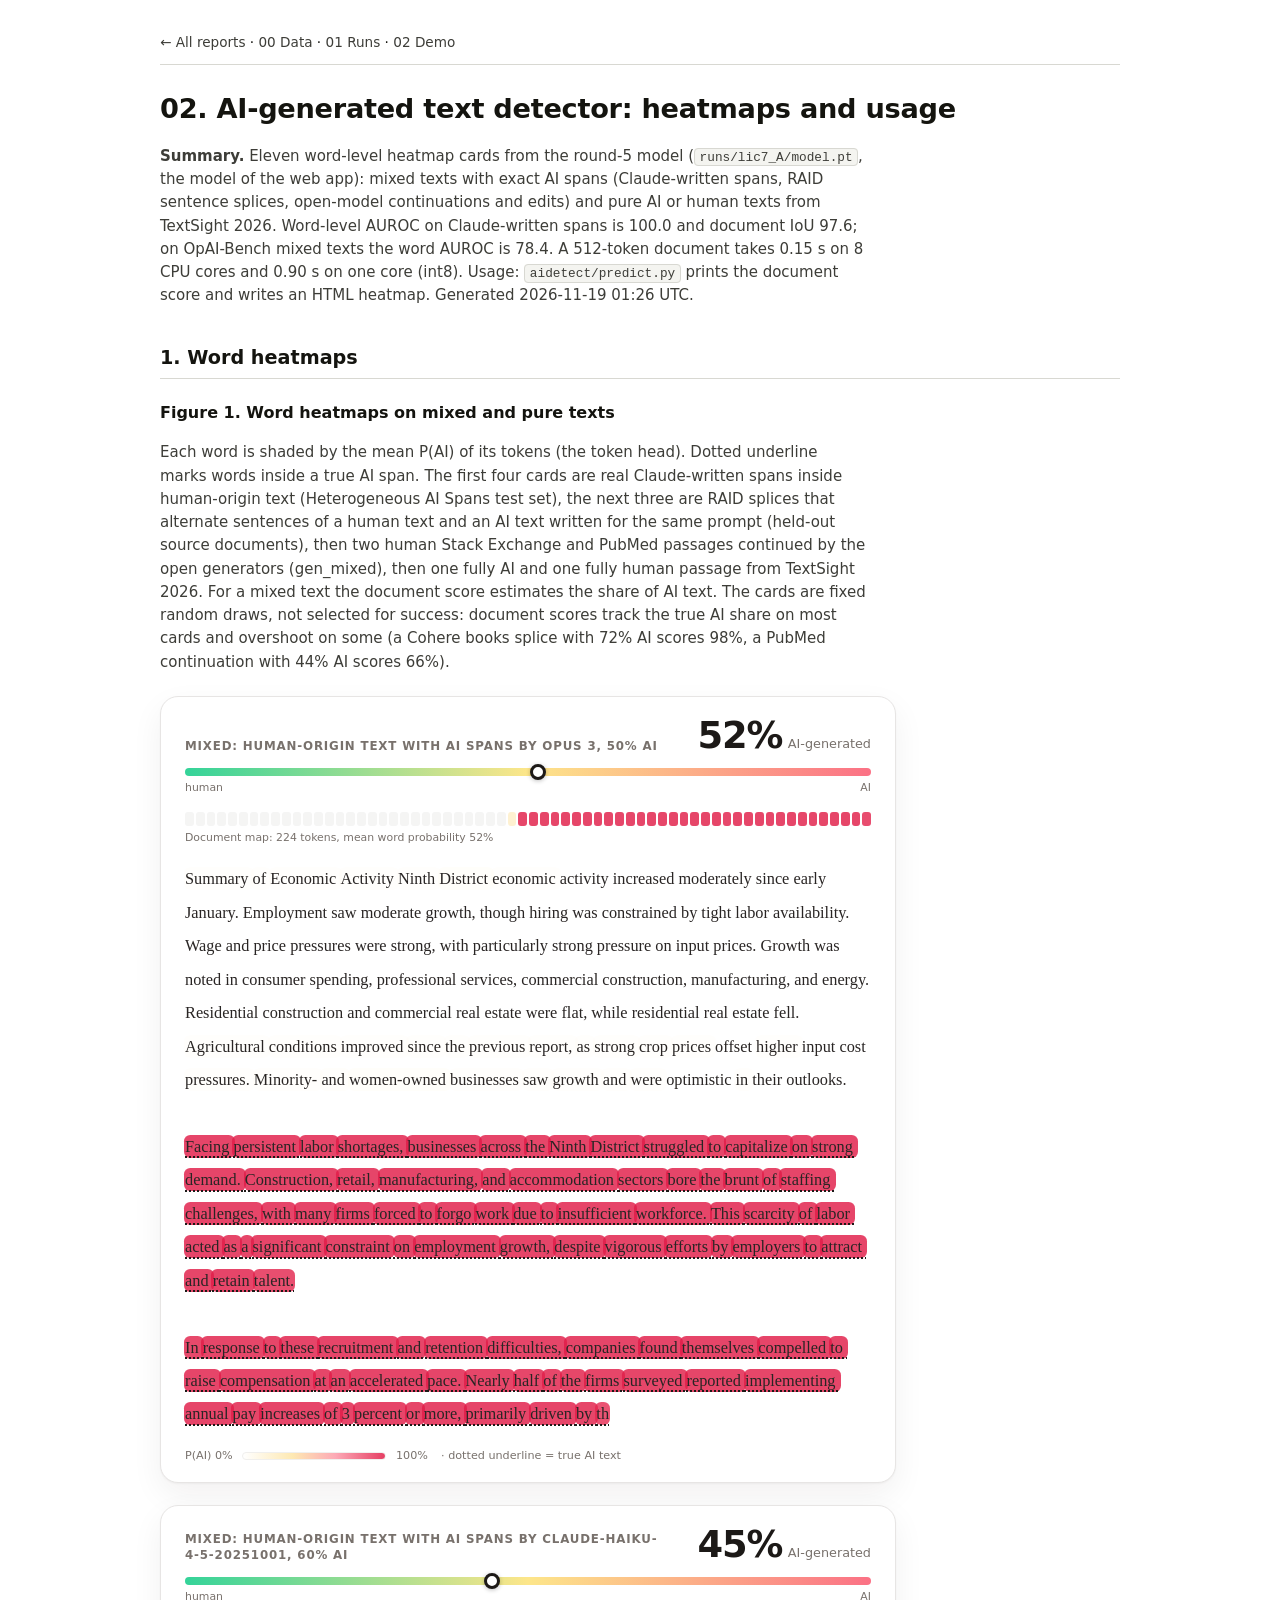
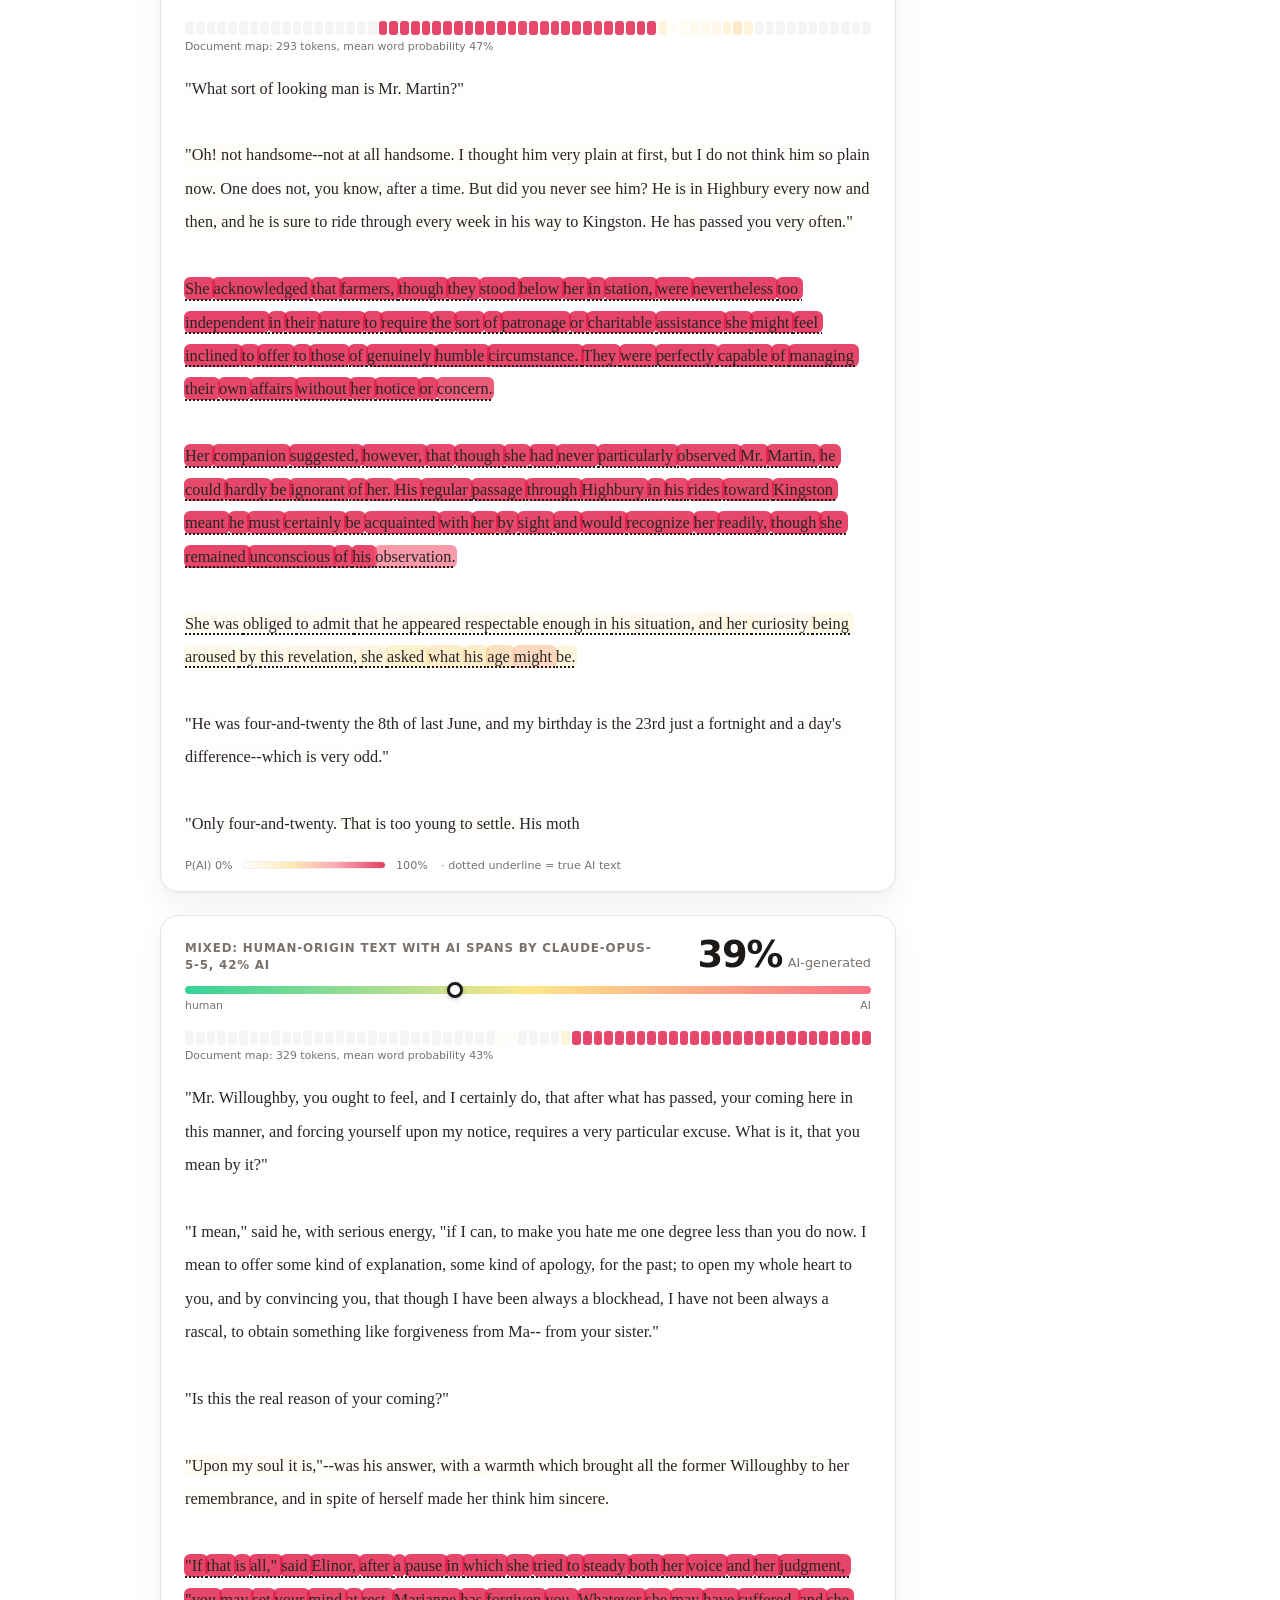
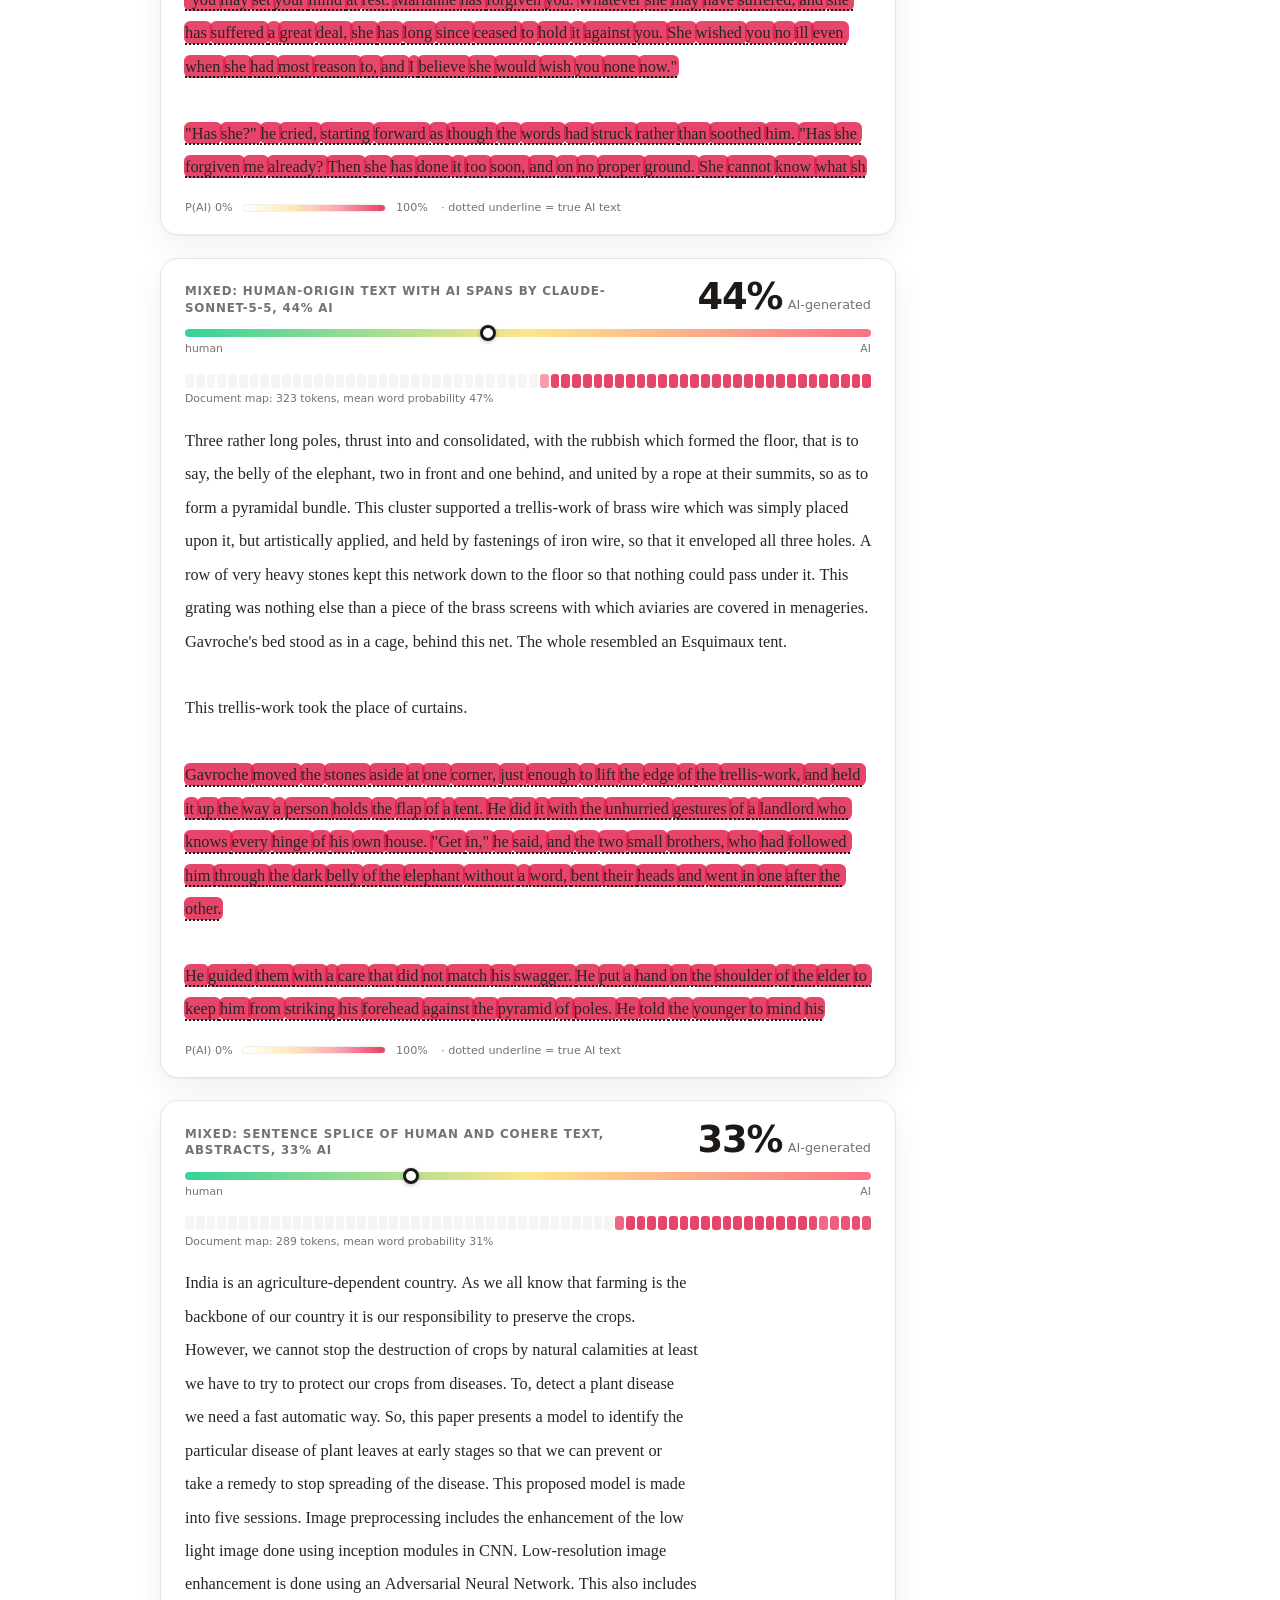
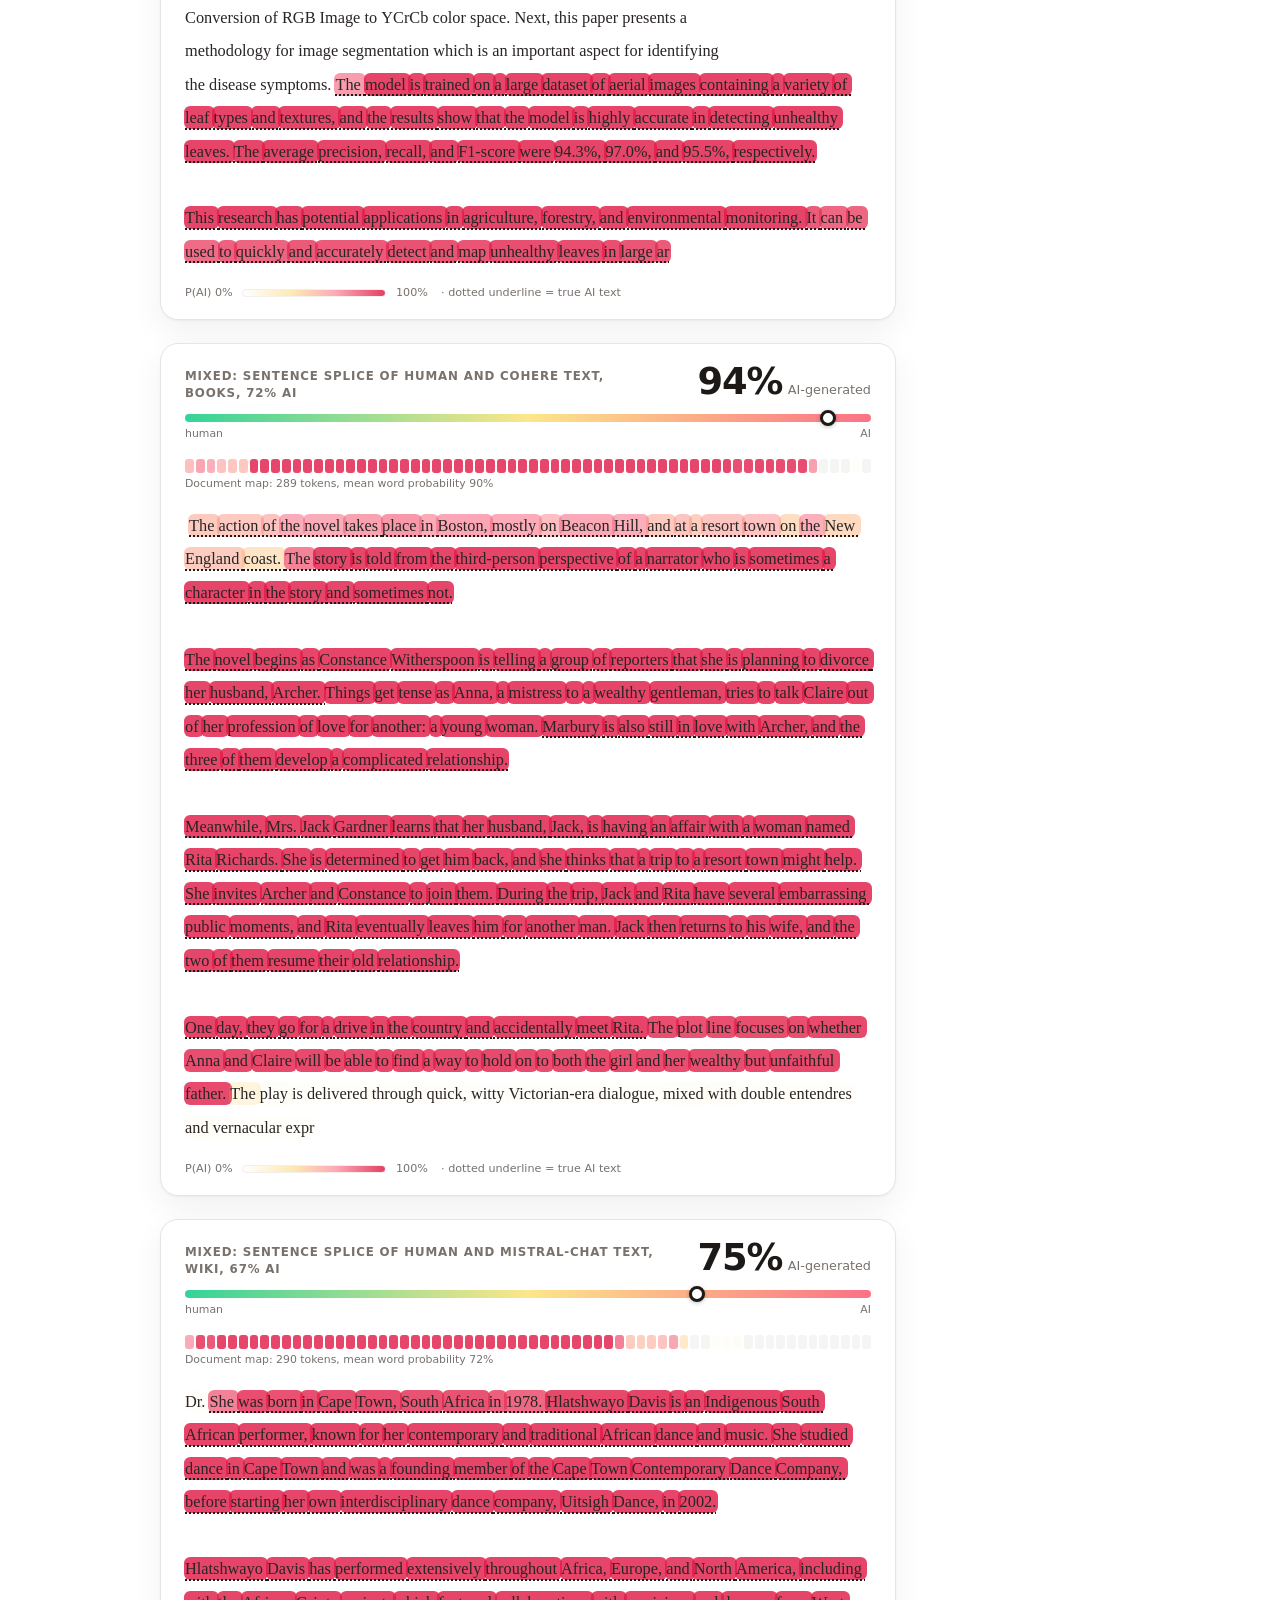
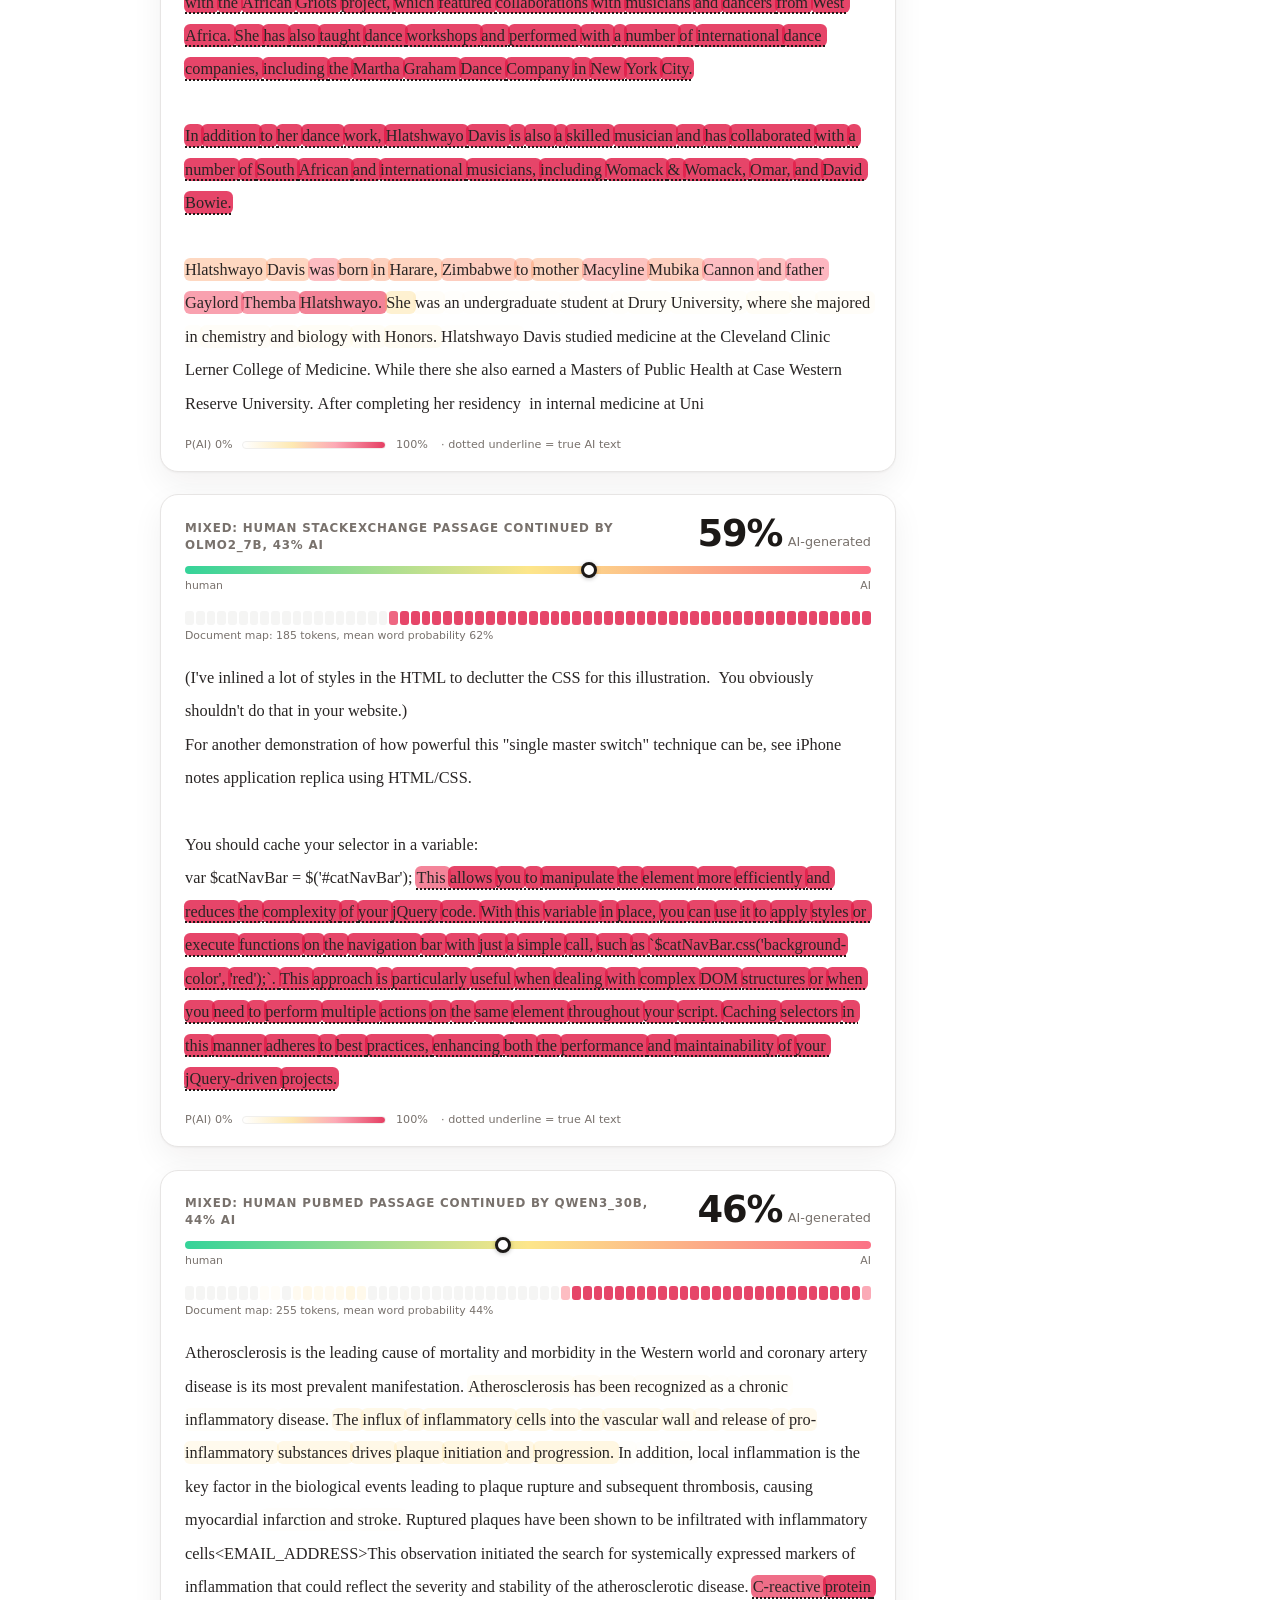
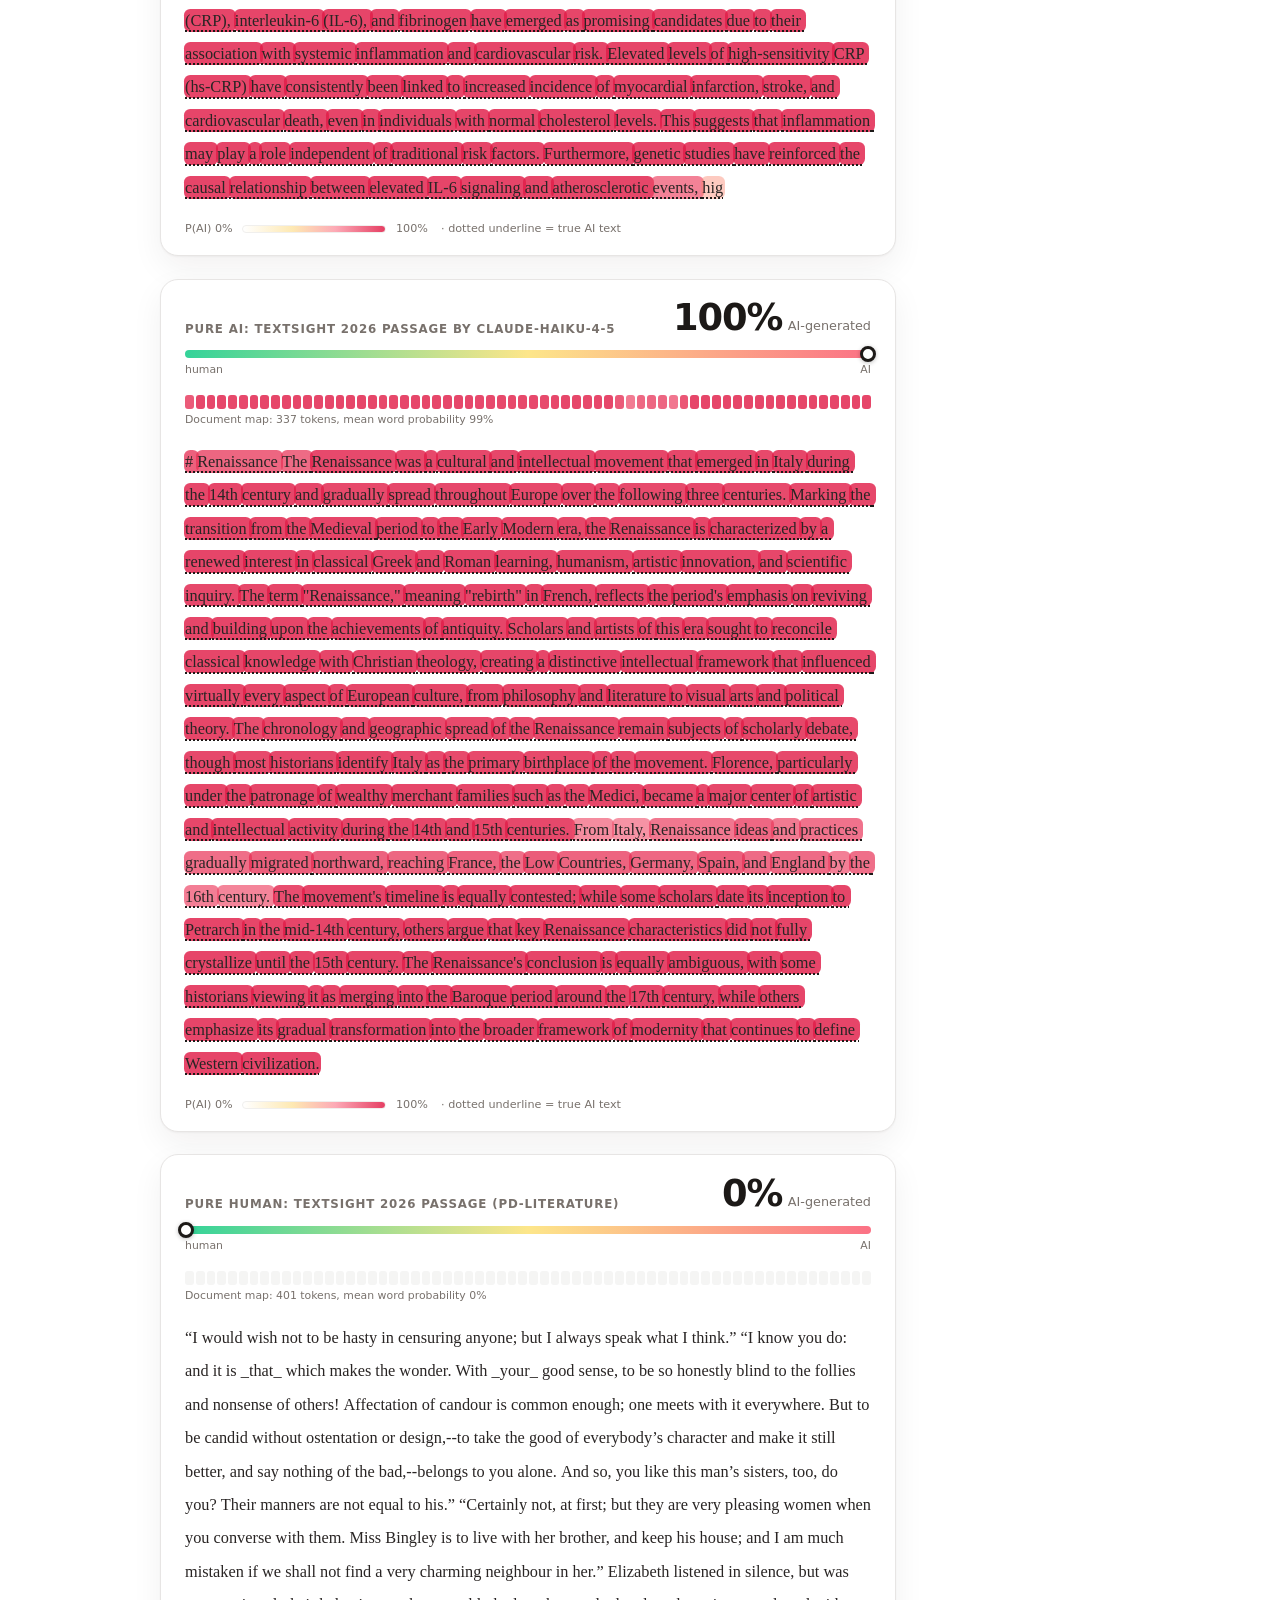
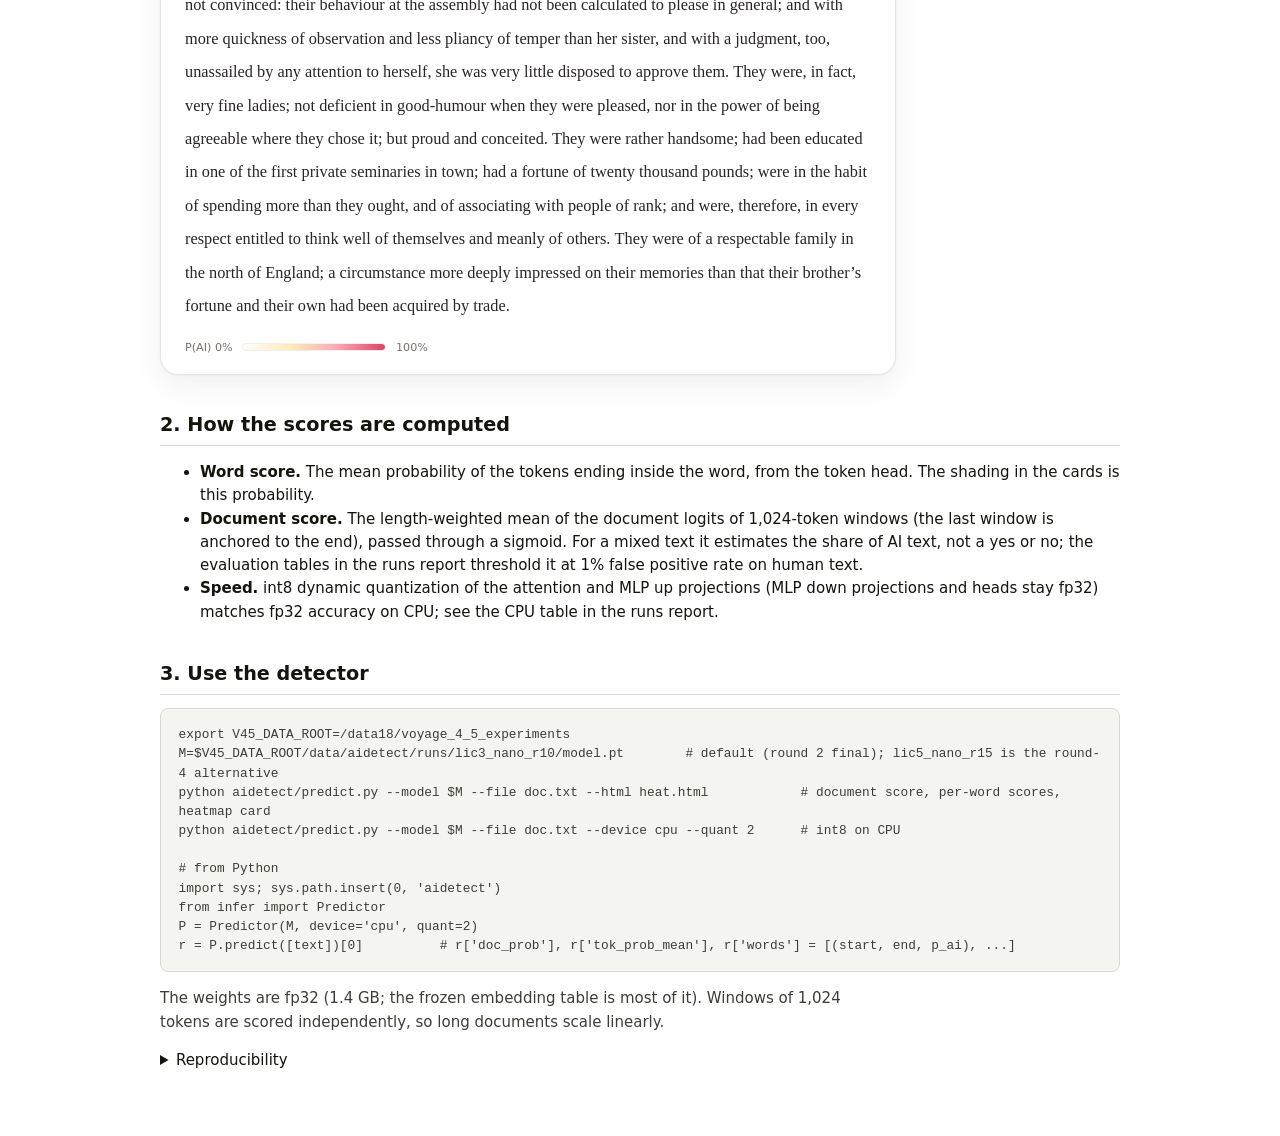
<file: reports/02_demo.html>
<!doctype html><html lang=en><head><meta charset=utf-8><meta name=viewport content='width=device-width,initial-scale=1'><title>AI detector demo</title><link rel=stylesheet href='theme.css'><style>.pos{color:var(--accent)} .neg{color:var(--bad)} .wide{overflow-x:auto} .dd{font-size:.72rem;color:var(--text-2);font-weight:400} .dd.pos{color:var(--accent)} .dd.neg{color:var(--bad)}
table{border-collapse:collapse;font-size:.85rem;margin:.6rem 0} th,td{border:1px solid var(--border);padding:.25rem .5rem;text-align:left;vertical-align:top} caption{margin-bottom:.3rem;font-size:.85rem;color:var(--text-2)}
.hmx{--ink:#1c1917;--muted:#78716c;--line:#e7e5e4;font-family:system-ui,-apple-system,"Segoe UI",Roboto,sans-serif;color:var(--ink);background:#fff;
  border:1px solid var(--line);border-radius:18px;box-shadow:0 1px 2px rgba(28,25,23,.04),0 12px 32px rgba(28,25,23,.06);padding:1.3rem 1.5rem 1.1rem;margin:1.4rem 0;max-width:46rem}
.hmx *{box-sizing:border-box}
.hmx .top{display:flex;align-items:flex-end;justify-content:space-between;gap:1rem;flex-wrap:wrap}
.hmx .ttl{font-size:.74rem;letter-spacing:.07em;text-transform:uppercase;color:var(--muted);font-weight:600;max-width:30rem;line-height:1.4}
.hmx .score{font-size:2.3rem;font-weight:700;letter-spacing:-.03em;line-height:1}
.hmx .score small{font-size:.8rem;font-weight:500;color:var(--muted);letter-spacing:0;margin-left:.35rem}
.hmx .meter{position:relative;height:8px;border-radius:99px;margin:.8rem 0 .25rem;background:linear-gradient(90deg,#34d399 0%,#fde68a 50%,#fb7185 100%)}
.hmx .meter i{position:absolute;top:-4px;width:16px;height:16px;margin-left:-8px;border-radius:50%;background:#fff;border:3px solid var(--ink);box-shadow:0 1px 4px rgba(0,0,0,.25)}
.hmx .ends{display:flex;justify-content:space-between;font-size:.68rem;color:var(--muted)}
.hmx .map{display:flex;gap:2px;height:14px;margin:1rem 0 .2rem}
.hmx .map b{flex:1;border-radius:3px;background:#f5f5f4}
.hmx .maplab{font-size:.68rem;color:var(--muted);margin-bottom:1rem}
.hmx .txt{font-family:Charter,"Iowan Old Style","Palatino Linotype",Georgia,serif;font-size:1.02rem;line-height:2.05;white-space:pre-wrap;color:#292524}
.hmx .w{background:var(--c,transparent);border-radius:.38em;padding:.12em .08em;margin:0 -.08em;-webkit-box-decoration-break:clone;box-decoration-break:clone}
.hmx .w.t{text-decoration:underline dotted 2px #1c1917;text-underline-offset:.28em}
.hmx .leg{display:flex;align-items:center;gap:.6rem;margin-top:1rem;font-size:.7rem;color:var(--muted)}
.hmx .leg span.bar{flex:0 0 9rem;height:8px;border-radius:99px;background:linear-gradient(90deg,#fff 0%,rgba(251,191,36,.35) 35%,rgba(251,113,133,.6) 65%,rgba(225,29,72,.85) 100%);border:1px solid #f0efed}
</style></head><body><nav class=topnav><a href='index.html'>&larr; All reports</a> &middot; <a href='00_data.html'>00 Data</a> &middot; <a href='01_runs.html'>01 Runs</a> &middot; <a href='02_demo.html'>02 Demo</a></nav>
<h1>02. AI-generated text detector: heatmaps and usage</h1>
<p class=box><b>Summary.</b> Eleven word-level heatmap cards from the round-5 model (<code>runs/lic7_A/model.pt</code>, the model of the web app): mixed texts with exact AI spans (Claude-written spans, RAID sentence splices, open-model continuations and edits) and pure AI or human texts from TextSight 2026. Word-level AUROC on Claude-written spans is 100.0 and document IoU 97.6; on OpAI-Bench mixed texts the word AUROC is 78.4. A 512-token document takes 0.15 s on 8 CPU cores and 0.90 s on one core (int8). Usage: <code>aidetect/predict.py</code> prints the document score and writes an HTML heatmap. Generated 2026-11-19 01:26 UTC.</p>
<h2 id=sec-1>1. Word heatmaps</h2>
<h3 id=fig-1>Figure 1. Word heatmaps on mixed and pure texts</h3><p>Each word is shaded by the mean P(AI) of its tokens (the token head). Dotted underline marks words inside a true AI span. The first four cards are real Claude-written spans inside human-origin text (Heterogeneous AI Spans test set), the next three are RAID splices that alternate sentences of a human text and an AI text written for the same prompt (held-out source documents), then two human Stack Exchange and PubMed passages continued by the open generators (gen_mixed), then one fully AI and one fully human passage from TextSight 2026. For a mixed text the document score estimates the share of AI text. The cards are fixed random draws, not selected for success: document scores track the true AI share on most cards and overshoot on some (a Cohere books splice with 72% AI scores 98%, a PubMed continuation with 44% AI scores 66%).</p>
<div class="hmx"><div class="top"><div class="ttl">Mixed: human-origin text with AI spans by Opus 3, 50% AI</div><div class="score">52%<small>AI-generated</small></div></div><div class="meter"><i style="left:51.5%"></i></div><div class="ends"><span>human</span><span>AI</span></div><div class="map"><b style="background:#f5f5f4"></b><b style="background:#f5f5f4"></b><b style="background:#f5f5f4"></b><b style="background:#f5f5f4"></b><b style="background:#f5f5f4"></b><b style="background:#f5f5f4"></b><b style="background:#f5f5f4"></b><b style="background:#f5f5f4"></b><b style="background:#f5f5f4"></b><b style="background:#f5f5f4"></b><b style="background:#f5f5f4"></b><b style="background:#f5f5f4"></b><b style="background:#f5f5f4"></b><b style="background:#f5f5f4"></b><b style="background:#f5f5f4"></b><b style="background:#f5f5f4"></b><b style="background:#f5f5f4"></b><b style="background:#f5f5f4"></b><b style="background:#f5f5f4"></b><b style="background:#f5f5f4"></b><b style="background:#f5f5f4"></b><b style="background:#f5f5f4"></b><b style="background:#f5f5f4"></b><b style="background:#f5f5f4"></b><b style="background:#f5f5f4"></b><b style="background:#f5f5f4"></b><b style="background:#f5f5f4"></b><b style="background:#f5f5f4"></b><b style="background:#f5f5f4"></b><b style="background:#f5f5f4"></b><b style="background:rgba(251,191,36,0.21)"></b><b style="background:rgba(225,29,72,0.82)"></b><b style="background:rgba(225,29,72,0.82)"></b><b style="background:rgba(225,29,72,0.82)"></b><b style="background:rgba(225,29,72,0.82)"></b><b style="background:rgba(225,29,72,0.82)"></b><b style="background:rgba(225,29,72,0.82)"></b><b style="background:rgba(225,29,72,0.82)"></b><b style="background:rgba(225,29,72,0.82)"></b><b style="background:rgba(225,29,72,0.82)"></b><b style="background:rgba(225,29,72,0.82)"></b><b style="background:rgba(225,29,72,0.82)"></b><b style="background:rgba(225,29,72,0.82)"></b><b style="background:rgba(225,29,72,0.82)"></b><b style="background:rgba(225,29,72,0.82)"></b><b style="background:rgba(225,29,72,0.82)"></b><b style="background:rgba(225,29,72,0.82)"></b><b style="background:rgba(225,29,72,0.82)"></b><b style="background:rgba(225,29,72,0.82)"></b><b style="background:rgba(225,29,72,0.82)"></b><b style="background:rgba(226,31,74,0.81)"></b><b style="background:rgba(225,29,72,0.82)"></b><b style="background:rgba(225,29,72,0.82)"></b><b style="background:rgba(225,29,72,0.82)"></b><b style="background:rgba(225,29,72,0.82)"></b><b style="background:rgba(225,29,72,0.82)"></b><b style="background:rgba(225,29,72,0.82)"></b><b style="background:rgba(225,30,73,0.82)"></b><b style="background:rgba(225,30,73,0.82)"></b><b style="background:rgba(225,30,72,0.82)"></b><b style="background:rgba(225,29,72,0.82)"></b><b style="background:rgba(225,29,72,0.82)"></b><b style="background:rgba(225,29,72,0.82)"></b><b style="background:rgba(226,33,75,0.80)"></b></div><div class="maplab">Document map: 224 tokens, mean word probability 52%</div><div class="txt"><span class="w" style="--c:rgba(251,191,36,0.01)" title="P(AI) = 1%">Summary </span><span class="w" style="--c:rgba(251,191,36,0.01)" title="P(AI) = 1%">of </span><span class="w" style="--c:rgba(251,191,36,0.01)" title="P(AI) = 1%">Economic </span><span class="w" style="--c:rgba(251,191,36,0.01)" title="P(AI) = 2%">Activity </span><span class="w" style="--c:rgba(251,191,36,0.01)" title="P(AI) = 2%">Ninth </span><span class="w" style="--c:rgba(251,191,36,0.02)" title="P(AI) = 2%">District </span><span class="w" style="--c:rgba(251,191,36,0.01)" title="P(AI) = 1%">economic </span><span class="w" style="--c:rgba(251,191,36,0.00)" title="P(AI) = 1%">activity </span><span class="w" style="--c:rgba(251,191,36,0.00)" title="P(AI) = 1%">increased </span><span class="w" style="--c:rgba(251,191,36,0.00)" title="P(AI) = 0%">moderately </span><span class="w" style="--c:rgba(251,191,36,0.00)" title="P(AI) = 0%">since </span><span class="w" style="--c:rgba(251,191,36,0.00)" title="P(AI) = 0%">early </span><span class="w" style="--c:rgba(251,191,36,0.00)" title="P(AI) = 0%">January. </span><span class="w" style="--c:rgba(251,191,36,0.00)" title="P(AI) = 0%">Employment </span><span class="w" style="--c:rgba(251,191,36,0.00)" title="P(AI) = 0%">saw </span><span class="w" style="--c:rgba(251,191,36,0.00)" title="P(AI) = 0%">moderate </span><span class="w" style="--c:rgba(251,191,36,0.00)" title="P(AI) = 0%">growth, </span><span class="w" style="--c:rgba(251,191,36,0.00)" title="P(AI) = 0%">though </span><span class="w" style="--c:rgba(251,191,36,0.00)" title="P(AI) = 0%">hiring </span><span class="w" style="--c:rgba(251,191,36,0.00)" title="P(AI) = 0%">was </span><span class="w" style="--c:rgba(251,191,36,0.00)" title="P(AI) = 0%">constrained </span><span class="w" style="--c:rgba(251,191,36,0.00)" title="P(AI) = 0%">by </span><span class="w" style="--c:rgba(251,191,36,0.00)" title="P(AI) = 1%">tight </span><span class="w" style="--c:rgba(251,191,36,0.00)" title="P(AI) = 0%">labor </span><span class="w" style="--c:rgba(251,191,36,0.00)" title="P(AI) = 1%">availability. </span><span class="w" style="--c:rgba(251,191,36,0.00)" title="P(AI) = 0%">Wage </span><span class="w" style="--c:rgba(251,191,36,0.00)" title="P(AI) = 0%">and </span><span class="w" style="--c:rgba(251,191,36,0.00)" title="P(AI) = 0%">price </span><span class="w" style="--c:rgba(251,191,36,0.00)" title="P(AI) = 0%">pressures </span><span class="w" style="--c:rgba(251,191,36,0.00)" title="P(AI) = 0%">were </span><span class="w" style="--c:rgba(251,191,36,0.00)" title="P(AI) = 0%">strong, </span><span class="w" style="--c:rgba(251,191,36,0.00)" title="P(AI) = 0%">with </span><span class="w" style="--c:rgba(251,191,36,0.00)" title="P(AI) = 0%">particularly </span><span class="w" style="--c:rgba(251,191,36,0.00)" title="P(AI) = 0%">strong </span><span class="w" style="--c:rgba(251,191,36,0.00)" title="P(AI) = 0%">pressure </span><span class="w" style="--c:rgba(251,191,36,0.00)" title="P(AI) = 0%">on </span><span class="w" style="--c:rgba(251,191,36,0.00)" title="P(AI) = 0%">input </span><span class="w" style="--c:rgba(251,191,36,0.00)" title="P(AI) = 0%">prices. </span><span class="w" style="--c:rgba(251,191,36,0.00)" title="P(AI) = 0%">Growth </span><span class="w" style="--c:rgba(251,191,36,0.00)" title="P(AI) = 0%">was </span><span class="w" style="--c:rgba(251,191,36,0.00)" title="P(AI) = 0%">noted </span><span class="w" style="--c:rgba(251,191,36,0.00)" title="P(AI) = 0%">in </span><span class="w" style="--c:rgba(251,191,36,0.00)" title="P(AI) = 0%">consumer </span><span class="w" style="--c:rgba(251,191,36,0.00)" title="P(AI) = 0%">spending, </span><span class="w" style="--c:rgba(251,191,36,0.00)" title="P(AI) = 0%">professional </span><span class="w" style="--c:rgba(251,191,36,0.00)" title="P(AI) = 0%">services, </span><span class="w" style="--c:rgba(251,191,36,0.00)" title="P(AI) = 0%">commercial </span><span class="w" style="--c:rgba(251,191,36,0.00)" title="P(AI) = 0%">construction, </span><span class="w" style="--c:rgba(251,191,36,0.00)" title="P(AI) = 0%">manufacturing, </span><span class="w" style="--c:rgba(251,191,36,0.00)" title="P(AI) = 0%">and </span><span class="w" style="--c:rgba(251,191,36,0.00)" title="P(AI) = 0%">energy. </span><span class="w" style="--c:rgba(251,191,36,0.00)" title="P(AI) = 0%">Residential </span><span class="w" style="--c:rgba(251,191,36,0.00)" title="P(AI) = 0%">construction </span><span class="w" style="--c:rgba(251,191,36,0.00)" title="P(AI) = 0%">and </span><span class="w" style="--c:rgba(251,191,36,0.00)" title="P(AI) = 0%">commercial </span><span class="w" style="--c:rgba(251,191,36,0.00)" title="P(AI) = 0%">real </span><span class="w" style="--c:rgba(251,191,36,0.00)" title="P(AI) = 0%">estate </span><span class="w" style="--c:rgba(251,191,36,0.00)" title="P(AI) = 0%">were </span><span class="w" style="--c:rgba(251,191,36,0.00)" title="P(AI) = 0%">flat, </span><span class="w" style="--c:rgba(251,191,36,0.00)" title="P(AI) = 0%">while </span><span class="w" style="--c:rgba(251,191,36,0.00)" title="P(AI) = 0%">residential </span><span class="w" style="--c:rgba(251,191,36,0.00)" title="P(AI) = 0%">real </span><span class="w" style="--c:rgba(251,191,36,0.00)" title="P(AI) = 0%">estate </span><span class="w" style="--c:rgba(251,191,36,0.00)" title="P(AI) = 0%">fell. </span><span class="w" style="--c:rgba(251,191,36,0.01)" title="P(AI) = 1%">Agricultural </span><span class="w" style="--c:rgba(251,191,36,0.01)" title="P(AI) = 1%">conditions </span><span class="w" style="--c:rgba(251,191,36,0.01)" title="P(AI) = 1%">improved </span><span class="w" style="--c:rgba(251,191,36,0.01)" title="P(AI) = 1%">since </span><span class="w" style="--c:rgba(251,191,36,0.01)" title="P(AI) = 1%">the </span><span class="w" style="--c:rgba(251,191,36,0.01)" title="P(AI) = 1%">previous </span><span class="w" style="--c:rgba(251,191,36,0.01)" title="P(AI) = 1%">report, </span><span class="w" style="--c:rgba(251,191,36,0.01)" title="P(AI) = 1%">as </span><span class="w" style="--c:rgba(251,191,36,0.01)" title="P(AI) = 1%">strong </span><span class="w" style="--c:rgba(251,191,36,0.01)" title="P(AI) = 1%">crop </span><span class="w" style="--c:rgba(251,191,36,0.01)" title="P(AI) = 1%">prices </span><span class="w" style="--c:rgba(251,191,36,0.00)" title="P(AI) = 1%">offset </span><span class="w" style="--c:rgba(251,191,36,0.01)" title="P(AI) = 1%">higher </span><span class="w" style="--c:rgba(251,191,36,0.00)" title="P(AI) = 1%">input </span><span class="w" style="--c:rgba(251,191,36,0.00)" title="P(AI) = 1%">cost </span><span class="w" style="--c:rgba(251,191,36,0.01)" title="P(AI) = 1%">pressures. </span><span class="w" style="--c:rgba(251,191,36,0.01)" title="P(AI) = 2%">Minority- </span><span class="w" style="--c:rgba(251,191,36,0.02)" title="P(AI) = 3%">and </span><span class="w" style="--c:rgba(251,191,36,0.02)" title="P(AI) = 3%">women-owned </span><span class="w" style="--c:rgba(251,191,36,0.01)" title="P(AI) = 2%">businesses </span><span class="w" style="--c:rgba(251,191,36,0.01)" title="P(AI) = 2%">saw </span><span class="w" style="--c:rgba(251,191,36,0.01)" title="P(AI) = 2%">growth </span><span class="w" style="--c:rgba(251,191,36,0.01)" title="P(AI) = 1%">and </span><span class="w" style="--c:rgba(251,191,36,0.01)" title="P(AI) = 1%">were </span><span class="w" style="--c:rgba(251,191,36,0.00)" title="P(AI) = 1%">optimistic </span><span class="w" style="--c:rgba(251,191,36,0.01)" title="P(AI) = 1%">in </span><span class="w" style="--c:rgba(251,191,36,0.00)" title="P(AI) = 1%">their </span><span class="w" style="--c:rgba(251,191,36,0.00)" title="P(AI) = 1%">outlooks.</span>

<span class="w t" style="--c:rgba(225,29,72,0.82)" title="P(AI) = 100%">Facing </span><span class="w t" style="--c:rgba(225,29,72,0.82)" title="P(AI) = 100%">persistent </span><span class="w t" style="--c:rgba(225,29,72,0.82)" title="P(AI) = 100%">labor </span><span class="w t" style="--c:rgba(225,29,72,0.82)" title="P(AI) = 100%">shortages, </span><span class="w t" style="--c:rgba(225,29,72,0.82)" title="P(AI) = 100%">businesses </span><span class="w t" style="--c:rgba(225,29,72,0.82)" title="P(AI) = 100%">across </span><span class="w t" style="--c:rgba(225,29,72,0.82)" title="P(AI) = 100%">the </span><span class="w t" style="--c:rgba(225,29,72,0.82)" title="P(AI) = 100%">Ninth </span><span class="w t" style="--c:rgba(225,29,72,0.82)" title="P(AI) = 100%">District </span><span class="w t" style="--c:rgba(225,29,72,0.82)" title="P(AI) = 100%">struggled </span><span class="w t" style="--c:rgba(225,29,72,0.82)" title="P(AI) = 100%">to </span><span class="w t" style="--c:rgba(225,29,72,0.82)" title="P(AI) = 100%">capitalize </span><span class="w t" style="--c:rgba(225,29,72,0.82)" title="P(AI) = 100%">on </span><span class="w t" style="--c:rgba(225,29,72,0.82)" title="P(AI) = 100%">strong </span><span class="w t" style="--c:rgba(225,29,72,0.82)" title="P(AI) = 100%">demand. </span><span class="w t" style="--c:rgba(225,29,72,0.82)" title="P(AI) = 100%">Construction, </span><span class="w t" style="--c:rgba(225,29,72,0.82)" title="P(AI) = 100%">retail, </span><span class="w t" style="--c:rgba(225,29,72,0.82)" title="P(AI) = 100%">manufacturing, </span><span class="w t" style="--c:rgba(225,29,72,0.82)" title="P(AI) = 100%">and </span><span class="w t" style="--c:rgba(225,29,72,0.82)" title="P(AI) = 100%">accommodation </span><span class="w t" style="--c:rgba(225,29,72,0.82)" title="P(AI) = 100%">sectors </span><span class="w t" style="--c:rgba(225,29,72,0.82)" title="P(AI) = 100%">bore </span><span class="w t" style="--c:rgba(225,29,72,0.82)" title="P(AI) = 100%">the </span><span class="w t" style="--c:rgba(225,29,72,0.82)" title="P(AI) = 100%">brunt </span><span class="w t" style="--c:rgba(225,29,72,0.82)" title="P(AI) = 100%">of </span><span class="w t" style="--c:rgba(225,29,72,0.82)" title="P(AI) = 100%">staffing </span><span class="w t" style="--c:rgba(225,29,72,0.82)" title="P(AI) = 100%">challenges, </span><span class="w t" style="--c:rgba(225,29,72,0.82)" title="P(AI) = 100%">with </span><span class="w t" style="--c:rgba(225,29,72,0.82)" title="P(AI) = 100%">many </span><span class="w t" style="--c:rgba(225,29,72,0.82)" title="P(AI) = 100%">firms </span><span class="w t" style="--c:rgba(225,29,72,0.82)" title="P(AI) = 100%">forced </span><span class="w t" style="--c:rgba(225,29,72,0.82)" title="P(AI) = 100%">to </span><span class="w t" style="--c:rgba(225,29,72,0.82)" title="P(AI) = 100%">forgo </span><span class="w t" style="--c:rgba(225,29,72,0.82)" title="P(AI) = 100%">work </span><span class="w t" style="--c:rgba(225,29,72,0.82)" title="P(AI) = 100%">due </span><span class="w t" style="--c:rgba(225,29,72,0.82)" title="P(AI) = 100%">to </span><span class="w t" style="--c:rgba(225,29,72,0.82)" title="P(AI) = 100%">insufficient </span><span class="w t" style="--c:rgba(225,29,72,0.82)" title="P(AI) = 100%">workforce. </span><span class="w t" style="--c:rgba(225,29,72,0.82)" title="P(AI) = 100%">This </span><span class="w t" style="--c:rgba(225,29,72,0.82)" title="P(AI) = 100%">scarcity </span><span class="w t" style="--c:rgba(225,29,72,0.82)" title="P(AI) = 100%">of </span><span class="w t" style="--c:rgba(225,29,72,0.82)" title="P(AI) = 100%">labor </span><span class="w t" style="--c:rgba(225,29,72,0.82)" title="P(AI) = 100%">acted </span><span class="w t" style="--c:rgba(225,29,72,0.82)" title="P(AI) = 100%">as </span><span class="w t" style="--c:rgba(225,29,72,0.82)" title="P(AI) = 100%">a </span><span class="w t" style="--c:rgba(225,29,72,0.82)" title="P(AI) = 100%">significant </span><span class="w t" style="--c:rgba(225,29,72,0.82)" title="P(AI) = 100%">constraint </span><span class="w t" style="--c:rgba(225,29,72,0.82)" title="P(AI) = 100%">on </span><span class="w t" style="--c:rgba(225,29,72,0.82)" title="P(AI) = 100%">employment </span><span class="w t" style="--c:rgba(225,29,72,0.82)" title="P(AI) = 100%">growth, </span><span class="w t" style="--c:rgba(225,29,72,0.82)" title="P(AI) = 100%">despite </span><span class="w t" style="--c:rgba(225,29,72,0.82)" title="P(AI) = 100%">vigorous </span><span class="w t" style="--c:rgba(225,29,72,0.82)" title="P(AI) = 100%">efforts </span><span class="w t" style="--c:rgba(225,29,72,0.82)" title="P(AI) = 100%">by </span><span class="w t" style="--c:rgba(225,29,72,0.82)" title="P(AI) = 100%">employers </span><span class="w t" style="--c:rgba(225,29,72,0.82)" title="P(AI) = 100%">to </span><span class="w t" style="--c:rgba(225,29,72,0.82)" title="P(AI) = 100%">attract </span><span class="w t" style="--c:rgba(225,29,72,0.82)" title="P(AI) = 100%">and </span><span class="w t" style="--c:rgba(225,29,72,0.82)" title="P(AI) = 100%">retain </span><span class="w t" style="--c:rgba(227,34,76,0.80)" title="P(AI) = 98%">talent.</span>

<span class="w t" style="--c:rgba(225,31,73,0.81)" title="P(AI) = 99%">In </span><span class="w t" style="--c:rgba(225,30,72,0.82)" title="P(AI) = 100%">response </span><span class="w t" style="--c:rgba(225,29,72,0.82)" title="P(AI) = 100%">to </span><span class="w t" style="--c:rgba(225,29,72,0.82)" title="P(AI) = 100%">these </span><span class="w t" style="--c:rgba(225,29,72,0.82)" title="P(AI) = 100%">recruitment </span><span class="w t" style="--c:rgba(225,29,72,0.82)" title="P(AI) = 100%">and </span><span class="w t" style="--c:rgba(225,29,72,0.82)" title="P(AI) = 100%">retention </span><span class="w t" style="--c:rgba(225,29,72,0.82)" title="P(AI) = 100%">difficulties, </span><span class="w t" style="--c:rgba(225,29,72,0.82)" title="P(AI) = 100%">companies </span><span class="w t" style="--c:rgba(225,29,72,0.82)" title="P(AI) = 100%">found </span><span class="w t" style="--c:rgba(225,29,72,0.82)" title="P(AI) = 100%">themselves </span><span class="w t" style="--c:rgba(225,29,72,0.82)" title="P(AI) = 100%">compelled </span><span class="w t" style="--c:rgba(225,29,72,0.82)" title="P(AI) = 100%">to </span><span class="w t" style="--c:rgba(225,29,72,0.82)" title="P(AI) = 100%">raise </span><span class="w t" style="--c:rgba(225,29,72,0.82)" title="P(AI) = 100%">compensation </span><span class="w t" style="--c:rgba(225,29,72,0.82)" title="P(AI) = 100%">at </span><span class="w t" style="--c:rgba(225,29,72,0.82)" title="P(AI) = 100%">an </span><span class="w t" style="--c:rgba(225,29,72,0.82)" title="P(AI) = 100%">accelerated </span><span class="w t" style="--c:rgba(225,29,72,0.82)" title="P(AI) = 100%">pace. </span><span class="w t" style="--c:rgba(225,30,73,0.82)" title="P(AI) = 100%">Nearly </span><span class="w t" style="--c:rgba(225,30,73,0.82)" title="P(AI) = 100%">half </span><span class="w t" style="--c:rgba(225,30,73,0.82)" title="P(AI) = 100%">of </span><span class="w t" style="--c:rgba(225,30,72,0.82)" title="P(AI) = 100%">the </span><span class="w t" style="--c:rgba(225,30,73,0.82)" title="P(AI) = 100%">firms </span><span class="w t" style="--c:rgba(225,30,73,0.82)" title="P(AI) = 100%">surveyed </span><span class="w t" style="--c:rgba(225,30,73,0.82)" title="P(AI) = 100%">reported </span><span class="w t" style="--c:rgba(225,30,73,0.82)" title="P(AI) = 100%">implementing </span><span class="w t" style="--c:rgba(225,29,72,0.82)" title="P(AI) = 100%">annual </span><span class="w t" style="--c:rgba(225,29,72,0.82)" title="P(AI) = 100%">pay </span><span class="w t" style="--c:rgba(225,29,72,0.82)" title="P(AI) = 100%">increases </span><span class="w t" style="--c:rgba(225,29,72,0.82)" title="P(AI) = 100%">of </span><span class="w t" style="--c:rgba(225,29,72,0.82)" title="P(AI) = 100%">3 </span><span class="w t" style="--c:rgba(225,29,72,0.82)" title="P(AI) = 100%">percent </span><span class="w t" style="--c:rgba(225,29,72,0.82)" title="P(AI) = 100%">or </span><span class="w t" style="--c:rgba(225,29,72,0.82)" title="P(AI) = 100%">more, </span><span class="w t" style="--c:rgba(225,29,72,0.82)" title="P(AI) = 100%">primarily </span><span class="w t" style="--c:rgba(225,29,72,0.82)" title="P(AI) = 100%">driven </span><span class="w t" style="--c:rgba(225,29,72,0.82)" title="P(AI) = 100%">by </span><span class="w t" style="--c:rgba(228,37,78,0.79)" title="P(AI) = 96%">th</span></div><div class="leg"><span>P(AI) 0%</span><span class="bar"></span><span>100%</span><span>&nbsp;&middot; dotted underline = true AI text</span></div></div><div class="hmx"><div class="top"><div class="ttl">Mixed: human-origin text with AI spans by claude-haiku-4-5-20251001, 60% AI</div><div class="score">45%<small>AI-generated</small></div></div><div class="meter"><i style="left:44.7%"></i></div><div class="ends"><span>human</span><span>AI</span></div><div class="map"><b style="background:#f5f5f4"></b><b style="background:#f5f5f4"></b><b style="background:#f5f5f4"></b><b style="background:#f5f5f4"></b><b style="background:#f5f5f4"></b><b style="background:#f5f5f4"></b><b style="background:#f5f5f4"></b><b style="background:#f5f5f4"></b><b style="background:#f5f5f4"></b><b style="background:#f5f5f4"></b><b style="background:#f5f5f4"></b><b style="background:#f5f5f4"></b><b style="background:#f5f5f4"></b><b style="background:#f5f5f4"></b><b style="background:#f5f5f4"></b><b style="background:#f5f5f4"></b><b style="background:#f5f5f4"></b><b style="background:#f5f5f4"></b><b style="background:rgba(225,29,72,0.82)"></b><b style="background:rgba(225,29,72,0.82)"></b><b style="background:rgba(225,29,72,0.82)"></b><b style="background:rgba(225,29,72,0.82)"></b><b style="background:rgba(225,29,72,0.82)"></b><b style="background:rgba(225,29,72,0.82)"></b><b style="background:rgba(225,29,72,0.82)"></b><b style="background:rgba(225,29,72,0.82)"></b><b style="background:rgba(225,29,72,0.82)"></b><b style="background:rgba(225,29,72,0.82)"></b><b style="background:rgba(225,30,73,0.82)"></b><b style="background:rgba(225,30,72,0.82)"></b><b style="background:rgba(225,30,72,0.82)"></b><b style="background:rgba(226,34,75,0.80)"></b><b style="background:rgba(225,30,73,0.81)"></b><b style="background:rgba(225,30,73,0.81)"></b><b style="background:rgba(226,31,74,0.81)"></b><b style="background:rgba(225,31,73,0.81)"></b><b style="background:rgba(225,31,73,0.81)"></b><b style="background:rgba(226,31,73,0.81)"></b><b style="background:rgba(226,31,73,0.81)"></b><b style="background:rgba(226,31,73,0.81)"></b><b style="background:rgba(226,31,73,0.81)"></b><b style="background:rgba(226,31,73,0.81)"></b><b style="background:rgba(225,30,73,0.82)"></b><b style="background:rgba(225,30,73,0.82)"></b><b style="background:rgba(251,191,36,0.16)"></b><b style="background:rgba(251,191,36,0.04)"></b><b style="background:rgba(251,191,36,0.05)"></b><b style="background:rgba(251,191,36,0.08)"></b><b style="background:rgba(251,191,36,0.09)"></b><b style="background:rgba(251,191,36,0.09)"></b><b style="background:rgba(251,191,36,0.16)"></b><b style="background:rgba(251,176,55,0.27)"></b><b style="background:rgba(251,191,36,0.16)"></b><b style="background:#f5f5f4"></b><b style="background:#f5f5f4"></b><b style="background:#f5f5f4"></b><b style="background:#f5f5f4"></b><b style="background:#f5f5f4"></b><b style="background:#f5f5f4"></b><b style="background:#f5f5f4"></b><b style="background:#f5f5f4"></b><b style="background:#f5f5f4"></b><b style="background:#f5f5f4"></b><b style="background:#f5f5f4"></b></div><div class="maplab">Document map: 293 tokens, mean word probability 47%</div><div class="txt"><span class="w" style="--c:rgba(251,191,36,0.01)" title="P(AI) = 1%">&quot;What </span><span class="w" style="--c:rgba(251,191,36,0.01)" title="P(AI) = 2%">sort </span><span class="w" style="--c:rgba(251,191,36,0.01)" title="P(AI) = 2%">of </span><span class="w" style="--c:rgba(251,191,36,0.01)" title="P(AI) = 2%">looking </span><span class="w" style="--c:rgba(251,191,36,0.01)" title="P(AI) = 2%">man </span><span class="w" style="--c:rgba(251,191,36,0.01)" title="P(AI) = 2%">is </span><span class="w" style="--c:rgba(251,191,36,0.01)" title="P(AI) = 2%">Mr. </span><span class="w" style="--c:rgba(251,191,36,0.01)" title="P(AI) = 2%">Martin?&quot;</span>

<span class="w" style="--c:rgba(251,191,36,0.03)" title="P(AI) = 4%">&quot;Oh! </span><span class="w" style="--c:rgba(251,191,36,0.03)" title="P(AI) = 4%">not </span><span class="w" style="--c:rgba(251,191,36,0.02)" title="P(AI) = 3%">handsome--not </span><span class="w" style="--c:rgba(251,191,36,0.02)" title="P(AI) = 3%">at </span><span class="w" style="--c:rgba(251,191,36,0.02)" title="P(AI) = 4%">all </span><span class="w" style="--c:rgba(251,191,36,0.02)" title="P(AI) = 3%">handsome. </span><span class="w" style="--c:rgba(251,191,36,0.03)" title="P(AI) = 4%">I </span><span class="w" style="--c:rgba(251,191,36,0.02)" title="P(AI) = 3%">thought </span><span class="w" style="--c:rgba(251,191,36,0.02)" title="P(AI) = 3%">him </span><span class="w" style="--c:rgba(251,191,36,0.03)" title="P(AI) = 5%">very </span><span class="w" style="--c:rgba(251,191,36,0.02)" title="P(AI) = 3%">plain </span><span class="w" style="--c:rgba(251,191,36,0.02)" title="P(AI) = 3%">at </span><span class="w" style="--c:rgba(251,191,36,0.02)" title="P(AI) = 4%">first, </span><span class="w" style="--c:rgba(251,191,36,0.02)" title="P(AI) = 3%">but </span><span class="w" style="--c:rgba(251,191,36,0.02)" title="P(AI) = 3%">I </span><span class="w" style="--c:rgba(251,191,36,0.02)" title="P(AI) = 4%">do </span><span class="w" style="--c:rgba(251,191,36,0.02)" title="P(AI) = 3%">not </span><span class="w" style="--c:rgba(251,191,36,0.01)" title="P(AI) = 2%">think </span><span class="w" style="--c:rgba(251,191,36,0.02)" title="P(AI) = 3%">him </span><span class="w" style="--c:rgba(251,191,36,0.01)" title="P(AI) = 2%">so </span><span class="w" style="--c:rgba(251,191,36,0.01)" title="P(AI) = 2%">plain </span><span class="w" style="--c:rgba(251,191,36,0.02)" title="P(AI) = 2%">now. </span><span class="w" style="--c:rgba(251,191,36,0.01)" title="P(AI) = 2%">One </span><span class="w" style="--c:rgba(251,191,36,0.01)" title="P(AI) = 2%">does </span><span class="w" style="--c:rgba(251,191,36,0.01)" title="P(AI) = 2%">not, </span><span class="w" style="--c:rgba(251,191,36,0.02)" title="P(AI) = 3%">you </span><span class="w" style="--c:rgba(251,191,36,0.02)" title="P(AI) = 3%">know, </span><span class="w" style="--c:rgba(251,191,36,0.01)" title="P(AI) = 2%">after </span><span class="w" style="--c:rgba(251,191,36,0.02)" title="P(AI) = 3%">a </span><span class="w" style="--c:rgba(251,191,36,0.02)" title="P(AI) = 3%">time. </span><span class="w" style="--c:rgba(251,191,36,0.02)" title="P(AI) = 3%">But </span><span class="w" style="--c:rgba(251,191,36,0.02)" title="P(AI) = 4%">did </span><span class="w" style="--c:rgba(251,191,36,0.02)" title="P(AI) = 3%">you </span><span class="w" style="--c:rgba(251,191,36,0.03)" title="P(AI) = 4%">never </span><span class="w" style="--c:rgba(251,191,36,0.02)" title="P(AI) = 3%">see </span><span class="w" style="--c:rgba(251,191,36,0.02)" title="P(AI) = 3%">him? </span><span class="w" style="--c:rgba(251,191,36,0.02)" title="P(AI) = 4%">He </span><span class="w" style="--c:rgba(251,191,36,0.02)" title="P(AI) = 4%">is </span><span class="w" style="--c:rgba(251,191,36,0.03)" title="P(AI) = 4%">in </span><span class="w" style="--c:rgba(251,191,36,0.02)" title="P(AI) = 3%">Highbury </span><span class="w" style="--c:rgba(251,191,36,0.02)" title="P(AI) = 4%">every </span><span class="w" style="--c:rgba(251,191,36,0.02)" title="P(AI) = 3%">now </span><span class="w" style="--c:rgba(251,191,36,0.02)" title="P(AI) = 3%">and </span><span class="w" style="--c:rgba(251,191,36,0.02)" title="P(AI) = 4%">then, </span><span class="w" style="--c:rgba(251,191,36,0.02)" title="P(AI) = 3%">and </span><span class="w" style="--c:rgba(251,191,36,0.02)" title="P(AI) = 3%">he </span><span class="w" style="--c:rgba(251,191,36,0.02)" title="P(AI) = 3%">is </span><span class="w" style="--c:rgba(251,191,36,0.02)" title="P(AI) = 4%">sure </span><span class="w" style="--c:rgba(251,191,36,0.01)" title="P(AI) = 2%">to </span><span class="w" style="--c:rgba(251,191,36,0.01)" title="P(AI) = 2%">ride </span><span class="w" style="--c:rgba(251,191,36,0.01)" title="P(AI) = 2%">through </span><span class="w" style="--c:rgba(251,191,36,0.02)" title="P(AI) = 3%">every </span><span class="w" style="--c:rgba(251,191,36,0.02)" title="P(AI) = 2%">week </span><span class="w" style="--c:rgba(251,191,36,0.01)" title="P(AI) = 2%">in </span><span class="w" style="--c:rgba(251,191,36,0.01)" title="P(AI) = 2%">his </span><span class="w" style="--c:rgba(251,191,36,0.02)" title="P(AI) = 3%">way </span><span class="w" style="--c:rgba(251,191,36,0.01)" title="P(AI) = 2%">to </span><span class="w" style="--c:rgba(251,191,36,0.01)" title="P(AI) = 2%">Kingston. </span><span class="w" style="--c:rgba(251,191,36,0.01)" title="P(AI) = 2%">He </span><span class="w" style="--c:rgba(251,191,36,0.02)" title="P(AI) = 3%">has </span><span class="w" style="--c:rgba(251,191,36,0.01)" title="P(AI) = 2%">passed </span><span class="w" style="--c:rgba(251,191,36,0.01)" title="P(AI) = 2%">you </span><span class="w" style="--c:rgba(251,191,36,0.02)" title="P(AI) = 3%">very </span><span class="w" style="--c:rgba(251,191,36,0.03)" title="P(AI) = 4%">often.&quot;</span>

<span class="w t" style="--c:rgba(225,29,72,0.82)" title="P(AI) = 100%">She </span><span class="w t" style="--c:rgba(225,29,72,0.82)" title="P(AI) = 100%">acknowledged </span><span class="w t" style="--c:rgba(225,29,72,0.82)" title="P(AI) = 100%">that </span><span class="w t" style="--c:rgba(225,29,72,0.82)" title="P(AI) = 100%">farmers, </span><span class="w t" style="--c:rgba(225,29,72,0.82)" title="P(AI) = 100%">though </span><span class="w t" style="--c:rgba(225,29,72,0.82)" title="P(AI) = 100%">they </span><span class="w t" style="--c:rgba(225,29,72,0.82)" title="P(AI) = 100%">stood </span><span class="w t" style="--c:rgba(225,29,72,0.82)" title="P(AI) = 100%">below </span><span class="w t" style="--c:rgba(225,29,72,0.82)" title="P(AI) = 100%">her </span><span class="w t" style="--c:rgba(225,29,72,0.82)" title="P(AI) = 100%">in </span><span class="w t" style="--c:rgba(225,29,72,0.82)" title="P(AI) = 100%">station, </span><span class="w t" style="--c:rgba(225,29,72,0.82)" title="P(AI) = 100%">were </span><span class="w t" style="--c:rgba(225,29,72,0.82)" title="P(AI) = 100%">nevertheless </span><span class="w t" style="--c:rgba(225,29,72,0.82)" title="P(AI) = 100%">too </span><span class="w t" style="--c:rgba(225,29,72,0.82)" title="P(AI) = 100%">independent </span><span class="w t" style="--c:rgba(225,29,72,0.82)" title="P(AI) = 100%">in </span><span class="w t" style="--c:rgba(225,29,72,0.82)" title="P(AI) = 100%">their </span><span class="w t" style="--c:rgba(225,29,72,0.82)" title="P(AI) = 100%">nature </span><span class="w t" style="--c:rgba(225,29,72,0.82)" title="P(AI) = 100%">to </span><span class="w t" style="--c:rgba(225,29,72,0.82)" title="P(AI) = 100%">require </span><span class="w t" style="--c:rgba(225,29,72,0.82)" title="P(AI) = 100%">the </span><span class="w t" style="--c:rgba(225,29,72,0.82)" title="P(AI) = 100%">sort </span><span class="w t" style="--c:rgba(225,29,72,0.82)" title="P(AI) = 100%">of </span><span class="w t" style="--c:rgba(225,29,72,0.82)" title="P(AI) = 100%">patronage </span><span class="w t" style="--c:rgba(225,29,72,0.82)" title="P(AI) = 100%">or </span><span class="w t" style="--c:rgba(225,29,72,0.82)" title="P(AI) = 100%">charitable </span><span class="w t" style="--c:rgba(225,29,72,0.82)" title="P(AI) = 100%">assistance </span><span class="w t" style="--c:rgba(225,29,72,0.82)" title="P(AI) = 100%">she </span><span class="w t" style="--c:rgba(225,29,72,0.82)" title="P(AI) = 100%">might </span><span class="w t" style="--c:rgba(225,29,72,0.82)" title="P(AI) = 100%">feel </span><span class="w t" style="--c:rgba(225,29,72,0.82)" title="P(AI) = 100%">inclined </span><span class="w t" style="--c:rgba(225,29,72,0.82)" title="P(AI) = 100%">to </span><span class="w t" style="--c:rgba(225,29,72,0.82)" title="P(AI) = 100%">offer </span><span class="w t" style="--c:rgba(225,29,72,0.82)" title="P(AI) = 100%">to </span><span class="w t" style="--c:rgba(225,29,72,0.82)" title="P(AI) = 100%">those </span><span class="w t" style="--c:rgba(225,29,72,0.82)" title="P(AI) = 100%">of </span><span class="w t" style="--c:rgba(225,29,72,0.82)" title="P(AI) = 100%">genuinely </span><span class="w t" style="--c:rgba(225,29,72,0.82)" title="P(AI) = 100%">humble </span><span class="w t" style="--c:rgba(225,29,72,0.82)" title="P(AI) = 100%">circumstance. </span><span class="w t" style="--c:rgba(225,30,73,0.82)" title="P(AI) = 100%">They </span><span class="w t" style="--c:rgba(225,30,73,0.82)" title="P(AI) = 100%">were </span><span class="w t" style="--c:rgba(225,30,73,0.82)" title="P(AI) = 100%">perfectly </span><span class="w t" style="--c:rgba(225,30,73,0.82)" title="P(AI) = 100%">capable </span><span class="w t" style="--c:rgba(225,30,72,0.82)" title="P(AI) = 100%">of </span><span class="w t" style="--c:rgba(225,30,72,0.82)" title="P(AI) = 100%">managing </span><span class="w t" style="--c:rgba(225,30,72,0.82)" title="P(AI) = 100%">their </span><span class="w t" style="--c:rgba(225,30,72,0.82)" title="P(AI) = 100%">own </span><span class="w t" style="--c:rgba(225,30,73,0.82)" title="P(AI) = 100%">affairs </span><span class="w t" style="--c:rgba(225,30,72,0.82)" title="P(AI) = 100%">without </span><span class="w t" style="--c:rgba(225,30,72,0.82)" title="P(AI) = 100%">her </span><span class="w t" style="--c:rgba(225,30,73,0.82)" title="P(AI) = 100%">notice </span><span class="w t" style="--c:rgba(225,30,72,0.82)" title="P(AI) = 100%">or </span><span class="w t" style="--c:rgba(229,42,82,0.77)" title="P(AI) = 95%">concern.</span>

<span class="w t" style="--c:rgba(226,31,73,0.81)" title="P(AI) = 99%">Her </span><span class="w t" style="--c:rgba(226,31,73,0.81)" title="P(AI) = 99%">companion </span><span class="w t" style="--c:rgba(225,30,73,0.82)" title="P(AI) = 99%">suggested, </span><span class="w t" style="--c:rgba(225,30,73,0.82)" title="P(AI) = 100%">however, </span><span class="w t" style="--c:rgba(225,30,73,0.81)" title="P(AI) = 99%">that </span><span class="w t" style="--c:rgba(225,30,73,0.81)" title="P(AI) = 99%">though </span><span class="w t" style="--c:rgba(226,31,73,0.81)" title="P(AI) = 99%">she </span><span class="w t" style="--c:rgba(225,30,73,0.82)" title="P(AI) = 100%">had </span><span class="w t" style="--c:rgba(225,30,73,0.81)" title="P(AI) = 99%">never </span><span class="w t" style="--c:rgba(225,30,73,0.82)" title="P(AI) = 100%">particularly </span><span class="w t" style="--c:rgba(226,31,74,0.81)" title="P(AI) = 99%">observed </span><span class="w t" style="--c:rgba(226,32,74,0.81)" title="P(AI) = 99%">Mr. </span><span class="w t" style="--c:rgba(226,31,73,0.81)" title="P(AI) = 99%">Martin, </span><span class="w t" style="--c:rgba(226,31,73,0.81)" title="P(AI) = 99%">he </span><span class="w t" style="--c:rgba(226,31,73,0.81)" title="P(AI) = 99%">could </span><span class="w t" style="--c:rgba(225,30,73,0.81)" title="P(AI) = 99%">hardly </span><span class="w t" style="--c:rgba(225,30,73,0.82)" title="P(AI) = 100%">be </span><span class="w t" style="--c:rgba(226,31,73,0.81)" title="P(AI) = 99%">ignorant </span><span class="w t" style="--c:rgba(226,31,73,0.81)" title="P(AI) = 99%">of </span><span class="w t" style="--c:rgba(225,31,73,0.81)" title="P(AI) = 99%">her. </span><span class="w t" style="--c:rgba(226,31,73,0.81)" title="P(AI) = 99%">His </span><span class="w t" style="--c:rgba(225,30,73,0.81)" title="P(AI) = 99%">regular </span><span class="w t" style="--c:rgba(225,31,73,0.81)" title="P(AI) = 99%">passage </span><span class="w t" style="--c:rgba(225,30,73,0.82)" title="P(AI) = 99%">through </span><span class="w t" style="--c:rgba(226,31,74,0.81)" title="P(AI) = 99%">Highbury </span><span class="w t" style="--c:rgba(226,31,73,0.81)" title="P(AI) = 99%">in </span><span class="w t" style="--c:rgba(225,30,73,0.81)" title="P(AI) = 99%">his </span><span class="w t" style="--c:rgba(226,31,74,0.81)" title="P(AI) = 99%">rides </span><span class="w t" style="--c:rgba(226,31,73,0.81)" title="P(AI) = 99%">toward </span><span class="w t" style="--c:rgba(225,30,73,0.82)" title="P(AI) = 99%">Kingston </span><span class="w t" style="--c:rgba(225,30,73,0.82)" title="P(AI) = 99%">meant </span><span class="w t" style="--c:rgba(225,31,73,0.81)" title="P(AI) = 99%">he </span><span class="w t" style="--c:rgba(226,31,74,0.81)" title="P(AI) = 99%">must </span><span class="w t" style="--c:rgba(226,31,73,0.81)" title="P(AI) = 99%">certainly </span><span class="w t" style="--c:rgba(226,31,73,0.81)" title="P(AI) = 99%">be </span><span class="w t" style="--c:rgba(226,31,74,0.81)" title="P(AI) = 99%">acquainted </span><span class="w t" style="--c:rgba(226,31,74,0.81)" title="P(AI) = 99%">with </span><span class="w t" style="--c:rgba(226,31,73,0.81)" title="P(AI) = 99%">her </span><span class="w t" style="--c:rgba(225,31,73,0.81)" title="P(AI) = 99%">by </span><span class="w t" style="--c:rgba(226,31,74,0.81)" title="P(AI) = 99%">sight </span><span class="w t" style="--c:rgba(225,30,73,0.81)" title="P(AI) = 99%">and </span><span class="w t" style="--c:rgba(225,30,73,0.82)" title="P(AI) = 100%">would </span><span class="w t" style="--c:rgba(226,31,73,0.81)" title="P(AI) = 99%">recognize </span><span class="w t" style="--c:rgba(225,30,73,0.82)" title="P(AI) = 100%">her </span><span class="w t" style="--c:rgba(225,30,73,0.82)" title="P(AI) = 100%">readily, </span><span class="w t" style="--c:rgba(225,30,72,0.82)" title="P(AI) = 100%">though </span><span class="w t" style="--c:rgba(225,30,73,0.82)" title="P(AI) = 99%">she </span><span class="w t" style="--c:rgba(225,30,73,0.82)" title="P(AI) = 100%">remained </span><span class="w t" style="--c:rgba(225,30,73,0.81)" title="P(AI) = 99%">unconscious </span><span class="w t" style="--c:rgba(225,30,73,0.82)" title="P(AI) = 100%">of </span><span class="w t" style="--c:rgba(225,30,73,0.82)" title="P(AI) = 100%">his </span><span class="w t" style="--c:rgba(243,87,114,0.60)" title="P(AI) = 76%">observation.</span>

<span class="w t" style="--c:rgba(251,191,36,0.06)" title="P(AI) = 9%">She </span><span class="w t" style="--c:rgba(251,191,36,0.05)" title="P(AI) = 8%">was </span><span class="w t" style="--c:rgba(251,191,36,0.05)" title="P(AI) = 8%">obliged </span><span class="w t" style="--c:rgba(251,191,36,0.04)" title="P(AI) = 7%">to </span><span class="w t" style="--c:rgba(251,191,36,0.04)" title="P(AI) = 7%">admit </span><span class="w t" style="--c:rgba(251,191,36,0.04)" title="P(AI) = 7%">that </span><span class="w t" style="--c:rgba(251,191,36,0.04)" title="P(AI) = 7%">he </span><span class="w t" style="--c:rgba(251,191,36,0.05)" title="P(AI) = 8%">appeared </span><span class="w t" style="--c:rgba(251,191,36,0.06)" title="P(AI) = 10%">respectable </span><span class="w t" style="--c:rgba(251,191,36,0.05)" title="P(AI) = 7%">enough </span><span class="w t" style="--c:rgba(251,191,36,0.05)" title="P(AI) = 8%">in </span><span class="w t" style="--c:rgba(251,191,36,0.06)" title="P(AI) = 10%">his </span><span class="w t" style="--c:rgba(251,191,36,0.08)" title="P(AI) = 12%">situation, </span><span class="w t" style="--c:rgba(251,191,36,0.10)" title="P(AI) = 15%">and </span><span class="w t" style="--c:rgba(251,191,36,0.09)" title="P(AI) = 14%">her </span><span class="w t" style="--c:rgba(251,191,36,0.08)" title="P(AI) = 13%">curiosity </span><span class="w t" style="--c:rgba(251,191,36,0.10)" title="P(AI) = 16%">being </span><span class="w t" style="--c:rgba(251,191,36,0.10)" title="P(AI) = 15%">aroused </span><span class="w t" style="--c:rgba(251,191,36,0.09)" title="P(AI) = 14%">by </span><span class="w t" style="--c:rgba(251,191,36,0.09)" title="P(AI) = 14%">this </span><span class="w t" style="--c:rgba(251,191,36,0.11)" title="P(AI) = 17%">revelation, </span><span class="w t" style="--c:rgba(251,191,36,0.14)" title="P(AI) = 23%">she </span><span class="w t" style="--c:rgba(251,190,37,0.22)" title="P(AI) = 35%">asked </span><span class="w t" style="--c:rgba(251,183,46,0.25)" title="P(AI) = 38%">what </span><span class="w t" style="--c:rgba(251,184,45,0.25)" title="P(AI) = 38%">his </span><span class="w t" style="--c:rgba(251,161,73,0.33)" title="P(AI) = 46%">age </span><span class="w t" style="--c:rgba(251,150,88,0.37)" title="P(AI) = 51%">might </span><span class="w t" style="--c:rgba(251,191,36,0.15)" title="P(AI) = 24%">be.</span>

<span class="w" style="--c:rgba(251,191,36,0.01)" title="P(AI) = 1%">&quot;He </span><span class="w" style="--c:rgba(251,191,36,0.00)" title="P(AI) = 1%">was </span><span class="w" style="--c:rgba(251,191,36,0.00)" title="P(AI) = 1%">four-and-twenty </span><span class="w" style="--c:rgba(251,191,36,0.00)" title="P(AI) = 1%">the </span><span class="w" style="--c:rgba(251,191,36,0.00)" title="P(AI) = 1%">8th </span><span class="w" style="--c:rgba(251,191,36,0.00)" title="P(AI) = 1%">of </span><span class="w" style="--c:rgba(251,191,36,0.00)" title="P(AI) = 1%">last </span><span class="w" style="--c:rgba(251,191,36,0.01)" title="P(AI) = 1%">June, </span><span class="w" style="--c:rgba(251,191,36,0.01)" title="P(AI) = 1%">and </span><span class="w" style="--c:rgba(251,191,36,0.00)" title="P(AI) = 1%">my </span><span class="w" style="--c:rgba(251,191,36,0.00)" title="P(AI) = 1%">birthday </span><span class="w" style="--c:rgba(251,191,36,0.01)" title="P(AI) = 1%">is </span><span class="w" style="--c:rgba(251,191,36,0.01)" title="P(AI) = 1%">the </span><span class="w" style="--c:rgba(251,191,36,0.00)" title="P(AI) = 1%">23rd </span><span class="w" style="--c:rgba(251,191,36,0.01)" title="P(AI) = 1%">just </span><span class="w" style="--c:rgba(251,191,36,0.01)" title="P(AI) = 1%">a </span><span class="w" style="--c:rgba(251,191,36,0.00)" title="P(AI) = 1%">fortnight </span><span class="w" style="--c:rgba(251,191,36,0.00)" title="P(AI) = 1%">and </span><span class="w" style="--c:rgba(251,191,36,0.01)" title="P(AI) = 1%">a </span><span class="w" style="--c:rgba(251,191,36,0.01)" title="P(AI) = 1%">day&#x27;s </span><span class="w" style="--c:rgba(251,191,36,0.01)" title="P(AI) = 1%">difference--which </span><span class="w" style="--c:rgba(251,191,36,0.01)" title="P(AI) = 1%">is </span><span class="w" style="--c:rgba(251,191,36,0.01)" title="P(AI) = 1%">very </span><span class="w" style="--c:rgba(251,191,36,0.01)" title="P(AI) = 1%">odd.&quot;</span>

<span class="w" style="--c:rgba(251,191,36,0.01)" title="P(AI) = 2%">&quot;Only </span><span class="w" style="--c:rgba(251,191,36,0.01)" title="P(AI) = 2%">four-and-twenty. </span><span class="w" style="--c:rgba(251,191,36,0.02)" title="P(AI) = 2%">That </span><span class="w" style="--c:rgba(251,191,36,0.01)" title="P(AI) = 2%">is </span><span class="w" style="--c:rgba(251,191,36,0.01)" title="P(AI) = 2%">too </span><span class="w" style="--c:rgba(251,191,36,0.01)" title="P(AI) = 2%">young </span><span class="w" style="--c:rgba(251,191,36,0.02)" title="P(AI) = 2%">to </span><span class="w" style="--c:rgba(251,191,36,0.02)" title="P(AI) = 2%">settle. </span><span class="w" style="--c:rgba(251,191,36,0.01)" title="P(AI) = 2%">His </span><span class="w" style="--c:rgba(251,191,36,0.01)" title="P(AI) = 2%">moth</span></div><div class="leg"><span>P(AI) 0%</span><span class="bar"></span><span>100%</span><span>&nbsp;&middot; dotted underline = true AI text</span></div></div><div class="hmx"><div class="top"><div class="ttl">Mixed: human-origin text with AI spans by claude-opus-5-5, 42% AI</div><div class="score">39%<small>AI-generated</small></div></div><div class="meter"><i style="left:39.4%"></i></div><div class="ends"><span>human</span><span>AI</span></div><div class="map"><b style="background:#f5f5f4"></b><b style="background:#f5f5f4"></b><b style="background:#f5f5f4"></b><b style="background:#f5f5f4"></b><b style="background:#f5f5f4"></b><b style="background:#f5f5f4"></b><b style="background:#f5f5f4"></b><b style="background:#f5f5f4"></b><b style="background:#f5f5f4"></b><b style="background:#f5f5f4"></b><b style="background:#f5f5f4"></b><b style="background:#f5f5f4"></b><b style="background:#f5f5f4"></b><b style="background:#f5f5f4"></b><b style="background:#f5f5f4"></b><b style="background:#f5f5f4"></b><b style="background:#f5f5f4"></b><b style="background:#f5f5f4"></b><b style="background:#f5f5f4"></b><b style="background:#f5f5f4"></b><b style="background:#f5f5f4"></b><b style="background:#f5f5f4"></b><b style="background:#f5f5f4"></b><b style="background:#f5f5f4"></b><b style="background:#f5f5f4"></b><b style="background:#f5f5f4"></b><b style="background:#f5f5f4"></b><b style="background:#f5f5f4"></b><b style="background:#f5f5f4"></b><b style="background:rgba(251,191,36,0.03)"></b><b style="background:rgba(251,191,36,0.03)"></b><b style="background:#f5f5f4"></b><b style="background:#f5f5f4"></b><b style="background:#f5f5f4"></b><b style="background:#f5f5f4"></b><b style="background:rgba(251,191,36,0.17)"></b><b style="background:rgba(225,29,72,0.82)"></b><b style="background:rgba(225,30,73,0.82)"></b><b style="background:rgba(225,30,73,0.82)"></b><b style="background:rgba(225,30,73,0.82)"></b><b style="background:rgba(225,30,73,0.82)"></b><b style="background:rgba(225,30,73,0.82)"></b><b style="background:rgba(225,30,73,0.81)"></b><b style="background:rgba(225,30,73,0.82)"></b><b style="background:rgba(225,30,73,0.82)"></b><b style="background:rgba(225,30,73,0.82)"></b><b style="background:rgba(225,30,73,0.82)"></b><b style="background:rgba(225,30,73,0.82)"></b><b style="background:rgba(225,30,73,0.82)"></b><b style="background:rgba(225,30,73,0.82)"></b><b style="background:rgba(225,30,73,0.82)"></b><b style="background:rgba(225,30,73,0.82)"></b><b style="background:rgba(225,30,73,0.82)"></b><b style="background:rgba(225,30,73,0.81)"></b><b style="background:rgba(225,30,73,0.82)"></b><b style="background:rgba(225,29,72,0.82)"></b><b style="background:rgba(225,29,72,0.82)"></b><b style="background:rgba(225,29,72,0.82)"></b><b style="background:rgba(225,29,72,0.82)"></b><b style="background:rgba(225,29,72,0.82)"></b><b style="background:rgba(225,29,72,0.82)"></b><b style="background:rgba(225,29,72,0.82)"></b><b style="background:rgba(225,29,72,0.82)"></b><b style="background:rgba(225,29,72,0.82)"></b></div><div class="maplab">Document map: 329 tokens, mean word probability 43%</div><div class="txt"><span class="w" style="--c:rgba(251,191,36,0.00)" title="P(AI) = 0%">&quot;Mr. </span><span class="w" style="--c:rgba(251,191,36,0.00)" title="P(AI) = 0%">Willoughby, </span><span class="w" style="--c:rgba(251,191,36,0.00)" title="P(AI) = 0%">you </span><span class="w" style="--c:rgba(251,191,36,0.00)" title="P(AI) = 0%">ought </span><span class="w" style="--c:rgba(251,191,36,0.00)" title="P(AI) = 0%">to </span><span class="w" style="--c:rgba(251,191,36,0.00)" title="P(AI) = 0%">feel, </span><span class="w" style="--c:rgba(251,191,36,0.00)" title="P(AI) = 0%">and </span><span class="w" style="--c:rgba(251,191,36,0.00)" title="P(AI) = 0%">I </span><span class="w" style="--c:rgba(251,191,36,0.00)" title="P(AI) = 0%">certainly </span><span class="w" style="--c:rgba(251,191,36,0.00)" title="P(AI) = 0%">do, </span><span class="w" style="--c:rgba(251,191,36,0.00)" title="P(AI) = 0%">that </span><span class="w" style="--c:rgba(251,191,36,0.00)" title="P(AI) = 0%">after </span><span class="w" style="--c:rgba(251,191,36,0.00)" title="P(AI) = 0%">what </span><span class="w" style="--c:rgba(251,191,36,0.00)" title="P(AI) = 0%">has </span><span class="w" style="--c:rgba(251,191,36,0.00)" title="P(AI) = 0%">passed, </span><span class="w" style="--c:rgba(251,191,36,0.00)" title="P(AI) = 0%">your </span><span class="w" style="--c:rgba(251,191,36,0.00)" title="P(AI) = 0%">coming </span><span class="w" style="--c:rgba(251,191,36,0.00)" title="P(AI) = 0%">here </span><span class="w" style="--c:rgba(251,191,36,0.00)" title="P(AI) = 0%">in </span><span class="w" style="--c:rgba(251,191,36,0.00)" title="P(AI) = 0%">this </span><span class="w" style="--c:rgba(251,191,36,0.00)" title="P(AI) = 0%">manner, </span><span class="w" style="--c:rgba(251,191,36,0.00)" title="P(AI) = 0%">and </span><span class="w" style="--c:rgba(251,191,36,0.00)" title="P(AI) = 0%">forcing </span><span class="w" style="--c:rgba(251,191,36,0.00)" title="P(AI) = 0%">yourself </span><span class="w" style="--c:rgba(251,191,36,0.00)" title="P(AI) = 0%">upon </span><span class="w" style="--c:rgba(251,191,36,0.00)" title="P(AI) = 0%">my </span><span class="w" style="--c:rgba(251,191,36,0.00)" title="P(AI) = 0%">notice, </span><span class="w" style="--c:rgba(251,191,36,0.00)" title="P(AI) = 0%">requires </span><span class="w" style="--c:rgba(251,191,36,0.00)" title="P(AI) = 0%">a </span><span class="w" style="--c:rgba(251,191,36,0.00)" title="P(AI) = 0%">very </span><span class="w" style="--c:rgba(251,191,36,0.00)" title="P(AI) = 0%">particular </span><span class="w" style="--c:rgba(251,191,36,0.00)" title="P(AI) = 0%">excuse. </span><span class="w" style="--c:rgba(251,191,36,0.00)" title="P(AI) = 0%">What </span><span class="w" style="--c:rgba(251,191,36,0.00)" title="P(AI) = 0%">is </span><span class="w" style="--c:rgba(251,191,36,0.00)" title="P(AI) = 0%">it, </span><span class="w" style="--c:rgba(251,191,36,0.00)" title="P(AI) = 0%">that </span><span class="w" style="--c:rgba(251,191,36,0.00)" title="P(AI) = 0%">you </span><span class="w" style="--c:rgba(251,191,36,0.00)" title="P(AI) = 0%">mean </span><span class="w" style="--c:rgba(251,191,36,0.00)" title="P(AI) = 0%">by </span><span class="w" style="--c:rgba(251,191,36,0.00)" title="P(AI) = 0%">it?&quot;</span>

<span class="w" style="--c:rgba(251,191,36,0.00)" title="P(AI) = 0%">&quot;I </span><span class="w" style="--c:rgba(251,191,36,0.00)" title="P(AI) = 0%">mean,&quot; </span><span class="w" style="--c:rgba(251,191,36,0.00)" title="P(AI) = 0%">said </span><span class="w" style="--c:rgba(251,191,36,0.00)" title="P(AI) = 0%">he, </span><span class="w" style="--c:rgba(251,191,36,0.00)" title="P(AI) = 0%">with </span><span class="w" style="--c:rgba(251,191,36,0.00)" title="P(AI) = 0%">serious </span><span class="w" style="--c:rgba(251,191,36,0.00)" title="P(AI) = 0%">energy, </span><span class="w" style="--c:rgba(251,191,36,0.00)" title="P(AI) = 0%">&quot;if </span><span class="w" style="--c:rgba(251,191,36,0.00)" title="P(AI) = 0%">I </span><span class="w" style="--c:rgba(251,191,36,0.00)" title="P(AI) = 0%">can, </span><span class="w" style="--c:rgba(251,191,36,0.00)" title="P(AI) = 0%">to </span><span class="w" style="--c:rgba(251,191,36,0.00)" title="P(AI) = 0%">make </span><span class="w" style="--c:rgba(251,191,36,0.00)" title="P(AI) = 0%">you </span><span class="w" style="--c:rgba(251,191,36,0.00)" title="P(AI) = 0%">hate </span><span class="w" style="--c:rgba(251,191,36,0.00)" title="P(AI) = 0%">me </span><span class="w" style="--c:rgba(251,191,36,0.00)" title="P(AI) = 0%">one </span><span class="w" style="--c:rgba(251,191,36,0.00)" title="P(AI) = 0%">degree </span><span class="w" style="--c:rgba(251,191,36,0.00)" title="P(AI) = 0%">less </span><span class="w" style="--c:rgba(251,191,36,0.00)" title="P(AI) = 0%">than </span><span class="w" style="--c:rgba(251,191,36,0.00)" title="P(AI) = 0%">you </span><span class="w" style="--c:rgba(251,191,36,0.00)" title="P(AI) = 0%">do </span><span class="w" style="--c:rgba(251,191,36,0.00)" title="P(AI) = 0%">now. </span><span class="w" style="--c:rgba(251,191,36,0.00)" title="P(AI) = 0%">I </span><span class="w" style="--c:rgba(251,191,36,0.00)" title="P(AI) = 0%">mean </span><span class="w" style="--c:rgba(251,191,36,0.00)" title="P(AI) = 0%">to </span><span class="w" style="--c:rgba(251,191,36,0.00)" title="P(AI) = 0%">offer </span><span class="w" style="--c:rgba(251,191,36,0.00)" title="P(AI) = 0%">some </span><span class="w" style="--c:rgba(251,191,36,0.00)" title="P(AI) = 0%">kind </span><span class="w" style="--c:rgba(251,191,36,0.00)" title="P(AI) = 0%">of </span><span class="w" style="--c:rgba(251,191,36,0.00)" title="P(AI) = 0%">explanation, </span><span class="w" style="--c:rgba(251,191,36,0.00)" title="P(AI) = 0%">some </span><span class="w" style="--c:rgba(251,191,36,0.00)" title="P(AI) = 0%">kind </span><span class="w" style="--c:rgba(251,191,36,0.00)" title="P(AI) = 0%">of </span><span class="w" style="--c:rgba(251,191,36,0.00)" title="P(AI) = 0%">apology, </span><span class="w" style="--c:rgba(251,191,36,0.00)" title="P(AI) = 0%">for </span><span class="w" style="--c:rgba(251,191,36,0.00)" title="P(AI) = 0%">the </span><span class="w" style="--c:rgba(251,191,36,0.00)" title="P(AI) = 0%">past; </span><span class="w" style="--c:rgba(251,191,36,0.00)" title="P(AI) = 0%">to </span><span class="w" style="--c:rgba(251,191,36,0.00)" title="P(AI) = 0%">open </span><span class="w" style="--c:rgba(251,191,36,0.00)" title="P(AI) = 0%">my </span><span class="w" style="--c:rgba(251,191,36,0.00)" title="P(AI) = 0%">whole </span><span class="w" style="--c:rgba(251,191,36,0.00)" title="P(AI) = 0%">heart </span><span class="w" style="--c:rgba(251,191,36,0.00)" title="P(AI) = 0%">to </span><span class="w" style="--c:rgba(251,191,36,0.00)" title="P(AI) = 0%">you, </span><span class="w" style="--c:rgba(251,191,36,0.00)" title="P(AI) = 0%">and </span><span class="w" style="--c:rgba(251,191,36,0.00)" title="P(AI) = 0%">by </span><span class="w" style="--c:rgba(251,191,36,0.00)" title="P(AI) = 0%">convincing </span><span class="w" style="--c:rgba(251,191,36,0.00)" title="P(AI) = 0%">you, </span><span class="w" style="--c:rgba(251,191,36,0.00)" title="P(AI) = 0%">that </span><span class="w" style="--c:rgba(251,191,36,0.00)" title="P(AI) = 0%">though </span><span class="w" style="--c:rgba(251,191,36,0.00)" title="P(AI) = 0%">I </span><span class="w" style="--c:rgba(251,191,36,0.00)" title="P(AI) = 0%">have </span><span class="w" style="--c:rgba(251,191,36,0.00)" title="P(AI) = 0%">been </span><span class="w" style="--c:rgba(251,191,36,0.00)" title="P(AI) = 0%">always </span><span class="w" style="--c:rgba(251,191,36,0.00)" title="P(AI) = 0%">a </span><span class="w" style="--c:rgba(251,191,36,0.00)" title="P(AI) = 0%">blockhead, </span><span class="w" style="--c:rgba(251,191,36,0.00)" title="P(AI) = 0%">I </span><span class="w" style="--c:rgba(251,191,36,0.00)" title="P(AI) = 0%">have </span><span class="w" style="--c:rgba(251,191,36,0.00)" title="P(AI) = 0%">not </span><span class="w" style="--c:rgba(251,191,36,0.00)" title="P(AI) = 0%">been </span><span class="w" style="--c:rgba(251,191,36,0.00)" title="P(AI) = 0%">always </span><span class="w" style="--c:rgba(251,191,36,0.00)" title="P(AI) = 0%">a </span><span class="w" style="--c:rgba(251,191,36,0.00)" title="P(AI) = 0%">rascal, </span><span class="w" style="--c:rgba(251,191,36,0.00)" title="P(AI) = 0%">to </span><span class="w" style="--c:rgba(251,191,36,0.00)" title="P(AI) = 0%">obtain </span><span class="w" style="--c:rgba(251,191,36,0.00)" title="P(AI) = 0%">something </span><span class="w" style="--c:rgba(251,191,36,0.00)" title="P(AI) = 0%">like </span><span class="w" style="--c:rgba(251,191,36,0.00)" title="P(AI) = 0%">forgiveness </span><span class="w" style="--c:rgba(251,191,36,0.00)" title="P(AI) = 0%">from </span><span class="w" style="--c:rgba(251,191,36,0.00)" title="P(AI) = 0%">Ma-- </span><span class="w" style="--c:rgba(251,191,36,0.00)" title="P(AI) = 0%">from </span><span class="w" style="--c:rgba(251,191,36,0.00)" title="P(AI) = 0%">your </span><span class="w" style="--c:rgba(251,191,36,0.00)" title="P(AI) = 0%">sister.&quot;</span>

<span class="w" style="--c:rgba(251,191,36,0.00)" title="P(AI) = 0%">&quot;Is </span><span class="w" style="--c:rgba(251,191,36,0.00)" title="P(AI) = 0%">this </span><span class="w" style="--c:rgba(251,191,36,0.00)" title="P(AI) = 0%">the </span><span class="w" style="--c:rgba(251,191,36,0.00)" title="P(AI) = 0%">real </span><span class="w" style="--c:rgba(251,191,36,0.00)" title="P(AI) = 0%">reason </span><span class="w" style="--c:rgba(251,191,36,0.00)" title="P(AI) = 0%">of </span><span class="w" style="--c:rgba(251,191,36,0.00)" title="P(AI) = 0%">your </span><span class="w" style="--c:rgba(251,191,36,0.00)" title="P(AI) = 0%">coming?&quot;</span>

<span class="w" style="--c:rgba(251,191,36,0.05)" title="P(AI) = 8%">&quot;Upon </span><span class="w" style="--c:rgba(251,191,36,0.04)" title="P(AI) = 7%">my </span><span class="w" style="--c:rgba(251,191,36,0.04)" title="P(AI) = 6%">soul </span><span class="w" style="--c:rgba(251,191,36,0.04)" title="P(AI) = 7%">it </span><span class="w" style="--c:rgba(251,191,36,0.03)" title="P(AI) = 5%">is,&quot;--was </span><span class="w" style="--c:rgba(251,191,36,0.02)" title="P(AI) = 4%">his </span><span class="w" style="--c:rgba(251,191,36,0.02)" title="P(AI) = 3%">answer, </span><span class="w" style="--c:rgba(251,191,36,0.03)" title="P(AI) = 5%">with </span><span class="w" style="--c:rgba(251,191,36,0.03)" title="P(AI) = 4%">a </span><span class="w" style="--c:rgba(251,191,36,0.03)" title="P(AI) = 4%">warmth </span><span class="w" style="--c:rgba(251,191,36,0.02)" title="P(AI) = 4%">which </span><span class="w" style="--c:rgba(251,191,36,0.02)" title="P(AI) = 3%">brought </span><span class="w" style="--c:rgba(251,191,36,0.02)" title="P(AI) = 3%">all </span><span class="w" style="--c:rgba(251,191,36,0.02)" title="P(AI) = 3%">the </span><span class="w" style="--c:rgba(251,191,36,0.02)" title="P(AI) = 4%">former </span><span class="w" style="--c:rgba(251,191,36,0.02)" title="P(AI) = 3%">Willoughby </span><span class="w" style="--c:rgba(251,191,36,0.02)" title="P(AI) = 3%">to </span><span class="w" style="--c:rgba(251,191,36,0.01)" title="P(AI) = 2%">her </span><span class="w" style="--c:rgba(251,191,36,0.02)" title="P(AI) = 3%">remembrance, </span><span class="w" style="--c:rgba(251,191,36,0.01)" title="P(AI) = 2%">and </span><span class="w" style="--c:rgba(251,191,36,0.02)" title="P(AI) = 3%">in </span><span class="w" style="--c:rgba(251,191,36,0.01)" title="P(AI) = 1%">spite </span><span class="w" style="--c:rgba(251,191,36,0.01)" title="P(AI) = 2%">of </span><span class="w" style="--c:rgba(251,191,36,0.01)" title="P(AI) = 1%">herself </span><span class="w" style="--c:rgba(251,191,36,0.01)" title="P(AI) = 1%">made </span><span class="w" style="--c:rgba(251,191,36,0.00)" title="P(AI) = 1%">her </span><span class="w" style="--c:rgba(251,191,36,0.00)" title="P(AI) = 1%">think </span><span class="w" style="--c:rgba(251,191,36,0.00)" title="P(AI) = 1%">him </span><span class="w" style="--c:rgba(251,191,36,0.03)" title="P(AI) = 5%">sincere.</span>

<span class="w t" style="--c:rgba(225,30,72,0.82)" title="P(AI) = 100%">&quot;If </span><span class="w t" style="--c:rgba(225,29,72,0.82)" title="P(AI) = 100%">that </span><span class="w t" style="--c:rgba(225,29,72,0.82)" title="P(AI) = 100%">is </span><span class="w t" style="--c:rgba(225,29,72,0.82)" title="P(AI) = 100%">all,&quot; </span><span class="w t" style="--c:rgba(225,29,72,0.82)" title="P(AI) = 100%">said </span><span class="w t" style="--c:rgba(225,29,72,0.82)" title="P(AI) = 100%">Elinor, </span><span class="w t" style="--c:rgba(225,30,72,0.82)" title="P(AI) = 100%">after </span><span class="w t" style="--c:rgba(225,30,73,0.82)" title="P(AI) = 100%">a </span><span class="w t" style="--c:rgba(225,30,73,0.82)" title="P(AI) = 100%">pause </span><span class="w t" style="--c:rgba(225,30,73,0.82)" title="P(AI) = 100%">in </span><span class="w t" style="--c:rgba(225,30,73,0.82)" title="P(AI) = 100%">which </span><span class="w t" style="--c:rgba(225,30,73,0.82)" title="P(AI) = 100%">she </span><span class="w t" style="--c:rgba(225,30,73,0.82)" title="P(AI) = 100%">tried </span><span class="w t" style="--c:rgba(225,30,73,0.82)" title="P(AI) = 100%">to </span><span class="w t" style="--c:rgba(225,30,73,0.82)" title="P(AI) = 100%">steady </span><span class="w t" style="--c:rgba(225,30,73,0.81)" title="P(AI) = 99%">both </span><span class="w t" style="--c:rgba(225,30,72,0.82)" title="P(AI) = 100%">her </span><span class="w t" style="--c:rgba(225,30,73,0.82)" title="P(AI) = 100%">voice </span><span class="w t" style="--c:rgba(225,30,73,0.82)" title="P(AI) = 100%">and </span><span class="w t" style="--c:rgba(225,30,73,0.82)" title="P(AI) = 100%">her </span><span class="w t" style="--c:rgba(225,30,73,0.82)" title="P(AI) = 100%">judgment, </span><span class="w t" style="--c:rgba(225,30,73,0.82)" title="P(AI) = 100%">&quot;you </span><span class="w t" style="--c:rgba(225,31,73,0.81)" title="P(AI) = 99%">may </span><span class="w t" style="--c:rgba(225,30,73,0.81)" title="P(AI) = 99%">set </span><span class="w t" style="--c:rgba(225,30,73,0.82)" title="P(AI) = 100%">your </span><span class="w t" style="--c:rgba(226,31,73,0.81)" title="P(AI) = 99%">mind </span><span class="w t" style="--c:rgba(225,30,73,0.82)" title="P(AI) = 99%">at </span><span class="w t" style="--c:rgba(225,31,73,0.81)" title="P(AI) = 99%">rest. </span><span class="w t" style="--c:rgba(225,30,73,0.82)" title="P(AI) = 100%">Marianne </span><span class="w t" style="--c:rgba(225,30,73,0.82)" title="P(AI) = 99%">has </span><span class="w t" style="--c:rgba(225,30,73,0.82)" title="P(AI) = 99%">forgiven </span><span class="w t" style="--c:rgba(225,30,73,0.82)" title="P(AI) = 100%">you. </span><span class="w t" style="--c:rgba(225,30,73,0.82)" title="P(AI) = 100%">Whatever </span><span class="w t" style="--c:rgba(225,30,72,0.82)" title="P(AI) = 100%">she </span><span class="w t" style="--c:rgba(225,30,72,0.82)" title="P(AI) = 100%">may </span><span class="w t" style="--c:rgba(225,30,72,0.82)" title="P(AI) = 100%">have </span><span class="w t" style="--c:rgba(225,30,73,0.82)" title="P(AI) = 100%">suffered, </span><span class="w t" style="--c:rgba(225,30,73,0.82)" title="P(AI) = 100%">and </span><span class="w t" style="--c:rgba(225,30,73,0.82)" title="P(AI) = 100%">she </span><span class="w t" style="--c:rgba(225,30,73,0.82)" title="P(AI) = 100%">has </span><span class="w t" style="--c:rgba(225,30,73,0.82)" title="P(AI) = 100%">suffered </span><span class="w t" style="--c:rgba(225,30,73,0.82)" title="P(AI) = 100%">a </span><span class="w t" style="--c:rgba(225,30,73,0.82)" title="P(AI) = 99%">great </span><span class="w t" style="--c:rgba(225,30,73,0.82)" title="P(AI) = 100%">deal, </span><span class="w t" style="--c:rgba(225,30,73,0.82)" title="P(AI) = 100%">she </span><span class="w t" style="--c:rgba(225,30,73,0.82)" title="P(AI) = 100%">has </span><span class="w t" style="--c:rgba(225,30,73,0.82)" title="P(AI) = 99%">long </span><span class="w t" style="--c:rgba(225,30,73,0.82)" title="P(AI) = 100%">since </span><span class="w t" style="--c:rgba(225,30,73,0.82)" title="P(AI) = 100%">ceased </span><span class="w t" style="--c:rgba(225,30,73,0.82)" title="P(AI) = 100%">to </span><span class="w t" style="--c:rgba(225,30,73,0.82)" title="P(AI) = 100%">hold </span><span class="w t" style="--c:rgba(225,30,73,0.82)" title="P(AI) = 100%">it </span><span class="w t" style="--c:rgba(225,30,73,0.82)" title="P(AI) = 100%">against </span><span class="w t" style="--c:rgba(225,30,73,0.82)" title="P(AI) = 100%">you. </span><span class="w t" style="--c:rgba(225,31,73,0.81)" title="P(AI) = 99%">She </span><span class="w t" style="--c:rgba(225,31,73,0.81)" title="P(AI) = 99%">wished </span><span class="w t" style="--c:rgba(225,30,73,0.82)" title="P(AI) = 99%">you </span><span class="w t" style="--c:rgba(225,30,73,0.82)" title="P(AI) = 100%">no </span><span class="w t" style="--c:rgba(225,30,73,0.82)" title="P(AI) = 100%">ill </span><span class="w t" style="--c:rgba(225,30,73,0.82)" title="P(AI) = 99%">even </span><span class="w t" style="--c:rgba(225,30,73,0.82)" title="P(AI) = 100%">when </span><span class="w t" style="--c:rgba(225,30,73,0.82)" title="P(AI) = 100%">she </span><span class="w t" style="--c:rgba(225,30,73,0.82)" title="P(AI) = 99%">had </span><span class="w t" style="--c:rgba(225,30,73,0.82)" title="P(AI) = 100%">most </span><span class="w t" style="--c:rgba(225,30,73,0.82)" title="P(AI) = 100%">reason </span><span class="w t" style="--c:rgba(225,30,73,0.82)" title="P(AI) = 100%">to, </span><span class="w t" style="--c:rgba(225,30,73,0.82)" title="P(AI) = 100%">and </span><span class="w t" style="--c:rgba(225,30,73,0.82)" title="P(AI) = 100%">I </span><span class="w t" style="--c:rgba(225,30,73,0.82)" title="P(AI) = 100%">believe </span><span class="w t" style="--c:rgba(226,31,74,0.81)" title="P(AI) = 99%">she </span><span class="w t" style="--c:rgba(225,30,73,0.82)" title="P(AI) = 100%">would </span><span class="w t" style="--c:rgba(225,30,73,0.82)" title="P(AI) = 99%">wish </span><span class="w t" style="--c:rgba(225,30,73,0.82)" title="P(AI) = 100%">you </span><span class="w t" style="--c:rgba(225,30,73,0.82)" title="P(AI) = 100%">none </span><span class="w t" style="--c:rgba(226,32,74,0.81)" title="P(AI) = 99%">now.&quot;</span>

<span class="w t" style="--c:rgba(225,29,72,0.82)" title="P(AI) = 100%">&quot;Has </span><span class="w t" style="--c:rgba(225,29,72,0.82)" title="P(AI) = 100%">she?&quot; </span><span class="w t" style="--c:rgba(225,29,72,0.82)" title="P(AI) = 100%">he </span><span class="w t" style="--c:rgba(225,29,72,0.82)" title="P(AI) = 100%">cried, </span><span class="w t" style="--c:rgba(225,29,72,0.82)" title="P(AI) = 100%">starting </span><span class="w t" style="--c:rgba(225,29,72,0.82)" title="P(AI) = 100%">forward </span><span class="w t" style="--c:rgba(225,29,72,0.82)" title="P(AI) = 100%">as </span><span class="w t" style="--c:rgba(225,29,72,0.82)" title="P(AI) = 100%">though </span><span class="w t" style="--c:rgba(225,29,72,0.82)" title="P(AI) = 100%">the </span><span class="w t" style="--c:rgba(225,29,72,0.82)" title="P(AI) = 100%">words </span><span class="w t" style="--c:rgba(225,29,72,0.82)" title="P(AI) = 100%">had </span><span class="w t" style="--c:rgba(225,29,72,0.82)" title="P(AI) = 100%">struck </span><span class="w t" style="--c:rgba(225,29,72,0.82)" title="P(AI) = 100%">rather </span><span class="w t" style="--c:rgba(225,29,72,0.82)" title="P(AI) = 100%">than </span><span class="w t" style="--c:rgba(225,29,72,0.82)" title="P(AI) = 100%">soothed </span><span class="w t" style="--c:rgba(225,29,72,0.82)" title="P(AI) = 100%">him. </span><span class="w t" style="--c:rgba(225,29,72,0.82)" title="P(AI) = 100%">&quot;Has </span><span class="w t" style="--c:rgba(225,29,72,0.82)" title="P(AI) = 100%">she </span><span class="w t" style="--c:rgba(225,29,72,0.82)" title="P(AI) = 100%">forgiven </span><span class="w t" style="--c:rgba(225,29,72,0.82)" title="P(AI) = 100%">me </span><span class="w t" style="--c:rgba(225,29,72,0.82)" title="P(AI) = 100%">already? </span><span class="w t" style="--c:rgba(225,29,72,0.82)" title="P(AI) = 100%">Then </span><span class="w t" style="--c:rgba(225,29,72,0.82)" title="P(AI) = 100%">she </span><span class="w t" style="--c:rgba(225,29,72,0.82)" title="P(AI) = 100%">has </span><span class="w t" style="--c:rgba(225,29,72,0.82)" title="P(AI) = 100%">done </span><span class="w t" style="--c:rgba(225,29,72,0.82)" title="P(AI) = 100%">it </span><span class="w t" style="--c:rgba(225,29,72,0.82)" title="P(AI) = 100%">too </span><span class="w t" style="--c:rgba(225,29,72,0.82)" title="P(AI) = 100%">soon, </span><span class="w t" style="--c:rgba(225,29,72,0.82)" title="P(AI) = 100%">and </span><span class="w t" style="--c:rgba(225,29,72,0.82)" title="P(AI) = 100%">on </span><span class="w t" style="--c:rgba(225,29,72,0.82)" title="P(AI) = 100%">no </span><span class="w t" style="--c:rgba(225,29,72,0.82)" title="P(AI) = 100%">proper </span><span class="w t" style="--c:rgba(225,29,72,0.82)" title="P(AI) = 100%">ground. </span><span class="w t" style="--c:rgba(225,29,72,0.82)" title="P(AI) = 100%">She </span><span class="w t" style="--c:rgba(225,29,72,0.82)" title="P(AI) = 100%">cannot </span><span class="w t" style="--c:rgba(225,29,72,0.82)" title="P(AI) = 100%">know </span><span class="w t" style="--c:rgba(225,29,72,0.82)" title="P(AI) = 100%">what </span><span class="w t" style="--c:rgba(225,29,72,0.82)" title="P(AI) = 100%">sh</span></div><div class="leg"><span>P(AI) 0%</span><span class="bar"></span><span>100%</span><span>&nbsp;&middot; dotted underline = true AI text</span></div></div><div class="hmx"><div class="top"><div class="ttl">Mixed: human-origin text with AI spans by claude-sonnet-5-5, 44% AI</div><div class="score">44%<small>AI-generated</small></div></div><div class="meter"><i style="left:44.1%"></i></div><div class="ends"><span>human</span><span>AI</span></div><div class="map"><b style="background:#f5f5f4"></b><b style="background:#f5f5f4"></b><b style="background:#f5f5f4"></b><b style="background:#f5f5f4"></b><b style="background:#f5f5f4"></b><b style="background:#f5f5f4"></b><b style="background:#f5f5f4"></b><b style="background:#f5f5f4"></b><b style="background:#f5f5f4"></b><b style="background:#f5f5f4"></b><b style="background:#f5f5f4"></b><b style="background:#f5f5f4"></b><b style="background:#f5f5f4"></b><b style="background:#f5f5f4"></b><b style="background:#f5f5f4"></b><b style="background:#f5f5f4"></b><b style="background:#f5f5f4"></b><b style="background:#f5f5f4"></b><b style="background:#f5f5f4"></b><b style="background:#f5f5f4"></b><b style="background:#f5f5f4"></b><b style="background:#f5f5f4"></b><b style="background:#f5f5f4"></b><b style="background:#f5f5f4"></b><b style="background:#f5f5f4"></b><b style="background:#f5f5f4"></b><b style="background:#f5f5f4"></b><b style="background:#f5f5f4"></b><b style="background:#f5f5f4"></b><b style="background:#f5f5f4"></b><b style="background:#f5f5f4"></b><b style="background:#f5f5f4"></b><b style="background:#f5f5f4"></b><b style="background:rgba(244,89,115,0.59)"></b><b style="background:rgba(225,29,72,0.82)"></b><b style="background:rgba(225,29,72,0.82)"></b><b style="background:rgba(225,29,72,0.82)"></b><b style="background:rgba(225,29,72,0.82)"></b><b style="background:rgba(225,29,72,0.82)"></b><b style="background:rgba(225,29,72,0.82)"></b><b style="background:rgba(225,29,72,0.82)"></b><b style="background:rgba(225,29,72,0.82)"></b><b style="background:rgba(225,29,72,0.82)"></b><b style="background:rgba(225,29,72,0.82)"></b><b style="background:rgba(225,29,72,0.82)"></b><b style="background:rgba(225,29,72,0.82)"></b><b style="background:rgba(225,29,72,0.82)"></b><b style="background:rgba(225,29,72,0.82)"></b><b style="background:rgba(225,29,72,0.82)"></b><b style="background:rgba(225,29,72,0.82)"></b><b style="background:rgba(225,29,72,0.82)"></b><b style="background:rgba(225,29,72,0.82)"></b><b style="background:rgba(225,29,72,0.82)"></b><b style="background:rgba(225,29,72,0.82)"></b><b style="background:rgba(225,29,72,0.82)"></b><b style="background:rgba(225,29,72,0.82)"></b><b style="background:rgba(225,29,72,0.82)"></b><b style="background:rgba(225,29,72,0.82)"></b><b style="background:rgba(225,29,72,0.82)"></b><b style="background:rgba(225,29,72,0.82)"></b><b style="background:rgba(225,29,72,0.82)"></b><b style="background:rgba(225,29,72,0.82)"></b><b style="background:rgba(225,29,72,0.82)"></b><b style="background:rgba(225,29,72,0.82)"></b></div><div class="maplab">Document map: 323 tokens, mean word probability 47%</div><div class="txt"><span class="w" style="--c:rgba(251,191,36,0.00)" title="P(AI) = 0%">Three </span><span class="w" style="--c:rgba(251,191,36,0.00)" title="P(AI) = 0%">rather </span><span class="w" style="--c:rgba(251,191,36,0.00)" title="P(AI) = 0%">long </span><span class="w" style="--c:rgba(251,191,36,0.00)" title="P(AI) = 0%">poles, </span><span class="w" style="--c:rgba(251,191,36,0.00)" title="P(AI) = 0%">thrust </span><span class="w" style="--c:rgba(251,191,36,0.00)" title="P(AI) = 0%">into </span><span class="w" style="--c:rgba(251,191,36,0.00)" title="P(AI) = 0%">and </span><span class="w" style="--c:rgba(251,191,36,0.00)" title="P(AI) = 0%">consolidated, </span><span class="w" style="--c:rgba(251,191,36,0.00)" title="P(AI) = 0%">with </span><span class="w" style="--c:rgba(251,191,36,0.00)" title="P(AI) = 0%">the </span><span class="w" style="--c:rgba(251,191,36,0.00)" title="P(AI) = 0%">rubbish </span><span class="w" style="--c:rgba(251,191,36,0.00)" title="P(AI) = 0%">which </span><span class="w" style="--c:rgba(251,191,36,0.00)" title="P(AI) = 0%">formed </span><span class="w" style="--c:rgba(251,191,36,0.00)" title="P(AI) = 0%">the </span><span class="w" style="--c:rgba(251,191,36,0.00)" title="P(AI) = 0%">floor, </span><span class="w" style="--c:rgba(251,191,36,0.00)" title="P(AI) = 0%">that </span><span class="w" style="--c:rgba(251,191,36,0.00)" title="P(AI) = 0%">is </span><span class="w" style="--c:rgba(251,191,36,0.00)" title="P(AI) = 0%">to </span><span class="w" style="--c:rgba(251,191,36,0.00)" title="P(AI) = 0%">say, </span><span class="w" style="--c:rgba(251,191,36,0.00)" title="P(AI) = 0%">the </span><span class="w" style="--c:rgba(251,191,36,0.00)" title="P(AI) = 0%">belly </span><span class="w" style="--c:rgba(251,191,36,0.00)" title="P(AI) = 0%">of </span><span class="w" style="--c:rgba(251,191,36,0.00)" title="P(AI) = 0%">the </span><span class="w" style="--c:rgba(251,191,36,0.00)" title="P(AI) = 0%">elephant, </span><span class="w" style="--c:rgba(251,191,36,0.00)" title="P(AI) = 0%">two </span><span class="w" style="--c:rgba(251,191,36,0.00)" title="P(AI) = 0%">in </span><span class="w" style="--c:rgba(251,191,36,0.00)" title="P(AI) = 0%">front </span><span class="w" style="--c:rgba(251,191,36,0.00)" title="P(AI) = 0%">and </span><span class="w" style="--c:rgba(251,191,36,0.00)" title="P(AI) = 0%">one </span><span class="w" style="--c:rgba(251,191,36,0.00)" title="P(AI) = 0%">behind, </span><span class="w" style="--c:rgba(251,191,36,0.00)" title="P(AI) = 0%">and </span><span class="w" style="--c:rgba(251,191,36,0.00)" title="P(AI) = 0%">united </span><span class="w" style="--c:rgba(251,191,36,0.00)" title="P(AI) = 0%">by </span><span class="w" style="--c:rgba(251,191,36,0.00)" title="P(AI) = 0%">a </span><span class="w" style="--c:rgba(251,191,36,0.00)" title="P(AI) = 0%">rope </span><span class="w" style="--c:rgba(251,191,36,0.00)" title="P(AI) = 0%">at </span><span class="w" style="--c:rgba(251,191,36,0.00)" title="P(AI) = 0%">their </span><span class="w" style="--c:rgba(251,191,36,0.00)" title="P(AI) = 0%">summits, </span><span class="w" style="--c:rgba(251,191,36,0.00)" title="P(AI) = 0%">so </span><span class="w" style="--c:rgba(251,191,36,0.00)" title="P(AI) = 0%">as </span><span class="w" style="--c:rgba(251,191,36,0.00)" title="P(AI) = 0%">to </span><span class="w" style="--c:rgba(251,191,36,0.00)" title="P(AI) = 0%">form </span><span class="w" style="--c:rgba(251,191,36,0.00)" title="P(AI) = 0%">a </span><span class="w" style="--c:rgba(251,191,36,0.00)" title="P(AI) = 0%">pyramidal </span><span class="w" style="--c:rgba(251,191,36,0.00)" title="P(AI) = 0%">bundle. </span><span class="w" style="--c:rgba(251,191,36,0.00)" title="P(AI) = 0%">This </span><span class="w" style="--c:rgba(251,191,36,0.00)" title="P(AI) = 0%">cluster </span><span class="w" style="--c:rgba(251,191,36,0.00)" title="P(AI) = 0%">supported </span><span class="w" style="--c:rgba(251,191,36,0.00)" title="P(AI) = 0%">a </span><span class="w" style="--c:rgba(251,191,36,0.00)" title="P(AI) = 0%">trellis-work </span><span class="w" style="--c:rgba(251,191,36,0.00)" title="P(AI) = 0%">of </span><span class="w" style="--c:rgba(251,191,36,0.00)" title="P(AI) = 0%">brass </span><span class="w" style="--c:rgba(251,191,36,0.00)" title="P(AI) = 0%">wire </span><span class="w" style="--c:rgba(251,191,36,0.00)" title="P(AI) = 0%">which </span><span class="w" style="--c:rgba(251,191,36,0.00)" title="P(AI) = 0%">was </span><span class="w" style="--c:rgba(251,191,36,0.00)" title="P(AI) = 0%">simply </span><span class="w" style="--c:rgba(251,191,36,0.00)" title="P(AI) = 0%">placed </span><span class="w" style="--c:rgba(251,191,36,0.00)" title="P(AI) = 0%">upon </span><span class="w" style="--c:rgba(251,191,36,0.00)" title="P(AI) = 0%">it, </span><span class="w" style="--c:rgba(251,191,36,0.00)" title="P(AI) = 0%">but </span><span class="w" style="--c:rgba(251,191,36,0.00)" title="P(AI) = 0%">artistically </span><span class="w" style="--c:rgba(251,191,36,0.00)" title="P(AI) = 0%">applied, </span><span class="w" style="--c:rgba(251,191,36,0.00)" title="P(AI) = 0%">and </span><span class="w" style="--c:rgba(251,191,36,0.00)" title="P(AI) = 0%">held </span><span class="w" style="--c:rgba(251,191,36,0.00)" title="P(AI) = 0%">by </span><span class="w" style="--c:rgba(251,191,36,0.00)" title="P(AI) = 0%">fastenings </span><span class="w" style="--c:rgba(251,191,36,0.00)" title="P(AI) = 0%">of </span><span class="w" style="--c:rgba(251,191,36,0.00)" title="P(AI) = 0%">iron </span><span class="w" style="--c:rgba(251,191,36,0.00)" title="P(AI) = 0%">wire, </span><span class="w" style="--c:rgba(251,191,36,0.00)" title="P(AI) = 0%">so </span><span class="w" style="--c:rgba(251,191,36,0.00)" title="P(AI) = 0%">that </span><span class="w" style="--c:rgba(251,191,36,0.00)" title="P(AI) = 0%">it </span><span class="w" style="--c:rgba(251,191,36,0.00)" title="P(AI) = 0%">enveloped </span><span class="w" style="--c:rgba(251,191,36,0.00)" title="P(AI) = 0%">all </span><span class="w" style="--c:rgba(251,191,36,0.00)" title="P(AI) = 0%">three </span><span class="w" style="--c:rgba(251,191,36,0.00)" title="P(AI) = 0%">holes. </span><span class="w" style="--c:rgba(251,191,36,0.00)" title="P(AI) = 0%">A </span><span class="w" style="--c:rgba(251,191,36,0.00)" title="P(AI) = 0%">row </span><span class="w" style="--c:rgba(251,191,36,0.00)" title="P(AI) = 0%">of </span><span class="w" style="--c:rgba(251,191,36,0.00)" title="P(AI) = 0%">very </span><span class="w" style="--c:rgba(251,191,36,0.00)" title="P(AI) = 0%">heavy </span><span class="w" style="--c:rgba(251,191,36,0.00)" title="P(AI) = 0%">stones </span><span class="w" style="--c:rgba(251,191,36,0.00)" title="P(AI) = 0%">kept </span><span class="w" style="--c:rgba(251,191,36,0.00)" title="P(AI) = 0%">this </span><span class="w" style="--c:rgba(251,191,36,0.00)" title="P(AI) = 0%">network </span><span class="w" style="--c:rgba(251,191,36,0.00)" title="P(AI) = 0%">down </span><span class="w" style="--c:rgba(251,191,36,0.00)" title="P(AI) = 0%">to </span><span class="w" style="--c:rgba(251,191,36,0.00)" title="P(AI) = 0%">the </span><span class="w" style="--c:rgba(251,191,36,0.00)" title="P(AI) = 0%">floor </span><span class="w" style="--c:rgba(251,191,36,0.00)" title="P(AI) = 0%">so </span><span class="w" style="--c:rgba(251,191,36,0.00)" title="P(AI) = 0%">that </span><span class="w" style="--c:rgba(251,191,36,0.00)" title="P(AI) = 0%">nothing </span><span class="w" style="--c:rgba(251,191,36,0.00)" title="P(AI) = 0%">could </span><span class="w" style="--c:rgba(251,191,36,0.00)" title="P(AI) = 0%">pass </span><span class="w" style="--c:rgba(251,191,36,0.00)" title="P(AI) = 0%">under </span><span class="w" style="--c:rgba(251,191,36,0.00)" title="P(AI) = 0%">it. </span><span class="w" style="--c:rgba(251,191,36,0.00)" title="P(AI) = 0%">This </span><span class="w" style="--c:rgba(251,191,36,0.00)" title="P(AI) = 0%">grating </span><span class="w" style="--c:rgba(251,191,36,0.00)" title="P(AI) = 0%">was </span><span class="w" style="--c:rgba(251,191,36,0.00)" title="P(AI) = 0%">nothing </span><span class="w" style="--c:rgba(251,191,36,0.00)" title="P(AI) = 0%">else </span><span class="w" style="--c:rgba(251,191,36,0.00)" title="P(AI) = 0%">than </span><span class="w" style="--c:rgba(251,191,36,0.00)" title="P(AI) = 0%">a </span><span class="w" style="--c:rgba(251,191,36,0.00)" title="P(AI) = 0%">piece </span><span class="w" style="--c:rgba(251,191,36,0.00)" title="P(AI) = 0%">of </span><span class="w" style="--c:rgba(251,191,36,0.00)" title="P(AI) = 0%">the </span><span class="w" style="--c:rgba(251,191,36,0.00)" title="P(AI) = 0%">brass </span><span class="w" style="--c:rgba(251,191,36,0.00)" title="P(AI) = 0%">screens </span><span class="w" style="--c:rgba(251,191,36,0.00)" title="P(AI) = 0%">with </span><span class="w" style="--c:rgba(251,191,36,0.00)" title="P(AI) = 0%">which </span><span class="w" style="--c:rgba(251,191,36,0.00)" title="P(AI) = 0%">aviaries </span><span class="w" style="--c:rgba(251,191,36,0.00)" title="P(AI) = 0%">are </span><span class="w" style="--c:rgba(251,191,36,0.00)" title="P(AI) = 0%">covered </span><span class="w" style="--c:rgba(251,191,36,0.00)" title="P(AI) = 0%">in </span><span class="w" style="--c:rgba(251,191,36,0.00)" title="P(AI) = 0%">menageries. </span><span class="w" style="--c:rgba(251,191,36,0.00)" title="P(AI) = 0%">Gavroche&#x27;s </span><span class="w" style="--c:rgba(251,191,36,0.00)" title="P(AI) = 0%">bed </span><span class="w" style="--c:rgba(251,191,36,0.00)" title="P(AI) = 0%">stood </span><span class="w" style="--c:rgba(251,191,36,0.00)" title="P(AI) = 0%">as </span><span class="w" style="--c:rgba(251,191,36,0.00)" title="P(AI) = 0%">in </span><span class="w" style="--c:rgba(251,191,36,0.00)" title="P(AI) = 0%">a </span><span class="w" style="--c:rgba(251,191,36,0.00)" title="P(AI) = 0%">cage, </span><span class="w" style="--c:rgba(251,191,36,0.00)" title="P(AI) = 0%">behind </span><span class="w" style="--c:rgba(251,191,36,0.00)" title="P(AI) = 0%">this </span><span class="w" style="--c:rgba(251,191,36,0.00)" title="P(AI) = 0%">net. </span><span class="w" style="--c:rgba(251,191,36,0.00)" title="P(AI) = 0%">The </span><span class="w" style="--c:rgba(251,191,36,0.00)" title="P(AI) = 0%">whole </span><span class="w" style="--c:rgba(251,191,36,0.00)" title="P(AI) = 0%">resembled </span><span class="w" style="--c:rgba(251,191,36,0.00)" title="P(AI) = 0%">an </span><span class="w" style="--c:rgba(251,191,36,0.00)" title="P(AI) = 0%">Esquimaux </span><span class="w" style="--c:rgba(251,191,36,0.00)" title="P(AI) = 0%">tent.</span>

<span class="w" style="--c:rgba(251,191,36,0.00)" title="P(AI) = 0%">This </span><span class="w" style="--c:rgba(251,191,36,0.00)" title="P(AI) = 0%">trellis-work </span><span class="w" style="--c:rgba(251,191,36,0.00)" title="P(AI) = 0%">took </span><span class="w" style="--c:rgba(251,191,36,0.00)" title="P(AI) = 0%">the </span><span class="w" style="--c:rgba(251,191,36,0.00)" title="P(AI) = 0%">place </span><span class="w" style="--c:rgba(251,191,36,0.00)" title="P(AI) = 0%">of </span><span class="w" style="--c:rgba(251,191,36,0.00)" title="P(AI) = 0%">curtains.</span>

<span class="w t" style="--c:rgba(225,29,72,0.82)" title="P(AI) = 100%">Gavroche </span><span class="w t" style="--c:rgba(225,29,72,0.82)" title="P(AI) = 100%">moved </span><span class="w t" style="--c:rgba(225,29,72,0.82)" title="P(AI) = 100%">the </span><span class="w t" style="--c:rgba(225,29,72,0.82)" title="P(AI) = 100%">stones </span><span class="w t" style="--c:rgba(225,29,72,0.82)" title="P(AI) = 100%">aside </span><span class="w t" style="--c:rgba(225,29,72,0.82)" title="P(AI) = 100%">at </span><span class="w t" style="--c:rgba(225,29,72,0.82)" title="P(AI) = 100%">one </span><span class="w t" style="--c:rgba(225,29,72,0.82)" title="P(AI) = 100%">corner, </span><span class="w t" style="--c:rgba(225,29,72,0.82)" title="P(AI) = 100%">just </span><span class="w t" style="--c:rgba(225,29,72,0.82)" title="P(AI) = 100%">enough </span><span class="w t" style="--c:rgba(225,29,72,0.82)" title="P(AI) = 100%">to </span><span class="w t" style="--c:rgba(225,29,72,0.82)" title="P(AI) = 100%">lift </span><span class="w t" style="--c:rgba(225,29,72,0.82)" title="P(AI) = 100%">the </span><span class="w t" style="--c:rgba(225,29,72,0.82)" title="P(AI) = 100%">edge </span><span class="w t" style="--c:rgba(225,29,72,0.82)" title="P(AI) = 100%">of </span><span class="w t" style="--c:rgba(225,29,72,0.82)" title="P(AI) = 100%">the </span><span class="w t" style="--c:rgba(225,29,72,0.82)" title="P(AI) = 100%">trellis-work, </span><span class="w t" style="--c:rgba(225,29,72,0.82)" title="P(AI) = 100%">and </span><span class="w t" style="--c:rgba(225,29,72,0.82)" title="P(AI) = 100%">held </span><span class="w t" style="--c:rgba(225,29,72,0.82)" title="P(AI) = 100%">it </span><span class="w t" style="--c:rgba(225,29,72,0.82)" title="P(AI) = 100%">up </span><span class="w t" style="--c:rgba(225,29,72,0.82)" title="P(AI) = 100%">the </span><span class="w t" style="--c:rgba(225,29,72,0.82)" title="P(AI) = 100%">way </span><span class="w t" style="--c:rgba(225,29,72,0.82)" title="P(AI) = 100%">a </span><span class="w t" style="--c:rgba(225,29,72,0.82)" title="P(AI) = 100%">person </span><span class="w t" style="--c:rgba(225,29,72,0.82)" title="P(AI) = 100%">holds </span><span class="w t" style="--c:rgba(225,29,72,0.82)" title="P(AI) = 100%">the </span><span class="w t" style="--c:rgba(225,29,72,0.82)" title="P(AI) = 100%">flap </span><span class="w t" style="--c:rgba(225,29,72,0.82)" title="P(AI) = 100%">of </span><span class="w t" style="--c:rgba(225,29,72,0.82)" title="P(AI) = 100%">a </span><span class="w t" style="--c:rgba(225,29,72,0.82)" title="P(AI) = 100%">tent. </span><span class="w t" style="--c:rgba(225,29,72,0.82)" title="P(AI) = 100%">He </span><span class="w t" style="--c:rgba(225,29,72,0.82)" title="P(AI) = 100%">did </span><span class="w t" style="--c:rgba(225,29,72,0.82)" title="P(AI) = 100%">it </span><span class="w t" style="--c:rgba(225,29,72,0.82)" title="P(AI) = 100%">with </span><span class="w t" style="--c:rgba(225,29,72,0.82)" title="P(AI) = 100%">the </span><span class="w t" style="--c:rgba(225,29,72,0.82)" title="P(AI) = 100%">unhurried </span><span class="w t" style="--c:rgba(225,29,72,0.82)" title="P(AI) = 100%">gestures </span><span class="w t" style="--c:rgba(225,29,72,0.82)" title="P(AI) = 100%">of </span><span class="w t" style="--c:rgba(225,29,72,0.82)" title="P(AI) = 100%">a </span><span class="w t" style="--c:rgba(225,29,72,0.82)" title="P(AI) = 100%">landlord </span><span class="w t" style="--c:rgba(225,29,72,0.82)" title="P(AI) = 100%">who </span><span class="w t" style="--c:rgba(225,29,72,0.82)" title="P(AI) = 100%">knows </span><span class="w t" style="--c:rgba(225,29,72,0.82)" title="P(AI) = 100%">every </span><span class="w t" style="--c:rgba(225,29,72,0.82)" title="P(AI) = 100%">hinge </span><span class="w t" style="--c:rgba(225,29,72,0.82)" title="P(AI) = 100%">of </span><span class="w t" style="--c:rgba(225,29,72,0.82)" title="P(AI) = 100%">his </span><span class="w t" style="--c:rgba(225,29,72,0.82)" title="P(AI) = 100%">own </span><span class="w t" style="--c:rgba(225,29,72,0.82)" title="P(AI) = 100%">house. </span><span class="w t" style="--c:rgba(225,29,72,0.82)" title="P(AI) = 100%">&quot;Get </span><span class="w t" style="--c:rgba(225,29,72,0.82)" title="P(AI) = 100%">in,&quot; </span><span class="w t" style="--c:rgba(225,29,72,0.82)" title="P(AI) = 100%">he </span><span class="w t" style="--c:rgba(225,29,72,0.82)" title="P(AI) = 100%">said, </span><span class="w t" style="--c:rgba(225,29,72,0.82)" title="P(AI) = 100%">and </span><span class="w t" style="--c:rgba(225,29,72,0.82)" title="P(AI) = 100%">the </span><span class="w t" style="--c:rgba(225,29,72,0.82)" title="P(AI) = 100%">two </span><span class="w t" style="--c:rgba(225,29,72,0.82)" title="P(AI) = 100%">small </span><span class="w t" style="--c:rgba(225,29,72,0.82)" title="P(AI) = 100%">brothers, </span><span class="w t" style="--c:rgba(225,29,72,0.82)" title="P(AI) = 100%">who </span><span class="w t" style="--c:rgba(225,29,72,0.82)" title="P(AI) = 100%">had </span><span class="w t" style="--c:rgba(225,29,72,0.82)" title="P(AI) = 100%">followed </span><span class="w t" style="--c:rgba(225,29,72,0.82)" title="P(AI) = 100%">him </span><span class="w t" style="--c:rgba(225,29,72,0.82)" title="P(AI) = 100%">through </span><span class="w t" style="--c:rgba(225,29,72,0.82)" title="P(AI) = 100%">the </span><span class="w t" style="--c:rgba(225,29,72,0.82)" title="P(AI) = 100%">dark </span><span class="w t" style="--c:rgba(225,29,72,0.82)" title="P(AI) = 100%">belly </span><span class="w t" style="--c:rgba(225,29,72,0.82)" title="P(AI) = 100%">of </span><span class="w t" style="--c:rgba(225,29,72,0.82)" title="P(AI) = 100%">the </span><span class="w t" style="--c:rgba(225,29,72,0.82)" title="P(AI) = 100%">elephant </span><span class="w t" style="--c:rgba(225,29,72,0.82)" title="P(AI) = 100%">without </span><span class="w t" style="--c:rgba(225,29,72,0.82)" title="P(AI) = 100%">a </span><span class="w t" style="--c:rgba(225,29,72,0.82)" title="P(AI) = 100%">word, </span><span class="w t" style="--c:rgba(225,29,72,0.82)" title="P(AI) = 100%">bent </span><span class="w t" style="--c:rgba(225,29,72,0.82)" title="P(AI) = 100%">their </span><span class="w t" style="--c:rgba(225,29,72,0.82)" title="P(AI) = 100%">heads </span><span class="w t" style="--c:rgba(225,29,72,0.82)" title="P(AI) = 100%">and </span><span class="w t" style="--c:rgba(225,29,72,0.82)" title="P(AI) = 100%">went </span><span class="w t" style="--c:rgba(225,29,72,0.82)" title="P(AI) = 100%">in </span><span class="w t" style="--c:rgba(225,29,72,0.82)" title="P(AI) = 100%">one </span><span class="w t" style="--c:rgba(225,29,72,0.82)" title="P(AI) = 100%">after </span><span class="w t" style="--c:rgba(225,29,72,0.82)" title="P(AI) = 100%">the </span><span class="w t" style="--c:rgba(225,29,72,0.82)" title="P(AI) = 100%">other.</span>

<span class="w t" style="--c:rgba(225,29,72,0.82)" title="P(AI) = 100%">He </span><span class="w t" style="--c:rgba(225,29,72,0.82)" title="P(AI) = 100%">guided </span><span class="w t" style="--c:rgba(225,29,72,0.82)" title="P(AI) = 100%">them </span><span class="w t" style="--c:rgba(225,29,72,0.82)" title="P(AI) = 100%">with </span><span class="w t" style="--c:rgba(225,29,72,0.82)" title="P(AI) = 100%">a </span><span class="w t" style="--c:rgba(225,29,72,0.82)" title="P(AI) = 100%">care </span><span class="w t" style="--c:rgba(225,29,72,0.82)" title="P(AI) = 100%">that </span><span class="w t" style="--c:rgba(225,29,72,0.82)" title="P(AI) = 100%">did </span><span class="w t" style="--c:rgba(225,29,72,0.82)" title="P(AI) = 100%">not </span><span class="w t" style="--c:rgba(225,29,72,0.82)" title="P(AI) = 100%">match </span><span class="w t" style="--c:rgba(225,29,72,0.82)" title="P(AI) = 100%">his </span><span class="w t" style="--c:rgba(225,29,72,0.82)" title="P(AI) = 100%">swagger. </span><span class="w t" style="--c:rgba(225,30,72,0.82)" title="P(AI) = 100%">He </span><span class="w t" style="--c:rgba(225,30,72,0.82)" title="P(AI) = 100%">put </span><span class="w t" style="--c:rgba(225,29,72,0.82)" title="P(AI) = 100%">a </span><span class="w t" style="--c:rgba(225,29,72,0.82)" title="P(AI) = 100%">hand </span><span class="w t" style="--c:rgba(225,29,72,0.82)" title="P(AI) = 100%">on </span><span class="w t" style="--c:rgba(225,29,72,0.82)" title="P(AI) = 100%">the </span><span class="w t" style="--c:rgba(225,29,72,0.82)" title="P(AI) = 100%">shoulder </span><span class="w t" style="--c:rgba(225,29,72,0.82)" title="P(AI) = 100%">of </span><span class="w t" style="--c:rgba(225,29,72,0.82)" title="P(AI) = 100%">the </span><span class="w t" style="--c:rgba(225,29,72,0.82)" title="P(AI) = 100%">elder </span><span class="w t" style="--c:rgba(225,29,72,0.82)" title="P(AI) = 100%">to </span><span class="w t" style="--c:rgba(225,29,72,0.82)" title="P(AI) = 100%">keep </span><span class="w t" style="--c:rgba(225,29,72,0.82)" title="P(AI) = 100%">him </span><span class="w t" style="--c:rgba(225,29,72,0.82)" title="P(AI) = 100%">from </span><span class="w t" style="--c:rgba(225,29,72,0.82)" title="P(AI) = 100%">striking </span><span class="w t" style="--c:rgba(225,29,72,0.82)" title="P(AI) = 100%">his </span><span class="w t" style="--c:rgba(225,29,72,0.82)" title="P(AI) = 100%">forehead </span><span class="w t" style="--c:rgba(225,29,72,0.82)" title="P(AI) = 100%">against </span><span class="w t" style="--c:rgba(225,29,72,0.82)" title="P(AI) = 100%">the </span><span class="w t" style="--c:rgba(225,29,72,0.82)" title="P(AI) = 100%">pyramid </span><span class="w t" style="--c:rgba(225,29,72,0.82)" title="P(AI) = 100%">of </span><span class="w t" style="--c:rgba(225,29,72,0.82)" title="P(AI) = 100%">poles. </span><span class="w t" style="--c:rgba(225,29,72,0.82)" title="P(AI) = 100%">He </span><span class="w t" style="--c:rgba(225,29,72,0.82)" title="P(AI) = 100%">told </span><span class="w t" style="--c:rgba(225,29,72,0.82)" title="P(AI) = 100%">the </span><span class="w t" style="--c:rgba(225,29,72,0.82)" title="P(AI) = 100%">younger </span><span class="w t" style="--c:rgba(225,29,72,0.82)" title="P(AI) = 100%">to </span><span class="w t" style="--c:rgba(225,29,72,0.82)" title="P(AI) = 100%">mind </span><span class="w t" style="--c:rgba(225,29,72,0.82)" title="P(AI) = 100%">his</span></div><div class="leg"><span>P(AI) 0%</span><span class="bar"></span><span>100%</span><span>&nbsp;&middot; dotted underline = true AI text</span></div></div><div class="hmx"><div class="top"><div class="ttl">Mixed: sentence splice of human and cohere text, abstracts, 33% AI</div><div class="score">33%<small>AI-generated</small></div></div><div class="meter"><i style="left:33.0%"></i></div><div class="ends"><span>human</span><span>AI</span></div><div class="map"><b style="background:#f5f5f4"></b><b style="background:#f5f5f4"></b><b style="background:#f5f5f4"></b><b style="background:#f5f5f4"></b><b style="background:#f5f5f4"></b><b style="background:#f5f5f4"></b><b style="background:#f5f5f4"></b><b style="background:#f5f5f4"></b><b style="background:#f5f5f4"></b><b style="background:#f5f5f4"></b><b style="background:#f5f5f4"></b><b style="background:#f5f5f4"></b><b style="background:#f5f5f4"></b><b style="background:#f5f5f4"></b><b style="background:#f5f5f4"></b><b style="background:#f5f5f4"></b><b style="background:#f5f5f4"></b><b style="background:#f5f5f4"></b><b style="background:#f5f5f4"></b><b style="background:#f5f5f4"></b><b style="background:#f5f5f4"></b><b style="background:#f5f5f4"></b><b style="background:#f5f5f4"></b><b style="background:#f5f5f4"></b><b style="background:#f5f5f4"></b><b style="background:#f5f5f4"></b><b style="background:#f5f5f4"></b><b style="background:#f5f5f4"></b><b style="background:#f5f5f4"></b><b style="background:#f5f5f4"></b><b style="background:#f5f5f4"></b><b style="background:#f5f5f4"></b><b style="background:#f5f5f4"></b><b style="background:#f5f5f4"></b><b style="background:#f5f5f4"></b><b style="background:#f5f5f4"></b><b style="background:#f5f5f4"></b><b style="background:#f5f5f4"></b><b style="background:#f5f5f4"></b><b style="background:#f5f5f4"></b><b style="background:rgba(231,49,87,0.74)"></b><b style="background:rgba(225,29,72,0.82)"></b><b style="background:rgba(225,29,72,0.82)"></b><b style="background:rgba(225,29,72,0.82)"></b><b style="background:rgba(225,29,72,0.82)"></b><b style="background:rgba(225,29,72,0.82)"></b><b style="background:rgba(225,29,72,0.82)"></b><b style="background:rgba(225,29,72,0.82)"></b><b style="background:rgba(225,29,72,0.82)"></b><b style="background:rgba(225,29,72,0.82)"></b><b style="background:rgba(225,29,72,0.82)"></b><b style="background:rgba(225,29,72,0.82)"></b><b style="background:rgba(225,29,72,0.82)"></b><b style="background:rgba(225,29,72,0.82)"></b><b style="background:rgba(225,29,72,0.82)"></b><b style="background:rgba(225,29,72,0.82)"></b><b style="background:rgba(225,29,72,0.82)"></b><b style="background:rgba(225,29,72,0.82)"></b><b style="background:rgba(226,34,75,0.80)"></b><b style="background:rgba(232,51,88,0.73)"></b><b style="background:rgba(230,45,84,0.76)"></b><b style="background:rgba(228,39,79,0.78)"></b><b style="background:rgba(227,35,77,0.80)"></b><b style="background:rgba(228,38,79,0.78)"></b></div><div class="maplab">Document map: 289 tokens, mean word probability 31%</div><div class="txt"><span class="w" style="--c:rgba(251,191,36,0.00)" title="P(AI) = 0%">India </span><span class="w" style="--c:rgba(251,191,36,0.00)" title="P(AI) = 0%">is </span><span class="w" style="--c:rgba(251,191,36,0.00)" title="P(AI) = 0%">an </span><span class="w" style="--c:rgba(251,191,36,0.00)" title="P(AI) = 0%">agriculture-dependent </span><span class="w" style="--c:rgba(251,191,36,0.00)" title="P(AI) = 0%">country. </span><span class="w" style="--c:rgba(251,191,36,0.00)" title="P(AI) = 0%">As </span><span class="w" style="--c:rgba(251,191,36,0.00)" title="P(AI) = 0%">we </span><span class="w" style="--c:rgba(251,191,36,0.00)" title="P(AI) = 0%">all </span><span class="w" style="--c:rgba(251,191,36,0.00)" title="P(AI) = 0%">know </span><span class="w" style="--c:rgba(251,191,36,0.00)" title="P(AI) = 0%">that </span><span class="w" style="--c:rgba(251,191,36,0.00)" title="P(AI) = 0%">farming </span><span class="w" style="--c:rgba(251,191,36,0.00)" title="P(AI) = 0%">is </span><span class="w" style="--c:rgba(251,191,36,0.00)" title="P(AI) = 0%">the</span>
<span class="w" style="--c:rgba(251,191,36,0.00)" title="P(AI) = 0%">backbone </span><span class="w" style="--c:rgba(251,191,36,0.00)" title="P(AI) = 0%">of </span><span class="w" style="--c:rgba(251,191,36,0.00)" title="P(AI) = 0%">our </span><span class="w" style="--c:rgba(251,191,36,0.00)" title="P(AI) = 0%">country </span><span class="w" style="--c:rgba(251,191,36,0.00)" title="P(AI) = 0%">it </span><span class="w" style="--c:rgba(251,191,36,0.00)" title="P(AI) = 0%">is </span><span class="w" style="--c:rgba(251,191,36,0.00)" title="P(AI) = 0%">our </span><span class="w" style="--c:rgba(251,191,36,0.00)" title="P(AI) = 0%">responsibility </span><span class="w" style="--c:rgba(251,191,36,0.00)" title="P(AI) = 0%">to </span><span class="w" style="--c:rgba(251,191,36,0.00)" title="P(AI) = 0%">preserve </span><span class="w" style="--c:rgba(251,191,36,0.00)" title="P(AI) = 0%">the </span><span class="w" style="--c:rgba(251,191,36,0.00)" title="P(AI) = 0%">crops.</span>
<span class="w" style="--c:rgba(251,191,36,0.00)" title="P(AI) = 0%">However, </span><span class="w" style="--c:rgba(251,191,36,0.00)" title="P(AI) = 0%">we </span><span class="w" style="--c:rgba(251,191,36,0.00)" title="P(AI) = 0%">cannot </span><span class="w" style="--c:rgba(251,191,36,0.00)" title="P(AI) = 0%">stop </span><span class="w" style="--c:rgba(251,191,36,0.00)" title="P(AI) = 0%">the </span><span class="w" style="--c:rgba(251,191,36,0.00)" title="P(AI) = 0%">destruction </span><span class="w" style="--c:rgba(251,191,36,0.00)" title="P(AI) = 0%">of </span><span class="w" style="--c:rgba(251,191,36,0.00)" title="P(AI) = 0%">crops </span><span class="w" style="--c:rgba(251,191,36,0.00)" title="P(AI) = 0%">by </span><span class="w" style="--c:rgba(251,191,36,0.00)" title="P(AI) = 0%">natural </span><span class="w" style="--c:rgba(251,191,36,0.00)" title="P(AI) = 0%">calamities </span><span class="w" style="--c:rgba(251,191,36,0.00)" title="P(AI) = 0%">at </span><span class="w" style="--c:rgba(251,191,36,0.00)" title="P(AI) = 0%">least</span>
<span class="w" style="--c:rgba(251,191,36,0.00)" title="P(AI) = 0%">we </span><span class="w" style="--c:rgba(251,191,36,0.00)" title="P(AI) = 0%">have </span><span class="w" style="--c:rgba(251,191,36,0.00)" title="P(AI) = 0%">to </span><span class="w" style="--c:rgba(251,191,36,0.00)" title="P(AI) = 0%">try </span><span class="w" style="--c:rgba(251,191,36,0.00)" title="P(AI) = 0%">to </span><span class="w" style="--c:rgba(251,191,36,0.00)" title="P(AI) = 0%">protect </span><span class="w" style="--c:rgba(251,191,36,0.00)" title="P(AI) = 0%">our </span><span class="w" style="--c:rgba(251,191,36,0.00)" title="P(AI) = 0%">crops </span><span class="w" style="--c:rgba(251,191,36,0.00)" title="P(AI) = 0%">from </span><span class="w" style="--c:rgba(251,191,36,0.00)" title="P(AI) = 0%">diseases. </span><span class="w" style="--c:rgba(251,191,36,0.00)" title="P(AI) = 0%">To, </span><span class="w" style="--c:rgba(251,191,36,0.00)" title="P(AI) = 0%">detect </span><span class="w" style="--c:rgba(251,191,36,0.00)" title="P(AI) = 0%">a </span><span class="w" style="--c:rgba(251,191,36,0.00)" title="P(AI) = 0%">plant </span><span class="w" style="--c:rgba(251,191,36,0.00)" title="P(AI) = 0%">disease</span>
<span class="w" style="--c:rgba(251,191,36,0.00)" title="P(AI) = 0%">we </span><span class="w" style="--c:rgba(251,191,36,0.00)" title="P(AI) = 0%">need </span><span class="w" style="--c:rgba(251,191,36,0.00)" title="P(AI) = 0%">a </span><span class="w" style="--c:rgba(251,191,36,0.00)" title="P(AI) = 0%">fast </span><span class="w" style="--c:rgba(251,191,36,0.00)" title="P(AI) = 0%">automatic </span><span class="w" style="--c:rgba(251,191,36,0.00)" title="P(AI) = 0%">way. </span><span class="w" style="--c:rgba(251,191,36,0.00)" title="P(AI) = 0%">So, </span><span class="w" style="--c:rgba(251,191,36,0.00)" title="P(AI) = 0%">this </span><span class="w" style="--c:rgba(251,191,36,0.00)" title="P(AI) = 0%">paper </span><span class="w" style="--c:rgba(251,191,36,0.00)" title="P(AI) = 0%">presents </span><span class="w" style="--c:rgba(251,191,36,0.00)" title="P(AI) = 0%">a </span><span class="w" style="--c:rgba(251,191,36,0.00)" title="P(AI) = 0%">model </span><span class="w" style="--c:rgba(251,191,36,0.00)" title="P(AI) = 0%">to </span><span class="w" style="--c:rgba(251,191,36,0.00)" title="P(AI) = 0%">identify </span><span class="w" style="--c:rgba(251,191,36,0.00)" title="P(AI) = 0%">the</span>
<span class="w" style="--c:rgba(251,191,36,0.00)" title="P(AI) = 0%">particular </span><span class="w" style="--c:rgba(251,191,36,0.00)" title="P(AI) = 0%">disease </span><span class="w" style="--c:rgba(251,191,36,0.00)" title="P(AI) = 0%">of </span><span class="w" style="--c:rgba(251,191,36,0.00)" title="P(AI) = 0%">plant </span><span class="w" style="--c:rgba(251,191,36,0.00)" title="P(AI) = 0%">leaves </span><span class="w" style="--c:rgba(251,191,36,0.00)" title="P(AI) = 0%">at </span><span class="w" style="--c:rgba(251,191,36,0.00)" title="P(AI) = 0%">early </span><span class="w" style="--c:rgba(251,191,36,0.00)" title="P(AI) = 0%">stages </span><span class="w" style="--c:rgba(251,191,36,0.00)" title="P(AI) = 0%">so </span><span class="w" style="--c:rgba(251,191,36,0.00)" title="P(AI) = 0%">that </span><span class="w" style="--c:rgba(251,191,36,0.00)" title="P(AI) = 0%">we </span><span class="w" style="--c:rgba(251,191,36,0.00)" title="P(AI) = 0%">can </span><span class="w" style="--c:rgba(251,191,36,0.00)" title="P(AI) = 0%">prevent </span><span class="w" style="--c:rgba(251,191,36,0.00)" title="P(AI) = 0%">or</span>
<span class="w" style="--c:rgba(251,191,36,0.00)" title="P(AI) = 0%">take </span><span class="w" style="--c:rgba(251,191,36,0.00)" title="P(AI) = 0%">a </span><span class="w" style="--c:rgba(251,191,36,0.00)" title="P(AI) = 0%">remedy </span><span class="w" style="--c:rgba(251,191,36,0.00)" title="P(AI) = 0%">to </span><span class="w" style="--c:rgba(251,191,36,0.00)" title="P(AI) = 0%">stop </span><span class="w" style="--c:rgba(251,191,36,0.00)" title="P(AI) = 0%">spreading </span><span class="w" style="--c:rgba(251,191,36,0.00)" title="P(AI) = 0%">of </span><span class="w" style="--c:rgba(251,191,36,0.00)" title="P(AI) = 0%">the </span><span class="w" style="--c:rgba(251,191,36,0.00)" title="P(AI) = 0%">disease. </span><span class="w" style="--c:rgba(251,191,36,0.00)" title="P(AI) = 0%">This </span><span class="w" style="--c:rgba(251,191,36,0.00)" title="P(AI) = 0%">proposed </span><span class="w" style="--c:rgba(251,191,36,0.00)" title="P(AI) = 0%">model </span><span class="w" style="--c:rgba(251,191,36,0.00)" title="P(AI) = 0%">is </span><span class="w" style="--c:rgba(251,191,36,0.00)" title="P(AI) = 0%">made</span>
<span class="w" style="--c:rgba(251,191,36,0.00)" title="P(AI) = 0%">into </span><span class="w" style="--c:rgba(251,191,36,0.00)" title="P(AI) = 0%">five </span><span class="w" style="--c:rgba(251,191,36,0.00)" title="P(AI) = 0%">sessions. </span><span class="w" style="--c:rgba(251,191,36,0.00)" title="P(AI) = 0%">Image </span><span class="w" style="--c:rgba(251,191,36,0.00)" title="P(AI) = 0%">preprocessing </span><span class="w" style="--c:rgba(251,191,36,0.00)" title="P(AI) = 0%">includes </span><span class="w" style="--c:rgba(251,191,36,0.00)" title="P(AI) = 0%">the </span><span class="w" style="--c:rgba(251,191,36,0.00)" title="P(AI) = 0%">enhancement </span><span class="w" style="--c:rgba(251,191,36,0.00)" title="P(AI) = 0%">of </span><span class="w" style="--c:rgba(251,191,36,0.00)" title="P(AI) = 0%">the </span><span class="w" style="--c:rgba(251,191,36,0.00)" title="P(AI) = 0%">low</span>
<span class="w" style="--c:rgba(251,191,36,0.00)" title="P(AI) = 0%">light </span><span class="w" style="--c:rgba(251,191,36,0.00)" title="P(AI) = 0%">image </span><span class="w" style="--c:rgba(251,191,36,0.00)" title="P(AI) = 0%">done </span><span class="w" style="--c:rgba(251,191,36,0.00)" title="P(AI) = 0%">using </span><span class="w" style="--c:rgba(251,191,36,0.00)" title="P(AI) = 0%">inception </span><span class="w" style="--c:rgba(251,191,36,0.00)" title="P(AI) = 0%">modules </span><span class="w" style="--c:rgba(251,191,36,0.00)" title="P(AI) = 0%">in </span><span class="w" style="--c:rgba(251,191,36,0.00)" title="P(AI) = 0%">CNN. </span><span class="w" style="--c:rgba(251,191,36,0.00)" title="P(AI) = 0%">Low-resolution </span><span class="w" style="--c:rgba(251,191,36,0.00)" title="P(AI) = 0%">image</span>
<span class="w" style="--c:rgba(251,191,36,0.00)" title="P(AI) = 0%">enhancement </span><span class="w" style="--c:rgba(251,191,36,0.00)" title="P(AI) = 0%">is </span><span class="w" style="--c:rgba(251,191,36,0.00)" title="P(AI) = 0%">done </span><span class="w" style="--c:rgba(251,191,36,0.00)" title="P(AI) = 0%">using </span><span class="w" style="--c:rgba(251,191,36,0.00)" title="P(AI) = 0%">an </span><span class="w" style="--c:rgba(251,191,36,0.00)" title="P(AI) = 0%">Adversarial </span><span class="w" style="--c:rgba(251,191,36,0.00)" title="P(AI) = 0%">Neural </span><span class="w" style="--c:rgba(251,191,36,0.00)" title="P(AI) = 0%">Network. </span><span class="w" style="--c:rgba(251,191,36,0.00)" title="P(AI) = 0%">This </span><span class="w" style="--c:rgba(251,191,36,0.00)" title="P(AI) = 0%">also </span><span class="w" style="--c:rgba(251,191,36,0.00)" title="P(AI) = 0%">includes</span>
<span class="w" style="--c:rgba(251,191,36,0.00)" title="P(AI) = 0%">Conversion </span><span class="w" style="--c:rgba(251,191,36,0.00)" title="P(AI) = 0%">of </span><span class="w" style="--c:rgba(251,191,36,0.00)" title="P(AI) = 0%">RGB </span><span class="w" style="--c:rgba(251,191,36,0.00)" title="P(AI) = 0%">Image </span><span class="w" style="--c:rgba(251,191,36,0.00)" title="P(AI) = 0%">to </span><span class="w" style="--c:rgba(251,191,36,0.00)" title="P(AI) = 0%">YCrCb </span><span class="w" style="--c:rgba(251,191,36,0.00)" title="P(AI) = 0%">color </span><span class="w" style="--c:rgba(251,191,36,0.00)" title="P(AI) = 0%">space. </span><span class="w" style="--c:rgba(251,191,36,0.00)" title="P(AI) = 0%">Next, </span><span class="w" style="--c:rgba(251,191,36,0.00)" title="P(AI) = 0%">this </span><span class="w" style="--c:rgba(251,191,36,0.00)" title="P(AI) = 0%">paper </span><span class="w" style="--c:rgba(251,191,36,0.00)" title="P(AI) = 0%">presents </span><span class="w" style="--c:rgba(251,191,36,0.00)" title="P(AI) = 0%">a</span>
<span class="w" style="--c:rgba(251,191,36,0.00)" title="P(AI) = 0%">methodology </span><span class="w" style="--c:rgba(251,191,36,0.00)" title="P(AI) = 0%">for </span><span class="w" style="--c:rgba(251,191,36,0.00)" title="P(AI) = 0%">image </span><span class="w" style="--c:rgba(251,191,36,0.00)" title="P(AI) = 0%">segmentation </span><span class="w" style="--c:rgba(251,191,36,0.00)" title="P(AI) = 0%">which </span><span class="w" style="--c:rgba(251,191,36,0.00)" title="P(AI) = 0%">is </span><span class="w" style="--c:rgba(251,191,36,0.00)" title="P(AI) = 0%">an </span><span class="w" style="--c:rgba(251,191,36,0.00)" title="P(AI) = 0%">important </span><span class="w" style="--c:rgba(251,191,36,0.00)" title="P(AI) = 0%">aspect </span><span class="w" style="--c:rgba(251,191,36,0.00)" title="P(AI) = 0%">for </span><span class="w" style="--c:rgba(251,191,36,0.00)" title="P(AI) = 0%">identifying</span>
<span class="w" style="--c:rgba(251,191,36,0.00)" title="P(AI) = 0%">the </span><span class="w" style="--c:rgba(251,191,36,0.00)" title="P(AI) = 0%">disease </span><span class="w" style="--c:rgba(251,191,36,0.00)" title="P(AI) = 1%">symptoms. </span><span class="w t" style="--c:rgba(243,88,115,0.59)" title="P(AI) = 75%">The </span><span class="w t" style="--c:rgba(225,29,72,0.82)" title="P(AI) = 100%">model </span><span class="w t" style="--c:rgba(225,29,72,0.82)" title="P(AI) = 100%">is </span><span class="w t" style="--c:rgba(225,29,72,0.82)" title="P(AI) = 100%">trained </span><span class="w t" style="--c:rgba(225,29,72,0.82)" title="P(AI) = 100%">on </span><span class="w t" style="--c:rgba(225,29,72,0.82)" title="P(AI) = 100%">a </span><span class="w t" style="--c:rgba(225,29,72,0.82)" title="P(AI) = 100%">large </span><span class="w t" style="--c:rgba(225,29,72,0.82)" title="P(AI) = 100%">dataset </span><span class="w t" style="--c:rgba(225,29,72,0.82)" title="P(AI) = 100%">of </span><span class="w t" style="--c:rgba(225,29,72,0.82)" title="P(AI) = 100%">aerial </span><span class="w t" style="--c:rgba(225,29,72,0.82)" title="P(AI) = 100%">images </span><span class="w t" style="--c:rgba(225,29,72,0.82)" title="P(AI) = 100%">containing </span><span class="w t" style="--c:rgba(225,29,72,0.82)" title="P(AI) = 100%">a </span><span class="w t" style="--c:rgba(225,29,72,0.82)" title="P(AI) = 100%">variety </span><span class="w t" style="--c:rgba(225,29,72,0.82)" title="P(AI) = 100%">of </span><span class="w t" style="--c:rgba(225,29,72,0.82)" title="P(AI) = 100%">leaf </span><span class="w t" style="--c:rgba(225,29,72,0.82)" title="P(AI) = 100%">types </span><span class="w t" style="--c:rgba(225,29,72,0.82)" title="P(AI) = 100%">and </span><span class="w t" style="--c:rgba(225,29,72,0.82)" title="P(AI) = 100%">textures, </span><span class="w t" style="--c:rgba(225,29,72,0.82)" title="P(AI) = 100%">and </span><span class="w t" style="--c:rgba(225,29,72,0.82)" title="P(AI) = 100%">the </span><span class="w t" style="--c:rgba(225,29,72,0.82)" title="P(AI) = 100%">results </span><span class="w t" style="--c:rgba(225,29,72,0.82)" title="P(AI) = 100%">show </span><span class="w t" style="--c:rgba(225,29,72,0.82)" title="P(AI) = 100%">that </span><span class="w t" style="--c:rgba(225,29,72,0.82)" title="P(AI) = 100%">the </span><span class="w t" style="--c:rgba(225,29,72,0.82)" title="P(AI) = 100%">model </span><span class="w t" style="--c:rgba(225,29,72,0.82)" title="P(AI) = 100%">is </span><span class="w t" style="--c:rgba(225,29,72,0.82)" title="P(AI) = 100%">highly </span><span class="w t" style="--c:rgba(225,29,72,0.82)" title="P(AI) = 100%">accurate </span><span class="w t" style="--c:rgba(225,29,72,0.82)" title="P(AI) = 100%">in </span><span class="w t" style="--c:rgba(225,29,72,0.82)" title="P(AI) = 100%">detecting </span><span class="w t" style="--c:rgba(225,29,72,0.82)" title="P(AI) = 100%">unhealthy </span><span class="w t" style="--c:rgba(225,29,72,0.82)" title="P(AI) = 100%">leaves. </span><span class="w t" style="--c:rgba(225,29,72,0.82)" title="P(AI) = 100%">The </span><span class="w t" style="--c:rgba(225,29,72,0.82)" title="P(AI) = 100%">average </span><span class="w t" style="--c:rgba(225,29,72,0.82)" title="P(AI) = 100%">precision, </span><span class="w t" style="--c:rgba(225,29,72,0.82)" title="P(AI) = 100%">recall, </span><span class="w t" style="--c:rgba(225,29,72,0.82)" title="P(AI) = 100%">and </span><span class="w t" style="--c:rgba(225,29,72,0.82)" title="P(AI) = 100%">F1-score </span><span class="w t" style="--c:rgba(225,29,72,0.82)" title="P(AI) = 100%">were </span><span class="w t" style="--c:rgba(225,29,72,0.82)" title="P(AI) = 100%">94.3%, </span><span class="w t" style="--c:rgba(225,29,72,0.82)" title="P(AI) = 100%">97.0%, </span><span class="w t" style="--c:rgba(225,29,72,0.82)" title="P(AI) = 100%">and </span><span class="w t" style="--c:rgba(225,29,72,0.82)" title="P(AI) = 100%">95.5%, </span><span class="w t" style="--c:rgba(225,29,72,0.82)" title="P(AI) = 100%">respectively.</span> 

<span class="w t" style="--c:rgba(225,29,72,0.82)" title="P(AI) = 100%">This </span><span class="w t" style="--c:rgba(225,29,72,0.82)" title="P(AI) = 100%">research </span><span class="w t" style="--c:rgba(225,29,72,0.82)" title="P(AI) = 100%">has </span><span class="w t" style="--c:rgba(225,29,72,0.82)" title="P(AI) = 100%">potential </span><span class="w t" style="--c:rgba(225,29,72,0.82)" title="P(AI) = 100%">applications </span><span class="w t" style="--c:rgba(225,29,72,0.82)" title="P(AI) = 100%">in </span><span class="w t" style="--c:rgba(225,29,72,0.82)" title="P(AI) = 100%">agriculture, </span><span class="w t" style="--c:rgba(225,29,72,0.82)" title="P(AI) = 100%">forestry, </span><span class="w t" style="--c:rgba(225,29,72,0.82)" title="P(AI) = 100%">and </span><span class="w t" style="--c:rgba(225,29,72,0.82)" title="P(AI) = 100%">environmental </span><span class="w t" style="--c:rgba(225,29,72,0.82)" title="P(AI) = 100%">monitoring. </span><span class="w t" style="--c:rgba(229,43,82,0.77)" title="P(AI) = 94%">It </span><span class="w t" style="--c:rgba(232,51,88,0.74)" title="P(AI) = 91%">can </span><span class="w t" style="--c:rgba(231,50,87,0.74)" title="P(AI) = 91%">be </span><span class="w t" style="--c:rgba(233,54,90,0.73)" title="P(AI) = 90%">used </span><span class="w t" style="--c:rgba(230,46,85,0.75)" title="P(AI) = 93%">to </span><span class="w t" style="--c:rgba(231,48,86,0.75)" title="P(AI) = 92%">quickly </span><span class="w t" style="--c:rgba(229,42,81,0.77)" title="P(AI) = 95%">and </span><span class="w t" style="--c:rgba(229,41,81,0.77)" title="P(AI) = 95%">accurately </span><span class="w t" style="--c:rgba(228,38,78,0.79)" title="P(AI) = 96%">detect </span><span class="w t" style="--c:rgba(228,38,78,0.79)" title="P(AI) = 96%">and </span><span class="w t" style="--c:rgba(228,38,79,0.78)" title="P(AI) = 96%">map </span><span class="w t" style="--c:rgba(227,34,76,0.80)" title="P(AI) = 98%">unhealthy </span><span class="w t" style="--c:rgba(227,34,76,0.80)" title="P(AI) = 98%">leaves </span><span class="w t" style="--c:rgba(227,35,76,0.80)" title="P(AI) = 98%">in </span><span class="w t" style="--c:rgba(228,39,79,0.78)" title="P(AI) = 96%">large </span><span class="w t" style="--c:rgba(229,41,81,0.77)" title="P(AI) = 95%">ar</span></div><div class="leg"><span>P(AI) 0%</span><span class="bar"></span><span>100%</span><span>&nbsp;&middot; dotted underline = true AI text</span></div></div><div class="hmx"><div class="top"><div class="ttl">Mixed: sentence splice of human and cohere text, books, 72% AI</div><div class="score">94%<small>AI-generated</small></div></div><div class="meter"><i style="left:93.7%"></i></div><div class="ends"><span>human</span><span>AI</span></div><div class="map"><b style="background:rgba(251,122,122,0.47)"></b><b style="background:rgba(246,96,120,0.57)"></b><b style="background:rgba(248,104,127,0.53)"></b><b style="background:rgba(251,125,118,0.46)"></b><b style="background:rgba(251,128,115,0.45)"></b><b style="background:rgba(251,130,112,0.44)"></b><b style="background:rgba(225,29,72,0.82)"></b><b style="background:rgba(225,29,72,0.82)"></b><b style="background:rgba(225,29,72,0.82)"></b><b style="background:rgba(225,29,72,0.82)"></b><b style="background:rgba(225,29,72,0.82)"></b><b style="background:rgba(225,29,72,0.82)"></b><b style="background:rgba(225,29,72,0.82)"></b><b style="background:rgba(225,29,72,0.82)"></b><b style="background:rgba(225,29,72,0.82)"></b><b style="background:rgba(225,29,72,0.82)"></b><b style="background:rgba(225,29,72,0.82)"></b><b style="background:rgba(225,29,72,0.82)"></b><b style="background:rgba(225,29,72,0.82)"></b><b style="background:rgba(225,29,72,0.82)"></b><b style="background:rgba(225,29,72,0.82)"></b><b style="background:rgba(225,29,72,0.82)"></b><b style="background:rgba(225,29,72,0.82)"></b><b style="background:rgba(225,29,72,0.82)"></b><b style="background:rgba(225,29,72,0.82)"></b><b style="background:rgba(225,29,72,0.82)"></b><b style="background:rgba(225,29,72,0.82)"></b><b style="background:rgba(225,29,72,0.82)"></b><b style="background:rgba(225,29,72,0.82)"></b><b style="background:rgba(225,29,72,0.82)"></b><b style="background:rgba(225,29,72,0.82)"></b><b style="background:rgba(225,29,72,0.82)"></b><b style="background:rgba(225,29,72,0.82)"></b><b style="background:rgba(225,29,72,0.82)"></b><b style="background:rgba(225,29,72,0.82)"></b><b style="background:rgba(225,29,72,0.82)"></b><b style="background:rgba(225,29,72,0.82)"></b><b style="background:rgba(225,29,72,0.82)"></b><b style="background:rgba(225,29,72,0.82)"></b><b style="background:rgba(225,29,72,0.82)"></b><b style="background:rgba(225,29,72,0.82)"></b><b style="background:rgba(225,29,72,0.82)"></b><b style="background:rgba(225,29,72,0.82)"></b><b style="background:rgba(225,29,72,0.82)"></b><b style="background:rgba(225,29,72,0.82)"></b><b style="background:rgba(225,29,72,0.82)"></b><b style="background:rgba(225,29,72,0.82)"></b><b style="background:rgba(225,29,72,0.82)"></b><b style="background:rgba(225,29,72,0.82)"></b><b style="background:rgba(225,29,72,0.82)"></b><b style="background:rgba(225,30,73,0.82)"></b><b style="background:rgba(227,35,76,0.80)"></b><b style="background:rgba(226,33,75,0.80)"></b><b style="background:rgba(226,32,74,0.81)"></b><b style="background:rgba(226,32,74,0.81)"></b><b style="background:rgba(226,33,75,0.80)"></b><b style="background:rgba(226,34,75,0.80)"></b><b style="background:rgba(226,33,75,0.80)"></b><b style="background:rgba(244,92,118,0.58)"></b><b style="background:#f5f5f4"></b><b style="background:#f5f5f4"></b><b style="background:#f5f5f4"></b><b style="background:rgba(251,191,36,0.03)"></b><b style="background:#f5f5f4"></b></div><div class="maplab">Document map: 289 tokens, mean word probability 90%</div><div class="txt"> <span class="w t" style="--c:rgba(251,132,110,0.43)" title="P(AI) = 58%">The </span><span class="w t" style="--c:rgba(251,131,110,0.43)" title="P(AI) = 58%">action </span><span class="w t" style="--c:rgba(251,125,118,0.46)" title="P(AI) = 60%">of </span><span class="w t" style="--c:rgba(248,102,125,0.54)" title="P(AI) = 70%">the </span><span class="w t" style="--c:rgba(248,103,126,0.54)" title="P(AI) = 69%">novel </span><span class="w t" style="--c:rgba(245,94,119,0.57)" title="P(AI) = 73%">takes </span><span class="w t" style="--c:rgba(243,86,113,0.60)" title="P(AI) = 76%">place </span><span class="w t" style="--c:rgba(247,100,123,0.55)" title="P(AI) = 71%">in </span><span class="w t" style="--c:rgba(246,97,121,0.56)" title="P(AI) = 72%">Boston, </span><span class="w t" style="--c:rgba(248,103,125,0.54)" title="P(AI) = 69%">mostly </span><span class="w t" style="--c:rgba(251,120,124,0.47)" title="P(AI) = 62%">on </span><span class="w t" style="--c:rgba(247,99,123,0.55)" title="P(AI) = 71%">Beacon </span><span class="w t" style="--c:rgba(248,104,127,0.53)" title="P(AI) = 69%">Hill, </span><span class="w t" style="--c:rgba(251,132,110,0.43)" title="P(AI) = 58%">and </span><span class="w t" style="--c:rgba(251,127,116,0.45)" title="P(AI) = 60%">at </span><span class="w t" style="--c:rgba(251,138,102,0.41)" title="P(AI) = 55%">a </span><span class="w t" style="--c:rgba(251,126,117,0.45)" title="P(AI) = 60%">resort </span><span class="w t" style="--c:rgba(251,123,120,0.46)" title="P(AI) = 61%">town </span><span class="w t" style="--c:rgba(251,157,79,0.34)" title="P(AI) = 48%">on </span><span class="w t" style="--c:rgba(249,106,128,0.53)" title="P(AI) = 68%">the </span><span class="w t" style="--c:rgba(251,152,85,0.36)" title="P(AI) = 50%">New </span><span class="w t" style="--c:rgba(251,135,105,0.42)" title="P(AI) = 56%">England </span><span class="w t" style="--c:rgba(251,168,65,0.30)" title="P(AI) = 44%">coast. </span><span class="w t" style="--c:rgba(238,70,101,0.67)" title="P(AI) = 83%">The </span><span class="w t" style="--c:rgba(225,30,72,0.82)" title="P(AI) = 100%">story </span><span class="w t" style="--c:rgba(225,30,72,0.82)" title="P(AI) = 100%">is </span><span class="w t" style="--c:rgba(225,29,72,0.82)" title="P(AI) = 100%">told </span><span class="w t" style="--c:rgba(225,29,72,0.82)" title="P(AI) = 100%">from </span><span class="w t" style="--c:rgba(225,29,72,0.82)" title="P(AI) = 100%">the </span><span class="w t" style="--c:rgba(225,29,72,0.82)" title="P(AI) = 100%">third-person </span><span class="w t" style="--c:rgba(225,29,72,0.82)" title="P(AI) = 100%">perspective </span><span class="w t" style="--c:rgba(225,29,72,0.82)" title="P(AI) = 100%">of </span><span class="w t" style="--c:rgba(225,29,72,0.82)" title="P(AI) = 100%">a </span><span class="w t" style="--c:rgba(225,29,72,0.82)" title="P(AI) = 100%">narrator </span><span class="w t" style="--c:rgba(225,29,72,0.82)" title="P(AI) = 100%">who </span><span class="w t" style="--c:rgba(225,29,72,0.82)" title="P(AI) = 100%">is </span><span class="w t" style="--c:rgba(225,29,72,0.82)" title="P(AI) = 100%">sometimes </span><span class="w t" style="--c:rgba(225,29,72,0.82)" title="P(AI) = 100%">a </span><span class="w t" style="--c:rgba(225,29,72,0.82)" title="P(AI) = 100%">character </span><span class="w t" style="--c:rgba(225,29,72,0.82)" title="P(AI) = 100%">in </span><span class="w t" style="--c:rgba(225,29,72,0.82)" title="P(AI) = 100%">the </span><span class="w t" style="--c:rgba(225,29,72,0.82)" title="P(AI) = 100%">story </span><span class="w t" style="--c:rgba(225,29,72,0.82)" title="P(AI) = 100%">and </span><span class="w t" style="--c:rgba(225,29,72,0.82)" title="P(AI) = 100%">sometimes </span><span class="w t" style="--c:rgba(225,29,72,0.82)" title="P(AI) = 100%">not.</span>

<span class="w t" style="--c:rgba(225,29,72,0.82)" title="P(AI) = 100%">The </span><span class="w t" style="--c:rgba(225,29,72,0.82)" title="P(AI) = 100%">novel </span><span class="w t" style="--c:rgba(225,29,72,0.82)" title="P(AI) = 100%">begins </span><span class="w t" style="--c:rgba(225,29,72,0.82)" title="P(AI) = 100%">as </span><span class="w t" style="--c:rgba(225,29,72,0.82)" title="P(AI) = 100%">Constance </span><span class="w t" style="--c:rgba(225,29,72,0.82)" title="P(AI) = 100%">Witherspoon </span><span class="w t" style="--c:rgba(225,29,72,0.82)" title="P(AI) = 100%">is </span><span class="w t" style="--c:rgba(225,29,72,0.82)" title="P(AI) = 100%">telling </span><span class="w t" style="--c:rgba(225,29,72,0.82)" title="P(AI) = 100%">a </span><span class="w t" style="--c:rgba(225,29,72,0.82)" title="P(AI) = 100%">group </span><span class="w t" style="--c:rgba(225,29,72,0.82)" title="P(AI) = 100%">of </span><span class="w t" style="--c:rgba(225,29,72,0.82)" title="P(AI) = 100%">reporters </span><span class="w t" style="--c:rgba(225,29,72,0.82)" title="P(AI) = 100%">that </span><span class="w t" style="--c:rgba(225,29,72,0.82)" title="P(AI) = 100%">she </span><span class="w t" style="--c:rgba(225,29,72,0.82)" title="P(AI) = 100%">is </span><span class="w t" style="--c:rgba(225,29,72,0.82)" title="P(AI) = 100%">planning </span><span class="w t" style="--c:rgba(225,29,72,0.82)" title="P(AI) = 100%">to </span><span class="w t" style="--c:rgba(225,29,72,0.82)" title="P(AI) = 100%">divorce </span><span class="w t" style="--c:rgba(225,29,72,0.82)" title="P(AI) = 100%">her </span><span class="w t" style="--c:rgba(225,29,72,0.82)" title="P(AI) = 100%">husband, </span><span class="w t" style="--c:rgba(225,29,72,0.82)" title="P(AI) = 100%">Archer. </span><span class="w" style="--c:rgba(225,29,72,0.82)" title="P(AI) = 100%">Things </span><span class="w" style="--c:rgba(225,29,72,0.82)" title="P(AI) = 100%">get </span><span class="w" style="--c:rgba(225,29,72,0.82)" title="P(AI) = 100%">tense </span><span class="w" style="--c:rgba(225,29,72,0.82)" title="P(AI) = 100%">as </span><span class="w" style="--c:rgba(225,29,72,0.82)" title="P(AI) = 100%">Anna, </span><span class="w" style="--c:rgba(225,29,72,0.82)" title="P(AI) = 100%">a </span><span class="w" style="--c:rgba(225,29,72,0.82)" title="P(AI) = 100%">mistress </span><span class="w" style="--c:rgba(225,29,72,0.82)" title="P(AI) = 100%">to </span><span class="w" style="--c:rgba(225,29,72,0.82)" title="P(AI) = 100%">a </span><span class="w" style="--c:rgba(225,29,72,0.82)" title="P(AI) = 100%">wealthy </span><span class="w" style="--c:rgba(225,29,72,0.82)" title="P(AI) = 100%">gentleman, </span><span class="w" style="--c:rgba(225,29,72,0.82)" title="P(AI) = 100%">tries </span><span class="w" style="--c:rgba(225,29,72,0.82)" title="P(AI) = 100%">to </span><span class="w" style="--c:rgba(225,29,72,0.82)" title="P(AI) = 100%">talk </span><span class="w" style="--c:rgba(225,29,72,0.82)" title="P(AI) = 100%">Claire </span><span class="w" style="--c:rgba(225,29,72,0.82)" title="P(AI) = 100%">out </span><span class="w" style="--c:rgba(225,29,72,0.82)" title="P(AI) = 100%">of </span><span class="w" style="--c:rgba(225,29,72,0.82)" title="P(AI) = 100%">her </span><span class="w" style="--c:rgba(225,29,72,0.82)" title="P(AI) = 100%">profession </span><span class="w" style="--c:rgba(225,29,72,0.82)" title="P(AI) = 100%">of </span><span class="w" style="--c:rgba(225,29,72,0.82)" title="P(AI) = 100%">love </span><span class="w" style="--c:rgba(225,29,72,0.82)" title="P(AI) = 100%">for </span><span class="w" style="--c:rgba(225,29,72,0.82)" title="P(AI) = 100%">another: </span><span class="w" style="--c:rgba(225,29,72,0.82)" title="P(AI) = 100%">a </span><span class="w" style="--c:rgba(225,29,72,0.82)" title="P(AI) = 100%">young </span><span class="w" style="--c:rgba(225,29,72,0.82)" title="P(AI) = 100%">woman. </span><span class="w t" style="--c:rgba(225,29,72,0.82)" title="P(AI) = 100%">Marbury </span><span class="w t" style="--c:rgba(225,29,72,0.82)" title="P(AI) = 100%">is </span><span class="w t" style="--c:rgba(225,29,72,0.82)" title="P(AI) = 100%">also </span><span class="w t" style="--c:rgba(225,29,72,0.82)" title="P(AI) = 100%">still </span><span class="w t" style="--c:rgba(225,29,72,0.82)" title="P(AI) = 100%">in </span><span class="w t" style="--c:rgba(225,29,72,0.82)" title="P(AI) = 100%">love </span><span class="w t" style="--c:rgba(225,29,72,0.82)" title="P(AI) = 100%">with </span><span class="w t" style="--c:rgba(225,29,72,0.82)" title="P(AI) = 100%">Archer, </span><span class="w t" style="--c:rgba(225,29,72,0.82)" title="P(AI) = 100%">and </span><span class="w t" style="--c:rgba(225,29,72,0.82)" title="P(AI) = 100%">the </span><span class="w t" style="--c:rgba(225,29,72,0.82)" title="P(AI) = 100%">three </span><span class="w t" style="--c:rgba(225,29,72,0.82)" title="P(AI) = 100%">of </span><span class="w t" style="--c:rgba(225,29,72,0.82)" title="P(AI) = 100%">them </span><span class="w t" style="--c:rgba(225,29,72,0.82)" title="P(AI) = 100%">develop </span><span class="w t" style="--c:rgba(225,29,72,0.82)" title="P(AI) = 100%">a </span><span class="w t" style="--c:rgba(225,29,72,0.82)" title="P(AI) = 100%">complicated </span><span class="w t" style="--c:rgba(225,29,72,0.82)" title="P(AI) = 100%">relationship.</span>

<span class="w t" style="--c:rgba(225,29,72,0.82)" title="P(AI) = 100%">Meanwhile, </span><span class="w t" style="--c:rgba(225,30,73,0.82)" title="P(AI) = 100%">Mrs. </span><span class="w t" style="--c:rgba(225,29,72,0.82)" title="P(AI) = 100%">Jack </span><span class="w t" style="--c:rgba(225,29,72,0.82)" title="P(AI) = 100%">Gardner </span><span class="w t" style="--c:rgba(225,29,72,0.82)" title="P(AI) = 100%">learns </span><span class="w t" style="--c:rgba(225,29,72,0.82)" title="P(AI) = 100%">that </span><span class="w t" style="--c:rgba(225,29,72,0.82)" title="P(AI) = 100%">her </span><span class="w t" style="--c:rgba(225,29,72,0.82)" title="P(AI) = 100%">husband, </span><span class="w t" style="--c:rgba(225,29,72,0.82)" title="P(AI) = 100%">Jack, </span><span class="w t" style="--c:rgba(225,29,72,0.82)" title="P(AI) = 100%">is </span><span class="w t" style="--c:rgba(225,29,72,0.82)" title="P(AI) = 100%">having </span><span class="w t" style="--c:rgba(225,29,72,0.82)" title="P(AI) = 100%">an </span><span class="w t" style="--c:rgba(225,29,72,0.82)" title="P(AI) = 100%">affair </span><span class="w t" style="--c:rgba(225,29,72,0.82)" title="P(AI) = 100%">with </span><span class="w t" style="--c:rgba(225,29,72,0.82)" title="P(AI) = 100%">a </span><span class="w t" style="--c:rgba(225,29,72,0.82)" title="P(AI) = 100%">woman </span><span class="w t" style="--c:rgba(225,29,72,0.82)" title="P(AI) = 100%">named </span><span class="w t" style="--c:rgba(225,29,72,0.82)" title="P(AI) = 100%">Rita </span><span class="w t" style="--c:rgba(225,29,72,0.82)" title="P(AI) = 100%">Richards. </span><span class="w t" style="--c:rgba(225,29,72,0.82)" title="P(AI) = 100%">She </span><span class="w t" style="--c:rgba(225,29,72,0.82)" title="P(AI) = 100%">is </span><span class="w t" style="--c:rgba(225,29,72,0.82)" title="P(AI) = 100%">determined </span><span class="w t" style="--c:rgba(225,29,72,0.82)" title="P(AI) = 100%">to </span><span class="w t" style="--c:rgba(225,29,72,0.82)" title="P(AI) = 100%">get </span><span class="w t" style="--c:rgba(225,29,72,0.82)" title="P(AI) = 100%">him </span><span class="w t" style="--c:rgba(225,29,72,0.82)" title="P(AI) = 100%">back, </span><span class="w t" style="--c:rgba(225,29,72,0.82)" title="P(AI) = 100%">and </span><span class="w t" style="--c:rgba(225,29,72,0.82)" title="P(AI) = 100%">she </span><span class="w t" style="--c:rgba(225,29,72,0.82)" title="P(AI) = 100%">thinks </span><span class="w t" style="--c:rgba(225,29,72,0.82)" title="P(AI) = 100%">that </span><span class="w t" style="--c:rgba(225,29,72,0.82)" title="P(AI) = 100%">a </span><span class="w t" style="--c:rgba(225,29,72,0.82)" title="P(AI) = 100%">trip </span><span class="w t" style="--c:rgba(225,29,72,0.82)" title="P(AI) = 100%">to </span><span class="w t" style="--c:rgba(225,29,72,0.82)" title="P(AI) = 100%">a </span><span class="w t" style="--c:rgba(225,29,72,0.82)" title="P(AI) = 100%">resort </span><span class="w t" style="--c:rgba(225,29,72,0.82)" title="P(AI) = 100%">town </span><span class="w t" style="--c:rgba(225,29,72,0.82)" title="P(AI) = 100%">might </span><span class="w t" style="--c:rgba(225,29,72,0.82)" title="P(AI) = 100%">help. </span><span class="w t" style="--c:rgba(225,29,72,0.82)" title="P(AI) = 100%">She </span><span class="w t" style="--c:rgba(225,29,72,0.82)" title="P(AI) = 100%">invites </span><span class="w t" style="--c:rgba(225,29,72,0.82)" title="P(AI) = 100%">Archer </span><span class="w t" style="--c:rgba(225,29,72,0.82)" title="P(AI) = 100%">and </span><span class="w t" style="--c:rgba(225,29,72,0.82)" title="P(AI) = 100%">Constance </span><span class="w t" style="--c:rgba(225,29,72,0.82)" title="P(AI) = 100%">to </span><span class="w t" style="--c:rgba(225,29,72,0.82)" title="P(AI) = 100%">join </span><span class="w t" style="--c:rgba(225,29,72,0.82)" title="P(AI) = 100%">them. </span><span class="w t" style="--c:rgba(225,29,72,0.82)" title="P(AI) = 100%">During </span><span class="w t" style="--c:rgba(225,29,72,0.82)" title="P(AI) = 100%">the </span><span class="w t" style="--c:rgba(225,29,72,0.82)" title="P(AI) = 100%">trip, </span><span class="w t" style="--c:rgba(225,29,72,0.82)" title="P(AI) = 100%">Jack </span><span class="w t" style="--c:rgba(225,29,72,0.82)" title="P(AI) = 100%">and </span><span class="w t" style="--c:rgba(225,29,72,0.82)" title="P(AI) = 100%">Rita </span><span class="w t" style="--c:rgba(225,29,72,0.82)" title="P(AI) = 100%">have </span><span class="w t" style="--c:rgba(225,29,72,0.82)" title="P(AI) = 100%">several </span><span class="w t" style="--c:rgba(225,29,72,0.82)" title="P(AI) = 100%">embarrassing </span><span class="w t" style="--c:rgba(225,29,72,0.82)" title="P(AI) = 100%">public </span><span class="w t" style="--c:rgba(225,29,72,0.82)" title="P(AI) = 100%">moments, </span><span class="w t" style="--c:rgba(225,29,72,0.82)" title="P(AI) = 100%">and </span><span class="w t" style="--c:rgba(225,29,72,0.82)" title="P(AI) = 100%">Rita </span><span class="w t" style="--c:rgba(225,29,72,0.82)" title="P(AI) = 100%">eventually </span><span class="w t" style="--c:rgba(225,29,72,0.82)" title="P(AI) = 100%">leaves </span><span class="w t" style="--c:rgba(225,29,72,0.82)" title="P(AI) = 100%">him </span><span class="w t" style="--c:rgba(225,29,72,0.82)" title="P(AI) = 100%">for </span><span class="w t" style="--c:rgba(225,29,72,0.82)" title="P(AI) = 100%">another </span><span class="w t" style="--c:rgba(225,29,72,0.82)" title="P(AI) = 100%">man. </span><span class="w t" style="--c:rgba(225,29,72,0.82)" title="P(AI) = 100%">Jack </span><span class="w t" style="--c:rgba(225,29,72,0.82)" title="P(AI) = 100%">then </span><span class="w t" style="--c:rgba(225,29,72,0.82)" title="P(AI) = 100%">returns </span><span class="w t" style="--c:rgba(225,29,72,0.82)" title="P(AI) = 100%">to </span><span class="w t" style="--c:rgba(225,29,72,0.82)" title="P(AI) = 100%">his </span><span class="w t" style="--c:rgba(225,29,72,0.82)" title="P(AI) = 100%">wife, </span><span class="w t" style="--c:rgba(225,29,72,0.82)" title="P(AI) = 100%">and </span><span class="w t" style="--c:rgba(225,29,72,0.82)" title="P(AI) = 100%">the </span><span class="w t" style="--c:rgba(225,29,72,0.82)" title="P(AI) = 100%">two </span><span class="w t" style="--c:rgba(225,29,72,0.82)" title="P(AI) = 100%">of </span><span class="w t" style="--c:rgba(225,29,72,0.82)" title="P(AI) = 100%">them </span><span class="w t" style="--c:rgba(225,29,72,0.82)" title="P(AI) = 100%">resume </span><span class="w t" style="--c:rgba(225,29,72,0.82)" title="P(AI) = 100%">their </span><span class="w t" style="--c:rgba(225,29,72,0.82)" title="P(AI) = 100%">old </span><span class="w t" style="--c:rgba(225,29,72,0.82)" title="P(AI) = 100%">relationship.</span>

<span class="w t" style="--c:rgba(225,29,72,0.82)" title="P(AI) = 100%">One </span><span class="w t" style="--c:rgba(225,29,72,0.82)" title="P(AI) = 100%">day, </span><span class="w t" style="--c:rgba(225,29,72,0.82)" title="P(AI) = 100%">they </span><span class="w t" style="--c:rgba(225,29,72,0.82)" title="P(AI) = 100%">go </span><span class="w t" style="--c:rgba(225,29,72,0.82)" title="P(AI) = 100%">for </span><span class="w t" style="--c:rgba(225,29,72,0.82)" title="P(AI) = 100%">a </span><span class="w t" style="--c:rgba(225,29,72,0.82)" title="P(AI) = 100%">drive </span><span class="w t" style="--c:rgba(225,29,72,0.82)" title="P(AI) = 100%">in </span><span class="w t" style="--c:rgba(225,29,72,0.82)" title="P(AI) = 100%">the </span><span class="w t" style="--c:rgba(225,29,72,0.82)" title="P(AI) = 100%">country </span><span class="w t" style="--c:rgba(225,29,72,0.82)" title="P(AI) = 100%">and </span><span class="w t" style="--c:rgba(225,29,72,0.82)" title="P(AI) = 100%">accidentally </span><span class="w t" style="--c:rgba(225,29,72,0.82)" title="P(AI) = 100%">meet </span><span class="w t" style="--c:rgba(225,29,72,0.82)" title="P(AI) = 100%">Rita. </span><span class="w" style="--c:rgba(227,34,76,0.80)" title="P(AI) = 98%">The </span><span class="w" style="--c:rgba(227,36,77,0.79)" title="P(AI) = 97%">plot </span><span class="w" style="--c:rgba(227,35,76,0.80)" title="P(AI) = 97%">line </span><span class="w" style="--c:rgba(227,35,76,0.80)" title="P(AI) = 98%">focuses </span><span class="w" style="--c:rgba(226,34,75,0.80)" title="P(AI) = 98%">on </span><span class="w" style="--c:rgba(226,33,75,0.81)" title="P(AI) = 98%">whether </span><span class="w" style="--c:rgba(226,34,75,0.80)" title="P(AI) = 98%">Anna </span><span class="w" style="--c:rgba(226,33,75,0.81)" title="P(AI) = 99%">and </span><span class="w" style="--c:rgba(226,33,75,0.81)" title="P(AI) = 98%">Claire </span><span class="w" style="--c:rgba(226,32,74,0.81)" title="P(AI) = 99%">will </span><span class="w" style="--c:rgba(226,32,74,0.81)" title="P(AI) = 99%">be </span><span class="w" style="--c:rgba(226,33,75,0.81)" title="P(AI) = 98%">able </span><span class="w" style="--c:rgba(226,31,74,0.81)" title="P(AI) = 99%">to </span><span class="w" style="--c:rgba(226,32,74,0.81)" title="P(AI) = 99%">find </span><span class="w" style="--c:rgba(226,33,75,0.80)" title="P(AI) = 98%">a </span><span class="w" style="--c:rgba(226,32,74,0.81)" title="P(AI) = 99%">way </span><span class="w" style="--c:rgba(226,32,74,0.81)" title="P(AI) = 99%">to </span><span class="w" style="--c:rgba(226,32,75,0.81)" title="P(AI) = 99%">hold </span><span class="w" style="--c:rgba(226,33,75,0.80)" title="P(AI) = 98%">on </span><span class="w" style="--c:rgba(226,34,75,0.80)" title="P(AI) = 98%">to </span><span class="w" style="--c:rgba(226,33,75,0.80)" title="P(AI) = 98%">both </span><span class="w" style="--c:rgba(226,33,75,0.80)" title="P(AI) = 98%">the </span><span class="w" style="--c:rgba(227,34,76,0.80)" title="P(AI) = 98%">girl </span><span class="w" style="--c:rgba(227,34,76,0.80)" title="P(AI) = 98%">and </span><span class="w" style="--c:rgba(226,34,75,0.80)" title="P(AI) = 98%">her </span><span class="w" style="--c:rgba(226,33,75,0.80)" title="P(AI) = 98%">wealthy </span><span class="w" style="--c:rgba(226,32,74,0.81)" title="P(AI) = 99%">but </span><span class="w" style="--c:rgba(226,32,74,0.81)" title="P(AI) = 99%">unfaithful </span><span class="w" style="--c:rgba(226,32,74,0.81)" title="P(AI) = 99%">father. </span><span class="w" style="--c:rgba(251,191,36,0.15)" title="P(AI) = 24%">The </span><span class="w" style="--c:rgba(251,191,36,0.03)" title="P(AI) = 4%">play </span><span class="w" style="--c:rgba(251,191,36,0.02)" title="P(AI) = 4%">is </span><span class="w" style="--c:rgba(251,191,36,0.02)" title="P(AI) = 3%">delivered </span><span class="w" style="--c:rgba(251,191,36,0.02)" title="P(AI) = 3%">through </span><span class="w" style="--c:rgba(251,191,36,0.02)" title="P(AI) = 3%">quick, </span><span class="w" style="--c:rgba(251,191,36,0.01)" title="P(AI) = 2%">witty </span><span class="w" style="--c:rgba(251,191,36,0.02)" title="P(AI) = 3%">Victorian-era </span><span class="w" style="--c:rgba(251,191,36,0.02)" title="P(AI) = 3%">dialogue, </span><span class="w" style="--c:rgba(251,191,36,0.03)" title="P(AI) = 4%">mixed </span><span class="w" style="--c:rgba(251,191,36,0.03)" title="P(AI) = 5%">with </span><span class="w" style="--c:rgba(251,191,36,0.02)" title="P(AI) = 4%">double </span><span class="w" style="--c:rgba(251,191,36,0.02)" title="P(AI) = 3%">entendres </span><span class="w" style="--c:rgba(251,191,36,0.03)" title="P(AI) = 4%">and </span><span class="w" style="--c:rgba(251,191,36,0.02)" title="P(AI) = 3%">vernacular </span><span class="w" style="--c:rgba(251,191,36,0.02)" title="P(AI) = 4%">expr</span></div><div class="leg"><span>P(AI) 0%</span><span class="bar"></span><span>100%</span><span>&nbsp;&middot; dotted underline = true AI text</span></div></div><div class="hmx"><div class="top"><div class="ttl">Mixed: sentence splice of human and mistral-chat text, wiki, 67% AI</div><div class="score">75%<small>AI-generated</small></div></div><div class="meter"><i style="left:74.7%"></i></div><div class="ends"><span>human</span><span>AI</span></div><div class="map"><b style="background:rgba(247,101,124,0.55)"></b><b style="background:rgba(227,35,76,0.80)"></b><b style="background:rgba(229,41,81,0.77)"></b><b style="background:rgba(225,29,72,0.82)"></b><b style="background:rgba(225,29,72,0.82)"></b><b style="background:rgba(225,29,72,0.82)"></b><b style="background:rgba(225,29,72,0.82)"></b><b style="background:rgba(225,29,72,0.82)"></b><b style="background:rgba(225,29,72,0.82)"></b><b style="background:rgba(225,29,72,0.82)"></b><b style="background:rgba(225,29,72,0.82)"></b><b style="background:rgba(225,29,72,0.82)"></b><b style="background:rgba(225,29,72,0.82)"></b><b style="background:rgba(225,29,72,0.82)"></b><b style="background:rgba(225,29,72,0.82)"></b><b style="background:rgba(225,29,72,0.82)"></b><b style="background:rgba(225,29,72,0.82)"></b><b style="background:rgba(225,29,72,0.82)"></b><b style="background:rgba(225,29,72,0.82)"></b><b style="background:rgba(225,29,72,0.82)"></b><b style="background:rgba(225,29,72,0.82)"></b><b style="background:rgba(225,29,72,0.82)"></b><b style="background:rgba(225,29,72,0.82)"></b><b style="background:rgba(225,29,72,0.82)"></b><b style="background:rgba(225,29,72,0.82)"></b><b style="background:rgba(225,29,72,0.82)"></b><b style="background:rgba(225,29,72,0.82)"></b><b style="background:rgba(225,29,72,0.82)"></b><b style="background:rgba(225,29,72,0.82)"></b><b style="background:rgba(225,29,72,0.82)"></b><b style="background:rgba(225,29,72,0.82)"></b><b style="background:rgba(225,29,72,0.82)"></b><b style="background:rgba(225,29,72,0.82)"></b><b style="background:rgba(225,29,72,0.82)"></b><b style="background:rgba(225,29,72,0.82)"></b><b style="background:rgba(225,29,72,0.82)"></b><b style="background:rgba(225,29,72,0.82)"></b><b style="background:rgba(225,29,72,0.82)"></b><b style="background:rgba(225,29,72,0.82)"></b><b style="background:rgba(225,29,72,0.82)"></b><b style="background:rgba(237,68,101,0.67)"></b><b style="background:rgba(251,135,105,0.42)"></b><b style="background:rgba(251,141,99,0.40)"></b><b style="background:rgba(251,137,103,0.41)"></b><b style="background:rgba(251,126,117,0.45)"></b><b style="background:rgba(246,98,122,0.56)"></b><b style="background:rgba(251,177,53,0.27)"></b><b style="background:#f5f5f4"></b><b style="background:#f5f5f4"></b><b style="background:rgba(251,191,36,0.03)"></b><b style="background:rgba(251,191,36,0.03)"></b><b style="background:rgba(251,191,36,0.04)"></b><b style="background:#f5f5f4"></b><b style="background:#f5f5f4"></b><b style="background:#f5f5f4"></b><b style="background:#f5f5f4"></b><b style="background:#f5f5f4"></b><b style="background:#f5f5f4"></b><b style="background:#f5f5f4"></b><b style="background:#f5f5f4"></b><b style="background:#f5f5f4"></b><b style="background:#f5f5f4"></b><b style="background:#f5f5f4"></b><b style="background:#f5f5f4"></b></div><div class="maplab">Document map: 290 tokens, mean word probability 72%</div><div class="txt"><span class="w" style="--c:rgba(251,191,36,0.02)" title="P(AI) = 2%">Dr. </span><span class="w t" style="--c:rgba(237,69,101,0.67)" title="P(AI) = 83%">She </span><span class="w t" style="--c:rgba(227,34,76,0.80)" title="P(AI) = 98%">was </span><span class="w t" style="--c:rgba(227,36,77,0.79)" title="P(AI) = 97%">born </span><span class="w t" style="--c:rgba(227,34,76,0.80)" title="P(AI) = 98%">in </span><span class="w t" style="--c:rgba(226,34,75,0.80)" title="P(AI) = 98%">Cape </span><span class="w t" style="--c:rgba(226,34,75,0.80)" title="P(AI) = 98%">Town, </span><span class="w t" style="--c:rgba(228,37,78,0.79)" title="P(AI) = 97%">South </span><span class="w t" style="--c:rgba(228,37,78,0.79)" title="P(AI) = 97%">Africa </span><span class="w t" style="--c:rgba(230,45,84,0.76)" title="P(AI) = 93%">in </span><span class="w t" style="--c:rgba(232,50,88,0.74)" title="P(AI) = 91%">1978. </span><span class="w t" style="--c:rgba(226,31,73,0.81)" title="P(AI) = 99%">Hlatshwayo </span><span class="w t" style="--c:rgba(225,29,72,0.82)" title="P(AI) = 100%">Davis </span><span class="w t" style="--c:rgba(225,29,72,0.82)" title="P(AI) = 100%">is </span><span class="w t" style="--c:rgba(225,29,72,0.82)" title="P(AI) = 100%">an </span><span class="w t" style="--c:rgba(225,29,72,0.82)" title="P(AI) = 100%">Indigenous </span><span class="w t" style="--c:rgba(225,29,72,0.82)" title="P(AI) = 100%">South </span><span class="w t" style="--c:rgba(225,29,72,0.82)" title="P(AI) = 100%">African </span><span class="w t" style="--c:rgba(225,29,72,0.82)" title="P(AI) = 100%">performer, </span><span class="w t" style="--c:rgba(225,29,72,0.82)" title="P(AI) = 100%">known </span><span class="w t" style="--c:rgba(225,29,72,0.82)" title="P(AI) = 100%">for </span><span class="w t" style="--c:rgba(225,29,72,0.82)" title="P(AI) = 100%">her </span><span class="w t" style="--c:rgba(225,29,72,0.82)" title="P(AI) = 100%">contemporary </span><span class="w t" style="--c:rgba(225,29,72,0.82)" title="P(AI) = 100%">and </span><span class="w t" style="--c:rgba(225,29,72,0.82)" title="P(AI) = 100%">traditional </span><span class="w t" style="--c:rgba(225,29,72,0.82)" title="P(AI) = 100%">African </span><span class="w t" style="--c:rgba(225,29,72,0.82)" title="P(AI) = 100%">dance </span><span class="w t" style="--c:rgba(225,29,72,0.82)" title="P(AI) = 100%">and </span><span class="w t" style="--c:rgba(225,29,72,0.82)" title="P(AI) = 100%">music. </span><span class="w t" style="--c:rgba(225,29,72,0.82)" title="P(AI) = 100%">She </span><span class="w t" style="--c:rgba(225,29,72,0.82)" title="P(AI) = 100%">studied </span><span class="w t" style="--c:rgba(225,29,72,0.82)" title="P(AI) = 100%">dance </span><span class="w t" style="--c:rgba(225,29,72,0.82)" title="P(AI) = 100%">in </span><span class="w t" style="--c:rgba(225,29,72,0.82)" title="P(AI) = 100%">Cape </span><span class="w t" style="--c:rgba(225,29,72,0.82)" title="P(AI) = 100%">Town </span><span class="w t" style="--c:rgba(225,29,72,0.82)" title="P(AI) = 100%">and </span><span class="w t" style="--c:rgba(225,29,72,0.82)" title="P(AI) = 100%">was </span><span class="w t" style="--c:rgba(225,29,72,0.82)" title="P(AI) = 100%">a </span><span class="w t" style="--c:rgba(225,29,72,0.82)" title="P(AI) = 100%">founding </span><span class="w t" style="--c:rgba(225,29,72,0.82)" title="P(AI) = 100%">member </span><span class="w t" style="--c:rgba(225,29,72,0.82)" title="P(AI) = 100%">of </span><span class="w t" style="--c:rgba(225,29,72,0.82)" title="P(AI) = 100%">the </span><span class="w t" style="--c:rgba(225,29,72,0.82)" title="P(AI) = 100%">Cape </span><span class="w t" style="--c:rgba(225,29,72,0.82)" title="P(AI) = 100%">Town </span><span class="w t" style="--c:rgba(225,29,72,0.82)" title="P(AI) = 100%">Contemporary </span><span class="w t" style="--c:rgba(225,29,72,0.82)" title="P(AI) = 100%">Dance </span><span class="w t" style="--c:rgba(225,29,72,0.82)" title="P(AI) = 100%">Company, </span><span class="w t" style="--c:rgba(225,29,72,0.82)" title="P(AI) = 100%">before </span><span class="w t" style="--c:rgba(225,29,72,0.82)" title="P(AI) = 100%">starting </span><span class="w t" style="--c:rgba(225,29,72,0.82)" title="P(AI) = 100%">her </span><span class="w t" style="--c:rgba(225,29,72,0.82)" title="P(AI) = 100%">own </span><span class="w t" style="--c:rgba(225,29,72,0.82)" title="P(AI) = 100%">interdisciplinary </span><span class="w t" style="--c:rgba(225,29,72,0.82)" title="P(AI) = 100%">dance </span><span class="w t" style="--c:rgba(225,29,72,0.82)" title="P(AI) = 100%">company, </span><span class="w t" style="--c:rgba(225,29,72,0.82)" title="P(AI) = 100%">Uitsigh </span><span class="w t" style="--c:rgba(225,29,72,0.82)" title="P(AI) = 100%">Dance, </span><span class="w t" style="--c:rgba(225,29,72,0.82)" title="P(AI) = 100%">in </span><span class="w t" style="--c:rgba(225,29,72,0.82)" title="P(AI) = 100%">2002.</span>

<span class="w t" style="--c:rgba(225,29,72,0.82)" title="P(AI) = 100%">Hlatshwayo </span><span class="w t" style="--c:rgba(225,29,72,0.82)" title="P(AI) = 100%">Davis </span><span class="w t" style="--c:rgba(225,29,72,0.82)" title="P(AI) = 100%">has </span><span class="w t" style="--c:rgba(225,29,72,0.82)" title="P(AI) = 100%">performed </span><span class="w t" style="--c:rgba(225,29,72,0.82)" title="P(AI) = 100%">extensively </span><span class="w t" style="--c:rgba(225,29,72,0.82)" title="P(AI) = 100%">throughout </span><span class="w t" style="--c:rgba(225,29,72,0.82)" title="P(AI) = 100%">Africa, </span><span class="w t" style="--c:rgba(225,29,72,0.82)" title="P(AI) = 100%">Europe, </span><span class="w t" style="--c:rgba(225,29,72,0.82)" title="P(AI) = 100%">and </span><span class="w t" style="--c:rgba(225,29,72,0.82)" title="P(AI) = 100%">North </span><span class="w t" style="--c:rgba(225,29,72,0.82)" title="P(AI) = 100%">America, </span><span class="w t" style="--c:rgba(225,29,72,0.82)" title="P(AI) = 100%">including </span><span class="w t" style="--c:rgba(225,29,72,0.82)" title="P(AI) = 100%">with </span><span class="w t" style="--c:rgba(225,29,72,0.82)" title="P(AI) = 100%">the </span><span class="w t" style="--c:rgba(225,29,72,0.82)" title="P(AI) = 100%">African </span><span class="w t" style="--c:rgba(225,29,72,0.82)" title="P(AI) = 100%">Griots </span><span class="w t" style="--c:rgba(225,29,72,0.82)" title="P(AI) = 100%">project, </span><span class="w t" style="--c:rgba(225,29,72,0.82)" title="P(AI) = 100%">which </span><span class="w t" style="--c:rgba(225,29,72,0.82)" title="P(AI) = 100%">featured </span><span class="w t" style="--c:rgba(225,29,72,0.82)" title="P(AI) = 100%">collaborations </span><span class="w t" style="--c:rgba(225,29,72,0.82)" title="P(AI) = 100%">with </span><span class="w t" style="--c:rgba(225,29,72,0.82)" title="P(AI) = 100%">musicians </span><span class="w t" style="--c:rgba(225,29,72,0.82)" title="P(AI) = 100%">and </span><span class="w t" style="--c:rgba(225,29,72,0.82)" title="P(AI) = 100%">dancers </span><span class="w t" style="--c:rgba(225,29,72,0.82)" title="P(AI) = 100%">from </span><span class="w t" style="--c:rgba(225,29,72,0.82)" title="P(AI) = 100%">West </span><span class="w t" style="--c:rgba(225,29,72,0.82)" title="P(AI) = 100%">Africa. </span><span class="w t" style="--c:rgba(225,29,72,0.82)" title="P(AI) = 100%">She </span><span class="w t" style="--c:rgba(225,29,72,0.82)" title="P(AI) = 100%">has </span><span class="w t" style="--c:rgba(225,29,72,0.82)" title="P(AI) = 100%">also </span><span class="w t" style="--c:rgba(225,29,72,0.82)" title="P(AI) = 100%">taught </span><span class="w t" style="--c:rgba(225,29,72,0.82)" title="P(AI) = 100%">dance </span><span class="w t" style="--c:rgba(225,29,72,0.82)" title="P(AI) = 100%">workshops </span><span class="w t" style="--c:rgba(225,29,72,0.82)" title="P(AI) = 100%">and </span><span class="w t" style="--c:rgba(225,29,72,0.82)" title="P(AI) = 100%">performed </span><span class="w t" style="--c:rgba(225,29,72,0.82)" title="P(AI) = 100%">with </span><span class="w t" style="--c:rgba(225,29,72,0.82)" title="P(AI) = 100%">a </span><span class="w t" style="--c:rgba(225,29,72,0.82)" title="P(AI) = 100%">number </span><span class="w t" style="--c:rgba(225,29,72,0.82)" title="P(AI) = 100%">of </span><span class="w t" style="--c:rgba(225,29,72,0.82)" title="P(AI) = 100%">international </span><span class="w t" style="--c:rgba(225,29,72,0.82)" title="P(AI) = 100%">dance </span><span class="w t" style="--c:rgba(225,29,72,0.82)" title="P(AI) = 100%">companies, </span><span class="w t" style="--c:rgba(225,29,72,0.82)" title="P(AI) = 100%">including </span><span class="w t" style="--c:rgba(225,29,72,0.82)" title="P(AI) = 100%">the </span><span class="w t" style="--c:rgba(225,29,72,0.82)" title="P(AI) = 100%">Martha </span><span class="w t" style="--c:rgba(225,29,72,0.82)" title="P(AI) = 100%">Graham </span><span class="w t" style="--c:rgba(225,29,72,0.82)" title="P(AI) = 100%">Dance </span><span class="w t" style="--c:rgba(225,29,72,0.82)" title="P(AI) = 100%">Company </span><span class="w t" style="--c:rgba(225,29,72,0.82)" title="P(AI) = 100%">in </span><span class="w t" style="--c:rgba(225,29,72,0.82)" title="P(AI) = 100%">New </span><span class="w t" style="--c:rgba(225,29,72,0.82)" title="P(AI) = 100%">York </span><span class="w t" style="--c:rgba(225,29,72,0.82)" title="P(AI) = 100%">City.</span>

<span class="w t" style="--c:rgba(225,29,72,0.82)" title="P(AI) = 100%">In </span><span class="w t" style="--c:rgba(225,29,72,0.82)" title="P(AI) = 100%">addition </span><span class="w t" style="--c:rgba(225,29,72,0.82)" title="P(AI) = 100%">to </span><span class="w t" style="--c:rgba(225,29,72,0.82)" title="P(AI) = 100%">her </span><span class="w t" style="--c:rgba(225,29,72,0.82)" title="P(AI) = 100%">dance </span><span class="w t" style="--c:rgba(225,29,72,0.82)" title="P(AI) = 100%">work, </span><span class="w t" style="--c:rgba(225,29,72,0.82)" title="P(AI) = 100%">Hlatshwayo </span><span class="w t" style="--c:rgba(225,29,72,0.82)" title="P(AI) = 100%">Davis </span><span class="w t" style="--c:rgba(225,29,72,0.82)" title="P(AI) = 100%">is </span><span class="w t" style="--c:rgba(225,29,72,0.82)" title="P(AI) = 100%">also </span><span class="w t" style="--c:rgba(225,29,72,0.82)" title="P(AI) = 100%">a </span><span class="w t" style="--c:rgba(225,29,72,0.82)" title="P(AI) = 100%">skilled </span><span class="w t" style="--c:rgba(225,29,72,0.82)" title="P(AI) = 100%">musician </span><span class="w t" style="--c:rgba(225,29,72,0.82)" title="P(AI) = 100%">and </span><span class="w t" style="--c:rgba(225,29,72,0.82)" title="P(AI) = 100%">has </span><span class="w t" style="--c:rgba(225,29,72,0.82)" title="P(AI) = 100%">collaborated </span><span class="w t" style="--c:rgba(225,29,72,0.82)" title="P(AI) = 100%">with </span><span class="w t" style="--c:rgba(225,29,72,0.82)" title="P(AI) = 100%">a </span><span class="w t" style="--c:rgba(225,29,72,0.82)" title="P(AI) = 100%">number </span><span class="w t" style="--c:rgba(225,29,72,0.82)" title="P(AI) = 100%">of </span><span class="w t" style="--c:rgba(225,29,72,0.82)" title="P(AI) = 100%">South </span><span class="w t" style="--c:rgba(225,29,72,0.82)" title="P(AI) = 100%">African </span><span class="w t" style="--c:rgba(225,29,72,0.82)" title="P(AI) = 100%">and </span><span class="w t" style="--c:rgba(225,29,72,0.82)" title="P(AI) = 100%">international </span><span class="w t" style="--c:rgba(225,29,72,0.82)" title="P(AI) = 100%">musicians, </span><span class="w t" style="--c:rgba(225,29,72,0.82)" title="P(AI) = 100%">including </span><span class="w t" style="--c:rgba(225,29,72,0.82)" title="P(AI) = 100%">Womack </span><span class="w t" style="--c:rgba(225,29,72,0.82)" title="P(AI) = 100%">&amp; </span><span class="w t" style="--c:rgba(225,29,72,0.82)" title="P(AI) = 100%">Womack, </span><span class="w t" style="--c:rgba(225,29,72,0.82)" title="P(AI) = 100%">Omar, </span><span class="w t" style="--c:rgba(225,29,72,0.82)" title="P(AI) = 100%">and </span><span class="w t" style="--c:rgba(225,29,72,0.82)" title="P(AI) = 100%">David </span><span class="w t" style="--c:rgba(225,29,72,0.82)" title="P(AI) = 100%">Bowie.</span>

<span class="w" style="--c:rgba(251,150,87,0.37)" title="P(AI) = 51%">Hlatshwayo </span><span class="w" style="--c:rgba(251,148,89,0.37)" title="P(AI) = 51%">Davis </span><span class="w" style="--c:rgba(251,118,127,0.48)" title="P(AI) = 63%">was </span><span class="w" style="--c:rgba(251,139,100,0.41)" title="P(AI) = 55%">born </span><span class="w" style="--c:rgba(251,142,97,0.40)" title="P(AI) = 54%">in </span><span class="w" style="--c:rgba(251,144,94,0.39)" title="P(AI) = 53%">Harare, </span><span class="w" style="--c:rgba(251,137,104,0.42)" title="P(AI) = 56%">Zimbabwe </span><span class="w" style="--c:rgba(251,141,99,0.40)" title="P(AI) = 54%">to </span><span class="w" style="--c:rgba(251,147,91,0.38)" title="P(AI) = 52%">mother </span><span class="w" style="--c:rgba(251,125,118,0.46)" title="P(AI) = 60%">Macyline </span><span class="w" style="--c:rgba(251,139,101,0.41)" title="P(AI) = 55%">Mubika </span><span class="w" style="--c:rgba(251,118,127,0.48)" title="P(AI) = 63%">Cannon </span><span class="w" style="--c:rgba(251,121,124,0.47)" title="P(AI) = 62%">and </span><span class="w" style="--c:rgba(251,112,132,0.51)" title="P(AI) = 66%">father </span><span class="w" style="--c:rgba(245,93,118,0.58)" title="P(AI) = 73%">Gaylord </span><span class="w" style="--c:rgba(244,90,116,0.59)" title="P(AI) = 74%">Themba </span><span class="w" style="--c:rgba(238,70,101,0.67)" title="P(AI) = 83%">Hlatshwayo. </span><span class="w" style="--c:rgba(251,191,36,0.21)" title="P(AI) = 33%">She </span><span class="w" style="--c:rgba(251,191,36,0.03)" title="P(AI) = 5%">was </span><span class="w" style="--c:rgba(251,191,36,0.01)" title="P(AI) = 2%">an </span><span class="w" style="--c:rgba(251,191,36,0.01)" title="P(AI) = 2%">undergraduate </span><span class="w" style="--c:rgba(251,191,36,0.01)" title="P(AI) = 2%">student </span><span class="w" style="--c:rgba(251,191,36,0.02)" title="P(AI) = 3%">at </span><span class="w" style="--c:rgba(251,191,36,0.02)" title="P(AI) = 3%">Drury </span><span class="w" style="--c:rgba(251,191,36,0.02)" title="P(AI) = 3%">University, </span><span class="w" style="--c:rgba(251,191,36,0.04)" title="P(AI) = 7%">where </span><span class="w" style="--c:rgba(251,191,36,0.02)" title="P(AI) = 3%">she </span><span class="w" style="--c:rgba(251,191,36,0.03)" title="P(AI) = 6%">majored </span><span class="w" style="--c:rgba(251,191,36,0.02)" title="P(AI) = 3%">in </span><span class="w" style="--c:rgba(251,191,36,0.03)" title="P(AI) = 4%">chemistry </span><span class="w" style="--c:rgba(251,191,36,0.03)" title="P(AI) = 5%">and </span><span class="w" style="--c:rgba(251,191,36,0.04)" title="P(AI) = 6%">biology </span><span class="w" style="--c:rgba(251,191,36,0.04)" title="P(AI) = 6%">with </span><span class="w" style="--c:rgba(251,191,36,0.05)" title="P(AI) = 8%">Honors. </span><span class="w" style="--c:rgba(251,191,36,0.01)" title="P(AI) = 1%">Hlatshwayo </span><span class="w" style="--c:rgba(251,191,36,0.00)" title="P(AI) = 0%">Davis </span><span class="w" style="--c:rgba(251,191,36,0.00)" title="P(AI) = 0%">studied </span><span class="w" style="--c:rgba(251,191,36,0.00)" title="P(AI) = 0%">medicine </span><span class="w" style="--c:rgba(251,191,36,0.00)" title="P(AI) = 0%">at </span><span class="w" style="--c:rgba(251,191,36,0.00)" title="P(AI) = 1%">the </span><span class="w" style="--c:rgba(251,191,36,0.00)" title="P(AI) = 1%">Cleveland </span><span class="w" style="--c:rgba(251,191,36,0.00)" title="P(AI) = 0%">Clinic </span><span class="w" style="--c:rgba(251,191,36,0.00)" title="P(AI) = 1%">Lerner </span><span class="w" style="--c:rgba(251,191,36,0.00)" title="P(AI) = 0%">College </span><span class="w" style="--c:rgba(251,191,36,0.00)" title="P(AI) = 0%">of </span><span class="w" style="--c:rgba(251,191,36,0.00)" title="P(AI) = 1%">Medicine. </span><span class="w" style="--c:rgba(251,191,36,0.00)" title="P(AI) = 0%">While </span><span class="w" style="--c:rgba(251,191,36,0.00)" title="P(AI) = 0%">there </span><span class="w" style="--c:rgba(251,191,36,0.00)" title="P(AI) = 0%">she </span><span class="w" style="--c:rgba(251,191,36,0.00)" title="P(AI) = 0%">also </span><span class="w" style="--c:rgba(251,191,36,0.00)" title="P(AI) = 0%">earned </span><span class="w" style="--c:rgba(251,191,36,0.00)" title="P(AI) = 0%">a </span><span class="w" style="--c:rgba(251,191,36,0.00)" title="P(AI) = 0%">Masters </span><span class="w" style="--c:rgba(251,191,36,0.00)" title="P(AI) = 0%">of </span><span class="w" style="--c:rgba(251,191,36,0.00)" title="P(AI) = 0%">Public </span><span class="w" style="--c:rgba(251,191,36,0.00)" title="P(AI) = 0%">Health </span><span class="w" style="--c:rgba(251,191,36,0.00)" title="P(AI) = 0%">at </span><span class="w" style="--c:rgba(251,191,36,0.00)" title="P(AI) = 0%">Case </span><span class="w" style="--c:rgba(251,191,36,0.00)" title="P(AI) = 0%">Western </span><span class="w" style="--c:rgba(251,191,36,0.00)" title="P(AI) = 0%">Reserve </span><span class="w" style="--c:rgba(251,191,36,0.00)" title="P(AI) = 0%">University. </span><span class="w" style="--c:rgba(251,191,36,0.00)" title="P(AI) = 0%">After </span><span class="w" style="--c:rgba(251,191,36,0.00)" title="P(AI) = 0%">completing </span><span class="w" style="--c:rgba(251,191,36,0.00)" title="P(AI) = 0%">her </span><span class="w" style="--c:rgba(251,191,36,0.00)" title="P(AI) = 0%">residency  </span><span class="w" style="--c:rgba(251,191,36,0.00)" title="P(AI) = 0%">in </span><span class="w" style="--c:rgba(251,191,36,0.00)" title="P(AI) = 0%">internal </span><span class="w" style="--c:rgba(251,191,36,0.00)" title="P(AI) = 0%">medicine </span><span class="w" style="--c:rgba(251,191,36,0.00)" title="P(AI) = 0%">at </span><span class="w" style="--c:rgba(251,191,36,0.00)" title="P(AI) = 0%">Uni</span></div><div class="leg"><span>P(AI) 0%</span><span class="bar"></span><span>100%</span><span>&nbsp;&middot; dotted underline = true AI text</span></div></div><div class="hmx"><div class="top"><div class="ttl">Mixed: human stackexchange passage continued by olmo2_7b, 43% AI</div><div class="score">59%<small>AI-generated</small></div></div><div class="meter"><i style="left:58.9%"></i></div><div class="ends"><span>human</span><span>AI</span></div><div class="map"><b style="background:#f5f5f4"></b><b style="background:#f5f5f4"></b><b style="background:#f5f5f4"></b><b style="background:#f5f5f4"></b><b style="background:#f5f5f4"></b><b style="background:#f5f5f4"></b><b style="background:#f5f5f4"></b><b style="background:#f5f5f4"></b><b style="background:#f5f5f4"></b><b style="background:#f5f5f4"></b><b style="background:#f5f5f4"></b><b style="background:#f5f5f4"></b><b style="background:#f5f5f4"></b><b style="background:#f5f5f4"></b><b style="background:#f5f5f4"></b><b style="background:#f5f5f4"></b><b style="background:#f5f5f4"></b><b style="background:#f5f5f4"></b><b style="background:#f5f5f4"></b><b style="background:rgba(232,50,87,0.74)"></b><b style="background:rgba(225,29,72,0.82)"></b><b style="background:rgba(225,29,72,0.82)"></b><b style="background:rgba(225,29,72,0.82)"></b><b style="background:rgba(225,29,72,0.82)"></b><b style="background:rgba(225,29,72,0.82)"></b><b style="background:rgba(225,29,72,0.82)"></b><b style="background:rgba(225,29,72,0.82)"></b><b style="background:rgba(225,29,72,0.82)"></b><b style="background:rgba(225,29,72,0.82)"></b><b style="background:rgba(225,29,72,0.82)"></b><b style="background:rgba(225,29,72,0.82)"></b><b style="background:rgba(225,29,72,0.82)"></b><b style="background:rgba(225,29,72,0.82)"></b><b style="background:rgba(225,29,72,0.82)"></b><b style="background:rgba(225,29,72,0.82)"></b><b style="background:rgba(225,29,72,0.82)"></b><b style="background:rgba(225,29,72,0.82)"></b><b style="background:rgba(225,29,72,0.82)"></b><b style="background:rgba(225,29,72,0.82)"></b><b style="background:rgba(225,29,72,0.82)"></b><b style="background:rgba(225,29,72,0.82)"></b><b style="background:rgba(225,29,72,0.82)"></b><b style="background:rgba(225,29,72,0.82)"></b><b style="background:rgba(225,29,72,0.82)"></b><b style="background:rgba(225,29,72,0.82)"></b><b style="background:rgba(225,29,72,0.82)"></b><b style="background:rgba(225,29,72,0.82)"></b><b style="background:rgba(225,29,72,0.82)"></b><b style="background:rgba(225,29,72,0.82)"></b><b style="background:rgba(225,29,72,0.82)"></b><b style="background:rgba(225,29,72,0.82)"></b><b style="background:rgba(225,29,72,0.82)"></b><b style="background:rgba(225,29,72,0.82)"></b><b style="background:rgba(225,29,72,0.82)"></b><b style="background:rgba(225,29,72,0.82)"></b><b style="background:rgba(225,29,72,0.82)"></b><b style="background:rgba(225,29,72,0.82)"></b><b style="background:rgba(225,29,72,0.82)"></b><b style="background:rgba(225,29,72,0.82)"></b><b style="background:rgba(225,29,72,0.82)"></b><b style="background:rgba(225,29,72,0.82)"></b><b style="background:rgba(225,29,72,0.82)"></b><b style="background:rgba(225,29,72,0.82)"></b><b style="background:rgba(225,29,72,0.82)"></b></div><div class="maplab">Document map: 185 tokens, mean word probability 62%</div><div class="txt"><span class="w" style="--c:rgba(251,191,36,0.00)" title="P(AI) = 0%">(I&#x27;ve </span><span class="w" style="--c:rgba(251,191,36,0.00)" title="P(AI) = 0%">inlined </span><span class="w" style="--c:rgba(251,191,36,0.00)" title="P(AI) = 0%">a </span><span class="w" style="--c:rgba(251,191,36,0.00)" title="P(AI) = 0%">lot </span><span class="w" style="--c:rgba(251,191,36,0.00)" title="P(AI) = 0%">of </span><span class="w" style="--c:rgba(251,191,36,0.00)" title="P(AI) = 0%">styles </span><span class="w" style="--c:rgba(251,191,36,0.00)" title="P(AI) = 0%">in </span><span class="w" style="--c:rgba(251,191,36,0.00)" title="P(AI) = 0%">the </span><span class="w" style="--c:rgba(251,191,36,0.00)" title="P(AI) = 0%">HTML </span><span class="w" style="--c:rgba(251,191,36,0.00)" title="P(AI) = 0%">to </span><span class="w" style="--c:rgba(251,191,36,0.00)" title="P(AI) = 0%">declutter </span><span class="w" style="--c:rgba(251,191,36,0.00)" title="P(AI) = 0%">the </span><span class="w" style="--c:rgba(251,191,36,0.00)" title="P(AI) = 0%">CSS </span><span class="w" style="--c:rgba(251,191,36,0.00)" title="P(AI) = 0%">for </span><span class="w" style="--c:rgba(251,191,36,0.00)" title="P(AI) = 0%">this </span><span class="w" style="--c:rgba(251,191,36,0.00)" title="P(AI) = 0%">illustration.  </span><span class="w" style="--c:rgba(251,191,36,0.00)" title="P(AI) = 0%">You </span><span class="w" style="--c:rgba(251,191,36,0.00)" title="P(AI) = 0%">obviously </span><span class="w" style="--c:rgba(251,191,36,0.00)" title="P(AI) = 0%">shouldn&#x27;t </span><span class="w" style="--c:rgba(251,191,36,0.00)" title="P(AI) = 0%">do </span><span class="w" style="--c:rgba(251,191,36,0.00)" title="P(AI) = 0%">that </span><span class="w" style="--c:rgba(251,191,36,0.00)" title="P(AI) = 0%">in </span><span class="w" style="--c:rgba(251,191,36,0.00)" title="P(AI) = 0%">your </span><span class="w" style="--c:rgba(251,191,36,0.00)" title="P(AI) = 0%">website.)</span>
<span class="w" style="--c:rgba(251,191,36,0.00)" title="P(AI) = 0%">For </span><span class="w" style="--c:rgba(251,191,36,0.00)" title="P(AI) = 0%">another </span><span class="w" style="--c:rgba(251,191,36,0.00)" title="P(AI) = 0%">demonstration </span><span class="w" style="--c:rgba(251,191,36,0.00)" title="P(AI) = 0%">of </span><span class="w" style="--c:rgba(251,191,36,0.00)" title="P(AI) = 0%">how </span><span class="w" style="--c:rgba(251,191,36,0.00)" title="P(AI) = 0%">powerful </span><span class="w" style="--c:rgba(251,191,36,0.00)" title="P(AI) = 0%">this </span><span class="w" style="--c:rgba(251,191,36,0.00)" title="P(AI) = 0%">&quot;single </span><span class="w" style="--c:rgba(251,191,36,0.00)" title="P(AI) = 0%">master </span><span class="w" style="--c:rgba(251,191,36,0.00)" title="P(AI) = 0%">switch&quot; </span><span class="w" style="--c:rgba(251,191,36,0.00)" title="P(AI) = 0%">technique </span><span class="w" style="--c:rgba(251,191,36,0.00)" title="P(AI) = 0%">can </span><span class="w" style="--c:rgba(251,191,36,0.00)" title="P(AI) = 0%">be, </span><span class="w" style="--c:rgba(251,191,36,0.00)" title="P(AI) = 0%">see </span><span class="w" style="--c:rgba(251,191,36,0.00)" title="P(AI) = 0%">iPhone </span><span class="w" style="--c:rgba(251,191,36,0.00)" title="P(AI) = 0%">notes </span><span class="w" style="--c:rgba(251,191,36,0.00)" title="P(AI) = 0%">application </span><span class="w" style="--c:rgba(251,191,36,0.00)" title="P(AI) = 0%">replica </span><span class="w" style="--c:rgba(251,191,36,0.00)" title="P(AI) = 0%">using </span><span class="w" style="--c:rgba(251,191,36,0.00)" title="P(AI) = 0%">HTML/CSS.</span>

<span class="w" style="--c:rgba(251,191,36,0.00)" title="P(AI) = 0%">You </span><span class="w" style="--c:rgba(251,191,36,0.00)" title="P(AI) = 0%">should </span><span class="w" style="--c:rgba(251,191,36,0.00)" title="P(AI) = 0%">cache </span><span class="w" style="--c:rgba(251,191,36,0.00)" title="P(AI) = 0%">your </span><span class="w" style="--c:rgba(251,191,36,0.00)" title="P(AI) = 0%">selector </span><span class="w" style="--c:rgba(251,191,36,0.00)" title="P(AI) = 0%">in </span><span class="w" style="--c:rgba(251,191,36,0.00)" title="P(AI) = 0%">a </span><span class="w" style="--c:rgba(251,191,36,0.00)" title="P(AI) = 0%">variable:</span>
<span class="w" style="--c:rgba(251,191,36,0.00)" title="P(AI) = 0%">var </span><span class="w" style="--c:rgba(251,191,36,0.00)" title="P(AI) = 0%">$catNavBar </span><span class="w" style="--c:rgba(251,191,36,0.00)" title="P(AI) = 0%">= </span><span class="w" style="--c:rgba(251,191,36,0.00)" title="P(AI) = 1%">$(&#x27;#catNavBar&#x27;); </span><span class="w t" style="--c:rgba(238,71,103,0.66)" title="P(AI) = 82%">This </span><span class="w t" style="--c:rgba(225,29,72,0.82)" title="P(AI) = 100%">allows </span><span class="w t" style="--c:rgba(225,29,72,0.82)" title="P(AI) = 100%">you </span><span class="w t" style="--c:rgba(225,29,72,0.82)" title="P(AI) = 100%">to </span><span class="w t" style="--c:rgba(225,29,72,0.82)" title="P(AI) = 100%">manipulate </span><span class="w t" style="--c:rgba(225,29,72,0.82)" title="P(AI) = 100%">the </span><span class="w t" style="--c:rgba(225,29,72,0.82)" title="P(AI) = 100%">element </span><span class="w t" style="--c:rgba(225,29,72,0.82)" title="P(AI) = 100%">more </span><span class="w t" style="--c:rgba(225,29,72,0.82)" title="P(AI) = 100%">efficiently </span><span class="w t" style="--c:rgba(225,29,72,0.82)" title="P(AI) = 100%">and </span><span class="w t" style="--c:rgba(225,29,72,0.82)" title="P(AI) = 100%">reduces </span><span class="w t" style="--c:rgba(225,29,72,0.82)" title="P(AI) = 100%">the </span><span class="w t" style="--c:rgba(225,29,72,0.82)" title="P(AI) = 100%">complexity </span><span class="w t" style="--c:rgba(225,29,72,0.82)" title="P(AI) = 100%">of </span><span class="w t" style="--c:rgba(225,29,72,0.82)" title="P(AI) = 100%">your </span><span class="w t" style="--c:rgba(225,29,72,0.82)" title="P(AI) = 100%">jQuery </span><span class="w t" style="--c:rgba(225,29,72,0.82)" title="P(AI) = 100%">code. </span><span class="w t" style="--c:rgba(225,29,72,0.82)" title="P(AI) = 100%">With </span><span class="w t" style="--c:rgba(225,29,72,0.82)" title="P(AI) = 100%">this </span><span class="w t" style="--c:rgba(225,29,72,0.82)" title="P(AI) = 100%">variable </span><span class="w t" style="--c:rgba(225,29,72,0.82)" title="P(AI) = 100%">in </span><span class="w t" style="--c:rgba(225,29,72,0.82)" title="P(AI) = 100%">place, </span><span class="w t" style="--c:rgba(225,29,72,0.82)" title="P(AI) = 100%">you </span><span class="w t" style="--c:rgba(225,29,72,0.82)" title="P(AI) = 100%">can </span><span class="w t" style="--c:rgba(225,29,72,0.82)" title="P(AI) = 100%">use </span><span class="w t" style="--c:rgba(225,29,72,0.82)" title="P(AI) = 100%">it </span><span class="w t" style="--c:rgba(225,29,72,0.82)" title="P(AI) = 100%">to </span><span class="w t" style="--c:rgba(225,29,72,0.82)" title="P(AI) = 100%">apply </span><span class="w t" style="--c:rgba(225,29,72,0.82)" title="P(AI) = 100%">styles </span><span class="w t" style="--c:rgba(225,29,72,0.82)" title="P(AI) = 100%">or </span><span class="w t" style="--c:rgba(225,29,72,0.82)" title="P(AI) = 100%">execute </span><span class="w t" style="--c:rgba(225,29,72,0.82)" title="P(AI) = 100%">functions </span><span class="w t" style="--c:rgba(225,29,72,0.82)" title="P(AI) = 100%">on </span><span class="w t" style="--c:rgba(225,29,72,0.82)" title="P(AI) = 100%">the </span><span class="w t" style="--c:rgba(225,29,72,0.82)" title="P(AI) = 100%">navigation </span><span class="w t" style="--c:rgba(225,29,72,0.82)" title="P(AI) = 100%">bar </span><span class="w t" style="--c:rgba(225,29,72,0.82)" title="P(AI) = 100%">with </span><span class="w t" style="--c:rgba(225,29,72,0.82)" title="P(AI) = 100%">just </span><span class="w t" style="--c:rgba(225,29,72,0.82)" title="P(AI) = 100%">a </span><span class="w t" style="--c:rgba(225,29,72,0.82)" title="P(AI) = 100%">simple </span><span class="w t" style="--c:rgba(225,29,72,0.82)" title="P(AI) = 100%">call, </span><span class="w t" style="--c:rgba(225,29,72,0.82)" title="P(AI) = 100%">such </span><span class="w t" style="--c:rgba(225,29,72,0.82)" title="P(AI) = 100%">as </span><span class="w t" style="--c:rgba(225,29,72,0.82)" title="P(AI) = 100%">`$catNavBar.css(&#x27;background-color&#x27;, </span><span class="w t" style="--c:rgba(225,29,72,0.82)" title="P(AI) = 100%">&#x27;red&#x27;);`. </span><span class="w t" style="--c:rgba(225,29,72,0.82)" title="P(AI) = 100%">This </span><span class="w t" style="--c:rgba(225,29,72,0.82)" title="P(AI) = 100%">approach </span><span class="w t" style="--c:rgba(225,29,72,0.82)" title="P(AI) = 100%">is </span><span class="w t" style="--c:rgba(225,29,72,0.82)" title="P(AI) = 100%">particularly </span><span class="w t" style="--c:rgba(225,29,72,0.82)" title="P(AI) = 100%">useful </span><span class="w t" style="--c:rgba(225,29,72,0.82)" title="P(AI) = 100%">when </span><span class="w t" style="--c:rgba(225,29,72,0.82)" title="P(AI) = 100%">dealing </span><span class="w t" style="--c:rgba(225,29,72,0.82)" title="P(AI) = 100%">with </span><span class="w t" style="--c:rgba(225,29,72,0.82)" title="P(AI) = 100%">complex </span><span class="w t" style="--c:rgba(225,29,72,0.82)" title="P(AI) = 100%">DOM </span><span class="w t" style="--c:rgba(225,29,72,0.82)" title="P(AI) = 100%">structures </span><span class="w t" style="--c:rgba(225,29,72,0.82)" title="P(AI) = 100%">or </span><span class="w t" style="--c:rgba(225,29,72,0.82)" title="P(AI) = 100%">when </span><span class="w t" style="--c:rgba(225,29,72,0.82)" title="P(AI) = 100%">you </span><span class="w t" style="--c:rgba(225,29,72,0.82)" title="P(AI) = 100%">need </span><span class="w t" style="--c:rgba(225,29,72,0.82)" title="P(AI) = 100%">to </span><span class="w t" style="--c:rgba(225,29,72,0.82)" title="P(AI) = 100%">perform </span><span class="w t" style="--c:rgba(225,29,72,0.82)" title="P(AI) = 100%">multiple </span><span class="w t" style="--c:rgba(225,29,72,0.82)" title="P(AI) = 100%">actions </span><span class="w t" style="--c:rgba(225,29,72,0.82)" title="P(AI) = 100%">on </span><span class="w t" style="--c:rgba(225,29,72,0.82)" title="P(AI) = 100%">the </span><span class="w t" style="--c:rgba(225,29,72,0.82)" title="P(AI) = 100%">same </span><span class="w t" style="--c:rgba(225,29,72,0.82)" title="P(AI) = 100%">element </span><span class="w t" style="--c:rgba(225,29,72,0.82)" title="P(AI) = 100%">throughout </span><span class="w t" style="--c:rgba(225,29,72,0.82)" title="P(AI) = 100%">your </span><span class="w t" style="--c:rgba(225,29,72,0.82)" title="P(AI) = 100%">script. </span><span class="w t" style="--c:rgba(225,29,72,0.82)" title="P(AI) = 100%">Caching </span><span class="w t" style="--c:rgba(225,29,72,0.82)" title="P(AI) = 100%">selectors </span><span class="w t" style="--c:rgba(225,29,72,0.82)" title="P(AI) = 100%">in </span><span class="w t" style="--c:rgba(225,29,72,0.82)" title="P(AI) = 100%">this </span><span class="w t" style="--c:rgba(225,29,72,0.82)" title="P(AI) = 100%">manner </span><span class="w t" style="--c:rgba(225,29,72,0.82)" title="P(AI) = 100%">adheres </span><span class="w t" style="--c:rgba(225,29,72,0.82)" title="P(AI) = 100%">to </span><span class="w t" style="--c:rgba(225,29,72,0.82)" title="P(AI) = 100%">best </span><span class="w t" style="--c:rgba(225,29,72,0.82)" title="P(AI) = 100%">practices, </span><span class="w t" style="--c:rgba(225,29,72,0.82)" title="P(AI) = 100%">enhancing </span><span class="w t" style="--c:rgba(225,29,72,0.82)" title="P(AI) = 100%">both </span><span class="w t" style="--c:rgba(225,29,72,0.82)" title="P(AI) = 100%">the </span><span class="w t" style="--c:rgba(225,29,72,0.82)" title="P(AI) = 100%">performance </span><span class="w t" style="--c:rgba(225,29,72,0.82)" title="P(AI) = 100%">and </span><span class="w t" style="--c:rgba(225,29,72,0.82)" title="P(AI) = 100%">maintainability </span><span class="w t" style="--c:rgba(225,29,72,0.82)" title="P(AI) = 100%">of </span><span class="w t" style="--c:rgba(225,29,72,0.82)" title="P(AI) = 100%">your </span><span class="w t" style="--c:rgba(225,29,72,0.82)" title="P(AI) = 100%">jQuery-driven </span><span class="w t" style="--c:rgba(225,29,72,0.82)" title="P(AI) = 100%">projects.</span></div><div class="leg"><span>P(AI) 0%</span><span class="bar"></span><span>100%</span><span>&nbsp;&middot; dotted underline = true AI text</span></div></div><div class="hmx"><div class="top"><div class="ttl">Mixed: human pubmed passage continued by qwen3_30b, 44% AI</div><div class="score">46%<small>AI-generated</small></div></div><div class="meter"><i style="left:46.3%"></i></div><div class="ends"><span>human</span><span>AI</span></div><div class="map"><b style="background:#f5f5f4"></b><b style="background:#f5f5f4"></b><b style="background:#f5f5f4"></b><b style="background:#f5f5f4"></b><b style="background:#f5f5f4"></b><b style="background:#f5f5f4"></b><b style="background:#f5f5f4"></b><b style="background:rgba(251,191,36,0.03)"></b><b style="background:rgba(251,191,36,0.03)"></b><b style="background:#f5f5f4"></b><b style="background:rgba(251,191,36,0.07)"></b><b style="background:rgba(251,191,36,0.10)"></b><b style="background:rgba(251,191,36,0.08)"></b><b style="background:rgba(251,191,36,0.07)"></b><b style="background:rgba(251,191,36,0.08)"></b><b style="background:rgba(251,191,36,0.12)"></b><b style="background:rgba(251,191,36,0.09)"></b><b style="background:#f5f5f4"></b><b style="background:#f5f5f4"></b><b style="background:#f5f5f4"></b><b style="background:#f5f5f4"></b><b style="background:#f5f5f4"></b><b style="background:#f5f5f4"></b><b style="background:#f5f5f4"></b><b style="background:#f5f5f4"></b><b style="background:#f5f5f4"></b><b style="background:#f5f5f4"></b><b style="background:#f5f5f4"></b><b style="background:#f5f5f4"></b><b style="background:#f5f5f4"></b><b style="background:#f5f5f4"></b><b style="background:#f5f5f4"></b><b style="background:#f5f5f4"></b><b style="background:#f5f5f4"></b><b style="background:#f5f5f4"></b><b style="background:rgba(251,118,127,0.48)"></b><b style="background:rgba(225,29,72,0.82)"></b><b style="background:rgba(225,29,72,0.82)"></b><b style="background:rgba(225,29,72,0.82)"></b><b style="background:rgba(225,29,72,0.82)"></b><b style="background:rgba(225,29,72,0.82)"></b><b style="background:rgba(225,29,72,0.82)"></b><b style="background:rgba(225,30,72,0.82)"></b><b style="background:rgba(225,29,72,0.82)"></b><b style="background:rgba(225,29,72,0.82)"></b><b style="background:rgba(225,29,72,0.82)"></b><b style="background:rgba(225,29,72,0.82)"></b><b style="background:rgba(225,29,72,0.82)"></b><b style="background:rgba(225,29,72,0.82)"></b><b style="background:rgba(225,29,72,0.82)"></b><b style="background:rgba(225,29,72,0.82)"></b><b style="background:rgba(225,29,72,0.82)"></b><b style="background:rgba(225,29,72,0.82)"></b><b style="background:rgba(225,29,72,0.82)"></b><b style="background:rgba(225,29,72,0.82)"></b><b style="background:rgba(225,29,72,0.82)"></b><b style="background:rgba(225,29,72,0.82)"></b><b style="background:rgba(225,29,72,0.82)"></b><b style="background:rgba(225,29,72,0.82)"></b><b style="background:rgba(225,29,72,0.82)"></b><b style="background:rgba(225,29,72,0.82)"></b><b style="background:rgba(225,29,72,0.82)"></b><b style="background:rgba(225,30,72,0.82)"></b><b style="background:rgba(247,100,123,0.55)"></b></div><div class="maplab">Document map: 255 tokens, mean word probability 44%</div><div class="txt"><span class="w" style="--c:rgba(251,191,36,0.00)" title="P(AI) = 0%">Atherosclerosis </span><span class="w" style="--c:rgba(251,191,36,0.00)" title="P(AI) = 0%">is </span><span class="w" style="--c:rgba(251,191,36,0.00)" title="P(AI) = 0%">the </span><span class="w" style="--c:rgba(251,191,36,0.00)" title="P(AI) = 0%">leading </span><span class="w" style="--c:rgba(251,191,36,0.00)" title="P(AI) = 0%">cause </span><span class="w" style="--c:rgba(251,191,36,0.00)" title="P(AI) = 0%">of </span><span class="w" style="--c:rgba(251,191,36,0.00)" title="P(AI) = 0%">mortality </span><span class="w" style="--c:rgba(251,191,36,0.00)" title="P(AI) = 0%">and </span><span class="w" style="--c:rgba(251,191,36,0.00)" title="P(AI) = 0%">morbidity </span><span class="w" style="--c:rgba(251,191,36,0.00)" title="P(AI) = 0%">in </span><span class="w" style="--c:rgba(251,191,36,0.00)" title="P(AI) = 0%">the </span><span class="w" style="--c:rgba(251,191,36,0.00)" title="P(AI) = 0%">Western </span><span class="w" style="--c:rgba(251,191,36,0.00)" title="P(AI) = 0%">world </span><span class="w" style="--c:rgba(251,191,36,0.00)" title="P(AI) = 0%">and </span><span class="w" style="--c:rgba(251,191,36,0.00)" title="P(AI) = 0%">coronary </span><span class="w" style="--c:rgba(251,191,36,0.00)" title="P(AI) = 0%">artery </span><span class="w" style="--c:rgba(251,191,36,0.00)" title="P(AI) = 0%">disease </span><span class="w" style="--c:rgba(251,191,36,0.00)" title="P(AI) = 0%">is </span><span class="w" style="--c:rgba(251,191,36,0.00)" title="P(AI) = 0%">its </span><span class="w" style="--c:rgba(251,191,36,0.00)" title="P(AI) = 0%">most </span><span class="w" style="--c:rgba(251,191,36,0.00)" title="P(AI) = 0%">prevalent </span><span class="w" style="--c:rgba(251,191,36,0.00)" title="P(AI) = 0%">manifestation. </span><span class="w" style="--c:rgba(251,191,36,0.04)" title="P(AI) = 6%">Atherosclerosis </span><span class="w" style="--c:rgba(251,191,36,0.04)" title="P(AI) = 6%">has </span><span class="w" style="--c:rgba(251,191,36,0.03)" title="P(AI) = 5%">been </span><span class="w" style="--c:rgba(251,191,36,0.03)" title="P(AI) = 5%">recognized </span><span class="w" style="--c:rgba(251,191,36,0.02)" title="P(AI) = 4%">as </span><span class="w" style="--c:rgba(251,191,36,0.02)" title="P(AI) = 3%">a </span><span class="w" style="--c:rgba(251,191,36,0.02)" title="P(AI) = 3%">chronic </span><span class="w" style="--c:rgba(251,191,36,0.02)" title="P(AI) = 3%">inflammatory </span><span class="w" style="--c:rgba(251,191,36,0.02)" title="P(AI) = 3%">disease. </span><span class="w" style="--c:rgba(251,191,36,0.10)" title="P(AI) = 16%">The </span><span class="w" style="--c:rgba(251,191,36,0.10)" title="P(AI) = 16%">influx </span><span class="w" style="--c:rgba(251,191,36,0.10)" title="P(AI) = 17%">of </span><span class="w" style="--c:rgba(251,191,36,0.10)" title="P(AI) = 16%">inflammatory </span><span class="w" style="--c:rgba(251,191,36,0.10)" title="P(AI) = 17%">cells </span><span class="w" style="--c:rgba(251,191,36,0.09)" title="P(AI) = 15%">into </span><span class="w" style="--c:rgba(251,191,36,0.08)" title="P(AI) = 12%">the </span><span class="w" style="--c:rgba(251,191,36,0.08)" title="P(AI) = 13%">vascular </span><span class="w" style="--c:rgba(251,191,36,0.07)" title="P(AI) = 11%">wall </span><span class="w" style="--c:rgba(251,191,36,0.06)" title="P(AI) = 10%">and </span><span class="w" style="--c:rgba(251,191,36,0.06)" title="P(AI) = 10%">release </span><span class="w" style="--c:rgba(251,191,36,0.06)" title="P(AI) = 10%">of </span><span class="w" style="--c:rgba(251,191,36,0.08)" title="P(AI) = 12%">pro-inflammatory </span><span class="w" style="--c:rgba(251,191,36,0.11)" title="P(AI) = 18%">substances </span><span class="w" style="--c:rgba(251,191,36,0.11)" title="P(AI) = 17%">drives </span><span class="w" style="--c:rgba(251,191,36,0.11)" title="P(AI) = 18%">plaque </span><span class="w" style="--c:rgba(251,191,36,0.13)" title="P(AI) = 21%">initiation </span><span class="w" style="--c:rgba(251,191,36,0.11)" title="P(AI) = 18%">and </span><span class="w" style="--c:rgba(251,191,36,0.13)" title="P(AI) = 21%">progression. </span><span class="w" style="--c:rgba(251,191,36,0.02)" title="P(AI) = 3%">In </span><span class="w" style="--c:rgba(251,191,36,0.01)" title="P(AI) = 1%">addition, </span><span class="w" style="--c:rgba(251,191,36,0.00)" title="P(AI) = 0%">local </span><span class="w" style="--c:rgba(251,191,36,0.00)" title="P(AI) = 0%">inflammation </span><span class="w" style="--c:rgba(251,191,36,0.00)" title="P(AI) = 0%">is </span><span class="w" style="--c:rgba(251,191,36,0.00)" title="P(AI) = 0%">the </span><span class="w" style="--c:rgba(251,191,36,0.00)" title="P(AI) = 0%">key </span><span class="w" style="--c:rgba(251,191,36,0.00)" title="P(AI) = 0%">factor </span><span class="w" style="--c:rgba(251,191,36,0.00)" title="P(AI) = 0%">in </span><span class="w" style="--c:rgba(251,191,36,0.00)" title="P(AI) = 0%">the </span><span class="w" style="--c:rgba(251,191,36,0.00)" title="P(AI) = 0%">biological </span><span class="w" style="--c:rgba(251,191,36,0.00)" title="P(AI) = 0%">events </span><span class="w" style="--c:rgba(251,191,36,0.00)" title="P(AI) = 0%">leading </span><span class="w" style="--c:rgba(251,191,36,0.00)" title="P(AI) = 0%">to </span><span class="w" style="--c:rgba(251,191,36,0.00)" title="P(AI) = 0%">plaque </span><span class="w" style="--c:rgba(251,191,36,0.00)" title="P(AI) = 0%">rupture </span><span class="w" style="--c:rgba(251,191,36,0.00)" title="P(AI) = 0%">and </span><span class="w" style="--c:rgba(251,191,36,0.00)" title="P(AI) = 0%">subsequent </span><span class="w" style="--c:rgba(251,191,36,0.00)" title="P(AI) = 0%">thrombosis, </span><span class="w" style="--c:rgba(251,191,36,0.00)" title="P(AI) = 1%">causing </span><span class="w" style="--c:rgba(251,191,36,0.00)" title="P(AI) = 1%">myocardial </span><span class="w" style="--c:rgba(251,191,36,0.01)" title="P(AI) = 1%">infarction </span><span class="w" style="--c:rgba(251,191,36,0.01)" title="P(AI) = 1%">and </span><span class="w" style="--c:rgba(251,191,36,0.01)" title="P(AI) = 1%">stroke. </span><span class="w" style="--c:rgba(251,191,36,0.00)" title="P(AI) = 0%">Ruptured </span><span class="w" style="--c:rgba(251,191,36,0.00)" title="P(AI) = 0%">plaques </span><span class="w" style="--c:rgba(251,191,36,0.00)" title="P(AI) = 0%">have </span><span class="w" style="--c:rgba(251,191,36,0.00)" title="P(AI) = 0%">been </span><span class="w" style="--c:rgba(251,191,36,0.00)" title="P(AI) = 0%">shown </span><span class="w" style="--c:rgba(251,191,36,0.00)" title="P(AI) = 0%">to </span><span class="w" style="--c:rgba(251,191,36,0.00)" title="P(AI) = 0%">be </span><span class="w" style="--c:rgba(251,191,36,0.00)" title="P(AI) = 0%">infiltrated </span><span class="w" style="--c:rgba(251,191,36,0.00)" title="P(AI) = 0%">with </span><span class="w" style="--c:rgba(251,191,36,0.00)" title="P(AI) = 0%">inflammatory </span><span class="w" style="--c:rgba(251,191,36,0.00)" title="P(AI) = 0%">cells&lt;EMAIL_ADDRESS&gt;This </span><span class="w" style="--c:rgba(251,191,36,0.00)" title="P(AI) = 0%">observation </span><span class="w" style="--c:rgba(251,191,36,0.00)" title="P(AI) = 0%">initiated </span><span class="w" style="--c:rgba(251,191,36,0.00)" title="P(AI) = 0%">the </span><span class="w" style="--c:rgba(251,191,36,0.00)" title="P(AI) = 0%">search </span><span class="w" style="--c:rgba(251,191,36,0.00)" title="P(AI) = 0%">for </span><span class="w" style="--c:rgba(251,191,36,0.00)" title="P(AI) = 0%">systemically </span><span class="w" style="--c:rgba(251,191,36,0.00)" title="P(AI) = 0%">expressed </span><span class="w" style="--c:rgba(251,191,36,0.00)" title="P(AI) = 0%">markers </span><span class="w" style="--c:rgba(251,191,36,0.00)" title="P(AI) = 0%">of </span><span class="w" style="--c:rgba(251,191,36,0.00)" title="P(AI) = 0%">inflammation </span><span class="w" style="--c:rgba(251,191,36,0.00)" title="P(AI) = 0%">that </span><span class="w" style="--c:rgba(251,191,36,0.00)" title="P(AI) = 0%">could </span><span class="w" style="--c:rgba(251,191,36,0.00)" title="P(AI) = 0%">reflect </span><span class="w" style="--c:rgba(251,191,36,0.00)" title="P(AI) = 0%">the </span><span class="w" style="--c:rgba(251,191,36,0.00)" title="P(AI) = 0%">severity </span><span class="w" style="--c:rgba(251,191,36,0.00)" title="P(AI) = 0%">and </span><span class="w" style="--c:rgba(251,191,36,0.00)" title="P(AI) = 1%">stability </span><span class="w" style="--c:rgba(251,191,36,0.00)" title="P(AI) = 0%">of </span><span class="w" style="--c:rgba(251,191,36,0.00)" title="P(AI) = 0%">the </span><span class="w" style="--c:rgba(251,191,36,0.00)" title="P(AI) = 0%">atherosclerotic </span><span class="w" style="--c:rgba(251,191,36,0.00)" title="P(AI) = 0%">disease. </span><span class="w t" style="--c:rgba(233,55,91,0.72)" title="P(AI) = 89%">C-reactive </span><span class="w t" style="--c:rgba(225,29,72,0.82)" title="P(AI) = 100%">protein </span><span class="w t" style="--c:rgba(225,29,72,0.82)" title="P(AI) = 100%">(CRP), </span><span class="w t" style="--c:rgba(225,29,72,0.82)" title="P(AI) = 100%">interleukin-6 </span><span class="w t" style="--c:rgba(225,29,72,0.82)" title="P(AI) = 100%">(IL-6), </span><span class="w t" style="--c:rgba(225,29,72,0.82)" title="P(AI) = 100%">and </span><span class="w t" style="--c:rgba(225,29,72,0.82)" title="P(AI) = 100%">fibrinogen </span><span class="w t" style="--c:rgba(225,29,72,0.82)" title="P(AI) = 100%">have </span><span class="w t" style="--c:rgba(225,29,72,0.82)" title="P(AI) = 100%">emerged </span><span class="w t" style="--c:rgba(225,29,72,0.82)" title="P(AI) = 100%">as </span><span class="w t" style="--c:rgba(225,29,72,0.82)" title="P(AI) = 100%">promising </span><span class="w t" style="--c:rgba(225,29,72,0.82)" title="P(AI) = 100%">candidates </span><span class="w t" style="--c:rgba(225,29,72,0.82)" title="P(AI) = 100%">due </span><span class="w t" style="--c:rgba(225,29,72,0.82)" title="P(AI) = 100%">to </span><span class="w t" style="--c:rgba(225,29,72,0.82)" title="P(AI) = 100%">their </span><span class="w t" style="--c:rgba(225,29,72,0.82)" title="P(AI) = 100%">association </span><span class="w t" style="--c:rgba(225,29,72,0.82)" title="P(AI) = 100%">with </span><span class="w t" style="--c:rgba(225,29,72,0.82)" title="P(AI) = 100%">systemic </span><span class="w t" style="--c:rgba(225,29,72,0.82)" title="P(AI) = 100%">inflammation </span><span class="w t" style="--c:rgba(225,29,72,0.82)" title="P(AI) = 100%">and </span><span class="w t" style="--c:rgba(225,29,72,0.82)" title="P(AI) = 100%">cardiovascular </span><span class="w t" style="--c:rgba(225,29,72,0.82)" title="P(AI) = 100%">risk. </span><span class="w t" style="--c:rgba(225,30,73,0.82)" title="P(AI) = 100%">Elevated </span><span class="w t" style="--c:rgba(225,29,72,0.82)" title="P(AI) = 100%">levels </span><span class="w t" style="--c:rgba(225,29,72,0.82)" title="P(AI) = 100%">of </span><span class="w t" style="--c:rgba(225,29,72,0.82)" title="P(AI) = 100%">high-sensitivity </span><span class="w t" style="--c:rgba(225,29,72,0.82)" title="P(AI) = 100%">CRP </span><span class="w t" style="--c:rgba(225,29,72,0.82)" title="P(AI) = 100%">(hs-CRP) </span><span class="w t" style="--c:rgba(225,29,72,0.82)" title="P(AI) = 100%">have </span><span class="w t" style="--c:rgba(225,29,72,0.82)" title="P(AI) = 100%">consistently </span><span class="w t" style="--c:rgba(225,29,72,0.82)" title="P(AI) = 100%">been </span><span class="w t" style="--c:rgba(225,29,72,0.82)" title="P(AI) = 100%">linked </span><span class="w t" style="--c:rgba(225,29,72,0.82)" title="P(AI) = 100%">to </span><span class="w t" style="--c:rgba(225,29,72,0.82)" title="P(AI) = 100%">increased </span><span class="w t" style="--c:rgba(225,29,72,0.82)" title="P(AI) = 100%">incidence </span><span class="w t" style="--c:rgba(225,29,72,0.82)" title="P(AI) = 100%">of </span><span class="w t" style="--c:rgba(225,29,72,0.82)" title="P(AI) = 100%">myocardial </span><span class="w t" style="--c:rgba(225,29,72,0.82)" title="P(AI) = 100%">infarction, </span><span class="w t" style="--c:rgba(225,29,72,0.82)" title="P(AI) = 100%">stroke, </span><span class="w t" style="--c:rgba(225,29,72,0.82)" title="P(AI) = 100%">and </span><span class="w t" style="--c:rgba(225,29,72,0.82)" title="P(AI) = 100%">cardiovascular </span><span class="w t" style="--c:rgba(225,29,72,0.82)" title="P(AI) = 100%">death, </span><span class="w t" style="--c:rgba(225,29,72,0.82)" title="P(AI) = 100%">even </span><span class="w t" style="--c:rgba(225,29,72,0.82)" title="P(AI) = 100%">in </span><span class="w t" style="--c:rgba(225,29,72,0.82)" title="P(AI) = 100%">individuals </span><span class="w t" style="--c:rgba(225,29,72,0.82)" title="P(AI) = 100%">with </span><span class="w t" style="--c:rgba(225,29,72,0.82)" title="P(AI) = 100%">normal </span><span class="w t" style="--c:rgba(225,29,72,0.82)" title="P(AI) = 100%">cholesterol </span><span class="w t" style="--c:rgba(225,29,72,0.82)" title="P(AI) = 100%">levels. </span><span class="w t" style="--c:rgba(225,29,72,0.82)" title="P(AI) = 100%">This </span><span class="w t" style="--c:rgba(225,29,72,0.82)" title="P(AI) = 100%">suggests </span><span class="w t" style="--c:rgba(225,29,72,0.82)" title="P(AI) = 100%">that </span><span class="w t" style="--c:rgba(225,29,72,0.82)" title="P(AI) = 100%">inflammation </span><span class="w t" style="--c:rgba(225,29,72,0.82)" title="P(AI) = 100%">may </span><span class="w t" style="--c:rgba(225,29,72,0.82)" title="P(AI) = 100%">play </span><span class="w t" style="--c:rgba(225,29,72,0.82)" title="P(AI) = 100%">a </span><span class="w t" style="--c:rgba(225,29,72,0.82)" title="P(AI) = 100%">role </span><span class="w t" style="--c:rgba(225,29,72,0.82)" title="P(AI) = 100%">independent </span><span class="w t" style="--c:rgba(225,29,72,0.82)" title="P(AI) = 100%">of </span><span class="w t" style="--c:rgba(225,29,72,0.82)" title="P(AI) = 100%">traditional </span><span class="w t" style="--c:rgba(225,29,72,0.82)" title="P(AI) = 100%">risk </span><span class="w t" style="--c:rgba(225,29,72,0.82)" title="P(AI) = 100%">factors. </span><span class="w t" style="--c:rgba(225,29,72,0.82)" title="P(AI) = 100%">Furthermore, </span><span class="w t" style="--c:rgba(225,29,72,0.82)" title="P(AI) = 100%">genetic </span><span class="w t" style="--c:rgba(225,29,72,0.82)" title="P(AI) = 100%">studies </span><span class="w t" style="--c:rgba(225,29,72,0.82)" title="P(AI) = 100%">have </span><span class="w t" style="--c:rgba(225,29,72,0.82)" title="P(AI) = 100%">reinforced </span><span class="w t" style="--c:rgba(225,29,72,0.82)" title="P(AI) = 100%">the </span><span class="w t" style="--c:rgba(225,29,72,0.82)" title="P(AI) = 100%">causal </span><span class="w t" style="--c:rgba(225,29,72,0.82)" title="P(AI) = 100%">relationship </span><span class="w t" style="--c:rgba(225,29,72,0.82)" title="P(AI) = 100%">between </span><span class="w t" style="--c:rgba(225,29,72,0.82)" title="P(AI) = 100%">elevated </span><span class="w t" style="--c:rgba(225,29,72,0.82)" title="P(AI) = 100%">IL-6 </span><span class="w t" style="--c:rgba(225,29,72,0.82)" title="P(AI) = 100%">signaling </span><span class="w t" style="--c:rgba(225,29,72,0.82)" title="P(AI) = 100%">and </span><span class="w t" style="--c:rgba(225,30,73,0.82)" title="P(AI) = 100%">atherosclerotic </span><span class="w t" style="--c:rgba(237,69,101,0.67)" title="P(AI) = 83%">events, </span><span class="w t" style="--c:rgba(251,132,109,0.43)" title="P(AI) = 58%">hig</span></div><div class="leg"><span>P(AI) 0%</span><span class="bar"></span><span>100%</span><span>&nbsp;&middot; dotted underline = true AI text</span></div></div><div class="hmx"><div class="top"><div class="ttl">Pure AI: TextSight 2026 passage by claude-haiku-4-5</div><div class="score">100%<small>AI-generated</small></div></div><div class="meter"><i style="left:99.6%"></i></div><div class="ends"><span>human</span><span>AI</span></div><div class="map"><b style="background:rgba(229,42,81,0.77)"></b><b style="background:rgba(225,30,73,0.82)"></b><b style="background:rgba(225,30,73,0.82)"></b><b style="background:rgba(225,30,73,0.82)"></b><b style="background:rgba(225,31,73,0.81)"></b><b style="background:rgba(226,31,74,0.81)"></b><b style="background:rgba(225,30,73,0.82)"></b><b style="background:rgba(225,30,72,0.82)"></b><b style="background:rgba(225,30,72,0.82)"></b><b style="background:rgba(225,29,72,0.82)"></b><b style="background:rgba(225,29,72,0.82)"></b><b style="background:rgba(225,30,72,0.82)"></b><b style="background:rgba(225,30,73,0.82)"></b><b style="background:rgba(225,30,73,0.82)"></b><b style="background:rgba(225,29,72,0.82)"></b><b style="background:rgba(225,29,72,0.82)"></b><b style="background:rgba(225,29,72,0.82)"></b><b style="background:rgba(225,29,72,0.82)"></b><b style="background:rgba(225,31,73,0.81)"></b><b style="background:rgba(226,31,73,0.81)"></b><b style="background:rgba(225,30,73,0.82)"></b><b style="background:rgba(225,30,73,0.82)"></b><b style="background:rgba(225,30,72,0.82)"></b><b style="background:rgba(225,30,73,0.82)"></b><b style="background:rgba(225,30,73,0.82)"></b><b style="background:rgba(225,30,73,0.82)"></b><b style="background:rgba(225,30,73,0.82)"></b><b style="background:rgba(226,31,74,0.81)"></b><b style="background:rgba(226,31,74,0.81)"></b><b style="background:rgba(226,31,73,0.81)"></b><b style="background:rgba(225,31,73,0.81)"></b><b style="background:rgba(226,31,73,0.81)"></b><b style="background:rgba(226,31,74,0.81)"></b><b style="background:rgba(226,32,74,0.81)"></b><b style="background:rgba(225,30,73,0.81)"></b><b style="background:rgba(225,30,73,0.82)"></b><b style="background:rgba(225,30,73,0.82)"></b><b style="background:rgba(225,31,73,0.81)"></b><b style="background:rgba(225,30,73,0.81)"></b><b style="background:rgba(225,30,73,0.82)"></b><b style="background:rgba(229,42,81,0.77)"></b><b style="background:rgba(236,64,97,0.69)"></b><b style="background:rgba(232,51,88,0.74)"></b><b style="background:rgba(231,49,87,0.74)"></b><b style="background:rgba(231,49,86,0.74)"></b><b style="background:rgba(235,60,95,0.70)"></b><b style="background:rgba(229,40,80,0.78)"></b><b style="background:rgba(225,29,72,0.82)"></b><b style="background:rgba(225,29,72,0.82)"></b><b style="background:rgba(225,29,72,0.82)"></b><b style="background:rgba(225,29,72,0.82)"></b><b style="background:rgba(225,29,72,0.82)"></b><b style="background:rgba(225,29,72,0.82)"></b><b style="background:rgba(225,29,72,0.82)"></b><b style="background:rgba(225,30,72,0.82)"></b><b style="background:rgba(225,29,72,0.82)"></b><b style="background:rgba(225,29,72,0.82)"></b><b style="background:rgba(225,29,72,0.82)"></b><b style="background:rgba(225,29,72,0.82)"></b><b style="background:rgba(225,29,72,0.82)"></b><b style="background:rgba(225,29,72,0.82)"></b><b style="background:rgba(225,29,72,0.82)"></b><b style="background:rgba(225,29,72,0.82)"></b><b style="background:rgba(225,29,72,0.82)"></b></div><div class="maplab">Document map: 337 tokens, mean word probability 99%</div><div class="txt"><span class="w t" style="--c:rgba(230,46,84,0.76)" title="P(AI) = 93%"># </span><span class="w t" style="--c:rgba(231,49,86,0.74)" title="P(AI) = 92%">Renaissance </span><span class="w t" style="--c:rgba(232,52,88,0.73)" title="P(AI) = 91%">The </span><span class="w t" style="--c:rgba(226,31,74,0.81)" title="P(AI) = 99%">Renaissance </span><span class="w t" style="--c:rgba(225,31,73,0.81)" title="P(AI) = 99%">was </span><span class="w t" style="--c:rgba(225,30,73,0.81)" title="P(AI) = 99%">a </span><span class="w t" style="--c:rgba(225,30,73,0.81)" title="P(AI) = 99%">cultural </span><span class="w t" style="--c:rgba(225,30,73,0.82)" title="P(AI) = 100%">and </span><span class="w t" style="--c:rgba(225,30,73,0.82)" title="P(AI) = 100%">intellectual </span><span class="w t" style="--c:rgba(225,30,73,0.82)" title="P(AI) = 100%">movement </span><span class="w t" style="--c:rgba(225,30,73,0.82)" title="P(AI) = 100%">that </span><span class="w t" style="--c:rgba(225,30,73,0.82)" title="P(AI) = 100%">emerged </span><span class="w t" style="--c:rgba(226,31,73,0.81)" title="P(AI) = 99%">in </span><span class="w t" style="--c:rgba(225,30,73,0.82)" title="P(AI) = 100%">Italy </span><span class="w t" style="--c:rgba(225,30,73,0.82)" title="P(AI) = 100%">during </span><span class="w t" style="--c:rgba(225,30,73,0.82)" title="P(AI) = 99%">the </span><span class="w t" style="--c:rgba(225,30,73,0.82)" title="P(AI) = 100%">14th </span><span class="w t" style="--c:rgba(225,30,73,0.82)" title="P(AI) = 100%">century </span><span class="w t" style="--c:rgba(225,30,73,0.82)" title="P(AI) = 100%">and </span><span class="w t" style="--c:rgba(226,31,73,0.81)" title="P(AI) = 99%">gradually </span><span class="w t" style="--c:rgba(225,30,73,0.81)" title="P(AI) = 99%">spread </span><span class="w t" style="--c:rgba(225,30,73,0.81)" title="P(AI) = 99%">throughout </span><span class="w t" style="--c:rgba(226,31,73,0.81)" title="P(AI) = 99%">Europe </span><span class="w t" style="--c:rgba(225,30,73,0.82)" title="P(AI) = 99%">over </span><span class="w t" style="--c:rgba(226,31,74,0.81)" title="P(AI) = 99%">the </span><span class="w t" style="--c:rgba(226,32,74,0.81)" title="P(AI) = 99%">following </span><span class="w t" style="--c:rgba(226,31,74,0.81)" title="P(AI) = 99%">three </span><span class="w t" style="--c:rgba(226,32,74,0.81)" title="P(AI) = 99%">centuries. </span><span class="w t" style="--c:rgba(226,31,74,0.81)" title="P(AI) = 99%">Marking </span><span class="w t" style="--c:rgba(225,30,73,0.82)" title="P(AI) = 100%">the </span><span class="w t" style="--c:rgba(225,30,73,0.82)" title="P(AI) = 100%">transition </span><span class="w t" style="--c:rgba(225,30,73,0.82)" title="P(AI) = 99%">from </span><span class="w t" style="--c:rgba(225,30,73,0.82)" title="P(AI) = 100%">the </span><span class="w t" style="--c:rgba(225,29,72,0.82)" title="P(AI) = 100%">Medieval </span><span class="w t" style="--c:rgba(225,30,73,0.82)" title="P(AI) = 100%">period </span><span class="w t" style="--c:rgba(225,30,73,0.82)" title="P(AI) = 100%">to </span><span class="w t" style="--c:rgba(225,30,72,0.82)" title="P(AI) = 100%">the </span><span class="w t" style="--c:rgba(225,30,72,0.82)" title="P(AI) = 100%">Early </span><span class="w t" style="--c:rgba(225,30,72,0.82)" title="P(AI) = 100%">Modern </span><span class="w t" style="--c:rgba(225,30,72,0.82)" title="P(AI) = 100%">era, </span><span class="w t" style="--c:rgba(225,30,72,0.82)" title="P(AI) = 100%">the </span><span class="w t" style="--c:rgba(225,30,73,0.82)" title="P(AI) = 100%">Renaissance </span><span class="w t" style="--c:rgba(225,29,72,0.82)" title="P(AI) = 100%">is </span><span class="w t" style="--c:rgba(225,29,72,0.82)" title="P(AI) = 100%">characterized </span><span class="w t" style="--c:rgba(225,29,72,0.82)" title="P(AI) = 100%">by </span><span class="w t" style="--c:rgba(225,30,72,0.82)" title="P(AI) = 100%">a </span><span class="w t" style="--c:rgba(225,29,72,0.82)" title="P(AI) = 100%">renewed </span><span class="w t" style="--c:rgba(225,29,72,0.82)" title="P(AI) = 100%">interest </span><span class="w t" style="--c:rgba(225,29,72,0.82)" title="P(AI) = 100%">in </span><span class="w t" style="--c:rgba(225,30,72,0.82)" title="P(AI) = 100%">classical </span><span class="w t" style="--c:rgba(225,30,72,0.82)" title="P(AI) = 100%">Greek </span><span class="w t" style="--c:rgba(225,29,72,0.82)" title="P(AI) = 100%">and </span><span class="w t" style="--c:rgba(225,29,72,0.82)" title="P(AI) = 100%">Roman </span><span class="w t" style="--c:rgba(225,30,73,0.82)" title="P(AI) = 100%">learning, </span><span class="w t" style="--c:rgba(225,30,73,0.82)" title="P(AI) = 100%">humanism, </span><span class="w t" style="--c:rgba(225,30,73,0.82)" title="P(AI) = 100%">artistic </span><span class="w t" style="--c:rgba(225,30,73,0.82)" title="P(AI) = 100%">innovation, </span><span class="w t" style="--c:rgba(225,30,73,0.82)" title="P(AI) = 99%">and </span><span class="w t" style="--c:rgba(225,30,73,0.82)" title="P(AI) = 100%">scientific </span><span class="w t" style="--c:rgba(225,30,73,0.81)" title="P(AI) = 99%">inquiry. </span><span class="w t" style="--c:rgba(225,30,73,0.82)" title="P(AI) = 100%">The </span><span class="w t" style="--c:rgba(225,29,72,0.82)" title="P(AI) = 100%">term </span><span class="w t" style="--c:rgba(225,29,72,0.82)" title="P(AI) = 100%">&quot;Renaissance,&quot; </span><span class="w t" style="--c:rgba(225,29,72,0.82)" title="P(AI) = 100%">meaning </span><span class="w t" style="--c:rgba(225,29,72,0.82)" title="P(AI) = 100%">&quot;rebirth&quot; </span><span class="w t" style="--c:rgba(225,29,72,0.82)" title="P(AI) = 100%">in </span><span class="w t" style="--c:rgba(225,29,72,0.82)" title="P(AI) = 100%">French, </span><span class="w t" style="--c:rgba(225,29,72,0.82)" title="P(AI) = 100%">reflects </span><span class="w t" style="--c:rgba(225,29,72,0.82)" title="P(AI) = 100%">the </span><span class="w t" style="--c:rgba(225,29,72,0.82)" title="P(AI) = 100%">period&#x27;s </span><span class="w t" style="--c:rgba(225,29,72,0.82)" title="P(AI) = 100%">emphasis </span><span class="w t" style="--c:rgba(225,29,72,0.82)" title="P(AI) = 100%">on </span><span class="w t" style="--c:rgba(225,29,72,0.82)" title="P(AI) = 100%">reviving </span><span class="w t" style="--c:rgba(225,29,72,0.82)" title="P(AI) = 100%">and </span><span class="w t" style="--c:rgba(225,29,72,0.82)" title="P(AI) = 100%">building </span><span class="w t" style="--c:rgba(225,29,72,0.82)" title="P(AI) = 100%">upon </span><span class="w t" style="--c:rgba(225,29,72,0.82)" title="P(AI) = 100%">the </span><span class="w t" style="--c:rgba(225,29,72,0.82)" title="P(AI) = 100%">achievements </span><span class="w t" style="--c:rgba(225,29,72,0.82)" title="P(AI) = 100%">of </span><span class="w t" style="--c:rgba(225,29,72,0.82)" title="P(AI) = 100%">antiquity. </span><span class="w t" style="--c:rgba(226,31,73,0.81)" title="P(AI) = 99%">Scholars </span><span class="w t" style="--c:rgba(226,32,74,0.81)" title="P(AI) = 99%">and </span><span class="w t" style="--c:rgba(226,31,73,0.81)" title="P(AI) = 99%">artists </span><span class="w t" style="--c:rgba(226,31,74,0.81)" title="P(AI) = 99%">of </span><span class="w t" style="--c:rgba(226,31,74,0.81)" title="P(AI) = 99%">this </span><span class="w t" style="--c:rgba(226,31,73,0.81)" title="P(AI) = 99%">era </span><span class="w t" style="--c:rgba(225,30,73,0.81)" title="P(AI) = 99%">sought </span><span class="w t" style="--c:rgba(225,30,73,0.82)" title="P(AI) = 100%">to </span><span class="w t" style="--c:rgba(225,30,73,0.81)" title="P(AI) = 99%">reconcile </span><span class="w t" style="--c:rgba(225,30,73,0.82)" title="P(AI) = 100%">classical </span><span class="w t" style="--c:rgba(225,30,72,0.82)" title="P(AI) = 100%">knowledge </span><span class="w t" style="--c:rgba(225,30,73,0.82)" title="P(AI) = 100%">with </span><span class="w t" style="--c:rgba(225,30,73,0.82)" title="P(AI) = 100%">Christian </span><span class="w t" style="--c:rgba(225,30,72,0.82)" title="P(AI) = 100%">theology, </span><span class="w t" style="--c:rgba(225,30,72,0.82)" title="P(AI) = 100%">creating </span><span class="w t" style="--c:rgba(225,29,72,0.82)" title="P(AI) = 100%">a </span><span class="w t" style="--c:rgba(225,29,72,0.82)" title="P(AI) = 100%">distinctive </span><span class="w t" style="--c:rgba(225,30,73,0.82)" title="P(AI) = 100%">intellectual </span><span class="w t" style="--c:rgba(225,30,72,0.82)" title="P(AI) = 100%">framework </span><span class="w t" style="--c:rgba(225,30,72,0.82)" title="P(AI) = 100%">that </span><span class="w t" style="--c:rgba(225,30,73,0.82)" title="P(AI) = 100%">influenced </span><span class="w t" style="--c:rgba(225,30,73,0.82)" title="P(AI) = 100%">virtually </span><span class="w t" style="--c:rgba(225,30,73,0.82)" title="P(AI) = 100%">every </span><span class="w t" style="--c:rgba(225,30,73,0.82)" title="P(AI) = 100%">aspect </span><span class="w t" style="--c:rgba(225,30,73,0.82)" title="P(AI) = 100%">of </span><span class="w t" style="--c:rgba(225,30,73,0.82)" title="P(AI) = 100%">European </span><span class="w t" style="--c:rgba(225,30,73,0.82)" title="P(AI) = 100%">culture, </span><span class="w t" style="--c:rgba(225,30,73,0.82)" title="P(AI) = 100%">from </span><span class="w t" style="--c:rgba(225,30,73,0.82)" title="P(AI) = 100%">philosophy </span><span class="w t" style="--c:rgba(225,30,73,0.82)" title="P(AI) = 100%">and </span><span class="w t" style="--c:rgba(225,30,72,0.82)" title="P(AI) = 100%">literature </span><span class="w t" style="--c:rgba(225,30,73,0.82)" title="P(AI) = 100%">to </span><span class="w t" style="--c:rgba(225,30,72,0.82)" title="P(AI) = 100%">visual </span><span class="w t" style="--c:rgba(225,30,72,0.82)" title="P(AI) = 100%">arts </span><span class="w t" style="--c:rgba(225,30,73,0.82)" title="P(AI) = 100%">and </span><span class="w t" style="--c:rgba(225,30,73,0.82)" title="P(AI) = 100%">political </span><span class="w t" style="--c:rgba(225,30,72,0.82)" title="P(AI) = 100%">theory. </span><span class="w t" style="--c:rgba(226,34,75,0.80)" title="P(AI) = 98%">The </span><span class="w t" style="--c:rgba(226,32,74,0.81)" title="P(AI) = 99%">chronology </span><span class="w t" style="--c:rgba(226,31,74,0.81)" title="P(AI) = 99%">and </span><span class="w t" style="--c:rgba(226,32,74,0.81)" title="P(AI) = 99%">geographic </span><span class="w t" style="--c:rgba(226,31,73,0.81)" title="P(AI) = 99%">spread </span><span class="w t" style="--c:rgba(226,32,74,0.81)" title="P(AI) = 99%">of </span><span class="w t" style="--c:rgba(226,31,73,0.81)" title="P(AI) = 99%">the </span><span class="w t" style="--c:rgba(226,32,74,0.81)" title="P(AI) = 99%">Renaissance </span><span class="w t" style="--c:rgba(226,31,73,0.81)" title="P(AI) = 99%">remain </span><span class="w t" style="--c:rgba(225,30,73,0.82)" title="P(AI) = 100%">subjects </span><span class="w t" style="--c:rgba(226,31,73,0.81)" title="P(AI) = 99%">of </span><span class="w t" style="--c:rgba(225,30,73,0.82)" title="P(AI) = 99%">scholarly </span><span class="w t" style="--c:rgba(226,31,73,0.81)" title="P(AI) = 99%">debate, </span><span class="w t" style="--c:rgba(225,30,73,0.81)" title="P(AI) = 99%">though </span><span class="w t" style="--c:rgba(226,32,74,0.81)" title="P(AI) = 99%">most </span><span class="w t" style="--c:rgba(225,30,73,0.81)" title="P(AI) = 99%">historians </span><span class="w t" style="--c:rgba(225,30,73,0.82)" title="P(AI) = 99%">identify </span><span class="w t" style="--c:rgba(226,31,74,0.81)" title="P(AI) = 99%">Italy </span><span class="w t" style="--c:rgba(226,31,74,0.81)" title="P(AI) = 99%">as </span><span class="w t" style="--c:rgba(226,32,74,0.81)" title="P(AI) = 99%">the </span><span class="w t" style="--c:rgba(226,31,73,0.81)" title="P(AI) = 99%">primary </span><span class="w t" style="--c:rgba(226,31,73,0.81)" title="P(AI) = 99%">birthplace </span><span class="w t" style="--c:rgba(226,31,74,0.81)" title="P(AI) = 99%">of </span><span class="w t" style="--c:rgba(226,32,74,0.81)" title="P(AI) = 99%">the </span><span class="w t" style="--c:rgba(226,31,74,0.81)" title="P(AI) = 99%">movement. </span><span class="w t" style="--c:rgba(226,32,74,0.81)" title="P(AI) = 99%">Florence, </span><span class="w t" style="--c:rgba(225,31,73,0.81)" title="P(AI) = 99%">particularly </span><span class="w t" style="--c:rgba(225,30,73,0.82)" title="P(AI) = 99%">under </span><span class="w t" style="--c:rgba(225,30,73,0.82)" title="P(AI) = 99%">the </span><span class="w t" style="--c:rgba(225,30,73,0.82)" title="P(AI) = 99%">patronage </span><span class="w t" style="--c:rgba(225,30,73,0.82)" title="P(AI) = 100%">of </span><span class="w t" style="--c:rgba(225,30,73,0.82)" title="P(AI) = 100%">wealthy </span><span class="w t" style="--c:rgba(225,30,72,0.82)" title="P(AI) = 100%">merchant </span><span class="w t" style="--c:rgba(225,30,73,0.82)" title="P(AI) = 100%">families </span><span class="w t" style="--c:rgba(225,30,73,0.82)" title="P(AI) = 100%">such </span><span class="w t" style="--c:rgba(225,30,73,0.82)" title="P(AI) = 100%">as </span><span class="w t" style="--c:rgba(225,30,73,0.81)" title="P(AI) = 99%">the </span><span class="w t" style="--c:rgba(225,30,73,0.82)" title="P(AI) = 100%">Medici, </span><span class="w t" style="--c:rgba(226,31,73,0.81)" title="P(AI) = 99%">became </span><span class="w t" style="--c:rgba(225,30,73,0.81)" title="P(AI) = 99%">a </span><span class="w t" style="--c:rgba(225,30,73,0.81)" title="P(AI) = 99%">major </span><span class="w t" style="--c:rgba(226,31,73,0.81)" title="P(AI) = 99%">center </span><span class="w t" style="--c:rgba(225,30,73,0.81)" title="P(AI) = 99%">of </span><span class="w t" style="--c:rgba(226,31,73,0.81)" title="P(AI) = 99%">artistic </span><span class="w t" style="--c:rgba(225,30,73,0.82)" title="P(AI) = 99%">and </span><span class="w t" style="--c:rgba(225,30,73,0.82)" title="P(AI) = 100%">intellectual </span><span class="w t" style="--c:rgba(225,30,73,0.82)" title="P(AI) = 100%">activity </span><span class="w t" style="--c:rgba(225,30,73,0.82)" title="P(AI) = 100%">during </span><span class="w t" style="--c:rgba(225,30,73,0.82)" title="P(AI) = 100%">the </span><span class="w t" style="--c:rgba(225,30,73,0.82)" title="P(AI) = 99%">14th </span><span class="w t" style="--c:rgba(225,30,73,0.82)" title="P(AI) = 100%">and </span><span class="w t" style="--c:rgba(225,30,73,0.82)" title="P(AI) = 100%">15th </span><span class="w t" style="--c:rgba(225,30,73,0.81)" title="P(AI) = 99%">centuries. </span><span class="w t" style="--c:rgba(240,76,106,0.64)" title="P(AI) = 80%">From </span><span class="w t" style="--c:rgba(241,81,110,0.62)" title="P(AI) = 78%">Italy, </span><span class="w t" style="--c:rgba(235,62,96,0.70)" title="P(AI) = 86%">Renaissance </span><span class="w t" style="--c:rgba(232,51,88,0.74)" title="P(AI) = 91%">ideas </span><span class="w t" style="--c:rgba(235,62,96,0.69)" title="P(AI) = 86%">and </span><span class="w t" style="--c:rgba(234,57,93,0.71)" title="P(AI) = 88%">practices </span><span class="w t" style="--c:rgba(233,55,91,0.72)" title="P(AI) = 89%">gradually </span><span class="w t" style="--c:rgba(230,45,84,0.76)" title="P(AI) = 93%">migrated </span><span class="w t" style="--c:rgba(230,46,85,0.75)" title="P(AI) = 93%">northward, </span><span class="w t" style="--c:rgba(231,50,87,0.74)" title="P(AI) = 91%">reaching </span><span class="w t" style="--c:rgba(231,47,85,0.75)" title="P(AI) = 92%">France, </span><span class="w t" style="--c:rgba(233,56,92,0.72)" title="P(AI) = 89%">the </span><span class="w t" style="--c:rgba(229,43,82,0.77)" title="P(AI) = 94%">Low </span><span class="w t" style="--c:rgba(231,48,86,0.75)" title="P(AI) = 92%">Countries, </span><span class="w t" style="--c:rgba(232,50,88,0.74)" title="P(AI) = 91%">Germany, </span><span class="w t" style="--c:rgba(230,45,84,0.76)" title="P(AI) = 93%">Spain, </span><span class="w t" style="--c:rgba(232,52,89,0.73)" title="P(AI) = 90%">and </span><span class="w t" style="--c:rgba(232,53,89,0.73)" title="P(AI) = 90%">England </span><span class="w t" style="--c:rgba(237,67,100,0.68)" title="P(AI) = 84%">by </span><span class="w t" style="--c:rgba(233,55,91,0.72)" title="P(AI) = 89%">the </span><span class="w t" style="--c:rgba(237,66,99,0.68)" title="P(AI) = 84%">16th </span><span class="w t" style="--c:rgba(238,70,102,0.66)" title="P(AI) = 83%">century. </span><span class="w t" style="--c:rgba(226,33,75,0.80)" title="P(AI) = 98%">The </span><span class="w t" style="--c:rgba(225,29,72,0.82)" title="P(AI) = 100%">movement&#x27;s </span><span class="w t" style="--c:rgba(225,29,72,0.82)" title="P(AI) = 100%">timeline </span><span class="w t" style="--c:rgba(225,29,72,0.82)" title="P(AI) = 100%">is </span><span class="w t" style="--c:rgba(225,29,72,0.82)" title="P(AI) = 100%">equally </span><span class="w t" style="--c:rgba(225,29,72,0.82)" title="P(AI) = 100%">contested; </span><span class="w t" style="--c:rgba(225,29,72,0.82)" title="P(AI) = 100%">while </span><span class="w t" style="--c:rgba(225,29,72,0.82)" title="P(AI) = 100%">some </span><span class="w t" style="--c:rgba(225,29,72,0.82)" title="P(AI) = 100%">scholars </span><span class="w t" style="--c:rgba(225,29,72,0.82)" title="P(AI) = 100%">date </span><span class="w t" style="--c:rgba(225,29,72,0.82)" title="P(AI) = 100%">its </span><span class="w t" style="--c:rgba(225,29,72,0.82)" title="P(AI) = 100%">inception </span><span class="w t" style="--c:rgba(225,29,72,0.82)" title="P(AI) = 100%">to </span><span class="w t" style="--c:rgba(225,29,72,0.82)" title="P(AI) = 100%">Petrarch </span><span class="w t" style="--c:rgba(225,29,72,0.82)" title="P(AI) = 100%">in </span><span class="w t" style="--c:rgba(225,29,72,0.82)" title="P(AI) = 100%">the </span><span class="w t" style="--c:rgba(225,29,72,0.82)" title="P(AI) = 100%">mid-14th </span><span class="w t" style="--c:rgba(225,29,72,0.82)" title="P(AI) = 100%">century, </span><span class="w t" style="--c:rgba(225,29,72,0.82)" title="P(AI) = 100%">others </span><span class="w t" style="--c:rgba(225,29,72,0.82)" title="P(AI) = 100%">argue </span><span class="w t" style="--c:rgba(225,29,72,0.82)" title="P(AI) = 100%">that </span><span class="w t" style="--c:rgba(225,29,72,0.82)" title="P(AI) = 100%">key </span><span class="w t" style="--c:rgba(225,29,72,0.82)" title="P(AI) = 100%">Renaissance </span><span class="w t" style="--c:rgba(225,29,72,0.82)" title="P(AI) = 100%">characteristics </span><span class="w t" style="--c:rgba(225,29,72,0.82)" title="P(AI) = 100%">did </span><span class="w t" style="--c:rgba(225,29,72,0.82)" title="P(AI) = 100%">not </span><span class="w t" style="--c:rgba(225,29,72,0.82)" title="P(AI) = 100%">fully </span><span class="w t" style="--c:rgba(225,29,72,0.82)" title="P(AI) = 100%">crystallize </span><span class="w t" style="--c:rgba(225,29,72,0.82)" title="P(AI) = 100%">until </span><span class="w t" style="--c:rgba(225,29,72,0.82)" title="P(AI) = 100%">the </span><span class="w t" style="--c:rgba(225,29,72,0.82)" title="P(AI) = 100%">15th </span><span class="w t" style="--c:rgba(225,30,72,0.82)" title="P(AI) = 100%">century. </span><span class="w t" style="--c:rgba(225,30,73,0.82)" title="P(AI) = 99%">The </span><span class="w t" style="--c:rgba(225,29,72,0.82)" title="P(AI) = 100%">Renaissance&#x27;s </span><span class="w t" style="--c:rgba(225,29,72,0.82)" title="P(AI) = 100%">conclusion </span><span class="w t" style="--c:rgba(225,29,72,0.82)" title="P(AI) = 100%">is </span><span class="w t" style="--c:rgba(225,29,72,0.82)" title="P(AI) = 100%">equally </span><span class="w t" style="--c:rgba(225,29,72,0.82)" title="P(AI) = 100%">ambiguous, </span><span class="w t" style="--c:rgba(225,29,72,0.82)" title="P(AI) = 100%">with </span><span class="w t" style="--c:rgba(225,29,72,0.82)" title="P(AI) = 100%">some </span><span class="w t" style="--c:rgba(225,29,72,0.82)" title="P(AI) = 100%">historians </span><span class="w t" style="--c:rgba(225,29,72,0.82)" title="P(AI) = 100%">viewing </span><span class="w t" style="--c:rgba(225,29,72,0.82)" title="P(AI) = 100%">it </span><span class="w t" style="--c:rgba(225,29,72,0.82)" title="P(AI) = 100%">as </span><span class="w t" style="--c:rgba(225,29,72,0.82)" title="P(AI) = 100%">merging </span><span class="w t" style="--c:rgba(225,29,72,0.82)" title="P(AI) = 100%">into </span><span class="w t" style="--c:rgba(225,29,72,0.82)" title="P(AI) = 100%">the </span><span class="w t" style="--c:rgba(225,29,72,0.82)" title="P(AI) = 100%">Baroque </span><span class="w t" style="--c:rgba(225,29,72,0.82)" title="P(AI) = 100%">period </span><span class="w t" style="--c:rgba(225,29,72,0.82)" title="P(AI) = 100%">around </span><span class="w t" style="--c:rgba(225,29,72,0.82)" title="P(AI) = 100%">the </span><span class="w t" style="--c:rgba(225,29,72,0.82)" title="P(AI) = 100%">17th </span><span class="w t" style="--c:rgba(225,29,72,0.82)" title="P(AI) = 100%">century, </span><span class="w t" style="--c:rgba(225,29,72,0.82)" title="P(AI) = 100%">while </span><span class="w t" style="--c:rgba(225,29,72,0.82)" title="P(AI) = 100%">others </span><span class="w t" style="--c:rgba(225,29,72,0.82)" title="P(AI) = 100%">emphasize </span><span class="w t" style="--c:rgba(225,29,72,0.82)" title="P(AI) = 100%">its </span><span class="w t" style="--c:rgba(225,29,72,0.82)" title="P(AI) = 100%">gradual </span><span class="w t" style="--c:rgba(225,29,72,0.82)" title="P(AI) = 100%">transformation </span><span class="w t" style="--c:rgba(225,29,72,0.82)" title="P(AI) = 100%">into </span><span class="w t" style="--c:rgba(225,29,72,0.82)" title="P(AI) = 100%">the </span><span class="w t" style="--c:rgba(225,29,72,0.82)" title="P(AI) = 100%">broader </span><span class="w t" style="--c:rgba(225,29,72,0.82)" title="P(AI) = 100%">framework </span><span class="w t" style="--c:rgba(225,29,72,0.82)" title="P(AI) = 100%">of </span><span class="w t" style="--c:rgba(225,29,72,0.82)" title="P(AI) = 100%">modernity </span><span class="w t" style="--c:rgba(225,29,72,0.82)" title="P(AI) = 100%">that </span><span class="w t" style="--c:rgba(225,29,72,0.82)" title="P(AI) = 100%">continues </span><span class="w t" style="--c:rgba(225,29,72,0.82)" title="P(AI) = 100%">to </span><span class="w t" style="--c:rgba(225,29,72,0.82)" title="P(AI) = 100%">define </span><span class="w t" style="--c:rgba(225,29,72,0.82)" title="P(AI) = 100%">Western </span><span class="w t" style="--c:rgba(225,29,72,0.82)" title="P(AI) = 100%">civilization.</span></div><div class="leg"><span>P(AI) 0%</span><span class="bar"></span><span>100%</span><span>&nbsp;&middot; dotted underline = true AI text</span></div></div><div class="hmx"><div class="top"><div class="ttl">Pure human: TextSight 2026 passage (pd-literature)</div><div class="score">0%<small>AI-generated</small></div></div><div class="meter"><i style="left:0.1%"></i></div><div class="ends"><span>human</span><span>AI</span></div><div class="map"><b style="background:#f5f5f4"></b><b style="background:#f5f5f4"></b><b style="background:#f5f5f4"></b><b style="background:#f5f5f4"></b><b style="background:#f5f5f4"></b><b style="background:#f5f5f4"></b><b style="background:#f5f5f4"></b><b style="background:#f5f5f4"></b><b style="background:#f5f5f4"></b><b style="background:#f5f5f4"></b><b style="background:#f5f5f4"></b><b style="background:#f5f5f4"></b><b style="background:#f5f5f4"></b><b style="background:#f5f5f4"></b><b style="background:#f5f5f4"></b><b style="background:#f5f5f4"></b><b style="background:#f5f5f4"></b><b style="background:#f5f5f4"></b><b style="background:#f5f5f4"></b><b style="background:#f5f5f4"></b><b style="background:#f5f5f4"></b><b style="background:#f5f5f4"></b><b style="background:#f5f5f4"></b><b style="background:#f5f5f4"></b><b style="background:#f5f5f4"></b><b style="background:#f5f5f4"></b><b style="background:#f5f5f4"></b><b style="background:#f5f5f4"></b><b style="background:#f5f5f4"></b><b style="background:#f5f5f4"></b><b style="background:#f5f5f4"></b><b style="background:#f5f5f4"></b><b style="background:#f5f5f4"></b><b style="background:#f5f5f4"></b><b style="background:#f5f5f4"></b><b style="background:#f5f5f4"></b><b style="background:#f5f5f4"></b><b style="background:#f5f5f4"></b><b style="background:#f5f5f4"></b><b style="background:#f5f5f4"></b><b style="background:#f5f5f4"></b><b style="background:#f5f5f4"></b><b style="background:#f5f5f4"></b><b style="background:#f5f5f4"></b><b style="background:#f5f5f4"></b><b style="background:#f5f5f4"></b><b style="background:#f5f5f4"></b><b style="background:#f5f5f4"></b><b style="background:#f5f5f4"></b><b style="background:#f5f5f4"></b><b style="background:#f5f5f4"></b><b style="background:#f5f5f4"></b><b style="background:#f5f5f4"></b><b style="background:#f5f5f4"></b><b style="background:#f5f5f4"></b><b style="background:#f5f5f4"></b><b style="background:#f5f5f4"></b><b style="background:#f5f5f4"></b><b style="background:#f5f5f4"></b><b style="background:#f5f5f4"></b><b style="background:#f5f5f4"></b><b style="background:#f5f5f4"></b><b style="background:#f5f5f4"></b><b style="background:#f5f5f4"></b></div><div class="maplab">Document map: 401 tokens, mean word probability 0%</div><div class="txt"><span class="w" style="--c:rgba(251,191,36,0.00)" title="P(AI) = 0%">“I </span><span class="w" style="--c:rgba(251,191,36,0.00)" title="P(AI) = 0%">would </span><span class="w" style="--c:rgba(251,191,36,0.00)" title="P(AI) = 0%">wish </span><span class="w" style="--c:rgba(251,191,36,0.00)" title="P(AI) = 0%">not </span><span class="w" style="--c:rgba(251,191,36,0.00)" title="P(AI) = 0%">to </span><span class="w" style="--c:rgba(251,191,36,0.00)" title="P(AI) = 0%">be </span><span class="w" style="--c:rgba(251,191,36,0.00)" title="P(AI) = 0%">hasty </span><span class="w" style="--c:rgba(251,191,36,0.00)" title="P(AI) = 0%">in </span><span class="w" style="--c:rgba(251,191,36,0.00)" title="P(AI) = 0%">censuring </span><span class="w" style="--c:rgba(251,191,36,0.00)" title="P(AI) = 0%">anyone; </span><span class="w" style="--c:rgba(251,191,36,0.00)" title="P(AI) = 0%">but </span><span class="w" style="--c:rgba(251,191,36,0.00)" title="P(AI) = 0%">I </span><span class="w" style="--c:rgba(251,191,36,0.00)" title="P(AI) = 0%">always </span><span class="w" style="--c:rgba(251,191,36,0.00)" title="P(AI) = 0%">speak </span><span class="w" style="--c:rgba(251,191,36,0.00)" title="P(AI) = 0%">what </span><span class="w" style="--c:rgba(251,191,36,0.00)" title="P(AI) = 0%">I </span><span class="w" style="--c:rgba(251,191,36,0.00)" title="P(AI) = 0%">think.” </span><span class="w" style="--c:rgba(251,191,36,0.00)" title="P(AI) = 0%">“I </span><span class="w" style="--c:rgba(251,191,36,0.00)" title="P(AI) = 0%">know </span><span class="w" style="--c:rgba(251,191,36,0.00)" title="P(AI) = 0%">you </span><span class="w" style="--c:rgba(251,191,36,0.00)" title="P(AI) = 0%">do: </span><span class="w" style="--c:rgba(251,191,36,0.00)" title="P(AI) = 0%">and </span><span class="w" style="--c:rgba(251,191,36,0.00)" title="P(AI) = 0%">it </span><span class="w" style="--c:rgba(251,191,36,0.00)" title="P(AI) = 0%">is </span><span class="w" style="--c:rgba(251,191,36,0.00)" title="P(AI) = 0%">_that_ </span><span class="w" style="--c:rgba(251,191,36,0.00)" title="P(AI) = 0%">which </span><span class="w" style="--c:rgba(251,191,36,0.00)" title="P(AI) = 0%">makes </span><span class="w" style="--c:rgba(251,191,36,0.00)" title="P(AI) = 0%">the </span><span class="w" style="--c:rgba(251,191,36,0.00)" title="P(AI) = 0%">wonder. </span><span class="w" style="--c:rgba(251,191,36,0.00)" title="P(AI) = 0%">With </span><span class="w" style="--c:rgba(251,191,36,0.00)" title="P(AI) = 0%">_your_ </span><span class="w" style="--c:rgba(251,191,36,0.00)" title="P(AI) = 0%">good </span><span class="w" style="--c:rgba(251,191,36,0.00)" title="P(AI) = 0%">sense, </span><span class="w" style="--c:rgba(251,191,36,0.00)" title="P(AI) = 0%">to </span><span class="w" style="--c:rgba(251,191,36,0.00)" title="P(AI) = 0%">be </span><span class="w" style="--c:rgba(251,191,36,0.00)" title="P(AI) = 0%">so </span><span class="w" style="--c:rgba(251,191,36,0.00)" title="P(AI) = 0%">honestly </span><span class="w" style="--c:rgba(251,191,36,0.00)" title="P(AI) = 0%">blind </span><span class="w" style="--c:rgba(251,191,36,0.00)" title="P(AI) = 0%">to </span><span class="w" style="--c:rgba(251,191,36,0.00)" title="P(AI) = 0%">the </span><span class="w" style="--c:rgba(251,191,36,0.00)" title="P(AI) = 0%">follies </span><span class="w" style="--c:rgba(251,191,36,0.00)" title="P(AI) = 0%">and </span><span class="w" style="--c:rgba(251,191,36,0.00)" title="P(AI) = 0%">nonsense </span><span class="w" style="--c:rgba(251,191,36,0.00)" title="P(AI) = 0%">of </span><span class="w" style="--c:rgba(251,191,36,0.00)" title="P(AI) = 0%">others! </span><span class="w" style="--c:rgba(251,191,36,0.00)" title="P(AI) = 0%">Affectation </span><span class="w" style="--c:rgba(251,191,36,0.00)" title="P(AI) = 0%">of </span><span class="w" style="--c:rgba(251,191,36,0.00)" title="P(AI) = 0%">candour </span><span class="w" style="--c:rgba(251,191,36,0.00)" title="P(AI) = 0%">is </span><span class="w" style="--c:rgba(251,191,36,0.00)" title="P(AI) = 0%">common </span><span class="w" style="--c:rgba(251,191,36,0.00)" title="P(AI) = 0%">enough; </span><span class="w" style="--c:rgba(251,191,36,0.00)" title="P(AI) = 0%">one </span><span class="w" style="--c:rgba(251,191,36,0.00)" title="P(AI) = 0%">meets </span><span class="w" style="--c:rgba(251,191,36,0.00)" title="P(AI) = 0%">with </span><span class="w" style="--c:rgba(251,191,36,0.00)" title="P(AI) = 0%">it </span><span class="w" style="--c:rgba(251,191,36,0.00)" title="P(AI) = 0%">everywhere. </span><span class="w" style="--c:rgba(251,191,36,0.00)" title="P(AI) = 0%">But </span><span class="w" style="--c:rgba(251,191,36,0.00)" title="P(AI) = 0%">to </span><span class="w" style="--c:rgba(251,191,36,0.00)" title="P(AI) = 0%">be </span><span class="w" style="--c:rgba(251,191,36,0.00)" title="P(AI) = 0%">candid </span><span class="w" style="--c:rgba(251,191,36,0.00)" title="P(AI) = 0%">without </span><span class="w" style="--c:rgba(251,191,36,0.00)" title="P(AI) = 0%">ostentation </span><span class="w" style="--c:rgba(251,191,36,0.00)" title="P(AI) = 0%">or </span><span class="w" style="--c:rgba(251,191,36,0.00)" title="P(AI) = 0%">design,--to </span><span class="w" style="--c:rgba(251,191,36,0.00)" title="P(AI) = 0%">take </span><span class="w" style="--c:rgba(251,191,36,0.00)" title="P(AI) = 0%">the </span><span class="w" style="--c:rgba(251,191,36,0.00)" title="P(AI) = 0%">good </span><span class="w" style="--c:rgba(251,191,36,0.00)" title="P(AI) = 0%">of </span><span class="w" style="--c:rgba(251,191,36,0.00)" title="P(AI) = 0%">everybody’s </span><span class="w" style="--c:rgba(251,191,36,0.00)" title="P(AI) = 0%">character </span><span class="w" style="--c:rgba(251,191,36,0.00)" title="P(AI) = 0%">and </span><span class="w" style="--c:rgba(251,191,36,0.00)" title="P(AI) = 0%">make </span><span class="w" style="--c:rgba(251,191,36,0.00)" title="P(AI) = 0%">it </span><span class="w" style="--c:rgba(251,191,36,0.00)" title="P(AI) = 0%">still </span><span class="w" style="--c:rgba(251,191,36,0.00)" title="P(AI) = 0%">better, </span><span class="w" style="--c:rgba(251,191,36,0.00)" title="P(AI) = 0%">and </span><span class="w" style="--c:rgba(251,191,36,0.00)" title="P(AI) = 0%">say </span><span class="w" style="--c:rgba(251,191,36,0.00)" title="P(AI) = 0%">nothing </span><span class="w" style="--c:rgba(251,191,36,0.00)" title="P(AI) = 0%">of </span><span class="w" style="--c:rgba(251,191,36,0.00)" title="P(AI) = 0%">the </span><span class="w" style="--c:rgba(251,191,36,0.00)" title="P(AI) = 0%">bad,--belongs </span><span class="w" style="--c:rgba(251,191,36,0.00)" title="P(AI) = 0%">to </span><span class="w" style="--c:rgba(251,191,36,0.00)" title="P(AI) = 0%">you </span><span class="w" style="--c:rgba(251,191,36,0.00)" title="P(AI) = 0%">alone. </span><span class="w" style="--c:rgba(251,191,36,0.00)" title="P(AI) = 0%">And </span><span class="w" style="--c:rgba(251,191,36,0.00)" title="P(AI) = 0%">so, </span><span class="w" style="--c:rgba(251,191,36,0.00)" title="P(AI) = 0%">you </span><span class="w" style="--c:rgba(251,191,36,0.00)" title="P(AI) = 0%">like </span><span class="w" style="--c:rgba(251,191,36,0.00)" title="P(AI) = 0%">this </span><span class="w" style="--c:rgba(251,191,36,0.00)" title="P(AI) = 0%">man’s </span><span class="w" style="--c:rgba(251,191,36,0.00)" title="P(AI) = 0%">sisters, </span><span class="w" style="--c:rgba(251,191,36,0.00)" title="P(AI) = 0%">too, </span><span class="w" style="--c:rgba(251,191,36,0.00)" title="P(AI) = 0%">do </span><span class="w" style="--c:rgba(251,191,36,0.00)" title="P(AI) = 0%">you? </span><span class="w" style="--c:rgba(251,191,36,0.00)" title="P(AI) = 0%">Their </span><span class="w" style="--c:rgba(251,191,36,0.00)" title="P(AI) = 0%">manners </span><span class="w" style="--c:rgba(251,191,36,0.00)" title="P(AI) = 0%">are </span><span class="w" style="--c:rgba(251,191,36,0.00)" title="P(AI) = 0%">not </span><span class="w" style="--c:rgba(251,191,36,0.00)" title="P(AI) = 0%">equal </span><span class="w" style="--c:rgba(251,191,36,0.00)" title="P(AI) = 0%">to </span><span class="w" style="--c:rgba(251,191,36,0.00)" title="P(AI) = 0%">his.” </span><span class="w" style="--c:rgba(251,191,36,0.00)" title="P(AI) = 0%">“Certainly </span><span class="w" style="--c:rgba(251,191,36,0.00)" title="P(AI) = 0%">not, </span><span class="w" style="--c:rgba(251,191,36,0.00)" title="P(AI) = 0%">at </span><span class="w" style="--c:rgba(251,191,36,0.00)" title="P(AI) = 0%">first; </span><span class="w" style="--c:rgba(251,191,36,0.00)" title="P(AI) = 0%">but </span><span class="w" style="--c:rgba(251,191,36,0.00)" title="P(AI) = 0%">they </span><span class="w" style="--c:rgba(251,191,36,0.00)" title="P(AI) = 0%">are </span><span class="w" style="--c:rgba(251,191,36,0.00)" title="P(AI) = 0%">very </span><span class="w" style="--c:rgba(251,191,36,0.00)" title="P(AI) = 0%">pleasing </span><span class="w" style="--c:rgba(251,191,36,0.00)" title="P(AI) = 0%">women </span><span class="w" style="--c:rgba(251,191,36,0.00)" title="P(AI) = 0%">when </span><span class="w" style="--c:rgba(251,191,36,0.00)" title="P(AI) = 0%">you </span><span class="w" style="--c:rgba(251,191,36,0.00)" title="P(AI) = 0%">converse </span><span class="w" style="--c:rgba(251,191,36,0.00)" title="P(AI) = 0%">with </span><span class="w" style="--c:rgba(251,191,36,0.00)" title="P(AI) = 0%">them. </span><span class="w" style="--c:rgba(251,191,36,0.00)" title="P(AI) = 0%">Miss </span><span class="w" style="--c:rgba(251,191,36,0.00)" title="P(AI) = 0%">Bingley </span><span class="w" style="--c:rgba(251,191,36,0.00)" title="P(AI) = 0%">is </span><span class="w" style="--c:rgba(251,191,36,0.00)" title="P(AI) = 0%">to </span><span class="w" style="--c:rgba(251,191,36,0.00)" title="P(AI) = 0%">live </span><span class="w" style="--c:rgba(251,191,36,0.00)" title="P(AI) = 0%">with </span><span class="w" style="--c:rgba(251,191,36,0.00)" title="P(AI) = 0%">her </span><span class="w" style="--c:rgba(251,191,36,0.00)" title="P(AI) = 0%">brother, </span><span class="w" style="--c:rgba(251,191,36,0.00)" title="P(AI) = 0%">and </span><span class="w" style="--c:rgba(251,191,36,0.00)" title="P(AI) = 0%">keep </span><span class="w" style="--c:rgba(251,191,36,0.00)" title="P(AI) = 0%">his </span><span class="w" style="--c:rgba(251,191,36,0.00)" title="P(AI) = 0%">house; </span><span class="w" style="--c:rgba(251,191,36,0.00)" title="P(AI) = 0%">and </span><span class="w" style="--c:rgba(251,191,36,0.00)" title="P(AI) = 0%">I </span><span class="w" style="--c:rgba(251,191,36,0.00)" title="P(AI) = 0%">am </span><span class="w" style="--c:rgba(251,191,36,0.00)" title="P(AI) = 0%">much </span><span class="w" style="--c:rgba(251,191,36,0.00)" title="P(AI) = 0%">mistaken </span><span class="w" style="--c:rgba(251,191,36,0.00)" title="P(AI) = 0%">if </span><span class="w" style="--c:rgba(251,191,36,0.00)" title="P(AI) = 0%">we </span><span class="w" style="--c:rgba(251,191,36,0.00)" title="P(AI) = 0%">shall </span><span class="w" style="--c:rgba(251,191,36,0.00)" title="P(AI) = 0%">not </span><span class="w" style="--c:rgba(251,191,36,0.00)" title="P(AI) = 0%">find </span><span class="w" style="--c:rgba(251,191,36,0.00)" title="P(AI) = 0%">a </span><span class="w" style="--c:rgba(251,191,36,0.00)" title="P(AI) = 0%">very </span><span class="w" style="--c:rgba(251,191,36,0.00)" title="P(AI) = 0%">charming </span><span class="w" style="--c:rgba(251,191,36,0.00)" title="P(AI) = 0%">neighbour </span><span class="w" style="--c:rgba(251,191,36,0.00)" title="P(AI) = 0%">in </span><span class="w" style="--c:rgba(251,191,36,0.00)" title="P(AI) = 0%">her.” </span><span class="w" style="--c:rgba(251,191,36,0.00)" title="P(AI) = 0%">Elizabeth </span><span class="w" style="--c:rgba(251,191,36,0.00)" title="P(AI) = 0%">listened </span><span class="w" style="--c:rgba(251,191,36,0.00)" title="P(AI) = 0%">in </span><span class="w" style="--c:rgba(251,191,36,0.00)" title="P(AI) = 0%">silence, </span><span class="w" style="--c:rgba(251,191,36,0.00)" title="P(AI) = 0%">but </span><span class="w" style="--c:rgba(251,191,36,0.00)" title="P(AI) = 0%">was </span><span class="w" style="--c:rgba(251,191,36,0.00)" title="P(AI) = 0%">not </span><span class="w" style="--c:rgba(251,191,36,0.00)" title="P(AI) = 0%">convinced: </span><span class="w" style="--c:rgba(251,191,36,0.00)" title="P(AI) = 0%">their </span><span class="w" style="--c:rgba(251,191,36,0.00)" title="P(AI) = 0%">behaviour </span><span class="w" style="--c:rgba(251,191,36,0.00)" title="P(AI) = 0%">at </span><span class="w" style="--c:rgba(251,191,36,0.00)" title="P(AI) = 0%">the </span><span class="w" style="--c:rgba(251,191,36,0.00)" title="P(AI) = 0%">assembly </span><span class="w" style="--c:rgba(251,191,36,0.00)" title="P(AI) = 0%">had </span><span class="w" style="--c:rgba(251,191,36,0.00)" title="P(AI) = 0%">not </span><span class="w" style="--c:rgba(251,191,36,0.00)" title="P(AI) = 0%">been </span><span class="w" style="--c:rgba(251,191,36,0.00)" title="P(AI) = 0%">calculated </span><span class="w" style="--c:rgba(251,191,36,0.00)" title="P(AI) = 0%">to </span><span class="w" style="--c:rgba(251,191,36,0.00)" title="P(AI) = 0%">please </span><span class="w" style="--c:rgba(251,191,36,0.00)" title="P(AI) = 0%">in </span><span class="w" style="--c:rgba(251,191,36,0.00)" title="P(AI) = 0%">general; </span><span class="w" style="--c:rgba(251,191,36,0.00)" title="P(AI) = 0%">and </span><span class="w" style="--c:rgba(251,191,36,0.00)" title="P(AI) = 0%">with </span><span class="w" style="--c:rgba(251,191,36,0.00)" title="P(AI) = 0%">more </span><span class="w" style="--c:rgba(251,191,36,0.00)" title="P(AI) = 0%">quickness </span><span class="w" style="--c:rgba(251,191,36,0.00)" title="P(AI) = 0%">of </span><span class="w" style="--c:rgba(251,191,36,0.00)" title="P(AI) = 0%">observation </span><span class="w" style="--c:rgba(251,191,36,0.00)" title="P(AI) = 0%">and </span><span class="w" style="--c:rgba(251,191,36,0.00)" title="P(AI) = 0%">less </span><span class="w" style="--c:rgba(251,191,36,0.00)" title="P(AI) = 0%">pliancy </span><span class="w" style="--c:rgba(251,191,36,0.00)" title="P(AI) = 0%">of </span><span class="w" style="--c:rgba(251,191,36,0.00)" title="P(AI) = 0%">temper </span><span class="w" style="--c:rgba(251,191,36,0.00)" title="P(AI) = 0%">than </span><span class="w" style="--c:rgba(251,191,36,0.00)" title="P(AI) = 0%">her </span><span class="w" style="--c:rgba(251,191,36,0.00)" title="P(AI) = 0%">sister, </span><span class="w" style="--c:rgba(251,191,36,0.00)" title="P(AI) = 0%">and </span><span class="w" style="--c:rgba(251,191,36,0.00)" title="P(AI) = 0%">with </span><span class="w" style="--c:rgba(251,191,36,0.00)" title="P(AI) = 0%">a </span><span class="w" style="--c:rgba(251,191,36,0.00)" title="P(AI) = 0%">judgment, </span><span class="w" style="--c:rgba(251,191,36,0.00)" title="P(AI) = 0%">too, </span><span class="w" style="--c:rgba(251,191,36,0.00)" title="P(AI) = 0%">unassailed </span><span class="w" style="--c:rgba(251,191,36,0.00)" title="P(AI) = 0%">by </span><span class="w" style="--c:rgba(251,191,36,0.00)" title="P(AI) = 0%">any </span><span class="w" style="--c:rgba(251,191,36,0.00)" title="P(AI) = 0%">attention </span><span class="w" style="--c:rgba(251,191,36,0.00)" title="P(AI) = 0%">to </span><span class="w" style="--c:rgba(251,191,36,0.00)" title="P(AI) = 0%">herself, </span><span class="w" style="--c:rgba(251,191,36,0.00)" title="P(AI) = 0%">she </span><span class="w" style="--c:rgba(251,191,36,0.00)" title="P(AI) = 0%">was </span><span class="w" style="--c:rgba(251,191,36,0.00)" title="P(AI) = 0%">very </span><span class="w" style="--c:rgba(251,191,36,0.00)" title="P(AI) = 0%">little </span><span class="w" style="--c:rgba(251,191,36,0.00)" title="P(AI) = 0%">disposed </span><span class="w" style="--c:rgba(251,191,36,0.00)" title="P(AI) = 0%">to </span><span class="w" style="--c:rgba(251,191,36,0.00)" title="P(AI) = 0%">approve </span><span class="w" style="--c:rgba(251,191,36,0.00)" title="P(AI) = 0%">them. </span><span class="w" style="--c:rgba(251,191,36,0.00)" title="P(AI) = 0%">They </span><span class="w" style="--c:rgba(251,191,36,0.00)" title="P(AI) = 0%">were, </span><span class="w" style="--c:rgba(251,191,36,0.00)" title="P(AI) = 0%">in </span><span class="w" style="--c:rgba(251,191,36,0.00)" title="P(AI) = 0%">fact, </span><span class="w" style="--c:rgba(251,191,36,0.00)" title="P(AI) = 0%">very </span><span class="w" style="--c:rgba(251,191,36,0.00)" title="P(AI) = 0%">fine </span><span class="w" style="--c:rgba(251,191,36,0.00)" title="P(AI) = 0%">ladies; </span><span class="w" style="--c:rgba(251,191,36,0.00)" title="P(AI) = 0%">not </span><span class="w" style="--c:rgba(251,191,36,0.00)" title="P(AI) = 0%">deficient </span><span class="w" style="--c:rgba(251,191,36,0.00)" title="P(AI) = 0%">in </span><span class="w" style="--c:rgba(251,191,36,0.00)" title="P(AI) = 0%">good-humour </span><span class="w" style="--c:rgba(251,191,36,0.00)" title="P(AI) = 0%">when </span><span class="w" style="--c:rgba(251,191,36,0.00)" title="P(AI) = 0%">they </span><span class="w" style="--c:rgba(251,191,36,0.00)" title="P(AI) = 0%">were </span><span class="w" style="--c:rgba(251,191,36,0.00)" title="P(AI) = 0%">pleased, </span><span class="w" style="--c:rgba(251,191,36,0.00)" title="P(AI) = 0%">nor </span><span class="w" style="--c:rgba(251,191,36,0.00)" title="P(AI) = 0%">in </span><span class="w" style="--c:rgba(251,191,36,0.00)" title="P(AI) = 0%">the </span><span class="w" style="--c:rgba(251,191,36,0.00)" title="P(AI) = 0%">power </span><span class="w" style="--c:rgba(251,191,36,0.00)" title="P(AI) = 0%">of </span><span class="w" style="--c:rgba(251,191,36,0.00)" title="P(AI) = 0%">being </span><span class="w" style="--c:rgba(251,191,36,0.00)" title="P(AI) = 0%">agreeable </span><span class="w" style="--c:rgba(251,191,36,0.00)" title="P(AI) = 0%">where </span><span class="w" style="--c:rgba(251,191,36,0.00)" title="P(AI) = 0%">they </span><span class="w" style="--c:rgba(251,191,36,0.00)" title="P(AI) = 0%">chose </span><span class="w" style="--c:rgba(251,191,36,0.00)" title="P(AI) = 0%">it; </span><span class="w" style="--c:rgba(251,191,36,0.00)" title="P(AI) = 0%">but </span><span class="w" style="--c:rgba(251,191,36,0.00)" title="P(AI) = 0%">proud </span><span class="w" style="--c:rgba(251,191,36,0.00)" title="P(AI) = 0%">and </span><span class="w" style="--c:rgba(251,191,36,0.00)" title="P(AI) = 0%">conceited. </span><span class="w" style="--c:rgba(251,191,36,0.00)" title="P(AI) = 0%">They </span><span class="w" style="--c:rgba(251,191,36,0.00)" title="P(AI) = 0%">were </span><span class="w" style="--c:rgba(251,191,36,0.00)" title="P(AI) = 0%">rather </span><span class="w" style="--c:rgba(251,191,36,0.00)" title="P(AI) = 0%">handsome; </span><span class="w" style="--c:rgba(251,191,36,0.00)" title="P(AI) = 0%">had </span><span class="w" style="--c:rgba(251,191,36,0.00)" title="P(AI) = 0%">been </span><span class="w" style="--c:rgba(251,191,36,0.00)" title="P(AI) = 0%">educated </span><span class="w" style="--c:rgba(251,191,36,0.00)" title="P(AI) = 0%">in </span><span class="w" style="--c:rgba(251,191,36,0.00)" title="P(AI) = 0%">one </span><span class="w" style="--c:rgba(251,191,36,0.00)" title="P(AI) = 0%">of </span><span class="w" style="--c:rgba(251,191,36,0.00)" title="P(AI) = 0%">the </span><span class="w" style="--c:rgba(251,191,36,0.00)" title="P(AI) = 0%">first </span><span class="w" style="--c:rgba(251,191,36,0.00)" title="P(AI) = 0%">private </span><span class="w" style="--c:rgba(251,191,36,0.00)" title="P(AI) = 0%">seminaries </span><span class="w" style="--c:rgba(251,191,36,0.00)" title="P(AI) = 0%">in </span><span class="w" style="--c:rgba(251,191,36,0.00)" title="P(AI) = 0%">town; </span><span class="w" style="--c:rgba(251,191,36,0.00)" title="P(AI) = 0%">had </span><span class="w" style="--c:rgba(251,191,36,0.00)" title="P(AI) = 0%">a </span><span class="w" style="--c:rgba(251,191,36,0.00)" title="P(AI) = 0%">fortune </span><span class="w" style="--c:rgba(251,191,36,0.00)" title="P(AI) = 0%">of </span><span class="w" style="--c:rgba(251,191,36,0.00)" title="P(AI) = 0%">twenty </span><span class="w" style="--c:rgba(251,191,36,0.00)" title="P(AI) = 0%">thousand </span><span class="w" style="--c:rgba(251,191,36,0.00)" title="P(AI) = 0%">pounds; </span><span class="w" style="--c:rgba(251,191,36,0.00)" title="P(AI) = 0%">were </span><span class="w" style="--c:rgba(251,191,36,0.00)" title="P(AI) = 0%">in </span><span class="w" style="--c:rgba(251,191,36,0.00)" title="P(AI) = 0%">the </span><span class="w" style="--c:rgba(251,191,36,0.00)" title="P(AI) = 0%">habit </span><span class="w" style="--c:rgba(251,191,36,0.00)" title="P(AI) = 0%">of </span><span class="w" style="--c:rgba(251,191,36,0.00)" title="P(AI) = 0%">spending </span><span class="w" style="--c:rgba(251,191,36,0.00)" title="P(AI) = 0%">more </span><span class="w" style="--c:rgba(251,191,36,0.00)" title="P(AI) = 0%">than </span><span class="w" style="--c:rgba(251,191,36,0.00)" title="P(AI) = 0%">they </span><span class="w" style="--c:rgba(251,191,36,0.00)" title="P(AI) = 0%">ought, </span><span class="w" style="--c:rgba(251,191,36,0.00)" title="P(AI) = 0%">and </span><span class="w" style="--c:rgba(251,191,36,0.00)" title="P(AI) = 0%">of </span><span class="w" style="--c:rgba(251,191,36,0.00)" title="P(AI) = 0%">associating </span><span class="w" style="--c:rgba(251,191,36,0.00)" title="P(AI) = 0%">with </span><span class="w" style="--c:rgba(251,191,36,0.00)" title="P(AI) = 0%">people </span><span class="w" style="--c:rgba(251,191,36,0.00)" title="P(AI) = 0%">of </span><span class="w" style="--c:rgba(251,191,36,0.00)" title="P(AI) = 0%">rank; </span><span class="w" style="--c:rgba(251,191,36,0.00)" title="P(AI) = 0%">and </span><span class="w" style="--c:rgba(251,191,36,0.00)" title="P(AI) = 0%">were, </span><span class="w" style="--c:rgba(251,191,36,0.00)" title="P(AI) = 0%">therefore, </span><span class="w" style="--c:rgba(251,191,36,0.00)" title="P(AI) = 0%">in </span><span class="w" style="--c:rgba(251,191,36,0.00)" title="P(AI) = 0%">every </span><span class="w" style="--c:rgba(251,191,36,0.00)" title="P(AI) = 0%">respect </span><span class="w" style="--c:rgba(251,191,36,0.00)" title="P(AI) = 0%">entitled </span><span class="w" style="--c:rgba(251,191,36,0.00)" title="P(AI) = 0%">to </span><span class="w" style="--c:rgba(251,191,36,0.00)" title="P(AI) = 0%">think </span><span class="w" style="--c:rgba(251,191,36,0.00)" title="P(AI) = 0%">well </span><span class="w" style="--c:rgba(251,191,36,0.00)" title="P(AI) = 0%">of </span><span class="w" style="--c:rgba(251,191,36,0.00)" title="P(AI) = 0%">themselves </span><span class="w" style="--c:rgba(251,191,36,0.00)" title="P(AI) = 0%">and </span><span class="w" style="--c:rgba(251,191,36,0.00)" title="P(AI) = 0%">meanly </span><span class="w" style="--c:rgba(251,191,36,0.00)" title="P(AI) = 0%">of </span><span class="w" style="--c:rgba(251,191,36,0.00)" title="P(AI) = 0%">others. </span><span class="w" style="--c:rgba(251,191,36,0.00)" title="P(AI) = 0%">They </span><span class="w" style="--c:rgba(251,191,36,0.00)" title="P(AI) = 0%">were </span><span class="w" style="--c:rgba(251,191,36,0.00)" title="P(AI) = 0%">of </span><span class="w" style="--c:rgba(251,191,36,0.00)" title="P(AI) = 0%">a </span><span class="w" style="--c:rgba(251,191,36,0.00)" title="P(AI) = 0%">respectable </span><span class="w" style="--c:rgba(251,191,36,0.00)" title="P(AI) = 0%">family </span><span class="w" style="--c:rgba(251,191,36,0.00)" title="P(AI) = 0%">in </span><span class="w" style="--c:rgba(251,191,36,0.00)" title="P(AI) = 0%">the </span><span class="w" style="--c:rgba(251,191,36,0.00)" title="P(AI) = 0%">north </span><span class="w" style="--c:rgba(251,191,36,0.00)" title="P(AI) = 0%">of </span><span class="w" style="--c:rgba(251,191,36,0.00)" title="P(AI) = 0%">England; </span><span class="w" style="--c:rgba(251,191,36,0.00)" title="P(AI) = 0%">a </span><span class="w" style="--c:rgba(251,191,36,0.00)" title="P(AI) = 0%">circumstance </span><span class="w" style="--c:rgba(251,191,36,0.00)" title="P(AI) = 0%">more </span><span class="w" style="--c:rgba(251,191,36,0.00)" title="P(AI) = 0%">deeply </span><span class="w" style="--c:rgba(251,191,36,0.00)" title="P(AI) = 0%">impressed </span><span class="w" style="--c:rgba(251,191,36,0.00)" title="P(AI) = 0%">on </span><span class="w" style="--c:rgba(251,191,36,0.00)" title="P(AI) = 0%">their </span><span class="w" style="--c:rgba(251,191,36,0.00)" title="P(AI) = 0%">memories </span><span class="w" style="--c:rgba(251,191,36,0.00)" title="P(AI) = 0%">than </span><span class="w" style="--c:rgba(251,191,36,0.00)" title="P(AI) = 0%">that </span><span class="w" style="--c:rgba(251,191,36,0.00)" title="P(AI) = 0%">their </span><span class="w" style="--c:rgba(251,191,36,0.00)" title="P(AI) = 0%">brother’s </span><span class="w" style="--c:rgba(251,191,36,0.00)" title="P(AI) = 0%">fortune </span><span class="w" style="--c:rgba(251,191,36,0.00)" title="P(AI) = 0%">and </span><span class="w" style="--c:rgba(251,191,36,0.00)" title="P(AI) = 0%">their </span><span class="w" style="--c:rgba(251,191,36,0.00)" title="P(AI) = 0%">own </span><span class="w" style="--c:rgba(251,191,36,0.00)" title="P(AI) = 0%">had </span><span class="w" style="--c:rgba(251,191,36,0.00)" title="P(AI) = 0%">been </span><span class="w" style="--c:rgba(251,191,36,0.00)" title="P(AI) = 0%">acquired </span><span class="w" style="--c:rgba(251,191,36,0.00)" title="P(AI) = 0%">by </span><span class="w" style="--c:rgba(251,191,36,0.00)" title="P(AI) = 0%">trade.</span></div><div class="leg"><span>P(AI) 0%</span><span class="bar"></span><span>100%</span></div></div>
<h2 id=sec-2>2. How the scores are computed</h2><ul><li><b>Word score.</b> The mean probability of the tokens ending inside the word, from the token head. The shading in the cards is this probability.</li><li><b>Document score.</b> The length-weighted mean of the document logits of 1,024-token windows (the last window is anchored to the end), passed through a sigmoid. For a mixed text it estimates the share of AI text, not a yes or no; the evaluation tables in the runs report threshold it at 1% false positive rate on human text.</li><li><b>Speed.</b> int8 dynamic quantization of the attention and MLP up projections (MLP down projections and heads stay fp32) matches fp32 accuracy on CPU; see the CPU table in the runs report.</li></ul>
<h2 id=sec-3>3. Use the detector</h2><pre>export V45_DATA_ROOT=/data18/voyage_4_5_experiments
M=$V45_DATA_ROOT/data/aidetect/runs/lic3_nano_r10/model.pt        # default (round 2 final); lic5_nano_r15 is the round-4 alternative
python aidetect/predict.py --model $M --file doc.txt --html heat.html            # document score, per-word scores, heatmap card
python aidetect/predict.py --model $M --file doc.txt --device cpu --quant 2      # int8 on CPU

# from Python
import sys; sys.path.insert(0, 'aidetect')
from infer import Predictor
P = Predictor(M, device='cpu', quant=2)
r = P.predict([text])[0]          # r['doc_prob'], r['tok_prob_mean'], r['words'] = [(start, end, p_ai), ...]
</pre><p>The weights are fp32 (1.4 GB; the frozen embedding table is most of it). Windows of 1,024 tokens are scored independently, so long documents scale linearly.</p>
<details><summary>Reproducibility</summary><p>Code is in this repository (<code>aidetect/</code>); data root <code>/data18/voyage_4_5_experiments/data/aidetect</code>; python env <code>~/voyage-4.5/.venv-aid</code>.</p><pre>
python aidetect/09_report.py                      # this page
python aidetect/predict.py --model .../lic3_nano_r10/model.pt --file doc.txt --html heat.html   # use the detector
</pre><p>Prompt for a coding agent: "In aidetect/ write predict.py that loads a trained detector checkpoint (token head and document head on voyage-4-nano), scores a text file in 1,024-token windows, prints the document probability and writes an HTML card in which each word is shaded by the mean probability of its tokens; add an int8 CPU mode that skips the MLP down projections and heads. Regenerate the heatmap cards with aidetect/09_report.py."</p></details></body></html>
</file>
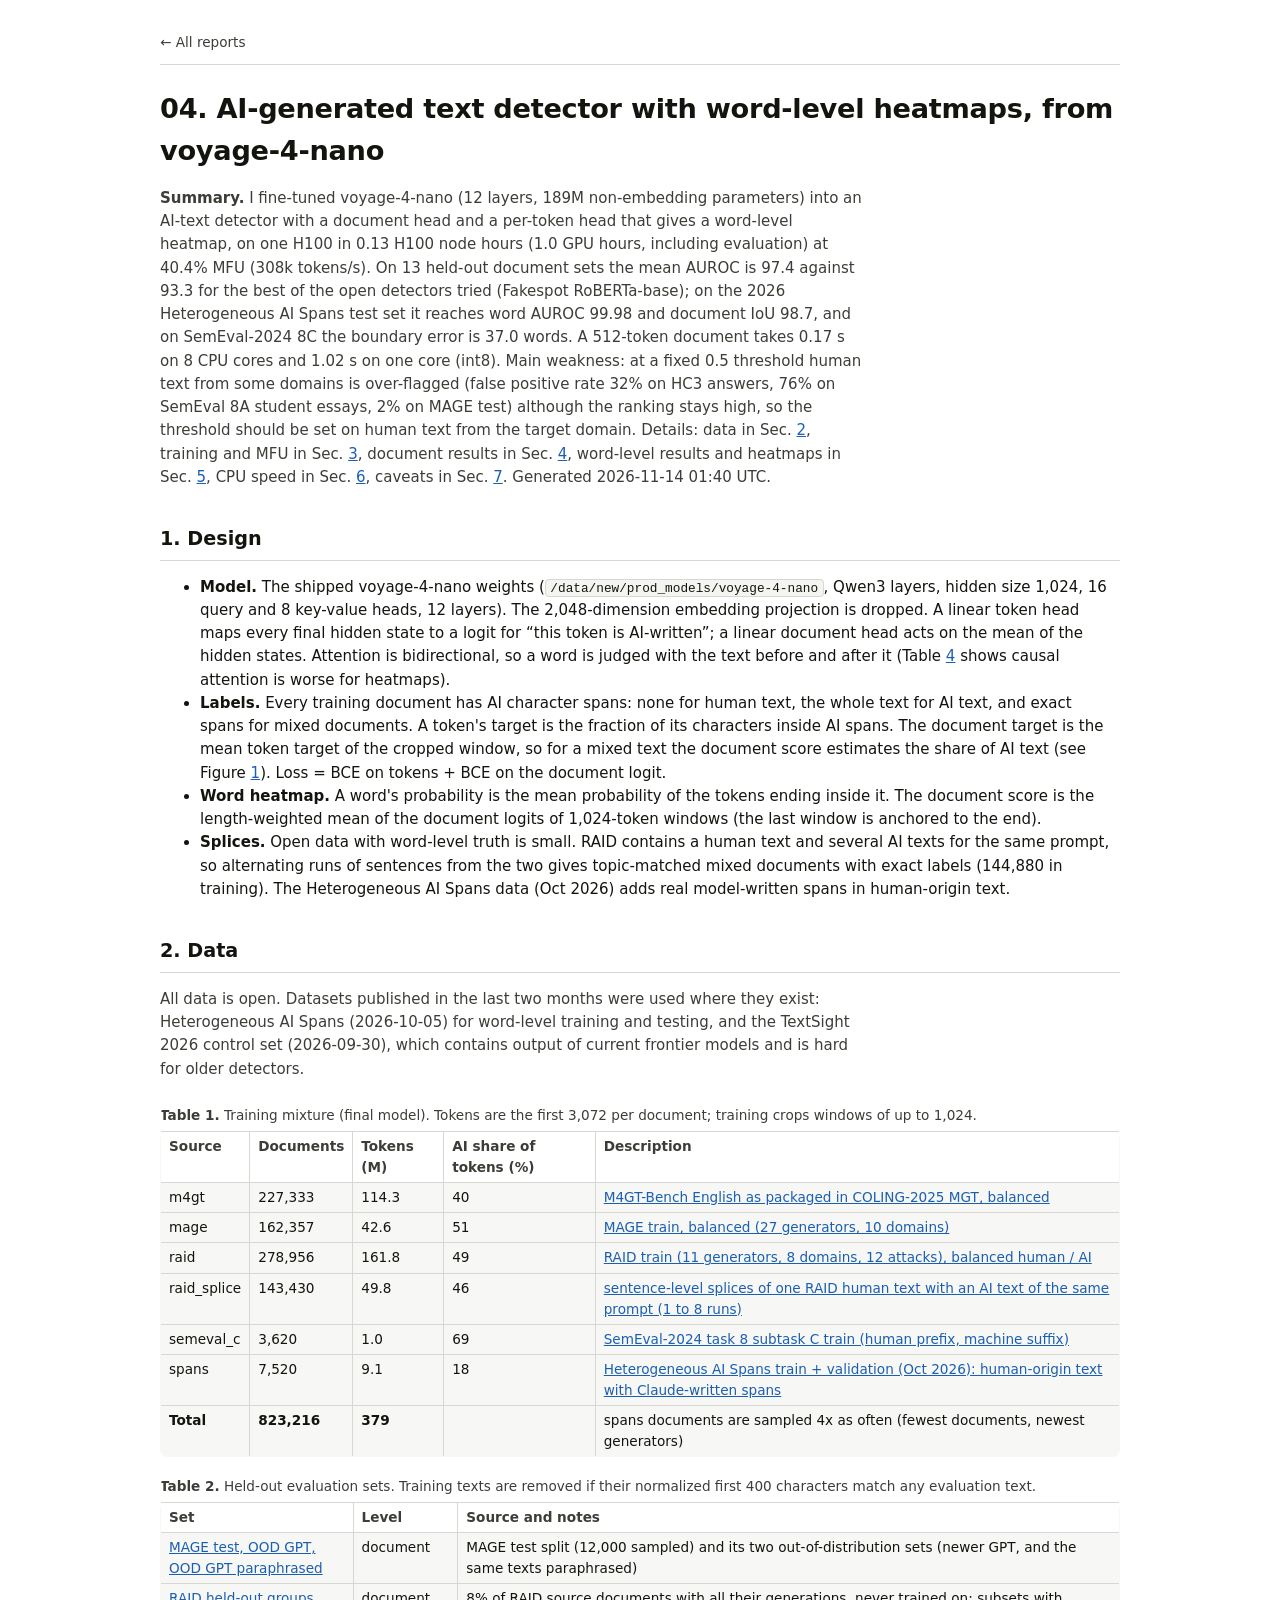
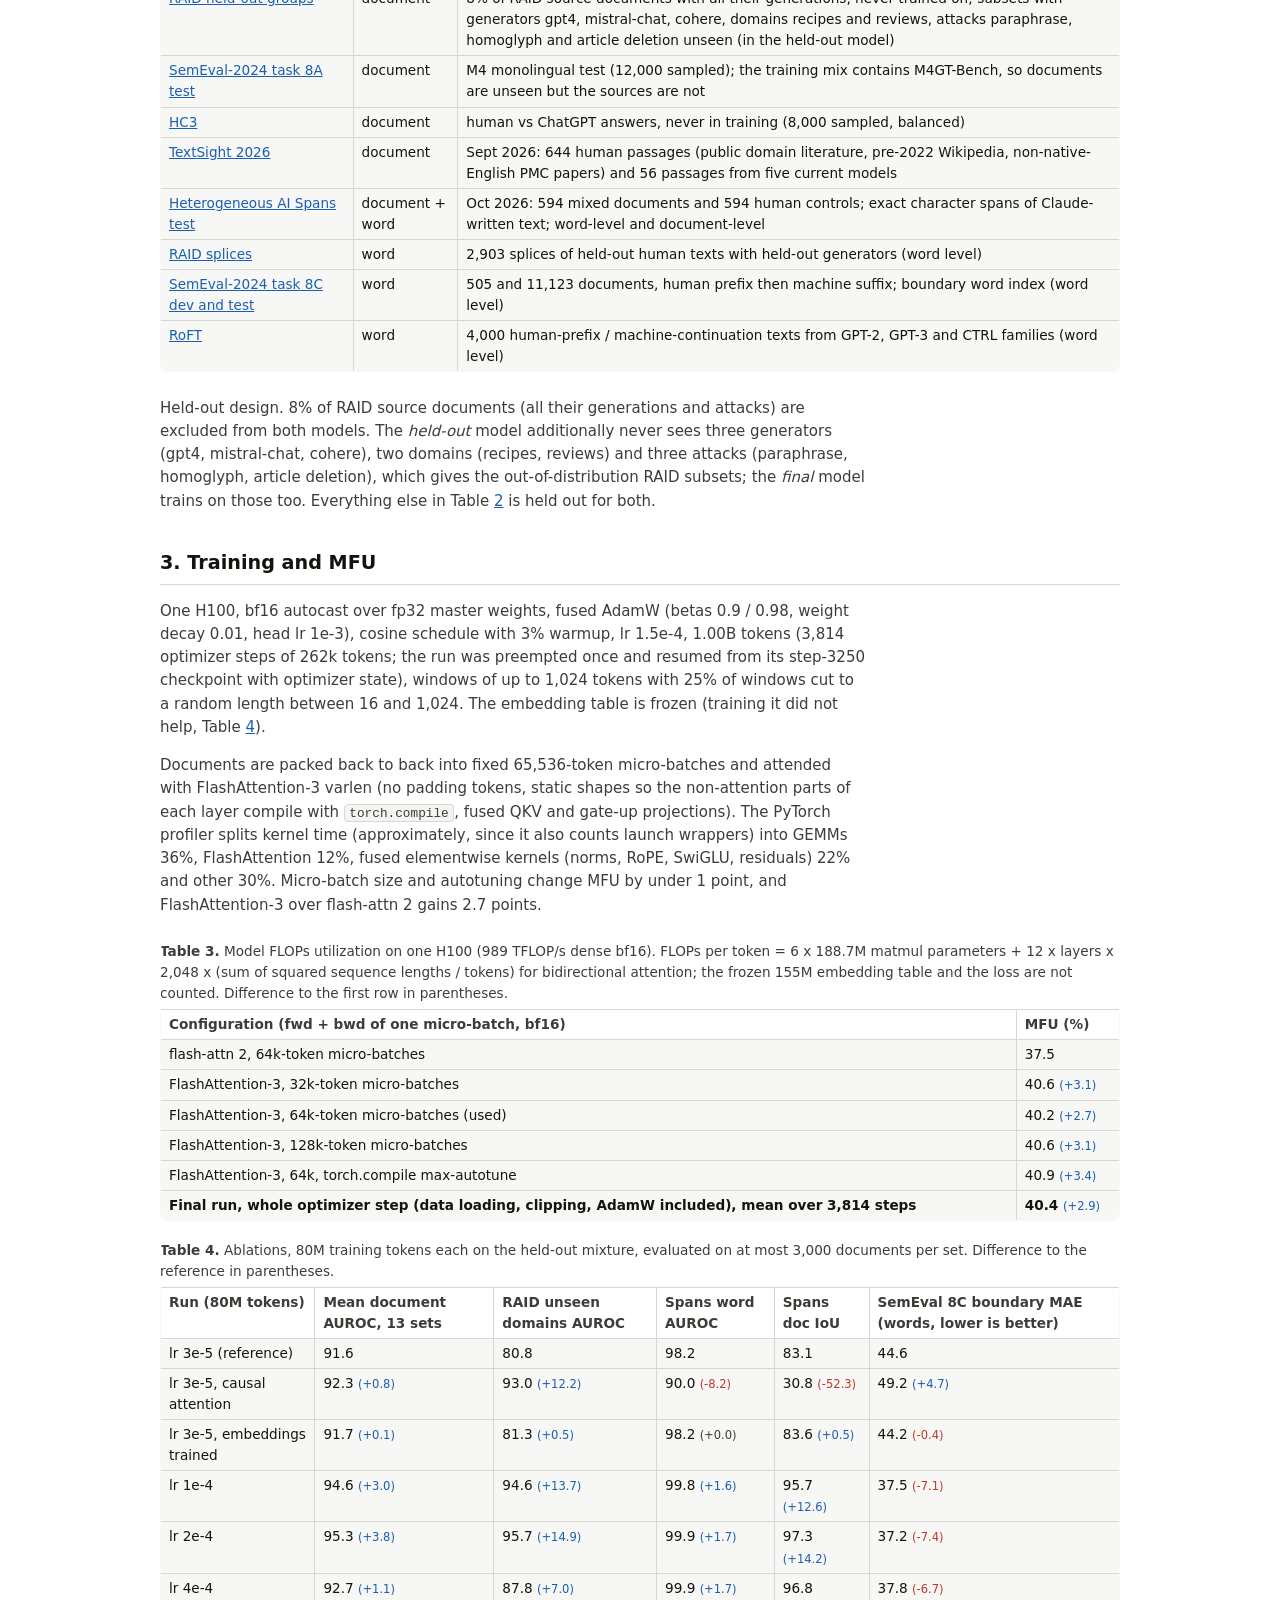
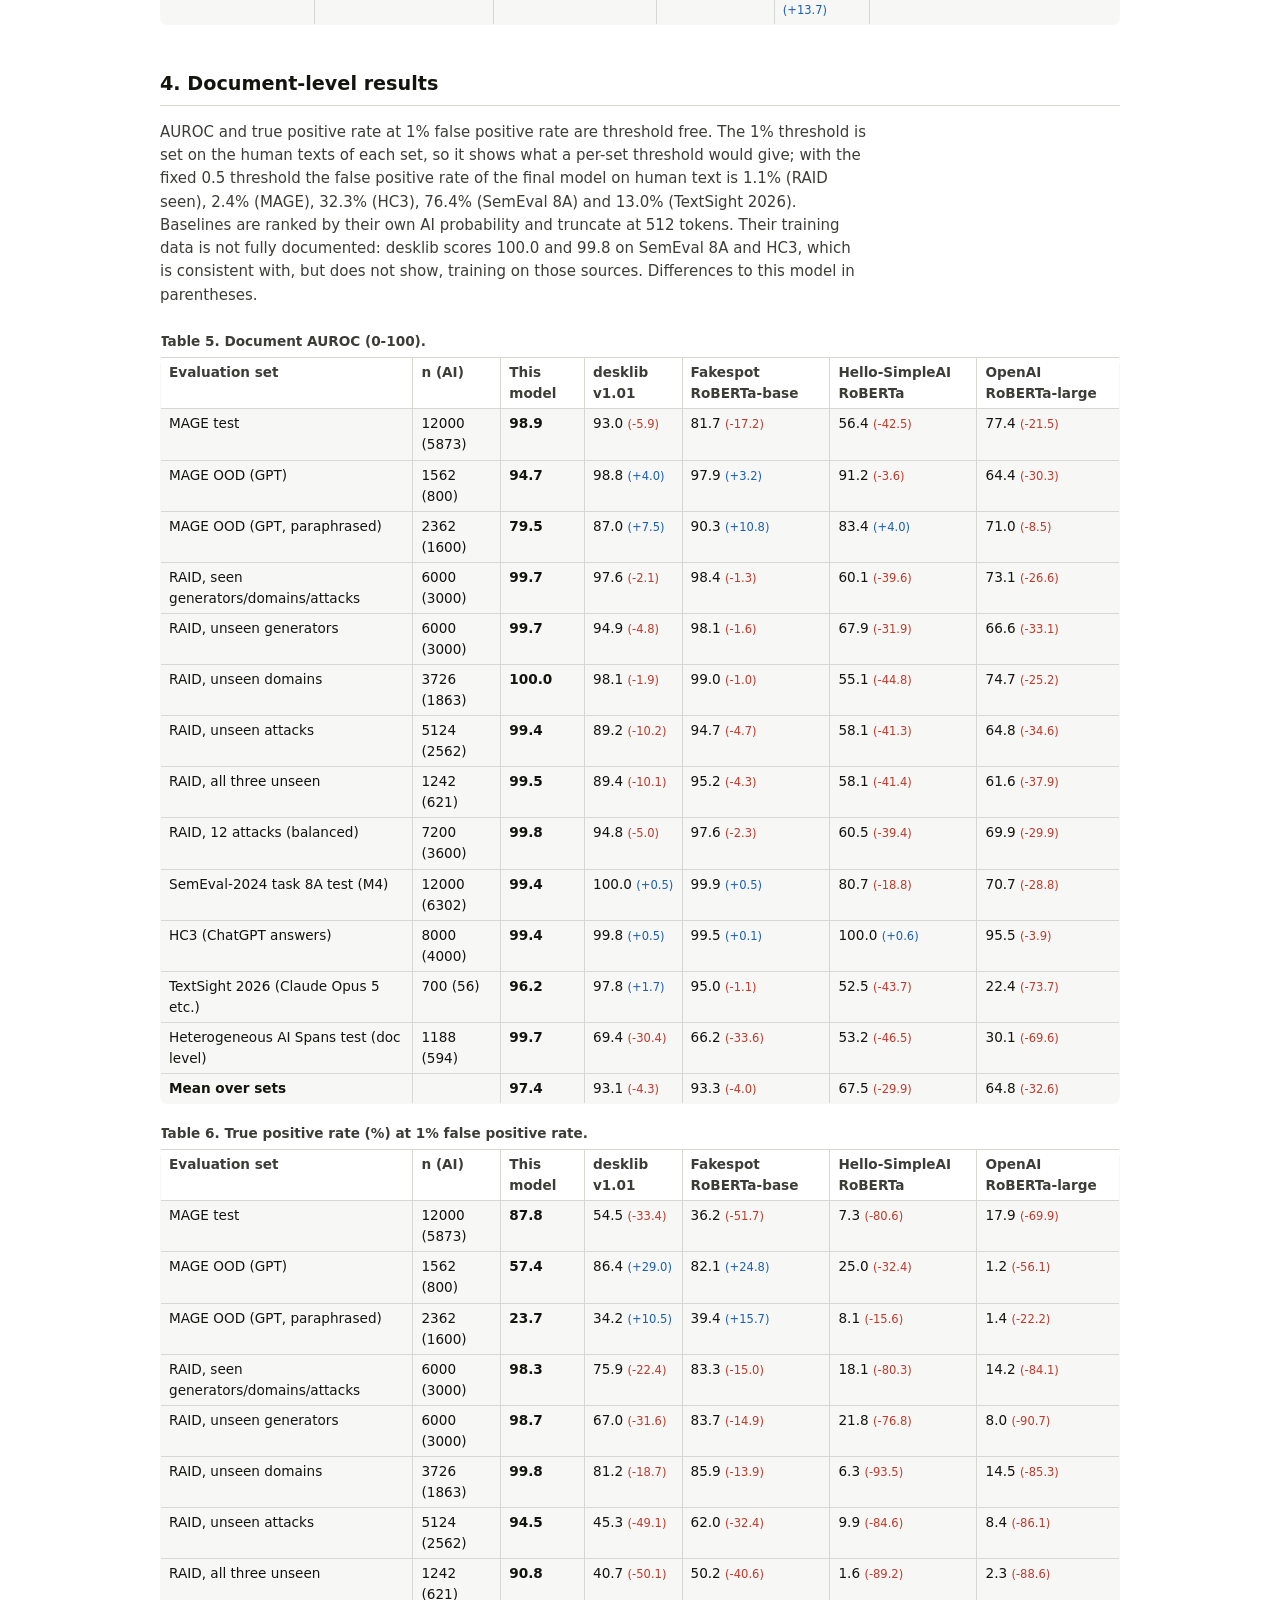
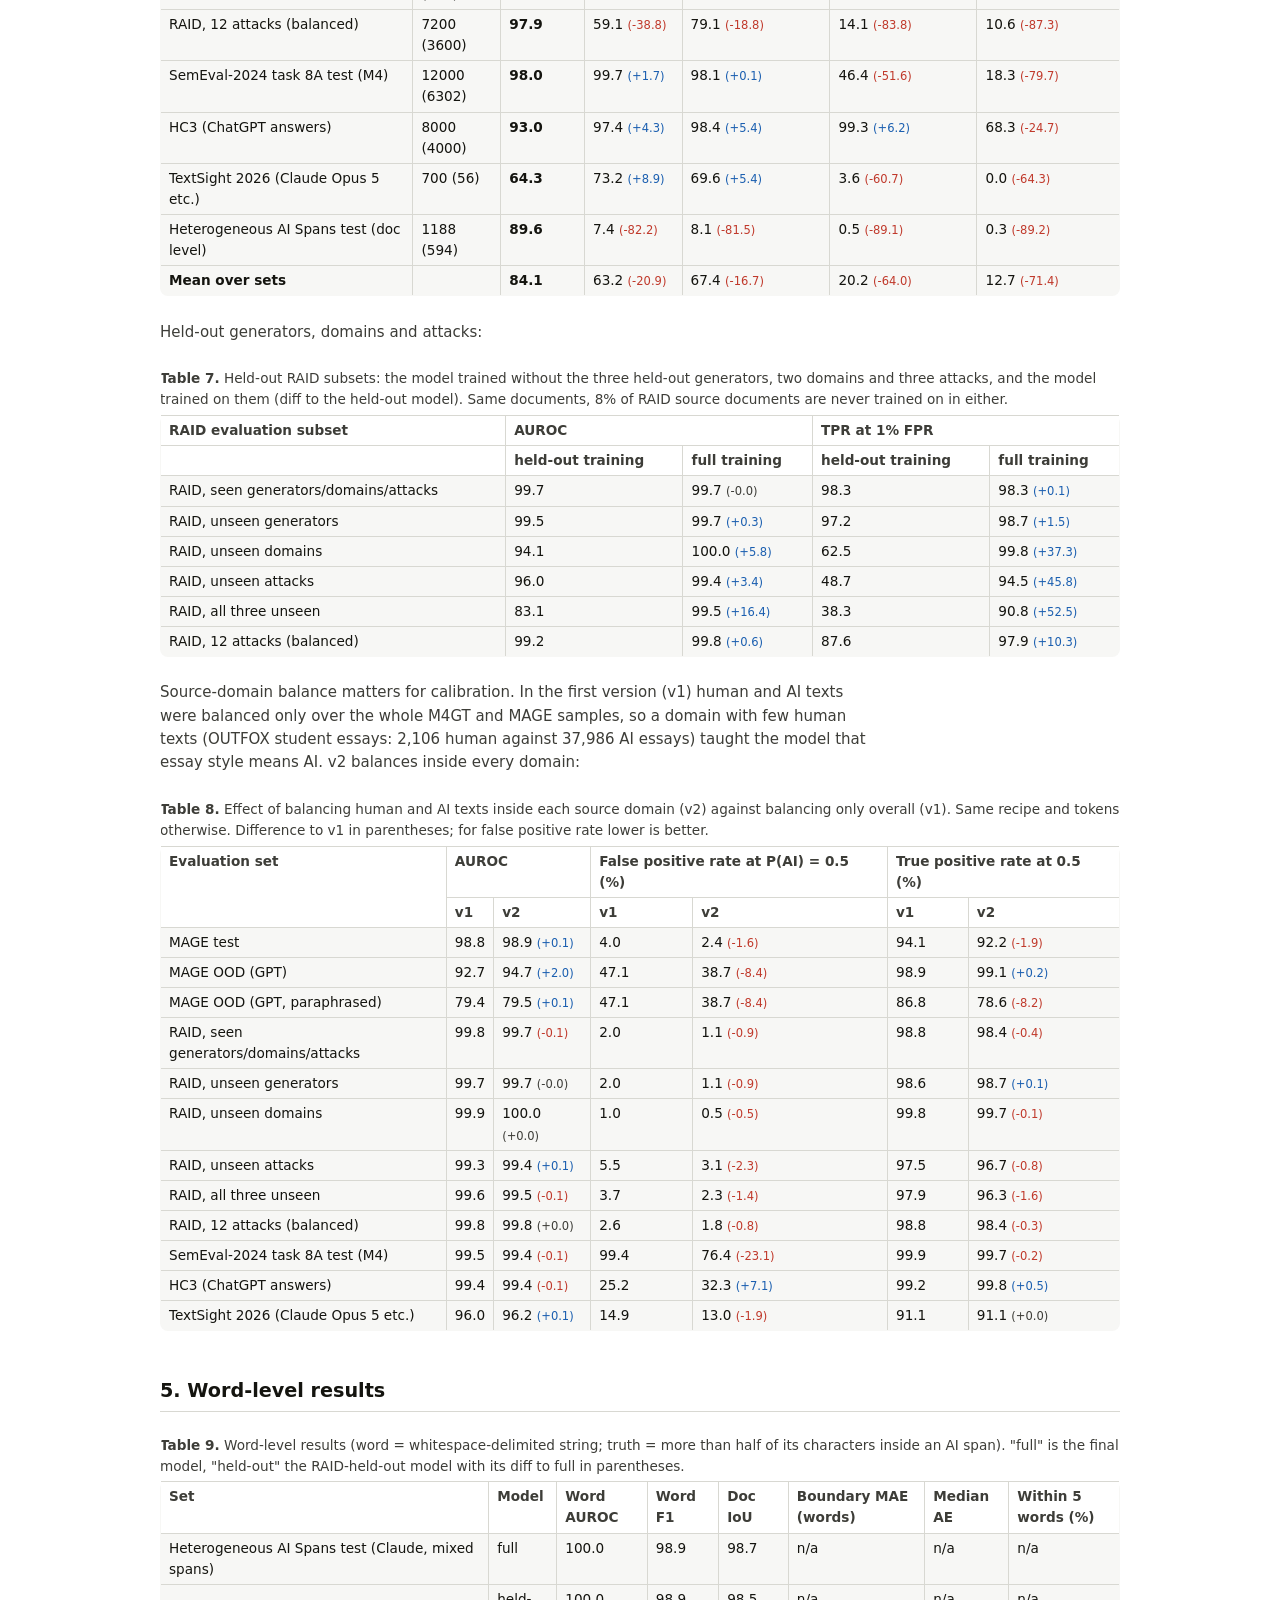
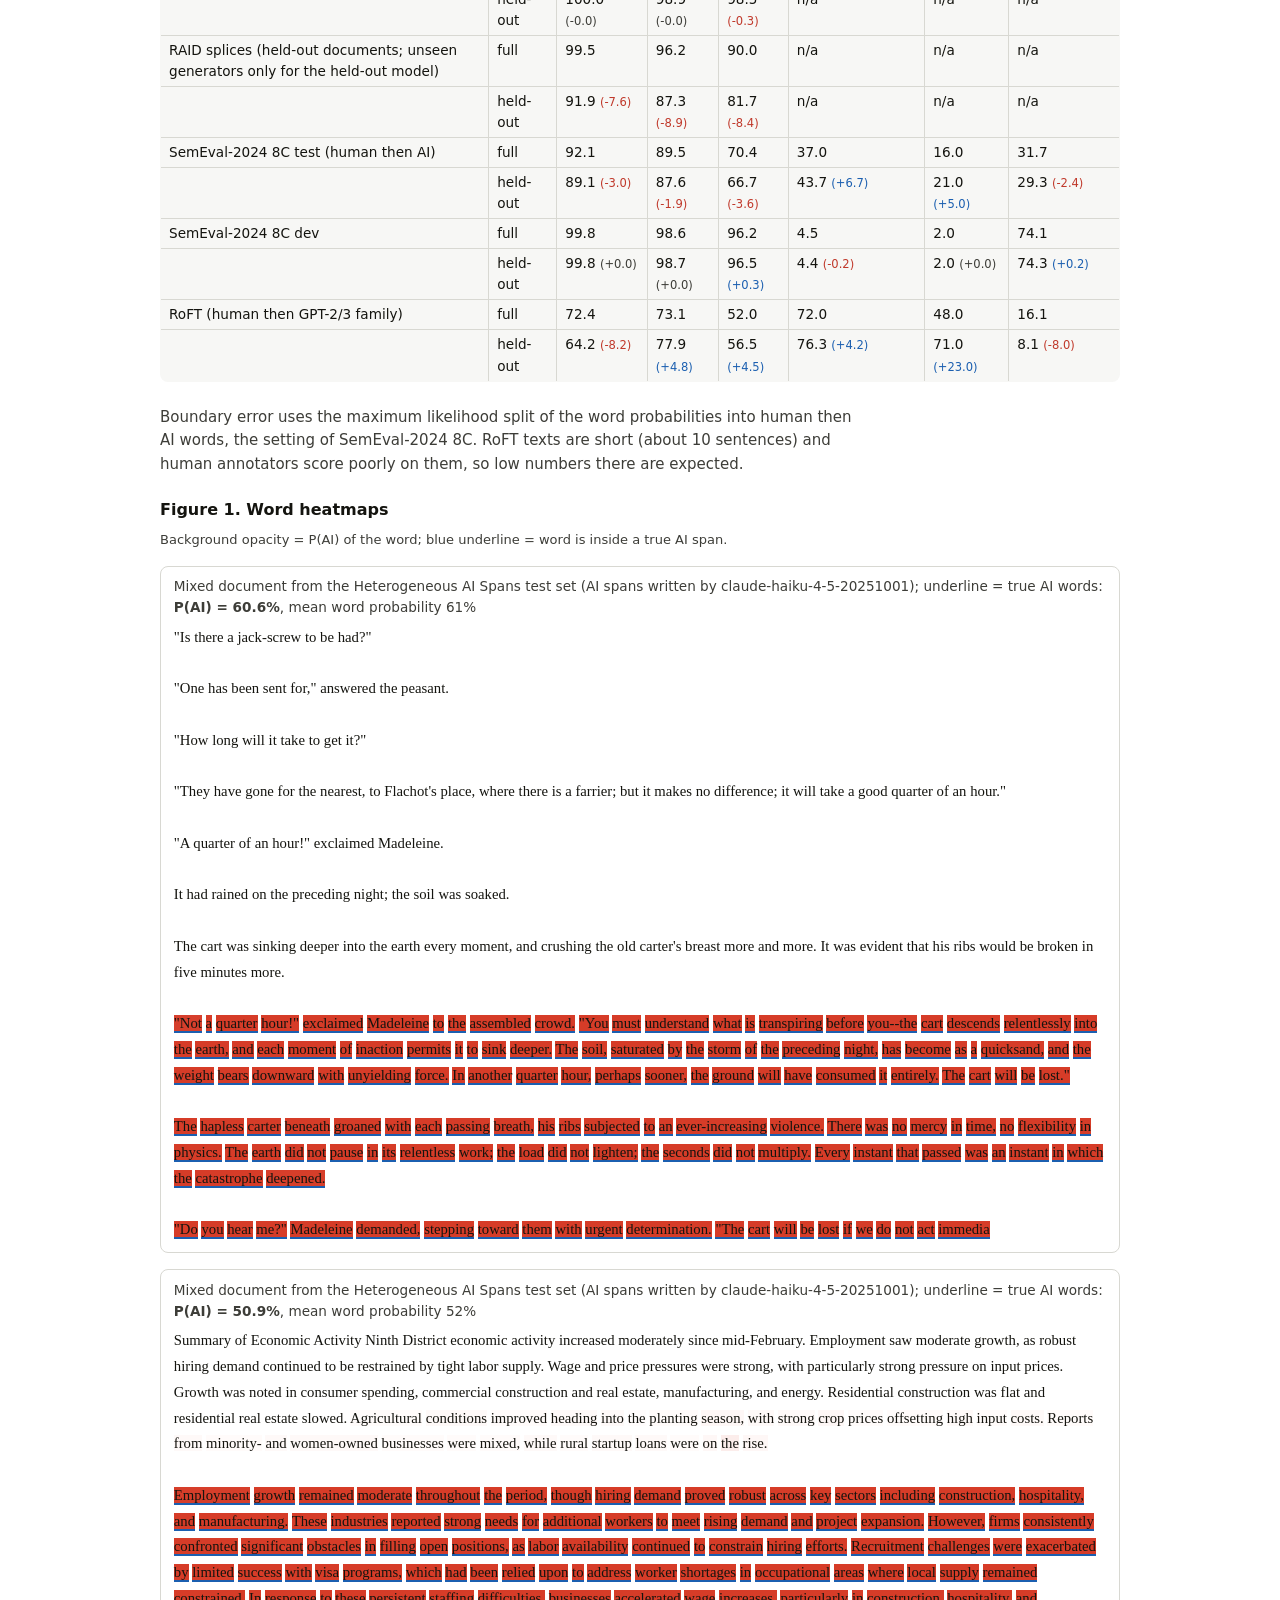
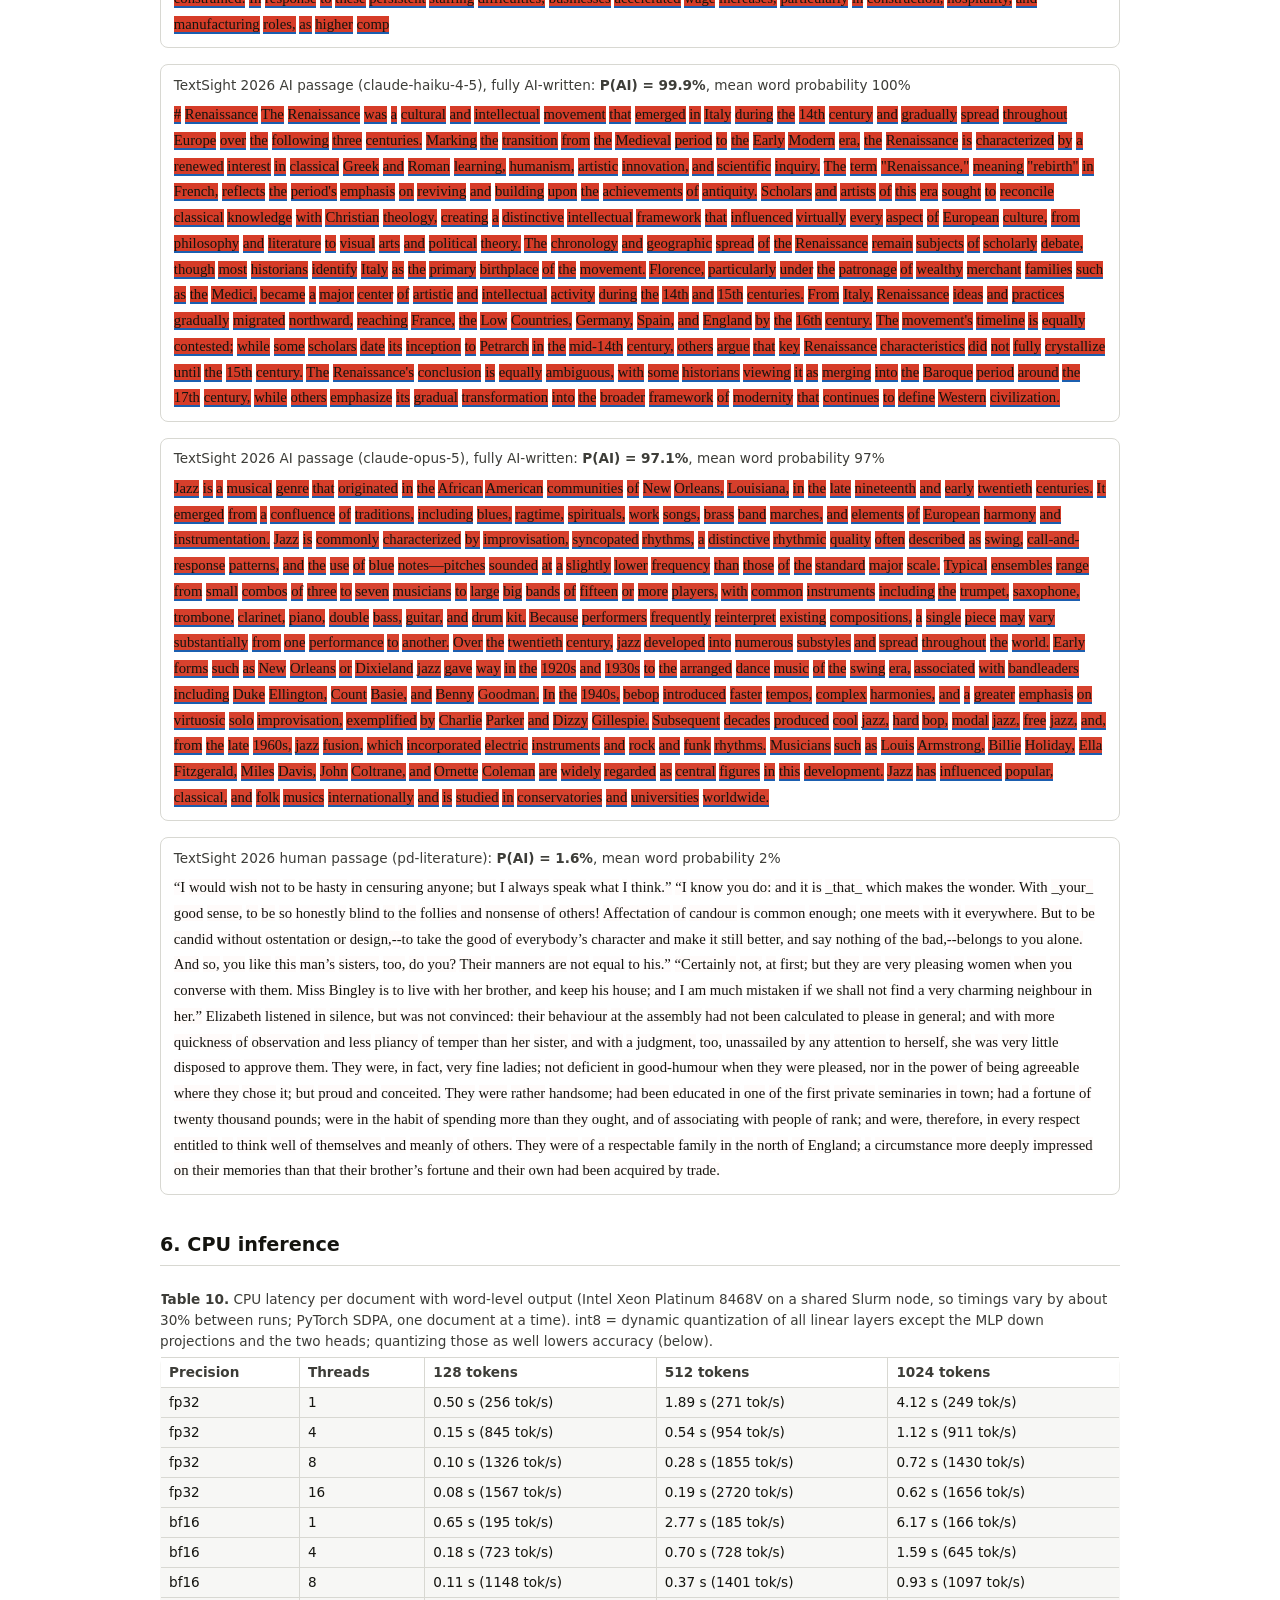
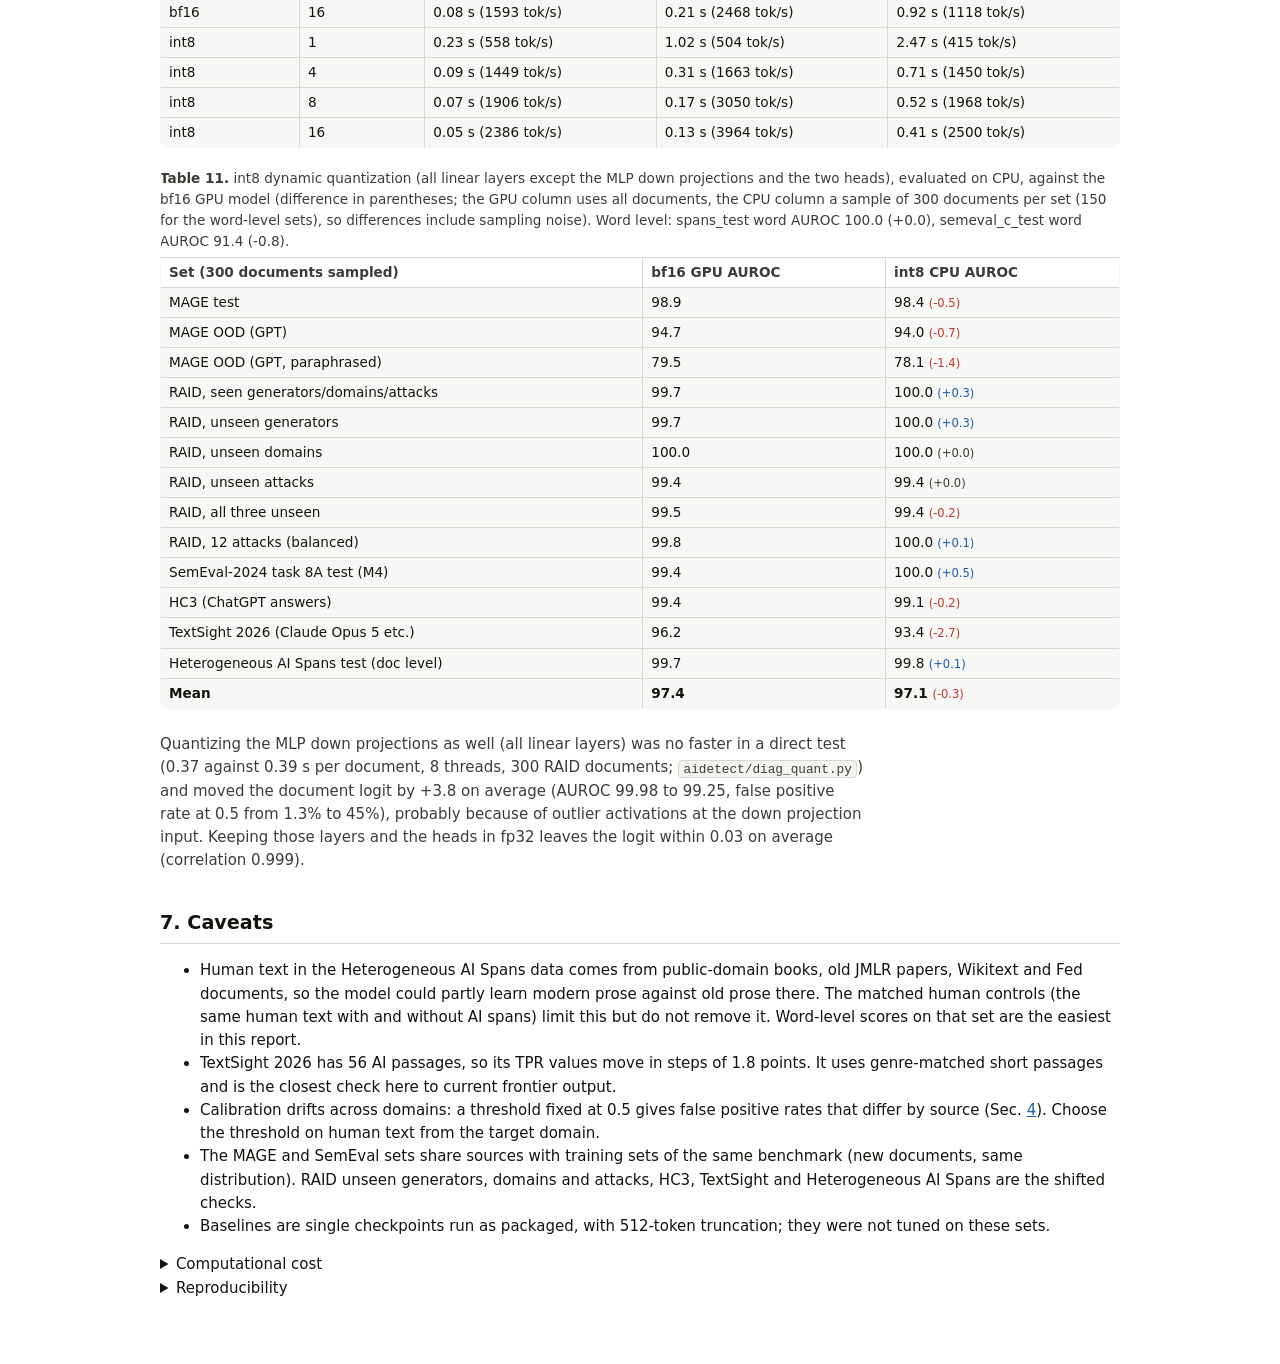
<file: reports/04_ai_text_detector.html>
<!doctype html><html lang=en><head><meta charset=utf-8><meta name=viewport content='width=device-width,initial-scale=1'><title>AI text detector</title><link rel=stylesheet href='theme.css'><style>.pos{color:var(--accent)} .neg{color:var(--bad)} .wide{overflow-x:auto} .dd{font-size:.72rem;color:var(--text-2);font-weight:400} .dd.pos{color:var(--accent)} .dd.neg{color:var(--bad)}
.hm{margin:1rem 0;border:1px solid var(--border);border-radius:8px;padding:.6rem .8rem} .hmt{font-size:.85rem;color:var(--text-2);margin-bottom:.4rem} .hmb{font-family:Georgia,serif;font-size:.92rem;line-height:1.75;white-space:pre-wrap}
table{border-collapse:collapse;font-size:.85rem;margin:.6rem 0} th,td{border:1px solid var(--border);padding:.25rem .5rem;text-align:left;vertical-align:top} caption{margin-bottom:.3rem;font-size:.85rem;color:var(--text-2)}
.legend span{display:inline-block;padding:0 .5rem;margin-right:.2rem;font-size:.8rem}</style></head><body>
<nav class=topnav><a href='index.html'>&larr; All reports</a></nav>
<h1>04. AI-generated text detector with word-level heatmaps, from voyage-4-nano</h1>
<p class=box><b>Summary.</b> I fine-tuned voyage-4-nano (12 layers, 189M non-embedding parameters) into an AI-text detector with a document head and a per-token head that gives a word-level heatmap, on one H100 in 0.13 H100 node hours (1.0 GPU hours, including evaluation) at 40.4% MFU (308k tokens/s). On 13 held-out document sets the mean AUROC is 97.4 against 93.3 for the best of the open detectors tried (Fakespot RoBERTa-base); on the 2026 Heterogeneous AI Spans test set it reaches word AUROC 99.98 and document IoU 98.7, and on SemEval-2024 8C the boundary error is 37.0 words. A 512-token document takes 0.17 s on 8 CPU cores and 1.02 s on one core (int8). Main weakness: at a fixed 0.5 threshold human text from some domains is over-flagged (false positive rate 32% on HC3 answers, 76% on SemEval 8A student essays, 2% on MAGE test) although the ranking stays high, so the threshold should be set on human text from the target domain. Details: data in Sec. <a href='#sec-2'>2</a>, training and MFU in Sec. <a href='#sec-3'>3</a>, document results in Sec. <a href='#sec-4'>4</a>, word-level results and heatmaps in Sec. <a href='#sec-5'>5</a>, CPU speed in Sec. <a href='#sec-6'>6</a>, caveats in Sec. <a href='#sec-7'>7</a>. Generated 2026-11-14 01:40 UTC.</p>
<h2 id=sec-1>1. Design</h2><ul><li><b>Model.</b> The shipped voyage-4-nano weights (<code>/data/new/prod_models/voyage-4-nano</code>, Qwen3 layers, hidden size 1,024, 16 query and 8 key-value heads, 12 layers). The 2,048-dimension embedding projection is dropped. A linear token head maps every final hidden state to a logit for &ldquo;this token is AI-written&rdquo;; a linear document head acts on the mean of the hidden states. Attention is bidirectional, so a word is judged with the text before and after it (Table <a href='#tab-4'>4</a> shows causal attention is worse for heatmaps).</li><li><b>Labels.</b> Every training document has AI character spans: none for human text, the whole text for AI text, and exact spans for mixed documents. A token's target is the fraction of its characters inside AI spans. The document target is the mean token target of the cropped window, so for a mixed text the document score estimates the share of AI text (see Figure <a href='#fig-1'>1</a>). Loss = BCE on tokens + BCE on the document logit.</li><li><b>Word heatmap.</b> A word's probability is the mean probability of the tokens ending inside it. The document score is the length-weighted mean of the document logits of 1,024-token windows (the last window is anchored to the end).</li><li><b>Splices.</b> Open data with word-level truth is small. RAID contains a human text and several AI texts for the same prompt, so alternating runs of sentences from the two gives topic-matched mixed documents with exact labels (144,880 in training). The Heterogeneous AI Spans data (Oct 2026) adds real model-written spans in human-origin text.</li></ul>
<h2 id=sec-2>2. Data</h2>
<p>All data is open. Datasets published in the last two months were used where they exist: Heterogeneous AI Spans (2026-10-05) for word-level training and testing, and the TextSight 2026 control set (2026-09-30), which contains output of current frontier models and is hard for older detectors.</p>
<div class=wide><table id=tab-1><caption style="text-align:left"><b>Table 1.</b> Training mixture (final model). Tokens are the first 3,072 per document; training crops windows of up to 1,024.</caption><tr><th>Source</th><th>Documents</th><th>Tokens (M)</th><th>AI share of tokens (%)</th><th>Description</th></tr><tr><td>m4gt</td><td>227,333</td><td>114.3</td><td>40</td><td><a href='https://huggingface.co/datasets/Jinyan1/COLING_2025_MGT_en'>M4GT-Bench English as packaged in COLING-2025 MGT, balanced</a></td></tr><tr><td>mage</td><td>162,357</td><td>42.6</td><td>51</td><td><a href='https://huggingface.co/datasets/yaful/MAGE'>MAGE train, balanced (27 generators, 10 domains)</a></td></tr><tr><td>raid</td><td>278,956</td><td>161.8</td><td>49</td><td><a href='https://huggingface.co/datasets/liamdugan/raid'>RAID train (11 generators, 8 domains, 12 attacks), balanced human / AI</a></td></tr><tr><td>raid_splice</td><td>143,430</td><td>49.8</td><td>46</td><td><a href='https://huggingface.co/datasets/liamdugan/raid'>sentence-level splices of one RAID human text with an AI text of the same prompt (1 to 8 runs)</a></td></tr><tr><td>semeval_c</td><td>3,620</td><td>1.0</td><td>69</td><td><a href='https://huggingface.co/datasets/d0rj/SemEval2024-task8'>SemEval-2024 task 8 subtask C train (human prefix, machine suffix)</a></td></tr><tr><td>spans</td><td>7,520</td><td>9.1</td><td>18</td><td><a href='https://huggingface.co/datasets/open-text-detector/heterogeneous-ai-spans'>Heterogeneous AI Spans train + validation (Oct 2026): human-origin text with Claude-written spans</a></td></tr><tr><td><b>Total</b></td><td><b>823,216</b></td><td><b>379</b></td><td></td><td>spans documents are sampled 4x as often (fewest documents, newest generators)</td></tr></table></div>
<div class=wide><table id=tab-2><caption style="text-align:left"><b>Table 2.</b> Held-out evaluation sets. Training texts are removed if their normalized first 400 characters match any evaluation text.</caption><tr><th>Set</th><th>Level</th><th>Source and notes</th></tr><tr><td><a href='https://huggingface.co/datasets/yaful/MAGE'>MAGE test, OOD GPT, OOD GPT paraphrased</a></td><td>document</td><td>MAGE test split (12,000 sampled) and its two out-of-distribution sets (newer GPT, and the same texts paraphrased)</td></tr><tr><td><a href='https://huggingface.co/datasets/liamdugan/raid'>RAID held-out groups</a></td><td>document</td><td>8% of RAID source documents with all their generations, never trained on; subsets with generators gpt4, mistral-chat, cohere, domains recipes and reviews, attacks paraphrase, homoglyph and article deletion unseen (in the held-out model)</td></tr><tr><td><a href='https://huggingface.co/datasets/d0rj/SemEval2024-task8'>SemEval-2024 task 8A test</a></td><td>document</td><td>M4 monolingual test (12,000 sampled); the training mix contains M4GT-Bench, so documents are unseen but the sources are not</td></tr><tr><td><a href='https://huggingface.co/datasets/Hello-SimpleAI/HC3'>HC3</a></td><td>document</td><td>human vs ChatGPT answers, never in training (8,000 sampled, balanced)</td></tr><tr><td><a href='https://huggingface.co/datasets/textsightai/ai-text-detection-benchmark-2026'>TextSight 2026</a></td><td>document</td><td>Sept 2026: 644 human passages (public domain literature, pre-2022 Wikipedia, non-native-English PMC papers) and 56 passages from five current models</td></tr><tr><td><a href='https://huggingface.co/datasets/open-text-detector/heterogeneous-ai-spans'>Heterogeneous AI Spans test</a></td><td>document + word</td><td>Oct 2026: 594 mixed documents and 594 human controls; exact character spans of Claude-written text; word-level and document-level</td></tr><tr><td><a href='https://huggingface.co/datasets/liamdugan/raid'>RAID splices</a></td><td>word</td><td>2,903 splices of held-out human texts with held-out generators (word level)</td></tr><tr><td><a href='https://huggingface.co/datasets/d0rj/SemEval2024-task8'>SemEval-2024 task 8C dev and test</a></td><td>word</td><td>505 and 11,123 documents, human prefix then machine suffix; boundary word index (word level)</td></tr><tr><td><a href='https://huggingface.co/datasets/liamdugan/roft'>RoFT</a></td><td>word</td><td>4,000 human-prefix / machine-continuation texts from GPT-2, GPT-3 and CTRL families (word level)</td></tr></table></div>
<p>Held-out design. 8% of RAID source documents (all their generations and attacks) are excluded from both models. The <i>held-out</i> model additionally never sees three generators (gpt4, mistral-chat, cohere), two domains (recipes, reviews) and three attacks (paraphrase, homoglyph, article deletion), which gives the out-of-distribution RAID subsets; the <i>final</i> model trains on those too. Everything else in Table <a href='#tab-2'>2</a> is held out for both.</p>
<h2 id=sec-3>3. Training and MFU</h2>
<p>One H100, bf16 autocast over fp32 master weights, fused AdamW (betas 0.9 / 0.98, weight decay 0.01, head lr 1e-3), cosine schedule with 3% warmup, lr 1.5e-4, 1.00B tokens (3,814 optimizer steps of 262k tokens; the run was preempted once and resumed from its step-3250 checkpoint with optimizer state), windows of up to 1,024 tokens with 25% of windows cut to a random length between 16 and 1,024. The embedding table is frozen (training it did not help, Table <a href='#tab-4'>4</a>).</p>
<p>Documents are packed back to back into fixed 65,536-token micro-batches and attended with FlashAttention-3 varlen (no padding tokens, static shapes so the non-attention parts of each layer compile with <code>torch.compile</code>, fused QKV and gate-up projections). The PyTorch profiler splits kernel time (approximately, since it also counts launch wrappers) into GEMMs 36%, FlashAttention 12%, fused elementwise kernels (norms, RoPE, SwiGLU, residuals) 22% and other 30%. Micro-batch size and autotuning change MFU by under 1 point, and FlashAttention-3 over flash-attn 2 gains 2.7 points.</p>
<div class=wide><table id=tab-3><caption style="text-align:left"><b>Table 3.</b> Model FLOPs utilization on one H100 (989 TFLOP/s dense bf16). FLOPs per token = 6 x 188.7M matmul parameters + 12 x layers x 2,048 x (sum of squared sequence lengths / tokens) for bidirectional attention; the frozen 155M embedding table and the loss are not counted. Difference to the first row in parentheses.</caption><tr><th>Configuration (fwd + bwd of one micro-batch, bf16)</th><th>MFU (%)</th></tr><tr><td>flash-attn 2, 64k-token micro-batches</td><td>37.5</td></tr><tr><td>FlashAttention-3, 32k-token micro-batches</td><td>40.6 <span class="dd pos">(+3.1)</span></td></tr><tr><td>FlashAttention-3, 64k-token micro-batches (used)</td><td>40.2 <span class="dd pos">(+2.7)</span></td></tr><tr><td>FlashAttention-3, 128k-token micro-batches</td><td>40.6 <span class="dd pos">(+3.1)</span></td></tr><tr><td>FlashAttention-3, 64k, torch.compile max-autotune</td><td>40.9 <span class="dd pos">(+3.4)</span></td></tr><tr><td><b>Final run, whole optimizer step (data loading, clipping, AdamW included), mean over 3,814 steps</b></td><td><b>40.4 <span class="dd pos">(+2.9)</span></b></td></tr></table></div>
<div class=wide><table id=tab-4><caption style="text-align:left"><b>Table 4.</b> Ablations, 80M training tokens each on the held-out mixture, evaluated on at most 3,000 documents per set. Difference to the reference in parentheses.</caption><tr><th>Run (80M tokens)</th><th>Mean document AUROC, 13 sets</th><th>RAID unseen domains AUROC</th><th>Spans word AUROC</th><th>Spans doc IoU</th><th>SemEval 8C boundary MAE (words, lower is better)</th></tr><tr><td>lr 3e-5 (reference)</td><td>91.6</td><td>80.8</td><td>98.2</td><td>83.1</td><td>44.6</td></tr><tr><td>lr 3e-5, causal attention</td><td>92.3 <span class="dd pos">(+0.8)</span></td><td>93.0 <span class="dd pos">(+12.2)</span></td><td>90.0 <span class="dd neg">(-8.2)</span></td><td>30.8 <span class="dd neg">(-52.3)</span></td><td>49.2 <span class="dd pos">(+4.7)</span></td></tr><tr><td>lr 3e-5, embeddings trained</td><td>91.7 <span class="dd pos">(+0.1)</span></td><td>81.3 <span class="dd pos">(+0.5)</span></td><td>98.2 <span class=dd>(+0.0)</span></td><td>83.6 <span class="dd pos">(+0.5)</span></td><td>44.2 <span class="dd neg">(-0.4)</span></td></tr><tr><td>lr 1e-4</td><td>94.6 <span class="dd pos">(+3.0)</span></td><td>94.6 <span class="dd pos">(+13.7)</span></td><td>99.8 <span class="dd pos">(+1.6)</span></td><td>95.7 <span class="dd pos">(+12.6)</span></td><td>37.5 <span class="dd neg">(-7.1)</span></td></tr><tr><td>lr 2e-4</td><td>95.3 <span class="dd pos">(+3.8)</span></td><td>95.7 <span class="dd pos">(+14.9)</span></td><td>99.9 <span class="dd pos">(+1.7)</span></td><td>97.3 <span class="dd pos">(+14.2)</span></td><td>37.2 <span class="dd neg">(-7.4)</span></td></tr><tr><td>lr 4e-4</td><td>92.7 <span class="dd pos">(+1.1)</span></td><td>87.8 <span class="dd pos">(+7.0)</span></td><td>99.9 <span class="dd pos">(+1.7)</span></td><td>96.8 <span class="dd pos">(+13.7)</span></td><td>37.8 <span class="dd neg">(-6.7)</span></td></tr></table></div>
<h2 id=sec-4>4. Document-level results</h2>
<p>AUROC and true positive rate at 1% false positive rate are threshold free. The 1% threshold is set on the human texts of each set, so it shows what a per-set threshold would give; with the fixed 0.5 threshold the false positive rate of the final model on human text is 1.1% (RAID seen), 2.4% (MAGE), 32.3% (HC3), 76.4% (SemEval 8A) and 13.0% (TextSight 2026). Baselines are ranked by their own AI probability and truncate at 512 tokens. Their training data is not fully documented: desklib scores 100.0 and 99.8 on SemEval 8A and HC3, which is consistent with, but does not show, training on those sources. Differences to this model in parentheses.</p>
<div class=wide><table id=tab-5><caption style="text-align:left"><b>Table 5. Document AUROC (0-100).</b></caption><tr><th>Evaluation set</th><th>n (AI)</th><th>This model</th><th>desklib v1.01</th><th>Fakespot RoBERTa-base</th><th>Hello-SimpleAI RoBERTa</th><th>OpenAI RoBERTa-large</th></tr><tr><td>MAGE test</td><td>12000 (5873)</td><td><b>98.9</b></td><td>93.0 <span class="dd neg">(-5.9)</span></td><td>81.7 <span class="dd neg">(-17.2)</span></td><td>56.4 <span class="dd neg">(-42.5)</span></td><td>77.4 <span class="dd neg">(-21.5)</span></td></tr><tr><td>MAGE OOD (GPT)</td><td>1562 (800)</td><td><b>94.7</b></td><td>98.8 <span class="dd pos">(+4.0)</span></td><td>97.9 <span class="dd pos">(+3.2)</span></td><td>91.2 <span class="dd neg">(-3.6)</span></td><td>64.4 <span class="dd neg">(-30.3)</span></td></tr><tr><td>MAGE OOD (GPT, paraphrased)</td><td>2362 (1600)</td><td><b>79.5</b></td><td>87.0 <span class="dd pos">(+7.5)</span></td><td>90.3 <span class="dd pos">(+10.8)</span></td><td>83.4 <span class="dd pos">(+4.0)</span></td><td>71.0 <span class="dd neg">(-8.5)</span></td></tr><tr><td>RAID, seen generators/domains/attacks</td><td>6000 (3000)</td><td><b>99.7</b></td><td>97.6 <span class="dd neg">(-2.1)</span></td><td>98.4 <span class="dd neg">(-1.3)</span></td><td>60.1 <span class="dd neg">(-39.6)</span></td><td>73.1 <span class="dd neg">(-26.6)</span></td></tr><tr><td>RAID, unseen generators</td><td>6000 (3000)</td><td><b>99.7</b></td><td>94.9 <span class="dd neg">(-4.8)</span></td><td>98.1 <span class="dd neg">(-1.6)</span></td><td>67.9 <span class="dd neg">(-31.9)</span></td><td>66.6 <span class="dd neg">(-33.1)</span></td></tr><tr><td>RAID, unseen domains</td><td>3726 (1863)</td><td><b>100.0</b></td><td>98.1 <span class="dd neg">(-1.9)</span></td><td>99.0 <span class="dd neg">(-1.0)</span></td><td>55.1 <span class="dd neg">(-44.8)</span></td><td>74.7 <span class="dd neg">(-25.2)</span></td></tr><tr><td>RAID, unseen attacks</td><td>5124 (2562)</td><td><b>99.4</b></td><td>89.2 <span class="dd neg">(-10.2)</span></td><td>94.7 <span class="dd neg">(-4.7)</span></td><td>58.1 <span class="dd neg">(-41.3)</span></td><td>64.8 <span class="dd neg">(-34.6)</span></td></tr><tr><td>RAID, all three unseen</td><td>1242 (621)</td><td><b>99.5</b></td><td>89.4 <span class="dd neg">(-10.1)</span></td><td>95.2 <span class="dd neg">(-4.3)</span></td><td>58.1 <span class="dd neg">(-41.4)</span></td><td>61.6 <span class="dd neg">(-37.9)</span></td></tr><tr><td>RAID, 12 attacks (balanced)</td><td>7200 (3600)</td><td><b>99.8</b></td><td>94.8 <span class="dd neg">(-5.0)</span></td><td>97.6 <span class="dd neg">(-2.3)</span></td><td>60.5 <span class="dd neg">(-39.4)</span></td><td>69.9 <span class="dd neg">(-29.9)</span></td></tr><tr><td>SemEval-2024 task 8A test (M4)</td><td>12000 (6302)</td><td><b>99.4</b></td><td>100.0 <span class="dd pos">(+0.5)</span></td><td>99.9 <span class="dd pos">(+0.5)</span></td><td>80.7 <span class="dd neg">(-18.8)</span></td><td>70.7 <span class="dd neg">(-28.8)</span></td></tr><tr><td>HC3 (ChatGPT answers)</td><td>8000 (4000)</td><td><b>99.4</b></td><td>99.8 <span class="dd pos">(+0.5)</span></td><td>99.5 <span class="dd pos">(+0.1)</span></td><td>100.0 <span class="dd pos">(+0.6)</span></td><td>95.5 <span class="dd neg">(-3.9)</span></td></tr><tr><td>TextSight 2026 (Claude Opus 5 etc.)</td><td>700 (56)</td><td><b>96.2</b></td><td>97.8 <span class="dd pos">(+1.7)</span></td><td>95.0 <span class="dd neg">(-1.1)</span></td><td>52.5 <span class="dd neg">(-43.7)</span></td><td>22.4 <span class="dd neg">(-73.7)</span></td></tr><tr><td>Heterogeneous AI Spans test (doc level)</td><td>1188 (594)</td><td><b>99.7</b></td><td>69.4 <span class="dd neg">(-30.4)</span></td><td>66.2 <span class="dd neg">(-33.6)</span></td><td>53.2 <span class="dd neg">(-46.5)</span></td><td>30.1 <span class="dd neg">(-69.6)</span></td></tr><tr><td><b>Mean over sets</b></td><td></td><td><b>97.4</b></td><td>93.1 <span class="dd neg">(-4.3)</span></td><td>93.3 <span class="dd neg">(-4.0)</span></td><td>67.5 <span class="dd neg">(-29.9)</span></td><td>64.8 <span class="dd neg">(-32.6)</span></td></tr></table></div>
<div class=wide><table id=tab-6><caption style="text-align:left"><b>Table 6. True positive rate (%) at 1% false positive rate.</b></caption><tr><th>Evaluation set</th><th>n (AI)</th><th>This model</th><th>desklib v1.01</th><th>Fakespot RoBERTa-base</th><th>Hello-SimpleAI RoBERTa</th><th>OpenAI RoBERTa-large</th></tr><tr><td>MAGE test</td><td>12000 (5873)</td><td><b>87.8</b></td><td>54.5 <span class="dd neg">(-33.4)</span></td><td>36.2 <span class="dd neg">(-51.7)</span></td><td>7.3 <span class="dd neg">(-80.6)</span></td><td>17.9 <span class="dd neg">(-69.9)</span></td></tr><tr><td>MAGE OOD (GPT)</td><td>1562 (800)</td><td><b>57.4</b></td><td>86.4 <span class="dd pos">(+29.0)</span></td><td>82.1 <span class="dd pos">(+24.8)</span></td><td>25.0 <span class="dd neg">(-32.4)</span></td><td>1.2 <span class="dd neg">(-56.1)</span></td></tr><tr><td>MAGE OOD (GPT, paraphrased)</td><td>2362 (1600)</td><td><b>23.7</b></td><td>34.2 <span class="dd pos">(+10.5)</span></td><td>39.4 <span class="dd pos">(+15.7)</span></td><td>8.1 <span class="dd neg">(-15.6)</span></td><td>1.4 <span class="dd neg">(-22.2)</span></td></tr><tr><td>RAID, seen generators/domains/attacks</td><td>6000 (3000)</td><td><b>98.3</b></td><td>75.9 <span class="dd neg">(-22.4)</span></td><td>83.3 <span class="dd neg">(-15.0)</span></td><td>18.1 <span class="dd neg">(-80.3)</span></td><td>14.2 <span class="dd neg">(-84.1)</span></td></tr><tr><td>RAID, unseen generators</td><td>6000 (3000)</td><td><b>98.7</b></td><td>67.0 <span class="dd neg">(-31.6)</span></td><td>83.7 <span class="dd neg">(-14.9)</span></td><td>21.8 <span class="dd neg">(-76.8)</span></td><td>8.0 <span class="dd neg">(-90.7)</span></td></tr><tr><td>RAID, unseen domains</td><td>3726 (1863)</td><td><b>99.8</b></td><td>81.2 <span class="dd neg">(-18.7)</span></td><td>85.9 <span class="dd neg">(-13.9)</span></td><td>6.3 <span class="dd neg">(-93.5)</span></td><td>14.5 <span class="dd neg">(-85.3)</span></td></tr><tr><td>RAID, unseen attacks</td><td>5124 (2562)</td><td><b>94.5</b></td><td>45.3 <span class="dd neg">(-49.1)</span></td><td>62.0 <span class="dd neg">(-32.4)</span></td><td>9.9 <span class="dd neg">(-84.6)</span></td><td>8.4 <span class="dd neg">(-86.1)</span></td></tr><tr><td>RAID, all three unseen</td><td>1242 (621)</td><td><b>90.8</b></td><td>40.7 <span class="dd neg">(-50.1)</span></td><td>50.2 <span class="dd neg">(-40.6)</span></td><td>1.6 <span class="dd neg">(-89.2)</span></td><td>2.3 <span class="dd neg">(-88.6)</span></td></tr><tr><td>RAID, 12 attacks (balanced)</td><td>7200 (3600)</td><td><b>97.9</b></td><td>59.1 <span class="dd neg">(-38.8)</span></td><td>79.1 <span class="dd neg">(-18.8)</span></td><td>14.1 <span class="dd neg">(-83.8)</span></td><td>10.6 <span class="dd neg">(-87.3)</span></td></tr><tr><td>SemEval-2024 task 8A test (M4)</td><td>12000 (6302)</td><td><b>98.0</b></td><td>99.7 <span class="dd pos">(+1.7)</span></td><td>98.1 <span class="dd pos">(+0.1)</span></td><td>46.4 <span class="dd neg">(-51.6)</span></td><td>18.3 <span class="dd neg">(-79.7)</span></td></tr><tr><td>HC3 (ChatGPT answers)</td><td>8000 (4000)</td><td><b>93.0</b></td><td>97.4 <span class="dd pos">(+4.3)</span></td><td>98.4 <span class="dd pos">(+5.4)</span></td><td>99.3 <span class="dd pos">(+6.2)</span></td><td>68.3 <span class="dd neg">(-24.7)</span></td></tr><tr><td>TextSight 2026 (Claude Opus 5 etc.)</td><td>700 (56)</td><td><b>64.3</b></td><td>73.2 <span class="dd pos">(+8.9)</span></td><td>69.6 <span class="dd pos">(+5.4)</span></td><td>3.6 <span class="dd neg">(-60.7)</span></td><td>0.0 <span class="dd neg">(-64.3)</span></td></tr><tr><td>Heterogeneous AI Spans test (doc level)</td><td>1188 (594)</td><td><b>89.6</b></td><td>7.4 <span class="dd neg">(-82.2)</span></td><td>8.1 <span class="dd neg">(-81.5)</span></td><td>0.5 <span class="dd neg">(-89.1)</span></td><td>0.3 <span class="dd neg">(-89.2)</span></td></tr><tr><td><b>Mean over sets</b></td><td></td><td><b>84.1</b></td><td>63.2 <span class="dd neg">(-20.9)</span></td><td>67.4 <span class="dd neg">(-16.7)</span></td><td>20.2 <span class="dd neg">(-64.0)</span></td><td>12.7 <span class="dd neg">(-71.4)</span></td></tr></table></div>
<p>Held-out generators, domains and attacks:</p>
<div class=wide><table id=tab-7><caption style="text-align:left"><b>Table 7.</b> Held-out RAID subsets: the model trained without the three held-out generators, two domains and three attacks, and the model trained on them (diff to the held-out model). Same documents, 8% of RAID source documents are never trained on in either.</caption><tr><th>RAID evaluation subset</th><th colspan=2>AUROC</th><th colspan=2>TPR at 1% FPR</th></tr><tr><th></th><th>held-out training</th><th>full training</th><th>held-out training</th><th>full training</th></tr><tr><td>RAID, seen generators/domains/attacks</td><td>99.7</td><td>99.7 <span class=dd>(-0.0)</span></td><td>98.3</td><td>98.3 <span class="dd pos">(+0.1)</span></td></tr><tr><td>RAID, unseen generators</td><td>99.5</td><td>99.7 <span class="dd pos">(+0.3)</span></td><td>97.2</td><td>98.7 <span class="dd pos">(+1.5)</span></td></tr><tr><td>RAID, unseen domains</td><td>94.1</td><td>100.0 <span class="dd pos">(+5.8)</span></td><td>62.5</td><td>99.8 <span class="dd pos">(+37.3)</span></td></tr><tr><td>RAID, unseen attacks</td><td>96.0</td><td>99.4 <span class="dd pos">(+3.4)</span></td><td>48.7</td><td>94.5 <span class="dd pos">(+45.8)</span></td></tr><tr><td>RAID, all three unseen</td><td>83.1</td><td>99.5 <span class="dd pos">(+16.4)</span></td><td>38.3</td><td>90.8 <span class="dd pos">(+52.5)</span></td></tr><tr><td>RAID, 12 attacks (balanced)</td><td>99.2</td><td>99.8 <span class="dd pos">(+0.6)</span></td><td>87.6</td><td>97.9 <span class="dd pos">(+10.3)</span></td></tr></table></div>
<p>Source-domain balance matters for calibration. In the first version (v1) human and AI texts were balanced only over the whole M4GT and MAGE samples, so a domain with few human texts (OUTFOX student essays: 2,106 human against 37,986 AI essays) taught the model that essay style means AI. v2 balances inside every domain:</p>
<div class=wide><table id=tab-8><caption style="text-align:left"><b>Table 8.</b> Effect of balancing human and AI texts inside each source domain (v2) against balancing only overall (v1). Same recipe and tokens otherwise. Difference to v1 in parentheses; for false positive rate lower is better.</caption><tr><th rowspan=2>Evaluation set</th><th colspan=2>AUROC</th><th colspan=2>False positive rate at P(AI) = 0.5 (%)</th><th colspan=2>True positive rate at 0.5 (%)</th></tr><tr><th>v1</th><th>v2</th><th>v1</th><th>v2</th><th>v1</th><th>v2</th></tr><tr><td>MAGE test</td><td>98.8</td><td>98.9 <span class="dd pos">(+0.1)</span></td><td>4.0</td><td>2.4 <span class="dd neg">(-1.6)</span></td><td>94.1</td><td>92.2 <span class="dd neg">(-1.9)</span></td></tr><tr><td>MAGE OOD (GPT)</td><td>92.7</td><td>94.7 <span class="dd pos">(+2.0)</span></td><td>47.1</td><td>38.7 <span class="dd neg">(-8.4)</span></td><td>98.9</td><td>99.1 <span class="dd pos">(+0.2)</span></td></tr><tr><td>MAGE OOD (GPT, paraphrased)</td><td>79.4</td><td>79.5 <span class="dd pos">(+0.1)</span></td><td>47.1</td><td>38.7 <span class="dd neg">(-8.4)</span></td><td>86.8</td><td>78.6 <span class="dd neg">(-8.2)</span></td></tr><tr><td>RAID, seen generators/domains/attacks</td><td>99.8</td><td>99.7 <span class="dd neg">(-0.1)</span></td><td>2.0</td><td>1.1 <span class="dd neg">(-0.9)</span></td><td>98.8</td><td>98.4 <span class="dd neg">(-0.4)</span></td></tr><tr><td>RAID, unseen generators</td><td>99.7</td><td>99.7 <span class=dd>(-0.0)</span></td><td>2.0</td><td>1.1 <span class="dd neg">(-0.9)</span></td><td>98.6</td><td>98.7 <span class="dd pos">(+0.1)</span></td></tr><tr><td>RAID, unseen domains</td><td>99.9</td><td>100.0 <span class=dd>(+0.0)</span></td><td>1.0</td><td>0.5 <span class="dd neg">(-0.5)</span></td><td>99.8</td><td>99.7 <span class="dd neg">(-0.1)</span></td></tr><tr><td>RAID, unseen attacks</td><td>99.3</td><td>99.4 <span class="dd pos">(+0.1)</span></td><td>5.5</td><td>3.1 <span class="dd neg">(-2.3)</span></td><td>97.5</td><td>96.7 <span class="dd neg">(-0.8)</span></td></tr><tr><td>RAID, all three unseen</td><td>99.6</td><td>99.5 <span class="dd neg">(-0.1)</span></td><td>3.7</td><td>2.3 <span class="dd neg">(-1.4)</span></td><td>97.9</td><td>96.3 <span class="dd neg">(-1.6)</span></td></tr><tr><td>RAID, 12 attacks (balanced)</td><td>99.8</td><td>99.8 <span class=dd>(+0.0)</span></td><td>2.6</td><td>1.8 <span class="dd neg">(-0.8)</span></td><td>98.8</td><td>98.4 <span class="dd neg">(-0.3)</span></td></tr><tr><td>SemEval-2024 task 8A test (M4)</td><td>99.5</td><td>99.4 <span class="dd neg">(-0.1)</span></td><td>99.4</td><td>76.4 <span class="dd neg">(-23.1)</span></td><td>99.9</td><td>99.7 <span class="dd neg">(-0.2)</span></td></tr><tr><td>HC3 (ChatGPT answers)</td><td>99.4</td><td>99.4 <span class="dd neg">(-0.1)</span></td><td>25.2</td><td>32.3 <span class="dd pos">(+7.1)</span></td><td>99.2</td><td>99.8 <span class="dd pos">(+0.5)</span></td></tr><tr><td>TextSight 2026 (Claude Opus 5 etc.)</td><td>96.0</td><td>96.2 <span class="dd pos">(+0.1)</span></td><td>14.9</td><td>13.0 <span class="dd neg">(-1.9)</span></td><td>91.1</td><td>91.1 <span class=dd>(+0.0)</span></td></tr></table></div>
<h2 id=sec-5>5. Word-level results</h2>
<div class=wide><table id=tab-9><caption style="text-align:left"><b>Table 9.</b> Word-level results (word = whitespace-delimited string; truth = more than half of its characters inside an AI span). "full" is the final model, "held-out" the RAID-held-out model with its diff to full in parentheses.</caption><tr><th>Set</th><th>Model</th><th>Word AUROC</th><th>Word F1</th><th>Doc IoU</th><th>Boundary MAE (words)</th><th>Median AE</th><th>Within 5 words (%)</th></tr><tr><td>Heterogeneous AI Spans test (Claude, mixed spans)</td><td>full</td><td>100.0</td><td>98.9</td><td>98.7</td><td>n/a</td><td>n/a</td><td>n/a</td></tr><tr><td></td><td>held-out</td><td>100.0 <span class=dd>(-0.0)</span></td><td>98.9 <span class=dd>(-0.0)</span></td><td>98.5 <span class="dd neg">(-0.3)</span></td><td>n/a</td><td>n/a</td><td>n/a</td></tr><tr><td>RAID splices (held-out documents; unseen generators only for the held-out model)</td><td>full</td><td>99.5</td><td>96.2</td><td>90.0</td><td>n/a</td><td>n/a</td><td>n/a</td></tr><tr><td></td><td>held-out</td><td>91.9 <span class="dd neg">(-7.6)</span></td><td>87.3 <span class="dd neg">(-8.9)</span></td><td>81.7 <span class="dd neg">(-8.4)</span></td><td>n/a</td><td>n/a</td><td>n/a</td></tr><tr><td>SemEval-2024 8C test (human then AI)</td><td>full</td><td>92.1</td><td>89.5</td><td>70.4</td><td>37.0</td><td>16.0</td><td>31.7</td></tr><tr><td></td><td>held-out</td><td>89.1 <span class="dd neg">(-3.0)</span></td><td>87.6 <span class="dd neg">(-1.9)</span></td><td>66.7 <span class="dd neg">(-3.6)</span></td><td>43.7 <span class="dd pos">(+6.7)</span></td><td>21.0 <span class="dd pos">(+5.0)</span></td><td>29.3 <span class="dd neg">(-2.4)</span></td></tr><tr><td>SemEval-2024 8C dev</td><td>full</td><td>99.8</td><td>98.6</td><td>96.2</td><td>4.5</td><td>2.0</td><td>74.1</td></tr><tr><td></td><td>held-out</td><td>99.8 <span class=dd>(+0.0)</span></td><td>98.7 <span class=dd>(+0.0)</span></td><td>96.5 <span class="dd pos">(+0.3)</span></td><td>4.4 <span class="dd neg">(-0.2)</span></td><td>2.0 <span class=dd>(+0.0)</span></td><td>74.3 <span class="dd pos">(+0.2)</span></td></tr><tr><td>RoFT (human then GPT-2/3 family)</td><td>full</td><td>72.4</td><td>73.1</td><td>52.0</td><td>72.0</td><td>48.0</td><td>16.1</td></tr><tr><td></td><td>held-out</td><td>64.2 <span class="dd neg">(-8.2)</span></td><td>77.9 <span class="dd pos">(+4.8)</span></td><td>56.5 <span class="dd pos">(+4.5)</span></td><td>76.3 <span class="dd pos">(+4.2)</span></td><td>71.0 <span class="dd pos">(+23.0)</span></td><td>8.1 <span class="dd neg">(-8.0)</span></td></tr></table></div>
<p>Boundary error uses the maximum likelihood split of the word probabilities into human then AI words, the setting of SemEval-2024 8C. RoFT texts are short (about 10 sentences) and human annotators score poorly on them, so low numbers there are expected.</p>
<h3 id=fig-1>Figure 1. Word heatmaps</h3><p class=legend>Background opacity = P(AI) of the word; blue underline = word is inside a true AI span.</p>
<div class=hm><div class=hmt>Mixed document from the Heterogeneous AI Spans test set (AI spans written by claude-haiku-4-5-20251001); underline = true AI words: <b>P(AI) = 60.6%</b>, mean word probability 61%</div><div class=hmb><span style="background:rgba(214,60,40,0.00);" title="P(AI)=0.00">&quot;Is</span> <span style="background:rgba(214,60,40,0.00);" title="P(AI)=0.00">there</span> <span style="background:rgba(214,60,40,0.00);" title="P(AI)=0.00">a</span> <span style="background:rgba(214,60,40,0.00);" title="P(AI)=0.00">jack-screw</span> <span style="background:rgba(214,60,40,0.00);" title="P(AI)=0.00">to</span> <span style="background:rgba(214,60,40,0.00);" title="P(AI)=0.00">be</span> <span style="background:rgba(214,60,40,0.00);" title="P(AI)=0.00">had?&quot;</span>

<span style="background:rgba(214,60,40,0.00);" title="P(AI)=0.00">&quot;One</span> <span style="background:rgba(214,60,40,0.00);" title="P(AI)=0.00">has</span> <span style="background:rgba(214,60,40,0.00);" title="P(AI)=0.00">been</span> <span style="background:rgba(214,60,40,0.00);" title="P(AI)=0.00">sent</span> <span style="background:rgba(214,60,40,0.00);" title="P(AI)=0.00">for,&quot;</span> <span style="background:rgba(214,60,40,0.00);" title="P(AI)=0.00">answered</span> <span style="background:rgba(214,60,40,0.00);" title="P(AI)=0.00">the</span> <span style="background:rgba(214,60,40,0.00);" title="P(AI)=0.00">peasant.</span>

<span style="background:rgba(214,60,40,0.00);" title="P(AI)=0.00">&quot;How</span> <span style="background:rgba(214,60,40,0.00);" title="P(AI)=0.00">long</span> <span style="background:rgba(214,60,40,0.00);" title="P(AI)=0.00">will</span> <span style="background:rgba(214,60,40,0.00);" title="P(AI)=0.00">it</span> <span style="background:rgba(214,60,40,0.00);" title="P(AI)=0.00">take</span> <span style="background:rgba(214,60,40,0.00);" title="P(AI)=0.00">to</span> <span style="background:rgba(214,60,40,0.00);" title="P(AI)=0.00">get</span> <span style="background:rgba(214,60,40,0.00);" title="P(AI)=0.00">it?&quot;</span>

<span style="background:rgba(214,60,40,0.00);" title="P(AI)=0.00">&quot;They</span> <span style="background:rgba(214,60,40,0.00);" title="P(AI)=0.00">have</span> <span style="background:rgba(214,60,40,0.00);" title="P(AI)=0.00">gone</span> <span style="background:rgba(214,60,40,0.00);" title="P(AI)=0.00">for</span> <span style="background:rgba(214,60,40,0.00);" title="P(AI)=0.00">the</span> <span style="background:rgba(214,60,40,0.00);" title="P(AI)=0.00">nearest,</span> <span style="background:rgba(214,60,40,0.00);" title="P(AI)=0.00">to</span> <span style="background:rgba(214,60,40,0.00);" title="P(AI)=0.00">Flachot&#x27;s</span> <span style="background:rgba(214,60,40,0.00);" title="P(AI)=0.00">place,</span> <span style="background:rgba(214,60,40,0.00);" title="P(AI)=0.00">where</span> <span style="background:rgba(214,60,40,0.00);" title="P(AI)=0.00">there</span> <span style="background:rgba(214,60,40,0.00);" title="P(AI)=0.00">is</span> <span style="background:rgba(214,60,40,0.00);" title="P(AI)=0.00">a</span> <span style="background:rgba(214,60,40,0.00);" title="P(AI)=0.00">farrier;</span> <span style="background:rgba(214,60,40,0.00);" title="P(AI)=0.00">but</span> <span style="background:rgba(214,60,40,0.00);" title="P(AI)=0.00">it</span> <span style="background:rgba(214,60,40,0.00);" title="P(AI)=0.00">makes</span> <span style="background:rgba(214,60,40,0.00);" title="P(AI)=0.00">no</span> <span style="background:rgba(214,60,40,0.00);" title="P(AI)=0.00">difference;</span> <span style="background:rgba(214,60,40,0.00);" title="P(AI)=0.00">it</span> <span style="background:rgba(214,60,40,0.00);" title="P(AI)=0.00">will</span> <span style="background:rgba(214,60,40,0.00);" title="P(AI)=0.00">take</span> <span style="background:rgba(214,60,40,0.00);" title="P(AI)=0.00">a</span> <span style="background:rgba(214,60,40,0.00);" title="P(AI)=0.00">good</span> <span style="background:rgba(214,60,40,0.00);" title="P(AI)=0.00">quarter</span> <span style="background:rgba(214,60,40,0.00);" title="P(AI)=0.00">of</span> <span style="background:rgba(214,60,40,0.00);" title="P(AI)=0.00">an</span> <span style="background:rgba(214,60,40,0.00);" title="P(AI)=0.00">hour.&quot;</span>

<span style="background:rgba(214,60,40,0.00);" title="P(AI)=0.00">&quot;A</span> <span style="background:rgba(214,60,40,0.00);" title="P(AI)=0.00">quarter</span> <span style="background:rgba(214,60,40,0.00);" title="P(AI)=0.00">of</span> <span style="background:rgba(214,60,40,0.00);" title="P(AI)=0.00">an</span> <span style="background:rgba(214,60,40,0.00);" title="P(AI)=0.00">hour!&quot;</span> <span style="background:rgba(214,60,40,0.00);" title="P(AI)=0.00">exclaimed</span> <span style="background:rgba(214,60,40,0.00);" title="P(AI)=0.00">Madeleine.</span>

<span style="background:rgba(214,60,40,0.00);" title="P(AI)=0.00">It</span> <span style="background:rgba(214,60,40,0.00);" title="P(AI)=0.00">had</span> <span style="background:rgba(214,60,40,0.00);" title="P(AI)=0.00">rained</span> <span style="background:rgba(214,60,40,0.00);" title="P(AI)=0.00">on</span> <span style="background:rgba(214,60,40,0.00);" title="P(AI)=0.00">the</span> <span style="background:rgba(214,60,40,0.00);" title="P(AI)=0.00">preceding</span> <span style="background:rgba(214,60,40,0.00);" title="P(AI)=0.00">night;</span> <span style="background:rgba(214,60,40,0.00);" title="P(AI)=0.00">the</span> <span style="background:rgba(214,60,40,0.00);" title="P(AI)=0.00">soil</span> <span style="background:rgba(214,60,40,0.00);" title="P(AI)=0.00">was</span> <span style="background:rgba(214,60,40,0.00);" title="P(AI)=0.00">soaked.</span>

<span style="background:rgba(214,60,40,0.00);" title="P(AI)=0.00">The</span> <span style="background:rgba(214,60,40,0.00);" title="P(AI)=0.00">cart</span> <span style="background:rgba(214,60,40,0.00);" title="P(AI)=0.00">was</span> <span style="background:rgba(214,60,40,0.00);" title="P(AI)=0.00">sinking</span> <span style="background:rgba(214,60,40,0.00);" title="P(AI)=0.00">deeper</span> <span style="background:rgba(214,60,40,0.00);" title="P(AI)=0.00">into</span> <span style="background:rgba(214,60,40,0.00);" title="P(AI)=0.00">the</span> <span style="background:rgba(214,60,40,0.00);" title="P(AI)=0.00">earth</span> <span style="background:rgba(214,60,40,0.00);" title="P(AI)=0.00">every</span> <span style="background:rgba(214,60,40,0.00);" title="P(AI)=0.00">moment,</span> <span style="background:rgba(214,60,40,0.00);" title="P(AI)=0.00">and</span> <span style="background:rgba(214,60,40,0.00);" title="P(AI)=0.00">crushing</span> <span style="background:rgba(214,60,40,0.00);" title="P(AI)=0.00">the</span> <span style="background:rgba(214,60,40,0.00);" title="P(AI)=0.00">old</span> <span style="background:rgba(214,60,40,0.00);" title="P(AI)=0.00">carter&#x27;s</span> <span style="background:rgba(214,60,40,0.00);" title="P(AI)=0.00">breast</span> <span style="background:rgba(214,60,40,0.00);" title="P(AI)=0.00">more</span> <span style="background:rgba(214,60,40,0.00);" title="P(AI)=0.00">and</span> <span style="background:rgba(214,60,40,0.00);" title="P(AI)=0.00">more.</span> <span style="background:rgba(214,60,40,0.00);" title="P(AI)=0.00">It</span> <span style="background:rgba(214,60,40,0.00);" title="P(AI)=0.00">was</span> <span style="background:rgba(214,60,40,0.00);" title="P(AI)=0.00">evident</span> <span style="background:rgba(214,60,40,0.00);" title="P(AI)=0.00">that</span> <span style="background:rgba(214,60,40,0.00);" title="P(AI)=0.00">his</span> <span style="background:rgba(214,60,40,0.00);" title="P(AI)=0.00">ribs</span> <span style="background:rgba(214,60,40,0.00);" title="P(AI)=0.00">would</span> <span style="background:rgba(214,60,40,0.00);" title="P(AI)=0.00">be</span> <span style="background:rgba(214,60,40,0.00);" title="P(AI)=0.00">broken</span> <span style="background:rgba(214,60,40,0.00);" title="P(AI)=0.00">in</span> <span style="background:rgba(214,60,40,0.00);" title="P(AI)=0.00">five</span> <span style="background:rgba(214,60,40,0.00);" title="P(AI)=0.00">minutes</span> <span style="background:rgba(214,60,40,0.00);" title="P(AI)=0.00">more.</span>

<span style="background:rgba(214,60,40,0.98);border-bottom:2px solid #1b5fb0;" title="P(AI)=0.98">&quot;Not</span> <span style="background:rgba(214,60,40,1.00);border-bottom:2px solid #1b5fb0;" title="P(AI)=1.00">a</span> <span style="background:rgba(214,60,40,1.00);border-bottom:2px solid #1b5fb0;" title="P(AI)=1.00">quarter</span> <span style="background:rgba(214,60,40,1.00);border-bottom:2px solid #1b5fb0;" title="P(AI)=1.00">hour!&quot;</span> <span style="background:rgba(214,60,40,1.00);border-bottom:2px solid #1b5fb0;" title="P(AI)=1.00">exclaimed</span> <span style="background:rgba(214,60,40,1.00);border-bottom:2px solid #1b5fb0;" title="P(AI)=1.00">Madeleine</span> <span style="background:rgba(214,60,40,1.00);border-bottom:2px solid #1b5fb0;" title="P(AI)=1.00">to</span> <span style="background:rgba(214,60,40,1.00);border-bottom:2px solid #1b5fb0;" title="P(AI)=1.00">the</span> <span style="background:rgba(214,60,40,1.00);border-bottom:2px solid #1b5fb0;" title="P(AI)=1.00">assembled</span> <span style="background:rgba(214,60,40,1.00);border-bottom:2px solid #1b5fb0;" title="P(AI)=1.00">crowd.</span> <span style="background:rgba(214,60,40,1.00);border-bottom:2px solid #1b5fb0;" title="P(AI)=1.00">&quot;You</span> <span style="background:rgba(214,60,40,1.00);border-bottom:2px solid #1b5fb0;" title="P(AI)=1.00">must</span> <span style="background:rgba(214,60,40,1.00);border-bottom:2px solid #1b5fb0;" title="P(AI)=1.00">understand</span> <span style="background:rgba(214,60,40,1.00);border-bottom:2px solid #1b5fb0;" title="P(AI)=1.00">what</span> <span style="background:rgba(214,60,40,1.00);border-bottom:2px solid #1b5fb0;" title="P(AI)=1.00">is</span> <span style="background:rgba(214,60,40,1.00);border-bottom:2px solid #1b5fb0;" title="P(AI)=1.00">transpiring</span> <span style="background:rgba(214,60,40,1.00);border-bottom:2px solid #1b5fb0;" title="P(AI)=1.00">before</span> <span style="background:rgba(214,60,40,1.00);border-bottom:2px solid #1b5fb0;" title="P(AI)=1.00">you--the</span> <span style="background:rgba(214,60,40,1.00);border-bottom:2px solid #1b5fb0;" title="P(AI)=1.00">cart</span> <span style="background:rgba(214,60,40,1.00);border-bottom:2px solid #1b5fb0;" title="P(AI)=1.00">descends</span> <span style="background:rgba(214,60,40,1.00);border-bottom:2px solid #1b5fb0;" title="P(AI)=1.00">relentlessly</span> <span style="background:rgba(214,60,40,1.00);border-bottom:2px solid #1b5fb0;" title="P(AI)=1.00">into</span> <span style="background:rgba(214,60,40,1.00);border-bottom:2px solid #1b5fb0;" title="P(AI)=1.00">the</span> <span style="background:rgba(214,60,40,1.00);border-bottom:2px solid #1b5fb0;" title="P(AI)=1.00">earth,</span> <span style="background:rgba(214,60,40,1.00);border-bottom:2px solid #1b5fb0;" title="P(AI)=1.00">and</span> <span style="background:rgba(214,60,40,1.00);border-bottom:2px solid #1b5fb0;" title="P(AI)=1.00">each</span> <span style="background:rgba(214,60,40,1.00);border-bottom:2px solid #1b5fb0;" title="P(AI)=1.00">moment</span> <span style="background:rgba(214,60,40,1.00);border-bottom:2px solid #1b5fb0;" title="P(AI)=1.00">of</span> <span style="background:rgba(214,60,40,1.00);border-bottom:2px solid #1b5fb0;" title="P(AI)=1.00">inaction</span> <span style="background:rgba(214,60,40,1.00);border-bottom:2px solid #1b5fb0;" title="P(AI)=1.00">permits</span> <span style="background:rgba(214,60,40,1.00);border-bottom:2px solid #1b5fb0;" title="P(AI)=1.00">it</span> <span style="background:rgba(214,60,40,1.00);border-bottom:2px solid #1b5fb0;" title="P(AI)=1.00">to</span> <span style="background:rgba(214,60,40,1.00);border-bottom:2px solid #1b5fb0;" title="P(AI)=1.00">sink</span> <span style="background:rgba(214,60,40,1.00);border-bottom:2px solid #1b5fb0;" title="P(AI)=1.00">deeper.</span> <span style="background:rgba(214,60,40,1.00);border-bottom:2px solid #1b5fb0;" title="P(AI)=1.00">The</span> <span style="background:rgba(214,60,40,1.00);border-bottom:2px solid #1b5fb0;" title="P(AI)=1.00">soil,</span> <span style="background:rgba(214,60,40,1.00);border-bottom:2px solid #1b5fb0;" title="P(AI)=1.00">saturated</span> <span style="background:rgba(214,60,40,1.00);border-bottom:2px solid #1b5fb0;" title="P(AI)=1.00">by</span> <span style="background:rgba(214,60,40,1.00);border-bottom:2px solid #1b5fb0;" title="P(AI)=1.00">the</span> <span style="background:rgba(214,60,40,1.00);border-bottom:2px solid #1b5fb0;" title="P(AI)=1.00">storm</span> <span style="background:rgba(214,60,40,1.00);border-bottom:2px solid #1b5fb0;" title="P(AI)=1.00">of</span> <span style="background:rgba(214,60,40,1.00);border-bottom:2px solid #1b5fb0;" title="P(AI)=1.00">the</span> <span style="background:rgba(214,60,40,1.00);border-bottom:2px solid #1b5fb0;" title="P(AI)=1.00">preceding</span> <span style="background:rgba(214,60,40,1.00);border-bottom:2px solid #1b5fb0;" title="P(AI)=1.00">night,</span> <span style="background:rgba(214,60,40,1.00);border-bottom:2px solid #1b5fb0;" title="P(AI)=1.00">has</span> <span style="background:rgba(214,60,40,1.00);border-bottom:2px solid #1b5fb0;" title="P(AI)=1.00">become</span> <span style="background:rgba(214,60,40,1.00);border-bottom:2px solid #1b5fb0;" title="P(AI)=1.00">as</span> <span style="background:rgba(214,60,40,1.00);border-bottom:2px solid #1b5fb0;" title="P(AI)=1.00">a</span> <span style="background:rgba(214,60,40,1.00);border-bottom:2px solid #1b5fb0;" title="P(AI)=1.00">quicksand,</span> <span style="background:rgba(214,60,40,1.00);border-bottom:2px solid #1b5fb0;" title="P(AI)=1.00">and</span> <span style="background:rgba(214,60,40,1.00);border-bottom:2px solid #1b5fb0;" title="P(AI)=1.00">the</span> <span style="background:rgba(214,60,40,1.00);border-bottom:2px solid #1b5fb0;" title="P(AI)=1.00">weight</span> <span style="background:rgba(214,60,40,1.00);border-bottom:2px solid #1b5fb0;" title="P(AI)=1.00">bears</span> <span style="background:rgba(214,60,40,1.00);border-bottom:2px solid #1b5fb0;" title="P(AI)=1.00">downward</span> <span style="background:rgba(214,60,40,1.00);border-bottom:2px solid #1b5fb0;" title="P(AI)=1.00">with</span> <span style="background:rgba(214,60,40,1.00);border-bottom:2px solid #1b5fb0;" title="P(AI)=1.00">unyielding</span> <span style="background:rgba(214,60,40,1.00);border-bottom:2px solid #1b5fb0;" title="P(AI)=1.00">force.</span> <span style="background:rgba(214,60,40,1.00);border-bottom:2px solid #1b5fb0;" title="P(AI)=1.00">In</span> <span style="background:rgba(214,60,40,1.00);border-bottom:2px solid #1b5fb0;" title="P(AI)=1.00">another</span> <span style="background:rgba(214,60,40,1.00);border-bottom:2px solid #1b5fb0;" title="P(AI)=1.00">quarter</span> <span style="background:rgba(214,60,40,1.00);border-bottom:2px solid #1b5fb0;" title="P(AI)=1.00">hour,</span> <span style="background:rgba(214,60,40,1.00);border-bottom:2px solid #1b5fb0;" title="P(AI)=1.00">perhaps</span> <span style="background:rgba(214,60,40,1.00);border-bottom:2px solid #1b5fb0;" title="P(AI)=1.00">sooner,</span> <span style="background:rgba(214,60,40,1.00);border-bottom:2px solid #1b5fb0;" title="P(AI)=1.00">the</span> <span style="background:rgba(214,60,40,1.00);border-bottom:2px solid #1b5fb0;" title="P(AI)=1.00">ground</span> <span style="background:rgba(214,60,40,1.00);border-bottom:2px solid #1b5fb0;" title="P(AI)=1.00">will</span> <span style="background:rgba(214,60,40,1.00);border-bottom:2px solid #1b5fb0;" title="P(AI)=1.00">have</span> <span style="background:rgba(214,60,40,1.00);border-bottom:2px solid #1b5fb0;" title="P(AI)=1.00">consumed</span> <span style="background:rgba(214,60,40,1.00);border-bottom:2px solid #1b5fb0;" title="P(AI)=1.00">it</span> <span style="background:rgba(214,60,40,1.00);border-bottom:2px solid #1b5fb0;" title="P(AI)=1.00">entirely.</span> <span style="background:rgba(214,60,40,1.00);border-bottom:2px solid #1b5fb0;" title="P(AI)=1.00">The</span> <span style="background:rgba(214,60,40,1.00);border-bottom:2px solid #1b5fb0;" title="P(AI)=1.00">cart</span> <span style="background:rgba(214,60,40,1.00);border-bottom:2px solid #1b5fb0;" title="P(AI)=1.00">will</span> <span style="background:rgba(214,60,40,1.00);border-bottom:2px solid #1b5fb0;" title="P(AI)=1.00">be</span> <span style="background:rgba(214,60,40,1.00);border-bottom:2px solid #1b5fb0;" title="P(AI)=1.00">lost.&quot;</span>

<span style="background:rgba(214,60,40,1.00);border-bottom:2px solid #1b5fb0;" title="P(AI)=1.00">The</span> <span style="background:rgba(214,60,40,1.00);border-bottom:2px solid #1b5fb0;" title="P(AI)=1.00">hapless</span> <span style="background:rgba(214,60,40,1.00);border-bottom:2px solid #1b5fb0;" title="P(AI)=1.00">carter</span> <span style="background:rgba(214,60,40,1.00);border-bottom:2px solid #1b5fb0;" title="P(AI)=1.00">beneath</span> <span style="background:rgba(214,60,40,1.00);border-bottom:2px solid #1b5fb0;" title="P(AI)=1.00">groaned</span> <span style="background:rgba(214,60,40,1.00);border-bottom:2px solid #1b5fb0;" title="P(AI)=1.00">with</span> <span style="background:rgba(214,60,40,1.00);border-bottom:2px solid #1b5fb0;" title="P(AI)=1.00">each</span> <span style="background:rgba(214,60,40,1.00);border-bottom:2px solid #1b5fb0;" title="P(AI)=1.00">passing</span> <span style="background:rgba(214,60,40,1.00);border-bottom:2px solid #1b5fb0;" title="P(AI)=1.00">breath,</span> <span style="background:rgba(214,60,40,1.00);border-bottom:2px solid #1b5fb0;" title="P(AI)=1.00">his</span> <span style="background:rgba(214,60,40,1.00);border-bottom:2px solid #1b5fb0;" title="P(AI)=1.00">ribs</span> <span style="background:rgba(214,60,40,1.00);border-bottom:2px solid #1b5fb0;" title="P(AI)=1.00">subjected</span> <span style="background:rgba(214,60,40,1.00);border-bottom:2px solid #1b5fb0;" title="P(AI)=1.00">to</span> <span style="background:rgba(214,60,40,1.00);border-bottom:2px solid #1b5fb0;" title="P(AI)=1.00">an</span> <span style="background:rgba(214,60,40,1.00);border-bottom:2px solid #1b5fb0;" title="P(AI)=1.00">ever-increasing</span> <span style="background:rgba(214,60,40,1.00);border-bottom:2px solid #1b5fb0;" title="P(AI)=1.00">violence.</span> <span style="background:rgba(214,60,40,1.00);border-bottom:2px solid #1b5fb0;" title="P(AI)=1.00">There</span> <span style="background:rgba(214,60,40,1.00);border-bottom:2px solid #1b5fb0;" title="P(AI)=1.00">was</span> <span style="background:rgba(214,60,40,1.00);border-bottom:2px solid #1b5fb0;" title="P(AI)=1.00">no</span> <span style="background:rgba(214,60,40,1.00);border-bottom:2px solid #1b5fb0;" title="P(AI)=1.00">mercy</span> <span style="background:rgba(214,60,40,1.00);border-bottom:2px solid #1b5fb0;" title="P(AI)=1.00">in</span> <span style="background:rgba(214,60,40,1.00);border-bottom:2px solid #1b5fb0;" title="P(AI)=1.00">time,</span> <span style="background:rgba(214,60,40,1.00);border-bottom:2px solid #1b5fb0;" title="P(AI)=1.00">no</span> <span style="background:rgba(214,60,40,1.00);border-bottom:2px solid #1b5fb0;" title="P(AI)=1.00">flexibility</span> <span style="background:rgba(214,60,40,1.00);border-bottom:2px solid #1b5fb0;" title="P(AI)=1.00">in</span> <span style="background:rgba(214,60,40,1.00);border-bottom:2px solid #1b5fb0;" title="P(AI)=1.00">physics.</span> <span style="background:rgba(214,60,40,1.00);border-bottom:2px solid #1b5fb0;" title="P(AI)=1.00">The</span> <span style="background:rgba(214,60,40,1.00);border-bottom:2px solid #1b5fb0;" title="P(AI)=1.00">earth</span> <span style="background:rgba(214,60,40,1.00);border-bottom:2px solid #1b5fb0;" title="P(AI)=1.00">did</span> <span style="background:rgba(214,60,40,1.00);border-bottom:2px solid #1b5fb0;" title="P(AI)=1.00">not</span> <span style="background:rgba(214,60,40,1.00);border-bottom:2px solid #1b5fb0;" title="P(AI)=1.00">pause</span> <span style="background:rgba(214,60,40,1.00);border-bottom:2px solid #1b5fb0;" title="P(AI)=1.00">in</span> <span style="background:rgba(214,60,40,1.00);border-bottom:2px solid #1b5fb0;" title="P(AI)=1.00">its</span> <span style="background:rgba(214,60,40,1.00);border-bottom:2px solid #1b5fb0;" title="P(AI)=1.00">relentless</span> <span style="background:rgba(214,60,40,1.00);border-bottom:2px solid #1b5fb0;" title="P(AI)=1.00">work;</span> <span style="background:rgba(214,60,40,1.00);border-bottom:2px solid #1b5fb0;" title="P(AI)=1.00">the</span> <span style="background:rgba(214,60,40,1.00);border-bottom:2px solid #1b5fb0;" title="P(AI)=1.00">load</span> <span style="background:rgba(214,60,40,1.00);border-bottom:2px solid #1b5fb0;" title="P(AI)=1.00">did</span> <span style="background:rgba(214,60,40,1.00);border-bottom:2px solid #1b5fb0;" title="P(AI)=1.00">not</span> <span style="background:rgba(214,60,40,1.00);border-bottom:2px solid #1b5fb0;" title="P(AI)=1.00">lighten;</span> <span style="background:rgba(214,60,40,1.00);border-bottom:2px solid #1b5fb0;" title="P(AI)=1.00">the</span> <span style="background:rgba(214,60,40,1.00);border-bottom:2px solid #1b5fb0;" title="P(AI)=1.00">seconds</span> <span style="background:rgba(214,60,40,1.00);border-bottom:2px solid #1b5fb0;" title="P(AI)=1.00">did</span> <span style="background:rgba(214,60,40,1.00);border-bottom:2px solid #1b5fb0;" title="P(AI)=1.00">not</span> <span style="background:rgba(214,60,40,1.00);border-bottom:2px solid #1b5fb0;" title="P(AI)=1.00">multiply.</span> <span style="background:rgba(214,60,40,1.00);border-bottom:2px solid #1b5fb0;" title="P(AI)=1.00">Every</span> <span style="background:rgba(214,60,40,1.00);border-bottom:2px solid #1b5fb0;" title="P(AI)=1.00">instant</span> <span style="background:rgba(214,60,40,1.00);border-bottom:2px solid #1b5fb0;" title="P(AI)=1.00">that</span> <span style="background:rgba(214,60,40,1.00);border-bottom:2px solid #1b5fb0;" title="P(AI)=1.00">passed</span> <span style="background:rgba(214,60,40,1.00);border-bottom:2px solid #1b5fb0;" title="P(AI)=1.00">was</span> <span style="background:rgba(214,60,40,1.00);border-bottom:2px solid #1b5fb0;" title="P(AI)=1.00">an</span> <span style="background:rgba(214,60,40,1.00);border-bottom:2px solid #1b5fb0;" title="P(AI)=1.00">instant</span> <span style="background:rgba(214,60,40,1.00);border-bottom:2px solid #1b5fb0;" title="P(AI)=1.00">in</span> <span style="background:rgba(214,60,40,1.00);border-bottom:2px solid #1b5fb0;" title="P(AI)=1.00">which</span> <span style="background:rgba(214,60,40,1.00);border-bottom:2px solid #1b5fb0;" title="P(AI)=1.00">the</span> <span style="background:rgba(214,60,40,1.00);border-bottom:2px solid #1b5fb0;" title="P(AI)=1.00">catastrophe</span> <span style="background:rgba(214,60,40,0.99);border-bottom:2px solid #1b5fb0;" title="P(AI)=0.99">deepened.</span>

<span style="background:rgba(214,60,40,1.00);border-bottom:2px solid #1b5fb0;" title="P(AI)=1.00">&quot;Do</span> <span style="background:rgba(214,60,40,1.00);border-bottom:2px solid #1b5fb0;" title="P(AI)=1.00">you</span> <span style="background:rgba(214,60,40,1.00);border-bottom:2px solid #1b5fb0;" title="P(AI)=1.00">hear</span> <span style="background:rgba(214,60,40,1.00);border-bottom:2px solid #1b5fb0;" title="P(AI)=1.00">me?&quot;</span> <span style="background:rgba(214,60,40,1.00);border-bottom:2px solid #1b5fb0;" title="P(AI)=1.00">Madeleine</span> <span style="background:rgba(214,60,40,1.00);border-bottom:2px solid #1b5fb0;" title="P(AI)=1.00">demanded,</span> <span style="background:rgba(214,60,40,1.00);border-bottom:2px solid #1b5fb0;" title="P(AI)=1.00">stepping</span> <span style="background:rgba(214,60,40,1.00);border-bottom:2px solid #1b5fb0;" title="P(AI)=1.00">toward</span> <span style="background:rgba(214,60,40,1.00);border-bottom:2px solid #1b5fb0;" title="P(AI)=1.00">them</span> <span style="background:rgba(214,60,40,1.00);border-bottom:2px solid #1b5fb0;" title="P(AI)=1.00">with</span> <span style="background:rgba(214,60,40,1.00);border-bottom:2px solid #1b5fb0;" title="P(AI)=1.00">urgent</span> <span style="background:rgba(214,60,40,1.00);border-bottom:2px solid #1b5fb0;" title="P(AI)=1.00">determination.</span> <span style="background:rgba(214,60,40,1.00);border-bottom:2px solid #1b5fb0;" title="P(AI)=1.00">&quot;The</span> <span style="background:rgba(214,60,40,1.00);border-bottom:2px solid #1b5fb0;" title="P(AI)=1.00">cart</span> <span style="background:rgba(214,60,40,1.00);border-bottom:2px solid #1b5fb0;" title="P(AI)=1.00">will</span> <span style="background:rgba(214,60,40,1.00);border-bottom:2px solid #1b5fb0;" title="P(AI)=1.00">be</span> <span style="background:rgba(214,60,40,1.00);border-bottom:2px solid #1b5fb0;" title="P(AI)=1.00">lost</span> <span style="background:rgba(214,60,40,1.00);border-bottom:2px solid #1b5fb0;" title="P(AI)=1.00">if</span> <span style="background:rgba(214,60,40,1.00);border-bottom:2px solid #1b5fb0;" title="P(AI)=1.00">we</span> <span style="background:rgba(214,60,40,1.00);border-bottom:2px solid #1b5fb0;" title="P(AI)=1.00">do</span> <span style="background:rgba(214,60,40,1.00);border-bottom:2px solid #1b5fb0;" title="P(AI)=1.00">not</span> <span style="background:rgba(214,60,40,1.00);border-bottom:2px solid #1b5fb0;" title="P(AI)=1.00">act</span> <span style="background:rgba(214,60,40,1.00);border-bottom:2px solid #1b5fb0;" title="P(AI)=1.00">immedia</span></div></div><div class=hm><div class=hmt>Mixed document from the Heterogeneous AI Spans test set (AI spans written by claude-haiku-4-5-20251001); underline = true AI words: <b>P(AI) = 50.9%</b>, mean word probability 52%</div><div class=hmb><span style="background:rgba(214,60,40,0.00);" title="P(AI)=0.00">Summary</span> <span style="background:rgba(214,60,40,0.00);" title="P(AI)=0.00">of</span> <span style="background:rgba(214,60,40,0.00);" title="P(AI)=0.00">Economic</span> <span style="background:rgba(214,60,40,0.00);" title="P(AI)=0.00">Activity</span> <span style="background:rgba(214,60,40,0.00);" title="P(AI)=0.00">Ninth</span> <span style="background:rgba(214,60,40,0.00);" title="P(AI)=0.00">District</span> <span style="background:rgba(214,60,40,0.00);" title="P(AI)=0.00">economic</span> <span style="background:rgba(214,60,40,0.00);" title="P(AI)=0.00">activity</span> <span style="background:rgba(214,60,40,0.00);" title="P(AI)=0.00">increased</span> <span style="background:rgba(214,60,40,0.00);" title="P(AI)=0.00">moderately</span> <span style="background:rgba(214,60,40,0.00);" title="P(AI)=0.00">since</span> <span style="background:rgba(214,60,40,0.00);" title="P(AI)=0.00">mid-February.</span> <span style="background:rgba(214,60,40,0.00);" title="P(AI)=0.00">Employment</span> <span style="background:rgba(214,60,40,0.00);" title="P(AI)=0.00">saw</span> <span style="background:rgba(214,60,40,0.00);" title="P(AI)=0.00">moderate</span> <span style="background:rgba(214,60,40,0.00);" title="P(AI)=0.00">growth,</span> <span style="background:rgba(214,60,40,0.00);" title="P(AI)=0.00">as</span> <span style="background:rgba(214,60,40,0.00);" title="P(AI)=0.00">robust</span> <span style="background:rgba(214,60,40,0.00);" title="P(AI)=0.00">hiring</span> <span style="background:rgba(214,60,40,0.00);" title="P(AI)=0.00">demand</span> <span style="background:rgba(214,60,40,0.00);" title="P(AI)=0.00">continued</span> <span style="background:rgba(214,60,40,0.00);" title="P(AI)=0.00">to</span> <span style="background:rgba(214,60,40,0.00);" title="P(AI)=0.00">be</span> <span style="background:rgba(214,60,40,0.00);" title="P(AI)=0.00">restrained</span> <span style="background:rgba(214,60,40,0.00);" title="P(AI)=0.00">by</span> <span style="background:rgba(214,60,40,0.00);" title="P(AI)=0.00">tight</span> <span style="background:rgba(214,60,40,0.00);" title="P(AI)=0.00">labor</span> <span style="background:rgba(214,60,40,0.00);" title="P(AI)=0.00">supply.</span> <span style="background:rgba(214,60,40,0.00);" title="P(AI)=0.00">Wage</span> <span style="background:rgba(214,60,40,0.00);" title="P(AI)=0.00">and</span> <span style="background:rgba(214,60,40,0.00);" title="P(AI)=0.00">price</span> <span style="background:rgba(214,60,40,0.00);" title="P(AI)=0.00">pressures</span> <span style="background:rgba(214,60,40,0.00);" title="P(AI)=0.00">were</span> <span style="background:rgba(214,60,40,0.00);" title="P(AI)=0.00">strong,</span> <span style="background:rgba(214,60,40,0.00);" title="P(AI)=0.00">with</span> <span style="background:rgba(214,60,40,0.00);" title="P(AI)=0.00">particularly</span> <span style="background:rgba(214,60,40,0.00);" title="P(AI)=0.00">strong</span> <span style="background:rgba(214,60,40,0.00);" title="P(AI)=0.00">pressure</span> <span style="background:rgba(214,60,40,0.00);" title="P(AI)=0.00">on</span> <span style="background:rgba(214,60,40,0.00);" title="P(AI)=0.00">input</span> <span style="background:rgba(214,60,40,0.00);" title="P(AI)=0.00">prices.</span> <span style="background:rgba(214,60,40,0.00);" title="P(AI)=0.00">Growth</span> <span style="background:rgba(214,60,40,0.00);" title="P(AI)=0.00">was</span> <span style="background:rgba(214,60,40,0.00);" title="P(AI)=0.00">noted</span> <span style="background:rgba(214,60,40,0.00);" title="P(AI)=0.00">in</span> <span style="background:rgba(214,60,40,0.00);" title="P(AI)=0.00">consumer</span> <span style="background:rgba(214,60,40,0.00);" title="P(AI)=0.00">spending,</span> <span style="background:rgba(214,60,40,0.00);" title="P(AI)=0.00">commercial</span> <span style="background:rgba(214,60,40,0.00);" title="P(AI)=0.00">construction</span> <span style="background:rgba(214,60,40,0.00);" title="P(AI)=0.00">and</span> <span style="background:rgba(214,60,40,0.00);" title="P(AI)=0.00">real</span> <span style="background:rgba(214,60,40,0.00);" title="P(AI)=0.00">estate,</span> <span style="background:rgba(214,60,40,0.00);" title="P(AI)=0.00">manufacturing,</span> <span style="background:rgba(214,60,40,0.00);" title="P(AI)=0.00">and</span> <span style="background:rgba(214,60,40,0.00);" title="P(AI)=0.00">energy.</span> <span style="background:rgba(214,60,40,0.00);" title="P(AI)=0.00">Residential</span> <span style="background:rgba(214,60,40,0.00);" title="P(AI)=0.00">construction</span> <span style="background:rgba(214,60,40,0.00);" title="P(AI)=0.00">was</span> <span style="background:rgba(214,60,40,0.00);" title="P(AI)=0.00">flat</span> <span style="background:rgba(214,60,40,0.00);" title="P(AI)=0.00">and</span> <span style="background:rgba(214,60,40,0.00);" title="P(AI)=0.00">residential</span> <span style="background:rgba(214,60,40,0.00);" title="P(AI)=0.00">real</span> <span style="background:rgba(214,60,40,0.00);" title="P(AI)=0.00">estate</span> <span style="background:rgba(214,60,40,0.00);" title="P(AI)=0.00">slowed.</span> <span style="background:rgba(214,60,40,0.02);" title="P(AI)=0.02">Agricultural</span> <span style="background:rgba(214,60,40,0.03);" title="P(AI)=0.03">conditions</span> <span style="background:rgba(214,60,40,0.02);" title="P(AI)=0.02">improved</span> <span style="background:rgba(214,60,40,0.03);" title="P(AI)=0.03">heading</span> <span style="background:rgba(214,60,40,0.03);" title="P(AI)=0.03">into</span> <span style="background:rgba(214,60,40,0.01);" title="P(AI)=0.01">the</span> <span style="background:rgba(214,60,40,0.02);" title="P(AI)=0.02">planting</span> <span style="background:rgba(214,60,40,0.04);" title="P(AI)=0.04">season,</span> <span style="background:rgba(214,60,40,0.03);" title="P(AI)=0.03">with</span> <span style="background:rgba(214,60,40,0.03);" title="P(AI)=0.03">strong</span> <span style="background:rgba(214,60,40,0.04);" title="P(AI)=0.04">crop</span> <span style="background:rgba(214,60,40,0.02);" title="P(AI)=0.02">prices</span> <span style="background:rgba(214,60,40,0.02);" title="P(AI)=0.02">offsetting</span> <span style="background:rgba(214,60,40,0.03);" title="P(AI)=0.03">high</span> <span style="background:rgba(214,60,40,0.02);" title="P(AI)=0.02">input</span> <span style="background:rgba(214,60,40,0.03);" title="P(AI)=0.03">costs.</span> <span style="background:rgba(214,60,40,0.02);" title="P(AI)=0.02">Reports</span> <span style="background:rgba(214,60,40,0.03);" title="P(AI)=0.03">from</span> <span style="background:rgba(214,60,40,0.02);" title="P(AI)=0.02">minority-</span> <span style="background:rgba(214,60,40,0.03);" title="P(AI)=0.03">and</span> <span style="background:rgba(214,60,40,0.03);" title="P(AI)=0.03">women-owned</span> <span style="background:rgba(214,60,40,0.02);" title="P(AI)=0.02">businesses</span> <span style="background:rgba(214,60,40,0.02);" title="P(AI)=0.02">were</span> <span style="background:rgba(214,60,40,0.02);" title="P(AI)=0.02">mixed,</span> <span style="background:rgba(214,60,40,0.03);" title="P(AI)=0.03">while</span> <span style="background:rgba(214,60,40,0.02);" title="P(AI)=0.02">rural</span> <span style="background:rgba(214,60,40,0.03);" title="P(AI)=0.03">startup</span> <span style="background:rgba(214,60,40,0.03);" title="P(AI)=0.03">loans</span> <span style="background:rgba(214,60,40,0.02);" title="P(AI)=0.02">were</span> <span style="background:rgba(214,60,40,0.04);" title="P(AI)=0.04">on</span> <span style="background:rgba(214,60,40,0.09);" title="P(AI)=0.09">the</span> <span style="background:rgba(214,60,40,0.04);" title="P(AI)=0.04">rise.</span>

<span style="background:rgba(214,60,40,0.99);border-bottom:2px solid #1b5fb0;" title="P(AI)=0.99">Employment</span> <span style="background:rgba(214,60,40,1.00);border-bottom:2px solid #1b5fb0;" title="P(AI)=1.00">growth</span> <span style="background:rgba(214,60,40,1.00);border-bottom:2px solid #1b5fb0;" title="P(AI)=1.00">remained</span> <span style="background:rgba(214,60,40,1.00);border-bottom:2px solid #1b5fb0;" title="P(AI)=1.00">moderate</span> <span style="background:rgba(214,60,40,1.00);border-bottom:2px solid #1b5fb0;" title="P(AI)=1.00">throughout</span> <span style="background:rgba(214,60,40,1.00);border-bottom:2px solid #1b5fb0;" title="P(AI)=1.00">the</span> <span style="background:rgba(214,60,40,1.00);border-bottom:2px solid #1b5fb0;" title="P(AI)=1.00">period,</span> <span style="background:rgba(214,60,40,1.00);border-bottom:2px solid #1b5fb0;" title="P(AI)=1.00">though</span> <span style="background:rgba(214,60,40,1.00);border-bottom:2px solid #1b5fb0;" title="P(AI)=1.00">hiring</span> <span style="background:rgba(214,60,40,1.00);border-bottom:2px solid #1b5fb0;" title="P(AI)=1.00">demand</span> <span style="background:rgba(214,60,40,1.00);border-bottom:2px solid #1b5fb0;" title="P(AI)=1.00">proved</span> <span style="background:rgba(214,60,40,1.00);border-bottom:2px solid #1b5fb0;" title="P(AI)=1.00">robust</span> <span style="background:rgba(214,60,40,1.00);border-bottom:2px solid #1b5fb0;" title="P(AI)=1.00">across</span> <span style="background:rgba(214,60,40,1.00);border-bottom:2px solid #1b5fb0;" title="P(AI)=1.00">key</span> <span style="background:rgba(214,60,40,1.00);border-bottom:2px solid #1b5fb0;" title="P(AI)=1.00">sectors</span> <span style="background:rgba(214,60,40,1.00);border-bottom:2px solid #1b5fb0;" title="P(AI)=1.00">including</span> <span style="background:rgba(214,60,40,1.00);border-bottom:2px solid #1b5fb0;" title="P(AI)=1.00">construction,</span> <span style="background:rgba(214,60,40,1.00);border-bottom:2px solid #1b5fb0;" title="P(AI)=1.00">hospitality,</span> <span style="background:rgba(214,60,40,1.00);border-bottom:2px solid #1b5fb0;" title="P(AI)=1.00">and</span> <span style="background:rgba(214,60,40,1.00);border-bottom:2px solid #1b5fb0;" title="P(AI)=1.00">manufacturing.</span> <span style="background:rgba(214,60,40,1.00);border-bottom:2px solid #1b5fb0;" title="P(AI)=1.00">These</span> <span style="background:rgba(214,60,40,1.00);border-bottom:2px solid #1b5fb0;" title="P(AI)=1.00">industries</span> <span style="background:rgba(214,60,40,1.00);border-bottom:2px solid #1b5fb0;" title="P(AI)=1.00">reported</span> <span style="background:rgba(214,60,40,1.00);border-bottom:2px solid #1b5fb0;" title="P(AI)=1.00">strong</span> <span style="background:rgba(214,60,40,1.00);border-bottom:2px solid #1b5fb0;" title="P(AI)=1.00">needs</span> <span style="background:rgba(214,60,40,1.00);border-bottom:2px solid #1b5fb0;" title="P(AI)=1.00">for</span> <span style="background:rgba(214,60,40,1.00);border-bottom:2px solid #1b5fb0;" title="P(AI)=1.00">additional</span> <span style="background:rgba(214,60,40,1.00);border-bottom:2px solid #1b5fb0;" title="P(AI)=1.00">workers</span> <span style="background:rgba(214,60,40,1.00);border-bottom:2px solid #1b5fb0;" title="P(AI)=1.00">to</span> <span style="background:rgba(214,60,40,1.00);border-bottom:2px solid #1b5fb0;" title="P(AI)=1.00">meet</span> <span style="background:rgba(214,60,40,1.00);border-bottom:2px solid #1b5fb0;" title="P(AI)=1.00">rising</span> <span style="background:rgba(214,60,40,1.00);border-bottom:2px solid #1b5fb0;" title="P(AI)=1.00">demand</span> <span style="background:rgba(214,60,40,1.00);border-bottom:2px solid #1b5fb0;" title="P(AI)=1.00">and</span> <span style="background:rgba(214,60,40,1.00);border-bottom:2px solid #1b5fb0;" title="P(AI)=1.00">project</span> <span style="background:rgba(214,60,40,1.00);border-bottom:2px solid #1b5fb0;" title="P(AI)=1.00">expansion.</span> <span style="background:rgba(214,60,40,1.00);border-bottom:2px solid #1b5fb0;" title="P(AI)=1.00">However,</span> <span style="background:rgba(214,60,40,1.00);border-bottom:2px solid #1b5fb0;" title="P(AI)=1.00">firms</span> <span style="background:rgba(214,60,40,1.00);border-bottom:2px solid #1b5fb0;" title="P(AI)=1.00">consistently</span> <span style="background:rgba(214,60,40,1.00);border-bottom:2px solid #1b5fb0;" title="P(AI)=1.00">confronted</span> <span style="background:rgba(214,60,40,1.00);border-bottom:2px solid #1b5fb0;" title="P(AI)=1.00">significant</span> <span style="background:rgba(214,60,40,1.00);border-bottom:2px solid #1b5fb0;" title="P(AI)=1.00">obstacles</span> <span style="background:rgba(214,60,40,1.00);border-bottom:2px solid #1b5fb0;" title="P(AI)=1.00">in</span> <span style="background:rgba(214,60,40,1.00);border-bottom:2px solid #1b5fb0;" title="P(AI)=1.00">filling</span> <span style="background:rgba(214,60,40,1.00);border-bottom:2px solid #1b5fb0;" title="P(AI)=1.00">open</span> <span style="background:rgba(214,60,40,1.00);border-bottom:2px solid #1b5fb0;" title="P(AI)=1.00">positions,</span> <span style="background:rgba(214,60,40,1.00);border-bottom:2px solid #1b5fb0;" title="P(AI)=1.00">as</span> <span style="background:rgba(214,60,40,1.00);border-bottom:2px solid #1b5fb0;" title="P(AI)=1.00">labor</span> <span style="background:rgba(214,60,40,1.00);border-bottom:2px solid #1b5fb0;" title="P(AI)=1.00">availability</span> <span style="background:rgba(214,60,40,1.00);border-bottom:2px solid #1b5fb0;" title="P(AI)=1.00">continued</span> <span style="background:rgba(214,60,40,1.00);border-bottom:2px solid #1b5fb0;" title="P(AI)=1.00">to</span> <span style="background:rgba(214,60,40,1.00);border-bottom:2px solid #1b5fb0;" title="P(AI)=1.00">constrain</span> <span style="background:rgba(214,60,40,1.00);border-bottom:2px solid #1b5fb0;" title="P(AI)=1.00">hiring</span> <span style="background:rgba(214,60,40,1.00);border-bottom:2px solid #1b5fb0;" title="P(AI)=1.00">efforts.</span> <span style="background:rgba(214,60,40,1.00);border-bottom:2px solid #1b5fb0;" title="P(AI)=1.00">Recruitment</span> <span style="background:rgba(214,60,40,1.00);border-bottom:2px solid #1b5fb0;" title="P(AI)=1.00">challenges</span> <span style="background:rgba(214,60,40,1.00);border-bottom:2px solid #1b5fb0;" title="P(AI)=1.00">were</span> <span style="background:rgba(214,60,40,1.00);border-bottom:2px solid #1b5fb0;" title="P(AI)=1.00">exacerbated</span> <span style="background:rgba(214,60,40,1.00);border-bottom:2px solid #1b5fb0;" title="P(AI)=1.00">by</span> <span style="background:rgba(214,60,40,1.00);border-bottom:2px solid #1b5fb0;" title="P(AI)=1.00">limited</span> <span style="background:rgba(214,60,40,1.00);border-bottom:2px solid #1b5fb0;" title="P(AI)=1.00">success</span> <span style="background:rgba(214,60,40,1.00);border-bottom:2px solid #1b5fb0;" title="P(AI)=1.00">with</span> <span style="background:rgba(214,60,40,1.00);border-bottom:2px solid #1b5fb0;" title="P(AI)=1.00">visa</span> <span style="background:rgba(214,60,40,1.00);border-bottom:2px solid #1b5fb0;" title="P(AI)=1.00">programs,</span> <span style="background:rgba(214,60,40,1.00);border-bottom:2px solid #1b5fb0;" title="P(AI)=1.00">which</span> <span style="background:rgba(214,60,40,1.00);border-bottom:2px solid #1b5fb0;" title="P(AI)=1.00">had</span> <span style="background:rgba(214,60,40,1.00);border-bottom:2px solid #1b5fb0;" title="P(AI)=1.00">been</span> <span style="background:rgba(214,60,40,1.00);border-bottom:2px solid #1b5fb0;" title="P(AI)=1.00">relied</span> <span style="background:rgba(214,60,40,1.00);border-bottom:2px solid #1b5fb0;" title="P(AI)=1.00">upon</span> <span style="background:rgba(214,60,40,1.00);border-bottom:2px solid #1b5fb0;" title="P(AI)=1.00">to</span> <span style="background:rgba(214,60,40,1.00);border-bottom:2px solid #1b5fb0;" title="P(AI)=1.00">address</span> <span style="background:rgba(214,60,40,1.00);border-bottom:2px solid #1b5fb0;" title="P(AI)=1.00">worker</span> <span style="background:rgba(214,60,40,1.00);border-bottom:2px solid #1b5fb0;" title="P(AI)=1.00">shortages</span> <span style="background:rgba(214,60,40,1.00);border-bottom:2px solid #1b5fb0;" title="P(AI)=1.00">in</span> <span style="background:rgba(214,60,40,1.00);border-bottom:2px solid #1b5fb0;" title="P(AI)=1.00">occupational</span> <span style="background:rgba(214,60,40,1.00);border-bottom:2px solid #1b5fb0;" title="P(AI)=1.00">areas</span> <span style="background:rgba(214,60,40,1.00);border-bottom:2px solid #1b5fb0;" title="P(AI)=1.00">where</span> <span style="background:rgba(214,60,40,1.00);border-bottom:2px solid #1b5fb0;" title="P(AI)=1.00">local</span> <span style="background:rgba(214,60,40,1.00);border-bottom:2px solid #1b5fb0;" title="P(AI)=1.00">supply</span> <span style="background:rgba(214,60,40,1.00);border-bottom:2px solid #1b5fb0;" title="P(AI)=1.00">remained</span> <span style="background:rgba(214,60,40,1.00);border-bottom:2px solid #1b5fb0;" title="P(AI)=1.00">constrained.</span> <span style="background:rgba(214,60,40,1.00);border-bottom:2px solid #1b5fb0;" title="P(AI)=1.00">In</span> <span style="background:rgba(214,60,40,1.00);border-bottom:2px solid #1b5fb0;" title="P(AI)=1.00">response</span> <span style="background:rgba(214,60,40,1.00);border-bottom:2px solid #1b5fb0;" title="P(AI)=1.00">to</span> <span style="background:rgba(214,60,40,1.00);border-bottom:2px solid #1b5fb0;" title="P(AI)=1.00">these</span> <span style="background:rgba(214,60,40,1.00);border-bottom:2px solid #1b5fb0;" title="P(AI)=1.00">persistent</span> <span style="background:rgba(214,60,40,1.00);border-bottom:2px solid #1b5fb0;" title="P(AI)=1.00">staffing</span> <span style="background:rgba(214,60,40,1.00);border-bottom:2px solid #1b5fb0;" title="P(AI)=1.00">difficulties,</span> <span style="background:rgba(214,60,40,1.00);border-bottom:2px solid #1b5fb0;" title="P(AI)=1.00">businesses</span> <span style="background:rgba(214,60,40,1.00);border-bottom:2px solid #1b5fb0;" title="P(AI)=1.00">accelerated</span> <span style="background:rgba(214,60,40,1.00);border-bottom:2px solid #1b5fb0;" title="P(AI)=1.00">wage</span> <span style="background:rgba(214,60,40,1.00);border-bottom:2px solid #1b5fb0;" title="P(AI)=1.00">increases,</span> <span style="background:rgba(214,60,40,1.00);border-bottom:2px solid #1b5fb0;" title="P(AI)=1.00">particularly</span> <span style="background:rgba(214,60,40,1.00);border-bottom:2px solid #1b5fb0;" title="P(AI)=1.00">in</span> <span style="background:rgba(214,60,40,1.00);border-bottom:2px solid #1b5fb0;" title="P(AI)=1.00">construction,</span> <span style="background:rgba(214,60,40,1.00);border-bottom:2px solid #1b5fb0;" title="P(AI)=1.00">hospitality,</span> <span style="background:rgba(214,60,40,1.00);border-bottom:2px solid #1b5fb0;" title="P(AI)=1.00">and</span> <span style="background:rgba(214,60,40,1.00);border-bottom:2px solid #1b5fb0;" title="P(AI)=1.00">manufacturing</span> <span style="background:rgba(214,60,40,1.00);border-bottom:2px solid #1b5fb0;" title="P(AI)=1.00">roles,</span> <span style="background:rgba(214,60,40,1.00);border-bottom:2px solid #1b5fb0;" title="P(AI)=1.00">as</span> <span style="background:rgba(214,60,40,1.00);border-bottom:2px solid #1b5fb0;" title="P(AI)=1.00">higher</span> <span style="background:rgba(214,60,40,1.00);border-bottom:2px solid #1b5fb0;" title="P(AI)=1.00">comp</span></div></div><div class=hm><div class=hmt>TextSight 2026 AI passage (claude-haiku-4-5), fully AI-written: <b>P(AI) = 99.9%</b>, mean word probability 100%</div><div class=hmb><span style="background:rgba(214,60,40,1.00);border-bottom:2px solid #1b5fb0;" title="P(AI)=1.00">#</span> <span style="background:rgba(214,60,40,1.00);border-bottom:2px solid #1b5fb0;" title="P(AI)=1.00">Renaissance</span> <span style="background:rgba(214,60,40,1.00);border-bottom:2px solid #1b5fb0;" title="P(AI)=1.00">The</span> <span style="background:rgba(214,60,40,1.00);border-bottom:2px solid #1b5fb0;" title="P(AI)=1.00">Renaissance</span> <span style="background:rgba(214,60,40,1.00);border-bottom:2px solid #1b5fb0;" title="P(AI)=1.00">was</span> <span style="background:rgba(214,60,40,1.00);border-bottom:2px solid #1b5fb0;" title="P(AI)=1.00">a</span> <span style="background:rgba(214,60,40,1.00);border-bottom:2px solid #1b5fb0;" title="P(AI)=1.00">cultural</span> <span style="background:rgba(214,60,40,1.00);border-bottom:2px solid #1b5fb0;" title="P(AI)=1.00">and</span> <span style="background:rgba(214,60,40,1.00);border-bottom:2px solid #1b5fb0;" title="P(AI)=1.00">intellectual</span> <span style="background:rgba(214,60,40,1.00);border-bottom:2px solid #1b5fb0;" title="P(AI)=1.00">movement</span> <span style="background:rgba(214,60,40,1.00);border-bottom:2px solid #1b5fb0;" title="P(AI)=1.00">that</span> <span style="background:rgba(214,60,40,1.00);border-bottom:2px solid #1b5fb0;" title="P(AI)=1.00">emerged</span> <span style="background:rgba(214,60,40,1.00);border-bottom:2px solid #1b5fb0;" title="P(AI)=1.00">in</span> <span style="background:rgba(214,60,40,1.00);border-bottom:2px solid #1b5fb0;" title="P(AI)=1.00">Italy</span> <span style="background:rgba(214,60,40,1.00);border-bottom:2px solid #1b5fb0;" title="P(AI)=1.00">during</span> <span style="background:rgba(214,60,40,1.00);border-bottom:2px solid #1b5fb0;" title="P(AI)=1.00">the</span> <span style="background:rgba(214,60,40,1.00);border-bottom:2px solid #1b5fb0;" title="P(AI)=1.00">14th</span> <span style="background:rgba(214,60,40,1.00);border-bottom:2px solid #1b5fb0;" title="P(AI)=1.00">century</span> <span style="background:rgba(214,60,40,1.00);border-bottom:2px solid #1b5fb0;" title="P(AI)=1.00">and</span> <span style="background:rgba(214,60,40,1.00);border-bottom:2px solid #1b5fb0;" title="P(AI)=1.00">gradually</span> <span style="background:rgba(214,60,40,1.00);border-bottom:2px solid #1b5fb0;" title="P(AI)=1.00">spread</span> <span style="background:rgba(214,60,40,1.00);border-bottom:2px solid #1b5fb0;" title="P(AI)=1.00">throughout</span> <span style="background:rgba(214,60,40,1.00);border-bottom:2px solid #1b5fb0;" title="P(AI)=1.00">Europe</span> <span style="background:rgba(214,60,40,1.00);border-bottom:2px solid #1b5fb0;" title="P(AI)=1.00">over</span> <span style="background:rgba(214,60,40,1.00);border-bottom:2px solid #1b5fb0;" title="P(AI)=1.00">the</span> <span style="background:rgba(214,60,40,1.00);border-bottom:2px solid #1b5fb0;" title="P(AI)=1.00">following</span> <span style="background:rgba(214,60,40,1.00);border-bottom:2px solid #1b5fb0;" title="P(AI)=1.00">three</span> <span style="background:rgba(214,60,40,1.00);border-bottom:2px solid #1b5fb0;" title="P(AI)=1.00">centuries.</span> <span style="background:rgba(214,60,40,1.00);border-bottom:2px solid #1b5fb0;" title="P(AI)=1.00">Marking</span> <span style="background:rgba(214,60,40,1.00);border-bottom:2px solid #1b5fb0;" title="P(AI)=1.00">the</span> <span style="background:rgba(214,60,40,1.00);border-bottom:2px solid #1b5fb0;" title="P(AI)=1.00">transition</span> <span style="background:rgba(214,60,40,1.00);border-bottom:2px solid #1b5fb0;" title="P(AI)=1.00">from</span> <span style="background:rgba(214,60,40,1.00);border-bottom:2px solid #1b5fb0;" title="P(AI)=1.00">the</span> <span style="background:rgba(214,60,40,1.00);border-bottom:2px solid #1b5fb0;" title="P(AI)=1.00">Medieval</span> <span style="background:rgba(214,60,40,1.00);border-bottom:2px solid #1b5fb0;" title="P(AI)=1.00">period</span> <span style="background:rgba(214,60,40,1.00);border-bottom:2px solid #1b5fb0;" title="P(AI)=1.00">to</span> <span style="background:rgba(214,60,40,1.00);border-bottom:2px solid #1b5fb0;" title="P(AI)=1.00">the</span> <span style="background:rgba(214,60,40,1.00);border-bottom:2px solid #1b5fb0;" title="P(AI)=1.00">Early</span> <span style="background:rgba(214,60,40,1.00);border-bottom:2px solid #1b5fb0;" title="P(AI)=1.00">Modern</span> <span style="background:rgba(214,60,40,1.00);border-bottom:2px solid #1b5fb0;" title="P(AI)=1.00">era,</span> <span style="background:rgba(214,60,40,1.00);border-bottom:2px solid #1b5fb0;" title="P(AI)=1.00">the</span> <span style="background:rgba(214,60,40,1.00);border-bottom:2px solid #1b5fb0;" title="P(AI)=1.00">Renaissance</span> <span style="background:rgba(214,60,40,1.00);border-bottom:2px solid #1b5fb0;" title="P(AI)=1.00">is</span> <span style="background:rgba(214,60,40,1.00);border-bottom:2px solid #1b5fb0;" title="P(AI)=1.00">characterized</span> <span style="background:rgba(214,60,40,1.00);border-bottom:2px solid #1b5fb0;" title="P(AI)=1.00">by</span> <span style="background:rgba(214,60,40,1.00);border-bottom:2px solid #1b5fb0;" title="P(AI)=1.00">a</span> <span style="background:rgba(214,60,40,1.00);border-bottom:2px solid #1b5fb0;" title="P(AI)=1.00">renewed</span> <span style="background:rgba(214,60,40,1.00);border-bottom:2px solid #1b5fb0;" title="P(AI)=1.00">interest</span> <span style="background:rgba(214,60,40,1.00);border-bottom:2px solid #1b5fb0;" title="P(AI)=1.00">in</span> <span style="background:rgba(214,60,40,1.00);border-bottom:2px solid #1b5fb0;" title="P(AI)=1.00">classical</span> <span style="background:rgba(214,60,40,1.00);border-bottom:2px solid #1b5fb0;" title="P(AI)=1.00">Greek</span> <span style="background:rgba(214,60,40,1.00);border-bottom:2px solid #1b5fb0;" title="P(AI)=1.00">and</span> <span style="background:rgba(214,60,40,1.00);border-bottom:2px solid #1b5fb0;" title="P(AI)=1.00">Roman</span> <span style="background:rgba(214,60,40,1.00);border-bottom:2px solid #1b5fb0;" title="P(AI)=1.00">learning,</span> <span style="background:rgba(214,60,40,1.00);border-bottom:2px solid #1b5fb0;" title="P(AI)=1.00">humanism,</span> <span style="background:rgba(214,60,40,1.00);border-bottom:2px solid #1b5fb0;" title="P(AI)=1.00">artistic</span> <span style="background:rgba(214,60,40,1.00);border-bottom:2px solid #1b5fb0;" title="P(AI)=1.00">innovation,</span> <span style="background:rgba(214,60,40,1.00);border-bottom:2px solid #1b5fb0;" title="P(AI)=1.00">and</span> <span style="background:rgba(214,60,40,1.00);border-bottom:2px solid #1b5fb0;" title="P(AI)=1.00">scientific</span> <span style="background:rgba(214,60,40,1.00);border-bottom:2px solid #1b5fb0;" title="P(AI)=1.00">inquiry.</span> <span style="background:rgba(214,60,40,1.00);border-bottom:2px solid #1b5fb0;" title="P(AI)=1.00">The</span> <span style="background:rgba(214,60,40,1.00);border-bottom:2px solid #1b5fb0;" title="P(AI)=1.00">term</span> <span style="background:rgba(214,60,40,1.00);border-bottom:2px solid #1b5fb0;" title="P(AI)=1.00">&quot;Renaissance,&quot;</span> <span style="background:rgba(214,60,40,1.00);border-bottom:2px solid #1b5fb0;" title="P(AI)=1.00">meaning</span> <span style="background:rgba(214,60,40,1.00);border-bottom:2px solid #1b5fb0;" title="P(AI)=1.00">&quot;rebirth&quot;</span> <span style="background:rgba(214,60,40,1.00);border-bottom:2px solid #1b5fb0;" title="P(AI)=1.00">in</span> <span style="background:rgba(214,60,40,1.00);border-bottom:2px solid #1b5fb0;" title="P(AI)=1.00">French,</span> <span style="background:rgba(214,60,40,1.00);border-bottom:2px solid #1b5fb0;" title="P(AI)=1.00">reflects</span> <span style="background:rgba(214,60,40,1.00);border-bottom:2px solid #1b5fb0;" title="P(AI)=1.00">the</span> <span style="background:rgba(214,60,40,1.00);border-bottom:2px solid #1b5fb0;" title="P(AI)=1.00">period&#x27;s</span> <span style="background:rgba(214,60,40,1.00);border-bottom:2px solid #1b5fb0;" title="P(AI)=1.00">emphasis</span> <span style="background:rgba(214,60,40,1.00);border-bottom:2px solid #1b5fb0;" title="P(AI)=1.00">on</span> <span style="background:rgba(214,60,40,1.00);border-bottom:2px solid #1b5fb0;" title="P(AI)=1.00">reviving</span> <span style="background:rgba(214,60,40,1.00);border-bottom:2px solid #1b5fb0;" title="P(AI)=1.00">and</span> <span style="background:rgba(214,60,40,1.00);border-bottom:2px solid #1b5fb0;" title="P(AI)=1.00">building</span> <span style="background:rgba(214,60,40,1.00);border-bottom:2px solid #1b5fb0;" title="P(AI)=1.00">upon</span> <span style="background:rgba(214,60,40,1.00);border-bottom:2px solid #1b5fb0;" title="P(AI)=1.00">the</span> <span style="background:rgba(214,60,40,1.00);border-bottom:2px solid #1b5fb0;" title="P(AI)=1.00">achievements</span> <span style="background:rgba(214,60,40,1.00);border-bottom:2px solid #1b5fb0;" title="P(AI)=1.00">of</span> <span style="background:rgba(214,60,40,1.00);border-bottom:2px solid #1b5fb0;" title="P(AI)=1.00">antiquity.</span> <span style="background:rgba(214,60,40,1.00);border-bottom:2px solid #1b5fb0;" title="P(AI)=1.00">Scholars</span> <span style="background:rgba(214,60,40,1.00);border-bottom:2px solid #1b5fb0;" title="P(AI)=1.00">and</span> <span style="background:rgba(214,60,40,1.00);border-bottom:2px solid #1b5fb0;" title="P(AI)=1.00">artists</span> <span style="background:rgba(214,60,40,1.00);border-bottom:2px solid #1b5fb0;" title="P(AI)=1.00">of</span> <span style="background:rgba(214,60,40,1.00);border-bottom:2px solid #1b5fb0;" title="P(AI)=1.00">this</span> <span style="background:rgba(214,60,40,1.00);border-bottom:2px solid #1b5fb0;" title="P(AI)=1.00">era</span> <span style="background:rgba(214,60,40,1.00);border-bottom:2px solid #1b5fb0;" title="P(AI)=1.00">sought</span> <span style="background:rgba(214,60,40,1.00);border-bottom:2px solid #1b5fb0;" title="P(AI)=1.00">to</span> <span style="background:rgba(214,60,40,1.00);border-bottom:2px solid #1b5fb0;" title="P(AI)=1.00">reconcile</span> <span style="background:rgba(214,60,40,1.00);border-bottom:2px solid #1b5fb0;" title="P(AI)=1.00">classical</span> <span style="background:rgba(214,60,40,1.00);border-bottom:2px solid #1b5fb0;" title="P(AI)=1.00">knowledge</span> <span style="background:rgba(214,60,40,1.00);border-bottom:2px solid #1b5fb0;" title="P(AI)=1.00">with</span> <span style="background:rgba(214,60,40,1.00);border-bottom:2px solid #1b5fb0;" title="P(AI)=1.00">Christian</span> <span style="background:rgba(214,60,40,1.00);border-bottom:2px solid #1b5fb0;" title="P(AI)=1.00">theology,</span> <span style="background:rgba(214,60,40,1.00);border-bottom:2px solid #1b5fb0;" title="P(AI)=1.00">creating</span> <span style="background:rgba(214,60,40,1.00);border-bottom:2px solid #1b5fb0;" title="P(AI)=1.00">a</span> <span style="background:rgba(214,60,40,1.00);border-bottom:2px solid #1b5fb0;" title="P(AI)=1.00">distinctive</span> <span style="background:rgba(214,60,40,1.00);border-bottom:2px solid #1b5fb0;" title="P(AI)=1.00">intellectual</span> <span style="background:rgba(214,60,40,1.00);border-bottom:2px solid #1b5fb0;" title="P(AI)=1.00">framework</span> <span style="background:rgba(214,60,40,1.00);border-bottom:2px solid #1b5fb0;" title="P(AI)=1.00">that</span> <span style="background:rgba(214,60,40,1.00);border-bottom:2px solid #1b5fb0;" title="P(AI)=1.00">influenced</span> <span style="background:rgba(214,60,40,1.00);border-bottom:2px solid #1b5fb0;" title="P(AI)=1.00">virtually</span> <span style="background:rgba(214,60,40,1.00);border-bottom:2px solid #1b5fb0;" title="P(AI)=1.00">every</span> <span style="background:rgba(214,60,40,1.00);border-bottom:2px solid #1b5fb0;" title="P(AI)=1.00">aspect</span> <span style="background:rgba(214,60,40,1.00);border-bottom:2px solid #1b5fb0;" title="P(AI)=1.00">of</span> <span style="background:rgba(214,60,40,1.00);border-bottom:2px solid #1b5fb0;" title="P(AI)=1.00">European</span> <span style="background:rgba(214,60,40,1.00);border-bottom:2px solid #1b5fb0;" title="P(AI)=1.00">culture,</span> <span style="background:rgba(214,60,40,1.00);border-bottom:2px solid #1b5fb0;" title="P(AI)=1.00">from</span> <span style="background:rgba(214,60,40,1.00);border-bottom:2px solid #1b5fb0;" title="P(AI)=1.00">philosophy</span> <span style="background:rgba(214,60,40,1.00);border-bottom:2px solid #1b5fb0;" title="P(AI)=1.00">and</span> <span style="background:rgba(214,60,40,1.00);border-bottom:2px solid #1b5fb0;" title="P(AI)=1.00">literature</span> <span style="background:rgba(214,60,40,1.00);border-bottom:2px solid #1b5fb0;" title="P(AI)=1.00">to</span> <span style="background:rgba(214,60,40,1.00);border-bottom:2px solid #1b5fb0;" title="P(AI)=1.00">visual</span> <span style="background:rgba(214,60,40,1.00);border-bottom:2px solid #1b5fb0;" title="P(AI)=1.00">arts</span> <span style="background:rgba(214,60,40,1.00);border-bottom:2px solid #1b5fb0;" title="P(AI)=1.00">and</span> <span style="background:rgba(214,60,40,1.00);border-bottom:2px solid #1b5fb0;" title="P(AI)=1.00">political</span> <span style="background:rgba(214,60,40,1.00);border-bottom:2px solid #1b5fb0;" title="P(AI)=1.00">theory.</span> <span style="background:rgba(214,60,40,1.00);border-bottom:2px solid #1b5fb0;" title="P(AI)=1.00">The</span> <span style="background:rgba(214,60,40,1.00);border-bottom:2px solid #1b5fb0;" title="P(AI)=1.00">chronology</span> <span style="background:rgba(214,60,40,1.00);border-bottom:2px solid #1b5fb0;" title="P(AI)=1.00">and</span> <span style="background:rgba(214,60,40,1.00);border-bottom:2px solid #1b5fb0;" title="P(AI)=1.00">geographic</span> <span style="background:rgba(214,60,40,1.00);border-bottom:2px solid #1b5fb0;" title="P(AI)=1.00">spread</span> <span style="background:rgba(214,60,40,1.00);border-bottom:2px solid #1b5fb0;" title="P(AI)=1.00">of</span> <span style="background:rgba(214,60,40,1.00);border-bottom:2px solid #1b5fb0;" title="P(AI)=1.00">the</span> <span style="background:rgba(214,60,40,1.00);border-bottom:2px solid #1b5fb0;" title="P(AI)=1.00">Renaissance</span> <span style="background:rgba(214,60,40,1.00);border-bottom:2px solid #1b5fb0;" title="P(AI)=1.00">remain</span> <span style="background:rgba(214,60,40,1.00);border-bottom:2px solid #1b5fb0;" title="P(AI)=1.00">subjects</span> <span style="background:rgba(214,60,40,1.00);border-bottom:2px solid #1b5fb0;" title="P(AI)=1.00">of</span> <span style="background:rgba(214,60,40,1.00);border-bottom:2px solid #1b5fb0;" title="P(AI)=1.00">scholarly</span> <span style="background:rgba(214,60,40,1.00);border-bottom:2px solid #1b5fb0;" title="P(AI)=1.00">debate,</span> <span style="background:rgba(214,60,40,1.00);border-bottom:2px solid #1b5fb0;" title="P(AI)=1.00">though</span> <span style="background:rgba(214,60,40,1.00);border-bottom:2px solid #1b5fb0;" title="P(AI)=1.00">most</span> <span style="background:rgba(214,60,40,1.00);border-bottom:2px solid #1b5fb0;" title="P(AI)=1.00">historians</span> <span style="background:rgba(214,60,40,1.00);border-bottom:2px solid #1b5fb0;" title="P(AI)=1.00">identify</span> <span style="background:rgba(214,60,40,1.00);border-bottom:2px solid #1b5fb0;" title="P(AI)=1.00">Italy</span> <span style="background:rgba(214,60,40,1.00);border-bottom:2px solid #1b5fb0;" title="P(AI)=1.00">as</span> <span style="background:rgba(214,60,40,1.00);border-bottom:2px solid #1b5fb0;" title="P(AI)=1.00">the</span> <span style="background:rgba(214,60,40,1.00);border-bottom:2px solid #1b5fb0;" title="P(AI)=1.00">primary</span> <span style="background:rgba(214,60,40,1.00);border-bottom:2px solid #1b5fb0;" title="P(AI)=1.00">birthplace</span> <span style="background:rgba(214,60,40,1.00);border-bottom:2px solid #1b5fb0;" title="P(AI)=1.00">of</span> <span style="background:rgba(214,60,40,1.00);border-bottom:2px solid #1b5fb0;" title="P(AI)=1.00">the</span> <span style="background:rgba(214,60,40,1.00);border-bottom:2px solid #1b5fb0;" title="P(AI)=1.00">movement.</span> <span style="background:rgba(214,60,40,1.00);border-bottom:2px solid #1b5fb0;" title="P(AI)=1.00">Florence,</span> <span style="background:rgba(214,60,40,1.00);border-bottom:2px solid #1b5fb0;" title="P(AI)=1.00">particularly</span> <span style="background:rgba(214,60,40,1.00);border-bottom:2px solid #1b5fb0;" title="P(AI)=1.00">under</span> <span style="background:rgba(214,60,40,1.00);border-bottom:2px solid #1b5fb0;" title="P(AI)=1.00">the</span> <span style="background:rgba(214,60,40,1.00);border-bottom:2px solid #1b5fb0;" title="P(AI)=1.00">patronage</span> <span style="background:rgba(214,60,40,1.00);border-bottom:2px solid #1b5fb0;" title="P(AI)=1.00">of</span> <span style="background:rgba(214,60,40,1.00);border-bottom:2px solid #1b5fb0;" title="P(AI)=1.00">wealthy</span> <span style="background:rgba(214,60,40,1.00);border-bottom:2px solid #1b5fb0;" title="P(AI)=1.00">merchant</span> <span style="background:rgba(214,60,40,1.00);border-bottom:2px solid #1b5fb0;" title="P(AI)=1.00">families</span> <span style="background:rgba(214,60,40,1.00);border-bottom:2px solid #1b5fb0;" title="P(AI)=1.00">such</span> <span style="background:rgba(214,60,40,1.00);border-bottom:2px solid #1b5fb0;" title="P(AI)=1.00">as</span> <span style="background:rgba(214,60,40,1.00);border-bottom:2px solid #1b5fb0;" title="P(AI)=1.00">the</span> <span style="background:rgba(214,60,40,1.00);border-bottom:2px solid #1b5fb0;" title="P(AI)=1.00">Medici,</span> <span style="background:rgba(214,60,40,1.00);border-bottom:2px solid #1b5fb0;" title="P(AI)=1.00">became</span> <span style="background:rgba(214,60,40,1.00);border-bottom:2px solid #1b5fb0;" title="P(AI)=1.00">a</span> <span style="background:rgba(214,60,40,1.00);border-bottom:2px solid #1b5fb0;" title="P(AI)=1.00">major</span> <span style="background:rgba(214,60,40,1.00);border-bottom:2px solid #1b5fb0;" title="P(AI)=1.00">center</span> <span style="background:rgba(214,60,40,1.00);border-bottom:2px solid #1b5fb0;" title="P(AI)=1.00">of</span> <span style="background:rgba(214,60,40,1.00);border-bottom:2px solid #1b5fb0;" title="P(AI)=1.00">artistic</span> <span style="background:rgba(214,60,40,1.00);border-bottom:2px solid #1b5fb0;" title="P(AI)=1.00">and</span> <span style="background:rgba(214,60,40,1.00);border-bottom:2px solid #1b5fb0;" title="P(AI)=1.00">intellectual</span> <span style="background:rgba(214,60,40,1.00);border-bottom:2px solid #1b5fb0;" title="P(AI)=1.00">activity</span> <span style="background:rgba(214,60,40,1.00);border-bottom:2px solid #1b5fb0;" title="P(AI)=1.00">during</span> <span style="background:rgba(214,60,40,1.00);border-bottom:2px solid #1b5fb0;" title="P(AI)=1.00">the</span> <span style="background:rgba(214,60,40,1.00);border-bottom:2px solid #1b5fb0;" title="P(AI)=1.00">14th</span> <span style="background:rgba(214,60,40,1.00);border-bottom:2px solid #1b5fb0;" title="P(AI)=1.00">and</span> <span style="background:rgba(214,60,40,1.00);border-bottom:2px solid #1b5fb0;" title="P(AI)=1.00">15th</span> <span style="background:rgba(214,60,40,1.00);border-bottom:2px solid #1b5fb0;" title="P(AI)=1.00">centuries.</span> <span style="background:rgba(214,60,40,1.00);border-bottom:2px solid #1b5fb0;" title="P(AI)=1.00">From</span> <span style="background:rgba(214,60,40,1.00);border-bottom:2px solid #1b5fb0;" title="P(AI)=1.00">Italy,</span> <span style="background:rgba(214,60,40,1.00);border-bottom:2px solid #1b5fb0;" title="P(AI)=1.00">Renaissance</span> <span style="background:rgba(214,60,40,1.00);border-bottom:2px solid #1b5fb0;" title="P(AI)=1.00">ideas</span> <span style="background:rgba(214,60,40,1.00);border-bottom:2px solid #1b5fb0;" title="P(AI)=1.00">and</span> <span style="background:rgba(214,60,40,1.00);border-bottom:2px solid #1b5fb0;" title="P(AI)=1.00">practices</span> <span style="background:rgba(214,60,40,1.00);border-bottom:2px solid #1b5fb0;" title="P(AI)=1.00">gradually</span> <span style="background:rgba(214,60,40,1.00);border-bottom:2px solid #1b5fb0;" title="P(AI)=1.00">migrated</span> <span style="background:rgba(214,60,40,1.00);border-bottom:2px solid #1b5fb0;" title="P(AI)=1.00">northward,</span> <span style="background:rgba(214,60,40,1.00);border-bottom:2px solid #1b5fb0;" title="P(AI)=1.00">reaching</span> <span style="background:rgba(214,60,40,1.00);border-bottom:2px solid #1b5fb0;" title="P(AI)=1.00">France,</span> <span style="background:rgba(214,60,40,1.00);border-bottom:2px solid #1b5fb0;" title="P(AI)=1.00">the</span> <span style="background:rgba(214,60,40,1.00);border-bottom:2px solid #1b5fb0;" title="P(AI)=1.00">Low</span> <span style="background:rgba(214,60,40,1.00);border-bottom:2px solid #1b5fb0;" title="P(AI)=1.00">Countries,</span> <span style="background:rgba(214,60,40,1.00);border-bottom:2px solid #1b5fb0;" title="P(AI)=1.00">Germany,</span> <span style="background:rgba(214,60,40,1.00);border-bottom:2px solid #1b5fb0;" title="P(AI)=1.00">Spain,</span> <span style="background:rgba(214,60,40,1.00);border-bottom:2px solid #1b5fb0;" title="P(AI)=1.00">and</span> <span style="background:rgba(214,60,40,1.00);border-bottom:2px solid #1b5fb0;" title="P(AI)=1.00">England</span> <span style="background:rgba(214,60,40,1.00);border-bottom:2px solid #1b5fb0;" title="P(AI)=1.00">by</span> <span style="background:rgba(214,60,40,1.00);border-bottom:2px solid #1b5fb0;" title="P(AI)=1.00">the</span> <span style="background:rgba(214,60,40,1.00);border-bottom:2px solid #1b5fb0;" title="P(AI)=1.00">16th</span> <span style="background:rgba(214,60,40,1.00);border-bottom:2px solid #1b5fb0;" title="P(AI)=1.00">century.</span> <span style="background:rgba(214,60,40,1.00);border-bottom:2px solid #1b5fb0;" title="P(AI)=1.00">The</span> <span style="background:rgba(214,60,40,1.00);border-bottom:2px solid #1b5fb0;" title="P(AI)=1.00">movement&#x27;s</span> <span style="background:rgba(214,60,40,1.00);border-bottom:2px solid #1b5fb0;" title="P(AI)=1.00">timeline</span> <span style="background:rgba(214,60,40,1.00);border-bottom:2px solid #1b5fb0;" title="P(AI)=1.00">is</span> <span style="background:rgba(214,60,40,1.00);border-bottom:2px solid #1b5fb0;" title="P(AI)=1.00">equally</span> <span style="background:rgba(214,60,40,1.00);border-bottom:2px solid #1b5fb0;" title="P(AI)=1.00">contested;</span> <span style="background:rgba(214,60,40,1.00);border-bottom:2px solid #1b5fb0;" title="P(AI)=1.00">while</span> <span style="background:rgba(214,60,40,1.00);border-bottom:2px solid #1b5fb0;" title="P(AI)=1.00">some</span> <span style="background:rgba(214,60,40,1.00);border-bottom:2px solid #1b5fb0;" title="P(AI)=1.00">scholars</span> <span style="background:rgba(214,60,40,1.00);border-bottom:2px solid #1b5fb0;" title="P(AI)=1.00">date</span> <span style="background:rgba(214,60,40,1.00);border-bottom:2px solid #1b5fb0;" title="P(AI)=1.00">its</span> <span style="background:rgba(214,60,40,1.00);border-bottom:2px solid #1b5fb0;" title="P(AI)=1.00">inception</span> <span style="background:rgba(214,60,40,1.00);border-bottom:2px solid #1b5fb0;" title="P(AI)=1.00">to</span> <span style="background:rgba(214,60,40,1.00);border-bottom:2px solid #1b5fb0;" title="P(AI)=1.00">Petrarch</span> <span style="background:rgba(214,60,40,1.00);border-bottom:2px solid #1b5fb0;" title="P(AI)=1.00">in</span> <span style="background:rgba(214,60,40,1.00);border-bottom:2px solid #1b5fb0;" title="P(AI)=1.00">the</span> <span style="background:rgba(214,60,40,1.00);border-bottom:2px solid #1b5fb0;" title="P(AI)=1.00">mid-14th</span> <span style="background:rgba(214,60,40,1.00);border-bottom:2px solid #1b5fb0;" title="P(AI)=1.00">century,</span> <span style="background:rgba(214,60,40,1.00);border-bottom:2px solid #1b5fb0;" title="P(AI)=1.00">others</span> <span style="background:rgba(214,60,40,1.00);border-bottom:2px solid #1b5fb0;" title="P(AI)=1.00">argue</span> <span style="background:rgba(214,60,40,1.00);border-bottom:2px solid #1b5fb0;" title="P(AI)=1.00">that</span> <span style="background:rgba(214,60,40,1.00);border-bottom:2px solid #1b5fb0;" title="P(AI)=1.00">key</span> <span style="background:rgba(214,60,40,1.00);border-bottom:2px solid #1b5fb0;" title="P(AI)=1.00">Renaissance</span> <span style="background:rgba(214,60,40,1.00);border-bottom:2px solid #1b5fb0;" title="P(AI)=1.00">characteristics</span> <span style="background:rgba(214,60,40,1.00);border-bottom:2px solid #1b5fb0;" title="P(AI)=1.00">did</span> <span style="background:rgba(214,60,40,1.00);border-bottom:2px solid #1b5fb0;" title="P(AI)=1.00">not</span> <span style="background:rgba(214,60,40,1.00);border-bottom:2px solid #1b5fb0;" title="P(AI)=1.00">fully</span> <span style="background:rgba(214,60,40,1.00);border-bottom:2px solid #1b5fb0;" title="P(AI)=1.00">crystallize</span> <span style="background:rgba(214,60,40,1.00);border-bottom:2px solid #1b5fb0;" title="P(AI)=1.00">until</span> <span style="background:rgba(214,60,40,1.00);border-bottom:2px solid #1b5fb0;" title="P(AI)=1.00">the</span> <span style="background:rgba(214,60,40,1.00);border-bottom:2px solid #1b5fb0;" title="P(AI)=1.00">15th</span> <span style="background:rgba(214,60,40,1.00);border-bottom:2px solid #1b5fb0;" title="P(AI)=1.00">century.</span> <span style="background:rgba(214,60,40,1.00);border-bottom:2px solid #1b5fb0;" title="P(AI)=1.00">The</span> <span style="background:rgba(214,60,40,1.00);border-bottom:2px solid #1b5fb0;" title="P(AI)=1.00">Renaissance&#x27;s</span> <span style="background:rgba(214,60,40,1.00);border-bottom:2px solid #1b5fb0;" title="P(AI)=1.00">conclusion</span> <span style="background:rgba(214,60,40,1.00);border-bottom:2px solid #1b5fb0;" title="P(AI)=1.00">is</span> <span style="background:rgba(214,60,40,1.00);border-bottom:2px solid #1b5fb0;" title="P(AI)=1.00">equally</span> <span style="background:rgba(214,60,40,1.00);border-bottom:2px solid #1b5fb0;" title="P(AI)=1.00">ambiguous,</span> <span style="background:rgba(214,60,40,1.00);border-bottom:2px solid #1b5fb0;" title="P(AI)=1.00">with</span> <span style="background:rgba(214,60,40,1.00);border-bottom:2px solid #1b5fb0;" title="P(AI)=1.00">some</span> <span style="background:rgba(214,60,40,1.00);border-bottom:2px solid #1b5fb0;" title="P(AI)=1.00">historians</span> <span style="background:rgba(214,60,40,1.00);border-bottom:2px solid #1b5fb0;" title="P(AI)=1.00">viewing</span> <span style="background:rgba(214,60,40,1.00);border-bottom:2px solid #1b5fb0;" title="P(AI)=1.00">it</span> <span style="background:rgba(214,60,40,1.00);border-bottom:2px solid #1b5fb0;" title="P(AI)=1.00">as</span> <span style="background:rgba(214,60,40,1.00);border-bottom:2px solid #1b5fb0;" title="P(AI)=1.00">merging</span> <span style="background:rgba(214,60,40,1.00);border-bottom:2px solid #1b5fb0;" title="P(AI)=1.00">into</span> <span style="background:rgba(214,60,40,1.00);border-bottom:2px solid #1b5fb0;" title="P(AI)=1.00">the</span> <span style="background:rgba(214,60,40,1.00);border-bottom:2px solid #1b5fb0;" title="P(AI)=1.00">Baroque</span> <span style="background:rgba(214,60,40,1.00);border-bottom:2px solid #1b5fb0;" title="P(AI)=1.00">period</span> <span style="background:rgba(214,60,40,1.00);border-bottom:2px solid #1b5fb0;" title="P(AI)=1.00">around</span> <span style="background:rgba(214,60,40,1.00);border-bottom:2px solid #1b5fb0;" title="P(AI)=1.00">the</span> <span style="background:rgba(214,60,40,1.00);border-bottom:2px solid #1b5fb0;" title="P(AI)=1.00">17th</span> <span style="background:rgba(214,60,40,1.00);border-bottom:2px solid #1b5fb0;" title="P(AI)=1.00">century,</span> <span style="background:rgba(214,60,40,1.00);border-bottom:2px solid #1b5fb0;" title="P(AI)=1.00">while</span> <span style="background:rgba(214,60,40,1.00);border-bottom:2px solid #1b5fb0;" title="P(AI)=1.00">others</span> <span style="background:rgba(214,60,40,1.00);border-bottom:2px solid #1b5fb0;" title="P(AI)=1.00">emphasize</span> <span style="background:rgba(214,60,40,1.00);border-bottom:2px solid #1b5fb0;" title="P(AI)=1.00">its</span> <span style="background:rgba(214,60,40,1.00);border-bottom:2px solid #1b5fb0;" title="P(AI)=1.00">gradual</span> <span style="background:rgba(214,60,40,1.00);border-bottom:2px solid #1b5fb0;" title="P(AI)=1.00">transformation</span> <span style="background:rgba(214,60,40,1.00);border-bottom:2px solid #1b5fb0;" title="P(AI)=1.00">into</span> <span style="background:rgba(214,60,40,1.00);border-bottom:2px solid #1b5fb0;" title="P(AI)=1.00">the</span> <span style="background:rgba(214,60,40,1.00);border-bottom:2px solid #1b5fb0;" title="P(AI)=1.00">broader</span> <span style="background:rgba(214,60,40,1.00);border-bottom:2px solid #1b5fb0;" title="P(AI)=1.00">framework</span> <span style="background:rgba(214,60,40,1.00);border-bottom:2px solid #1b5fb0;" title="P(AI)=1.00">of</span> <span style="background:rgba(214,60,40,1.00);border-bottom:2px solid #1b5fb0;" title="P(AI)=1.00">modernity</span> <span style="background:rgba(214,60,40,1.00);border-bottom:2px solid #1b5fb0;" title="P(AI)=1.00">that</span> <span style="background:rgba(214,60,40,1.00);border-bottom:2px solid #1b5fb0;" title="P(AI)=1.00">continues</span> <span style="background:rgba(214,60,40,1.00);border-bottom:2px solid #1b5fb0;" title="P(AI)=1.00">to</span> <span style="background:rgba(214,60,40,1.00);border-bottom:2px solid #1b5fb0;" title="P(AI)=1.00">define</span> <span style="background:rgba(214,60,40,1.00);border-bottom:2px solid #1b5fb0;" title="P(AI)=1.00">Western</span> <span style="background:rgba(214,60,40,1.00);border-bottom:2px solid #1b5fb0;" title="P(AI)=1.00">civilization.</span></div></div><div class=hm><div class=hmt>TextSight 2026 AI passage (claude-opus-5), fully AI-written: <b>P(AI) = 97.1%</b>, mean word probability 97%</div><div class=hmb><span style="background:rgba(214,60,40,0.98);border-bottom:2px solid #1b5fb0;" title="P(AI)=0.98">Jazz</span> <span style="background:rgba(214,60,40,0.98);border-bottom:2px solid #1b5fb0;" title="P(AI)=0.98">is</span> <span style="background:rgba(214,60,40,0.98);border-bottom:2px solid #1b5fb0;" title="P(AI)=0.98">a</span> <span style="background:rgba(214,60,40,0.98);border-bottom:2px solid #1b5fb0;" title="P(AI)=0.98">musical</span> <span style="background:rgba(214,60,40,0.99);border-bottom:2px solid #1b5fb0;" title="P(AI)=0.99">genre</span> <span style="background:rgba(214,60,40,0.99);border-bottom:2px solid #1b5fb0;" title="P(AI)=0.99">that</span> <span style="background:rgba(214,60,40,0.98);border-bottom:2px solid #1b5fb0;" title="P(AI)=0.98">originated</span> <span style="background:rgba(214,60,40,0.99);border-bottom:2px solid #1b5fb0;" title="P(AI)=0.99">in</span> <span style="background:rgba(214,60,40,0.98);border-bottom:2px solid #1b5fb0;" title="P(AI)=0.98">the</span> <span style="background:rgba(214,60,40,0.98);border-bottom:2px solid #1b5fb0;" title="P(AI)=0.98">African</span> <span style="background:rgba(214,60,40,0.99);border-bottom:2px solid #1b5fb0;" title="P(AI)=0.99">American</span> <span style="background:rgba(214,60,40,0.98);border-bottom:2px solid #1b5fb0;" title="P(AI)=0.98">communities</span> <span style="background:rgba(214,60,40,0.98);border-bottom:2px solid #1b5fb0;" title="P(AI)=0.98">of</span> <span style="background:rgba(214,60,40,0.98);border-bottom:2px solid #1b5fb0;" title="P(AI)=0.98">New</span> <span style="background:rgba(214,60,40,0.98);border-bottom:2px solid #1b5fb0;" title="P(AI)=0.98">Orleans,</span> <span style="background:rgba(214,60,40,0.98);border-bottom:2px solid #1b5fb0;" title="P(AI)=0.98">Louisiana,</span> <span style="background:rgba(214,60,40,0.98);border-bottom:2px solid #1b5fb0;" title="P(AI)=0.98">in</span> <span style="background:rgba(214,60,40,0.98);border-bottom:2px solid #1b5fb0;" title="P(AI)=0.98">the</span> <span style="background:rgba(214,60,40,0.98);border-bottom:2px solid #1b5fb0;" title="P(AI)=0.98">late</span> <span style="background:rgba(214,60,40,0.98);border-bottom:2px solid #1b5fb0;" title="P(AI)=0.98">nineteenth</span> <span style="background:rgba(214,60,40,0.98);border-bottom:2px solid #1b5fb0;" title="P(AI)=0.98">and</span> <span style="background:rgba(214,60,40,0.98);border-bottom:2px solid #1b5fb0;" title="P(AI)=0.98">early</span> <span style="background:rgba(214,60,40,0.98);border-bottom:2px solid #1b5fb0;" title="P(AI)=0.98">twentieth</span> <span style="background:rgba(214,60,40,0.98);border-bottom:2px solid #1b5fb0;" title="P(AI)=0.98">centuries.</span> <span style="background:rgba(214,60,40,0.98);border-bottom:2px solid #1b5fb0;" title="P(AI)=0.98">It</span> <span style="background:rgba(214,60,40,0.98);border-bottom:2px solid #1b5fb0;" title="P(AI)=0.98">emerged</span> <span style="background:rgba(214,60,40,0.98);border-bottom:2px solid #1b5fb0;" title="P(AI)=0.98">from</span> <span style="background:rgba(214,60,40,0.98);border-bottom:2px solid #1b5fb0;" title="P(AI)=0.98">a</span> <span style="background:rgba(214,60,40,0.98);border-bottom:2px solid #1b5fb0;" title="P(AI)=0.98">confluence</span> <span style="background:rgba(214,60,40,0.98);border-bottom:2px solid #1b5fb0;" title="P(AI)=0.98">of</span> <span style="background:rgba(214,60,40,0.98);border-bottom:2px solid #1b5fb0;" title="P(AI)=0.98">traditions,</span> <span style="background:rgba(214,60,40,0.98);border-bottom:2px solid #1b5fb0;" title="P(AI)=0.98">including</span> <span style="background:rgba(214,60,40,0.98);border-bottom:2px solid #1b5fb0;" title="P(AI)=0.98">blues,</span> <span style="background:rgba(214,60,40,0.98);border-bottom:2px solid #1b5fb0;" title="P(AI)=0.98">ragtime,</span> <span style="background:rgba(214,60,40,0.98);border-bottom:2px solid #1b5fb0;" title="P(AI)=0.98">spirituals,</span> <span style="background:rgba(214,60,40,0.98);border-bottom:2px solid #1b5fb0;" title="P(AI)=0.98">work</span> <span style="background:rgba(214,60,40,0.98);border-bottom:2px solid #1b5fb0;" title="P(AI)=0.98">songs,</span> <span style="background:rgba(214,60,40,0.97);border-bottom:2px solid #1b5fb0;" title="P(AI)=0.97">brass</span> <span style="background:rgba(214,60,40,0.98);border-bottom:2px solid #1b5fb0;" title="P(AI)=0.98">band</span> <span style="background:rgba(214,60,40,0.98);border-bottom:2px solid #1b5fb0;" title="P(AI)=0.98">marches,</span> <span style="background:rgba(214,60,40,0.99);border-bottom:2px solid #1b5fb0;" title="P(AI)=0.99">and</span> <span style="background:rgba(214,60,40,0.98);border-bottom:2px solid #1b5fb0;" title="P(AI)=0.98">elements</span> <span style="background:rgba(214,60,40,0.98);border-bottom:2px solid #1b5fb0;" title="P(AI)=0.98">of</span> <span style="background:rgba(214,60,40,0.98);border-bottom:2px solid #1b5fb0;" title="P(AI)=0.98">European</span> <span style="background:rgba(214,60,40,0.98);border-bottom:2px solid #1b5fb0;" title="P(AI)=0.98">harmony</span> <span style="background:rgba(214,60,40,0.98);border-bottom:2px solid #1b5fb0;" title="P(AI)=0.98">and</span> <span style="background:rgba(214,60,40,0.98);border-bottom:2px solid #1b5fb0;" title="P(AI)=0.98">instrumentation.</span> <span style="background:rgba(214,60,40,0.97);border-bottom:2px solid #1b5fb0;" title="P(AI)=0.97">Jazz</span> <span style="background:rgba(214,60,40,0.97);border-bottom:2px solid #1b5fb0;" title="P(AI)=0.97">is</span> <span style="background:rgba(214,60,40,0.98);border-bottom:2px solid #1b5fb0;" title="P(AI)=0.98">commonly</span> <span style="background:rgba(214,60,40,0.97);border-bottom:2px solid #1b5fb0;" title="P(AI)=0.97">characterized</span> <span style="background:rgba(214,60,40,0.98);border-bottom:2px solid #1b5fb0;" title="P(AI)=0.98">by</span> <span style="background:rgba(214,60,40,0.97);border-bottom:2px solid #1b5fb0;" title="P(AI)=0.97">improvisation,</span> <span style="background:rgba(214,60,40,0.96);border-bottom:2px solid #1b5fb0;" title="P(AI)=0.96">syncopated</span> <span style="background:rgba(214,60,40,0.97);border-bottom:2px solid #1b5fb0;" title="P(AI)=0.97">rhythms,</span> <span style="background:rgba(214,60,40,0.97);border-bottom:2px solid #1b5fb0;" title="P(AI)=0.97">a</span> <span style="background:rgba(214,60,40,0.97);border-bottom:2px solid #1b5fb0;" title="P(AI)=0.97">distinctive</span> <span style="background:rgba(214,60,40,0.97);border-bottom:2px solid #1b5fb0;" title="P(AI)=0.97">rhythmic</span> <span style="background:rgba(214,60,40,0.97);border-bottom:2px solid #1b5fb0;" title="P(AI)=0.97">quality</span> <span style="background:rgba(214,60,40,0.98);border-bottom:2px solid #1b5fb0;" title="P(AI)=0.98">often</span> <span style="background:rgba(214,60,40,0.98);border-bottom:2px solid #1b5fb0;" title="P(AI)=0.98">described</span> <span style="background:rgba(214,60,40,0.97);border-bottom:2px solid #1b5fb0;" title="P(AI)=0.97">as</span> <span style="background:rgba(214,60,40,0.97);border-bottom:2px solid #1b5fb0;" title="P(AI)=0.97">swing,</span> <span style="background:rgba(214,60,40,0.97);border-bottom:2px solid #1b5fb0;" title="P(AI)=0.97">call-and-response</span> <span style="background:rgba(214,60,40,0.97);border-bottom:2px solid #1b5fb0;" title="P(AI)=0.97">patterns,</span> <span style="background:rgba(214,60,40,0.98);border-bottom:2px solid #1b5fb0;" title="P(AI)=0.98">and</span> <span style="background:rgba(214,60,40,0.97);border-bottom:2px solid #1b5fb0;" title="P(AI)=0.97">the</span> <span style="background:rgba(214,60,40,0.97);border-bottom:2px solid #1b5fb0;" title="P(AI)=0.97">use</span> <span style="background:rgba(214,60,40,0.97);border-bottom:2px solid #1b5fb0;" title="P(AI)=0.97">of</span> <span style="background:rgba(214,60,40,0.97);border-bottom:2px solid #1b5fb0;" title="P(AI)=0.97">blue</span> <span style="background:rgba(214,60,40,0.97);border-bottom:2px solid #1b5fb0;" title="P(AI)=0.97">notes—pitches</span> <span style="background:rgba(214,60,40,0.97);border-bottom:2px solid #1b5fb0;" title="P(AI)=0.97">sounded</span> <span style="background:rgba(214,60,40,0.97);border-bottom:2px solid #1b5fb0;" title="P(AI)=0.97">at</span> <span style="background:rgba(214,60,40,0.97);border-bottom:2px solid #1b5fb0;" title="P(AI)=0.97">a</span> <span style="background:rgba(214,60,40,0.98);border-bottom:2px solid #1b5fb0;" title="P(AI)=0.98">slightly</span> <span style="background:rgba(214,60,40,0.97);border-bottom:2px solid #1b5fb0;" title="P(AI)=0.97">lower</span> <span style="background:rgba(214,60,40,0.97);border-bottom:2px solid #1b5fb0;" title="P(AI)=0.97">frequency</span> <span style="background:rgba(214,60,40,0.97);border-bottom:2px solid #1b5fb0;" title="P(AI)=0.97">than</span> <span style="background:rgba(214,60,40,0.97);border-bottom:2px solid #1b5fb0;" title="P(AI)=0.97">those</span> <span style="background:rgba(214,60,40,0.97);border-bottom:2px solid #1b5fb0;" title="P(AI)=0.97">of</span> <span style="background:rgba(214,60,40,0.97);border-bottom:2px solid #1b5fb0;" title="P(AI)=0.97">the</span> <span style="background:rgba(214,60,40,0.96);border-bottom:2px solid #1b5fb0;" title="P(AI)=0.96">standard</span> <span style="background:rgba(214,60,40,0.97);border-bottom:2px solid #1b5fb0;" title="P(AI)=0.97">major</span> <span style="background:rgba(214,60,40,0.97);border-bottom:2px solid #1b5fb0;" title="P(AI)=0.97">scale.</span> <span style="background:rgba(214,60,40,0.97);border-bottom:2px solid #1b5fb0;" title="P(AI)=0.97">Typical</span> <span style="background:rgba(214,60,40,0.97);border-bottom:2px solid #1b5fb0;" title="P(AI)=0.97">ensembles</span> <span style="background:rgba(214,60,40,0.97);border-bottom:2px solid #1b5fb0;" title="P(AI)=0.97">range</span> <span style="background:rgba(214,60,40,0.97);border-bottom:2px solid #1b5fb0;" title="P(AI)=0.97">from</span> <span style="background:rgba(214,60,40,0.96);border-bottom:2px solid #1b5fb0;" title="P(AI)=0.96">small</span> <span style="background:rgba(214,60,40,0.96);border-bottom:2px solid #1b5fb0;" title="P(AI)=0.96">combos</span> <span style="background:rgba(214,60,40,0.96);border-bottom:2px solid #1b5fb0;" title="P(AI)=0.96">of</span> <span style="background:rgba(214,60,40,0.97);border-bottom:2px solid #1b5fb0;" title="P(AI)=0.97">three</span> <span style="background:rgba(214,60,40,0.97);border-bottom:2px solid #1b5fb0;" title="P(AI)=0.97">to</span> <span style="background:rgba(214,60,40,0.96);border-bottom:2px solid #1b5fb0;" title="P(AI)=0.96">seven</span> <span style="background:rgba(214,60,40,0.96);border-bottom:2px solid #1b5fb0;" title="P(AI)=0.96">musicians</span> <span style="background:rgba(214,60,40,0.97);border-bottom:2px solid #1b5fb0;" title="P(AI)=0.97">to</span> <span style="background:rgba(214,60,40,0.96);border-bottom:2px solid #1b5fb0;" title="P(AI)=0.96">large</span> <span style="background:rgba(214,60,40,0.96);border-bottom:2px solid #1b5fb0;" title="P(AI)=0.96">big</span> <span style="background:rgba(214,60,40,0.97);border-bottom:2px solid #1b5fb0;" title="P(AI)=0.97">bands</span> <span style="background:rgba(214,60,40,0.97);border-bottom:2px solid #1b5fb0;" title="P(AI)=0.97">of</span> <span style="background:rgba(214,60,40,0.97);border-bottom:2px solid #1b5fb0;" title="P(AI)=0.97">fifteen</span> <span style="background:rgba(214,60,40,0.97);border-bottom:2px solid #1b5fb0;" title="P(AI)=0.97">or</span> <span style="background:rgba(214,60,40,0.97);border-bottom:2px solid #1b5fb0;" title="P(AI)=0.97">more</span> <span style="background:rgba(214,60,40,0.97);border-bottom:2px solid #1b5fb0;" title="P(AI)=0.97">players,</span> <span style="background:rgba(214,60,40,0.97);border-bottom:2px solid #1b5fb0;" title="P(AI)=0.97">with</span> <span style="background:rgba(214,60,40,0.98);border-bottom:2px solid #1b5fb0;" title="P(AI)=0.98">common</span> <span style="background:rgba(214,60,40,0.96);border-bottom:2px solid #1b5fb0;" title="P(AI)=0.96">instruments</span> <span style="background:rgba(214,60,40,0.98);border-bottom:2px solid #1b5fb0;" title="P(AI)=0.98">including</span> <span style="background:rgba(214,60,40,0.97);border-bottom:2px solid #1b5fb0;" title="P(AI)=0.97">the</span> <span style="background:rgba(214,60,40,0.97);border-bottom:2px solid #1b5fb0;" title="P(AI)=0.97">trumpet,</span> <span style="background:rgba(214,60,40,0.97);border-bottom:2px solid #1b5fb0;" title="P(AI)=0.97">saxophone,</span> <span style="background:rgba(214,60,40,0.98);border-bottom:2px solid #1b5fb0;" title="P(AI)=0.98">trombone,</span> <span style="background:rgba(214,60,40,0.97);border-bottom:2px solid #1b5fb0;" title="P(AI)=0.97">clarinet,</span> <span style="background:rgba(214,60,40,0.98);border-bottom:2px solid #1b5fb0;" title="P(AI)=0.98">piano,</span> <span style="background:rgba(214,60,40,0.97);border-bottom:2px solid #1b5fb0;" title="P(AI)=0.97">double</span> <span style="background:rgba(214,60,40,0.97);border-bottom:2px solid #1b5fb0;" title="P(AI)=0.97">bass,</span> <span style="background:rgba(214,60,40,0.97);border-bottom:2px solid #1b5fb0;" title="P(AI)=0.97">guitar,</span> <span style="background:rgba(214,60,40,0.98);border-bottom:2px solid #1b5fb0;" title="P(AI)=0.98">and</span> <span style="background:rgba(214,60,40,0.98);border-bottom:2px solid #1b5fb0;" title="P(AI)=0.98">drum</span> <span style="background:rgba(214,60,40,0.97);border-bottom:2px solid #1b5fb0;" title="P(AI)=0.97">kit.</span> <span style="background:rgba(214,60,40,0.96);border-bottom:2px solid #1b5fb0;" title="P(AI)=0.96">Because</span> <span style="background:rgba(214,60,40,0.97);border-bottom:2px solid #1b5fb0;" title="P(AI)=0.97">performers</span> <span style="background:rgba(214,60,40,0.96);border-bottom:2px solid #1b5fb0;" title="P(AI)=0.96">frequently</span> <span style="background:rgba(214,60,40,0.96);border-bottom:2px solid #1b5fb0;" title="P(AI)=0.96">reinterpret</span> <span style="background:rgba(214,60,40,0.96);border-bottom:2px solid #1b5fb0;" title="P(AI)=0.96">existing</span> <span style="background:rgba(214,60,40,0.97);border-bottom:2px solid #1b5fb0;" title="P(AI)=0.97">compositions,</span> <span style="background:rgba(214,60,40,0.97);border-bottom:2px solid #1b5fb0;" title="P(AI)=0.97">a</span> <span style="background:rgba(214,60,40,0.95);border-bottom:2px solid #1b5fb0;" title="P(AI)=0.95">single</span> <span style="background:rgba(214,60,40,0.97);border-bottom:2px solid #1b5fb0;" title="P(AI)=0.97">piece</span> <span style="background:rgba(214,60,40,0.98);border-bottom:2px solid #1b5fb0;" title="P(AI)=0.98">may</span> <span style="background:rgba(214,60,40,0.97);border-bottom:2px solid #1b5fb0;" title="P(AI)=0.97">vary</span> <span style="background:rgba(214,60,40,0.97);border-bottom:2px solid #1b5fb0;" title="P(AI)=0.97">substantially</span> <span style="background:rgba(214,60,40,0.97);border-bottom:2px solid #1b5fb0;" title="P(AI)=0.97">from</span> <span style="background:rgba(214,60,40,0.97);border-bottom:2px solid #1b5fb0;" title="P(AI)=0.97">one</span> <span style="background:rgba(214,60,40,0.97);border-bottom:2px solid #1b5fb0;" title="P(AI)=0.97">performance</span> <span style="background:rgba(214,60,40,0.97);border-bottom:2px solid #1b5fb0;" title="P(AI)=0.97">to</span> <span style="background:rgba(214,60,40,0.97);border-bottom:2px solid #1b5fb0;" title="P(AI)=0.97">another.</span> <span style="background:rgba(214,60,40,0.97);border-bottom:2px solid #1b5fb0;" title="P(AI)=0.97">Over</span> <span style="background:rgba(214,60,40,0.97);border-bottom:2px solid #1b5fb0;" title="P(AI)=0.97">the</span> <span style="background:rgba(214,60,40,0.97);border-bottom:2px solid #1b5fb0;" title="P(AI)=0.97">twentieth</span> <span style="background:rgba(214,60,40,0.97);border-bottom:2px solid #1b5fb0;" title="P(AI)=0.97">century,</span> <span style="background:rgba(214,60,40,0.97);border-bottom:2px solid #1b5fb0;" title="P(AI)=0.97">jazz</span> <span style="background:rgba(214,60,40,0.97);border-bottom:2px solid #1b5fb0;" title="P(AI)=0.97">developed</span> <span style="background:rgba(214,60,40,0.97);border-bottom:2px solid #1b5fb0;" title="P(AI)=0.97">into</span> <span style="background:rgba(214,60,40,0.97);border-bottom:2px solid #1b5fb0;" title="P(AI)=0.97">numerous</span> <span style="background:rgba(214,60,40,0.97);border-bottom:2px solid #1b5fb0;" title="P(AI)=0.97">substyles</span> <span style="background:rgba(214,60,40,0.97);border-bottom:2px solid #1b5fb0;" title="P(AI)=0.97">and</span> <span style="background:rgba(214,60,40,0.97);border-bottom:2px solid #1b5fb0;" title="P(AI)=0.97">spread</span> <span style="background:rgba(214,60,40,0.97);border-bottom:2px solid #1b5fb0;" title="P(AI)=0.97">throughout</span> <span style="background:rgba(214,60,40,0.97);border-bottom:2px solid #1b5fb0;" title="P(AI)=0.97">the</span> <span style="background:rgba(214,60,40,0.97);border-bottom:2px solid #1b5fb0;" title="P(AI)=0.97">world.</span> <span style="background:rgba(214,60,40,0.97);border-bottom:2px solid #1b5fb0;" title="P(AI)=0.97">Early</span> <span style="background:rgba(214,60,40,0.97);border-bottom:2px solid #1b5fb0;" title="P(AI)=0.97">forms</span> <span style="background:rgba(214,60,40,0.98);border-bottom:2px solid #1b5fb0;" title="P(AI)=0.98">such</span> <span style="background:rgba(214,60,40,0.97);border-bottom:2px solid #1b5fb0;" title="P(AI)=0.97">as</span> <span style="background:rgba(214,60,40,0.97);border-bottom:2px solid #1b5fb0;" title="P(AI)=0.97">New</span> <span style="background:rgba(214,60,40,0.97);border-bottom:2px solid #1b5fb0;" title="P(AI)=0.97">Orleans</span> <span style="background:rgba(214,60,40,0.97);border-bottom:2px solid #1b5fb0;" title="P(AI)=0.97">or</span> <span style="background:rgba(214,60,40,0.97);border-bottom:2px solid #1b5fb0;" title="P(AI)=0.97">Dixieland</span> <span style="background:rgba(214,60,40,0.97);border-bottom:2px solid #1b5fb0;" title="P(AI)=0.97">jazz</span> <span style="background:rgba(214,60,40,0.98);border-bottom:2px solid #1b5fb0;" title="P(AI)=0.98">gave</span> <span style="background:rgba(214,60,40,0.97);border-bottom:2px solid #1b5fb0;" title="P(AI)=0.97">way</span> <span style="background:rgba(214,60,40,0.97);border-bottom:2px solid #1b5fb0;" title="P(AI)=0.97">in</span> <span style="background:rgba(214,60,40,0.97);border-bottom:2px solid #1b5fb0;" title="P(AI)=0.97">the</span> <span style="background:rgba(214,60,40,0.97);border-bottom:2px solid #1b5fb0;" title="P(AI)=0.97">1920s</span> <span style="background:rgba(214,60,40,0.97);border-bottom:2px solid #1b5fb0;" title="P(AI)=0.97">and</span> <span style="background:rgba(214,60,40,0.97);border-bottom:2px solid #1b5fb0;" title="P(AI)=0.97">1930s</span> <span style="background:rgba(214,60,40,0.97);border-bottom:2px solid #1b5fb0;" title="P(AI)=0.97">to</span> <span style="background:rgba(214,60,40,0.97);border-bottom:2px solid #1b5fb0;" title="P(AI)=0.97">the</span> <span style="background:rgba(214,60,40,0.98);border-bottom:2px solid #1b5fb0;" title="P(AI)=0.98">arranged</span> <span style="background:rgba(214,60,40,0.98);border-bottom:2px solid #1b5fb0;" title="P(AI)=0.98">dance</span> <span style="background:rgba(214,60,40,0.97);border-bottom:2px solid #1b5fb0;" title="P(AI)=0.97">music</span> <span style="background:rgba(214,60,40,0.98);border-bottom:2px solid #1b5fb0;" title="P(AI)=0.98">of</span> <span style="background:rgba(214,60,40,0.97);border-bottom:2px solid #1b5fb0;" title="P(AI)=0.97">the</span> <span style="background:rgba(214,60,40,0.97);border-bottom:2px solid #1b5fb0;" title="P(AI)=0.97">swing</span> <span style="background:rgba(214,60,40,0.97);border-bottom:2px solid #1b5fb0;" title="P(AI)=0.97">era,</span> <span style="background:rgba(214,60,40,0.98);border-bottom:2px solid #1b5fb0;" title="P(AI)=0.98">associated</span> <span style="background:rgba(214,60,40,0.97);border-bottom:2px solid #1b5fb0;" title="P(AI)=0.97">with</span> <span style="background:rgba(214,60,40,0.97);border-bottom:2px solid #1b5fb0;" title="P(AI)=0.97">bandleaders</span> <span style="background:rgba(214,60,40,0.97);border-bottom:2px solid #1b5fb0;" title="P(AI)=0.97">including</span> <span style="background:rgba(214,60,40,0.97);border-bottom:2px solid #1b5fb0;" title="P(AI)=0.97">Duke</span> <span style="background:rgba(214,60,40,0.98);border-bottom:2px solid #1b5fb0;" title="P(AI)=0.98">Ellington,</span> <span style="background:rgba(214,60,40,0.97);border-bottom:2px solid #1b5fb0;" title="P(AI)=0.97">Count</span> <span style="background:rgba(214,60,40,0.97);border-bottom:2px solid #1b5fb0;" title="P(AI)=0.97">Basie,</span> <span style="background:rgba(214,60,40,0.97);border-bottom:2px solid #1b5fb0;" title="P(AI)=0.97">and</span> <span style="background:rgba(214,60,40,0.98);border-bottom:2px solid #1b5fb0;" title="P(AI)=0.98">Benny</span> <span style="background:rgba(214,60,40,0.97);border-bottom:2px solid #1b5fb0;" title="P(AI)=0.97">Goodman.</span> <span style="background:rgba(214,60,40,0.97);border-bottom:2px solid #1b5fb0;" title="P(AI)=0.97">In</span> <span style="background:rgba(214,60,40,0.97);border-bottom:2px solid #1b5fb0;" title="P(AI)=0.97">the</span> <span style="background:rgba(214,60,40,0.97);border-bottom:2px solid #1b5fb0;" title="P(AI)=0.97">1940s,</span> <span style="background:rgba(214,60,40,0.97);border-bottom:2px solid #1b5fb0;" title="P(AI)=0.97">bebop</span> <span style="background:rgba(214,60,40,0.97);border-bottom:2px solid #1b5fb0;" title="P(AI)=0.97">introduced</span> <span style="background:rgba(214,60,40,0.97);border-bottom:2px solid #1b5fb0;" title="P(AI)=0.97">faster</span> <span style="background:rgba(214,60,40,0.97);border-bottom:2px solid #1b5fb0;" title="P(AI)=0.97">tempos,</span> <span style="background:rgba(214,60,40,0.97);border-bottom:2px solid #1b5fb0;" title="P(AI)=0.97">complex</span> <span style="background:rgba(214,60,40,0.97);border-bottom:2px solid #1b5fb0;" title="P(AI)=0.97">harmonies,</span> <span style="background:rgba(214,60,40,0.97);border-bottom:2px solid #1b5fb0;" title="P(AI)=0.97">and</span> <span style="background:rgba(214,60,40,0.97);border-bottom:2px solid #1b5fb0;" title="P(AI)=0.97">a</span> <span style="background:rgba(214,60,40,0.98);border-bottom:2px solid #1b5fb0;" title="P(AI)=0.98">greater</span> <span style="background:rgba(214,60,40,0.97);border-bottom:2px solid #1b5fb0;" title="P(AI)=0.97">emphasis</span> <span style="background:rgba(214,60,40,0.97);border-bottom:2px solid #1b5fb0;" title="P(AI)=0.97">on</span> <span style="background:rgba(214,60,40,0.98);border-bottom:2px solid #1b5fb0;" title="P(AI)=0.98">virtuosic</span> <span style="background:rgba(214,60,40,0.97);border-bottom:2px solid #1b5fb0;" title="P(AI)=0.97">solo</span> <span style="background:rgba(214,60,40,0.97);border-bottom:2px solid #1b5fb0;" title="P(AI)=0.97">improvisation,</span> <span style="background:rgba(214,60,40,0.98);border-bottom:2px solid #1b5fb0;" title="P(AI)=0.98">exemplified</span> <span style="background:rgba(214,60,40,0.97);border-bottom:2px solid #1b5fb0;" title="P(AI)=0.97">by</span> <span style="background:rgba(214,60,40,0.97);border-bottom:2px solid #1b5fb0;" title="P(AI)=0.97">Charlie</span> <span style="background:rgba(214,60,40,0.97);border-bottom:2px solid #1b5fb0;" title="P(AI)=0.97">Parker</span> <span style="background:rgba(214,60,40,0.97);border-bottom:2px solid #1b5fb0;" title="P(AI)=0.97">and</span> <span style="background:rgba(214,60,40,0.97);border-bottom:2px solid #1b5fb0;" title="P(AI)=0.97">Dizzy</span> <span style="background:rgba(214,60,40,0.97);border-bottom:2px solid #1b5fb0;" title="P(AI)=0.97">Gillespie.</span> <span style="background:rgba(214,60,40,0.97);border-bottom:2px solid #1b5fb0;" title="P(AI)=0.97">Subsequent</span> <span style="background:rgba(214,60,40,0.97);border-bottom:2px solid #1b5fb0;" title="P(AI)=0.97">decades</span> <span style="background:rgba(214,60,40,0.97);border-bottom:2px solid #1b5fb0;" title="P(AI)=0.97">produced</span> <span style="background:rgba(214,60,40,0.97);border-bottom:2px solid #1b5fb0;" title="P(AI)=0.97">cool</span> <span style="background:rgba(214,60,40,0.96);border-bottom:2px solid #1b5fb0;" title="P(AI)=0.96">jazz,</span> <span style="background:rgba(214,60,40,0.96);border-bottom:2px solid #1b5fb0;" title="P(AI)=0.96">hard</span> <span style="background:rgba(214,60,40,0.97);border-bottom:2px solid #1b5fb0;" title="P(AI)=0.97">bop,</span> <span style="background:rgba(214,60,40,0.97);border-bottom:2px solid #1b5fb0;" title="P(AI)=0.97">modal</span> <span style="background:rgba(214,60,40,0.97);border-bottom:2px solid #1b5fb0;" title="P(AI)=0.97">jazz,</span> <span style="background:rgba(214,60,40,0.96);border-bottom:2px solid #1b5fb0;" title="P(AI)=0.96">free</span> <span style="background:rgba(214,60,40,0.97);border-bottom:2px solid #1b5fb0;" title="P(AI)=0.97">jazz,</span> <span style="background:rgba(214,60,40,0.97);border-bottom:2px solid #1b5fb0;" title="P(AI)=0.97">and,</span> <span style="background:rgba(214,60,40,0.97);border-bottom:2px solid #1b5fb0;" title="P(AI)=0.97">from</span> <span style="background:rgba(214,60,40,0.97);border-bottom:2px solid #1b5fb0;" title="P(AI)=0.97">the</span> <span style="background:rgba(214,60,40,0.97);border-bottom:2px solid #1b5fb0;" title="P(AI)=0.97">late</span> <span style="background:rgba(214,60,40,0.97);border-bottom:2px solid #1b5fb0;" title="P(AI)=0.97">1960s,</span> <span style="background:rgba(214,60,40,0.97);border-bottom:2px solid #1b5fb0;" title="P(AI)=0.97">jazz</span> <span style="background:rgba(214,60,40,0.97);border-bottom:2px solid #1b5fb0;" title="P(AI)=0.97">fusion,</span> <span style="background:rgba(214,60,40,0.97);border-bottom:2px solid #1b5fb0;" title="P(AI)=0.97">which</span> <span style="background:rgba(214,60,40,0.98);border-bottom:2px solid #1b5fb0;" title="P(AI)=0.98">incorporated</span> <span style="background:rgba(214,60,40,0.97);border-bottom:2px solid #1b5fb0;" title="P(AI)=0.97">electric</span> <span style="background:rgba(214,60,40,0.97);border-bottom:2px solid #1b5fb0;" title="P(AI)=0.97">instruments</span> <span style="background:rgba(214,60,40,0.97);border-bottom:2px solid #1b5fb0;" title="P(AI)=0.97">and</span> <span style="background:rgba(214,60,40,0.97);border-bottom:2px solid #1b5fb0;" title="P(AI)=0.97">rock</span> <span style="background:rgba(214,60,40,0.98);border-bottom:2px solid #1b5fb0;" title="P(AI)=0.98">and</span> <span style="background:rgba(214,60,40,0.98);border-bottom:2px solid #1b5fb0;" title="P(AI)=0.98">funk</span> <span style="background:rgba(214,60,40,0.97);border-bottom:2px solid #1b5fb0;" title="P(AI)=0.97">rhythms.</span> <span style="background:rgba(214,60,40,0.97);border-bottom:2px solid #1b5fb0;" title="P(AI)=0.97">Musicians</span> <span style="background:rgba(214,60,40,0.97);border-bottom:2px solid #1b5fb0;" title="P(AI)=0.97">such</span> <span style="background:rgba(214,60,40,0.97);border-bottom:2px solid #1b5fb0;" title="P(AI)=0.97">as</span> <span style="background:rgba(214,60,40,0.97);border-bottom:2px solid #1b5fb0;" title="P(AI)=0.97">Louis</span> <span style="background:rgba(214,60,40,0.97);border-bottom:2px solid #1b5fb0;" title="P(AI)=0.97">Armstrong,</span> <span style="background:rgba(214,60,40,0.96);border-bottom:2px solid #1b5fb0;" title="P(AI)=0.96">Billie</span> <span style="background:rgba(214,60,40,0.97);border-bottom:2px solid #1b5fb0;" title="P(AI)=0.97">Holiday,</span> <span style="background:rgba(214,60,40,0.97);border-bottom:2px solid #1b5fb0;" title="P(AI)=0.97">Ella</span> <span style="background:rgba(214,60,40,0.97);border-bottom:2px solid #1b5fb0;" title="P(AI)=0.97">Fitzgerald,</span> <span style="background:rgba(214,60,40,0.97);border-bottom:2px solid #1b5fb0;" title="P(AI)=0.97">Miles</span> <span style="background:rgba(214,60,40,0.97);border-bottom:2px solid #1b5fb0;" title="P(AI)=0.97">Davis,</span> <span style="background:rgba(214,60,40,0.97);border-bottom:2px solid #1b5fb0;" title="P(AI)=0.97">John</span> <span style="background:rgba(214,60,40,0.97);border-bottom:2px solid #1b5fb0;" title="P(AI)=0.97">Coltrane,</span> <span style="background:rgba(214,60,40,0.97);border-bottom:2px solid #1b5fb0;" title="P(AI)=0.97">and</span> <span style="background:rgba(214,60,40,0.97);border-bottom:2px solid #1b5fb0;" title="P(AI)=0.97">Ornette</span> <span style="background:rgba(214,60,40,0.97);border-bottom:2px solid #1b5fb0;" title="P(AI)=0.97">Coleman</span> <span style="background:rgba(214,60,40,0.97);border-bottom:2px solid #1b5fb0;" title="P(AI)=0.97">are</span> <span style="background:rgba(214,60,40,0.98);border-bottom:2px solid #1b5fb0;" title="P(AI)=0.98">widely</span> <span style="background:rgba(214,60,40,0.97);border-bottom:2px solid #1b5fb0;" title="P(AI)=0.97">regarded</span> <span style="background:rgba(214,60,40,0.97);border-bottom:2px solid #1b5fb0;" title="P(AI)=0.97">as</span> <span style="background:rgba(214,60,40,0.96);border-bottom:2px solid #1b5fb0;" title="P(AI)=0.96">central</span> <span style="background:rgba(214,60,40,0.97);border-bottom:2px solid #1b5fb0;" title="P(AI)=0.97">figures</span> <span style="background:rgba(214,60,40,0.97);border-bottom:2px solid #1b5fb0;" title="P(AI)=0.97">in</span> <span style="background:rgba(214,60,40,0.98);border-bottom:2px solid #1b5fb0;" title="P(AI)=0.98">this</span> <span style="background:rgba(214,60,40,0.98);border-bottom:2px solid #1b5fb0;" title="P(AI)=0.98">development.</span> <span style="background:rgba(214,60,40,0.97);border-bottom:2px solid #1b5fb0;" title="P(AI)=0.97">Jazz</span> <span style="background:rgba(214,60,40,0.97);border-bottom:2px solid #1b5fb0;" title="P(AI)=0.97">has</span> <span style="background:rgba(214,60,40,0.97);border-bottom:2px solid #1b5fb0;" title="P(AI)=0.97">influenced</span> <span style="background:rgba(214,60,40,0.97);border-bottom:2px solid #1b5fb0;" title="P(AI)=0.97">popular,</span> <span style="background:rgba(214,60,40,0.97);border-bottom:2px solid #1b5fb0;" title="P(AI)=0.97">classical,</span> <span style="background:rgba(214,60,40,0.97);border-bottom:2px solid #1b5fb0;" title="P(AI)=0.97">and</span> <span style="background:rgba(214,60,40,0.98);border-bottom:2px solid #1b5fb0;" title="P(AI)=0.98">folk</span> <span style="background:rgba(214,60,40,0.98);border-bottom:2px solid #1b5fb0;" title="P(AI)=0.98">musics</span> <span style="background:rgba(214,60,40,0.97);border-bottom:2px solid #1b5fb0;" title="P(AI)=0.97">internationally</span> <span style="background:rgba(214,60,40,0.97);border-bottom:2px solid #1b5fb0;" title="P(AI)=0.97">and</span> <span style="background:rgba(214,60,40,0.97);border-bottom:2px solid #1b5fb0;" title="P(AI)=0.97">is</span> <span style="background:rgba(214,60,40,0.97);border-bottom:2px solid #1b5fb0;" title="P(AI)=0.97">studied</span> <span style="background:rgba(214,60,40,0.97);border-bottom:2px solid #1b5fb0;" title="P(AI)=0.97">in</span> <span style="background:rgba(214,60,40,0.97);border-bottom:2px solid #1b5fb0;" title="P(AI)=0.97">conservatories</span> <span style="background:rgba(214,60,40,0.97);border-bottom:2px solid #1b5fb0;" title="P(AI)=0.97">and</span> <span style="background:rgba(214,60,40,0.97);border-bottom:2px solid #1b5fb0;" title="P(AI)=0.97">universities</span> <span style="background:rgba(214,60,40,0.97);border-bottom:2px solid #1b5fb0;" title="P(AI)=0.97">worldwide.</span></div></div><div class=hm><div class=hmt>TextSight 2026 human passage (pd-literature): <b>P(AI) = 1.6%</b>, mean word probability 2%</div><div class=hmb><span style="background:rgba(214,60,40,0.01);" title="P(AI)=0.01">“I</span> <span style="background:rgba(214,60,40,0.02);" title="P(AI)=0.02">would</span> <span style="background:rgba(214,60,40,0.02);" title="P(AI)=0.02">wish</span> <span style="background:rgba(214,60,40,0.01);" title="P(AI)=0.01">not</span> <span style="background:rgba(214,60,40,0.02);" title="P(AI)=0.02">to</span> <span style="background:rgba(214,60,40,0.01);" title="P(AI)=0.01">be</span> <span style="background:rgba(214,60,40,0.02);" title="P(AI)=0.02">hasty</span> <span style="background:rgba(214,60,40,0.01);" title="P(AI)=0.01">in</span> <span style="background:rgba(214,60,40,0.02);" title="P(AI)=0.02">censuring</span> <span style="background:rgba(214,60,40,0.02);" title="P(AI)=0.02">anyone;</span> <span style="background:rgba(214,60,40,0.01);" title="P(AI)=0.01">but</span> <span style="background:rgba(214,60,40,0.02);" title="P(AI)=0.02">I</span> <span style="background:rgba(214,60,40,0.02);" title="P(AI)=0.02">always</span> <span style="background:rgba(214,60,40,0.01);" title="P(AI)=0.01">speak</span> <span style="background:rgba(214,60,40,0.02);" title="P(AI)=0.02">what</span> <span style="background:rgba(214,60,40,0.02);" title="P(AI)=0.02">I</span> <span style="background:rgba(214,60,40,0.01);" title="P(AI)=0.01">think.”</span> <span style="background:rgba(214,60,40,0.02);" title="P(AI)=0.02">“I</span> <span style="background:rgba(214,60,40,0.02);" title="P(AI)=0.02">know</span> <span style="background:rgba(214,60,40,0.02);" title="P(AI)=0.02">you</span> <span style="background:rgba(214,60,40,0.02);" title="P(AI)=0.02">do:</span> <span style="background:rgba(214,60,40,0.02);" title="P(AI)=0.02">and</span> <span style="background:rgba(214,60,40,0.02);" title="P(AI)=0.02">it</span> <span style="background:rgba(214,60,40,0.02);" title="P(AI)=0.02">is</span> <span style="background:rgba(214,60,40,0.02);" title="P(AI)=0.02">_that_</span> <span style="background:rgba(214,60,40,0.01);" title="P(AI)=0.01">which</span> <span style="background:rgba(214,60,40,0.02);" title="P(AI)=0.02">makes</span> <span style="background:rgba(214,60,40,0.02);" title="P(AI)=0.02">the</span> <span style="background:rgba(214,60,40,0.02);" title="P(AI)=0.02">wonder.</span> <span style="background:rgba(214,60,40,0.01);" title="P(AI)=0.01">With</span> <span style="background:rgba(214,60,40,0.02);" title="P(AI)=0.02">_your_</span> <span style="background:rgba(214,60,40,0.02);" title="P(AI)=0.02">good</span> <span style="background:rgba(214,60,40,0.02);" title="P(AI)=0.02">sense,</span> <span style="background:rgba(214,60,40,0.02);" title="P(AI)=0.02">to</span> <span style="background:rgba(214,60,40,0.02);" title="P(AI)=0.02">be</span> <span style="background:rgba(214,60,40,0.01);" title="P(AI)=0.01">so</span> <span style="background:rgba(214,60,40,0.01);" title="P(AI)=0.01">honestly</span> <span style="background:rgba(214,60,40,0.02);" title="P(AI)=0.02">blind</span> <span style="background:rgba(214,60,40,0.02);" title="P(AI)=0.02">to</span> <span style="background:rgba(214,60,40,0.02);" title="P(AI)=0.02">the</span> <span style="background:rgba(214,60,40,0.02);" title="P(AI)=0.02">follies</span> <span style="background:rgba(214,60,40,0.02);" title="P(AI)=0.02">and</span> <span style="background:rgba(214,60,40,0.02);" title="P(AI)=0.02">nonsense</span> <span style="background:rgba(214,60,40,0.02);" title="P(AI)=0.02">of</span> <span style="background:rgba(214,60,40,0.02);" title="P(AI)=0.02">others!</span> <span style="background:rgba(214,60,40,0.02);" title="P(AI)=0.02">Affectation</span> <span style="background:rgba(214,60,40,0.02);" title="P(AI)=0.02">of</span> <span style="background:rgba(214,60,40,0.02);" title="P(AI)=0.02">candour</span> <span style="background:rgba(214,60,40,0.02);" title="P(AI)=0.02">is</span> <span style="background:rgba(214,60,40,0.01);" title="P(AI)=0.01">common</span> <span style="background:rgba(214,60,40,0.01);" title="P(AI)=0.01">enough;</span> <span style="background:rgba(214,60,40,0.02);" title="P(AI)=0.02">one</span> <span style="background:rgba(214,60,40,0.02);" title="P(AI)=0.02">meets</span> <span style="background:rgba(214,60,40,0.02);" title="P(AI)=0.02">with</span> <span style="background:rgba(214,60,40,0.02);" title="P(AI)=0.02">it</span> <span style="background:rgba(214,60,40,0.02);" title="P(AI)=0.02">everywhere.</span> <span style="background:rgba(214,60,40,0.02);" title="P(AI)=0.02">But</span> <span style="background:rgba(214,60,40,0.02);" title="P(AI)=0.02">to</span> <span style="background:rgba(214,60,40,0.02);" title="P(AI)=0.02">be</span> <span style="background:rgba(214,60,40,0.02);" title="P(AI)=0.02">candid</span> <span style="background:rgba(214,60,40,0.02);" title="P(AI)=0.02">without</span> <span style="background:rgba(214,60,40,0.02);" title="P(AI)=0.02">ostentation</span> <span style="background:rgba(214,60,40,0.02);" title="P(AI)=0.02">or</span> <span style="background:rgba(214,60,40,0.02);" title="P(AI)=0.02">design,--to</span> <span style="background:rgba(214,60,40,0.02);" title="P(AI)=0.02">take</span> <span style="background:rgba(214,60,40,0.02);" title="P(AI)=0.02">the</span> <span style="background:rgba(214,60,40,0.02);" title="P(AI)=0.02">good</span> <span style="background:rgba(214,60,40,0.02);" title="P(AI)=0.02">of</span> <span style="background:rgba(214,60,40,0.01);" title="P(AI)=0.01">everybody’s</span> <span style="background:rgba(214,60,40,0.01);" title="P(AI)=0.01">character</span> <span style="background:rgba(214,60,40,0.02);" title="P(AI)=0.02">and</span> <span style="background:rgba(214,60,40,0.02);" title="P(AI)=0.02">make</span> <span style="background:rgba(214,60,40,0.02);" title="P(AI)=0.02">it</span> <span style="background:rgba(214,60,40,0.02);" title="P(AI)=0.02">still</span> <span style="background:rgba(214,60,40,0.02);" title="P(AI)=0.02">better,</span> <span style="background:rgba(214,60,40,0.02);" title="P(AI)=0.02">and</span> <span style="background:rgba(214,60,40,0.01);" title="P(AI)=0.01">say</span> <span style="background:rgba(214,60,40,0.02);" title="P(AI)=0.02">nothing</span> <span style="background:rgba(214,60,40,0.02);" title="P(AI)=0.02">of</span> <span style="background:rgba(214,60,40,0.02);" title="P(AI)=0.02">the</span> <span style="background:rgba(214,60,40,0.02);" title="P(AI)=0.02">bad,--belongs</span> <span style="background:rgba(214,60,40,0.02);" title="P(AI)=0.02">to</span> <span style="background:rgba(214,60,40,0.02);" title="P(AI)=0.02">you</span> <span style="background:rgba(214,60,40,0.02);" title="P(AI)=0.02">alone.</span> <span style="background:rgba(214,60,40,0.02);" title="P(AI)=0.02">And</span> <span style="background:rgba(214,60,40,0.02);" title="P(AI)=0.02">so,</span> <span style="background:rgba(214,60,40,0.02);" title="P(AI)=0.02">you</span> <span style="background:rgba(214,60,40,0.02);" title="P(AI)=0.02">like</span> <span style="background:rgba(214,60,40,0.02);" title="P(AI)=0.02">this</span> <span style="background:rgba(214,60,40,0.02);" title="P(AI)=0.02">man’s</span> <span style="background:rgba(214,60,40,0.02);" title="P(AI)=0.02">sisters,</span> <span style="background:rgba(214,60,40,0.02);" title="P(AI)=0.02">too,</span> <span style="background:rgba(214,60,40,0.02);" title="P(AI)=0.02">do</span> <span style="background:rgba(214,60,40,0.02);" title="P(AI)=0.02">you?</span> <span style="background:rgba(214,60,40,0.02);" title="P(AI)=0.02">Their</span> <span style="background:rgba(214,60,40,0.01);" title="P(AI)=0.01">manners</span> <span style="background:rgba(214,60,40,0.02);" title="P(AI)=0.02">are</span> <span style="background:rgba(214,60,40,0.01);" title="P(AI)=0.01">not</span> <span style="background:rgba(214,60,40,0.01);" title="P(AI)=0.01">equal</span> <span style="background:rgba(214,60,40,0.01);" title="P(AI)=0.01">to</span> <span style="background:rgba(214,60,40,0.01);" title="P(AI)=0.01">his.”</span> <span style="background:rgba(214,60,40,0.02);" title="P(AI)=0.02">“Certainly</span> <span style="background:rgba(214,60,40,0.02);" title="P(AI)=0.02">not,</span> <span style="background:rgba(214,60,40,0.02);" title="P(AI)=0.02">at</span> <span style="background:rgba(214,60,40,0.02);" title="P(AI)=0.02">first;</span> <span style="background:rgba(214,60,40,0.02);" title="P(AI)=0.02">but</span> <span style="background:rgba(214,60,40,0.02);" title="P(AI)=0.02">they</span> <span style="background:rgba(214,60,40,0.02);" title="P(AI)=0.02">are</span> <span style="background:rgba(214,60,40,0.02);" title="P(AI)=0.02">very</span> <span style="background:rgba(214,60,40,0.01);" title="P(AI)=0.01">pleasing</span> <span style="background:rgba(214,60,40,0.01);" title="P(AI)=0.01">women</span> <span style="background:rgba(214,60,40,0.02);" title="P(AI)=0.02">when</span> <span style="background:rgba(214,60,40,0.02);" title="P(AI)=0.02">you</span> <span style="background:rgba(214,60,40,0.01);" title="P(AI)=0.01">converse</span> <span style="background:rgba(214,60,40,0.02);" title="P(AI)=0.02">with</span> <span style="background:rgba(214,60,40,0.02);" title="P(AI)=0.02">them.</span> <span style="background:rgba(214,60,40,0.01);" title="P(AI)=0.01">Miss</span> <span style="background:rgba(214,60,40,0.02);" title="P(AI)=0.02">Bingley</span> <span style="background:rgba(214,60,40,0.02);" title="P(AI)=0.02">is</span> <span style="background:rgba(214,60,40,0.02);" title="P(AI)=0.02">to</span> <span style="background:rgba(214,60,40,0.02);" title="P(AI)=0.02">live</span> <span style="background:rgba(214,60,40,0.02);" title="P(AI)=0.02">with</span> <span style="background:rgba(214,60,40,0.01);" title="P(AI)=0.01">her</span> <span style="background:rgba(214,60,40,0.02);" title="P(AI)=0.02">brother,</span> <span style="background:rgba(214,60,40,0.02);" title="P(AI)=0.02">and</span> <span style="background:rgba(214,60,40,0.02);" title="P(AI)=0.02">keep</span> <span style="background:rgba(214,60,40,0.02);" title="P(AI)=0.02">his</span> <span style="background:rgba(214,60,40,0.02);" title="P(AI)=0.02">house;</span> <span style="background:rgba(214,60,40,0.02);" title="P(AI)=0.02">and</span> <span style="background:rgba(214,60,40,0.02);" title="P(AI)=0.02">I</span> <span style="background:rgba(214,60,40,0.02);" title="P(AI)=0.02">am</span> <span style="background:rgba(214,60,40,0.02);" title="P(AI)=0.02">much</span> <span style="background:rgba(214,60,40,0.02);" title="P(AI)=0.02">mistaken</span> <span style="background:rgba(214,60,40,0.02);" title="P(AI)=0.02">if</span> <span style="background:rgba(214,60,40,0.02);" title="P(AI)=0.02">we</span> <span style="background:rgba(214,60,40,0.02);" title="P(AI)=0.02">shall</span> <span style="background:rgba(214,60,40,0.02);" title="P(AI)=0.02">not</span> <span style="background:rgba(214,60,40,0.02);" title="P(AI)=0.02">find</span> <span style="background:rgba(214,60,40,0.02);" title="P(AI)=0.02">a</span> <span style="background:rgba(214,60,40,0.02);" title="P(AI)=0.02">very</span> <span style="background:rgba(214,60,40,0.01);" title="P(AI)=0.01">charming</span> <span style="background:rgba(214,60,40,0.01);" title="P(AI)=0.01">neighbour</span> <span style="background:rgba(214,60,40,0.02);" title="P(AI)=0.02">in</span> <span style="background:rgba(214,60,40,0.02);" title="P(AI)=0.02">her.”</span> <span style="background:rgba(214,60,40,0.01);" title="P(AI)=0.01">Elizabeth</span> <span style="background:rgba(214,60,40,0.02);" title="P(AI)=0.02">listened</span> <span style="background:rgba(214,60,40,0.02);" title="P(AI)=0.02">in</span> <span style="background:rgba(214,60,40,0.02);" title="P(AI)=0.02">silence,</span> <span style="background:rgba(214,60,40,0.02);" title="P(AI)=0.02">but</span> <span style="background:rgba(214,60,40,0.02);" title="P(AI)=0.02">was</span> <span style="background:rgba(214,60,40,0.02);" title="P(AI)=0.02">not</span> <span style="background:rgba(214,60,40,0.02);" title="P(AI)=0.02">convinced:</span> <span style="background:rgba(214,60,40,0.02);" title="P(AI)=0.02">their</span> <span style="background:rgba(214,60,40,0.02);" title="P(AI)=0.02">behaviour</span> <span style="background:rgba(214,60,40,0.02);" title="P(AI)=0.02">at</span> <span style="background:rgba(214,60,40,0.02);" title="P(AI)=0.02">the</span> <span style="background:rgba(214,60,40,0.02);" title="P(AI)=0.02">assembly</span> <span style="background:rgba(214,60,40,0.02);" title="P(AI)=0.02">had</span> <span style="background:rgba(214,60,40,0.02);" title="P(AI)=0.02">not</span> <span style="background:rgba(214,60,40,0.02);" title="P(AI)=0.02">been</span> <span style="background:rgba(214,60,40,0.02);" title="P(AI)=0.02">calculated</span> <span style="background:rgba(214,60,40,0.02);" title="P(AI)=0.02">to</span> <span style="background:rgba(214,60,40,0.02);" title="P(AI)=0.02">please</span> <span style="background:rgba(214,60,40,0.02);" title="P(AI)=0.02">in</span> <span style="background:rgba(214,60,40,0.02);" title="P(AI)=0.02">general;</span> <span style="background:rgba(214,60,40,0.02);" title="P(AI)=0.02">and</span> <span style="background:rgba(214,60,40,0.02);" title="P(AI)=0.02">with</span> <span style="background:rgba(214,60,40,0.02);" title="P(AI)=0.02">more</span> <span style="background:rgba(214,60,40,0.02);" title="P(AI)=0.02">quickness</span> <span style="background:rgba(214,60,40,0.02);" title="P(AI)=0.02">of</span> <span style="background:rgba(214,60,40,0.02);" title="P(AI)=0.02">observation</span> <span style="background:rgba(214,60,40,0.02);" title="P(AI)=0.02">and</span> <span style="background:rgba(214,60,40,0.02);" title="P(AI)=0.02">less</span> <span style="background:rgba(214,60,40,0.02);" title="P(AI)=0.02">pliancy</span> <span style="background:rgba(214,60,40,0.02);" title="P(AI)=0.02">of</span> <span style="background:rgba(214,60,40,0.02);" title="P(AI)=0.02">temper</span> <span style="background:rgba(214,60,40,0.02);" title="P(AI)=0.02">than</span> <span style="background:rgba(214,60,40,0.02);" title="P(AI)=0.02">her</span> <span style="background:rgba(214,60,40,0.02);" title="P(AI)=0.02">sister,</span> <span style="background:rgba(214,60,40,0.02);" title="P(AI)=0.02">and</span> <span style="background:rgba(214,60,40,0.02);" title="P(AI)=0.02">with</span> <span style="background:rgba(214,60,40,0.02);" title="P(AI)=0.02">a</span> <span style="background:rgba(214,60,40,0.02);" title="P(AI)=0.02">judgment,</span> <span style="background:rgba(214,60,40,0.02);" title="P(AI)=0.02">too,</span> <span style="background:rgba(214,60,40,0.02);" title="P(AI)=0.02">unassailed</span> <span style="background:rgba(214,60,40,0.02);" title="P(AI)=0.02">by</span> <span style="background:rgba(214,60,40,0.02);" title="P(AI)=0.02">any</span> <span style="background:rgba(214,60,40,0.02);" title="P(AI)=0.02">attention</span> <span style="background:rgba(214,60,40,0.02);" title="P(AI)=0.02">to</span> <span style="background:rgba(214,60,40,0.02);" title="P(AI)=0.02">herself,</span> <span style="background:rgba(214,60,40,0.02);" title="P(AI)=0.02">she</span> <span style="background:rgba(214,60,40,0.02);" title="P(AI)=0.02">was</span> <span style="background:rgba(214,60,40,0.02);" title="P(AI)=0.02">very</span> <span style="background:rgba(214,60,40,0.02);" title="P(AI)=0.02">little</span> <span style="background:rgba(214,60,40,0.01);" title="P(AI)=0.01">disposed</span> <span style="background:rgba(214,60,40,0.02);" title="P(AI)=0.02">to</span> <span style="background:rgba(214,60,40,0.02);" title="P(AI)=0.02">approve</span> <span style="background:rgba(214,60,40,0.02);" title="P(AI)=0.02">them.</span> <span style="background:rgba(214,60,40,0.02);" title="P(AI)=0.02">They</span> <span style="background:rgba(214,60,40,0.02);" title="P(AI)=0.02">were,</span> <span style="background:rgba(214,60,40,0.02);" title="P(AI)=0.02">in</span> <span style="background:rgba(214,60,40,0.02);" title="P(AI)=0.02">fact,</span> <span style="background:rgba(214,60,40,0.02);" title="P(AI)=0.02">very</span> <span style="background:rgba(214,60,40,0.02);" title="P(AI)=0.02">fine</span> <span style="background:rgba(214,60,40,0.02);" title="P(AI)=0.02">ladies;</span> <span style="background:rgba(214,60,40,0.02);" title="P(AI)=0.02">not</span> <span style="background:rgba(214,60,40,0.02);" title="P(AI)=0.02">deficient</span> <span style="background:rgba(214,60,40,0.02);" title="P(AI)=0.02">in</span> <span style="background:rgba(214,60,40,0.02);" title="P(AI)=0.02">good-humour</span> <span style="background:rgba(214,60,40,0.02);" title="P(AI)=0.02">when</span> <span style="background:rgba(214,60,40,0.02);" title="P(AI)=0.02">they</span> <span style="background:rgba(214,60,40,0.02);" title="P(AI)=0.02">were</span> <span style="background:rgba(214,60,40,0.02);" title="P(AI)=0.02">pleased,</span> <span style="background:rgba(214,60,40,0.02);" title="P(AI)=0.02">nor</span> <span style="background:rgba(214,60,40,0.02);" title="P(AI)=0.02">in</span> <span style="background:rgba(214,60,40,0.02);" title="P(AI)=0.02">the</span> <span style="background:rgba(214,60,40,0.02);" title="P(AI)=0.02">power</span> <span style="background:rgba(214,60,40,0.02);" title="P(AI)=0.02">of</span> <span style="background:rgba(214,60,40,0.02);" title="P(AI)=0.02">being</span> <span style="background:rgba(214,60,40,0.02);" title="P(AI)=0.02">agreeable</span> <span style="background:rgba(214,60,40,0.02);" title="P(AI)=0.02">where</span> <span style="background:rgba(214,60,40,0.02);" title="P(AI)=0.02">they</span> <span style="background:rgba(214,60,40,0.02);" title="P(AI)=0.02">chose</span> <span style="background:rgba(214,60,40,0.02);" title="P(AI)=0.02">it;</span> <span style="background:rgba(214,60,40,0.02);" title="P(AI)=0.02">but</span> <span style="background:rgba(214,60,40,0.02);" title="P(AI)=0.02">proud</span> <span style="background:rgba(214,60,40,0.02);" title="P(AI)=0.02">and</span> <span style="background:rgba(214,60,40,0.02);" title="P(AI)=0.02">conceited.</span> <span style="background:rgba(214,60,40,0.02);" title="P(AI)=0.02">They</span> <span style="background:rgba(214,60,40,0.02);" title="P(AI)=0.02">were</span> <span style="background:rgba(214,60,40,0.02);" title="P(AI)=0.02">rather</span> <span style="background:rgba(214,60,40,0.02);" title="P(AI)=0.02">handsome;</span> <span style="background:rgba(214,60,40,0.02);" title="P(AI)=0.02">had</span> <span style="background:rgba(214,60,40,0.02);" title="P(AI)=0.02">been</span> <span style="background:rgba(214,60,40,0.01);" title="P(AI)=0.01">educated</span> <span style="background:rgba(214,60,40,0.02);" title="P(AI)=0.02">in</span> <span style="background:rgba(214,60,40,0.02);" title="P(AI)=0.02">one</span> <span style="background:rgba(214,60,40,0.02);" title="P(AI)=0.02">of</span> <span style="background:rgba(214,60,40,0.02);" title="P(AI)=0.02">the</span> <span style="background:rgba(214,60,40,0.02);" title="P(AI)=0.02">first</span> <span style="background:rgba(214,60,40,0.02);" title="P(AI)=0.02">private</span> <span style="background:rgba(214,60,40,0.01);" title="P(AI)=0.01">seminaries</span> <span style="background:rgba(214,60,40,0.02);" title="P(AI)=0.02">in</span> <span style="background:rgba(214,60,40,0.02);" title="P(AI)=0.02">town;</span> <span style="background:rgba(214,60,40,0.02);" title="P(AI)=0.02">had</span> <span style="background:rgba(214,60,40,0.02);" title="P(AI)=0.02">a</span> <span style="background:rgba(214,60,40,0.02);" title="P(AI)=0.02">fortune</span> <span style="background:rgba(214,60,40,0.02);" title="P(AI)=0.02">of</span> <span style="background:rgba(214,60,40,0.02);" title="P(AI)=0.02">twenty</span> <span style="background:rgba(214,60,40,0.02);" title="P(AI)=0.02">thousand</span> <span style="background:rgba(214,60,40,0.02);" title="P(AI)=0.02">pounds;</span> <span style="background:rgba(214,60,40,0.02);" title="P(AI)=0.02">were</span> <span style="background:rgba(214,60,40,0.02);" title="P(AI)=0.02">in</span> <span style="background:rgba(214,60,40,0.02);" title="P(AI)=0.02">the</span> <span style="background:rgba(214,60,40,0.02);" title="P(AI)=0.02">habit</span> <span style="background:rgba(214,60,40,0.02);" title="P(AI)=0.02">of</span> <span style="background:rgba(214,60,40,0.01);" title="P(AI)=0.01">spending</span> <span style="background:rgba(214,60,40,0.02);" title="P(AI)=0.02">more</span> <span style="background:rgba(214,60,40,0.03);" title="P(AI)=0.03">than</span> <span style="background:rgba(214,60,40,0.02);" title="P(AI)=0.02">they</span> <span style="background:rgba(214,60,40,0.02);" title="P(AI)=0.02">ought,</span> <span style="background:rgba(214,60,40,0.02);" title="P(AI)=0.02">and</span> <span style="background:rgba(214,60,40,0.02);" title="P(AI)=0.02">of</span> <span style="background:rgba(214,60,40,0.02);" title="P(AI)=0.02">associating</span> <span style="background:rgba(214,60,40,0.01);" title="P(AI)=0.01">with</span> <span style="background:rgba(214,60,40,0.02);" title="P(AI)=0.02">people</span> <span style="background:rgba(214,60,40,0.02);" title="P(AI)=0.02">of</span> <span style="background:rgba(214,60,40,0.02);" title="P(AI)=0.02">rank;</span> <span style="background:rgba(214,60,40,0.02);" title="P(AI)=0.02">and</span> <span style="background:rgba(214,60,40,0.02);" title="P(AI)=0.02">were,</span> <span style="background:rgba(214,60,40,0.02);" title="P(AI)=0.02">therefore,</span> <span style="background:rgba(214,60,40,0.02);" title="P(AI)=0.02">in</span> <span style="background:rgba(214,60,40,0.02);" title="P(AI)=0.02">every</span> <span style="background:rgba(214,60,40,0.02);" title="P(AI)=0.02">respect</span> <span style="background:rgba(214,60,40,0.02);" title="P(AI)=0.02">entitled</span> <span style="background:rgba(214,60,40,0.02);" title="P(AI)=0.02">to</span> <span style="background:rgba(214,60,40,0.02);" title="P(AI)=0.02">think</span> <span style="background:rgba(214,60,40,0.01);" title="P(AI)=0.01">well</span> <span style="background:rgba(214,60,40,0.02);" title="P(AI)=0.02">of</span> <span style="background:rgba(214,60,40,0.02);" title="P(AI)=0.02">themselves</span> <span style="background:rgba(214,60,40,0.02);" title="P(AI)=0.02">and</span> <span style="background:rgba(214,60,40,0.02);" title="P(AI)=0.02">meanly</span> <span style="background:rgba(214,60,40,0.02);" title="P(AI)=0.02">of</span> <span style="background:rgba(214,60,40,0.02);" title="P(AI)=0.02">others.</span> <span style="background:rgba(214,60,40,0.02);" title="P(AI)=0.02">They</span> <span style="background:rgba(214,60,40,0.02);" title="P(AI)=0.02">were</span> <span style="background:rgba(214,60,40,0.02);" title="P(AI)=0.02">of</span> <span style="background:rgba(214,60,40,0.02);" title="P(AI)=0.02">a</span> <span style="background:rgba(214,60,40,0.02);" title="P(AI)=0.02">respectable</span> <span style="background:rgba(214,60,40,0.01);" title="P(AI)=0.01">family</span> <span style="background:rgba(214,60,40,0.02);" title="P(AI)=0.02">in</span> <span style="background:rgba(214,60,40,0.02);" title="P(AI)=0.02">the</span> <span style="background:rgba(214,60,40,0.02);" title="P(AI)=0.02">north</span> <span style="background:rgba(214,60,40,0.02);" title="P(AI)=0.02">of</span> <span style="background:rgba(214,60,40,0.02);" title="P(AI)=0.02">England;</span> <span style="background:rgba(214,60,40,0.02);" title="P(AI)=0.02">a</span> <span style="background:rgba(214,60,40,0.02);" title="P(AI)=0.02">circumstance</span> <span style="background:rgba(214,60,40,0.02);" title="P(AI)=0.02">more</span> <span style="background:rgba(214,60,40,0.01);" title="P(AI)=0.01">deeply</span> <span style="background:rgba(214,60,40,0.02);" title="P(AI)=0.02">impressed</span> <span style="background:rgba(214,60,40,0.02);" title="P(AI)=0.02">on</span> <span style="background:rgba(214,60,40,0.02);" title="P(AI)=0.02">their</span> <span style="background:rgba(214,60,40,0.01);" title="P(AI)=0.01">memories</span> <span style="background:rgba(214,60,40,0.02);" title="P(AI)=0.02">than</span> <span style="background:rgba(214,60,40,0.02);" title="P(AI)=0.02">that</span> <span style="background:rgba(214,60,40,0.02);" title="P(AI)=0.02">their</span> <span style="background:rgba(214,60,40,0.01);" title="P(AI)=0.01">brother’s</span> <span style="background:rgba(214,60,40,0.02);" title="P(AI)=0.02">fortune</span> <span style="background:rgba(214,60,40,0.01);" title="P(AI)=0.01">and</span> <span style="background:rgba(214,60,40,0.02);" title="P(AI)=0.02">their</span> <span style="background:rgba(214,60,40,0.01);" title="P(AI)=0.01">own</span> <span style="background:rgba(214,60,40,0.02);" title="P(AI)=0.02">had</span> <span style="background:rgba(214,60,40,0.02);" title="P(AI)=0.02">been</span> <span style="background:rgba(214,60,40,0.02);" title="P(AI)=0.02">acquired</span> <span style="background:rgba(214,60,40,0.02);" title="P(AI)=0.02">by</span> <span style="background:rgba(214,60,40,0.02);" title="P(AI)=0.02">trade.</span></div></div>
<h2 id=sec-6>6. CPU inference</h2>
<div class=wide><table id=tab-10><caption style="text-align:left"><b>Table 10.</b> CPU latency per document with word-level output (Intel Xeon Platinum 8468V on a shared Slurm node, so timings vary by about 30% between runs; PyTorch SDPA, one document at a time). int8 = dynamic quantization of all linear layers except the MLP down projections and the two heads; quantizing those as well lowers accuracy (below).</caption><tr><th>Precision</th><th>Threads</th><th>128 tokens</th><th>512 tokens</th><th>1024 tokens</th></tr><tr><td>fp32</td><td>1</td><td>0.50 s (256 tok/s)</td><td>1.89 s (271 tok/s)</td><td>4.12 s (249 tok/s)</td></tr><tr><td>fp32</td><td>4</td><td>0.15 s (845 tok/s)</td><td>0.54 s (954 tok/s)</td><td>1.12 s (911 tok/s)</td></tr><tr><td>fp32</td><td>8</td><td>0.10 s (1326 tok/s)</td><td>0.28 s (1855 tok/s)</td><td>0.72 s (1430 tok/s)</td></tr><tr><td>fp32</td><td>16</td><td>0.08 s (1567 tok/s)</td><td>0.19 s (2720 tok/s)</td><td>0.62 s (1656 tok/s)</td></tr><tr><td>bf16</td><td>1</td><td>0.65 s (195 tok/s)</td><td>2.77 s (185 tok/s)</td><td>6.17 s (166 tok/s)</td></tr><tr><td>bf16</td><td>4</td><td>0.18 s (723 tok/s)</td><td>0.70 s (728 tok/s)</td><td>1.59 s (645 tok/s)</td></tr><tr><td>bf16</td><td>8</td><td>0.11 s (1148 tok/s)</td><td>0.37 s (1401 tok/s)</td><td>0.93 s (1097 tok/s)</td></tr><tr><td>bf16</td><td>16</td><td>0.08 s (1593 tok/s)</td><td>0.21 s (2468 tok/s)</td><td>0.92 s (1118 tok/s)</td></tr><tr><td>int8</td><td>1</td><td>0.23 s (558 tok/s)</td><td>1.02 s (504 tok/s)</td><td>2.47 s (415 tok/s)</td></tr><tr><td>int8</td><td>4</td><td>0.09 s (1449 tok/s)</td><td>0.31 s (1663 tok/s)</td><td>0.71 s (1450 tok/s)</td></tr><tr><td>int8</td><td>8</td><td>0.07 s (1906 tok/s)</td><td>0.17 s (3050 tok/s)</td><td>0.52 s (1968 tok/s)</td></tr><tr><td>int8</td><td>16</td><td>0.05 s (2386 tok/s)</td><td>0.13 s (3964 tok/s)</td><td>0.41 s (2500 tok/s)</td></tr></table></div>
<div class=wide><table id=tab-11><caption style="text-align:left"><b>Table 11.</b> int8 dynamic quantization (all linear layers except the MLP down projections and the two heads), evaluated on CPU, against the bf16 GPU model (difference in parentheses; the GPU column uses all documents, the CPU column a sample of 300 documents per set (150 for the word-level sets), so differences include sampling noise). Word level: spans_test word AUROC 100.0 (+0.0), semeval_c_test word AUROC 91.4 (-0.8).</caption><tr><th>Set (300 documents sampled)</th><th>bf16 GPU AUROC</th><th>int8 CPU AUROC</th></tr><tr><td>MAGE test</td><td>98.9</td><td>98.4 <span class="dd neg">(-0.5)</span></td></tr><tr><td>MAGE OOD (GPT)</td><td>94.7</td><td>94.0 <span class="dd neg">(-0.7)</span></td></tr><tr><td>MAGE OOD (GPT, paraphrased)</td><td>79.5</td><td>78.1 <span class="dd neg">(-1.4)</span></td></tr><tr><td>RAID, seen generators/domains/attacks</td><td>99.7</td><td>100.0 <span class="dd pos">(+0.3)</span></td></tr><tr><td>RAID, unseen generators</td><td>99.7</td><td>100.0 <span class="dd pos">(+0.3)</span></td></tr><tr><td>RAID, unseen domains</td><td>100.0</td><td>100.0 <span class=dd>(+0.0)</span></td></tr><tr><td>RAID, unseen attacks</td><td>99.4</td><td>99.4 <span class=dd>(+0.0)</span></td></tr><tr><td>RAID, all three unseen</td><td>99.5</td><td>99.4 <span class="dd neg">(-0.2)</span></td></tr><tr><td>RAID, 12 attacks (balanced)</td><td>99.8</td><td>100.0 <span class="dd pos">(+0.1)</span></td></tr><tr><td>SemEval-2024 task 8A test (M4)</td><td>99.4</td><td>100.0 <span class="dd pos">(+0.5)</span></td></tr><tr><td>HC3 (ChatGPT answers)</td><td>99.4</td><td>99.1 <span class="dd neg">(-0.2)</span></td></tr><tr><td>TextSight 2026 (Claude Opus 5 etc.)</td><td>96.2</td><td>93.4 <span class="dd neg">(-2.7)</span></td></tr><tr><td>Heterogeneous AI Spans test (doc level)</td><td>99.7</td><td>99.8 <span class="dd pos">(+0.1)</span></td></tr><tr><td><b>Mean</b></td><td><b>97.4</b></td><td><b>97.1 <span class="dd neg">(-0.3)</span></b></td></tr></table></div>
<p>Quantizing the MLP down projections as well (all linear layers) was no faster in a direct test (0.37 against 0.39 s per document, 8 threads, 300 RAID documents; <code>aidetect/diag_quant.py</code>) and moved the document logit by +3.8 on average (AUROC 99.98 to 99.25, false positive rate at 0.5 from 1.3% to 45%), probably because of outlier activations at the down projection input. Keeping those layers and the heads in fp32 leaves the logit within 0.03 on average (correlation 0.999).</p>
<h2 id=sec-7>7. Caveats</h2><ul><li>Human text in the Heterogeneous AI Spans data comes from public-domain books, old JMLR papers, Wikitext and Fed documents, so the model could partly learn modern prose against old prose there. The matched human controls (the same human text with and without AI spans) limit this but do not remove it. Word-level scores on that set are the easiest in this report.</li><li>TextSight 2026 has 56 AI passages, so its TPR values move in steps of 1.8 points. It uses genre-matched short passages and is the closest check here to current frontier output.</li><li>Calibration drifts across domains: a threshold fixed at 0.5 gives false positive rates that differ by source (Sec. <a href='#sec-4'>4</a>). Choose the threshold on human text from the target domain.</li><li>The MAGE and SemEval sets share sources with training sets of the same benchmark (new documents, same distribution). RAID unseen generators, domains and attacks, HC3, TextSight and Heterogeneous AI Spans are the shifted checks.</li><li>Baselines are single checkpoints run as packaged, with 512-token truncation; they were not tuned on these sets.</li></ul>
<details><summary>Computational cost</summary><p>Everything ran on one H100 (80GB HBM3) at a time through Slurm partition P4. Training throughput 308,255 tokens/s per H100 (40.4% MFU), about 40,224 documents/minute at the mean tokenized document length. Evaluating all sets takes about 3 minutes on one H100.</p><table id=tab-12><caption style='text-align:left'><b>Table 12.</b> H100 node hours (elapsed hours x GPUs / 8) per job; total 0.53. The CPU job used no GPU.</caption><tr><th>Job</th><th>Slurm id</th><th>Elapsed (h)</th><th>GPUs</th><th>H100 node hours</th></tr><tr><td>04-bench-real</td><td>2582501</td><td>0.02</td><td>1</td><td>0.003</td></tr><tr><td>04-prof</td><td>2582504</td><td>0.01</td><td>1</td><td>0.001</td></tr><tr><td>04-bench-fa3</td><td>2582509</td><td>0.02</td><td>1</td><td>0.002</td></tr><tr><td>04-bench-sweep</td><td>2582510</td><td>0.04</td><td>1</td><td>0.005</td></tr><tr><td>04-ablate</td><td>2582515</td><td>0.49</td><td>1</td><td>0.061</td></tr><tr><td>04-ablate2</td><td>2582568</td><td>0.25</td><td>1</td><td>0.031</td></tr><tr><td>04-debugnan</td><td>2582595</td><td>0.11</td><td>1</td><td>0.014</td></tr><tr><td>04-main</td><td>2582610</td><td>0.62</td><td>1</td><td>0.078</td></tr><tr><td>04-final</td><td>2582746</td><td>0.39</td><td>1</td><td>0.049</td></tr><tr><td>04-baselines</td><td>2582842</td><td>0.15</td><td>1</td><td>0.019</td></tr><tr><td>04-final-v2</td><td>2582843</td><td>0.83</td><td>1</td><td>0.104</td></tr><tr><td>04-final-ood-v2</td><td>2582844</td><td>0.31</td><td>1</td><td>0.039</td></tr><tr><td>04-baselines-oai</td><td>2582857</td><td>0.03</td><td>1</td><td>0.004</td></tr><tr><td>04-final-v2</td><td>2582925</td><td>0.21</td><td>1</td><td>0.026</td></tr><tr><td>04-final-ood-v2</td><td>2582926</td><td>0.75</td><td>1</td><td>0.094</td></tr><tr><td>04-cpu</td><td>2582931</td><td>0.07</td><td>0</td><td>0.000</td></tr></table></details>
<details><summary>Reproducibility</summary>
<p>Code is in <code>~/voyage-4.5/aidetect/</code> (branch worktree-ai-detector); data root <code>/data18/voyage_4_5_experiments/data/aidetect</code>; python env <code>~/voyage-4.5/.venv-aid</code> (uv: torch 2.8.0, transformers 4.51.3, flash-attn 2.8.3, flash_attn_3 copied from the bxjg venv, tokenizers, pandas, scikit-learn).</p>
<pre>
export V45_DATA_ROOT=/data18/voyage_4_5_experiments
python aidetect/00_download.py                    # RAID, MAGE, RoFT, COLING-2025 en, SemEval-2024-8, HC3 (spans and textsight via snapshot_download, see Sec. 2)
python aidetect/01_prep.py; python aidetect/01_prep.py --full      # eval sets (identical), training mixtures (held-out / full)
python aidetect/02_tokenize.py; python aidetect/02_tokenize.py --full
sbatch --export=ALL --job-name=04-main aidetect/main.slurm         # trains final (tok_full) then final_ood (tok), 1B tokens each, then evaluates both
python aidetect/04_eval.py --model $V45_DATA_ROOT/data/aidetect/runs/final/model.pt --out .../final/eval.json
python aidetect/05_baselines.py --out .../baselines.json
MODEL=.../final/model.pt OUT=.../final/cpu_bench.json sbatch aidetect/cpu.slurm; MODEL=... OUT=.../final/eval_int8_cpu.json sbatch aidetect/cpu_eval.slurm
python aidetect/09_report.py                      # this page
python aidetect/predict.py --model .../final/model.pt --file doc.txt --html heat.html   # use the detector
</pre>
<p>Prompt for a coding agent: "In ~/voyage-4.5/aidetect build an AI-text detector from /data/new/prod_models/voyage-4-nano on one H100: Qwen3 backbone with bidirectional attention, a token head and a document head, trained on RAID, MAGE, M4GT (COLING-2025), open-text-detector/heterogeneous-ai-spans, SemEval-2024 8C train and RAID sentence splices with span labels (decontaminate against all eval texts), packed varlen FlashAttention-3 training with bf16 autocast, torch.compile, frozen embeddings, lr 1.5e-4, 1B tokens. Evaluate on MAGE test and OOD, RAID held-out groups, SemEval 8A, HC3, TextSight 2026, Heterogeneous AI Spans test (document AUROC, TPR at 1% FPR; word AUROC, IoU) and SemEval 8C / RoFT (boundary MAE), compare with desklib/ai-text-detector-v1.01 and three RoBERTa detectors, benchmark CPU latency (fp32, bf16, int8) and report MFU. Regenerate reports/04_ai_text_detector.html with aidetect/09_report.py."</p></details></body></html>
</file>
<file: app/style.css>
:root{
  --ink:#ece9e3; --soft:#b3aea5; --muted:#8a857c; --line:rgba(255,255,255,.10); --bg:#121211; --card:#1b1a18; --field:#171615; --fill:rgba(255,255,255,.08);
  --accent:#8b8bf5; color-scheme:dark; --accent-2:#ff0051; --good:#008bfb;
  --serif:"Iowan Old Style","Charter","Palatino Linotype",Georgia,serif;
  --sans:ui-sans-serif,"SF Pro Text",Inter,system-ui,-apple-system,"Segoe UI",Roboto,sans-serif;
}
*{box-sizing:border-box}
html{-webkit-text-size-adjust:100%}
body{margin:0;background:var(--bg);color:var(--ink);font:16px/1.55 var(--sans);-webkit-font-smoothing:antialiased;min-height:100vh}
main{max-width:860px;margin:0 auto;padding:3.2rem 1.1rem 4rem}
header{margin-bottom:1.6rem}
h1{margin:0 0 .6rem;font-size:clamp(1.9rem,4.6vw,2.9rem);line-height:1.08;letter-spacing:-.035em;font-weight:700}
.privacy{display:flex;align-items:center;gap:.65rem;margin:1.1rem 0 0;font-size:.9rem;color:var(--soft)}
.privacy svg{flex:none;width:2.4rem;height:2.4rem;padding:.55rem;border-radius:50%;background:var(--ink);color:var(--bg);stroke-width:1.8}
a{color:var(--accent)} .muted{color:var(--muted)} .small{font-size:.82rem} .grow{flex:1}
.card{background:var(--card);border:1px solid var(--line);border-radius:10px;padding:1.15rem 1.35rem;margin:0 0 1rem}
.row{display:flex;align-items:center;justify-content:space-between;gap:.8rem;flex-wrap:wrap}

/* model loading banner */
.loader{background:var(--card);border:1px solid var(--line);border-radius:10px;padding:.9rem 1.2rem;margin:0 0 1rem}
.loader .bar{height:8px;border-radius:99px;background:var(--fill);overflow:hidden;margin:.55rem 0 .35rem}
.loader .bar i{display:block;height:100%;width:0;border-radius:99px;background:var(--accent);transition:width .2s linear;position:relative;overflow:hidden}
.loader .bar i::after{content:"";position:absolute;inset:0;background:linear-gradient(90deg,transparent,rgba(255,255,255,.35),transparent);transform:translateX(-100%);animation:sheen 1.4s ease-in-out infinite}
.loader .bar.indet i{width:35%!important;animation:slide 1.1s ease-in-out infinite alternate}
@keyframes slide{from{margin-left:0}to{margin-left:65%}}
@keyframes sheen{to{transform:translateX(100%)}}
.loader.done{padding:.5rem 1.2rem;background:transparent;border-color:transparent;backdrop-filter:none}
.loader.done .bar,.loader.done #loader-note{display:none}
.loader.done strong{font-weight:500;color:var(--muted);font-size:.85rem}
.loader.done strong::before{content:"\2713";color:var(--good);font-weight:700;margin-right:.45rem}

/* score */
.score{display:flex;gap:1.6rem;align-items:center;flex-wrap:wrap}
.num{display:flex;align-items:baseline;gap:.15rem;min-width:7.5rem}
.num span{font-size:4.4rem;line-height:1;font-weight:760;letter-spacing:-.06em;font-variant-numeric:tabular-nums;color:var(--ink);transition:opacity .3s}
.num small{font-size:1.4rem;font-weight:600;color:var(--muted)}
.score.idle .num span{opacity:0} .score.idle .num small{opacity:0}
.side{flex:1;min-width:15rem}
.verdict{font-weight:650;font-size:1.05rem;margin-bottom:.55rem;transition:opacity .25s}
.meter{position:relative;height:8px;border-radius:99px;background:linear-gradient(90deg,#008bfb 0%,#ff0051 100%)}
.meter i{position:absolute;top:50%;left:50%;width:18px;height:18px;margin:-9px 0 0 -9px;border-radius:50%;background:var(--bg);border:3px solid var(--ink);box-shadow:0 2px 8px rgba(0,0,0,.5);transition:left .3s cubic-bezier(.2,.8,.2,1)}
.ends{display:flex;justify-content:space-between;font-size:.68rem;color:var(--muted);margin-top:.35rem}

/* editor: the heat map is drawn behind the text you type */
.editor-card{padding:1rem 1.15rem 1rem}
.editor-head{display:flex;align-items:center;gap:.9rem;flex-wrap:wrap;margin-bottom:.6rem}
.chip{display:inline-flex;align-items:center;gap:.5rem;font-size:.78rem;font-weight:600;padding:.28rem .7rem .28rem .55rem;border-radius:99px;background:var(--fill);color:var(--soft)}
.chip .dot{width:8px;height:8px;border-radius:50%;background:#9a968f}
.chip[data-state=loading] .dot{background:var(--accent);animation:pulse 1.2s ease-in-out infinite}
.chip[data-state=busy]{background:rgba(139,139,245,.16);color:#c3c3ff} .chip[data-state=busy] .dot{background:var(--accent);animation:pulse .9s ease-in-out infinite}
.chip[data-state=ready] .dot{background:var(--good)} .chip[data-state=error]{background:rgba(255,0,81,.16);color:#ff7a9e} .chip[data-state=error] .dot{background:var(--accent-2)}
@keyframes pulse{0%,100%{box-shadow:0 0 0 0 rgba(139,139,245,.5)}50%{box-shadow:0 0 0 6px rgba(139,139,245,0)}}
.editor{position:relative;border-radius:16px;background:var(--field);border:1px solid var(--line);transition:border-color .2s,box-shadow .2s}
.editor:focus-within{border-color:rgba(139,139,245,.55);box-shadow:0 0 0 4px rgba(139,139,245,.14)}
.mirror,.editor textarea{margin:0;padding:1.05rem 1.2rem;font:1.16rem/2.05 var(--serif);letter-spacing:0;white-space:pre-wrap;overflow-wrap:break-word;word-break:normal;tab-size:4;border:0;width:100%}
.mirror{position:absolute;inset:0;color:transparent;overflow:hidden;border-radius:16px}
.editor textarea{position:relative;display:block;min-height:15rem;resize:none;overflow:hidden;background:transparent;color:var(--ink);caret-color:var(--accent);outline:none}
.editor textarea::placeholder{color:#6f6a62}
.editor textarea::selection{background:rgba(139,139,245,.35)}
/* word chips: no padding or margin, so the layer wraps exactly like the textarea; the halo is a box-shadow */
.w{border-radius:.34em;background-color:var(--c,transparent);box-shadow:0 0 0 .1em var(--c,transparent);-webkit-box-decoration-break:clone;box-decoration-break:clone}
.w.pend{background:linear-gradient(100deg,rgba(139,139,245,.07) 0%,rgba(139,139,245,.26) 45%,rgba(139,139,245,.07) 90%);background-size:260% 100%;box-shadow:0 0 0 .1em rgba(139,139,245,.07);animation:shimmer 1.15s linear infinite;animation-delay:calc(var(--i,0) * -70ms)}
@keyframes shimmer{from{background-position:130% 0}to{background-position:-130% 0}}
/* the sweep: words are scored left to right; a bright front travels with the reveal */
.w.rv{animation:reveal .35s cubic-bezier(.2,.75,.2,1) both;animation-delay:var(--d,0ms)}
@keyframes reveal{
  0%{background-color:rgba(139,139,245,0);box-shadow:0 0 0 .1em rgba(139,139,245,0);filter:none}
  30%{background-color:rgba(138,138,242,.55);box-shadow:0 0 0 .1em rgba(138,138,242,.55),0 0 22px 4px rgba(139,139,245,.5);filter:brightness(1.08)}
  100%{background-color:var(--c);box-shadow:0 0 0 .1em var(--c);filter:none}}
.legend{display:flex;align-items:center;gap:.55rem;margin-top:.7rem;flex-wrap:wrap}
.sep{opacity:.5}
#msg{margin:.5rem 0 0;min-height:1.1em;color:#ff9a6c}
button{font:inherit;font-size:.86rem;cursor:pointer;color:var(--ink)}
button.ghost{border:1px solid var(--line);background:rgba(255,255,255,.06);border-radius:10px;padding:.32rem .8rem;transition:background .15s,transform .1s}
button.ghost:hover{background:rgba(255,255,255,.12)} button.ghost:active{transform:scale(.97)}
button.link{border:0;background:none;padding:0;color:var(--accent);text-decoration:underline;text-underline-offset:2px;font-size:inherit}
details.about summary{cursor:pointer;font-weight:650}
details.about p,details.about li{color:var(--soft);font-size:.92rem}
@media (max-width:560px){.num span{font-size:3.4rem}.mirror,.editor textarea{font-size:1.05rem;padding:.85rem .95rem}.card{padding:1rem}}
@media (prefers-reduced-motion:reduce){*{animation-duration:.01ms!important;animation-iteration-count:1!important;transition-duration:.01ms!important}}

.editor.drop{border-color:var(--accent);box-shadow:0 0 0 4px rgba(139,139,245,.18)}
</file>
<file: reports/theme.css>
/* Shared LIGHT theme for all reports in reports/. Single source of truth.
   Loaded via <link rel="stylesheet" href="theme.css">. Forced light (no media query).

   Every colour below was checked with src/util/validate_palette.py rather than eyeballed. Text
   tokens clear WCAG AA on white (text-1 18.5:1, text-2 10.9:1, text-3 5.4:1, accent 6.3:1,
   good 5.5:1, bad 5.4:1); --bar is a fill, not text, and clears the 3:1 UI threshold at 3.6:1.
   The categorical data colours are unchanged from the dark theme because they already pass the
   validator in light mode (lightness band, chroma floor, CVD and contrast all PASS). */
:root {
  --surface-0:#ffffff; --surface-1:#f7f7f5; --surface-2:#ecece7; --border:#d8d8d2;
  --text-1:#14140f; --text-2:#3d3d38; --text-3:#6b6b64;
  --bar:#3987e5; --track:#e8e8e2; --accent:#1b5fb0; --callout:#eef4fd;
  --good:#0a7a0a; --bad:#c0392b; --warn:#fdf6e3; --warn-border:#e0cf9a;
  --code-bg:#f4f4f0; --radius:8px;
}
* { box-sizing:border-box; }
body {
  font:15px/1.55 system-ui,-apple-system,"Segoe UI",Roboto,Helvetica,Arial,sans-serif;
  color:var(--text-1); background:var(--surface-0);
  max-width:1000px; margin:0 auto; padding:2rem 1.25rem 4rem;
}
h1 { font-size:1.7rem; margin:0 0 .25rem; letter-spacing:-.01em; }
h2 { font-size:1.2rem; margin:2.2rem 0 .8rem; padding-bottom:.35rem; border-bottom:1px solid var(--border); }
h3 { font-size:1rem; margin:1.4rem 0 .4rem; }
p { color:var(--text-2); max-width:74ch; }
header p, p.lead { color:var(--text-2); max-width:74ch; }
a { color:var(--accent); }
code { font-family:ui-monospace,Menlo,monospace; font-size:.85em; background:var(--code-bg);
  border:1px solid var(--border); border-radius:4px; padding:.05em .35em; }
pre, pre.prompt { background:var(--code-bg); border:1px solid var(--border); border-radius:var(--radius);
  padding:1rem 1.1rem; white-space:pre-wrap; overflow-wrap:anywhere;
  font-family:ui-monospace,Menlo,monospace; font-size:.8rem; line-height:1.5; color:var(--text-2); }

/* tables (reports 01/02/03/04). 02/04 are numeric: right-aligned, left first column. */
table { border-collapse:collapse; width:100%; font-size:.86rem; background:var(--surface-1);
  border:1px solid var(--border); border-radius:var(--radius); overflow:hidden; margin:.6rem 0; }
th,td { text-align:right; padding:.5rem .7rem; border-bottom:1px solid var(--border); }
th:first-child,td:first-child { text-align:left; }
th { color:var(--text-2); font-weight:600; background:var(--surface-0); }
tr:last-child td { border-bottom:none; }
tr.hlrow td { background:var(--callout); font-weight:600; }
tr.excl td { color:var(--text-3); }

/* stat tiles */
.tiles { display:flex; flex-wrap:wrap; gap:.9rem; margin:1rem 0; }
.tile { background:var(--surface-1); border:1px solid var(--border); border-radius:var(--radius);
  padding:.85rem 1rem; min-width:120px; }
.tile .num { font-size:1.5rem; font-weight:650; letter-spacing:-.02em; line-height:1.1; }
.tile .lbl, .tile .lab { color:var(--text-2); font-size:.82rem; margin-top:.2rem; }
.tile.hl { border-color:var(--good); }

/* callout / warning */
.callout { background:var(--callout); border:1px solid var(--border); border-radius:var(--radius);
  padding:1rem 1.15rem; margin:1rem 0; }
.callout h2 { border:none; margin:0 0 .5rem; }
.warn { background:var(--warn); border:1px solid var(--warn-border); border-radius:var(--radius);
  padding:1rem 1.15rem; margin:1rem 0; }
.win { color:var(--accent); font-weight:600; }
.muted, .note { color:var(--text-2); }
.note { font-size:.9rem; }

/* horizontal bar rows (reports 01 figures + 02/03 .row) */
.bars { display:grid; grid-template-columns:minmax(9rem,auto) 1fr auto; gap:.38rem .7rem; align-items:center; }
.bars .cat { color:var(--text-2); font-size:.82rem; text-align:right; white-space:nowrap; overflow:hidden; text-overflow:ellipsis; }
.bars .track { background:var(--track); border-radius:4px; height:14px; overflow:hidden; }
.bars .fill { background:var(--bar); height:100%; border-radius:4px; min-width:2px; }
.bars .val { font-variant-numeric:tabular-nums; font-size:.8rem; white-space:nowrap; }
.row { display:grid; grid-template-columns:230px 1fr 150px; align-items:center; gap:10px; margin:3px 0; }
.row .k { font-size:13px; text-align:right; color:var(--text-2); }
.row .v { font-size:13px; color:var(--text-2); font-variant-numeric:tabular-nums; }

/* figures + two-column layout (report 01) */
.two { display:grid; grid-template-columns:1fr 1fr; gap:1rem; }
@media (max-width:720px){ .two{ grid-template-columns:1fr; } .qd{ grid-template-columns:1fr; } }
figure { margin:0 0 1rem; background:var(--surface-1); border:1px solid var(--border);
  border-radius:var(--radius); padding:1rem 1.1rem 1.1rem; }
figcaption { font-size:.95rem; font-weight:600; margin-bottom:.1rem; }
figure .sub { color:var(--text-3); font-size:.8rem; margin-bottom:.85rem; }

/* status badges + project cards (report 01) */
.ex { color:var(--bad); font-weight:600; font-size:.8rem; }
.ok { color:var(--good); font-weight:600; font-size:.8rem; }
.proj { background:var(--surface-1); border:1px solid var(--border); border-radius:var(--radius); padding:.7rem .95rem; margin-bottom:.7rem; }
.proj .ph { font-size:.92rem; margin-bottom:.15rem; }
.proj .pm { color:var(--text-3); font-size:.78rem; margin:0 0 .5rem; }
.qd { display:grid; grid-template-columns:1fr 1fr; gap:1rem; }
.qdh { font-size:.75rem; font-weight:600; color:var(--text-2); text-transform:uppercase; letter-spacing:.03em; margin-bottom:.2rem; }
.qd ul { margin:0; padding-left:1rem; }
.qd li { font-size:.82rem; margin:.25rem 0; word-break:break-word; }
footer { margin-top:3rem; padding-top:1rem; border-top:1px solid var(--border); color:var(--text-2); font-size:.9rem; }

/* legend + swatches (reports 02/03) */
.legend { display:flex; align-items:center; gap:3px; font-size:13px; color:var(--text-2); margin:6px 0; }
.legend i { width:20px; height:12px; display:inline-block; border-radius:2px; }
.sw { display:inline-block; width:12px; height:12px; border-radius:3px; vertical-align:middle; margin:0 4px 0 12px; }

/* funnel table (report 02) */
table.funnel { border-collapse:collapse; margin:6px 0 12px; width:100%; max-width:780px; background:none; border:none; }
.funnel td { padding:3px 8px; font-size:13px; vertical-align:middle; border:none; }
.funnel .fl { color:var(--text-2); width:360px; }
.funnel .fn { text-align:right; color:var(--text-1); font-variant-numeric:tabular-nums; width:120px; }

/* relevance heatmap (report 02) */
table.hm { border-collapse:separate; border-spacing:2px; margin:8px 0; background:none; border:none; width:auto; }
.hm th,.hm td { padding:0; font-size:11px; border:none; }
.hm th.qry { width:150px; font-weight:600; text-align:left; vertical-align:top; background:var(--surface-1); color:var(--text-1); border-radius:6px; padding:5px; }
.hm th.qry .prev { font-weight:400; color:var(--text-2); font-size:10px; line-height:1.25; max-height:26px; overflow:hidden; }
.hm th.rank { color:var(--text-2); font-weight:500; font-size:10px; width:22px; background:none; }
.hm td.cell { width:22px; height:22px; text-align:center; font-weight:600; border-radius:3px;
  cursor:default;
  /* On white, the palest end of the sequential ramp is nearly the page colour, so without an
     outline a low-score cell reads as a gap rather than as a cell. */
  box-shadow:inset 0 0 0 1px var(--border); }
.ds { border:1px solid var(--border); border-radius:10px; padding:14px 18px; margin:16px 0; background:var(--surface-1); }
.ds .meta { font-size:12px; color:var(--text-2); margin-bottom:6px; }
#tip { position:fixed; z-index:9; max-width:380px; background:#1a1a19; color:#ffffff; padding:9px 11px;
  border:1px solid var(--border); border-radius:7px; font-size:12px; line-height:1.45;
  white-space:pre-wrap; display:none; pointer-events:none; box-shadow:0 4px 18px rgba(0,0,0,.5); }

/* model-ablation qualitative trace cards (report 03) */
.tcard { background:var(--surface-1); border:1px solid var(--border); border-radius:var(--radius);
  padding:.85rem 1.05rem; margin:.8rem 0; }
.tcard .th { font-size:.92rem; font-weight:600; margin-bottom:.35rem; }
.tcard .scores { color:var(--accent); }
.tcard .snip { color:var(--text-2); font-size:.82rem; margin:.15rem 0; overflow-wrap:anywhere; }
.tcols { display:grid; grid-template-columns:1fr 1fr; gap:.6rem; margin-top:.5rem; }
@media (max-width:720px){ .tcols{ grid-template-columns:1fr; } }
.trace { background:var(--code-bg); border:1px solid var(--border); border-radius:6px;
  padding:.55rem .75rem; white-space:pre-wrap; overflow-wrap:anywhere;
  font-family:ui-monospace,Menlo,monospace; font-size:.75rem; line-height:1.45; color:var(--text-2); }
.trace .tl { color:var(--text-3); font-size:.68rem; text-transform:uppercase; letter-spacing:.04em;
  display:block; margin-bottom:.3rem; }
h4 { font-size:.92rem; margin:1.1rem 0 .35rem; }

/* index cards */
a.card { display:block; text-decoration:none; color:inherit; border:1px solid var(--border);
  border-radius:10px; padding:16px 20px; margin:14px 0; transition:border-color .15s,box-shadow .15s; }
a.card:hover { border-color:var(--accent); box-shadow:0 2px 14px rgba(0,0,0,.4); }
.card .t { font-size:18px; font-weight:600; color:var(--accent); }
.card .f { font-size:12px; color:var(--text-2); font-family:ui-monospace,Menlo,monospace; margin:2px 0 8px; }
.card .d { color:var(--text-1); margin:0 0 8px; }
.card .h { color:var(--text-2); font-size:13px; }
.card .h b { color:var(--text-1); }

/* shared report header: back to index */
.topnav { margin:0 0 1.4rem; padding-bottom:.7rem; border-bottom:1px solid var(--border);
  font-size:.85rem; }
.topnav a { color:var(--text-2); text-decoration:none; }
.topnav a:hover { color:var(--accent); }

/* Expandable detail. Used for material that supports a claim but is not needed to act on it:
   full variant tables, failed-idea catalogs, mechanism digressions. Collapsed by default so the
   main line of argument reads straight through. */
details.more {
  margin: 1em 0;
  border: 1px solid var(--border);
  border-radius: 6px;
  background: var(--surface-1);
}
details.more > summary {
  cursor: pointer;
  padding: .6em .9em;
  font-weight: 600;
  color: var(--accent);
  list-style: none;
}
details.more > summary::-webkit-details-marker { display: none; }
details.more > summary::before { content: "▸ "; color: var(--text-3); }
details.more[open] > summary::before { content: "▾ "; }
details.more[open] > summary { border-bottom: 1px solid var(--border); }
details.more > :not(summary) { padding: 0 .9em; }
details.more > p:last-child, details.more > table:last-child { margin-bottom: .9em; }

/* Table of contents. Two columns on wide screens so 19 sections stay one screenful and the
   reader can see the whole shape of the report without scrolling past it. */
nav.toc {
  border: 1px solid var(--border);
  border-radius: 8px;
  background: var(--surface-1);
  padding: .8em 1em 1em;
  margin: 1.4em 0;
}
nav.toc > b { color: var(--text-2); }
nav.toc ol {
  columns: 2;
  column-gap: 2.2em;
  margin: .5em 0 0;
  padding-left: 1.4em;
}
nav.toc li { margin: .18em 0; break-inside: avoid; }
nav.toc a { color: var(--accent); text-decoration: none; }
nav.toc a:hover { text-decoration: underline; }
@media (max-width: 720px) { nav.toc ol { columns: 1; } }

/* Key figures. The SVGs carry their own viewBox and width=100%, so they scale to the column;
   this only guarantees they are block-level with consistent spacing whether they sit directly in
   the body or inside a collapsible. */
svg.keyfig {
  display: block;
  width: 100%;
  height: auto;
  margin: 1em 0 1.4em;
}

/* Whole sections folded to one line (the deep dives). The <h2> stays inside the <summary> so the
   contents list still links to a real heading, so it needs its block margins removed and the
   summary's own marker aligned against it. */
details.sec > summary { padding: .35em .9em; }
details.sec > summary > h2 {
  display: inline;
  font-size: 1.05rem;
  margin: 0;
  border: 0;
  padding: 0;
  color: var(--accent);
}
details.sec { margin: .5em 0; }

/* report 09: grouped table of contents and part dividers, for a report whose sections are
   ordered by result rather than by chronology */
.part { font-size:1.05rem; text-transform:uppercase; letter-spacing:.08em; color:var(--text-3);
  border:none; margin:3rem 0 .2rem; padding:0; }
.part + h2 { margin-top:.6rem; }
nav.toc li.tocgroup { color:var(--text-3); margin-top:.35rem; }
nav.toc li.tocgroup > ol { margin-top:.15rem; }

/* report 10: the main scatter restated as a shaded table. Cells carry their own background from
   a sequential ramp computed in src/10_03_report.py, so the rules here must not set one. */
table.heat { border-collapse:separate; border-spacing:2px; width:auto; background:none; }
.heat th { font-size:.78rem; padding:.3rem .5rem; vertical-align:bottom; }
.heat td { padding:.3rem .5rem; border-bottom:none; font-variant-numeric:tabular-nums; }
.heat td.mname { text-align:left; font-size:.82rem; white-space:nowrap; }
.heat td.num { color:var(--text-2); font-size:.8rem; }
.heat td.cell { text-align:center; font-weight:600; border-radius:3px; min-width:58px; }
.heat td.blank { color:var(--text-3); text-align:center; background:var(--surface-2); border-radius:3px; }

/* Separator between per-encoder blocks in the main results tables.
   Those tables stack one block per encoder, each introduced by a full-width row whose only cell is
   a bold model name (<td colspan=N class=note><b>voyage-4-nano</b> ...). The general sibling
   combinator picks out every such row that is PRECEDED by another one, i.e. the second and later
   blocks, so the line falls between encoders and not under the table header.

   Done in CSS rather than in the table markup so it survives the generators being rewritten, and
   so it applies to every report that uses the same block layout. tr.modelsep is honoured too, for
   generators that would rather be explicit. */
table tr:has(> td.note > b) ~ tr:has(> td.note > b) > td,
table tr.modelsep > td {
  border-top: 3px solid var(--text-2);
}

/* report 16: worked retrieval examples. One row per query: the query on the left, the ranked
   results to its right, so a reader scans down queries and across ranks. Thumbnails are base64
   data URIs, sized by the generator, so the rules here only lay them out. */
.exrow { display:grid; grid-template-columns:200px 1fr; gap:1rem; align-items:start;
  background:var(--surface-1); border:1px solid var(--border); border-radius:var(--radius);
  padding:.8rem .9rem; margin:.7rem 0; }
.exq img { max-width:100%; border-radius:6px; display:block; margin:.3rem 0; }
.exkind { display:inline-block; font-size:.7rem; text-transform:uppercase; letter-spacing:.04em;
  color:var(--accent); font-weight:600; }
.extext { font-size:.8rem; color:var(--text-1); overflow-wrap:anywhere; }
.exnote { font-size:.7rem; color:var(--text-3); margin-top:.35rem; }
.exhits { display:flex; flex-wrap:wrap; gap:.6rem; }
.exhit { margin:0; padding:0; background:none; border:none; width:128px; }
.exhit img { width:128px; height:128px; object-fit:contain; background:var(--surface-2);
  border:1px solid var(--border); border-radius:6px; display:block; }
.exhit figcaption { font-size:.72rem; color:var(--text-2); font-variant-numeric:tabular-nums;
  margin-top:.2rem; font-weight:600; }
.excap { font-size:.66rem; color:var(--text-3); line-height:1.3; max-height:2.6em; overflow:hidden; }
@media (max-width:720px){ .exrow{ grid-template-columns:1fr; } }

/* numeric diffs against a reference: blue up, red down (report 16 section 8) */
.pos { color:var(--accent); }
.neg { color:var(--bad); }
</file>
